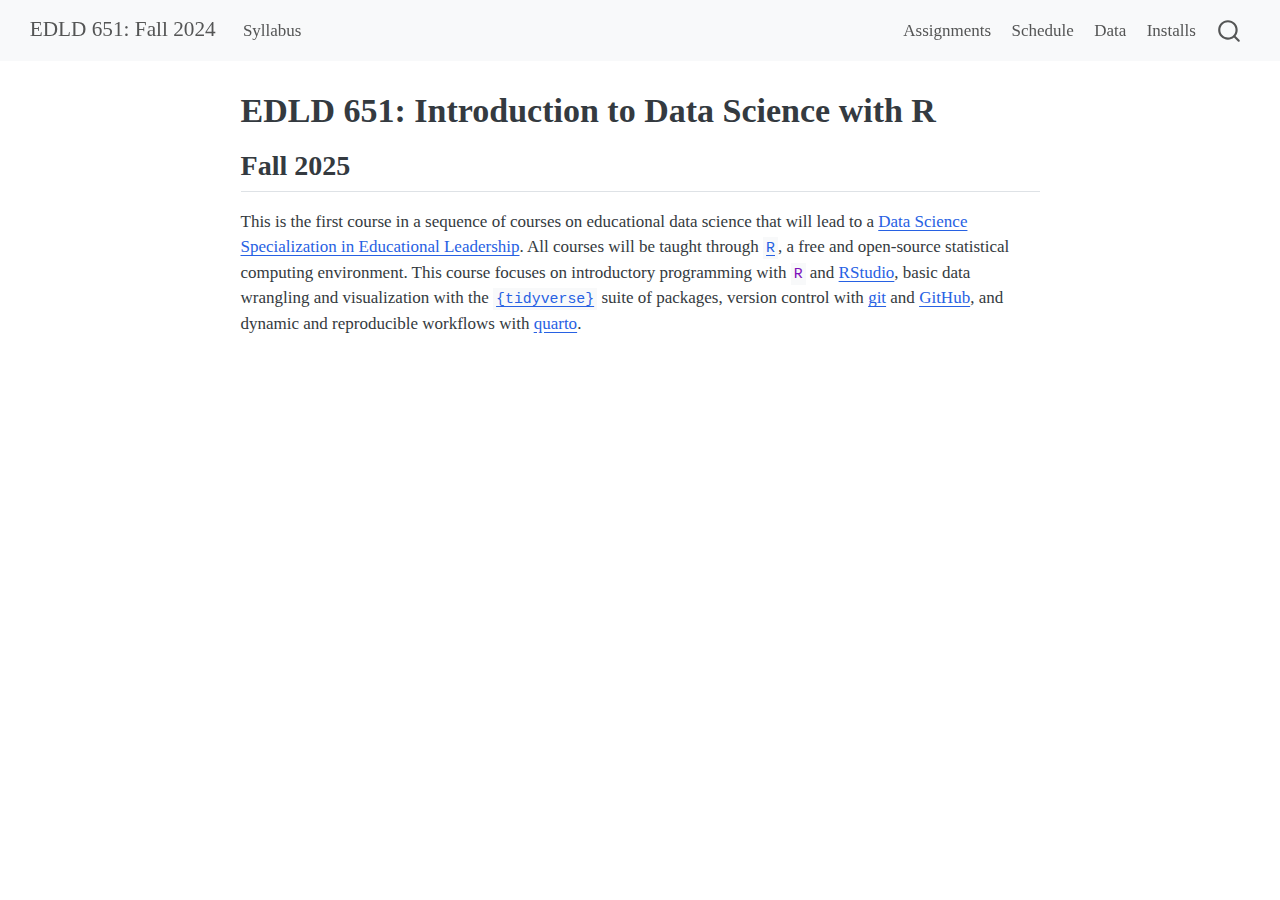
<file: docs/index.html>
<!DOCTYPE html>
<html xmlns="http://www.w3.org/1999/xhtml" lang="en" xml:lang="en"><head>

<meta charset="utf-8">
<meta name="generator" content="quarto-1.6.42">

<meta name="viewport" content="width=device-width, initial-scale=1.0, user-scalable=yes">


<title>EDLD 651: Introduction to Data Science with R – EDLD 651: Fall 2024</title>
<style>
code{white-space: pre-wrap;}
span.smallcaps{font-variant: small-caps;}
div.columns{display: flex; gap: min(4vw, 1.5em);}
div.column{flex: auto; overflow-x: auto;}
div.hanging-indent{margin-left: 1.5em; text-indent: -1.5em;}
ul.task-list{list-style: none;}
ul.task-list li input[type="checkbox"] {
  width: 0.8em;
  margin: 0 0.8em 0.2em -1em; /* quarto-specific, see https://github.com/quarto-dev/quarto-cli/issues/4556 */ 
  vertical-align: middle;
}
</style>


<script src="site_libs/quarto-nav/quarto-nav.js"></script>
<script src="site_libs/quarto-nav/headroom.min.js"></script>
<script src="site_libs/clipboard/clipboard.min.js"></script>
<script src="site_libs/quarto-search/autocomplete.umd.js"></script>
<script src="site_libs/quarto-search/fuse.min.js"></script>
<script src="site_libs/quarto-search/quarto-search.js"></script>
<meta name="quarto:offset" content="./">
<script src="site_libs/quarto-html/quarto.js"></script>
<script src="site_libs/quarto-html/popper.min.js"></script>
<script src="site_libs/quarto-html/tippy.umd.min.js"></script>
<script src="site_libs/quarto-html/anchor.min.js"></script>
<link href="site_libs/quarto-html/tippy.css" rel="stylesheet">
<link href="site_libs/quarto-html/quarto-syntax-highlighting-2f5df379a58b258e96c21c0638c20c03.css" rel="stylesheet" id="quarto-text-highlighting-styles">
<script src="site_libs/bootstrap/bootstrap.min.js"></script>
<link href="site_libs/bootstrap/bootstrap-icons.css" rel="stylesheet">
<link href="site_libs/bootstrap/bootstrap-f7cba634bc314294154c50bacca5a5e7.min.css" rel="stylesheet" append-hash="true" id="quarto-bootstrap" data-mode="light">
<script id="quarto-search-options" type="application/json">{
  "location": "navbar",
  "copy-button": false,
  "collapse-after": 3,
  "panel-placement": "end",
  "type": "overlay",
  "limit": 50,
  "keyboard-shortcut": [
    "f",
    "/",
    "s"
  ],
  "show-item-context": false,
  "language": {
    "search-no-results-text": "No results",
    "search-matching-documents-text": "matching documents",
    "search-copy-link-title": "Copy link to search",
    "search-hide-matches-text": "Hide additional matches",
    "search-more-match-text": "more match in this document",
    "search-more-matches-text": "more matches in this document",
    "search-clear-button-title": "Clear",
    "search-text-placeholder": "",
    "search-detached-cancel-button-title": "Cancel",
    "search-submit-button-title": "Submit",
    "search-label": "Search"
  }
}</script>


<link rel="stylesheet" href="styles.css">
</head>

<body class="nav-fixed fullcontent">

<div id="quarto-search-results"></div>
  <header id="quarto-header" class="headroom fixed-top">
    <nav class="navbar navbar-expand-lg " data-bs-theme="dark">
      <div class="navbar-container container-fluid">
      <div class="navbar-brand-container mx-auto">
    <a class="navbar-brand" href="./index.html">
    <span class="navbar-title">EDLD 651: Fall 2024</span>
    </a>
  </div>
            <div id="quarto-search" class="" title="Search"></div>
          <button class="navbar-toggler" type="button" data-bs-toggle="collapse" data-bs-target="#navbarCollapse" aria-controls="navbarCollapse" role="menu" aria-expanded="false" aria-label="Toggle navigation" onclick="if (window.quartoToggleHeadroom) { window.quartoToggleHeadroom(); }">
  <span class="navbar-toggler-icon"></span>
</button>
          <div class="collapse navbar-collapse" id="navbarCollapse">
            <ul class="navbar-nav navbar-nav-scroll me-auto">
  <li class="nav-item">
    <a class="nav-link" href="./syllabus.html"> 
<span class="menu-text">Syllabus</span></a>
  </li>  
</ul>
            <ul class="navbar-nav navbar-nav-scroll ms-auto">
  <li class="nav-item">
    <a class="nav-link" href="./assignments.html"> 
<span class="menu-text">Assignments</span></a>
  </li>  
  <li class="nav-item">
    <a class="nav-link" href="./schedule.html"> 
<span class="menu-text">Schedule</span></a>
  </li>  
  <li class="nav-item">
    <a class="nav-link" href="./data_list.html"> 
<span class="menu-text">Data</span></a>
  </li>  
  <li class="nav-item">
    <a class="nav-link" href="./installs.html"> 
<span class="menu-text">Installs</span></a>
  </li>  
</ul>
          </div> <!-- /navcollapse -->
            <div class="quarto-navbar-tools">
</div>
      </div> <!-- /container-fluid -->
    </nav>
</header>
<!-- content -->
<div id="quarto-content" class="quarto-container page-columns page-rows-contents page-layout-article page-navbar">
<!-- sidebar -->
<!-- margin-sidebar -->
    
<!-- main -->
<main class="content" id="quarto-document-content">

<header id="title-block-header" class="quarto-title-block default">
<div class="quarto-title">
<h1 class="title">EDLD 651: Introduction to Data Science with R</h1>
</div>



<div class="quarto-title-meta">

    
  
    
  </div>
  


</header>


<section id="fall-2025" class="level2">
<h2 class="anchored" data-anchor-id="fall-2025">Fall 2025</h2>
<p>This is the first course in a sequence of courses on educational data science that will lead to a <a href="https://education.uoregon.edu/data-science-specialization-educational-leadership">Data Science Specialization in Educational Leadership</a>. All courses will be taught through <a href="https://cran.r-project.org/"><code>R</code></a>, a free and open-source statistical computing environment. This course focuses on introductory programming with <code>R</code> and <a href="https://posit.co/products/open-source/rstudio/">RStudio</a>, basic data wrangling and visualization with the <a href="https://www.tidyverse.org/"><code>{tidyverse}</code></a> suite of packages, version control with <a href="https://git-scm.com/">git</a> and <a href="https://github.com/">GitHub</a>, and dynamic and reproducible workflows with <a href="https://quarto.org/">quarto</a>.</p>


</section>

</main> <!-- /main -->
<script id="quarto-html-after-body" type="application/javascript">
window.document.addEventListener("DOMContentLoaded", function (event) {
  const toggleBodyColorMode = (bsSheetEl) => {
    const mode = bsSheetEl.getAttribute("data-mode");
    const bodyEl = window.document.querySelector("body");
    if (mode === "dark") {
      bodyEl.classList.add("quarto-dark");
      bodyEl.classList.remove("quarto-light");
    } else {
      bodyEl.classList.add("quarto-light");
      bodyEl.classList.remove("quarto-dark");
    }
  }
  const toggleBodyColorPrimary = () => {
    const bsSheetEl = window.document.querySelector("link#quarto-bootstrap");
    if (bsSheetEl) {
      toggleBodyColorMode(bsSheetEl);
    }
  }
  toggleBodyColorPrimary();  
  const icon = "";
  const anchorJS = new window.AnchorJS();
  anchorJS.options = {
    placement: 'right',
    icon: icon
  };
  anchorJS.add('.anchored');
  const isCodeAnnotation = (el) => {
    for (const clz of el.classList) {
      if (clz.startsWith('code-annotation-')) {                     
        return true;
      }
    }
    return false;
  }
  const onCopySuccess = function(e) {
    // button target
    const button = e.trigger;
    // don't keep focus
    button.blur();
    // flash "checked"
    button.classList.add('code-copy-button-checked');
    var currentTitle = button.getAttribute("title");
    button.setAttribute("title", "Copied!");
    let tooltip;
    if (window.bootstrap) {
      button.setAttribute("data-bs-toggle", "tooltip");
      button.setAttribute("data-bs-placement", "left");
      button.setAttribute("data-bs-title", "Copied!");
      tooltip = new bootstrap.Tooltip(button, 
        { trigger: "manual", 
          customClass: "code-copy-button-tooltip",
          offset: [0, -8]});
      tooltip.show();    
    }
    setTimeout(function() {
      if (tooltip) {
        tooltip.hide();
        button.removeAttribute("data-bs-title");
        button.removeAttribute("data-bs-toggle");
        button.removeAttribute("data-bs-placement");
      }
      button.setAttribute("title", currentTitle);
      button.classList.remove('code-copy-button-checked');
    }, 1000);
    // clear code selection
    e.clearSelection();
  }
  const getTextToCopy = function(trigger) {
      const codeEl = trigger.previousElementSibling.cloneNode(true);
      for (const childEl of codeEl.children) {
        if (isCodeAnnotation(childEl)) {
          childEl.remove();
        }
      }
      return codeEl.innerText;
  }
  const clipboard = new window.ClipboardJS('.code-copy-button:not([data-in-quarto-modal])', {
    text: getTextToCopy
  });
  clipboard.on('success', onCopySuccess);
  if (window.document.getElementById('quarto-embedded-source-code-modal')) {
    const clipboardModal = new window.ClipboardJS('.code-copy-button[data-in-quarto-modal]', {
      text: getTextToCopy,
      container: window.document.getElementById('quarto-embedded-source-code-modal')
    });
    clipboardModal.on('success', onCopySuccess);
  }
    var localhostRegex = new RegExp(/^(?:http|https):\/\/localhost\:?[0-9]*\//);
    var mailtoRegex = new RegExp(/^mailto:/);
      var filterRegex = new RegExp('/' + window.location.host + '/');
    var isInternal = (href) => {
        return filterRegex.test(href) || localhostRegex.test(href) || mailtoRegex.test(href);
    }
    // Inspect non-navigation links and adorn them if external
 	var links = window.document.querySelectorAll('a[href]:not(.nav-link):not(.navbar-brand):not(.toc-action):not(.sidebar-link):not(.sidebar-item-toggle):not(.pagination-link):not(.no-external):not([aria-hidden]):not(.dropdown-item):not(.quarto-navigation-tool):not(.about-link)');
    for (var i=0; i<links.length; i++) {
      const link = links[i];
      if (!isInternal(link.href)) {
        // undo the damage that might have been done by quarto-nav.js in the case of
        // links that we want to consider external
        if (link.dataset.originalHref !== undefined) {
          link.href = link.dataset.originalHref;
        }
      }
    }
  function tippyHover(el, contentFn, onTriggerFn, onUntriggerFn) {
    const config = {
      allowHTML: true,
      maxWidth: 500,
      delay: 100,
      arrow: false,
      appendTo: function(el) {
          return el.parentElement;
      },
      interactive: true,
      interactiveBorder: 10,
      theme: 'quarto',
      placement: 'bottom-start',
    };
    if (contentFn) {
      config.content = contentFn;
    }
    if (onTriggerFn) {
      config.onTrigger = onTriggerFn;
    }
    if (onUntriggerFn) {
      config.onUntrigger = onUntriggerFn;
    }
    window.tippy(el, config); 
  }
  const noterefs = window.document.querySelectorAll('a[role="doc-noteref"]');
  for (var i=0; i<noterefs.length; i++) {
    const ref = noterefs[i];
    tippyHover(ref, function() {
      // use id or data attribute instead here
      let href = ref.getAttribute('data-footnote-href') || ref.getAttribute('href');
      try { href = new URL(href).hash; } catch {}
      const id = href.replace(/^#\/?/, "");
      const note = window.document.getElementById(id);
      if (note) {
        return note.innerHTML;
      } else {
        return "";
      }
    });
  }
  const xrefs = window.document.querySelectorAll('a.quarto-xref');
  const processXRef = (id, note) => {
    // Strip column container classes
    const stripColumnClz = (el) => {
      el.classList.remove("page-full", "page-columns");
      if (el.children) {
        for (const child of el.children) {
          stripColumnClz(child);
        }
      }
    }
    stripColumnClz(note)
    if (id === null || id.startsWith('sec-')) {
      // Special case sections, only their first couple elements
      const container = document.createElement("div");
      if (note.children && note.children.length > 2) {
        container.appendChild(note.children[0].cloneNode(true));
        for (let i = 1; i < note.children.length; i++) {
          const child = note.children[i];
          if (child.tagName === "P" && child.innerText === "") {
            continue;
          } else {
            container.appendChild(child.cloneNode(true));
            break;
          }
        }
        if (window.Quarto?.typesetMath) {
          window.Quarto.typesetMath(container);
        }
        return container.innerHTML
      } else {
        if (window.Quarto?.typesetMath) {
          window.Quarto.typesetMath(note);
        }
        return note.innerHTML;
      }
    } else {
      // Remove any anchor links if they are present
      const anchorLink = note.querySelector('a.anchorjs-link');
      if (anchorLink) {
        anchorLink.remove();
      }
      if (window.Quarto?.typesetMath) {
        window.Quarto.typesetMath(note);
      }
      if (note.classList.contains("callout")) {
        return note.outerHTML;
      } else {
        return note.innerHTML;
      }
    }
  }
  for (var i=0; i<xrefs.length; i++) {
    const xref = xrefs[i];
    tippyHover(xref, undefined, function(instance) {
      instance.disable();
      let url = xref.getAttribute('href');
      let hash = undefined; 
      if (url.startsWith('#')) {
        hash = url;
      } else {
        try { hash = new URL(url).hash; } catch {}
      }
      if (hash) {
        const id = hash.replace(/^#\/?/, "");
        const note = window.document.getElementById(id);
        if (note !== null) {
          try {
            const html = processXRef(id, note.cloneNode(true));
            instance.setContent(html);
          } finally {
            instance.enable();
            instance.show();
          }
        } else {
          // See if we can fetch this
          fetch(url.split('#')[0])
          .then(res => res.text())
          .then(html => {
            const parser = new DOMParser();
            const htmlDoc = parser.parseFromString(html, "text/html");
            const note = htmlDoc.getElementById(id);
            if (note !== null) {
              const html = processXRef(id, note);
              instance.setContent(html);
            } 
          }).finally(() => {
            instance.enable();
            instance.show();
          });
        }
      } else {
        // See if we can fetch a full url (with no hash to target)
        // This is a special case and we should probably do some content thinning / targeting
        fetch(url)
        .then(res => res.text())
        .then(html => {
          const parser = new DOMParser();
          const htmlDoc = parser.parseFromString(html, "text/html");
          const note = htmlDoc.querySelector('main.content');
          if (note !== null) {
            // This should only happen for chapter cross references
            // (since there is no id in the URL)
            // remove the first header
            if (note.children.length > 0 && note.children[0].tagName === "HEADER") {
              note.children[0].remove();
            }
            const html = processXRef(null, note);
            instance.setContent(html);
          } 
        }).finally(() => {
          instance.enable();
          instance.show();
        });
      }
    }, function(instance) {
    });
  }
      let selectedAnnoteEl;
      const selectorForAnnotation = ( cell, annotation) => {
        let cellAttr = 'data-code-cell="' + cell + '"';
        let lineAttr = 'data-code-annotation="' +  annotation + '"';
        const selector = 'span[' + cellAttr + '][' + lineAttr + ']';
        return selector;
      }
      const selectCodeLines = (annoteEl) => {
        const doc = window.document;
        const targetCell = annoteEl.getAttribute("data-target-cell");
        const targetAnnotation = annoteEl.getAttribute("data-target-annotation");
        const annoteSpan = window.document.querySelector(selectorForAnnotation(targetCell, targetAnnotation));
        const lines = annoteSpan.getAttribute("data-code-lines").split(",");
        const lineIds = lines.map((line) => {
          return targetCell + "-" + line;
        })
        let top = null;
        let height = null;
        let parent = null;
        if (lineIds.length > 0) {
            //compute the position of the single el (top and bottom and make a div)
            const el = window.document.getElementById(lineIds[0]);
            top = el.offsetTop;
            height = el.offsetHeight;
            parent = el.parentElement.parentElement;
          if (lineIds.length > 1) {
            const lastEl = window.document.getElementById(lineIds[lineIds.length - 1]);
            const bottom = lastEl.offsetTop + lastEl.offsetHeight;
            height = bottom - top;
          }
          if (top !== null && height !== null && parent !== null) {
            // cook up a div (if necessary) and position it 
            let div = window.document.getElementById("code-annotation-line-highlight");
            if (div === null) {
              div = window.document.createElement("div");
              div.setAttribute("id", "code-annotation-line-highlight");
              div.style.position = 'absolute';
              parent.appendChild(div);
            }
            div.style.top = top - 2 + "px";
            div.style.height = height + 4 + "px";
            div.style.left = 0;
            let gutterDiv = window.document.getElementById("code-annotation-line-highlight-gutter");
            if (gutterDiv === null) {
              gutterDiv = window.document.createElement("div");
              gutterDiv.setAttribute("id", "code-annotation-line-highlight-gutter");
              gutterDiv.style.position = 'absolute';
              const codeCell = window.document.getElementById(targetCell);
              const gutter = codeCell.querySelector('.code-annotation-gutter');
              gutter.appendChild(gutterDiv);
            }
            gutterDiv.style.top = top - 2 + "px";
            gutterDiv.style.height = height + 4 + "px";
          }
          selectedAnnoteEl = annoteEl;
        }
      };
      const unselectCodeLines = () => {
        const elementsIds = ["code-annotation-line-highlight", "code-annotation-line-highlight-gutter"];
        elementsIds.forEach((elId) => {
          const div = window.document.getElementById(elId);
          if (div) {
            div.remove();
          }
        });
        selectedAnnoteEl = undefined;
      };
        // Handle positioning of the toggle
    window.addEventListener(
      "resize",
      throttle(() => {
        elRect = undefined;
        if (selectedAnnoteEl) {
          selectCodeLines(selectedAnnoteEl);
        }
      }, 10)
    );
    function throttle(fn, ms) {
    let throttle = false;
    let timer;
      return (...args) => {
        if(!throttle) { // first call gets through
            fn.apply(this, args);
            throttle = true;
        } else { // all the others get throttled
            if(timer) clearTimeout(timer); // cancel #2
            timer = setTimeout(() => {
              fn.apply(this, args);
              timer = throttle = false;
            }, ms);
        }
      };
    }
      // Attach click handler to the DT
      const annoteDls = window.document.querySelectorAll('dt[data-target-cell]');
      for (const annoteDlNode of annoteDls) {
        annoteDlNode.addEventListener('click', (event) => {
          const clickedEl = event.target;
          if (clickedEl !== selectedAnnoteEl) {
            unselectCodeLines();
            const activeEl = window.document.querySelector('dt[data-target-cell].code-annotation-active');
            if (activeEl) {
              activeEl.classList.remove('code-annotation-active');
            }
            selectCodeLines(clickedEl);
            clickedEl.classList.add('code-annotation-active');
          } else {
            // Unselect the line
            unselectCodeLines();
            clickedEl.classList.remove('code-annotation-active');
          }
        });
      }
  const findCites = (el) => {
    const parentEl = el.parentElement;
    if (parentEl) {
      const cites = parentEl.dataset.cites;
      if (cites) {
        return {
          el,
          cites: cites.split(' ')
        };
      } else {
        return findCites(el.parentElement)
      }
    } else {
      return undefined;
    }
  };
  var bibliorefs = window.document.querySelectorAll('a[role="doc-biblioref"]');
  for (var i=0; i<bibliorefs.length; i++) {
    const ref = bibliorefs[i];
    const citeInfo = findCites(ref);
    if (citeInfo) {
      tippyHover(citeInfo.el, function() {
        var popup = window.document.createElement('div');
        citeInfo.cites.forEach(function(cite) {
          var citeDiv = window.document.createElement('div');
          citeDiv.classList.add('hanging-indent');
          citeDiv.classList.add('csl-entry');
          var biblioDiv = window.document.getElementById('ref-' + cite);
          if (biblioDiv) {
            citeDiv.innerHTML = biblioDiv.innerHTML;
          }
          popup.appendChild(citeDiv);
        });
        return popup.innerHTML;
      });
    }
  }
});
</script>
</div> <!-- /content -->




</body></html>
</file>
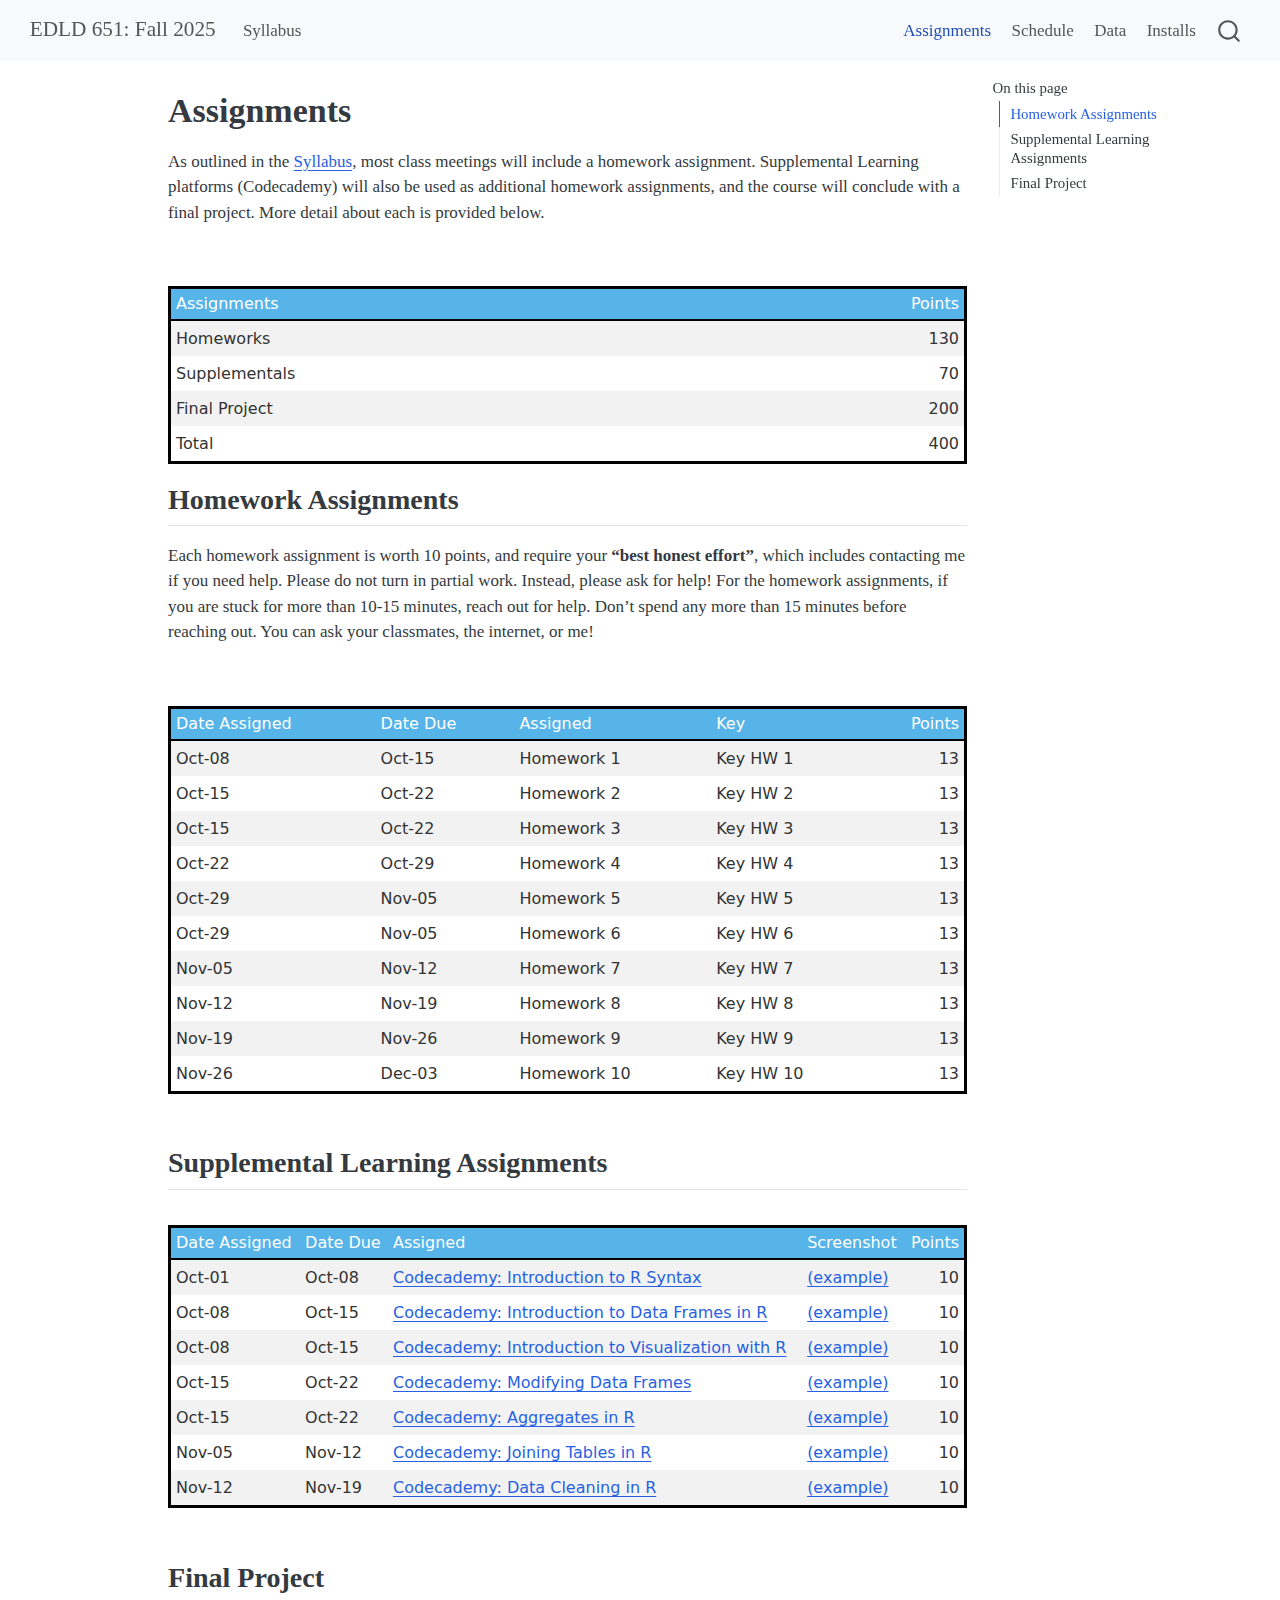
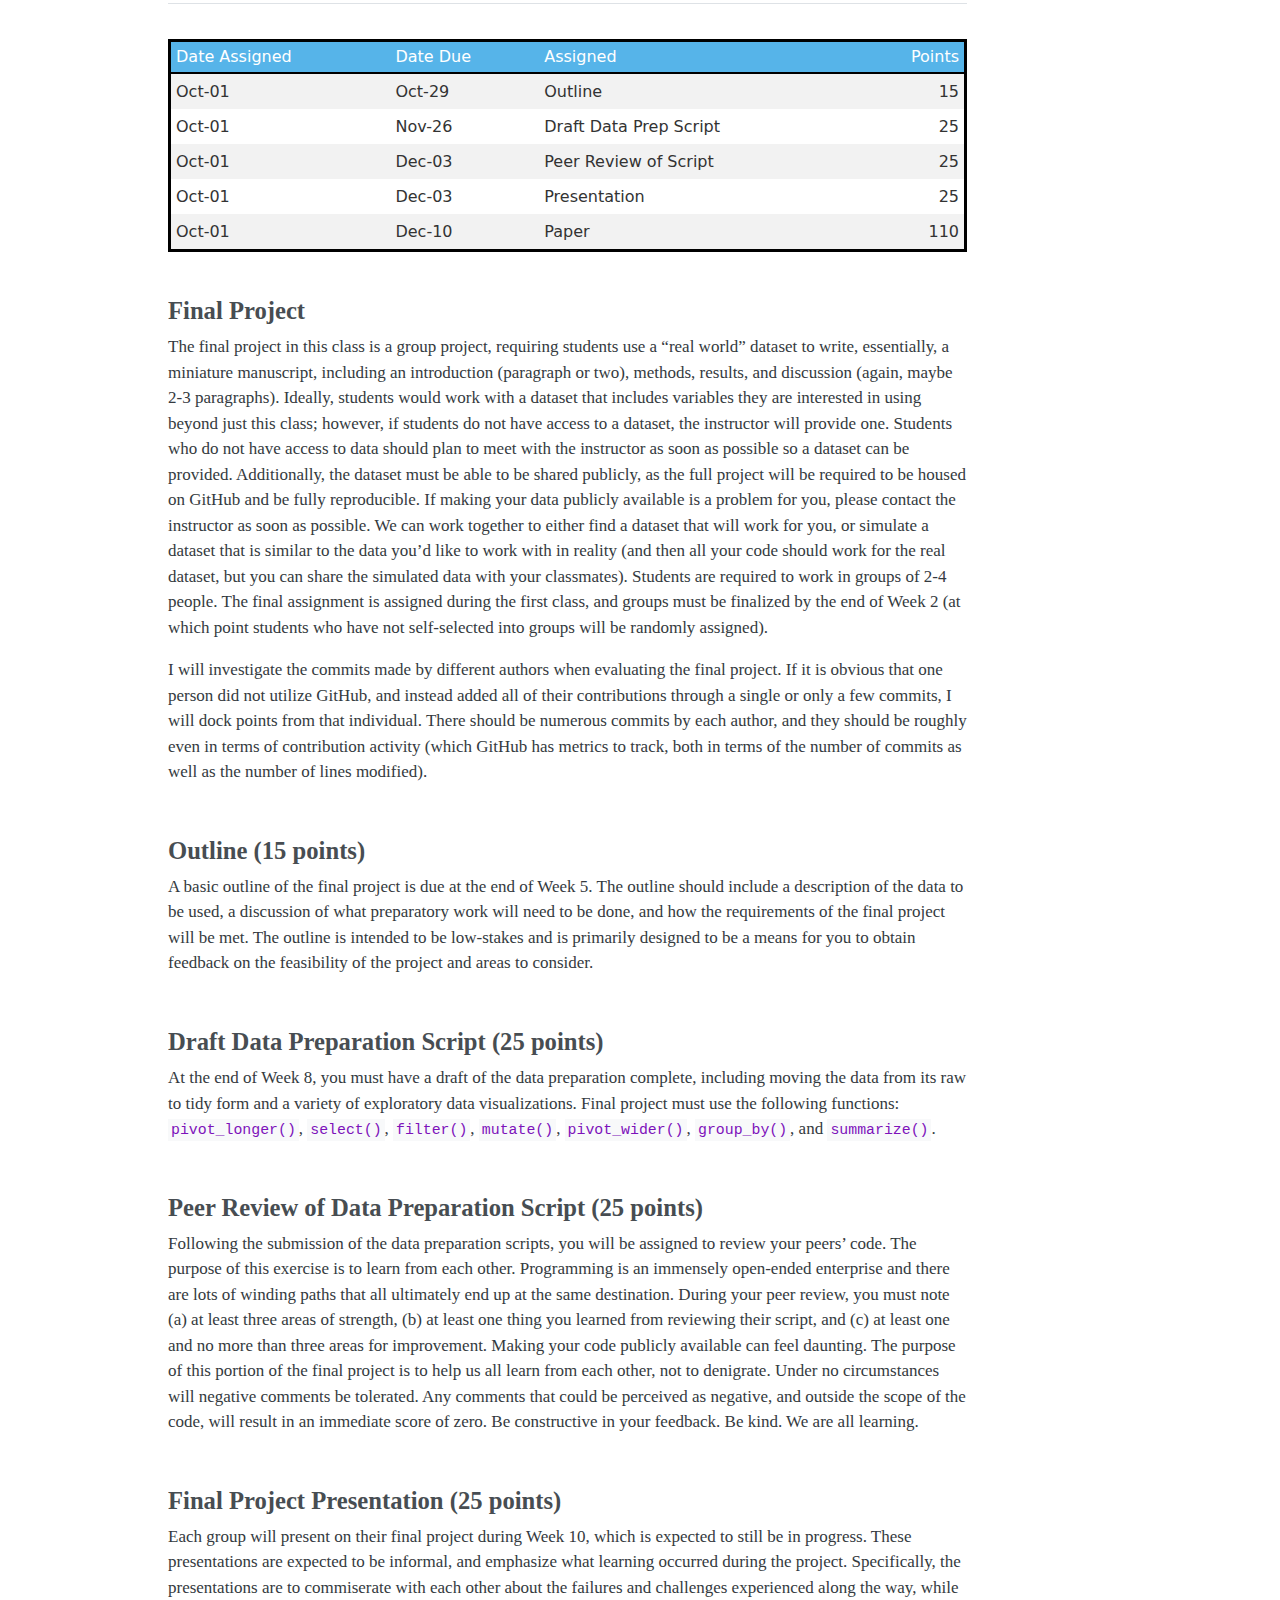
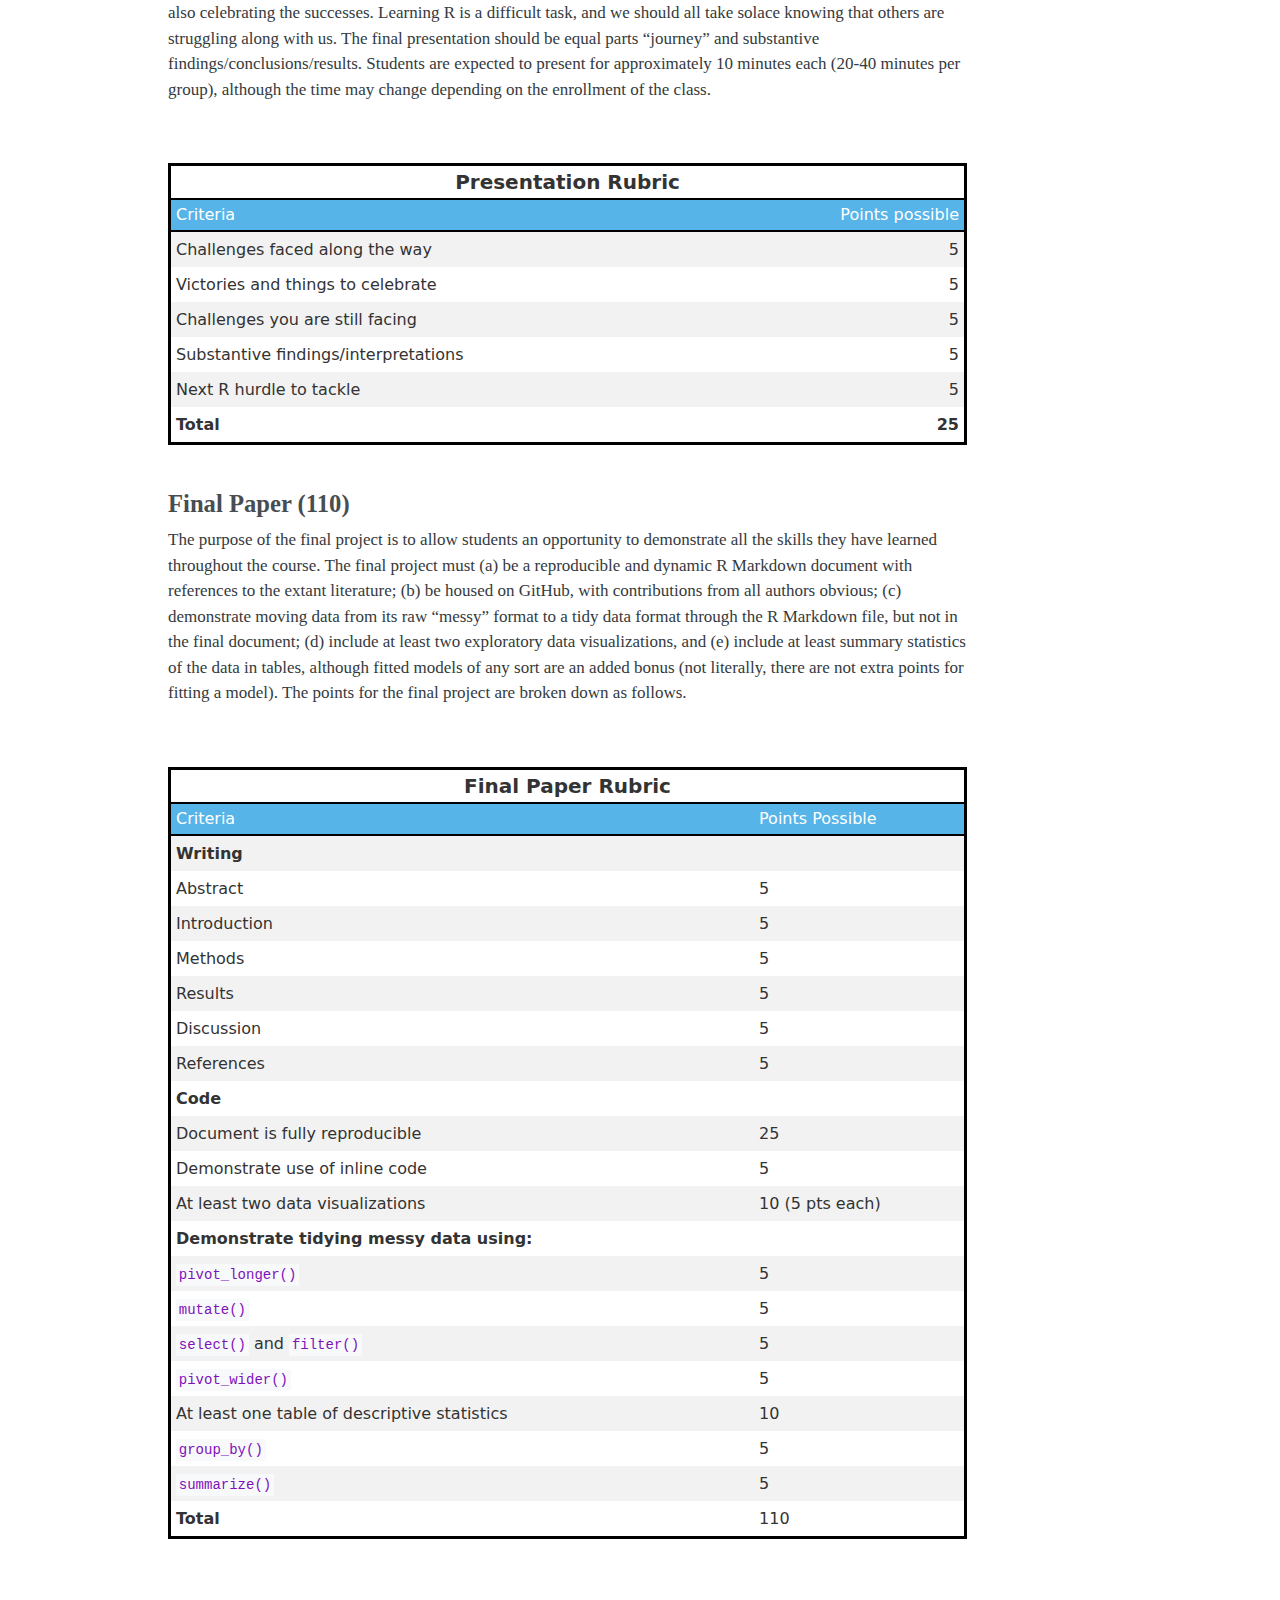
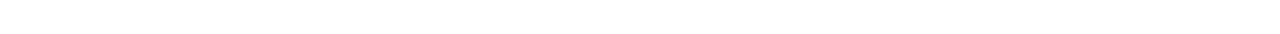
<file: docs/assignments.html>
<!DOCTYPE html>
<html xmlns="http://www.w3.org/1999/xhtml" lang="en" xml:lang="en"><head>

<meta charset="utf-8">
<meta name="generator" content="quarto-1.6.42">

<meta name="viewport" content="width=device-width, initial-scale=1.0, user-scalable=yes">


<title>Assignments – EDLD 651: Fall 2025</title>
<style>
code{white-space: pre-wrap;}
span.smallcaps{font-variant: small-caps;}
div.columns{display: flex; gap: min(4vw, 1.5em);}
div.column{flex: auto; overflow-x: auto;}
div.hanging-indent{margin-left: 1.5em; text-indent: -1.5em;}
ul.task-list{list-style: none;}
ul.task-list li input[type="checkbox"] {
  width: 0.8em;
  margin: 0 0.8em 0.2em -1em; /* quarto-specific, see https://github.com/quarto-dev/quarto-cli/issues/4556 */ 
  vertical-align: middle;
}
</style>


<script src="site_libs/quarto-nav/quarto-nav.js"></script>
<script src="site_libs/quarto-nav/headroom.min.js"></script>
<script src="site_libs/clipboard/clipboard.min.js"></script>
<script src="site_libs/quarto-search/autocomplete.umd.js"></script>
<script src="site_libs/quarto-search/fuse.min.js"></script>
<script src="site_libs/quarto-search/quarto-search.js"></script>
<meta name="quarto:offset" content="./">
<script src="site_libs/quarto-html/quarto.js"></script>
<script src="site_libs/quarto-html/popper.min.js"></script>
<script src="site_libs/quarto-html/tippy.umd.min.js"></script>
<script src="site_libs/quarto-html/anchor.min.js"></script>
<link href="site_libs/quarto-html/tippy.css" rel="stylesheet">
<link href="site_libs/quarto-html/quarto-syntax-highlighting-2f5df379a58b258e96c21c0638c20c03.css" rel="stylesheet" id="quarto-text-highlighting-styles">
<script src="site_libs/bootstrap/bootstrap.min.js"></script>
<link href="site_libs/bootstrap/bootstrap-icons.css" rel="stylesheet">
<link href="site_libs/bootstrap/bootstrap-f7cba634bc314294154c50bacca5a5e7.min.css" rel="stylesheet" append-hash="true" id="quarto-bootstrap" data-mode="light">
<script id="quarto-search-options" type="application/json">{
  "location": "navbar",
  "copy-button": false,
  "collapse-after": 3,
  "panel-placement": "end",
  "type": "overlay",
  "limit": 50,
  "keyboard-shortcut": [
    "f",
    "/",
    "s"
  ],
  "show-item-context": false,
  "language": {
    "search-no-results-text": "No results",
    "search-matching-documents-text": "matching documents",
    "search-copy-link-title": "Copy link to search",
    "search-hide-matches-text": "Hide additional matches",
    "search-more-match-text": "more match in this document",
    "search-more-matches-text": "more matches in this document",
    "search-clear-button-title": "Clear",
    "search-text-placeholder": "",
    "search-detached-cancel-button-title": "Cancel",
    "search-submit-button-title": "Submit",
    "search-label": "Search"
  }
}</script>


<link rel="stylesheet" href="styles.css">
</head>

<body class="nav-fixed">

<div id="quarto-search-results"></div>
  <header id="quarto-header" class="headroom fixed-top">
    <nav class="navbar navbar-expand-lg " data-bs-theme="dark">
      <div class="navbar-container container-fluid">
      <div class="navbar-brand-container mx-auto">
    <a class="navbar-brand" href="./index.html">
    <span class="navbar-title">EDLD 651: Fall 2025</span>
    </a>
  </div>
            <div id="quarto-search" class="" title="Search"></div>
          <button class="navbar-toggler" type="button" data-bs-toggle="collapse" data-bs-target="#navbarCollapse" aria-controls="navbarCollapse" role="menu" aria-expanded="false" aria-label="Toggle navigation" onclick="if (window.quartoToggleHeadroom) { window.quartoToggleHeadroom(); }">
  <span class="navbar-toggler-icon"></span>
</button>
          <div class="collapse navbar-collapse" id="navbarCollapse">
            <ul class="navbar-nav navbar-nav-scroll me-auto">
  <li class="nav-item">
    <a class="nav-link" href="./syllabus.html"> 
<span class="menu-text">Syllabus</span></a>
  </li>  
</ul>
            <ul class="navbar-nav navbar-nav-scroll ms-auto">
  <li class="nav-item">
    <a class="nav-link active" href="./assignments.html" aria-current="page"> 
<span class="menu-text">Assignments</span></a>
  </li>  
  <li class="nav-item">
    <a class="nav-link" href="./schedule.html"> 
<span class="menu-text">Schedule</span></a>
  </li>  
  <li class="nav-item">
    <a class="nav-link" href="./data_list.html"> 
<span class="menu-text">Data</span></a>
  </li>  
  <li class="nav-item">
    <a class="nav-link" href="./installs.html"> 
<span class="menu-text">Installs</span></a>
  </li>  
</ul>
          </div> <!-- /navcollapse -->
            <div class="quarto-navbar-tools">
</div>
      </div> <!-- /container-fluid -->
    </nav>
</header>
<!-- content -->
<div id="quarto-content" class="quarto-container page-columns page-rows-contents page-layout-article page-navbar">
<!-- sidebar -->
<!-- margin-sidebar -->
    <div id="quarto-margin-sidebar" class="sidebar margin-sidebar">
        <nav id="TOC" role="doc-toc" class="toc-active">
    <h2 id="toc-title">On this page</h2>
   
  <ul>
  <li><a href="#homework-assignments" id="toc-homework-assignments" class="nav-link active" data-scroll-target="#homework-assignments">Homework Assignments</a></li>
  <li><a href="#supplemental-learning-assignments" id="toc-supplemental-learning-assignments" class="nav-link" data-scroll-target="#supplemental-learning-assignments">Supplemental Learning Assignments</a></li>
  <li><a href="#final-project" id="toc-final-project" class="nav-link" data-scroll-target="#final-project">Final Project</a>
  <ul class="collapse">
  <li><a href="#final-project-1" id="toc-final-project-1" class="nav-link" data-scroll-target="#final-project-1">Final Project</a></li>
  <li><a href="#outline-15-points" id="toc-outline-15-points" class="nav-link" data-scroll-target="#outline-15-points">Outline (15 points)</a></li>
  <li><a href="#draft-data-preparation-script-25-points" id="toc-draft-data-preparation-script-25-points" class="nav-link" data-scroll-target="#draft-data-preparation-script-25-points">Draft Data Preparation Script (25 points)</a></li>
  <li><a href="#peer-review-of-data-preparation-script-25-points" id="toc-peer-review-of-data-preparation-script-25-points" class="nav-link" data-scroll-target="#peer-review-of-data-preparation-script-25-points">Peer Review of Data Preparation Script (25 points)</a></li>
  <li><a href="#final-project-presentation-25-points" id="toc-final-project-presentation-25-points" class="nav-link" data-scroll-target="#final-project-presentation-25-points">Final Project Presentation (25 points)</a></li>
  <li><a href="#final-paper-110" id="toc-final-paper-110" class="nav-link" data-scroll-target="#final-paper-110">Final Paper (110)</a></li>
  </ul></li>
  </ul>
</nav>
    </div>
<!-- main -->
<main class="content" id="quarto-document-content">

<header id="title-block-header" class="quarto-title-block default">
<div class="quarto-title">
<h1 class="title">Assignments</h1>
</div>



<div class="quarto-title-meta">

    
  
    
  </div>
  


</header>


<p>As outlined in the <a href="./syllabus.html">Syllabus</a>, most class meetings will include a homework assignment. Supplemental Learning platforms (Codecademy) will also be used as additional homework assignments, and the course will conclude with a final project. More detail about each is provided below. <br> <br></p>
<div class="cell">
<div class="cell-output-display">
<div id="czenzvohoy" style="padding-left:0px;padding-right:0px;padding-top:10px;padding-bottom:10px;overflow-x:auto;overflow-y:auto;width:100%;height:auto;">
<style>#czenzvohoy table {
  font-family: system-ui, 'Segoe UI', Roboto, Helvetica, Arial, sans-serif, 'Apple Color Emoji', 'Segoe UI Emoji', 'Segoe UI Symbol', 'Noto Color Emoji';
  -webkit-font-smoothing: antialiased;
  -moz-osx-font-smoothing: grayscale;
}

#czenzvohoy thead, #czenzvohoy tbody, #czenzvohoy tfoot, #czenzvohoy tr, #czenzvohoy td, #czenzvohoy th {
  border-style: none;
}

#czenzvohoy p {
  margin: 0;
  padding: 0;
}

#czenzvohoy .gt_table {
  display: table;
  border-collapse: collapse;
  line-height: normal;
  margin-left: auto;
  margin-right: auto;
  color: #333333;
  font-size: 16px;
  font-weight: normal;
  font-style: normal;
  background-color: #FFFFFF;
  width: 100%;
  border-top-style: solid;
  border-top-width: 3px;
  border-top-color: #000000;
  border-right-style: solid;
  border-right-width: 3px;
  border-right-color: #000000;
  border-bottom-style: solid;
  border-bottom-width: 3px;
  border-bottom-color: #000000;
  border-left-style: solid;
  border-left-width: 3px;
  border-left-color: #000000;
}

#czenzvohoy .gt_caption {
  padding-top: 4px;
  padding-bottom: 4px;
}

#czenzvohoy .gt_title {
  color: #333333;
  font-size: 125%;
  font-weight: initial;
  padding-top: 4px;
  padding-bottom: 4px;
  padding-left: 5px;
  padding-right: 5px;
  border-bottom-color: #FFFFFF;
  border-bottom-width: 0;
}

#czenzvohoy .gt_subtitle {
  color: #333333;
  font-size: 85%;
  font-weight: initial;
  padding-top: 3px;
  padding-bottom: 5px;
  padding-left: 5px;
  padding-right: 5px;
  border-top-color: #FFFFFF;
  border-top-width: 0;
}

#czenzvohoy .gt_heading {
  background-color: #FFFFFF;
  text-align: center;
  border-bottom-color: #FFFFFF;
  border-left-style: none;
  border-left-width: 1px;
  border-left-color: #D3D3D3;
  border-right-style: none;
  border-right-width: 1px;
  border-right-color: #D3D3D3;
}

#czenzvohoy .gt_bottom_border {
  border-bottom-style: solid;
  border-bottom-width: 2px;
  border-bottom-color: #000000;
}

#czenzvohoy .gt_col_headings {
  border-top-style: none;
  border-top-width: 2px;
  border-top-color: #000000;
  border-bottom-style: solid;
  border-bottom-width: 2px;
  border-bottom-color: #000000;
  border-left-style: none;
  border-left-width: 1px;
  border-left-color: #D3D3D3;
  border-right-style: none;
  border-right-width: 1px;
  border-right-color: #D3D3D3;
}

#czenzvohoy .gt_col_heading {
  color: #FFFFFF;
  background-color: #56B4E9;
  font-size: 100%;
  font-weight: normal;
  text-transform: inherit;
  border-left-style: none;
  border-left-width: 1px;
  border-left-color: #D3D3D3;
  border-right-style: none;
  border-right-width: 1px;
  border-right-color: #D3D3D3;
  vertical-align: bottom;
  padding-top: 5px;
  padding-bottom: 6px;
  padding-left: 5px;
  padding-right: 5px;
  overflow-x: hidden;
}

#czenzvohoy .gt_column_spanner_outer {
  color: #FFFFFF;
  background-color: #56B4E9;
  font-size: 100%;
  font-weight: normal;
  text-transform: inherit;
  padding-top: 0;
  padding-bottom: 0;
  padding-left: 4px;
  padding-right: 4px;
}

#czenzvohoy .gt_column_spanner_outer:first-child {
  padding-left: 0;
}

#czenzvohoy .gt_column_spanner_outer:last-child {
  padding-right: 0;
}

#czenzvohoy .gt_column_spanner {
  border-bottom-style: solid;
  border-bottom-width: 2px;
  border-bottom-color: #000000;
  vertical-align: bottom;
  padding-top: 5px;
  padding-bottom: 5px;
  overflow-x: hidden;
  display: inline-block;
  width: 100%;
}

#czenzvohoy .gt_spanner_row {
  border-bottom-style: hidden;
}

#czenzvohoy .gt_group_heading {
  padding-top: 8px;
  padding-bottom: 8px;
  padding-left: 5px;
  padding-right: 5px;
  color: #333333;
  background-color: #FFFFFF;
  font-size: 100%;
  font-weight: initial;
  text-transform: inherit;
  border-top-style: none;
  border-top-width: 2px;
  border-top-color: #D3D3D3;
  border-bottom-style: none;
  border-bottom-width: 2px;
  border-bottom-color: #D3D3D3;
  border-left-style: none;
  border-left-width: 1px;
  border-left-color: #D3D3D3;
  border-right-style: none;
  border-right-width: 1px;
  border-right-color: #D3D3D3;
  vertical-align: middle;
  text-align: left;
}

#czenzvohoy .gt_empty_group_heading {
  padding: 0.5px;
  color: #333333;
  background-color: #FFFFFF;
  font-size: 100%;
  font-weight: initial;
  border-top-style: none;
  border-top-width: 2px;
  border-top-color: #D3D3D3;
  border-bottom-style: none;
  border-bottom-width: 2px;
  border-bottom-color: #D3D3D3;
  vertical-align: middle;
}

#czenzvohoy .gt_from_md > :first-child {
  margin-top: 0;
}

#czenzvohoy .gt_from_md > :last-child {
  margin-bottom: 0;
}

#czenzvohoy .gt_row {
  padding-top: 8px;
  padding-bottom: 8px;
  padding-left: 5px;
  padding-right: 5px;
  margin: 10px;
  border-top-style: none;
  border-top-width: 1px;
  border-top-color: #000000;
  border-left-style: none;
  border-left-width: 1px;
  border-left-color: #D3D3D3;
  border-right-style: none;
  border-right-width: 1px;
  border-right-color: #D3D3D3;
  vertical-align: middle;
  overflow-x: hidden;
}

#czenzvohoy .gt_stub {
  color: #333333;
  background-color: #FFFFFF;
  font-size: 100%;
  font-weight: initial;
  text-transform: inherit;
  border-right-style: none;
  border-right-width: 2px;
  border-right-color: #D3D3D3;
  padding-left: 5px;
  padding-right: 5px;
}

#czenzvohoy .gt_stub_row_group {
  color: #333333;
  background-color: #FFFFFF;
  font-size: 100%;
  font-weight: initial;
  text-transform: inherit;
  border-right-style: none;
  border-right-width: 2px;
  border-right-color: #D3D3D3;
  padding-left: 5px;
  padding-right: 5px;
  vertical-align: top;
}

#czenzvohoy .gt_row_group_first td {
  border-top-width: 2px;
}

#czenzvohoy .gt_row_group_first th {
  border-top-width: 2px;
}

#czenzvohoy .gt_summary_row {
  color: #333333;
  background-color: #FFFFFF;
  text-transform: inherit;
  padding-top: 8px;
  padding-bottom: 8px;
  padding-left: 5px;
  padding-right: 5px;
}

#czenzvohoy .gt_first_summary_row {
  border-top-style: none;
  border-top-color: #D3D3D3;
}

#czenzvohoy .gt_first_summary_row.thick {
  border-top-width: 2px;
}

#czenzvohoy .gt_last_summary_row {
  padding-top: 8px;
  padding-bottom: 8px;
  padding-left: 5px;
  padding-right: 5px;
  border-bottom-style: none;
  border-bottom-width: 2px;
  border-bottom-color: #D3D3D3;
}

#czenzvohoy .gt_grand_summary_row {
  color: #333333;
  background-color: #FFFFFF;
  text-transform: inherit;
  padding-top: 8px;
  padding-bottom: 8px;
  padding-left: 5px;
  padding-right: 5px;
}

#czenzvohoy .gt_first_grand_summary_row {
  padding-top: 8px;
  padding-bottom: 8px;
  padding-left: 5px;
  padding-right: 5px;
  border-top-style: none;
  border-top-width: 6px;
  border-top-color: #D3D3D3;
}

#czenzvohoy .gt_last_grand_summary_row_top {
  padding-top: 8px;
  padding-bottom: 8px;
  padding-left: 5px;
  padding-right: 5px;
  border-bottom-style: none;
  border-bottom-width: 6px;
  border-bottom-color: #D3D3D3;
}

#czenzvohoy .gt_striped {
  background-color: rgba(128, 128, 128, 0.05);
}

#czenzvohoy .gt_table_body {
  border-top-style: solid;
  border-top-width: 2px;
  border-top-color: #000000;
  border-bottom-style: solid;
  border-bottom-width: 2px;
  border-bottom-color: #000000;
}

#czenzvohoy .gt_footnotes {
  color: #333333;
  background-color: #FFFFFF;
  border-bottom-style: none;
  border-bottom-width: 2px;
  border-bottom-color: #D3D3D3;
  border-left-style: none;
  border-left-width: 2px;
  border-left-color: #D3D3D3;
  border-right-style: none;
  border-right-width: 2px;
  border-right-color: #D3D3D3;
}

#czenzvohoy .gt_footnote {
  margin: 0px;
  font-size: 90%;
  padding-top: 4px;
  padding-bottom: 4px;
  padding-left: 5px;
  padding-right: 5px;
}

#czenzvohoy .gt_sourcenotes {
  color: #333333;
  background-color: #FFFFFF;
  border-bottom-style: none;
  border-bottom-width: 2px;
  border-bottom-color: #D3D3D3;
  border-left-style: none;
  border-left-width: 2px;
  border-left-color: #D3D3D3;
  border-right-style: none;
  border-right-width: 2px;
  border-right-color: #D3D3D3;
}

#czenzvohoy .gt_sourcenote {
  font-size: 90%;
  padding-top: 4px;
  padding-bottom: 4px;
  padding-left: 5px;
  padding-right: 5px;
}

#czenzvohoy .gt_left {
  text-align: left;
}

#czenzvohoy .gt_center {
  text-align: center;
}

#czenzvohoy .gt_right {
  text-align: right;
  font-variant-numeric: tabular-nums;
}

#czenzvohoy .gt_font_normal {
  font-weight: normal;
}

#czenzvohoy .gt_font_bold {
  font-weight: bold;
}

#czenzvohoy .gt_font_italic {
  font-style: italic;
}

#czenzvohoy .gt_super {
  font-size: 65%;
}

#czenzvohoy .gt_footnote_marks {
  font-size: 75%;
  vertical-align: 0.4em;
  position: initial;
}

#czenzvohoy .gt_asterisk {
  font-size: 100%;
  vertical-align: 0;
}

#czenzvohoy .gt_indent_1 {
  text-indent: 5px;
}

#czenzvohoy .gt_indent_2 {
  text-indent: 10px;
}

#czenzvohoy .gt_indent_3 {
  text-indent: 15px;
}

#czenzvohoy .gt_indent_4 {
  text-indent: 20px;
}

#czenzvohoy .gt_indent_5 {
  text-indent: 25px;
}

#czenzvohoy .katex-display {
  display: inline-flex !important;
  margin-bottom: 0.75em !important;
}

#czenzvohoy div.Reactable > div.rt-table > div.rt-thead > div.rt-tr.rt-tr-group-header > div.rt-th-group:after {
  height: 0px !important;
}
</style>

<table class="gt_table caption-top table table-sm table-striped small" data-quarto-postprocess="true" data-quarto-disable-processing="false" data-quarto-bootstrap="false">
<thead>
<tr class="gt_col_headings header">
<th id="Assignments" class="gt_col_heading gt_columns_bottom_border gt_left" data-quarto-table-cell-role="th" scope="col">Assignments</th>
<th id="Points" class="gt_col_heading gt_columns_bottom_border gt_right" data-quarto-table-cell-role="th" scope="col">Points</th>
</tr>
</thead>
<tbody class="gt_table_body">
<tr class="odd">
<td class="gt_row gt_left" headers="Assignments">Homeworks</td>
<td class="gt_row gt_right" headers="Points">130</td>
</tr>
<tr class="even">
<td class="gt_row gt_left" headers="Assignments">Supplementals</td>
<td class="gt_row gt_right" headers="Points">70</td>
</tr>
<tr class="odd">
<td class="gt_row gt_left" headers="Assignments">Final Project</td>
<td class="gt_row gt_right" headers="Points">200</td>
</tr>
<tr class="even">
<td class="gt_row gt_left" headers="Assignments">Total</td>
<td class="gt_row gt_right" headers="Points">400</td>
</tr>
</tbody>
</table>

</div>
</div>
</div>
<section id="homework-assignments" class="level2">
<h2 class="anchored" data-anchor-id="homework-assignments">Homework Assignments</h2>
<p>Each homework assignment is worth 10 points, and require your <strong>“best honest effort”</strong>, which includes contacting me if you need help. Please do not turn in partial work. Instead, please ask for help! For the homework assignments, if you are stuck for more than 10-15 minutes, reach out for help. Don’t spend any more than 15 minutes before reaching out. You can ask your classmates, the internet, or me! <br> <br></p>
<div class="cell">
<div class="cell-output-display">
<div id="ibmdxvgkiq" style="padding-left:0px;padding-right:0px;padding-top:10px;padding-bottom:10px;overflow-x:auto;overflow-y:auto;width:100%;height:auto;">
<style>#ibmdxvgkiq table {
  font-family: system-ui, 'Segoe UI', Roboto, Helvetica, Arial, sans-serif, 'Apple Color Emoji', 'Segoe UI Emoji', 'Segoe UI Symbol', 'Noto Color Emoji';
  -webkit-font-smoothing: antialiased;
  -moz-osx-font-smoothing: grayscale;
}

#ibmdxvgkiq thead, #ibmdxvgkiq tbody, #ibmdxvgkiq tfoot, #ibmdxvgkiq tr, #ibmdxvgkiq td, #ibmdxvgkiq th {
  border-style: none;
}

#ibmdxvgkiq p {
  margin: 0;
  padding: 0;
}

#ibmdxvgkiq .gt_table {
  display: table;
  border-collapse: collapse;
  line-height: normal;
  margin-left: auto;
  margin-right: auto;
  color: #333333;
  font-size: 16px;
  font-weight: normal;
  font-style: normal;
  background-color: #FFFFFF;
  width: 100%;
  border-top-style: solid;
  border-top-width: 3px;
  border-top-color: #000000;
  border-right-style: solid;
  border-right-width: 3px;
  border-right-color: #000000;
  border-bottom-style: solid;
  border-bottom-width: 3px;
  border-bottom-color: #000000;
  border-left-style: solid;
  border-left-width: 3px;
  border-left-color: #000000;
}

#ibmdxvgkiq .gt_caption {
  padding-top: 4px;
  padding-bottom: 4px;
}

#ibmdxvgkiq .gt_title {
  color: #333333;
  font-size: 125%;
  font-weight: initial;
  padding-top: 4px;
  padding-bottom: 4px;
  padding-left: 5px;
  padding-right: 5px;
  border-bottom-color: #FFFFFF;
  border-bottom-width: 0;
}

#ibmdxvgkiq .gt_subtitle {
  color: #333333;
  font-size: 85%;
  font-weight: initial;
  padding-top: 3px;
  padding-bottom: 5px;
  padding-left: 5px;
  padding-right: 5px;
  border-top-color: #FFFFFF;
  border-top-width: 0;
}

#ibmdxvgkiq .gt_heading {
  background-color: #FFFFFF;
  text-align: center;
  border-bottom-color: #FFFFFF;
  border-left-style: none;
  border-left-width: 1px;
  border-left-color: #D3D3D3;
  border-right-style: none;
  border-right-width: 1px;
  border-right-color: #D3D3D3;
}

#ibmdxvgkiq .gt_bottom_border {
  border-bottom-style: solid;
  border-bottom-width: 2px;
  border-bottom-color: #000000;
}

#ibmdxvgkiq .gt_col_headings {
  border-top-style: none;
  border-top-width: 2px;
  border-top-color: #000000;
  border-bottom-style: solid;
  border-bottom-width: 2px;
  border-bottom-color: #000000;
  border-left-style: none;
  border-left-width: 1px;
  border-left-color: #D3D3D3;
  border-right-style: none;
  border-right-width: 1px;
  border-right-color: #D3D3D3;
}

#ibmdxvgkiq .gt_col_heading {
  color: #FFFFFF;
  background-color: #56B4E9;
  font-size: 100%;
  font-weight: normal;
  text-transform: inherit;
  border-left-style: none;
  border-left-width: 1px;
  border-left-color: #D3D3D3;
  border-right-style: none;
  border-right-width: 1px;
  border-right-color: #D3D3D3;
  vertical-align: bottom;
  padding-top: 5px;
  padding-bottom: 6px;
  padding-left: 5px;
  padding-right: 5px;
  overflow-x: hidden;
}

#ibmdxvgkiq .gt_column_spanner_outer {
  color: #FFFFFF;
  background-color: #56B4E9;
  font-size: 100%;
  font-weight: normal;
  text-transform: inherit;
  padding-top: 0;
  padding-bottom: 0;
  padding-left: 4px;
  padding-right: 4px;
}

#ibmdxvgkiq .gt_column_spanner_outer:first-child {
  padding-left: 0;
}

#ibmdxvgkiq .gt_column_spanner_outer:last-child {
  padding-right: 0;
}

#ibmdxvgkiq .gt_column_spanner {
  border-bottom-style: solid;
  border-bottom-width: 2px;
  border-bottom-color: #000000;
  vertical-align: bottom;
  padding-top: 5px;
  padding-bottom: 5px;
  overflow-x: hidden;
  display: inline-block;
  width: 100%;
}

#ibmdxvgkiq .gt_spanner_row {
  border-bottom-style: hidden;
}

#ibmdxvgkiq .gt_group_heading {
  padding-top: 8px;
  padding-bottom: 8px;
  padding-left: 5px;
  padding-right: 5px;
  color: #333333;
  background-color: #FFFFFF;
  font-size: 100%;
  font-weight: initial;
  text-transform: inherit;
  border-top-style: none;
  border-top-width: 2px;
  border-top-color: #D3D3D3;
  border-bottom-style: none;
  border-bottom-width: 2px;
  border-bottom-color: #D3D3D3;
  border-left-style: none;
  border-left-width: 1px;
  border-left-color: #D3D3D3;
  border-right-style: none;
  border-right-width: 1px;
  border-right-color: #D3D3D3;
  vertical-align: middle;
  text-align: left;
}

#ibmdxvgkiq .gt_empty_group_heading {
  padding: 0.5px;
  color: #333333;
  background-color: #FFFFFF;
  font-size: 100%;
  font-weight: initial;
  border-top-style: none;
  border-top-width: 2px;
  border-top-color: #D3D3D3;
  border-bottom-style: none;
  border-bottom-width: 2px;
  border-bottom-color: #D3D3D3;
  vertical-align: middle;
}

#ibmdxvgkiq .gt_from_md > :first-child {
  margin-top: 0;
}

#ibmdxvgkiq .gt_from_md > :last-child {
  margin-bottom: 0;
}

#ibmdxvgkiq .gt_row {
  padding-top: 8px;
  padding-bottom: 8px;
  padding-left: 5px;
  padding-right: 5px;
  margin: 10px;
  border-top-style: none;
  border-top-width: 1px;
  border-top-color: #000000;
  border-left-style: none;
  border-left-width: 1px;
  border-left-color: #D3D3D3;
  border-right-style: none;
  border-right-width: 1px;
  border-right-color: #D3D3D3;
  vertical-align: middle;
  overflow-x: hidden;
}

#ibmdxvgkiq .gt_stub {
  color: #333333;
  background-color: #FFFFFF;
  font-size: 100%;
  font-weight: initial;
  text-transform: inherit;
  border-right-style: none;
  border-right-width: 2px;
  border-right-color: #D3D3D3;
  padding-left: 5px;
  padding-right: 5px;
}

#ibmdxvgkiq .gt_stub_row_group {
  color: #333333;
  background-color: #FFFFFF;
  font-size: 100%;
  font-weight: initial;
  text-transform: inherit;
  border-right-style: none;
  border-right-width: 2px;
  border-right-color: #D3D3D3;
  padding-left: 5px;
  padding-right: 5px;
  vertical-align: top;
}

#ibmdxvgkiq .gt_row_group_first td {
  border-top-width: 2px;
}

#ibmdxvgkiq .gt_row_group_first th {
  border-top-width: 2px;
}

#ibmdxvgkiq .gt_summary_row {
  color: #333333;
  background-color: #FFFFFF;
  text-transform: inherit;
  padding-top: 8px;
  padding-bottom: 8px;
  padding-left: 5px;
  padding-right: 5px;
}

#ibmdxvgkiq .gt_first_summary_row {
  border-top-style: none;
  border-top-color: #D3D3D3;
}

#ibmdxvgkiq .gt_first_summary_row.thick {
  border-top-width: 2px;
}

#ibmdxvgkiq .gt_last_summary_row {
  padding-top: 8px;
  padding-bottom: 8px;
  padding-left: 5px;
  padding-right: 5px;
  border-bottom-style: none;
  border-bottom-width: 2px;
  border-bottom-color: #D3D3D3;
}

#ibmdxvgkiq .gt_grand_summary_row {
  color: #333333;
  background-color: #FFFFFF;
  text-transform: inherit;
  padding-top: 8px;
  padding-bottom: 8px;
  padding-left: 5px;
  padding-right: 5px;
}

#ibmdxvgkiq .gt_first_grand_summary_row {
  padding-top: 8px;
  padding-bottom: 8px;
  padding-left: 5px;
  padding-right: 5px;
  border-top-style: none;
  border-top-width: 6px;
  border-top-color: #D3D3D3;
}

#ibmdxvgkiq .gt_last_grand_summary_row_top {
  padding-top: 8px;
  padding-bottom: 8px;
  padding-left: 5px;
  padding-right: 5px;
  border-bottom-style: none;
  border-bottom-width: 6px;
  border-bottom-color: #D3D3D3;
}

#ibmdxvgkiq .gt_striped {
  background-color: rgba(128, 128, 128, 0.05);
}

#ibmdxvgkiq .gt_table_body {
  border-top-style: solid;
  border-top-width: 2px;
  border-top-color: #000000;
  border-bottom-style: solid;
  border-bottom-width: 2px;
  border-bottom-color: #000000;
}

#ibmdxvgkiq .gt_footnotes {
  color: #333333;
  background-color: #FFFFFF;
  border-bottom-style: none;
  border-bottom-width: 2px;
  border-bottom-color: #D3D3D3;
  border-left-style: none;
  border-left-width: 2px;
  border-left-color: #D3D3D3;
  border-right-style: none;
  border-right-width: 2px;
  border-right-color: #D3D3D3;
}

#ibmdxvgkiq .gt_footnote {
  margin: 0px;
  font-size: 90%;
  padding-top: 4px;
  padding-bottom: 4px;
  padding-left: 5px;
  padding-right: 5px;
}

#ibmdxvgkiq .gt_sourcenotes {
  color: #333333;
  background-color: #FFFFFF;
  border-bottom-style: none;
  border-bottom-width: 2px;
  border-bottom-color: #D3D3D3;
  border-left-style: none;
  border-left-width: 2px;
  border-left-color: #D3D3D3;
  border-right-style: none;
  border-right-width: 2px;
  border-right-color: #D3D3D3;
}

#ibmdxvgkiq .gt_sourcenote {
  font-size: 90%;
  padding-top: 4px;
  padding-bottom: 4px;
  padding-left: 5px;
  padding-right: 5px;
}

#ibmdxvgkiq .gt_left {
  text-align: left;
}

#ibmdxvgkiq .gt_center {
  text-align: center;
}

#ibmdxvgkiq .gt_right {
  text-align: right;
  font-variant-numeric: tabular-nums;
}

#ibmdxvgkiq .gt_font_normal {
  font-weight: normal;
}

#ibmdxvgkiq .gt_font_bold {
  font-weight: bold;
}

#ibmdxvgkiq .gt_font_italic {
  font-style: italic;
}

#ibmdxvgkiq .gt_super {
  font-size: 65%;
}

#ibmdxvgkiq .gt_footnote_marks {
  font-size: 75%;
  vertical-align: 0.4em;
  position: initial;
}

#ibmdxvgkiq .gt_asterisk {
  font-size: 100%;
  vertical-align: 0;
}

#ibmdxvgkiq .gt_indent_1 {
  text-indent: 5px;
}

#ibmdxvgkiq .gt_indent_2 {
  text-indent: 10px;
}

#ibmdxvgkiq .gt_indent_3 {
  text-indent: 15px;
}

#ibmdxvgkiq .gt_indent_4 {
  text-indent: 20px;
}

#ibmdxvgkiq .gt_indent_5 {
  text-indent: 25px;
}

#ibmdxvgkiq .katex-display {
  display: inline-flex !important;
  margin-bottom: 0.75em !important;
}

#ibmdxvgkiq div.Reactable > div.rt-table > div.rt-thead > div.rt-tr.rt-tr-group-header > div.rt-th-group:after {
  height: 0px !important;
}
</style>

<table class="gt_table caption-top table table-sm table-striped small" data-quarto-postprocess="true" data-quarto-disable-processing="false" data-quarto-bootstrap="false">
<thead>
<tr class="gt_col_headings header">
<th id="Date-Assigned" class="gt_col_heading gt_columns_bottom_border gt_left" data-quarto-table-cell-role="th" scope="col">Date Assigned</th>
<th id="Date-Due" class="gt_col_heading gt_columns_bottom_border gt_left" data-quarto-table-cell-role="th" scope="col">Date Due</th>
<th id="Assigned" class="gt_col_heading gt_columns_bottom_border gt_left" data-quarto-table-cell-role="th" scope="col">Assigned</th>
<th id="Key" class="gt_col_heading gt_columns_bottom_border gt_left" data-quarto-table-cell-role="th" scope="col">Key</th>
<th id="Points" class="gt_col_heading gt_columns_bottom_border gt_right" data-quarto-table-cell-role="th" scope="col">Points</th>
</tr>
</thead>
<tbody class="gt_table_body">
<tr class="odd">
<td class="gt_row gt_left" headers="Date Assigned">Oct-08</td>
<td class="gt_row gt_left" headers="Date Due">Oct-15</td>
<td class="gt_row gt_left" headers="Assigned">Homework 1</td>
<td class="gt_row gt_left" headers="Key">Key HW 1</td>
<td class="gt_row gt_right" headers="Points">13</td>
</tr>
<tr class="even">
<td class="gt_row gt_left" headers="Date Assigned">Oct-15</td>
<td class="gt_row gt_left" headers="Date Due">Oct-22</td>
<td class="gt_row gt_left" headers="Assigned">Homework 2</td>
<td class="gt_row gt_left" headers="Key">Key HW 2</td>
<td class="gt_row gt_right" headers="Points">13</td>
</tr>
<tr class="odd">
<td class="gt_row gt_left" headers="Date Assigned">Oct-15</td>
<td class="gt_row gt_left" headers="Date Due">Oct-22</td>
<td class="gt_row gt_left" headers="Assigned">Homework 3</td>
<td class="gt_row gt_left" headers="Key">Key HW 3</td>
<td class="gt_row gt_right" headers="Points">13</td>
</tr>
<tr class="even">
<td class="gt_row gt_left" headers="Date Assigned">Oct-22</td>
<td class="gt_row gt_left" headers="Date Due">Oct-29</td>
<td class="gt_row gt_left" headers="Assigned">Homework 4</td>
<td class="gt_row gt_left" headers="Key">Key HW 4</td>
<td class="gt_row gt_right" headers="Points">13</td>
</tr>
<tr class="odd">
<td class="gt_row gt_left" headers="Date Assigned">Oct-29</td>
<td class="gt_row gt_left" headers="Date Due">Nov-05</td>
<td class="gt_row gt_left" headers="Assigned">Homework 5</td>
<td class="gt_row gt_left" headers="Key">Key HW 5</td>
<td class="gt_row gt_right" headers="Points">13</td>
</tr>
<tr class="even">
<td class="gt_row gt_left" headers="Date Assigned">Oct-29</td>
<td class="gt_row gt_left" headers="Date Due">Nov-05</td>
<td class="gt_row gt_left" headers="Assigned">Homework 6</td>
<td class="gt_row gt_left" headers="Key">Key HW 6</td>
<td class="gt_row gt_right" headers="Points">13</td>
</tr>
<tr class="odd">
<td class="gt_row gt_left" headers="Date Assigned">Nov-05</td>
<td class="gt_row gt_left" headers="Date Due">Nov-12</td>
<td class="gt_row gt_left" headers="Assigned">Homework 7</td>
<td class="gt_row gt_left" headers="Key">Key HW 7</td>
<td class="gt_row gt_right" headers="Points">13</td>
</tr>
<tr class="even">
<td class="gt_row gt_left" headers="Date Assigned">Nov-12</td>
<td class="gt_row gt_left" headers="Date Due">Nov-19</td>
<td class="gt_row gt_left" headers="Assigned">Homework 8</td>
<td class="gt_row gt_left" headers="Key">Key HW 8</td>
<td class="gt_row gt_right" headers="Points">13</td>
</tr>
<tr class="odd">
<td class="gt_row gt_left" headers="Date Assigned">Nov-19</td>
<td class="gt_row gt_left" headers="Date Due">Nov-26</td>
<td class="gt_row gt_left" headers="Assigned">Homework 9</td>
<td class="gt_row gt_left" headers="Key">Key HW 9</td>
<td class="gt_row gt_right" headers="Points">13</td>
</tr>
<tr class="even">
<td class="gt_row gt_left" headers="Date Assigned">Nov-26</td>
<td class="gt_row gt_left" headers="Date Due">Dec-03</td>
<td class="gt_row gt_left" headers="Assigned">Homework 10</td>
<td class="gt_row gt_left" headers="Key">Key HW 10</td>
<td class="gt_row gt_right" headers="Points">13</td>
</tr>
</tbody>
</table>

</div>
</div>
</div>
</section>
<section id="supplemental-learning-assignments" class="level2">
<h2 class="anchored" data-anchor-id="supplemental-learning-assignments">Supplemental Learning Assignments</h2>
<div class="cell">
<div class="cell-output-display">
<div id="uutyvnikkm" style="padding-left:0px;padding-right:0px;padding-top:10px;padding-bottom:10px;overflow-x:auto;overflow-y:auto;width:100%;height:auto;">
<style>#uutyvnikkm table {
  font-family: system-ui, 'Segoe UI', Roboto, Helvetica, Arial, sans-serif, 'Apple Color Emoji', 'Segoe UI Emoji', 'Segoe UI Symbol', 'Noto Color Emoji';
  -webkit-font-smoothing: antialiased;
  -moz-osx-font-smoothing: grayscale;
}

#uutyvnikkm thead, #uutyvnikkm tbody, #uutyvnikkm tfoot, #uutyvnikkm tr, #uutyvnikkm td, #uutyvnikkm th {
  border-style: none;
}

#uutyvnikkm p {
  margin: 0;
  padding: 0;
}

#uutyvnikkm .gt_table {
  display: table;
  border-collapse: collapse;
  line-height: normal;
  margin-left: auto;
  margin-right: auto;
  color: #333333;
  font-size: 16px;
  font-weight: normal;
  font-style: normal;
  background-color: #FFFFFF;
  width: 100%;
  border-top-style: solid;
  border-top-width: 3px;
  border-top-color: #000000;
  border-right-style: solid;
  border-right-width: 3px;
  border-right-color: #000000;
  border-bottom-style: solid;
  border-bottom-width: 3px;
  border-bottom-color: #000000;
  border-left-style: solid;
  border-left-width: 3px;
  border-left-color: #000000;
}

#uutyvnikkm .gt_caption {
  padding-top: 4px;
  padding-bottom: 4px;
}

#uutyvnikkm .gt_title {
  color: #333333;
  font-size: 125%;
  font-weight: initial;
  padding-top: 4px;
  padding-bottom: 4px;
  padding-left: 5px;
  padding-right: 5px;
  border-bottom-color: #FFFFFF;
  border-bottom-width: 0;
}

#uutyvnikkm .gt_subtitle {
  color: #333333;
  font-size: 85%;
  font-weight: initial;
  padding-top: 3px;
  padding-bottom: 5px;
  padding-left: 5px;
  padding-right: 5px;
  border-top-color: #FFFFFF;
  border-top-width: 0;
}

#uutyvnikkm .gt_heading {
  background-color: #FFFFFF;
  text-align: center;
  border-bottom-color: #FFFFFF;
  border-left-style: none;
  border-left-width: 1px;
  border-left-color: #D3D3D3;
  border-right-style: none;
  border-right-width: 1px;
  border-right-color: #D3D3D3;
}

#uutyvnikkm .gt_bottom_border {
  border-bottom-style: solid;
  border-bottom-width: 2px;
  border-bottom-color: #000000;
}

#uutyvnikkm .gt_col_headings {
  border-top-style: none;
  border-top-width: 2px;
  border-top-color: #000000;
  border-bottom-style: solid;
  border-bottom-width: 2px;
  border-bottom-color: #000000;
  border-left-style: none;
  border-left-width: 1px;
  border-left-color: #D3D3D3;
  border-right-style: none;
  border-right-width: 1px;
  border-right-color: #D3D3D3;
}

#uutyvnikkm .gt_col_heading {
  color: #FFFFFF;
  background-color: #56B4E9;
  font-size: 100%;
  font-weight: normal;
  text-transform: inherit;
  border-left-style: none;
  border-left-width: 1px;
  border-left-color: #D3D3D3;
  border-right-style: none;
  border-right-width: 1px;
  border-right-color: #D3D3D3;
  vertical-align: bottom;
  padding-top: 5px;
  padding-bottom: 6px;
  padding-left: 5px;
  padding-right: 5px;
  overflow-x: hidden;
}

#uutyvnikkm .gt_column_spanner_outer {
  color: #FFFFFF;
  background-color: #56B4E9;
  font-size: 100%;
  font-weight: normal;
  text-transform: inherit;
  padding-top: 0;
  padding-bottom: 0;
  padding-left: 4px;
  padding-right: 4px;
}

#uutyvnikkm .gt_column_spanner_outer:first-child {
  padding-left: 0;
}

#uutyvnikkm .gt_column_spanner_outer:last-child {
  padding-right: 0;
}

#uutyvnikkm .gt_column_spanner {
  border-bottom-style: solid;
  border-bottom-width: 2px;
  border-bottom-color: #000000;
  vertical-align: bottom;
  padding-top: 5px;
  padding-bottom: 5px;
  overflow-x: hidden;
  display: inline-block;
  width: 100%;
}

#uutyvnikkm .gt_spanner_row {
  border-bottom-style: hidden;
}

#uutyvnikkm .gt_group_heading {
  padding-top: 8px;
  padding-bottom: 8px;
  padding-left: 5px;
  padding-right: 5px;
  color: #333333;
  background-color: #FFFFFF;
  font-size: 100%;
  font-weight: initial;
  text-transform: inherit;
  border-top-style: none;
  border-top-width: 2px;
  border-top-color: #D3D3D3;
  border-bottom-style: none;
  border-bottom-width: 2px;
  border-bottom-color: #D3D3D3;
  border-left-style: none;
  border-left-width: 1px;
  border-left-color: #D3D3D3;
  border-right-style: none;
  border-right-width: 1px;
  border-right-color: #D3D3D3;
  vertical-align: middle;
  text-align: left;
}

#uutyvnikkm .gt_empty_group_heading {
  padding: 0.5px;
  color: #333333;
  background-color: #FFFFFF;
  font-size: 100%;
  font-weight: initial;
  border-top-style: none;
  border-top-width: 2px;
  border-top-color: #D3D3D3;
  border-bottom-style: none;
  border-bottom-width: 2px;
  border-bottom-color: #D3D3D3;
  vertical-align: middle;
}

#uutyvnikkm .gt_from_md > :first-child {
  margin-top: 0;
}

#uutyvnikkm .gt_from_md > :last-child {
  margin-bottom: 0;
}

#uutyvnikkm .gt_row {
  padding-top: 8px;
  padding-bottom: 8px;
  padding-left: 5px;
  padding-right: 5px;
  margin: 10px;
  border-top-style: none;
  border-top-width: 1px;
  border-top-color: #000000;
  border-left-style: none;
  border-left-width: 1px;
  border-left-color: #D3D3D3;
  border-right-style: none;
  border-right-width: 1px;
  border-right-color: #D3D3D3;
  vertical-align: middle;
  overflow-x: hidden;
}

#uutyvnikkm .gt_stub {
  color: #333333;
  background-color: #FFFFFF;
  font-size: 100%;
  font-weight: initial;
  text-transform: inherit;
  border-right-style: none;
  border-right-width: 2px;
  border-right-color: #D3D3D3;
  padding-left: 5px;
  padding-right: 5px;
}

#uutyvnikkm .gt_stub_row_group {
  color: #333333;
  background-color: #FFFFFF;
  font-size: 100%;
  font-weight: initial;
  text-transform: inherit;
  border-right-style: none;
  border-right-width: 2px;
  border-right-color: #D3D3D3;
  padding-left: 5px;
  padding-right: 5px;
  vertical-align: top;
}

#uutyvnikkm .gt_row_group_first td {
  border-top-width: 2px;
}

#uutyvnikkm .gt_row_group_first th {
  border-top-width: 2px;
}

#uutyvnikkm .gt_summary_row {
  color: #333333;
  background-color: #FFFFFF;
  text-transform: inherit;
  padding-top: 8px;
  padding-bottom: 8px;
  padding-left: 5px;
  padding-right: 5px;
}

#uutyvnikkm .gt_first_summary_row {
  border-top-style: none;
  border-top-color: #D3D3D3;
}

#uutyvnikkm .gt_first_summary_row.thick {
  border-top-width: 2px;
}

#uutyvnikkm .gt_last_summary_row {
  padding-top: 8px;
  padding-bottom: 8px;
  padding-left: 5px;
  padding-right: 5px;
  border-bottom-style: none;
  border-bottom-width: 2px;
  border-bottom-color: #D3D3D3;
}

#uutyvnikkm .gt_grand_summary_row {
  color: #333333;
  background-color: #FFFFFF;
  text-transform: inherit;
  padding-top: 8px;
  padding-bottom: 8px;
  padding-left: 5px;
  padding-right: 5px;
}

#uutyvnikkm .gt_first_grand_summary_row {
  padding-top: 8px;
  padding-bottom: 8px;
  padding-left: 5px;
  padding-right: 5px;
  border-top-style: none;
  border-top-width: 6px;
  border-top-color: #D3D3D3;
}

#uutyvnikkm .gt_last_grand_summary_row_top {
  padding-top: 8px;
  padding-bottom: 8px;
  padding-left: 5px;
  padding-right: 5px;
  border-bottom-style: none;
  border-bottom-width: 6px;
  border-bottom-color: #D3D3D3;
}

#uutyvnikkm .gt_striped {
  background-color: rgba(128, 128, 128, 0.05);
}

#uutyvnikkm .gt_table_body {
  border-top-style: solid;
  border-top-width: 2px;
  border-top-color: #000000;
  border-bottom-style: solid;
  border-bottom-width: 2px;
  border-bottom-color: #000000;
}

#uutyvnikkm .gt_footnotes {
  color: #333333;
  background-color: #FFFFFF;
  border-bottom-style: none;
  border-bottom-width: 2px;
  border-bottom-color: #D3D3D3;
  border-left-style: none;
  border-left-width: 2px;
  border-left-color: #D3D3D3;
  border-right-style: none;
  border-right-width: 2px;
  border-right-color: #D3D3D3;
}

#uutyvnikkm .gt_footnote {
  margin: 0px;
  font-size: 90%;
  padding-top: 4px;
  padding-bottom: 4px;
  padding-left: 5px;
  padding-right: 5px;
}

#uutyvnikkm .gt_sourcenotes {
  color: #333333;
  background-color: #FFFFFF;
  border-bottom-style: none;
  border-bottom-width: 2px;
  border-bottom-color: #D3D3D3;
  border-left-style: none;
  border-left-width: 2px;
  border-left-color: #D3D3D3;
  border-right-style: none;
  border-right-width: 2px;
  border-right-color: #D3D3D3;
}

#uutyvnikkm .gt_sourcenote {
  font-size: 90%;
  padding-top: 4px;
  padding-bottom: 4px;
  padding-left: 5px;
  padding-right: 5px;
}

#uutyvnikkm .gt_left {
  text-align: left;
}

#uutyvnikkm .gt_center {
  text-align: center;
}

#uutyvnikkm .gt_right {
  text-align: right;
  font-variant-numeric: tabular-nums;
}

#uutyvnikkm .gt_font_normal {
  font-weight: normal;
}

#uutyvnikkm .gt_font_bold {
  font-weight: bold;
}

#uutyvnikkm .gt_font_italic {
  font-style: italic;
}

#uutyvnikkm .gt_super {
  font-size: 65%;
}

#uutyvnikkm .gt_footnote_marks {
  font-size: 75%;
  vertical-align: 0.4em;
  position: initial;
}

#uutyvnikkm .gt_asterisk {
  font-size: 100%;
  vertical-align: 0;
}

#uutyvnikkm .gt_indent_1 {
  text-indent: 5px;
}

#uutyvnikkm .gt_indent_2 {
  text-indent: 10px;
}

#uutyvnikkm .gt_indent_3 {
  text-indent: 15px;
}

#uutyvnikkm .gt_indent_4 {
  text-indent: 20px;
}

#uutyvnikkm .gt_indent_5 {
  text-indent: 25px;
}

#uutyvnikkm .katex-display {
  display: inline-flex !important;
  margin-bottom: 0.75em !important;
}

#uutyvnikkm div.Reactable > div.rt-table > div.rt-thead > div.rt-tr.rt-tr-group-header > div.rt-th-group:after {
  height: 0px !important;
}
</style>

<table class="gt_table caption-top table table-sm table-striped small" data-quarto-postprocess="true" data-quarto-disable-processing="false" data-quarto-bootstrap="false">
<thead>
<tr class="gt_col_headings header">
<th id="Date-Assigned" class="gt_col_heading gt_columns_bottom_border gt_left" data-quarto-table-cell-role="th" scope="col">Date Assigned</th>
<th id="Date-Due" class="gt_col_heading gt_columns_bottom_border gt_left" data-quarto-table-cell-role="th" scope="col">Date Due</th>
<th id="Assigned" class="gt_col_heading gt_columns_bottom_border gt_left" data-quarto-table-cell-role="th" scope="col">Assigned</th>
<th id="Screenshot" class="gt_col_heading gt_columns_bottom_border gt_left" data-quarto-table-cell-role="th" scope="col">Screenshot</th>
<th id="Points" class="gt_col_heading gt_columns_bottom_border gt_right" data-quarto-table-cell-role="th" scope="col">Points</th>
</tr>
</thead>
<tbody class="gt_table_body">
<tr class="odd">
<td class="gt_row gt_left" headers="Date Assigned">Oct-01</td>
<td class="gt_row gt_left" headers="Date Due">Oct-08</td>
<td class="gt_row gt_left" headers="Assigned"><a href="https://www.codecademy.com/courses/learn-r/lessons/introduction-to-r/exercises/why-r">Codecademy: Introduction to R Syntax</a></td>
<td class="gt_row gt_left" headers="Screenshot"><a href="./slides/images/codecademy_Intro-to-R-Syntax.png">(example)</a></td>
<td class="gt_row gt_right" headers="Points">10</td>
</tr>
<tr class="even">
<td class="gt_row gt_left" headers="Date Assigned">Oct-08</td>
<td class="gt_row gt_left" headers="Date Due">Oct-15</td>
<td class="gt_row gt_left" headers="Assigned"><a href="https://www.codecademy.com/courses/learn-r/lessons/r-data-frames-intro">Codecademy: Introduction to Data Frames in R</a></td>
<td class="gt_row gt_left" headers="Screenshot"><a href="./slides/images/codecademy_Intro-to-Data-Fames-R.png">(example)</a></td>
<td class="gt_row gt_right" headers="Points">10</td>
</tr>
<tr class="odd">
<td class="gt_row gt_left" headers="Date Assigned">Oct-08</td>
<td class="gt_row gt_left" headers="Date Due">Oct-15</td>
<td class="gt_row gt_left" headers="Assigned"><a href="https://www.codecademy.com/courses/learn-r/lessons/intro-visualization-ggplot2-r/exercises/layers-and-geoms">Codecademy: Introduction to Visualization with R</a></td>
<td class="gt_row gt_left" headers="Screenshot"><a href="./slides/images/codecademy_Intro-to-Visualization-R.png">(example)</a></td>
<td class="gt_row gt_right" headers="Points">10</td>
</tr>
<tr class="even">
<td class="gt_row gt_left" headers="Date Assigned">Oct-15</td>
<td class="gt_row gt_left" headers="Date Due">Oct-22</td>
<td class="gt_row gt_left" headers="Assigned"><a href="https://www.codecademy.com/courses/learn-r/lessons/r-data-frames-modifying">Codecademy: Modifying Data Frames</a></td>
<td class="gt_row gt_left" headers="Screenshot"><a href="./slides/images/codecademy_Modifying-Data-Frames.png">(example)</a></td>
<td class="gt_row gt_right" headers="Points">10</td>
</tr>
<tr class="odd">
<td class="gt_row gt_left" headers="Date Assigned">Oct-15</td>
<td class="gt_row gt_left" headers="Date Due">Oct-22</td>
<td class="gt_row gt_left" headers="Assigned"><a href="https://www.codecademy.com/courses/learn-r/lessons/r-aggregates/exercises/column-statistics">Codecademy: Aggregates in R</a></td>
<td class="gt_row gt_left" headers="Screenshot"><a href="./slides/images/codecademy_Aggregates-R.png">(example)</a></td>
<td class="gt_row gt_right" headers="Points">10</td>
</tr>
<tr class="even">
<td class="gt_row gt_left" headers="Date Assigned">Nov-05</td>
<td class="gt_row gt_left" headers="Date Due">Nov-12</td>
<td class="gt_row gt_left" headers="Assigned"><a href="https://www.codecademy.com/courses/learn-r/lessons/r-multiple-tables/exercises/introduction">Codecademy: Joining Tables in R</a></td>
<td class="gt_row gt_left" headers="Screenshot"><a href="./slides/images/codecademy_Joining-Tables-R.png">(example)</a></td>
<td class="gt_row gt_right" headers="Points">10</td>
</tr>
<tr class="odd">
<td class="gt_row gt_left" headers="Date Assigned">Nov-12</td>
<td class="gt_row gt_left" headers="Date Due">Nov-19</td>
<td class="gt_row gt_left" headers="Assigned"><a href="https://www.codecademy.com/courses/learn-r/lessons/r-data-cleaning">Codecademy: Data Cleaning in R</a></td>
<td class="gt_row gt_left" headers="Screenshot"><a href="./slides/images/codecademy_Data-Cleaning-R.png">(example)</a></td>
<td class="gt_row gt_right" headers="Points">10</td>
</tr>
</tbody>
</table>

</div>
</div>
</div>
</section>
<section id="final-project" class="level2">
<h2 class="anchored" data-anchor-id="final-project">Final Project</h2>
<div class="cell">
<div class="cell-output-display">
<div id="agzxiiurao" style="padding-left:0px;padding-right:0px;padding-top:10px;padding-bottom:10px;overflow-x:auto;overflow-y:auto;width:100%;height:auto;">
<style>#agzxiiurao table {
  font-family: system-ui, 'Segoe UI', Roboto, Helvetica, Arial, sans-serif, 'Apple Color Emoji', 'Segoe UI Emoji', 'Segoe UI Symbol', 'Noto Color Emoji';
  -webkit-font-smoothing: antialiased;
  -moz-osx-font-smoothing: grayscale;
}

#agzxiiurao thead, #agzxiiurao tbody, #agzxiiurao tfoot, #agzxiiurao tr, #agzxiiurao td, #agzxiiurao th {
  border-style: none;
}

#agzxiiurao p {
  margin: 0;
  padding: 0;
}

#agzxiiurao .gt_table {
  display: table;
  border-collapse: collapse;
  line-height: normal;
  margin-left: auto;
  margin-right: auto;
  color: #333333;
  font-size: 16px;
  font-weight: normal;
  font-style: normal;
  background-color: #FFFFFF;
  width: 100%;
  border-top-style: solid;
  border-top-width: 3px;
  border-top-color: #000000;
  border-right-style: solid;
  border-right-width: 3px;
  border-right-color: #000000;
  border-bottom-style: solid;
  border-bottom-width: 3px;
  border-bottom-color: #000000;
  border-left-style: solid;
  border-left-width: 3px;
  border-left-color: #000000;
}

#agzxiiurao .gt_caption {
  padding-top: 4px;
  padding-bottom: 4px;
}

#agzxiiurao .gt_title {
  color: #333333;
  font-size: 125%;
  font-weight: initial;
  padding-top: 4px;
  padding-bottom: 4px;
  padding-left: 5px;
  padding-right: 5px;
  border-bottom-color: #FFFFFF;
  border-bottom-width: 0;
}

#agzxiiurao .gt_subtitle {
  color: #333333;
  font-size: 85%;
  font-weight: initial;
  padding-top: 3px;
  padding-bottom: 5px;
  padding-left: 5px;
  padding-right: 5px;
  border-top-color: #FFFFFF;
  border-top-width: 0;
}

#agzxiiurao .gt_heading {
  background-color: #FFFFFF;
  text-align: center;
  border-bottom-color: #FFFFFF;
  border-left-style: none;
  border-left-width: 1px;
  border-left-color: #D3D3D3;
  border-right-style: none;
  border-right-width: 1px;
  border-right-color: #D3D3D3;
}

#agzxiiurao .gt_bottom_border {
  border-bottom-style: solid;
  border-bottom-width: 2px;
  border-bottom-color: #000000;
}

#agzxiiurao .gt_col_headings {
  border-top-style: none;
  border-top-width: 2px;
  border-top-color: #000000;
  border-bottom-style: solid;
  border-bottom-width: 2px;
  border-bottom-color: #000000;
  border-left-style: none;
  border-left-width: 1px;
  border-left-color: #D3D3D3;
  border-right-style: none;
  border-right-width: 1px;
  border-right-color: #D3D3D3;
}

#agzxiiurao .gt_col_heading {
  color: #FFFFFF;
  background-color: #56B4E9;
  font-size: 100%;
  font-weight: normal;
  text-transform: inherit;
  border-left-style: none;
  border-left-width: 1px;
  border-left-color: #D3D3D3;
  border-right-style: none;
  border-right-width: 1px;
  border-right-color: #D3D3D3;
  vertical-align: bottom;
  padding-top: 5px;
  padding-bottom: 6px;
  padding-left: 5px;
  padding-right: 5px;
  overflow-x: hidden;
}

#agzxiiurao .gt_column_spanner_outer {
  color: #FFFFFF;
  background-color: #56B4E9;
  font-size: 100%;
  font-weight: normal;
  text-transform: inherit;
  padding-top: 0;
  padding-bottom: 0;
  padding-left: 4px;
  padding-right: 4px;
}

#agzxiiurao .gt_column_spanner_outer:first-child {
  padding-left: 0;
}

#agzxiiurao .gt_column_spanner_outer:last-child {
  padding-right: 0;
}

#agzxiiurao .gt_column_spanner {
  border-bottom-style: solid;
  border-bottom-width: 2px;
  border-bottom-color: #000000;
  vertical-align: bottom;
  padding-top: 5px;
  padding-bottom: 5px;
  overflow-x: hidden;
  display: inline-block;
  width: 100%;
}

#agzxiiurao .gt_spanner_row {
  border-bottom-style: hidden;
}

#agzxiiurao .gt_group_heading {
  padding-top: 8px;
  padding-bottom: 8px;
  padding-left: 5px;
  padding-right: 5px;
  color: #333333;
  background-color: #FFFFFF;
  font-size: 100%;
  font-weight: initial;
  text-transform: inherit;
  border-top-style: none;
  border-top-width: 2px;
  border-top-color: #D3D3D3;
  border-bottom-style: none;
  border-bottom-width: 2px;
  border-bottom-color: #D3D3D3;
  border-left-style: none;
  border-left-width: 1px;
  border-left-color: #D3D3D3;
  border-right-style: none;
  border-right-width: 1px;
  border-right-color: #D3D3D3;
  vertical-align: middle;
  text-align: left;
}

#agzxiiurao .gt_empty_group_heading {
  padding: 0.5px;
  color: #333333;
  background-color: #FFFFFF;
  font-size: 100%;
  font-weight: initial;
  border-top-style: none;
  border-top-width: 2px;
  border-top-color: #D3D3D3;
  border-bottom-style: none;
  border-bottom-width: 2px;
  border-bottom-color: #D3D3D3;
  vertical-align: middle;
}

#agzxiiurao .gt_from_md > :first-child {
  margin-top: 0;
}

#agzxiiurao .gt_from_md > :last-child {
  margin-bottom: 0;
}

#agzxiiurao .gt_row {
  padding-top: 8px;
  padding-bottom: 8px;
  padding-left: 5px;
  padding-right: 5px;
  margin: 10px;
  border-top-style: none;
  border-top-width: 1px;
  border-top-color: #000000;
  border-left-style: none;
  border-left-width: 1px;
  border-left-color: #D3D3D3;
  border-right-style: none;
  border-right-width: 1px;
  border-right-color: #D3D3D3;
  vertical-align: middle;
  overflow-x: hidden;
}

#agzxiiurao .gt_stub {
  color: #333333;
  background-color: #FFFFFF;
  font-size: 100%;
  font-weight: initial;
  text-transform: inherit;
  border-right-style: none;
  border-right-width: 2px;
  border-right-color: #D3D3D3;
  padding-left: 5px;
  padding-right: 5px;
}

#agzxiiurao .gt_stub_row_group {
  color: #333333;
  background-color: #FFFFFF;
  font-size: 100%;
  font-weight: initial;
  text-transform: inherit;
  border-right-style: none;
  border-right-width: 2px;
  border-right-color: #D3D3D3;
  padding-left: 5px;
  padding-right: 5px;
  vertical-align: top;
}

#agzxiiurao .gt_row_group_first td {
  border-top-width: 2px;
}

#agzxiiurao .gt_row_group_first th {
  border-top-width: 2px;
}

#agzxiiurao .gt_summary_row {
  color: #333333;
  background-color: #FFFFFF;
  text-transform: inherit;
  padding-top: 8px;
  padding-bottom: 8px;
  padding-left: 5px;
  padding-right: 5px;
}

#agzxiiurao .gt_first_summary_row {
  border-top-style: none;
  border-top-color: #D3D3D3;
}

#agzxiiurao .gt_first_summary_row.thick {
  border-top-width: 2px;
}

#agzxiiurao .gt_last_summary_row {
  padding-top: 8px;
  padding-bottom: 8px;
  padding-left: 5px;
  padding-right: 5px;
  border-bottom-style: none;
  border-bottom-width: 2px;
  border-bottom-color: #D3D3D3;
}

#agzxiiurao .gt_grand_summary_row {
  color: #333333;
  background-color: #FFFFFF;
  text-transform: inherit;
  padding-top: 8px;
  padding-bottom: 8px;
  padding-left: 5px;
  padding-right: 5px;
}

#agzxiiurao .gt_first_grand_summary_row {
  padding-top: 8px;
  padding-bottom: 8px;
  padding-left: 5px;
  padding-right: 5px;
  border-top-style: none;
  border-top-width: 6px;
  border-top-color: #D3D3D3;
}

#agzxiiurao .gt_last_grand_summary_row_top {
  padding-top: 8px;
  padding-bottom: 8px;
  padding-left: 5px;
  padding-right: 5px;
  border-bottom-style: none;
  border-bottom-width: 6px;
  border-bottom-color: #D3D3D3;
}

#agzxiiurao .gt_striped {
  background-color: rgba(128, 128, 128, 0.05);
}

#agzxiiurao .gt_table_body {
  border-top-style: solid;
  border-top-width: 2px;
  border-top-color: #000000;
  border-bottom-style: solid;
  border-bottom-width: 2px;
  border-bottom-color: #000000;
}

#agzxiiurao .gt_footnotes {
  color: #333333;
  background-color: #FFFFFF;
  border-bottom-style: none;
  border-bottom-width: 2px;
  border-bottom-color: #D3D3D3;
  border-left-style: none;
  border-left-width: 2px;
  border-left-color: #D3D3D3;
  border-right-style: none;
  border-right-width: 2px;
  border-right-color: #D3D3D3;
}

#agzxiiurao .gt_footnote {
  margin: 0px;
  font-size: 90%;
  padding-top: 4px;
  padding-bottom: 4px;
  padding-left: 5px;
  padding-right: 5px;
}

#agzxiiurao .gt_sourcenotes {
  color: #333333;
  background-color: #FFFFFF;
  border-bottom-style: none;
  border-bottom-width: 2px;
  border-bottom-color: #D3D3D3;
  border-left-style: none;
  border-left-width: 2px;
  border-left-color: #D3D3D3;
  border-right-style: none;
  border-right-width: 2px;
  border-right-color: #D3D3D3;
}

#agzxiiurao .gt_sourcenote {
  font-size: 90%;
  padding-top: 4px;
  padding-bottom: 4px;
  padding-left: 5px;
  padding-right: 5px;
}

#agzxiiurao .gt_left {
  text-align: left;
}

#agzxiiurao .gt_center {
  text-align: center;
}

#agzxiiurao .gt_right {
  text-align: right;
  font-variant-numeric: tabular-nums;
}

#agzxiiurao .gt_font_normal {
  font-weight: normal;
}

#agzxiiurao .gt_font_bold {
  font-weight: bold;
}

#agzxiiurao .gt_font_italic {
  font-style: italic;
}

#agzxiiurao .gt_super {
  font-size: 65%;
}

#agzxiiurao .gt_footnote_marks {
  font-size: 75%;
  vertical-align: 0.4em;
  position: initial;
}

#agzxiiurao .gt_asterisk {
  font-size: 100%;
  vertical-align: 0;
}

#agzxiiurao .gt_indent_1 {
  text-indent: 5px;
}

#agzxiiurao .gt_indent_2 {
  text-indent: 10px;
}

#agzxiiurao .gt_indent_3 {
  text-indent: 15px;
}

#agzxiiurao .gt_indent_4 {
  text-indent: 20px;
}

#agzxiiurao .gt_indent_5 {
  text-indent: 25px;
}

#agzxiiurao .katex-display {
  display: inline-flex !important;
  margin-bottom: 0.75em !important;
}

#agzxiiurao div.Reactable > div.rt-table > div.rt-thead > div.rt-tr.rt-tr-group-header > div.rt-th-group:after {
  height: 0px !important;
}
</style>

<table class="gt_table caption-top table table-sm table-striped small" data-quarto-postprocess="true" data-quarto-disable-processing="false" data-quarto-bootstrap="false">
<thead>
<tr class="gt_col_headings header">
<th id="Date-Assigned" class="gt_col_heading gt_columns_bottom_border gt_left" data-quarto-table-cell-role="th" scope="col">Date Assigned</th>
<th id="Date-Due" class="gt_col_heading gt_columns_bottom_border gt_left" data-quarto-table-cell-role="th" scope="col">Date Due</th>
<th id="Assigned" class="gt_col_heading gt_columns_bottom_border gt_left" data-quarto-table-cell-role="th" scope="col">Assigned</th>
<th id="Points" class="gt_col_heading gt_columns_bottom_border gt_right" data-quarto-table-cell-role="th" scope="col">Points</th>
</tr>
</thead>
<tbody class="gt_table_body">
<tr class="odd">
<td class="gt_row gt_left" headers="Date Assigned">Oct-01</td>
<td class="gt_row gt_left" headers="Date Due">Oct-29</td>
<td class="gt_row gt_left" headers="Assigned">Outline</td>
<td class="gt_row gt_right" headers="Points">15</td>
</tr>
<tr class="even">
<td class="gt_row gt_left" headers="Date Assigned">Oct-01</td>
<td class="gt_row gt_left" headers="Date Due">Nov-26</td>
<td class="gt_row gt_left" headers="Assigned">Draft Data Prep Script</td>
<td class="gt_row gt_right" headers="Points">25</td>
</tr>
<tr class="odd">
<td class="gt_row gt_left" headers="Date Assigned">Oct-01</td>
<td class="gt_row gt_left" headers="Date Due">Dec-03</td>
<td class="gt_row gt_left" headers="Assigned">Peer Review of Script</td>
<td class="gt_row gt_right" headers="Points">25</td>
</tr>
<tr class="even">
<td class="gt_row gt_left" headers="Date Assigned">Oct-01</td>
<td class="gt_row gt_left" headers="Date Due">Dec-03</td>
<td class="gt_row gt_left" headers="Assigned">Presentation</td>
<td class="gt_row gt_right" headers="Points">25</td>
</tr>
<tr class="odd">
<td class="gt_row gt_left" headers="Date Assigned">Oct-01</td>
<td class="gt_row gt_left" headers="Date Due">Dec-10</td>
<td class="gt_row gt_left" headers="Assigned">Paper</td>
<td class="gt_row gt_right" headers="Points">110</td>
</tr>
</tbody>
</table>

</div>
</div>
</div>
<section id="final-project-1" class="level3">
<h3 class="anchored" data-anchor-id="final-project-1">Final Project</h3>
<p>The final project in this class is a group project, requiring students use a “real world” dataset to write, essentially, a miniature manuscript, including an introduction (paragraph or two), methods, results, and discussion (again, maybe 2-3 paragraphs). Ideally, students would work with a dataset that includes variables they are interested in using beyond just this class; however, if students do not have access to a dataset, the instructor will provide one. Students who do not have access to data should plan to meet with the instructor as soon as possible so a dataset can be provided. Additionally, the dataset must be able to be shared publicly, as the full project will be required to be housed on GitHub and be fully reproducible. If making your data publicly available is a problem for you, please contact the instructor as soon as possible. We can work together to either find a dataset that will work for you, or simulate a dataset that is similar to the data you’d like to work with in reality (and then all your code should work for the real dataset, but you can share the simulated data with your classmates). Students are required to work in groups of 2-4 people. The final assignment is assigned during the first class, and groups must be finalized by the end of Week 2 (at which point students who have not self-selected into groups will be randomly assigned).</p>
<p>I will investigate the commits made by different authors when evaluating the final project. If it is obvious that one person did not utilize GitHub, and instead added all of their contributions through a single or only a few commits, I will dock points from that individual. There should be numerous commits by each author, and they should be roughly even in terms of contribution activity (which GitHub has metrics to track, both in terms of the number of commits as well as the number of lines modified). <br> <br></p>
</section>
<section id="outline-15-points" class="level3">
<h3 class="anchored" data-anchor-id="outline-15-points">Outline (15 points)</h3>
<p>A basic outline of the final project is due at the end of Week 5. The outline should include a description of the data to be used, a discussion of what preparatory work will need to be done, and how the requirements of the final project will be met. The outline is intended to be low-stakes and is primarily designed to be a means for you to obtain feedback on the feasibility of the project and areas to consider. <br> <br></p>
</section>
<section id="draft-data-preparation-script-25-points" class="level3">
<h3 class="anchored" data-anchor-id="draft-data-preparation-script-25-points">Draft Data Preparation Script (25 points)</h3>
<p>At the end of Week 8, you must have a draft of the data preparation complete, including moving the data from its raw to tidy form and a variety of exploratory data visualizations. Final project must use the following functions: <code>pivot_longer()</code>, <code>select()</code>, <code>filter()</code>, <code>mutate()</code>, <code>pivot_wider()</code>, <code>group_by()</code>, and <code>summarize()</code>. <br> <br></p>
</section>
<section id="peer-review-of-data-preparation-script-25-points" class="level3">
<h3 class="anchored" data-anchor-id="peer-review-of-data-preparation-script-25-points">Peer Review of Data Preparation Script (25 points)</h3>
<p>Following the submission of the data preparation scripts, you will be assigned to review your peers’ code. The purpose of this exercise is to learn from each other. Programming is an immensely open-ended enterprise and there are lots of winding paths that all ultimately end up at the same destination. During your peer review, you must note (a) at least three areas of strength, (b) at least one thing you learned from reviewing their script, and (c) at least one and no more than three areas for improvement. Making your code publicly available can feel daunting. The purpose of this portion of the final project is to help us all learn from each other, not to denigrate. Under no circumstances will negative comments be tolerated. Any comments that could be perceived as negative, and outside the scope of the code, will result in an immediate score of zero. Be constructive in your feedback. Be kind. We are all learning. <br> <br></p>
</section>
<section id="final-project-presentation-25-points" class="level3">
<h3 class="anchored" data-anchor-id="final-project-presentation-25-points">Final Project Presentation (25 points)</h3>
<p>Each group will present on their final project during Week 10, which is expected to still be in progress. These presentations are expected to be informal, and emphasize what learning occurred during the project. Specifically, the presentations are to commiserate with each other about the failures and challenges experienced along the way, while also celebrating the successes. Learning R is a difficult task, and we should all take solace knowing that others are struggling along with us. The final presentation should be equal parts “journey” and substantive findings/conclusions/results. Students are expected to present for approximately 10 minutes each (20-40 minutes per group), although the time may change depending on the enrollment of the class. <br> <br></p>
<div class="cell">
<div class="cell-output-display">
<div id="ujnkieixvi" style="padding-left:0px;padding-right:0px;padding-top:10px;padding-bottom:10px;overflow-x:auto;overflow-y:auto;width:100%;height:auto;">
<style>#ujnkieixvi table {
  font-family: system-ui, 'Segoe UI', Roboto, Helvetica, Arial, sans-serif, 'Apple Color Emoji', 'Segoe UI Emoji', 'Segoe UI Symbol', 'Noto Color Emoji';
  -webkit-font-smoothing: antialiased;
  -moz-osx-font-smoothing: grayscale;
}

#ujnkieixvi thead, #ujnkieixvi tbody, #ujnkieixvi tfoot, #ujnkieixvi tr, #ujnkieixvi td, #ujnkieixvi th {
  border-style: none;
}

#ujnkieixvi p {
  margin: 0;
  padding: 0;
}

#ujnkieixvi .gt_table {
  display: table;
  border-collapse: collapse;
  line-height: normal;
  margin-left: auto;
  margin-right: auto;
  color: #333333;
  font-size: 16px;
  font-weight: normal;
  font-style: normal;
  background-color: #FFFFFF;
  width: 100%;
  border-top-style: solid;
  border-top-width: 3px;
  border-top-color: #000000;
  border-right-style: solid;
  border-right-width: 3px;
  border-right-color: #000000;
  border-bottom-style: solid;
  border-bottom-width: 3px;
  border-bottom-color: #000000;
  border-left-style: solid;
  border-left-width: 3px;
  border-left-color: #000000;
}

#ujnkieixvi .gt_caption {
  padding-top: 4px;
  padding-bottom: 4px;
}

#ujnkieixvi .gt_title {
  color: #333333;
  font-size: 125%;
  font-weight: initial;
  padding-top: 4px;
  padding-bottom: 4px;
  padding-left: 5px;
  padding-right: 5px;
  border-bottom-color: #FFFFFF;
  border-bottom-width: 0;
}

#ujnkieixvi .gt_subtitle {
  color: #333333;
  font-size: 85%;
  font-weight: initial;
  padding-top: 3px;
  padding-bottom: 5px;
  padding-left: 5px;
  padding-right: 5px;
  border-top-color: #FFFFFF;
  border-top-width: 0;
}

#ujnkieixvi .gt_heading {
  background-color: #FFFFFF;
  text-align: center;
  border-bottom-color: #FFFFFF;
  border-left-style: none;
  border-left-width: 1px;
  border-left-color: #D3D3D3;
  border-right-style: none;
  border-right-width: 1px;
  border-right-color: #D3D3D3;
}

#ujnkieixvi .gt_bottom_border {
  border-bottom-style: solid;
  border-bottom-width: 2px;
  border-bottom-color: #000000;
}

#ujnkieixvi .gt_col_headings {
  border-top-style: none;
  border-top-width: 2px;
  border-top-color: #000000;
  border-bottom-style: solid;
  border-bottom-width: 2px;
  border-bottom-color: #000000;
  border-left-style: none;
  border-left-width: 1px;
  border-left-color: #D3D3D3;
  border-right-style: none;
  border-right-width: 1px;
  border-right-color: #D3D3D3;
}

#ujnkieixvi .gt_col_heading {
  color: #FFFFFF;
  background-color: #56B4E9;
  font-size: 100%;
  font-weight: normal;
  text-transform: inherit;
  border-left-style: none;
  border-left-width: 1px;
  border-left-color: #D3D3D3;
  border-right-style: none;
  border-right-width: 1px;
  border-right-color: #D3D3D3;
  vertical-align: bottom;
  padding-top: 5px;
  padding-bottom: 6px;
  padding-left: 5px;
  padding-right: 5px;
  overflow-x: hidden;
}

#ujnkieixvi .gt_column_spanner_outer {
  color: #FFFFFF;
  background-color: #56B4E9;
  font-size: 100%;
  font-weight: normal;
  text-transform: inherit;
  padding-top: 0;
  padding-bottom: 0;
  padding-left: 4px;
  padding-right: 4px;
}

#ujnkieixvi .gt_column_spanner_outer:first-child {
  padding-left: 0;
}

#ujnkieixvi .gt_column_spanner_outer:last-child {
  padding-right: 0;
}

#ujnkieixvi .gt_column_spanner {
  border-bottom-style: solid;
  border-bottom-width: 2px;
  border-bottom-color: #000000;
  vertical-align: bottom;
  padding-top: 5px;
  padding-bottom: 5px;
  overflow-x: hidden;
  display: inline-block;
  width: 100%;
}

#ujnkieixvi .gt_spanner_row {
  border-bottom-style: hidden;
}

#ujnkieixvi .gt_group_heading {
  padding-top: 8px;
  padding-bottom: 8px;
  padding-left: 5px;
  padding-right: 5px;
  color: #333333;
  background-color: #FFFFFF;
  font-size: 100%;
  font-weight: initial;
  text-transform: inherit;
  border-top-style: none;
  border-top-width: 2px;
  border-top-color: #D3D3D3;
  border-bottom-style: none;
  border-bottom-width: 2px;
  border-bottom-color: #D3D3D3;
  border-left-style: none;
  border-left-width: 1px;
  border-left-color: #D3D3D3;
  border-right-style: none;
  border-right-width: 1px;
  border-right-color: #D3D3D3;
  vertical-align: middle;
  text-align: left;
}

#ujnkieixvi .gt_empty_group_heading {
  padding: 0.5px;
  color: #333333;
  background-color: #FFFFFF;
  font-size: 100%;
  font-weight: initial;
  border-top-style: none;
  border-top-width: 2px;
  border-top-color: #D3D3D3;
  border-bottom-style: none;
  border-bottom-width: 2px;
  border-bottom-color: #D3D3D3;
  vertical-align: middle;
}

#ujnkieixvi .gt_from_md > :first-child {
  margin-top: 0;
}

#ujnkieixvi .gt_from_md > :last-child {
  margin-bottom: 0;
}

#ujnkieixvi .gt_row {
  padding-top: 8px;
  padding-bottom: 8px;
  padding-left: 5px;
  padding-right: 5px;
  margin: 10px;
  border-top-style: none;
  border-top-width: 1px;
  border-top-color: #000000;
  border-left-style: none;
  border-left-width: 1px;
  border-left-color: #D3D3D3;
  border-right-style: none;
  border-right-width: 1px;
  border-right-color: #D3D3D3;
  vertical-align: middle;
  overflow-x: hidden;
}

#ujnkieixvi .gt_stub {
  color: #333333;
  background-color: #FFFFFF;
  font-size: 100%;
  font-weight: initial;
  text-transform: inherit;
  border-right-style: none;
  border-right-width: 2px;
  border-right-color: #D3D3D3;
  padding-left: 5px;
  padding-right: 5px;
}

#ujnkieixvi .gt_stub_row_group {
  color: #333333;
  background-color: #FFFFFF;
  font-size: 100%;
  font-weight: initial;
  text-transform: inherit;
  border-right-style: none;
  border-right-width: 2px;
  border-right-color: #D3D3D3;
  padding-left: 5px;
  padding-right: 5px;
  vertical-align: top;
}

#ujnkieixvi .gt_row_group_first td {
  border-top-width: 2px;
}

#ujnkieixvi .gt_row_group_first th {
  border-top-width: 2px;
}

#ujnkieixvi .gt_summary_row {
  color: #333333;
  background-color: #FFFFFF;
  text-transform: inherit;
  padding-top: 8px;
  padding-bottom: 8px;
  padding-left: 5px;
  padding-right: 5px;
}

#ujnkieixvi .gt_first_summary_row {
  border-top-style: none;
  border-top-color: #D3D3D3;
}

#ujnkieixvi .gt_first_summary_row.thick {
  border-top-width: 2px;
}

#ujnkieixvi .gt_last_summary_row {
  padding-top: 8px;
  padding-bottom: 8px;
  padding-left: 5px;
  padding-right: 5px;
  border-bottom-style: none;
  border-bottom-width: 2px;
  border-bottom-color: #D3D3D3;
}

#ujnkieixvi .gt_grand_summary_row {
  color: #333333;
  background-color: #FFFFFF;
  text-transform: inherit;
  padding-top: 8px;
  padding-bottom: 8px;
  padding-left: 5px;
  padding-right: 5px;
}

#ujnkieixvi .gt_first_grand_summary_row {
  padding-top: 8px;
  padding-bottom: 8px;
  padding-left: 5px;
  padding-right: 5px;
  border-top-style: none;
  border-top-width: 6px;
  border-top-color: #D3D3D3;
}

#ujnkieixvi .gt_last_grand_summary_row_top {
  padding-top: 8px;
  padding-bottom: 8px;
  padding-left: 5px;
  padding-right: 5px;
  border-bottom-style: none;
  border-bottom-width: 6px;
  border-bottom-color: #D3D3D3;
}

#ujnkieixvi .gt_striped {
  background-color: rgba(128, 128, 128, 0.05);
}

#ujnkieixvi .gt_table_body {
  border-top-style: solid;
  border-top-width: 2px;
  border-top-color: #000000;
  border-bottom-style: solid;
  border-bottom-width: 2px;
  border-bottom-color: #000000;
}

#ujnkieixvi .gt_footnotes {
  color: #333333;
  background-color: #FFFFFF;
  border-bottom-style: none;
  border-bottom-width: 2px;
  border-bottom-color: #D3D3D3;
  border-left-style: none;
  border-left-width: 2px;
  border-left-color: #D3D3D3;
  border-right-style: none;
  border-right-width: 2px;
  border-right-color: #D3D3D3;
}

#ujnkieixvi .gt_footnote {
  margin: 0px;
  font-size: 90%;
  padding-top: 4px;
  padding-bottom: 4px;
  padding-left: 5px;
  padding-right: 5px;
}

#ujnkieixvi .gt_sourcenotes {
  color: #333333;
  background-color: #FFFFFF;
  border-bottom-style: none;
  border-bottom-width: 2px;
  border-bottom-color: #D3D3D3;
  border-left-style: none;
  border-left-width: 2px;
  border-left-color: #D3D3D3;
  border-right-style: none;
  border-right-width: 2px;
  border-right-color: #D3D3D3;
}

#ujnkieixvi .gt_sourcenote {
  font-size: 90%;
  padding-top: 4px;
  padding-bottom: 4px;
  padding-left: 5px;
  padding-right: 5px;
}

#ujnkieixvi .gt_left {
  text-align: left;
}

#ujnkieixvi .gt_center {
  text-align: center;
}

#ujnkieixvi .gt_right {
  text-align: right;
  font-variant-numeric: tabular-nums;
}

#ujnkieixvi .gt_font_normal {
  font-weight: normal;
}

#ujnkieixvi .gt_font_bold {
  font-weight: bold;
}

#ujnkieixvi .gt_font_italic {
  font-style: italic;
}

#ujnkieixvi .gt_super {
  font-size: 65%;
}

#ujnkieixvi .gt_footnote_marks {
  font-size: 75%;
  vertical-align: 0.4em;
  position: initial;
}

#ujnkieixvi .gt_asterisk {
  font-size: 100%;
  vertical-align: 0;
}

#ujnkieixvi .gt_indent_1 {
  text-indent: 5px;
}

#ujnkieixvi .gt_indent_2 {
  text-indent: 10px;
}

#ujnkieixvi .gt_indent_3 {
  text-indent: 15px;
}

#ujnkieixvi .gt_indent_4 {
  text-indent: 20px;
}

#ujnkieixvi .gt_indent_5 {
  text-indent: 25px;
}

#ujnkieixvi .katex-display {
  display: inline-flex !important;
  margin-bottom: 0.75em !important;
}

#ujnkieixvi div.Reactable > div.rt-table > div.rt-thead > div.rt-tr.rt-tr-group-header > div.rt-th-group:after {
  height: 0px !important;
}
</style>

<table class="gt_table caption-top table table-sm table-striped small" data-quarto-postprocess="true" data-quarto-disable-processing="false" data-quarto-bootstrap="false">
<thead>
<tr class="gt_heading header">
<th colspan="2" class="gt_heading gt_title gt_font_normal gt_bottom_border"><strong>Presentation Rubric</strong></th>
</tr>
<tr class="gt_col_headings even">
<th id="Criteria" class="gt_col_heading gt_columns_bottom_border gt_left" data-quarto-table-cell-role="th" scope="col">Criteria</th>
<th id="Points-possible" class="gt_col_heading gt_columns_bottom_border gt_right" data-quarto-table-cell-role="th" scope="col">Points possible</th>
</tr>
</thead>
<tbody class="gt_table_body">
<tr class="odd">
<td class="gt_row gt_left" headers="Criteria">Challenges faced along the way</td>
<td class="gt_row gt_right" headers="Points possible">5</td>
</tr>
<tr class="even">
<td class="gt_row gt_left" headers="Criteria">Victories and things to celebrate</td>
<td class="gt_row gt_right" headers="Points possible">5</td>
</tr>
<tr class="odd">
<td class="gt_row gt_left" headers="Criteria">Challenges you are still facing</td>
<td class="gt_row gt_right" headers="Points possible">5</td>
</tr>
<tr class="even">
<td class="gt_row gt_left" headers="Criteria">Substantive findings/interpretations</td>
<td class="gt_row gt_right" headers="Points possible">5</td>
</tr>
<tr class="odd">
<td class="gt_row gt_left" headers="Criteria">Next R hurdle to tackle</td>
<td class="gt_row gt_right" headers="Points possible">5</td>
</tr>
<tr class="even">
<td class="gt_row gt_left" headers="Criteria" style="font-weight: bold">Total</td>
<td class="gt_row gt_right" headers="Points possible" style="font-weight: bold">25</td>
</tr>
</tbody>
</table>

</div>
</div>
</div>
</section>
<section id="final-paper-110" class="level3">
<h3 class="anchored" data-anchor-id="final-paper-110">Final Paper (110)</h3>
<p>The purpose of the final project is to allow students an opportunity to demonstrate all the skills they have learned throughout the course. The final project must (a) be a reproducible and dynamic R Markdown document with references to the extant literature; (b) be housed on GitHub, with contributions from all authors obvious; (c) demonstrate moving data from its raw “messy” format to a tidy data format through the R Markdown file, but not in the final document; (d) include at least two exploratory data visualizations, and (e) include at least summary statistics of the data in tables, although fitted models of any sort are an added bonus (not literally, there are not extra points for fitting a model). The points for the final project are broken down as follows. <br> <br></p>
<div class="cell">
<div class="cell-output-display">
<div id="jrrrdznxdp" style="padding-left:0px;padding-right:0px;padding-top:10px;padding-bottom:10px;overflow-x:auto;overflow-y:auto;width:100%;height:auto;">
<style>#jrrrdznxdp table {
  font-family: system-ui, 'Segoe UI', Roboto, Helvetica, Arial, sans-serif, 'Apple Color Emoji', 'Segoe UI Emoji', 'Segoe UI Symbol', 'Noto Color Emoji';
  -webkit-font-smoothing: antialiased;
  -moz-osx-font-smoothing: grayscale;
}

#jrrrdznxdp thead, #jrrrdznxdp tbody, #jrrrdznxdp tfoot, #jrrrdznxdp tr, #jrrrdznxdp td, #jrrrdznxdp th {
  border-style: none;
}

#jrrrdznxdp p {
  margin: 0;
  padding: 0;
}

#jrrrdznxdp .gt_table {
  display: table;
  border-collapse: collapse;
  line-height: normal;
  margin-left: auto;
  margin-right: auto;
  color: #333333;
  font-size: 16px;
  font-weight: normal;
  font-style: normal;
  background-color: #FFFFFF;
  width: 100%;
  border-top-style: solid;
  border-top-width: 3px;
  border-top-color: #000000;
  border-right-style: solid;
  border-right-width: 3px;
  border-right-color: #000000;
  border-bottom-style: solid;
  border-bottom-width: 3px;
  border-bottom-color: #000000;
  border-left-style: solid;
  border-left-width: 3px;
  border-left-color: #000000;
}

#jrrrdznxdp .gt_caption {
  padding-top: 4px;
  padding-bottom: 4px;
}

#jrrrdznxdp .gt_title {
  color: #333333;
  font-size: 125%;
  font-weight: initial;
  padding-top: 4px;
  padding-bottom: 4px;
  padding-left: 5px;
  padding-right: 5px;
  border-bottom-color: #FFFFFF;
  border-bottom-width: 0;
}

#jrrrdznxdp .gt_subtitle {
  color: #333333;
  font-size: 85%;
  font-weight: initial;
  padding-top: 3px;
  padding-bottom: 5px;
  padding-left: 5px;
  padding-right: 5px;
  border-top-color: #FFFFFF;
  border-top-width: 0;
}

#jrrrdznxdp .gt_heading {
  background-color: #FFFFFF;
  text-align: center;
  border-bottom-color: #FFFFFF;
  border-left-style: none;
  border-left-width: 1px;
  border-left-color: #D3D3D3;
  border-right-style: none;
  border-right-width: 1px;
  border-right-color: #D3D3D3;
}

#jrrrdznxdp .gt_bottom_border {
  border-bottom-style: solid;
  border-bottom-width: 2px;
  border-bottom-color: #000000;
}

#jrrrdznxdp .gt_col_headings {
  border-top-style: none;
  border-top-width: 2px;
  border-top-color: #000000;
  border-bottom-style: solid;
  border-bottom-width: 2px;
  border-bottom-color: #000000;
  border-left-style: none;
  border-left-width: 1px;
  border-left-color: #D3D3D3;
  border-right-style: none;
  border-right-width: 1px;
  border-right-color: #D3D3D3;
}

#jrrrdznxdp .gt_col_heading {
  color: #FFFFFF;
  background-color: #56B4E9;
  font-size: 100%;
  font-weight: normal;
  text-transform: inherit;
  border-left-style: none;
  border-left-width: 1px;
  border-left-color: #D3D3D3;
  border-right-style: none;
  border-right-width: 1px;
  border-right-color: #D3D3D3;
  vertical-align: bottom;
  padding-top: 5px;
  padding-bottom: 6px;
  padding-left: 5px;
  padding-right: 5px;
  overflow-x: hidden;
}

#jrrrdznxdp .gt_column_spanner_outer {
  color: #FFFFFF;
  background-color: #56B4E9;
  font-size: 100%;
  font-weight: normal;
  text-transform: inherit;
  padding-top: 0;
  padding-bottom: 0;
  padding-left: 4px;
  padding-right: 4px;
}

#jrrrdznxdp .gt_column_spanner_outer:first-child {
  padding-left: 0;
}

#jrrrdznxdp .gt_column_spanner_outer:last-child {
  padding-right: 0;
}

#jrrrdznxdp .gt_column_spanner {
  border-bottom-style: solid;
  border-bottom-width: 2px;
  border-bottom-color: #000000;
  vertical-align: bottom;
  padding-top: 5px;
  padding-bottom: 5px;
  overflow-x: hidden;
  display: inline-block;
  width: 100%;
}

#jrrrdznxdp .gt_spanner_row {
  border-bottom-style: hidden;
}

#jrrrdznxdp .gt_group_heading {
  padding-top: 8px;
  padding-bottom: 8px;
  padding-left: 5px;
  padding-right: 5px;
  color: #333333;
  background-color: #FFFFFF;
  font-size: 100%;
  font-weight: initial;
  text-transform: inherit;
  border-top-style: none;
  border-top-width: 2px;
  border-top-color: #D3D3D3;
  border-bottom-style: none;
  border-bottom-width: 2px;
  border-bottom-color: #D3D3D3;
  border-left-style: none;
  border-left-width: 1px;
  border-left-color: #D3D3D3;
  border-right-style: none;
  border-right-width: 1px;
  border-right-color: #D3D3D3;
  vertical-align: middle;
  text-align: left;
}

#jrrrdznxdp .gt_empty_group_heading {
  padding: 0.5px;
  color: #333333;
  background-color: #FFFFFF;
  font-size: 100%;
  font-weight: initial;
  border-top-style: none;
  border-top-width: 2px;
  border-top-color: #D3D3D3;
  border-bottom-style: none;
  border-bottom-width: 2px;
  border-bottom-color: #D3D3D3;
  vertical-align: middle;
}

#jrrrdznxdp .gt_from_md > :first-child {
  margin-top: 0;
}

#jrrrdznxdp .gt_from_md > :last-child {
  margin-bottom: 0;
}

#jrrrdznxdp .gt_row {
  padding-top: 8px;
  padding-bottom: 8px;
  padding-left: 5px;
  padding-right: 5px;
  margin: 10px;
  border-top-style: none;
  border-top-width: 1px;
  border-top-color: #000000;
  border-left-style: none;
  border-left-width: 1px;
  border-left-color: #D3D3D3;
  border-right-style: none;
  border-right-width: 1px;
  border-right-color: #D3D3D3;
  vertical-align: middle;
  overflow-x: hidden;
}

#jrrrdznxdp .gt_stub {
  color: #333333;
  background-color: #FFFFFF;
  font-size: 100%;
  font-weight: initial;
  text-transform: inherit;
  border-right-style: none;
  border-right-width: 2px;
  border-right-color: #D3D3D3;
  padding-left: 5px;
  padding-right: 5px;
}

#jrrrdznxdp .gt_stub_row_group {
  color: #333333;
  background-color: #FFFFFF;
  font-size: 100%;
  font-weight: initial;
  text-transform: inherit;
  border-right-style: none;
  border-right-width: 2px;
  border-right-color: #D3D3D3;
  padding-left: 5px;
  padding-right: 5px;
  vertical-align: top;
}

#jrrrdznxdp .gt_row_group_first td {
  border-top-width: 2px;
}

#jrrrdznxdp .gt_row_group_first th {
  border-top-width: 2px;
}

#jrrrdznxdp .gt_summary_row {
  color: #333333;
  background-color: #FFFFFF;
  text-transform: inherit;
  padding-top: 8px;
  padding-bottom: 8px;
  padding-left: 5px;
  padding-right: 5px;
}

#jrrrdznxdp .gt_first_summary_row {
  border-top-style: none;
  border-top-color: #D3D3D3;
}

#jrrrdznxdp .gt_first_summary_row.thick {
  border-top-width: 2px;
}

#jrrrdznxdp .gt_last_summary_row {
  padding-top: 8px;
  padding-bottom: 8px;
  padding-left: 5px;
  padding-right: 5px;
  border-bottom-style: none;
  border-bottom-width: 2px;
  border-bottom-color: #D3D3D3;
}

#jrrrdznxdp .gt_grand_summary_row {
  color: #333333;
  background-color: #FFFFFF;
  text-transform: inherit;
  padding-top: 8px;
  padding-bottom: 8px;
  padding-left: 5px;
  padding-right: 5px;
}

#jrrrdznxdp .gt_first_grand_summary_row {
  padding-top: 8px;
  padding-bottom: 8px;
  padding-left: 5px;
  padding-right: 5px;
  border-top-style: none;
  border-top-width: 6px;
  border-top-color: #D3D3D3;
}

#jrrrdznxdp .gt_last_grand_summary_row_top {
  padding-top: 8px;
  padding-bottom: 8px;
  padding-left: 5px;
  padding-right: 5px;
  border-bottom-style: none;
  border-bottom-width: 6px;
  border-bottom-color: #D3D3D3;
}

#jrrrdznxdp .gt_striped {
  background-color: rgba(128, 128, 128, 0.05);
}

#jrrrdznxdp .gt_table_body {
  border-top-style: solid;
  border-top-width: 2px;
  border-top-color: #000000;
  border-bottom-style: solid;
  border-bottom-width: 2px;
  border-bottom-color: #000000;
}

#jrrrdznxdp .gt_footnotes {
  color: #333333;
  background-color: #FFFFFF;
  border-bottom-style: none;
  border-bottom-width: 2px;
  border-bottom-color: #D3D3D3;
  border-left-style: none;
  border-left-width: 2px;
  border-left-color: #D3D3D3;
  border-right-style: none;
  border-right-width: 2px;
  border-right-color: #D3D3D3;
}

#jrrrdznxdp .gt_footnote {
  margin: 0px;
  font-size: 90%;
  padding-top: 4px;
  padding-bottom: 4px;
  padding-left: 5px;
  padding-right: 5px;
}

#jrrrdznxdp .gt_sourcenotes {
  color: #333333;
  background-color: #FFFFFF;
  border-bottom-style: none;
  border-bottom-width: 2px;
  border-bottom-color: #D3D3D3;
  border-left-style: none;
  border-left-width: 2px;
  border-left-color: #D3D3D3;
  border-right-style: none;
  border-right-width: 2px;
  border-right-color: #D3D3D3;
}

#jrrrdznxdp .gt_sourcenote {
  font-size: 90%;
  padding-top: 4px;
  padding-bottom: 4px;
  padding-left: 5px;
  padding-right: 5px;
}

#jrrrdznxdp .gt_left {
  text-align: left;
}

#jrrrdznxdp .gt_center {
  text-align: center;
}

#jrrrdznxdp .gt_right {
  text-align: right;
  font-variant-numeric: tabular-nums;
}

#jrrrdznxdp .gt_font_normal {
  font-weight: normal;
}

#jrrrdznxdp .gt_font_bold {
  font-weight: bold;
}

#jrrrdznxdp .gt_font_italic {
  font-style: italic;
}

#jrrrdznxdp .gt_super {
  font-size: 65%;
}

#jrrrdznxdp .gt_footnote_marks {
  font-size: 75%;
  vertical-align: 0.4em;
  position: initial;
}

#jrrrdznxdp .gt_asterisk {
  font-size: 100%;
  vertical-align: 0;
}

#jrrrdznxdp .gt_indent_1 {
  text-indent: 5px;
}

#jrrrdznxdp .gt_indent_2 {
  text-indent: 10px;
}

#jrrrdznxdp .gt_indent_3 {
  text-indent: 15px;
}

#jrrrdznxdp .gt_indent_4 {
  text-indent: 20px;
}

#jrrrdznxdp .gt_indent_5 {
  text-indent: 25px;
}

#jrrrdznxdp .katex-display {
  display: inline-flex !important;
  margin-bottom: 0.75em !important;
}

#jrrrdznxdp div.Reactable > div.rt-table > div.rt-thead > div.rt-tr.rt-tr-group-header > div.rt-th-group:after {
  height: 0px !important;
}
</style>

<table class="gt_table caption-top table table-sm table-striped small" data-quarto-postprocess="true" data-quarto-disable-processing="false" data-quarto-bootstrap="false">
<thead>
<tr class="gt_heading header">
<th colspan="2" class="gt_heading gt_title gt_font_normal gt_bottom_border"><strong>Final Paper Rubric</strong></th>
</tr>
<tr class="gt_col_headings even">
<th id="Criteria" class="gt_col_heading gt_columns_bottom_border gt_left" data-quarto-table-cell-role="th" scope="col">Criteria</th>
<th id="Points-Possible" class="gt_col_heading gt_columns_bottom_border gt_left" data-quarto-table-cell-role="th" scope="col">Points Possible</th>
</tr>
</thead>
<tbody class="gt_table_body">
<tr class="odd">
<td class="gt_row gt_left" headers="Criteria" style="font-weight: bold">Writing</td>
<td class="gt_row gt_left" headers="Points Possible"></td>
</tr>
<tr class="even">
<td class="gt_row gt_left" headers="Criteria">Abstract</td>
<td class="gt_row gt_left" headers="Points Possible">5</td>
</tr>
<tr class="odd">
<td class="gt_row gt_left" headers="Criteria">Introduction</td>
<td class="gt_row gt_left" headers="Points Possible">5</td>
</tr>
<tr class="even">
<td class="gt_row gt_left" headers="Criteria">Methods</td>
<td class="gt_row gt_left" headers="Points Possible">5</td>
</tr>
<tr class="odd">
<td class="gt_row gt_left" headers="Criteria">Results</td>
<td class="gt_row gt_left" headers="Points Possible">5</td>
</tr>
<tr class="even">
<td class="gt_row gt_left" headers="Criteria">Discussion</td>
<td class="gt_row gt_left" headers="Points Possible">5</td>
</tr>
<tr class="odd">
<td class="gt_row gt_left" headers="Criteria">References</td>
<td class="gt_row gt_left" headers="Points Possible">5</td>
</tr>
<tr class="even">
<td class="gt_row gt_left" headers="Criteria" style="font-weight: bold">Code</td>
<td class="gt_row gt_left" headers="Points Possible"></td>
</tr>
<tr class="odd">
<td class="gt_row gt_left" headers="Criteria">Document is fully reproducible</td>
<td class="gt_row gt_left" headers="Points Possible">25</td>
</tr>
<tr class="even">
<td class="gt_row gt_left" headers="Criteria">Demonstrate use of inline code</td>
<td class="gt_row gt_left" headers="Points Possible">5</td>
</tr>
<tr class="odd">
<td class="gt_row gt_left" headers="Criteria">At least two data visualizations</td>
<td class="gt_row gt_left" headers="Points Possible">10 (5 pts each)</td>
</tr>
<tr class="even">
<td class="gt_row gt_left" headers="Criteria" style="font-weight: bold">Demonstrate tidying messy data using:</td>
<td class="gt_row gt_left" headers="Points Possible"></td>
</tr>
<tr class="odd">
<td class="gt_row gt_left" headers="Criteria"><code>pivot_longer()</code></td>
<td class="gt_row gt_left" headers="Points Possible">5</td>
</tr>
<tr class="even">
<td class="gt_row gt_left" headers="Criteria"><code>mutate()</code></td>
<td class="gt_row gt_left" headers="Points Possible">5</td>
</tr>
<tr class="odd">
<td class="gt_row gt_left" headers="Criteria"><code>select()</code> and <code>filter()</code></td>
<td class="gt_row gt_left" headers="Points Possible">5</td>
</tr>
<tr class="even">
<td class="gt_row gt_left" headers="Criteria"><code>pivot_wider()</code></td>
<td class="gt_row gt_left" headers="Points Possible">5</td>
</tr>
<tr class="odd">
<td class="gt_row gt_left" headers="Criteria">At least one table of descriptive statistics</td>
<td class="gt_row gt_left" headers="Points Possible">10</td>
</tr>
<tr class="even">
<td class="gt_row gt_left" headers="Criteria"><code>group_by()</code></td>
<td class="gt_row gt_left" headers="Points Possible">5</td>
</tr>
<tr class="odd">
<td class="gt_row gt_left" headers="Criteria"><code>summarize()</code></td>
<td class="gt_row gt_left" headers="Points Possible">5</td>
</tr>
<tr class="even">
<td class="gt_row gt_left" headers="Criteria" style="font-weight: bold">Total</td>
<td class="gt_row gt_left" headers="Points Possible">110</td>
</tr>
</tbody>
</table>

</div>
</div>
</div>


</section>
</section>

</main> <!-- /main -->
<script id="quarto-html-after-body" type="application/javascript">
window.document.addEventListener("DOMContentLoaded", function (event) {
  const toggleBodyColorMode = (bsSheetEl) => {
    const mode = bsSheetEl.getAttribute("data-mode");
    const bodyEl = window.document.querySelector("body");
    if (mode === "dark") {
      bodyEl.classList.add("quarto-dark");
      bodyEl.classList.remove("quarto-light");
    } else {
      bodyEl.classList.add("quarto-light");
      bodyEl.classList.remove("quarto-dark");
    }
  }
  const toggleBodyColorPrimary = () => {
    const bsSheetEl = window.document.querySelector("link#quarto-bootstrap");
    if (bsSheetEl) {
      toggleBodyColorMode(bsSheetEl);
    }
  }
  toggleBodyColorPrimary();  
  const icon = "";
  const anchorJS = new window.AnchorJS();
  anchorJS.options = {
    placement: 'right',
    icon: icon
  };
  anchorJS.add('.anchored');
  const isCodeAnnotation = (el) => {
    for (const clz of el.classList) {
      if (clz.startsWith('code-annotation-')) {                     
        return true;
      }
    }
    return false;
  }
  const onCopySuccess = function(e) {
    // button target
    const button = e.trigger;
    // don't keep focus
    button.blur();
    // flash "checked"
    button.classList.add('code-copy-button-checked');
    var currentTitle = button.getAttribute("title");
    button.setAttribute("title", "Copied!");
    let tooltip;
    if (window.bootstrap) {
      button.setAttribute("data-bs-toggle", "tooltip");
      button.setAttribute("data-bs-placement", "left");
      button.setAttribute("data-bs-title", "Copied!");
      tooltip = new bootstrap.Tooltip(button, 
        { trigger: "manual", 
          customClass: "code-copy-button-tooltip",
          offset: [0, -8]});
      tooltip.show();    
    }
    setTimeout(function() {
      if (tooltip) {
        tooltip.hide();
        button.removeAttribute("data-bs-title");
        button.removeAttribute("data-bs-toggle");
        button.removeAttribute("data-bs-placement");
      }
      button.setAttribute("title", currentTitle);
      button.classList.remove('code-copy-button-checked');
    }, 1000);
    // clear code selection
    e.clearSelection();
  }
  const getTextToCopy = function(trigger) {
      const codeEl = trigger.previousElementSibling.cloneNode(true);
      for (const childEl of codeEl.children) {
        if (isCodeAnnotation(childEl)) {
          childEl.remove();
        }
      }
      return codeEl.innerText;
  }
  const clipboard = new window.ClipboardJS('.code-copy-button:not([data-in-quarto-modal])', {
    text: getTextToCopy
  });
  clipboard.on('success', onCopySuccess);
  if (window.document.getElementById('quarto-embedded-source-code-modal')) {
    const clipboardModal = new window.ClipboardJS('.code-copy-button[data-in-quarto-modal]', {
      text: getTextToCopy,
      container: window.document.getElementById('quarto-embedded-source-code-modal')
    });
    clipboardModal.on('success', onCopySuccess);
  }
    var localhostRegex = new RegExp(/^(?:http|https):\/\/localhost\:?[0-9]*\//);
    var mailtoRegex = new RegExp(/^mailto:/);
      var filterRegex = new RegExp('/' + window.location.host + '/');
    var isInternal = (href) => {
        return filterRegex.test(href) || localhostRegex.test(href) || mailtoRegex.test(href);
    }
    // Inspect non-navigation links and adorn them if external
 	var links = window.document.querySelectorAll('a[href]:not(.nav-link):not(.navbar-brand):not(.toc-action):not(.sidebar-link):not(.sidebar-item-toggle):not(.pagination-link):not(.no-external):not([aria-hidden]):not(.dropdown-item):not(.quarto-navigation-tool):not(.about-link)');
    for (var i=0; i<links.length; i++) {
      const link = links[i];
      if (!isInternal(link.href)) {
        // undo the damage that might have been done by quarto-nav.js in the case of
        // links that we want to consider external
        if (link.dataset.originalHref !== undefined) {
          link.href = link.dataset.originalHref;
        }
      }
    }
  function tippyHover(el, contentFn, onTriggerFn, onUntriggerFn) {
    const config = {
      allowHTML: true,
      maxWidth: 500,
      delay: 100,
      arrow: false,
      appendTo: function(el) {
          return el.parentElement;
      },
      interactive: true,
      interactiveBorder: 10,
      theme: 'quarto',
      placement: 'bottom-start',
    };
    if (contentFn) {
      config.content = contentFn;
    }
    if (onTriggerFn) {
      config.onTrigger = onTriggerFn;
    }
    if (onUntriggerFn) {
      config.onUntrigger = onUntriggerFn;
    }
    window.tippy(el, config); 
  }
  const noterefs = window.document.querySelectorAll('a[role="doc-noteref"]');
  for (var i=0; i<noterefs.length; i++) {
    const ref = noterefs[i];
    tippyHover(ref, function() {
      // use id or data attribute instead here
      let href = ref.getAttribute('data-footnote-href') || ref.getAttribute('href');
      try { href = new URL(href).hash; } catch {}
      const id = href.replace(/^#\/?/, "");
      const note = window.document.getElementById(id);
      if (note) {
        return note.innerHTML;
      } else {
        return "";
      }
    });
  }
  const xrefs = window.document.querySelectorAll('a.quarto-xref');
  const processXRef = (id, note) => {
    // Strip column container classes
    const stripColumnClz = (el) => {
      el.classList.remove("page-full", "page-columns");
      if (el.children) {
        for (const child of el.children) {
          stripColumnClz(child);
        }
      }
    }
    stripColumnClz(note)
    if (id === null || id.startsWith('sec-')) {
      // Special case sections, only their first couple elements
      const container = document.createElement("div");
      if (note.children && note.children.length > 2) {
        container.appendChild(note.children[0].cloneNode(true));
        for (let i = 1; i < note.children.length; i++) {
          const child = note.children[i];
          if (child.tagName === "P" && child.innerText === "") {
            continue;
          } else {
            container.appendChild(child.cloneNode(true));
            break;
          }
        }
        if (window.Quarto?.typesetMath) {
          window.Quarto.typesetMath(container);
        }
        return container.innerHTML
      } else {
        if (window.Quarto?.typesetMath) {
          window.Quarto.typesetMath(note);
        }
        return note.innerHTML;
      }
    } else {
      // Remove any anchor links if they are present
      const anchorLink = note.querySelector('a.anchorjs-link');
      if (anchorLink) {
        anchorLink.remove();
      }
      if (window.Quarto?.typesetMath) {
        window.Quarto.typesetMath(note);
      }
      if (note.classList.contains("callout")) {
        return note.outerHTML;
      } else {
        return note.innerHTML;
      }
    }
  }
  for (var i=0; i<xrefs.length; i++) {
    const xref = xrefs[i];
    tippyHover(xref, undefined, function(instance) {
      instance.disable();
      let url = xref.getAttribute('href');
      let hash = undefined; 
      if (url.startsWith('#')) {
        hash = url;
      } else {
        try { hash = new URL(url).hash; } catch {}
      }
      if (hash) {
        const id = hash.replace(/^#\/?/, "");
        const note = window.document.getElementById(id);
        if (note !== null) {
          try {
            const html = processXRef(id, note.cloneNode(true));
            instance.setContent(html);
          } finally {
            instance.enable();
            instance.show();
          }
        } else {
          // See if we can fetch this
          fetch(url.split('#')[0])
          .then(res => res.text())
          .then(html => {
            const parser = new DOMParser();
            const htmlDoc = parser.parseFromString(html, "text/html");
            const note = htmlDoc.getElementById(id);
            if (note !== null) {
              const html = processXRef(id, note);
              instance.setContent(html);
            } 
          }).finally(() => {
            instance.enable();
            instance.show();
          });
        }
      } else {
        // See if we can fetch a full url (with no hash to target)
        // This is a special case and we should probably do some content thinning / targeting
        fetch(url)
        .then(res => res.text())
        .then(html => {
          const parser = new DOMParser();
          const htmlDoc = parser.parseFromString(html, "text/html");
          const note = htmlDoc.querySelector('main.content');
          if (note !== null) {
            // This should only happen for chapter cross references
            // (since there is no id in the URL)
            // remove the first header
            if (note.children.length > 0 && note.children[0].tagName === "HEADER") {
              note.children[0].remove();
            }
            const html = processXRef(null, note);
            instance.setContent(html);
          } 
        }).finally(() => {
          instance.enable();
          instance.show();
        });
      }
    }, function(instance) {
    });
  }
      let selectedAnnoteEl;
      const selectorForAnnotation = ( cell, annotation) => {
        let cellAttr = 'data-code-cell="' + cell + '"';
        let lineAttr = 'data-code-annotation="' +  annotation + '"';
        const selector = 'span[' + cellAttr + '][' + lineAttr + ']';
        return selector;
      }
      const selectCodeLines = (annoteEl) => {
        const doc = window.document;
        const targetCell = annoteEl.getAttribute("data-target-cell");
        const targetAnnotation = annoteEl.getAttribute("data-target-annotation");
        const annoteSpan = window.document.querySelector(selectorForAnnotation(targetCell, targetAnnotation));
        const lines = annoteSpan.getAttribute("data-code-lines").split(",");
        const lineIds = lines.map((line) => {
          return targetCell + "-" + line;
        })
        let top = null;
        let height = null;
        let parent = null;
        if (lineIds.length > 0) {
            //compute the position of the single el (top and bottom and make a div)
            const el = window.document.getElementById(lineIds[0]);
            top = el.offsetTop;
            height = el.offsetHeight;
            parent = el.parentElement.parentElement;
          if (lineIds.length > 1) {
            const lastEl = window.document.getElementById(lineIds[lineIds.length - 1]);
            const bottom = lastEl.offsetTop + lastEl.offsetHeight;
            height = bottom - top;
          }
          if (top !== null && height !== null && parent !== null) {
            // cook up a div (if necessary) and position it 
            let div = window.document.getElementById("code-annotation-line-highlight");
            if (div === null) {
              div = window.document.createElement("div");
              div.setAttribute("id", "code-annotation-line-highlight");
              div.style.position = 'absolute';
              parent.appendChild(div);
            }
            div.style.top = top - 2 + "px";
            div.style.height = height + 4 + "px";
            div.style.left = 0;
            let gutterDiv = window.document.getElementById("code-annotation-line-highlight-gutter");
            if (gutterDiv === null) {
              gutterDiv = window.document.createElement("div");
              gutterDiv.setAttribute("id", "code-annotation-line-highlight-gutter");
              gutterDiv.style.position = 'absolute';
              const codeCell = window.document.getElementById(targetCell);
              const gutter = codeCell.querySelector('.code-annotation-gutter');
              gutter.appendChild(gutterDiv);
            }
            gutterDiv.style.top = top - 2 + "px";
            gutterDiv.style.height = height + 4 + "px";
          }
          selectedAnnoteEl = annoteEl;
        }
      };
      const unselectCodeLines = () => {
        const elementsIds = ["code-annotation-line-highlight", "code-annotation-line-highlight-gutter"];
        elementsIds.forEach((elId) => {
          const div = window.document.getElementById(elId);
          if (div) {
            div.remove();
          }
        });
        selectedAnnoteEl = undefined;
      };
        // Handle positioning of the toggle
    window.addEventListener(
      "resize",
      throttle(() => {
        elRect = undefined;
        if (selectedAnnoteEl) {
          selectCodeLines(selectedAnnoteEl);
        }
      }, 10)
    );
    function throttle(fn, ms) {
    let throttle = false;
    let timer;
      return (...args) => {
        if(!throttle) { // first call gets through
            fn.apply(this, args);
            throttle = true;
        } else { // all the others get throttled
            if(timer) clearTimeout(timer); // cancel #2
            timer = setTimeout(() => {
              fn.apply(this, args);
              timer = throttle = false;
            }, ms);
        }
      };
    }
      // Attach click handler to the DT
      const annoteDls = window.document.querySelectorAll('dt[data-target-cell]');
      for (const annoteDlNode of annoteDls) {
        annoteDlNode.addEventListener('click', (event) => {
          const clickedEl = event.target;
          if (clickedEl !== selectedAnnoteEl) {
            unselectCodeLines();
            const activeEl = window.document.querySelector('dt[data-target-cell].code-annotation-active');
            if (activeEl) {
              activeEl.classList.remove('code-annotation-active');
            }
            selectCodeLines(clickedEl);
            clickedEl.classList.add('code-annotation-active');
          } else {
            // Unselect the line
            unselectCodeLines();
            clickedEl.classList.remove('code-annotation-active');
          }
        });
      }
  const findCites = (el) => {
    const parentEl = el.parentElement;
    if (parentEl) {
      const cites = parentEl.dataset.cites;
      if (cites) {
        return {
          el,
          cites: cites.split(' ')
        };
      } else {
        return findCites(el.parentElement)
      }
    } else {
      return undefined;
    }
  };
  var bibliorefs = window.document.querySelectorAll('a[role="doc-biblioref"]');
  for (var i=0; i<bibliorefs.length; i++) {
    const ref = bibliorefs[i];
    const citeInfo = findCites(ref);
    if (citeInfo) {
      tippyHover(citeInfo.el, function() {
        var popup = window.document.createElement('div');
        citeInfo.cites.forEach(function(cite) {
          var citeDiv = window.document.createElement('div');
          citeDiv.classList.add('hanging-indent');
          citeDiv.classList.add('csl-entry');
          var biblioDiv = window.document.getElementById('ref-' + cite);
          if (biblioDiv) {
            citeDiv.innerHTML = biblioDiv.innerHTML;
          }
          popup.appendChild(citeDiv);
        });
        return popup.innerHTML;
      });
    }
  }
});
</script>
</div> <!-- /content -->




</body></html>
</file>
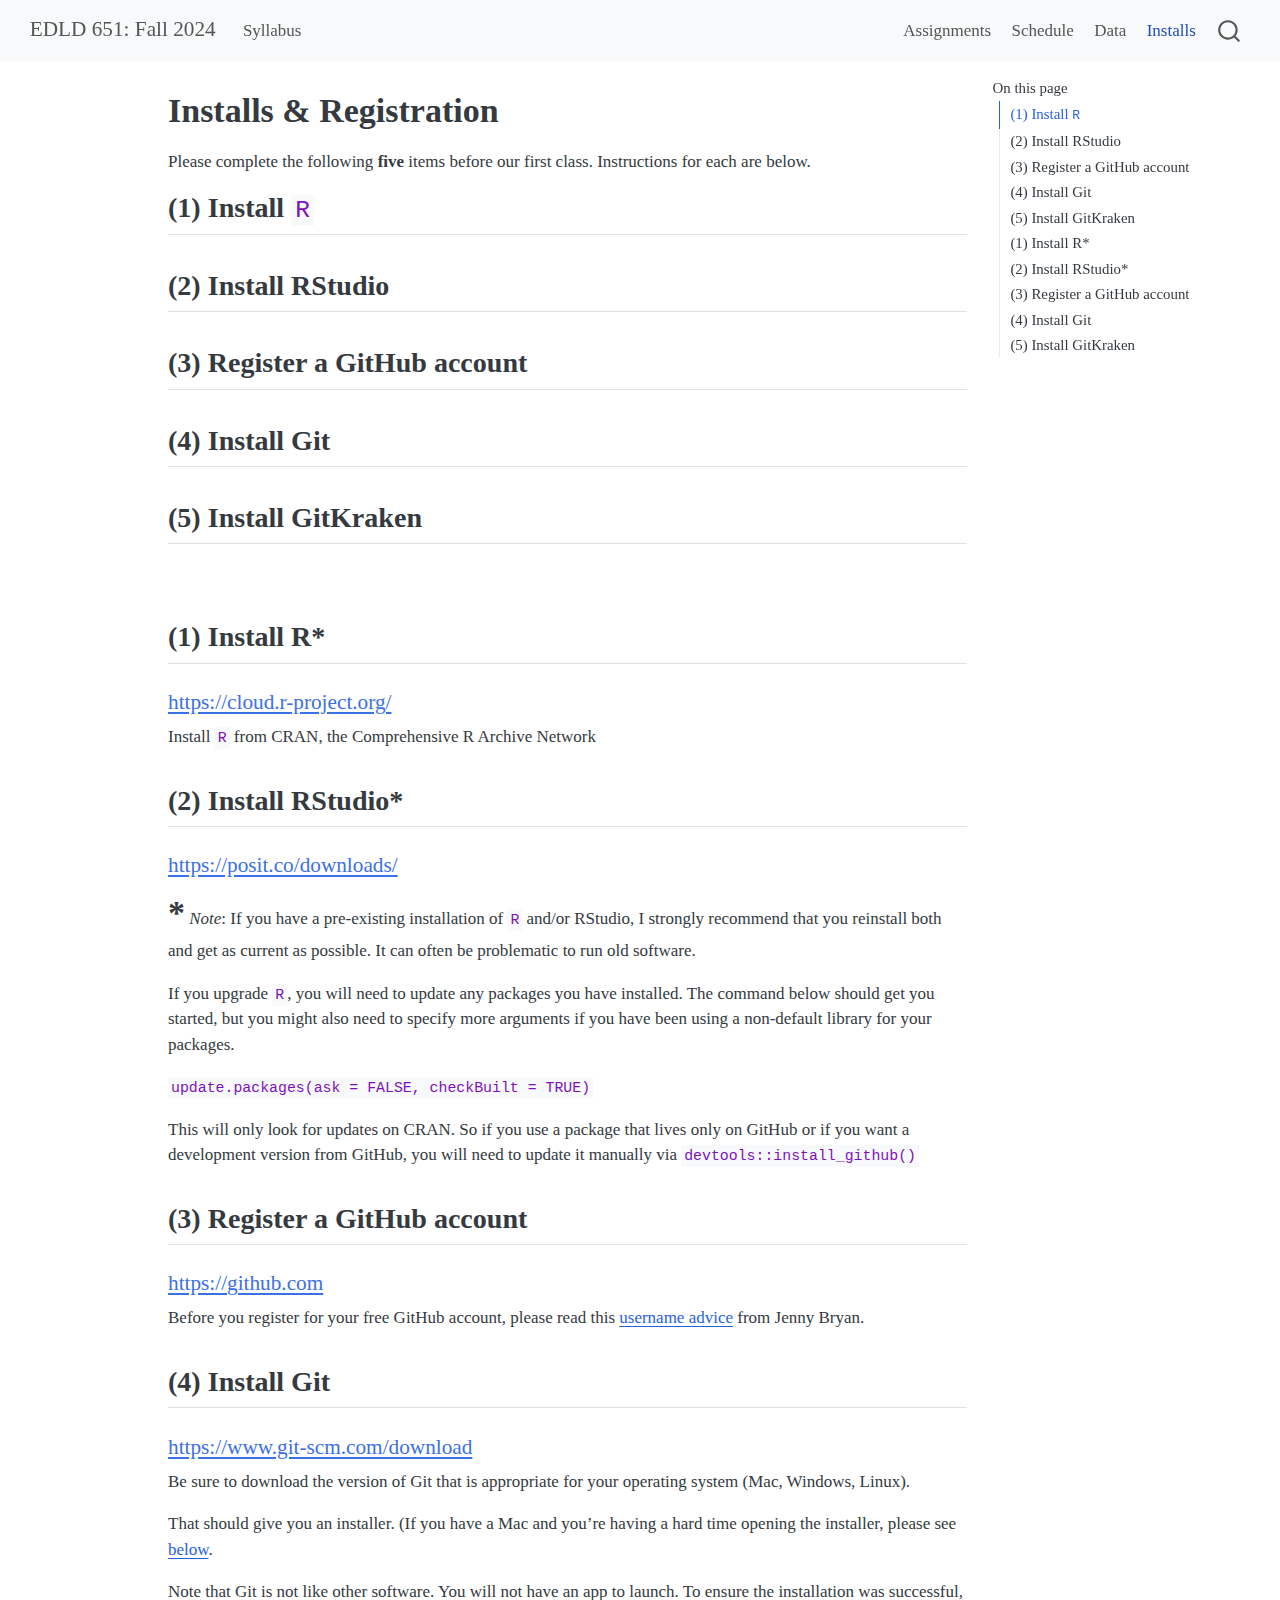
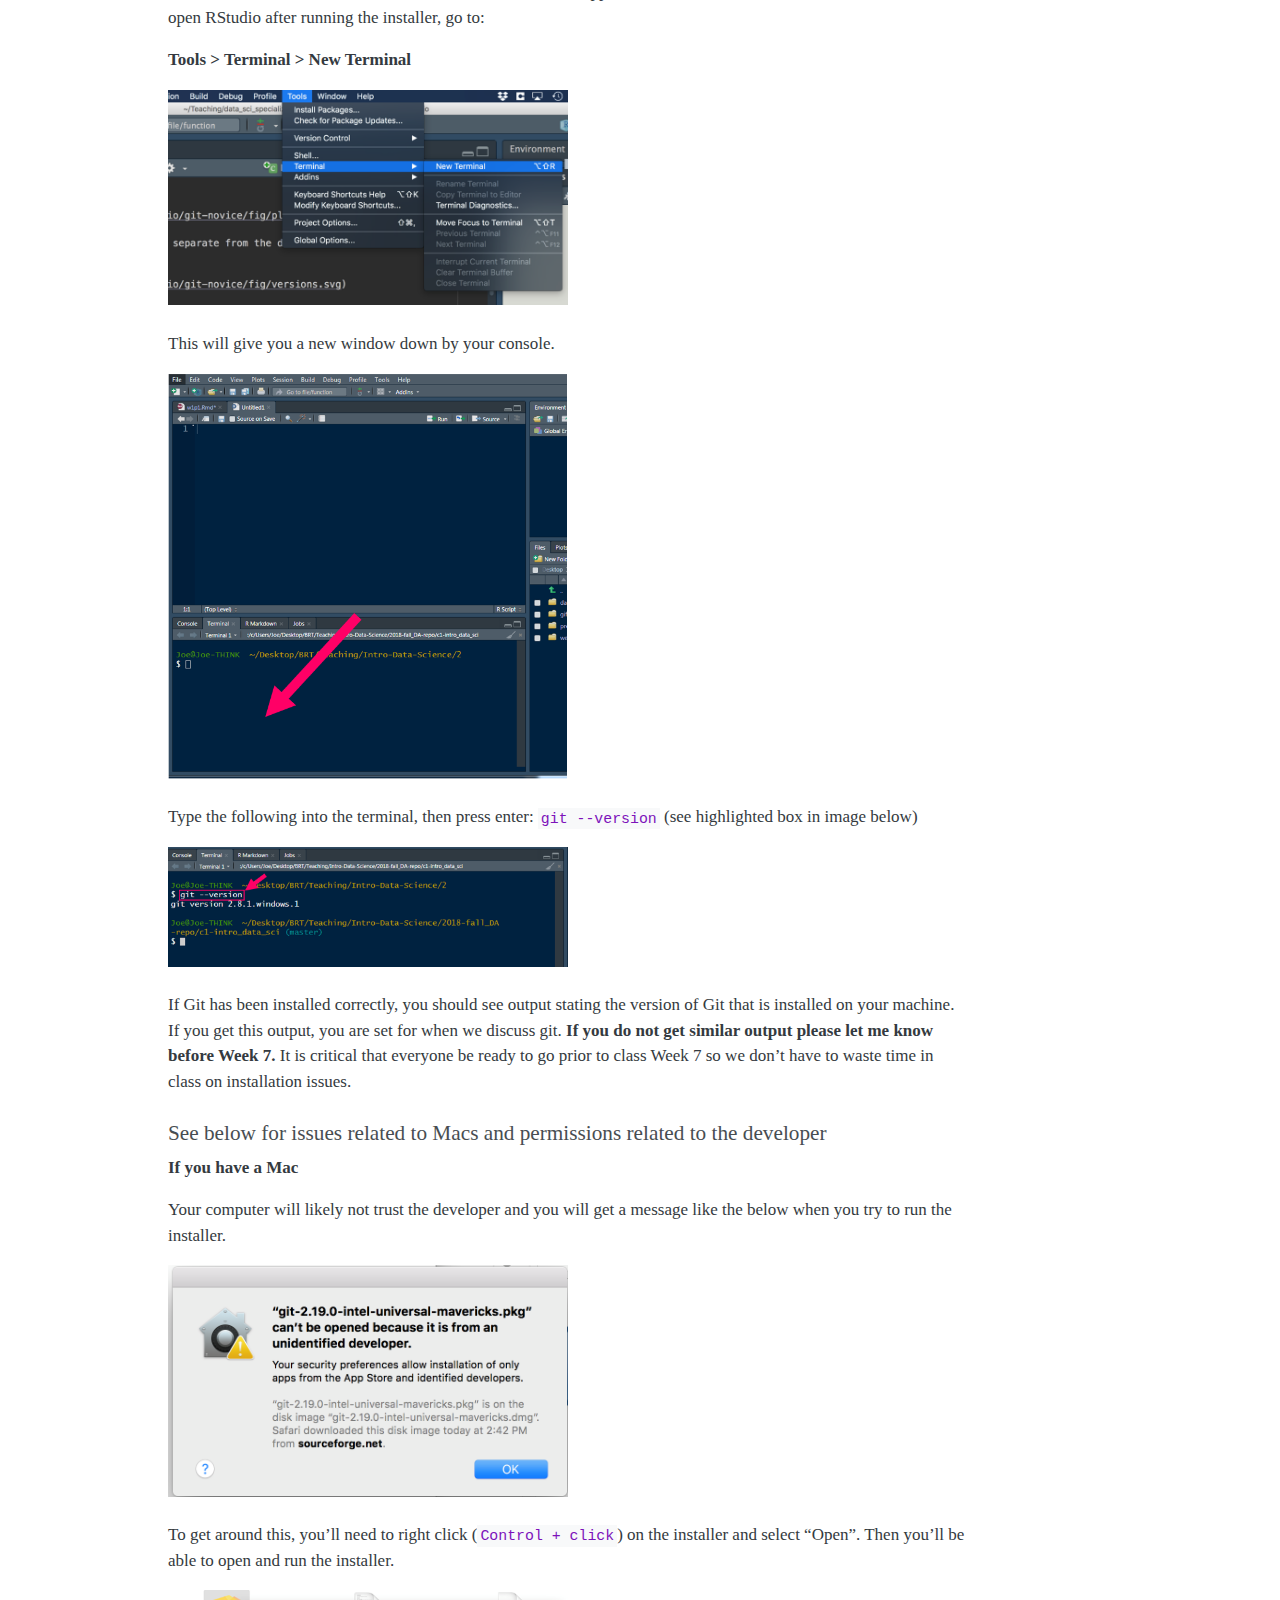
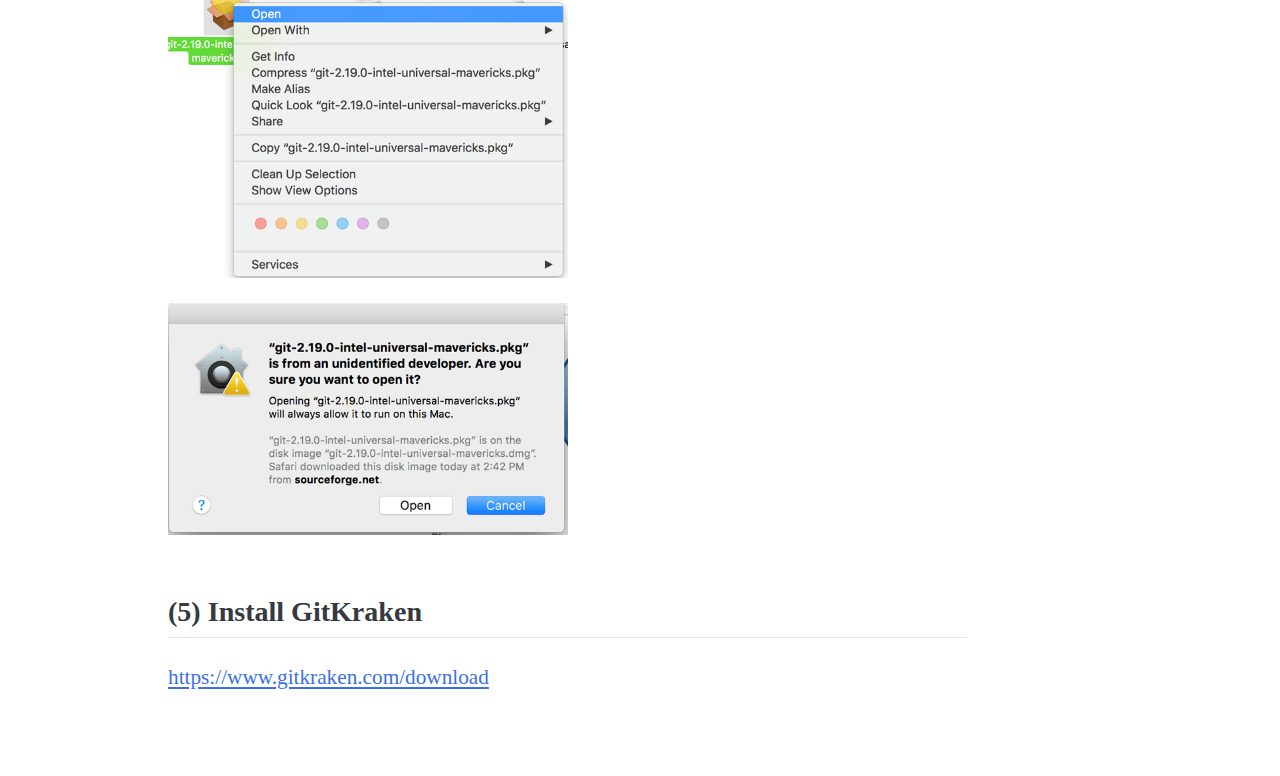
<file: docs/installs.html>
<!DOCTYPE html>
<html xmlns="http://www.w3.org/1999/xhtml" lang="en" xml:lang="en"><head>

<meta charset="utf-8">
<meta name="generator" content="quarto-1.6.42">

<meta name="viewport" content="width=device-width, initial-scale=1.0, user-scalable=yes">


<title>Installs &amp; Registration – EDLD 651: Fall 2024</title>
<style>
code{white-space: pre-wrap;}
span.smallcaps{font-variant: small-caps;}
div.columns{display: flex; gap: min(4vw, 1.5em);}
div.column{flex: auto; overflow-x: auto;}
div.hanging-indent{margin-left: 1.5em; text-indent: -1.5em;}
ul.task-list{list-style: none;}
ul.task-list li input[type="checkbox"] {
  width: 0.8em;
  margin: 0 0.8em 0.2em -1em; /* quarto-specific, see https://github.com/quarto-dev/quarto-cli/issues/4556 */ 
  vertical-align: middle;
}
</style>


<script src="site_libs/quarto-nav/quarto-nav.js"></script>
<script src="site_libs/quarto-nav/headroom.min.js"></script>
<script src="site_libs/clipboard/clipboard.min.js"></script>
<script src="site_libs/quarto-search/autocomplete.umd.js"></script>
<script src="site_libs/quarto-search/fuse.min.js"></script>
<script src="site_libs/quarto-search/quarto-search.js"></script>
<meta name="quarto:offset" content="./">
<script src="site_libs/quarto-html/quarto.js"></script>
<script src="site_libs/quarto-html/popper.min.js"></script>
<script src="site_libs/quarto-html/tippy.umd.min.js"></script>
<script src="site_libs/quarto-html/anchor.min.js"></script>
<link href="site_libs/quarto-html/tippy.css" rel="stylesheet">
<link href="site_libs/quarto-html/quarto-syntax-highlighting-2f5df379a58b258e96c21c0638c20c03.css" rel="stylesheet" id="quarto-text-highlighting-styles">
<script src="site_libs/bootstrap/bootstrap.min.js"></script>
<link href="site_libs/bootstrap/bootstrap-icons.css" rel="stylesheet">
<link href="site_libs/bootstrap/bootstrap-f7cba634bc314294154c50bacca5a5e7.min.css" rel="stylesheet" append-hash="true" id="quarto-bootstrap" data-mode="light">
<script id="quarto-search-options" type="application/json">{
  "location": "navbar",
  "copy-button": false,
  "collapse-after": 3,
  "panel-placement": "end",
  "type": "overlay",
  "limit": 50,
  "keyboard-shortcut": [
    "f",
    "/",
    "s"
  ],
  "show-item-context": false,
  "language": {
    "search-no-results-text": "No results",
    "search-matching-documents-text": "matching documents",
    "search-copy-link-title": "Copy link to search",
    "search-hide-matches-text": "Hide additional matches",
    "search-more-match-text": "more match in this document",
    "search-more-matches-text": "more matches in this document",
    "search-clear-button-title": "Clear",
    "search-text-placeholder": "",
    "search-detached-cancel-button-title": "Cancel",
    "search-submit-button-title": "Submit",
    "search-label": "Search"
  }
}</script>


<link rel="stylesheet" href="styles.css">
</head>

<body class="nav-fixed">

<div id="quarto-search-results"></div>
  <header id="quarto-header" class="headroom fixed-top">
    <nav class="navbar navbar-expand-lg " data-bs-theme="dark">
      <div class="navbar-container container-fluid">
      <div class="navbar-brand-container mx-auto">
    <a class="navbar-brand" href="./index.html">
    <span class="navbar-title">EDLD 651: Fall 2024</span>
    </a>
  </div>
            <div id="quarto-search" class="" title="Search"></div>
          <button class="navbar-toggler" type="button" data-bs-toggle="collapse" data-bs-target="#navbarCollapse" aria-controls="navbarCollapse" role="menu" aria-expanded="false" aria-label="Toggle navigation" onclick="if (window.quartoToggleHeadroom) { window.quartoToggleHeadroom(); }">
  <span class="navbar-toggler-icon"></span>
</button>
          <div class="collapse navbar-collapse" id="navbarCollapse">
            <ul class="navbar-nav navbar-nav-scroll me-auto">
  <li class="nav-item">
    <a class="nav-link" href="./syllabus.html"> 
<span class="menu-text">Syllabus</span></a>
  </li>  
</ul>
            <ul class="navbar-nav navbar-nav-scroll ms-auto">
  <li class="nav-item">
    <a class="nav-link" href="./assignments.html"> 
<span class="menu-text">Assignments</span></a>
  </li>  
  <li class="nav-item">
    <a class="nav-link" href="./schedule.html"> 
<span class="menu-text">Schedule</span></a>
  </li>  
  <li class="nav-item">
    <a class="nav-link" href="./data_list.html"> 
<span class="menu-text">Data</span></a>
  </li>  
  <li class="nav-item">
    <a class="nav-link active" href="./installs.html" aria-current="page"> 
<span class="menu-text">Installs</span></a>
  </li>  
</ul>
          </div> <!-- /navcollapse -->
            <div class="quarto-navbar-tools">
</div>
      </div> <!-- /container-fluid -->
    </nav>
</header>
<!-- content -->
<div id="quarto-content" class="quarto-container page-columns page-rows-contents page-layout-article page-navbar">
<!-- sidebar -->
<!-- margin-sidebar -->
    <div id="quarto-margin-sidebar" class="sidebar margin-sidebar">
        <nav id="TOC" role="doc-toc" class="toc-active">
    <h2 id="toc-title">On this page</h2>
   
  <ul>
  <li><a href="#install-r" id="toc-install-r" class="nav-link active" data-scroll-target="#install-r">(1) Install <code>R</code></a></li>
  <li><a href="#install-rstudio" id="toc-install-rstudio" class="nav-link" data-scroll-target="#install-rstudio">(2) Install RStudio</a></li>
  <li><a href="#register-a-github-account" id="toc-register-a-github-account" class="nav-link" data-scroll-target="#register-a-github-account">(3) Register a GitHub account</a></li>
  <li><a href="#install-git" id="toc-install-git" class="nav-link" data-scroll-target="#install-git">(4) Install Git</a></li>
  <li><a href="#install-gitkraken" id="toc-install-gitkraken" class="nav-link" data-scroll-target="#install-gitkraken">(5) Install GitKraken</a></li>
  <li><a href="#install-r-1" id="toc-install-r-1" class="nav-link" data-scroll-target="#install-r-1">(1) Install R*</a></li>
  <li><a href="#install-rstudio-1" id="toc-install-rstudio-1" class="nav-link" data-scroll-target="#install-rstudio-1">(2) Install RStudio*</a></li>
  <li><a href="#register-a-github-account-1" id="toc-register-a-github-account-1" class="nav-link" data-scroll-target="#register-a-github-account-1">(3) Register a GitHub account</a></li>
  <li><a href="#install-git-1" id="toc-install-git-1" class="nav-link" data-scroll-target="#install-git-1">(4) Install Git</a></li>
  <li><a href="#install-gitkraken-1" id="toc-install-gitkraken-1" class="nav-link" data-scroll-target="#install-gitkraken-1">(5) Install GitKraken</a></li>
  </ul>
</nav>
    </div>
<!-- main -->
<main class="content" id="quarto-document-content">

<header id="title-block-header" class="quarto-title-block default">
<div class="quarto-title">
<h1 class="title">Installs &amp; Registration</h1>
</div>



<div class="quarto-title-meta">

    
  
    
  </div>
  


</header>


<p>Please complete the following <strong>five</strong> items before our first class. Instructions for each are below.</p>
<section id="install-r" class="level2">
<h2 class="anchored" data-anchor-id="install-r">(1) Install <code>R</code></h2>
</section>
<section id="install-rstudio" class="level2">
<h2 class="anchored" data-anchor-id="install-rstudio">(2) Install RStudio</h2>
</section>
<section id="register-a-github-account" class="level2">
<h2 class="anchored" data-anchor-id="register-a-github-account">(3) Register a GitHub account</h2>
</section>
<section id="install-git" class="level2">
<h2 class="anchored" data-anchor-id="install-git">(4) Install Git</h2>
</section>
<section id="install-gitkraken" class="level2">
<h2 class="anchored" data-anchor-id="install-gitkraken">(5) Install GitKraken</h2>
<p><br></p>
</section>
<section id="install-r-1" class="level2">
<h2 class="anchored" data-anchor-id="install-r-1">(1) Install R*</h2>
<section id="httpscloud.r-project.org" class="level4">
<h4 class="anchored" data-anchor-id="httpscloud.r-project.org"><a href="https://cloud.r-project.org/">https://cloud.r-project.org/</a></h4>
<p>Install <code>R</code> from CRAN, the Comprehensive R Archive Network</p>
</section>
</section>
<section id="install-rstudio-1" class="level2">
<h2 class="anchored" data-anchor-id="install-rstudio-1">(2) Install RStudio*</h2>
<section id="httpsposit.codownloads" class="level4">
<h4 class="anchored" data-anchor-id="httpsposit.codownloads"><a href="https://posit.co/downloads/">https://posit.co/downloads/</a></h4>
<p><span style="font-size:200%;"><strong>*</strong></span> <em>Note</em>: If you have a pre-existing installation of <code>R</code> and/or RStudio, I strongly recommend that you reinstall both and get as current as possible. It can often be problematic to run old software.</p>
<p>If you upgrade <code>R</code>, you will need to update any packages you have installed. The command below should get you started, but you might also need to specify more arguments if you have been using a non-default library for your packages.</p>
<p><code>update.packages(ask = FALSE, checkBuilt = TRUE)</code></p>
<p>This will only look for updates on CRAN. So if you use a package that lives only on GitHub or if you want a development version from GitHub, you will need to update it manually via <code>devtools::install_github()</code></p>
</section>
</section>
<section id="register-a-github-account-1" class="level2">
<h2 class="anchored" data-anchor-id="register-a-github-account-1">(3) Register a GitHub account</h2>
<section id="httpsgithub.com" class="level4">
<h4 class="anchored" data-anchor-id="httpsgithub.com"><a href="https://github.com">https://github.com</a></h4>
<p>Before you register for your free GitHub account, please read this <a href="https://happygitwithr.com/github-acct.html">username advice</a> from Jenny Bryan.</p>
</section>
</section>
<section id="install-git-1" class="level2">
<h2 class="anchored" data-anchor-id="install-git-1">(4) Install Git</h2>
<section id="httpswww.git-scm.comdownload" class="level4">
<h4 class="anchored" data-anchor-id="httpswww.git-scm.comdownload"><a href="https://www.git-scm.com/download">https://www.git-scm.com/download</a></h4>
<p>Be sure to download the version of Git that is appropriate for your operating system (Mac, Windows, Linux).</p>
<p>That should give you an installer. (If you have a Mac and you’re having a hard time opening the installer, please see <a href="#issues">below</a>.</p>
<p>Note that Git is not like other software. You will not have an app to launch. To ensure the installation was successful, open RStudio after running the installer, go to:</p>
<p><strong>Tools &gt; Terminal &gt; New Terminal</strong></p>
<div class="cell">
<div class="cell-output-display">
<div>
<figure class="figure">
<p><img src="img/install_1.png" class="img-fluid figure-img" style="width:50.0%"></p>
</figure>
</div>
</div>
</div>
<p>This will give you a new window down by your console.</p>
<div class="cell">
<div class="cell-output-display">
<div>
<figure class="figure">
<p><img src="img/install_2.png" class="img-fluid figure-img" style="width:50.0%"></p>
</figure>
</div>
</div>
</div>
<p>Type the following into the terminal, then press enter: <code>git --version</code> (see highlighted box in image below)</p>
<div class="cell">
<div class="cell-output-display">
<div>
<figure class="figure">
<p><img src="img/install_3.png" class="img-fluid figure-img" style="width:50.0%"></p>
</figure>
</div>
</div>
</div>
<p>If Git has been installed correctly, you should see output stating the version of Git that is installed on your machine. If you get this output, you are set for when we discuss git. <strong>If you do not get similar output please let me know before Week 7.</strong> It is critical that everyone be ready to go prior to class Week 7 so we don’t have to waste time in class on installation issues.</p>
</section>
<section id="issues" class="level4">
<h4 class="anchored" data-anchor-id="issues">See below for issues related to Macs and permissions related to the developer</h4>
<p><strong>If you have a Mac</strong></p>
<p>Your computer will likely not trust the developer and you will get a message like the below when you try to run the installer.</p>
<div class="cell">
<div class="cell-output-display">
<div>
<figure class="figure">
<p><img src="img/install_4.png" class="img-fluid figure-img" style="width:50.0%"></p>
</figure>
</div>
</div>
</div>
<p>To get around this, you’ll need to right click (<code>Control + click</code>) on the installer and select “Open”. Then you’ll be able to open and run the installer.</p>
<div class="cell">
<div class="cell-output-display">
<div>
<figure class="figure">
<p><img src="img/install_5.png" class="img-fluid figure-img" style="width:50.0%"></p>
</figure>
</div>
</div>
</div>
<div class="cell">
<div class="cell-output-display">
<div>
<figure class="figure">
<p><img src="img/install_6.png" class="img-fluid figure-img" style="width:50.0%"></p>
</figure>
</div>
</div>
</div>
</section>
</section>
<section id="install-gitkraken-1" class="level2">
<h2 class="anchored" data-anchor-id="install-gitkraken-1">(5) Install GitKraken</h2>
<section id="httpswww.gitkraken.comdownload" class="level4">
<h4 class="anchored" data-anchor-id="httpswww.gitkraken.comdownload"><a href="https://www.gitkraken.com/download">https://www.gitkraken.com/download</a></h4>


</section>
</section>

</main> <!-- /main -->
<script id="quarto-html-after-body" type="application/javascript">
window.document.addEventListener("DOMContentLoaded", function (event) {
  const toggleBodyColorMode = (bsSheetEl) => {
    const mode = bsSheetEl.getAttribute("data-mode");
    const bodyEl = window.document.querySelector("body");
    if (mode === "dark") {
      bodyEl.classList.add("quarto-dark");
      bodyEl.classList.remove("quarto-light");
    } else {
      bodyEl.classList.add("quarto-light");
      bodyEl.classList.remove("quarto-dark");
    }
  }
  const toggleBodyColorPrimary = () => {
    const bsSheetEl = window.document.querySelector("link#quarto-bootstrap");
    if (bsSheetEl) {
      toggleBodyColorMode(bsSheetEl);
    }
  }
  toggleBodyColorPrimary();  
  const icon = "";
  const anchorJS = new window.AnchorJS();
  anchorJS.options = {
    placement: 'right',
    icon: icon
  };
  anchorJS.add('.anchored');
  const isCodeAnnotation = (el) => {
    for (const clz of el.classList) {
      if (clz.startsWith('code-annotation-')) {                     
        return true;
      }
    }
    return false;
  }
  const onCopySuccess = function(e) {
    // button target
    const button = e.trigger;
    // don't keep focus
    button.blur();
    // flash "checked"
    button.classList.add('code-copy-button-checked');
    var currentTitle = button.getAttribute("title");
    button.setAttribute("title", "Copied!");
    let tooltip;
    if (window.bootstrap) {
      button.setAttribute("data-bs-toggle", "tooltip");
      button.setAttribute("data-bs-placement", "left");
      button.setAttribute("data-bs-title", "Copied!");
      tooltip = new bootstrap.Tooltip(button, 
        { trigger: "manual", 
          customClass: "code-copy-button-tooltip",
          offset: [0, -8]});
      tooltip.show();    
    }
    setTimeout(function() {
      if (tooltip) {
        tooltip.hide();
        button.removeAttribute("data-bs-title");
        button.removeAttribute("data-bs-toggle");
        button.removeAttribute("data-bs-placement");
      }
      button.setAttribute("title", currentTitle);
      button.classList.remove('code-copy-button-checked');
    }, 1000);
    // clear code selection
    e.clearSelection();
  }
  const getTextToCopy = function(trigger) {
      const codeEl = trigger.previousElementSibling.cloneNode(true);
      for (const childEl of codeEl.children) {
        if (isCodeAnnotation(childEl)) {
          childEl.remove();
        }
      }
      return codeEl.innerText;
  }
  const clipboard = new window.ClipboardJS('.code-copy-button:not([data-in-quarto-modal])', {
    text: getTextToCopy
  });
  clipboard.on('success', onCopySuccess);
  if (window.document.getElementById('quarto-embedded-source-code-modal')) {
    const clipboardModal = new window.ClipboardJS('.code-copy-button[data-in-quarto-modal]', {
      text: getTextToCopy,
      container: window.document.getElementById('quarto-embedded-source-code-modal')
    });
    clipboardModal.on('success', onCopySuccess);
  }
    var localhostRegex = new RegExp(/^(?:http|https):\/\/localhost\:?[0-9]*\//);
    var mailtoRegex = new RegExp(/^mailto:/);
      var filterRegex = new RegExp('/' + window.location.host + '/');
    var isInternal = (href) => {
        return filterRegex.test(href) || localhostRegex.test(href) || mailtoRegex.test(href);
    }
    // Inspect non-navigation links and adorn them if external
 	var links = window.document.querySelectorAll('a[href]:not(.nav-link):not(.navbar-brand):not(.toc-action):not(.sidebar-link):not(.sidebar-item-toggle):not(.pagination-link):not(.no-external):not([aria-hidden]):not(.dropdown-item):not(.quarto-navigation-tool):not(.about-link)');
    for (var i=0; i<links.length; i++) {
      const link = links[i];
      if (!isInternal(link.href)) {
        // undo the damage that might have been done by quarto-nav.js in the case of
        // links that we want to consider external
        if (link.dataset.originalHref !== undefined) {
          link.href = link.dataset.originalHref;
        }
      }
    }
  function tippyHover(el, contentFn, onTriggerFn, onUntriggerFn) {
    const config = {
      allowHTML: true,
      maxWidth: 500,
      delay: 100,
      arrow: false,
      appendTo: function(el) {
          return el.parentElement;
      },
      interactive: true,
      interactiveBorder: 10,
      theme: 'quarto',
      placement: 'bottom-start',
    };
    if (contentFn) {
      config.content = contentFn;
    }
    if (onTriggerFn) {
      config.onTrigger = onTriggerFn;
    }
    if (onUntriggerFn) {
      config.onUntrigger = onUntriggerFn;
    }
    window.tippy(el, config); 
  }
  const noterefs = window.document.querySelectorAll('a[role="doc-noteref"]');
  for (var i=0; i<noterefs.length; i++) {
    const ref = noterefs[i];
    tippyHover(ref, function() {
      // use id or data attribute instead here
      let href = ref.getAttribute('data-footnote-href') || ref.getAttribute('href');
      try { href = new URL(href).hash; } catch {}
      const id = href.replace(/^#\/?/, "");
      const note = window.document.getElementById(id);
      if (note) {
        return note.innerHTML;
      } else {
        return "";
      }
    });
  }
  const xrefs = window.document.querySelectorAll('a.quarto-xref');
  const processXRef = (id, note) => {
    // Strip column container classes
    const stripColumnClz = (el) => {
      el.classList.remove("page-full", "page-columns");
      if (el.children) {
        for (const child of el.children) {
          stripColumnClz(child);
        }
      }
    }
    stripColumnClz(note)
    if (id === null || id.startsWith('sec-')) {
      // Special case sections, only their first couple elements
      const container = document.createElement("div");
      if (note.children && note.children.length > 2) {
        container.appendChild(note.children[0].cloneNode(true));
        for (let i = 1; i < note.children.length; i++) {
          const child = note.children[i];
          if (child.tagName === "P" && child.innerText === "") {
            continue;
          } else {
            container.appendChild(child.cloneNode(true));
            break;
          }
        }
        if (window.Quarto?.typesetMath) {
          window.Quarto.typesetMath(container);
        }
        return container.innerHTML
      } else {
        if (window.Quarto?.typesetMath) {
          window.Quarto.typesetMath(note);
        }
        return note.innerHTML;
      }
    } else {
      // Remove any anchor links if they are present
      const anchorLink = note.querySelector('a.anchorjs-link');
      if (anchorLink) {
        anchorLink.remove();
      }
      if (window.Quarto?.typesetMath) {
        window.Quarto.typesetMath(note);
      }
      if (note.classList.contains("callout")) {
        return note.outerHTML;
      } else {
        return note.innerHTML;
      }
    }
  }
  for (var i=0; i<xrefs.length; i++) {
    const xref = xrefs[i];
    tippyHover(xref, undefined, function(instance) {
      instance.disable();
      let url = xref.getAttribute('href');
      let hash = undefined; 
      if (url.startsWith('#')) {
        hash = url;
      } else {
        try { hash = new URL(url).hash; } catch {}
      }
      if (hash) {
        const id = hash.replace(/^#\/?/, "");
        const note = window.document.getElementById(id);
        if (note !== null) {
          try {
            const html = processXRef(id, note.cloneNode(true));
            instance.setContent(html);
          } finally {
            instance.enable();
            instance.show();
          }
        } else {
          // See if we can fetch this
          fetch(url.split('#')[0])
          .then(res => res.text())
          .then(html => {
            const parser = new DOMParser();
            const htmlDoc = parser.parseFromString(html, "text/html");
            const note = htmlDoc.getElementById(id);
            if (note !== null) {
              const html = processXRef(id, note);
              instance.setContent(html);
            } 
          }).finally(() => {
            instance.enable();
            instance.show();
          });
        }
      } else {
        // See if we can fetch a full url (with no hash to target)
        // This is a special case and we should probably do some content thinning / targeting
        fetch(url)
        .then(res => res.text())
        .then(html => {
          const parser = new DOMParser();
          const htmlDoc = parser.parseFromString(html, "text/html");
          const note = htmlDoc.querySelector('main.content');
          if (note !== null) {
            // This should only happen for chapter cross references
            // (since there is no id in the URL)
            // remove the first header
            if (note.children.length > 0 && note.children[0].tagName === "HEADER") {
              note.children[0].remove();
            }
            const html = processXRef(null, note);
            instance.setContent(html);
          } 
        }).finally(() => {
          instance.enable();
          instance.show();
        });
      }
    }, function(instance) {
    });
  }
      let selectedAnnoteEl;
      const selectorForAnnotation = ( cell, annotation) => {
        let cellAttr = 'data-code-cell="' + cell + '"';
        let lineAttr = 'data-code-annotation="' +  annotation + '"';
        const selector = 'span[' + cellAttr + '][' + lineAttr + ']';
        return selector;
      }
      const selectCodeLines = (annoteEl) => {
        const doc = window.document;
        const targetCell = annoteEl.getAttribute("data-target-cell");
        const targetAnnotation = annoteEl.getAttribute("data-target-annotation");
        const annoteSpan = window.document.querySelector(selectorForAnnotation(targetCell, targetAnnotation));
        const lines = annoteSpan.getAttribute("data-code-lines").split(",");
        const lineIds = lines.map((line) => {
          return targetCell + "-" + line;
        })
        let top = null;
        let height = null;
        let parent = null;
        if (lineIds.length > 0) {
            //compute the position of the single el (top and bottom and make a div)
            const el = window.document.getElementById(lineIds[0]);
            top = el.offsetTop;
            height = el.offsetHeight;
            parent = el.parentElement.parentElement;
          if (lineIds.length > 1) {
            const lastEl = window.document.getElementById(lineIds[lineIds.length - 1]);
            const bottom = lastEl.offsetTop + lastEl.offsetHeight;
            height = bottom - top;
          }
          if (top !== null && height !== null && parent !== null) {
            // cook up a div (if necessary) and position it 
            let div = window.document.getElementById("code-annotation-line-highlight");
            if (div === null) {
              div = window.document.createElement("div");
              div.setAttribute("id", "code-annotation-line-highlight");
              div.style.position = 'absolute';
              parent.appendChild(div);
            }
            div.style.top = top - 2 + "px";
            div.style.height = height + 4 + "px";
            div.style.left = 0;
            let gutterDiv = window.document.getElementById("code-annotation-line-highlight-gutter");
            if (gutterDiv === null) {
              gutterDiv = window.document.createElement("div");
              gutterDiv.setAttribute("id", "code-annotation-line-highlight-gutter");
              gutterDiv.style.position = 'absolute';
              const codeCell = window.document.getElementById(targetCell);
              const gutter = codeCell.querySelector('.code-annotation-gutter');
              gutter.appendChild(gutterDiv);
            }
            gutterDiv.style.top = top - 2 + "px";
            gutterDiv.style.height = height + 4 + "px";
          }
          selectedAnnoteEl = annoteEl;
        }
      };
      const unselectCodeLines = () => {
        const elementsIds = ["code-annotation-line-highlight", "code-annotation-line-highlight-gutter"];
        elementsIds.forEach((elId) => {
          const div = window.document.getElementById(elId);
          if (div) {
            div.remove();
          }
        });
        selectedAnnoteEl = undefined;
      };
        // Handle positioning of the toggle
    window.addEventListener(
      "resize",
      throttle(() => {
        elRect = undefined;
        if (selectedAnnoteEl) {
          selectCodeLines(selectedAnnoteEl);
        }
      }, 10)
    );
    function throttle(fn, ms) {
    let throttle = false;
    let timer;
      return (...args) => {
        if(!throttle) { // first call gets through
            fn.apply(this, args);
            throttle = true;
        } else { // all the others get throttled
            if(timer) clearTimeout(timer); // cancel #2
            timer = setTimeout(() => {
              fn.apply(this, args);
              timer = throttle = false;
            }, ms);
        }
      };
    }
      // Attach click handler to the DT
      const annoteDls = window.document.querySelectorAll('dt[data-target-cell]');
      for (const annoteDlNode of annoteDls) {
        annoteDlNode.addEventListener('click', (event) => {
          const clickedEl = event.target;
          if (clickedEl !== selectedAnnoteEl) {
            unselectCodeLines();
            const activeEl = window.document.querySelector('dt[data-target-cell].code-annotation-active');
            if (activeEl) {
              activeEl.classList.remove('code-annotation-active');
            }
            selectCodeLines(clickedEl);
            clickedEl.classList.add('code-annotation-active');
          } else {
            // Unselect the line
            unselectCodeLines();
            clickedEl.classList.remove('code-annotation-active');
          }
        });
      }
  const findCites = (el) => {
    const parentEl = el.parentElement;
    if (parentEl) {
      const cites = parentEl.dataset.cites;
      if (cites) {
        return {
          el,
          cites: cites.split(' ')
        };
      } else {
        return findCites(el.parentElement)
      }
    } else {
      return undefined;
    }
  };
  var bibliorefs = window.document.querySelectorAll('a[role="doc-biblioref"]');
  for (var i=0; i<bibliorefs.length; i++) {
    const ref = bibliorefs[i];
    const citeInfo = findCites(ref);
    if (citeInfo) {
      tippyHover(citeInfo.el, function() {
        var popup = window.document.createElement('div');
        citeInfo.cites.forEach(function(cite) {
          var citeDiv = window.document.createElement('div');
          citeDiv.classList.add('hanging-indent');
          citeDiv.classList.add('csl-entry');
          var biblioDiv = window.document.getElementById('ref-' + cite);
          if (biblioDiv) {
            citeDiv.innerHTML = biblioDiv.innerHTML;
          }
          popup.appendChild(citeDiv);
        });
        return popup.innerHTML;
      });
    }
  }
});
</script>
</div> <!-- /content -->




</body></html>
</file>
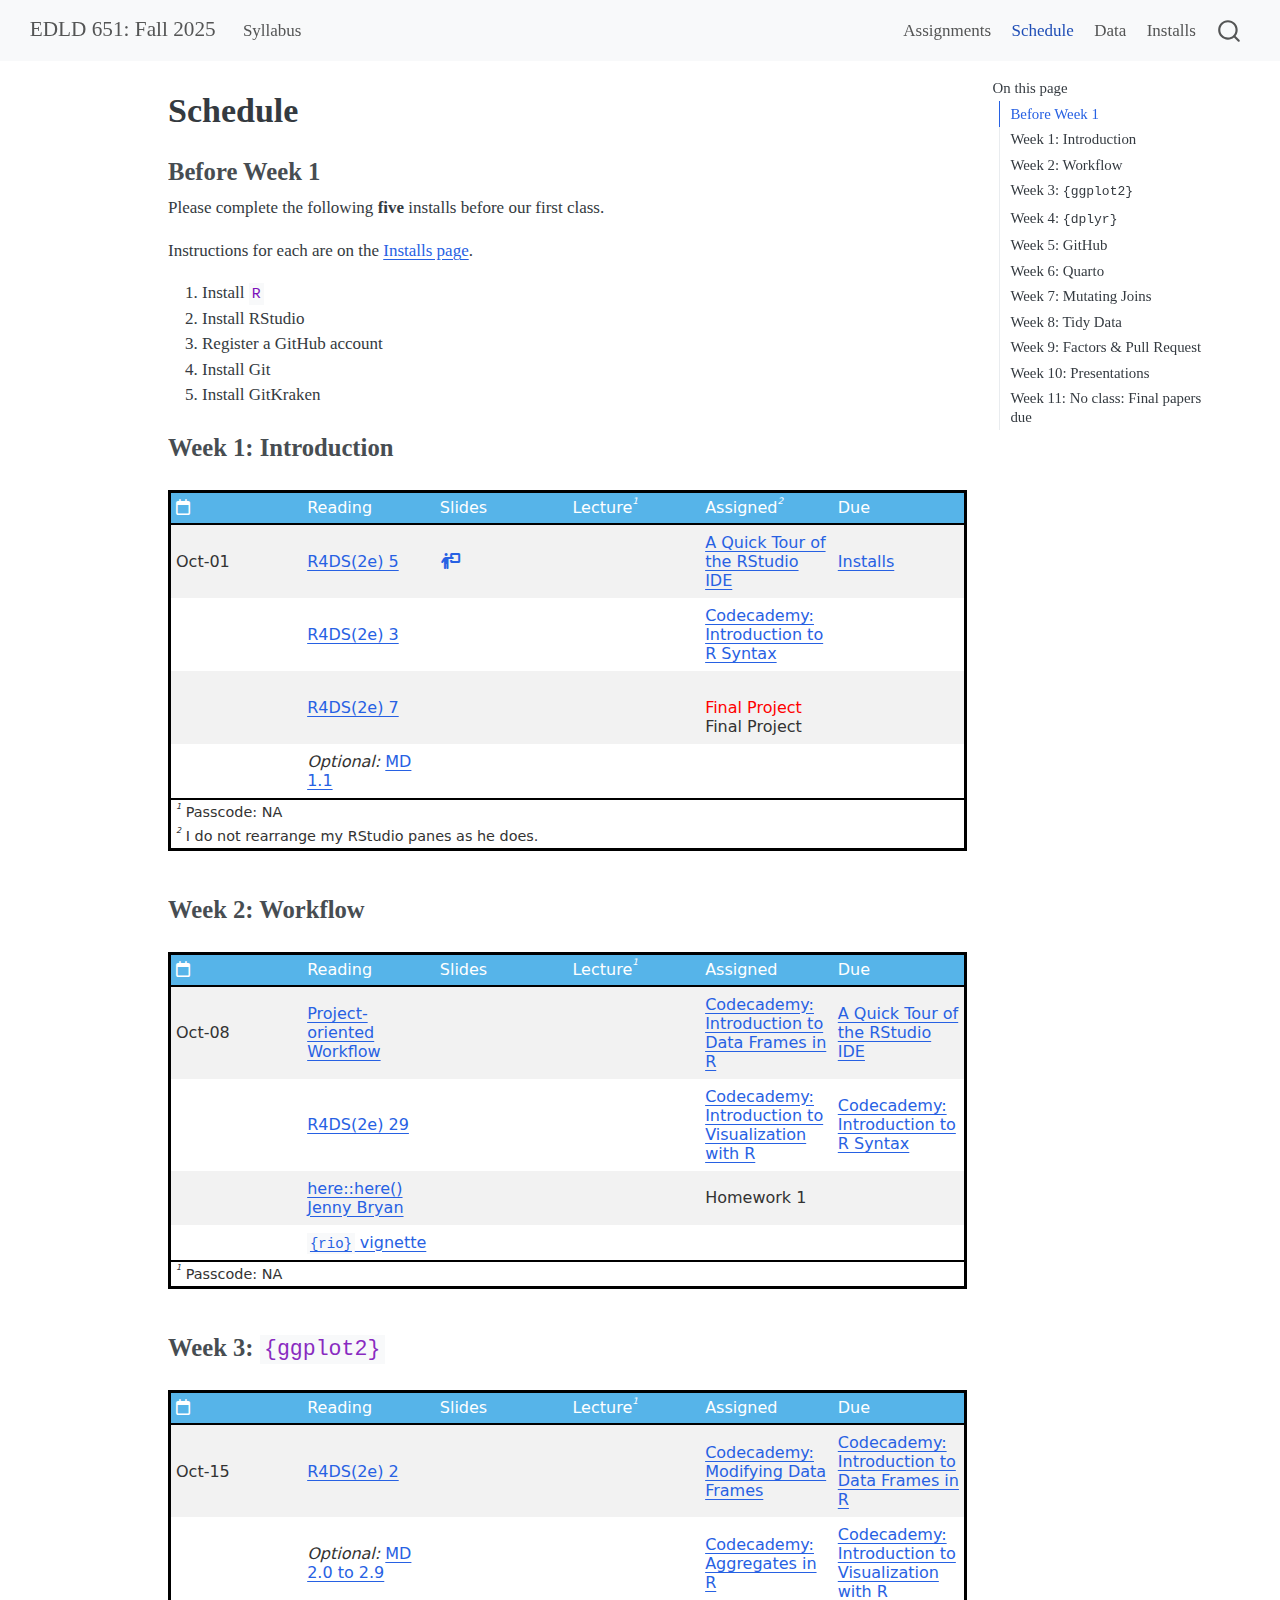
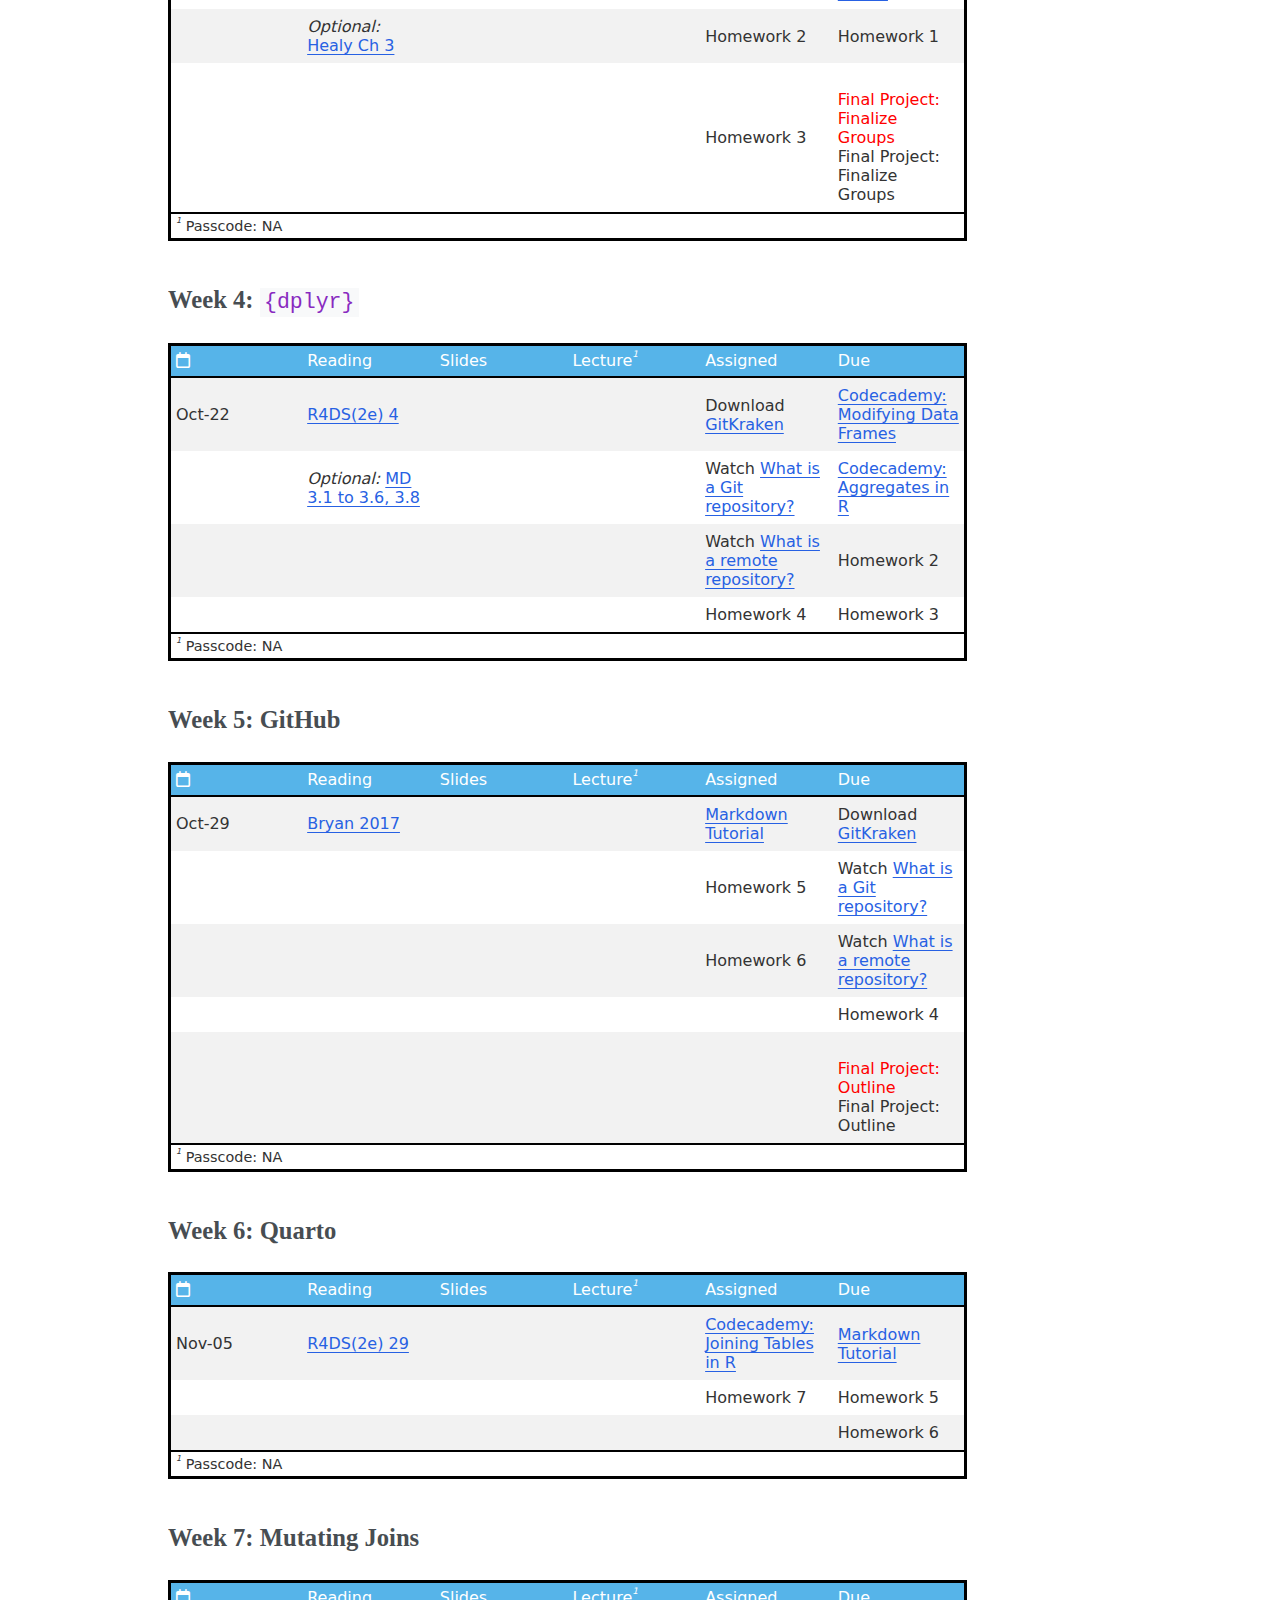
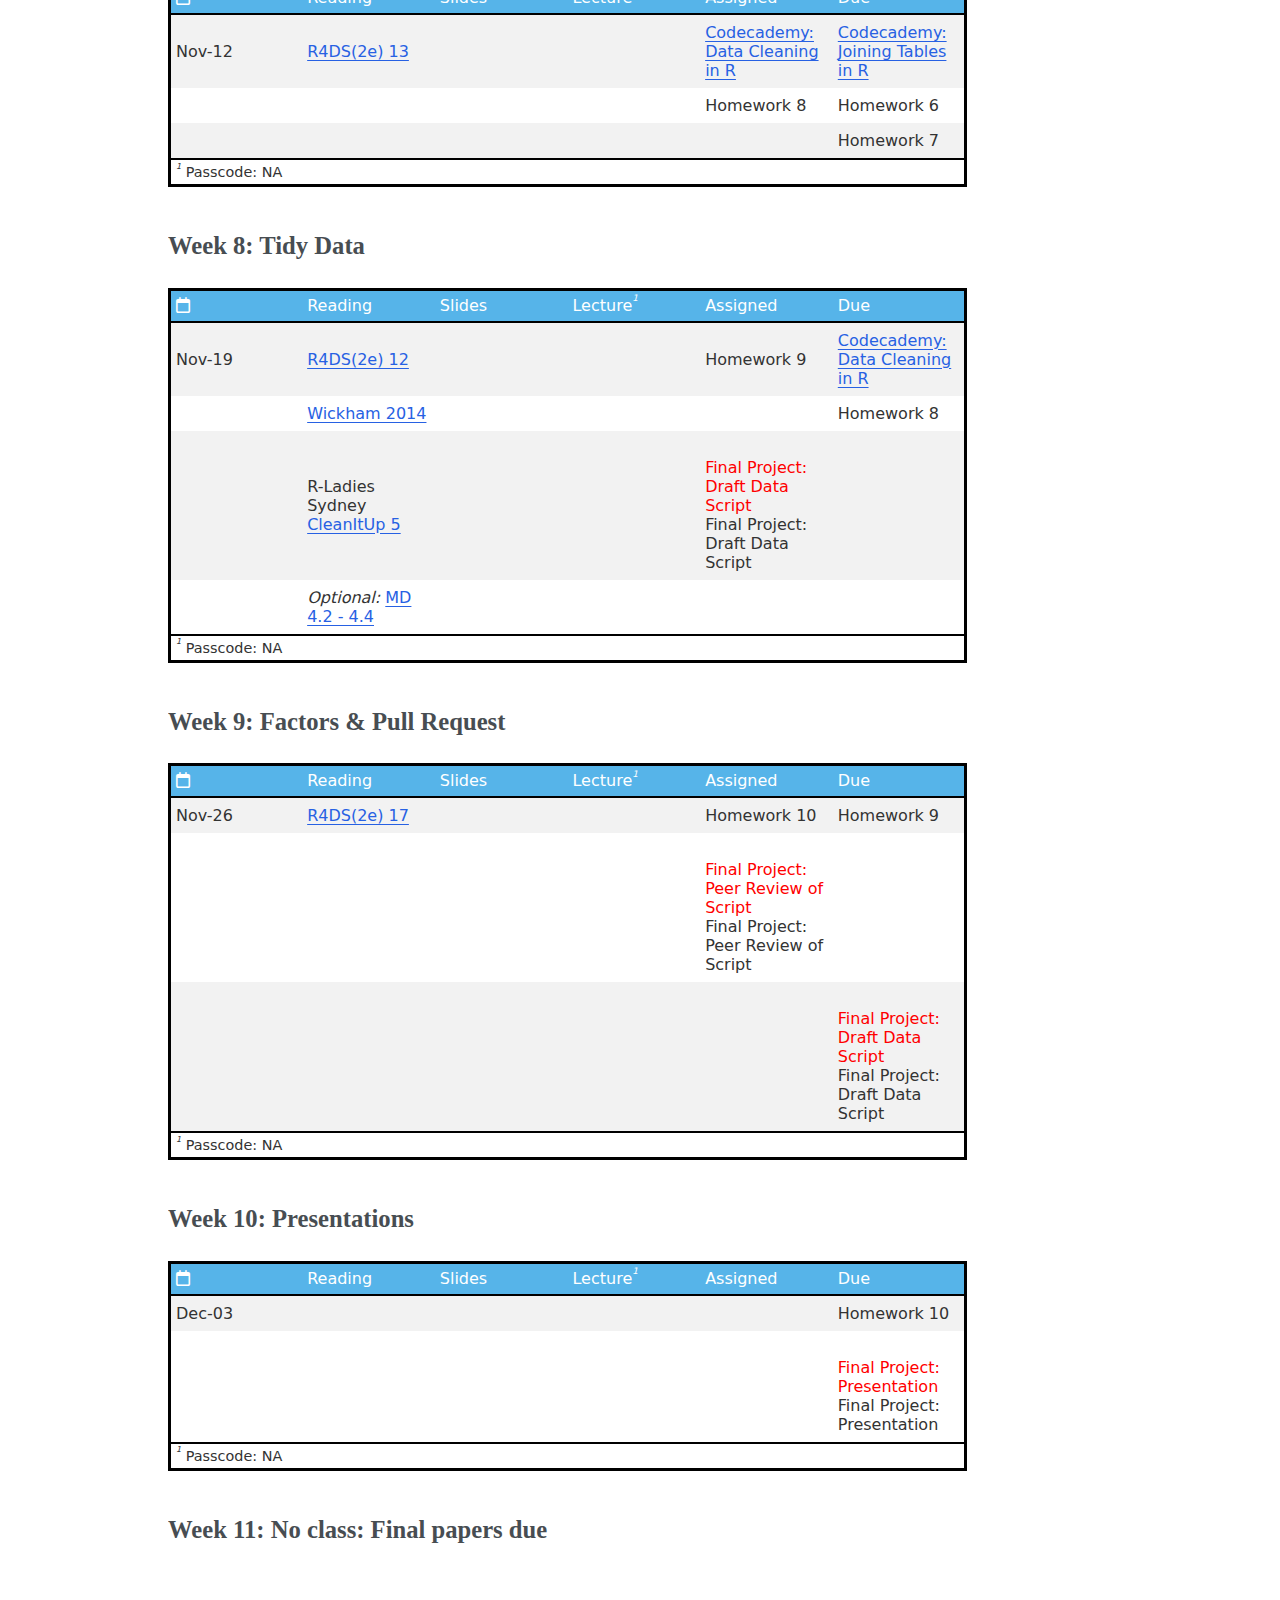
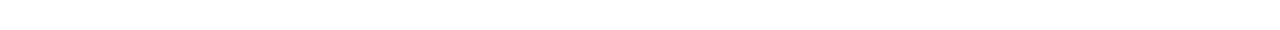
<file: docs/schedule.html>
<!DOCTYPE html>
<html xmlns="http://www.w3.org/1999/xhtml" lang="en" xml:lang="en"><head>

<meta charset="utf-8">
<meta name="generator" content="quarto-1.6.42">

<meta name="viewport" content="width=device-width, initial-scale=1.0, user-scalable=yes">


<title>Schedule – EDLD 651: Fall 2025</title>
<style>
code{white-space: pre-wrap;}
span.smallcaps{font-variant: small-caps;}
div.columns{display: flex; gap: min(4vw, 1.5em);}
div.column{flex: auto; overflow-x: auto;}
div.hanging-indent{margin-left: 1.5em; text-indent: -1.5em;}
ul.task-list{list-style: none;}
ul.task-list li input[type="checkbox"] {
  width: 0.8em;
  margin: 0 0.8em 0.2em -1em; /* quarto-specific, see https://github.com/quarto-dev/quarto-cli/issues/4556 */ 
  vertical-align: middle;
}
</style>


<script src="site_libs/quarto-nav/quarto-nav.js"></script>
<script src="site_libs/quarto-nav/headroom.min.js"></script>
<script src="site_libs/clipboard/clipboard.min.js"></script>
<script src="site_libs/quarto-search/autocomplete.umd.js"></script>
<script src="site_libs/quarto-search/fuse.min.js"></script>
<script src="site_libs/quarto-search/quarto-search.js"></script>
<meta name="quarto:offset" content="./">
<script src="site_libs/quarto-html/quarto.js"></script>
<script src="site_libs/quarto-html/popper.min.js"></script>
<script src="site_libs/quarto-html/tippy.umd.min.js"></script>
<script src="site_libs/quarto-html/anchor.min.js"></script>
<link href="site_libs/quarto-html/tippy.css" rel="stylesheet">
<link href="site_libs/quarto-html/quarto-syntax-highlighting-2f5df379a58b258e96c21c0638c20c03.css" rel="stylesheet" id="quarto-text-highlighting-styles">
<script src="site_libs/bootstrap/bootstrap.min.js"></script>
<link href="site_libs/bootstrap/bootstrap-icons.css" rel="stylesheet">
<link href="site_libs/bootstrap/bootstrap-f7cba634bc314294154c50bacca5a5e7.min.css" rel="stylesheet" append-hash="true" id="quarto-bootstrap" data-mode="light">
<script id="quarto-search-options" type="application/json">{
  "location": "navbar",
  "copy-button": false,
  "collapse-after": 3,
  "panel-placement": "end",
  "type": "overlay",
  "limit": 50,
  "keyboard-shortcut": [
    "f",
    "/",
    "s"
  ],
  "show-item-context": false,
  "language": {
    "search-no-results-text": "No results",
    "search-matching-documents-text": "matching documents",
    "search-copy-link-title": "Copy link to search",
    "search-hide-matches-text": "Hide additional matches",
    "search-more-match-text": "more match in this document",
    "search-more-matches-text": "more matches in this document",
    "search-clear-button-title": "Clear",
    "search-text-placeholder": "",
    "search-detached-cancel-button-title": "Cancel",
    "search-submit-button-title": "Submit",
    "search-label": "Search"
  }
}</script>
<link href="site_libs/font-awesome-6.5.2/css/all.min.css" rel="stylesheet">

<link href="site_libs/font-awesome-6.5.2/css/v4-shims.min.css" rel="stylesheet">



<link rel="stylesheet" href="styles.css">
</head>

<body class="nav-fixed">

<div id="quarto-search-results"></div>
  <header id="quarto-header" class="headroom fixed-top">
    <nav class="navbar navbar-expand-lg " data-bs-theme="dark">
      <div class="navbar-container container-fluid">
      <div class="navbar-brand-container mx-auto">
    <a class="navbar-brand" href="./index.html">
    <span class="navbar-title">EDLD 651: Fall 2025</span>
    </a>
  </div>
            <div id="quarto-search" class="" title="Search"></div>
          <button class="navbar-toggler" type="button" data-bs-toggle="collapse" data-bs-target="#navbarCollapse" aria-controls="navbarCollapse" role="menu" aria-expanded="false" aria-label="Toggle navigation" onclick="if (window.quartoToggleHeadroom) { window.quartoToggleHeadroom(); }">
  <span class="navbar-toggler-icon"></span>
</button>
          <div class="collapse navbar-collapse" id="navbarCollapse">
            <ul class="navbar-nav navbar-nav-scroll me-auto">
  <li class="nav-item">
    <a class="nav-link" href="./syllabus.html"> 
<span class="menu-text">Syllabus</span></a>
  </li>  
</ul>
            <ul class="navbar-nav navbar-nav-scroll ms-auto">
  <li class="nav-item">
    <a class="nav-link" href="./assignments.html"> 
<span class="menu-text">Assignments</span></a>
  </li>  
  <li class="nav-item">
    <a class="nav-link active" href="./schedule.html" aria-current="page"> 
<span class="menu-text">Schedule</span></a>
  </li>  
  <li class="nav-item">
    <a class="nav-link" href="./data_list.html"> 
<span class="menu-text">Data</span></a>
  </li>  
  <li class="nav-item">
    <a class="nav-link" href="./installs.html"> 
<span class="menu-text">Installs</span></a>
  </li>  
</ul>
          </div> <!-- /navcollapse -->
            <div class="quarto-navbar-tools">
</div>
      </div> <!-- /container-fluid -->
    </nav>
</header>
<!-- content -->
<div id="quarto-content" class="quarto-container page-columns page-rows-contents page-layout-article page-navbar">
<!-- sidebar -->
<!-- margin-sidebar -->
    <div id="quarto-margin-sidebar" class="sidebar margin-sidebar">
        <nav id="TOC" role="doc-toc" class="toc-active">
    <h2 id="toc-title">On this page</h2>
   
  <ul>
  <li><a href="#before-week-1" id="toc-before-week-1" class="nav-link active" data-scroll-target="#before-week-1">Before Week 1</a></li>
  <li><a href="#week-1-introduction" id="toc-week-1-introduction" class="nav-link" data-scroll-target="#week-1-introduction">Week 1: Introduction</a></li>
  <li><a href="#week-2-workflow" id="toc-week-2-workflow" class="nav-link" data-scroll-target="#week-2-workflow">Week 2: Workflow</a></li>
  <li><a href="#week-3-ggplot2" id="toc-week-3-ggplot2" class="nav-link" data-scroll-target="#week-3-ggplot2">Week 3: <code>{ggplot2}</code></a></li>
  <li><a href="#week-4-dplyr" id="toc-week-4-dplyr" class="nav-link" data-scroll-target="#week-4-dplyr">Week 4: <code>{dplyr}</code></a></li>
  <li><a href="#week-5-github" id="toc-week-5-github" class="nav-link" data-scroll-target="#week-5-github">Week 5: GitHub</a></li>
  <li><a href="#week-6-quarto" id="toc-week-6-quarto" class="nav-link" data-scroll-target="#week-6-quarto">Week 6: Quarto</a></li>
  <li><a href="#week-7-mutating-joins" id="toc-week-7-mutating-joins" class="nav-link" data-scroll-target="#week-7-mutating-joins">Week 7: Mutating Joins</a></li>
  <li><a href="#week-8-tidy-data" id="toc-week-8-tidy-data" class="nav-link" data-scroll-target="#week-8-tidy-data">Week 8: Tidy Data</a></li>
  <li><a href="#week-9-factors-pull-request" id="toc-week-9-factors-pull-request" class="nav-link" data-scroll-target="#week-9-factors-pull-request">Week 9: Factors &amp; Pull Request</a></li>
  <li><a href="#week-10-presentations" id="toc-week-10-presentations" class="nav-link" data-scroll-target="#week-10-presentations">Week 10: Presentations</a></li>
  <li><a href="#week-11-no-class-final-papers-due" id="toc-week-11-no-class-final-papers-due" class="nav-link" data-scroll-target="#week-11-no-class-final-papers-due">Week 11: No class: Final papers due</a></li>
  </ul>
</nav>
    </div>
<!-- main -->
<main class="content" id="quarto-document-content">

<header id="title-block-header" class="quarto-title-block default">
<div class="quarto-title">
<h1 class="title">Schedule</h1>
</div>



<div class="quarto-title-meta">

    
  
    
  </div>
  


</header>


<section id="before-week-1" class="level3">
<h3 class="anchored" data-anchor-id="before-week-1">Before Week 1</h3>
<p>Please complete the following <strong>five</strong> installs before our first class.</p>
<p>Instructions for each are on the <a href="./installs.html">Installs page</a>.</p>
<ol type="1">
<li>Install <code>R</code></li>
<li>Install RStudio</li>
<li>Register a GitHub account</li>
<li>Install Git</li>
<li>Install GitKraken</li>
</ol>
</section>
<section id="week-1-introduction" class="level3">
<h3 class="anchored" data-anchor-id="week-1-introduction">Week 1: Introduction</h3>
<div class="cell">
<div class="cell-output-display">
<div id="tjziyebdme" style="padding-left:0px;padding-right:0px;padding-top:10px;padding-bottom:10px;overflow-x:auto;overflow-y:auto;width:100%;height:auto;">
<style>#tjziyebdme table {
  font-family: system-ui, 'Segoe UI', Roboto, Helvetica, Arial, sans-serif, 'Apple Color Emoji', 'Segoe UI Emoji', 'Segoe UI Symbol', 'Noto Color Emoji';
  -webkit-font-smoothing: antialiased;
  -moz-osx-font-smoothing: grayscale;
}

#tjziyebdme thead, #tjziyebdme tbody, #tjziyebdme tfoot, #tjziyebdme tr, #tjziyebdme td, #tjziyebdme th {
  border-style: none;
}

#tjziyebdme p {
  margin: 0;
  padding: 0;
}

#tjziyebdme .gt_table {
  display: table;
  border-collapse: collapse;
  line-height: normal;
  margin-left: auto;
  margin-right: auto;
  color: #333333;
  font-size: 16px;
  font-weight: normal;
  font-style: normal;
  background-color: #FFFFFF;
  width: 100%;
  border-top-style: solid;
  border-top-width: 3px;
  border-top-color: #000000;
  border-right-style: solid;
  border-right-width: 3px;
  border-right-color: #000000;
  border-bottom-style: solid;
  border-bottom-width: 3px;
  border-bottom-color: #000000;
  border-left-style: solid;
  border-left-width: 3px;
  border-left-color: #000000;
}

#tjziyebdme .gt_caption {
  padding-top: 4px;
  padding-bottom: 4px;
}

#tjziyebdme .gt_title {
  color: #333333;
  font-size: 125%;
  font-weight: initial;
  padding-top: 4px;
  padding-bottom: 4px;
  padding-left: 5px;
  padding-right: 5px;
  border-bottom-color: #FFFFFF;
  border-bottom-width: 0;
}

#tjziyebdme .gt_subtitle {
  color: #333333;
  font-size: 85%;
  font-weight: initial;
  padding-top: 3px;
  padding-bottom: 5px;
  padding-left: 5px;
  padding-right: 5px;
  border-top-color: #FFFFFF;
  border-top-width: 0;
}

#tjziyebdme .gt_heading {
  background-color: #FFFFFF;
  text-align: center;
  border-bottom-color: #FFFFFF;
  border-left-style: none;
  border-left-width: 1px;
  border-left-color: #D3D3D3;
  border-right-style: none;
  border-right-width: 1px;
  border-right-color: #D3D3D3;
}

#tjziyebdme .gt_bottom_border {
  border-bottom-style: solid;
  border-bottom-width: 2px;
  border-bottom-color: #000000;
}

#tjziyebdme .gt_col_headings {
  border-top-style: none;
  border-top-width: 2px;
  border-top-color: #000000;
  border-bottom-style: solid;
  border-bottom-width: 2px;
  border-bottom-color: #000000;
  border-left-style: none;
  border-left-width: 1px;
  border-left-color: #D3D3D3;
  border-right-style: none;
  border-right-width: 1px;
  border-right-color: #D3D3D3;
}

#tjziyebdme .gt_col_heading {
  color: #FFFFFF;
  background-color: #56B4E9;
  font-size: 100%;
  font-weight: normal;
  text-transform: inherit;
  border-left-style: none;
  border-left-width: 1px;
  border-left-color: #D3D3D3;
  border-right-style: none;
  border-right-width: 1px;
  border-right-color: #D3D3D3;
  vertical-align: bottom;
  padding-top: 5px;
  padding-bottom: 6px;
  padding-left: 5px;
  padding-right: 5px;
  overflow-x: hidden;
}

#tjziyebdme .gt_column_spanner_outer {
  color: #FFFFFF;
  background-color: #56B4E9;
  font-size: 100%;
  font-weight: normal;
  text-transform: inherit;
  padding-top: 0;
  padding-bottom: 0;
  padding-left: 4px;
  padding-right: 4px;
}

#tjziyebdme .gt_column_spanner_outer:first-child {
  padding-left: 0;
}

#tjziyebdme .gt_column_spanner_outer:last-child {
  padding-right: 0;
}

#tjziyebdme .gt_column_spanner {
  border-bottom-style: solid;
  border-bottom-width: 2px;
  border-bottom-color: #000000;
  vertical-align: bottom;
  padding-top: 5px;
  padding-bottom: 5px;
  overflow-x: hidden;
  display: inline-block;
  width: 100%;
}

#tjziyebdme .gt_spanner_row {
  border-bottom-style: hidden;
}

#tjziyebdme .gt_group_heading {
  padding-top: 8px;
  padding-bottom: 8px;
  padding-left: 5px;
  padding-right: 5px;
  color: #333333;
  background-color: #FFFFFF;
  font-size: 100%;
  font-weight: initial;
  text-transform: inherit;
  border-top-style: none;
  border-top-width: 2px;
  border-top-color: #D3D3D3;
  border-bottom-style: none;
  border-bottom-width: 2px;
  border-bottom-color: #D3D3D3;
  border-left-style: none;
  border-left-width: 1px;
  border-left-color: #D3D3D3;
  border-right-style: none;
  border-right-width: 1px;
  border-right-color: #D3D3D3;
  vertical-align: middle;
  text-align: left;
}

#tjziyebdme .gt_empty_group_heading {
  padding: 0.5px;
  color: #333333;
  background-color: #FFFFFF;
  font-size: 100%;
  font-weight: initial;
  border-top-style: none;
  border-top-width: 2px;
  border-top-color: #D3D3D3;
  border-bottom-style: none;
  border-bottom-width: 2px;
  border-bottom-color: #D3D3D3;
  vertical-align: middle;
}

#tjziyebdme .gt_from_md > :first-child {
  margin-top: 0;
}

#tjziyebdme .gt_from_md > :last-child {
  margin-bottom: 0;
}

#tjziyebdme .gt_row {
  padding-top: 8px;
  padding-bottom: 8px;
  padding-left: 5px;
  padding-right: 5px;
  margin: 10px;
  border-top-style: none;
  border-top-width: 1px;
  border-top-color: #000000;
  border-left-style: none;
  border-left-width: 1px;
  border-left-color: #D3D3D3;
  border-right-style: none;
  border-right-width: 1px;
  border-right-color: #D3D3D3;
  vertical-align: middle;
  overflow-x: hidden;
}

#tjziyebdme .gt_stub {
  color: #333333;
  background-color: #FFFFFF;
  font-size: 100%;
  font-weight: initial;
  text-transform: inherit;
  border-right-style: none;
  border-right-width: 2px;
  border-right-color: #D3D3D3;
  padding-left: 5px;
  padding-right: 5px;
}

#tjziyebdme .gt_stub_row_group {
  color: #333333;
  background-color: #FFFFFF;
  font-size: 100%;
  font-weight: initial;
  text-transform: inherit;
  border-right-style: none;
  border-right-width: 2px;
  border-right-color: #D3D3D3;
  padding-left: 5px;
  padding-right: 5px;
  vertical-align: top;
}

#tjziyebdme .gt_row_group_first td {
  border-top-width: 2px;
}

#tjziyebdme .gt_row_group_first th {
  border-top-width: 2px;
}

#tjziyebdme .gt_summary_row {
  color: #333333;
  background-color: #FFFFFF;
  text-transform: inherit;
  padding-top: 8px;
  padding-bottom: 8px;
  padding-left: 5px;
  padding-right: 5px;
}

#tjziyebdme .gt_first_summary_row {
  border-top-style: none;
  border-top-color: #D3D3D3;
}

#tjziyebdme .gt_first_summary_row.thick {
  border-top-width: 2px;
}

#tjziyebdme .gt_last_summary_row {
  padding-top: 8px;
  padding-bottom: 8px;
  padding-left: 5px;
  padding-right: 5px;
  border-bottom-style: none;
  border-bottom-width: 2px;
  border-bottom-color: #D3D3D3;
}

#tjziyebdme .gt_grand_summary_row {
  color: #333333;
  background-color: #FFFFFF;
  text-transform: inherit;
  padding-top: 8px;
  padding-bottom: 8px;
  padding-left: 5px;
  padding-right: 5px;
}

#tjziyebdme .gt_first_grand_summary_row {
  padding-top: 8px;
  padding-bottom: 8px;
  padding-left: 5px;
  padding-right: 5px;
  border-top-style: none;
  border-top-width: 6px;
  border-top-color: #D3D3D3;
}

#tjziyebdme .gt_last_grand_summary_row_top {
  padding-top: 8px;
  padding-bottom: 8px;
  padding-left: 5px;
  padding-right: 5px;
  border-bottom-style: none;
  border-bottom-width: 6px;
  border-bottom-color: #D3D3D3;
}

#tjziyebdme .gt_striped {
  background-color: rgba(128, 128, 128, 0.05);
}

#tjziyebdme .gt_table_body {
  border-top-style: solid;
  border-top-width: 2px;
  border-top-color: #000000;
  border-bottom-style: solid;
  border-bottom-width: 2px;
  border-bottom-color: #000000;
}

#tjziyebdme .gt_footnotes {
  color: #333333;
  background-color: #FFFFFF;
  border-bottom-style: none;
  border-bottom-width: 2px;
  border-bottom-color: #D3D3D3;
  border-left-style: none;
  border-left-width: 2px;
  border-left-color: #D3D3D3;
  border-right-style: none;
  border-right-width: 2px;
  border-right-color: #D3D3D3;
}

#tjziyebdme .gt_footnote {
  margin: 0px;
  font-size: 90%;
  padding-top: 4px;
  padding-bottom: 4px;
  padding-left: 5px;
  padding-right: 5px;
}

#tjziyebdme .gt_sourcenotes {
  color: #333333;
  background-color: #FFFFFF;
  border-bottom-style: none;
  border-bottom-width: 2px;
  border-bottom-color: #D3D3D3;
  border-left-style: none;
  border-left-width: 2px;
  border-left-color: #D3D3D3;
  border-right-style: none;
  border-right-width: 2px;
  border-right-color: #D3D3D3;
}

#tjziyebdme .gt_sourcenote {
  font-size: 90%;
  padding-top: 4px;
  padding-bottom: 4px;
  padding-left: 5px;
  padding-right: 5px;
}

#tjziyebdme .gt_left {
  text-align: left;
}

#tjziyebdme .gt_center {
  text-align: center;
}

#tjziyebdme .gt_right {
  text-align: right;
  font-variant-numeric: tabular-nums;
}

#tjziyebdme .gt_font_normal {
  font-weight: normal;
}

#tjziyebdme .gt_font_bold {
  font-weight: bold;
}

#tjziyebdme .gt_font_italic {
  font-style: italic;
}

#tjziyebdme .gt_super {
  font-size: 65%;
}

#tjziyebdme .gt_footnote_marks {
  font-size: 75%;
  vertical-align: 0.4em;
  position: initial;
}

#tjziyebdme .gt_asterisk {
  font-size: 100%;
  vertical-align: 0;
}

#tjziyebdme .gt_indent_1 {
  text-indent: 5px;
}

#tjziyebdme .gt_indent_2 {
  text-indent: 10px;
}

#tjziyebdme .gt_indent_3 {
  text-indent: 15px;
}

#tjziyebdme .gt_indent_4 {
  text-indent: 20px;
}

#tjziyebdme .gt_indent_5 {
  text-indent: 25px;
}

#tjziyebdme .katex-display {
  display: inline-flex !important;
  margin-bottom: 0.75em !important;
}

#tjziyebdme div.Reactable > div.rt-table > div.rt-thead > div.rt-tr.rt-tr-group-header > div.rt-th-group:after {
  height: 0px !important;
}
</style>

<table class="gt_table caption-top table table-sm table-striped small" data-quarto-postprocess="true" data-quarto-disable-processing="false" data-quarto-bootstrap="false">
<colgroup>
<col style="width: 16%">
<col style="width: 16%">
<col style="width: 16%">
<col style="width: 16%">
<col style="width: 16%">
<col style="width: 16%">
</colgroup>
<thead>
<tr class="gt_col_headings header">
<th id="Date" class="gt_col_heading gt_columns_bottom_border gt_left" data-quarto-table-cell-role="th" scope="col"><i class="far fa-calendar"></i></th>
<th id="Reading" class="gt_col_heading gt_columns_bottom_border gt_left" data-quarto-table-cell-role="th" scope="col">Reading</th>
<th id="Slides" class="gt_col_heading gt_columns_bottom_border gt_left" data-quarto-table-cell-role="th" scope="col">Slides</th>
<th id="Lecture" class="gt_col_heading gt_columns_bottom_border gt_left" data-quarto-table-cell-role="th" scope="col">Lecture<span class="gt_footnote_marks" style="white-space:nowrap;font-style:italic;font-weight:normal;line-height:0;"><sup>1</sup></span></th>
<th id="Assigned" class="gt_col_heading gt_columns_bottom_border gt_left" data-quarto-table-cell-role="th" scope="col">Assigned<span class="gt_footnote_marks" style="white-space:nowrap;font-style:italic;font-weight:normal;line-height:0;"><sup>2</sup></span></th>
<th id="Due" class="gt_col_heading gt_columns_bottom_border gt_left" data-quarto-table-cell-role="th" scope="col">Due</th>
</tr>
</thead>
<tbody class="gt_table_body">
<tr class="odd">
<td class="gt_row gt_left" headers="Date">Oct-01</td>
<td class="gt_row gt_left" headers="Reading"><a href="https://r4ds.hadley.nz/workflow-style">R4DS(2e) 5</a></td>
<td class="gt_row gt_left" headers="Slides"><a href="./slides/w1_intro.qmd"><i class="fa-solid fa-person-chalkboard"></i></a></td>
<td class="gt_row gt_left" headers="Lecture"><br>
</td>
<td class="gt_row gt_left" headers="Assigned"><a href="https://milton-the-cat.rocks/learnr/r/r_getting_started/#section-a-quick-tour-of-r-studio">A Quick Tour of the RStudio IDE</a></td>
<td class="gt_row gt_left" headers="Due"><a href="./installs.html">Installs</a></td>
</tr>
<tr class="even">
<td class="gt_row gt_left" headers="Date"><br>
</td>
<td class="gt_row gt_left" headers="Reading"><a href="https://r4ds.hadley.nz/workflow-basics">R4DS(2e) 3</a></td>
<td class="gt_row gt_left" headers="Slides"><br>
</td>
<td class="gt_row gt_left" headers="Lecture"><br>
</td>
<td class="gt_row gt_left" headers="Assigned"><a href="https://www.codecademy.com/courses/learn-r/lessons/introduction-to-r/exercises/why-r">Codecademy: Introduction to R Syntax</a></td>
<td class="gt_row gt_left" headers="Due"><br>
</td>
</tr>
<tr class="odd">
<td class="gt_row gt_left" headers="Date"><br>
</td>
<td class="gt_row gt_left" headers="Reading"><a href="https://r4ds.hadley.nz/workflow-scripts">R4DS(2e) 7</a></td>
<td class="gt_row gt_left" headers="Slides"><br>
</td>
<td class="gt_row gt_left" headers="Lecture"><br>
</td>
<td class="gt_row gt_left" headers="Assigned"><p style="color:red;"><br>
Final Project<br>
</p>
<p>Final Project</p></td>
<td class="gt_row gt_left" headers="Due"><br>
</td>
</tr>
<tr class="even">
<td class="gt_row gt_left" headers="Date"><br>
</td>
<td class="gt_row gt_left" headers="Reading"><em>Optional:</em> <a href="https://moderndive.com/1-getting-started.html#r-rstudio">MD 1.1</a></td>
<td class="gt_row gt_left" headers="Slides"><br>
</td>
<td class="gt_row gt_left" headers="Lecture"><br>
</td>
<td class="gt_row gt_left" headers="Assigned"><br>
</td>
<td class="gt_row gt_left" headers="Due"><br>
</td>
</tr>
</tbody><tfoot class="gt_footnotes">
<tr class="odd">
<td colspan="6" class="gt_footnote"><span class="gt_footnote_marks" style="white-space:nowrap;font-style:italic;font-weight:normal;line-height:0;"><sup>1</sup></span> Passcode: NA</td>
</tr>
<tr class="even">
<td colspan="6" class="gt_footnote"><span class="gt_footnote_marks" style="white-space:nowrap;font-style:italic;font-weight:normal;line-height:0;"><sup>2</sup></span> I do not rearrange my RStudio panes as he does.</td>
</tr>
</tfoot>

</table>

</div>
</div>
</div>
</section>
<section id="week-2-workflow" class="level3">
<h3 class="anchored" data-anchor-id="week-2-workflow">Week 2: Workflow</h3>
<div class="cell">
<div class="cell-output-display">
<div id="nlueeuvgot" style="padding-left:0px;padding-right:0px;padding-top:10px;padding-bottom:10px;overflow-x:auto;overflow-y:auto;width:100%;height:auto;">
<style>#nlueeuvgot table {
  font-family: system-ui, 'Segoe UI', Roboto, Helvetica, Arial, sans-serif, 'Apple Color Emoji', 'Segoe UI Emoji', 'Segoe UI Symbol', 'Noto Color Emoji';
  -webkit-font-smoothing: antialiased;
  -moz-osx-font-smoothing: grayscale;
}

#nlueeuvgot thead, #nlueeuvgot tbody, #nlueeuvgot tfoot, #nlueeuvgot tr, #nlueeuvgot td, #nlueeuvgot th {
  border-style: none;
}

#nlueeuvgot p {
  margin: 0;
  padding: 0;
}

#nlueeuvgot .gt_table {
  display: table;
  border-collapse: collapse;
  line-height: normal;
  margin-left: auto;
  margin-right: auto;
  color: #333333;
  font-size: 16px;
  font-weight: normal;
  font-style: normal;
  background-color: #FFFFFF;
  width: 100%;
  border-top-style: solid;
  border-top-width: 3px;
  border-top-color: #000000;
  border-right-style: solid;
  border-right-width: 3px;
  border-right-color: #000000;
  border-bottom-style: solid;
  border-bottom-width: 3px;
  border-bottom-color: #000000;
  border-left-style: solid;
  border-left-width: 3px;
  border-left-color: #000000;
}

#nlueeuvgot .gt_caption {
  padding-top: 4px;
  padding-bottom: 4px;
}

#nlueeuvgot .gt_title {
  color: #333333;
  font-size: 125%;
  font-weight: initial;
  padding-top: 4px;
  padding-bottom: 4px;
  padding-left: 5px;
  padding-right: 5px;
  border-bottom-color: #FFFFFF;
  border-bottom-width: 0;
}

#nlueeuvgot .gt_subtitle {
  color: #333333;
  font-size: 85%;
  font-weight: initial;
  padding-top: 3px;
  padding-bottom: 5px;
  padding-left: 5px;
  padding-right: 5px;
  border-top-color: #FFFFFF;
  border-top-width: 0;
}

#nlueeuvgot .gt_heading {
  background-color: #FFFFFF;
  text-align: center;
  border-bottom-color: #FFFFFF;
  border-left-style: none;
  border-left-width: 1px;
  border-left-color: #D3D3D3;
  border-right-style: none;
  border-right-width: 1px;
  border-right-color: #D3D3D3;
}

#nlueeuvgot .gt_bottom_border {
  border-bottom-style: solid;
  border-bottom-width: 2px;
  border-bottom-color: #000000;
}

#nlueeuvgot .gt_col_headings {
  border-top-style: none;
  border-top-width: 2px;
  border-top-color: #000000;
  border-bottom-style: solid;
  border-bottom-width: 2px;
  border-bottom-color: #000000;
  border-left-style: none;
  border-left-width: 1px;
  border-left-color: #D3D3D3;
  border-right-style: none;
  border-right-width: 1px;
  border-right-color: #D3D3D3;
}

#nlueeuvgot .gt_col_heading {
  color: #FFFFFF;
  background-color: #56B4E9;
  font-size: 100%;
  font-weight: normal;
  text-transform: inherit;
  border-left-style: none;
  border-left-width: 1px;
  border-left-color: #D3D3D3;
  border-right-style: none;
  border-right-width: 1px;
  border-right-color: #D3D3D3;
  vertical-align: bottom;
  padding-top: 5px;
  padding-bottom: 6px;
  padding-left: 5px;
  padding-right: 5px;
  overflow-x: hidden;
}

#nlueeuvgot .gt_column_spanner_outer {
  color: #FFFFFF;
  background-color: #56B4E9;
  font-size: 100%;
  font-weight: normal;
  text-transform: inherit;
  padding-top: 0;
  padding-bottom: 0;
  padding-left: 4px;
  padding-right: 4px;
}

#nlueeuvgot .gt_column_spanner_outer:first-child {
  padding-left: 0;
}

#nlueeuvgot .gt_column_spanner_outer:last-child {
  padding-right: 0;
}

#nlueeuvgot .gt_column_spanner {
  border-bottom-style: solid;
  border-bottom-width: 2px;
  border-bottom-color: #000000;
  vertical-align: bottom;
  padding-top: 5px;
  padding-bottom: 5px;
  overflow-x: hidden;
  display: inline-block;
  width: 100%;
}

#nlueeuvgot .gt_spanner_row {
  border-bottom-style: hidden;
}

#nlueeuvgot .gt_group_heading {
  padding-top: 8px;
  padding-bottom: 8px;
  padding-left: 5px;
  padding-right: 5px;
  color: #333333;
  background-color: #FFFFFF;
  font-size: 100%;
  font-weight: initial;
  text-transform: inherit;
  border-top-style: none;
  border-top-width: 2px;
  border-top-color: #D3D3D3;
  border-bottom-style: none;
  border-bottom-width: 2px;
  border-bottom-color: #D3D3D3;
  border-left-style: none;
  border-left-width: 1px;
  border-left-color: #D3D3D3;
  border-right-style: none;
  border-right-width: 1px;
  border-right-color: #D3D3D3;
  vertical-align: middle;
  text-align: left;
}

#nlueeuvgot .gt_empty_group_heading {
  padding: 0.5px;
  color: #333333;
  background-color: #FFFFFF;
  font-size: 100%;
  font-weight: initial;
  border-top-style: none;
  border-top-width: 2px;
  border-top-color: #D3D3D3;
  border-bottom-style: none;
  border-bottom-width: 2px;
  border-bottom-color: #D3D3D3;
  vertical-align: middle;
}

#nlueeuvgot .gt_from_md > :first-child {
  margin-top: 0;
}

#nlueeuvgot .gt_from_md > :last-child {
  margin-bottom: 0;
}

#nlueeuvgot .gt_row {
  padding-top: 8px;
  padding-bottom: 8px;
  padding-left: 5px;
  padding-right: 5px;
  margin: 10px;
  border-top-style: none;
  border-top-width: 1px;
  border-top-color: #000000;
  border-left-style: none;
  border-left-width: 1px;
  border-left-color: #D3D3D3;
  border-right-style: none;
  border-right-width: 1px;
  border-right-color: #D3D3D3;
  vertical-align: middle;
  overflow-x: hidden;
}

#nlueeuvgot .gt_stub {
  color: #333333;
  background-color: #FFFFFF;
  font-size: 100%;
  font-weight: initial;
  text-transform: inherit;
  border-right-style: none;
  border-right-width: 2px;
  border-right-color: #D3D3D3;
  padding-left: 5px;
  padding-right: 5px;
}

#nlueeuvgot .gt_stub_row_group {
  color: #333333;
  background-color: #FFFFFF;
  font-size: 100%;
  font-weight: initial;
  text-transform: inherit;
  border-right-style: none;
  border-right-width: 2px;
  border-right-color: #D3D3D3;
  padding-left: 5px;
  padding-right: 5px;
  vertical-align: top;
}

#nlueeuvgot .gt_row_group_first td {
  border-top-width: 2px;
}

#nlueeuvgot .gt_row_group_first th {
  border-top-width: 2px;
}

#nlueeuvgot .gt_summary_row {
  color: #333333;
  background-color: #FFFFFF;
  text-transform: inherit;
  padding-top: 8px;
  padding-bottom: 8px;
  padding-left: 5px;
  padding-right: 5px;
}

#nlueeuvgot .gt_first_summary_row {
  border-top-style: none;
  border-top-color: #D3D3D3;
}

#nlueeuvgot .gt_first_summary_row.thick {
  border-top-width: 2px;
}

#nlueeuvgot .gt_last_summary_row {
  padding-top: 8px;
  padding-bottom: 8px;
  padding-left: 5px;
  padding-right: 5px;
  border-bottom-style: none;
  border-bottom-width: 2px;
  border-bottom-color: #D3D3D3;
}

#nlueeuvgot .gt_grand_summary_row {
  color: #333333;
  background-color: #FFFFFF;
  text-transform: inherit;
  padding-top: 8px;
  padding-bottom: 8px;
  padding-left: 5px;
  padding-right: 5px;
}

#nlueeuvgot .gt_first_grand_summary_row {
  padding-top: 8px;
  padding-bottom: 8px;
  padding-left: 5px;
  padding-right: 5px;
  border-top-style: none;
  border-top-width: 6px;
  border-top-color: #D3D3D3;
}

#nlueeuvgot .gt_last_grand_summary_row_top {
  padding-top: 8px;
  padding-bottom: 8px;
  padding-left: 5px;
  padding-right: 5px;
  border-bottom-style: none;
  border-bottom-width: 6px;
  border-bottom-color: #D3D3D3;
}

#nlueeuvgot .gt_striped {
  background-color: rgba(128, 128, 128, 0.05);
}

#nlueeuvgot .gt_table_body {
  border-top-style: solid;
  border-top-width: 2px;
  border-top-color: #000000;
  border-bottom-style: solid;
  border-bottom-width: 2px;
  border-bottom-color: #000000;
}

#nlueeuvgot .gt_footnotes {
  color: #333333;
  background-color: #FFFFFF;
  border-bottom-style: none;
  border-bottom-width: 2px;
  border-bottom-color: #D3D3D3;
  border-left-style: none;
  border-left-width: 2px;
  border-left-color: #D3D3D3;
  border-right-style: none;
  border-right-width: 2px;
  border-right-color: #D3D3D3;
}

#nlueeuvgot .gt_footnote {
  margin: 0px;
  font-size: 90%;
  padding-top: 4px;
  padding-bottom: 4px;
  padding-left: 5px;
  padding-right: 5px;
}

#nlueeuvgot .gt_sourcenotes {
  color: #333333;
  background-color: #FFFFFF;
  border-bottom-style: none;
  border-bottom-width: 2px;
  border-bottom-color: #D3D3D3;
  border-left-style: none;
  border-left-width: 2px;
  border-left-color: #D3D3D3;
  border-right-style: none;
  border-right-width: 2px;
  border-right-color: #D3D3D3;
}

#nlueeuvgot .gt_sourcenote {
  font-size: 90%;
  padding-top: 4px;
  padding-bottom: 4px;
  padding-left: 5px;
  padding-right: 5px;
}

#nlueeuvgot .gt_left {
  text-align: left;
}

#nlueeuvgot .gt_center {
  text-align: center;
}

#nlueeuvgot .gt_right {
  text-align: right;
  font-variant-numeric: tabular-nums;
}

#nlueeuvgot .gt_font_normal {
  font-weight: normal;
}

#nlueeuvgot .gt_font_bold {
  font-weight: bold;
}

#nlueeuvgot .gt_font_italic {
  font-style: italic;
}

#nlueeuvgot .gt_super {
  font-size: 65%;
}

#nlueeuvgot .gt_footnote_marks {
  font-size: 75%;
  vertical-align: 0.4em;
  position: initial;
}

#nlueeuvgot .gt_asterisk {
  font-size: 100%;
  vertical-align: 0;
}

#nlueeuvgot .gt_indent_1 {
  text-indent: 5px;
}

#nlueeuvgot .gt_indent_2 {
  text-indent: 10px;
}

#nlueeuvgot .gt_indent_3 {
  text-indent: 15px;
}

#nlueeuvgot .gt_indent_4 {
  text-indent: 20px;
}

#nlueeuvgot .gt_indent_5 {
  text-indent: 25px;
}

#nlueeuvgot .katex-display {
  display: inline-flex !important;
  margin-bottom: 0.75em !important;
}

#nlueeuvgot div.Reactable > div.rt-table > div.rt-thead > div.rt-tr.rt-tr-group-header > div.rt-th-group:after {
  height: 0px !important;
}
</style>

<table class="gt_table caption-top table table-sm table-striped small" data-quarto-postprocess="true" data-quarto-disable-processing="false" data-quarto-bootstrap="false">
<colgroup>
<col style="width: 16%">
<col style="width: 16%">
<col style="width: 16%">
<col style="width: 16%">
<col style="width: 16%">
<col style="width: 16%">
</colgroup>
<thead>
<tr class="gt_col_headings header">
<th id="Date" class="gt_col_heading gt_columns_bottom_border gt_left" data-quarto-table-cell-role="th" scope="col"><i class="far fa-calendar"></i></th>
<th id="Reading" class="gt_col_heading gt_columns_bottom_border gt_left" data-quarto-table-cell-role="th" scope="col">Reading</th>
<th id="Slides" class="gt_col_heading gt_columns_bottom_border gt_left" data-quarto-table-cell-role="th" scope="col">Slides</th>
<th id="Lecture" class="gt_col_heading gt_columns_bottom_border gt_left" data-quarto-table-cell-role="th" scope="col">Lecture<span class="gt_footnote_marks" style="white-space:nowrap;font-style:italic;font-weight:normal;line-height:0;"><sup>1</sup></span></th>
<th id="Assigned" class="gt_col_heading gt_columns_bottom_border gt_left" data-quarto-table-cell-role="th" scope="col">Assigned</th>
<th id="Due" class="gt_col_heading gt_columns_bottom_border gt_left" data-quarto-table-cell-role="th" scope="col">Due</th>
</tr>
</thead>
<tbody class="gt_table_body">
<tr class="odd">
<td class="gt_row gt_left" headers="Date">Oct-08</td>
<td class="gt_row gt_left" headers="Reading"><a href="https://www.tidyverse.org/blog/2017/12/workflow-vs-script/">Project-oriented Workflow</a></td>
<td class="gt_row gt_left" headers="Slides"><br>
</td>
<td class="gt_row gt_left" headers="Lecture"><br>
</td>
<td class="gt_row gt_left" headers="Assigned"><a href="https://www.codecademy.com/courses/learn-r/lessons/r-data-frames-intro">Codecademy: Introduction to Data Frames in R</a></td>
<td class="gt_row gt_left" headers="Due"><a href="https://milton-the-cat.rocks/learnr/r/r_getting_started/#section-a-quick-tour-of-r-studio">A Quick Tour of the RStudio IDE</a></td>
</tr>
<tr class="even">
<td class="gt_row gt_left" headers="Date"><br>
</td>
<td class="gt_row gt_left" headers="Reading"><a href="https://r4ds.hadley.nz/quarto">R4DS(2e) 29</a></td>
<td class="gt_row gt_left" headers="Slides"><br>
</td>
<td class="gt_row gt_left" headers="Lecture"><br>
</td>
<td class="gt_row gt_left" headers="Assigned"><a href="https://www.codecademy.com/courses/learn-r/lessons/intro-visualization-ggplot2-r/exercises/layers-and-geoms">Codecademy: Introduction to Visualization with R</a></td>
<td class="gt_row gt_left" headers="Due"><a href="https://www.codecademy.com/courses/learn-r/lessons/introduction-to-r/exercises/why-r">Codecademy: Introduction to R Syntax</a></td>
</tr>
<tr class="odd">
<td class="gt_row gt_left" headers="Date"><br>
</td>
<td class="gt_row gt_left" headers="Reading"><a href="https://github.com/jennybc/here_here">here::here() Jenny Bryan</a></td>
<td class="gt_row gt_left" headers="Slides"><br>
</td>
<td class="gt_row gt_left" headers="Lecture"><br>
</td>
<td class="gt_row gt_left" headers="Assigned">Homework 1</td>
<td class="gt_row gt_left" headers="Due"><br>
</td>
</tr>
<tr class="even">
<td class="gt_row gt_left" headers="Date"><br>
</td>
<td class="gt_row gt_left" headers="Reading"><a href="https://cran.r-project.org/web/packages/rio/vignettes/rio.html"><code>{rio}</code> vignette</a></td>
<td class="gt_row gt_left" headers="Slides"><br>
</td>
<td class="gt_row gt_left" headers="Lecture"><br>
</td>
<td class="gt_row gt_left" headers="Assigned"><br>
</td>
<td class="gt_row gt_left" headers="Due"><br>
</td>
</tr>
</tbody><tfoot class="gt_footnotes">
<tr class="odd">
<td colspan="6" class="gt_footnote"><span class="gt_footnote_marks" style="white-space:nowrap;font-style:italic;font-weight:normal;line-height:0;"><sup>1</sup></span> Passcode: NA</td>
</tr>
</tfoot>

</table>

</div>
</div>
</div>
</section>
<section id="week-3-ggplot2" class="level3">
<h3 class="anchored" data-anchor-id="week-3-ggplot2">Week 3: <code>{ggplot2}</code></h3>
<div class="cell">
<div class="cell-output-display">
<div id="jgbilkblby" style="padding-left:0px;padding-right:0px;padding-top:10px;padding-bottom:10px;overflow-x:auto;overflow-y:auto;width:100%;height:auto;">
<style>#jgbilkblby table {
  font-family: system-ui, 'Segoe UI', Roboto, Helvetica, Arial, sans-serif, 'Apple Color Emoji', 'Segoe UI Emoji', 'Segoe UI Symbol', 'Noto Color Emoji';
  -webkit-font-smoothing: antialiased;
  -moz-osx-font-smoothing: grayscale;
}

#jgbilkblby thead, #jgbilkblby tbody, #jgbilkblby tfoot, #jgbilkblby tr, #jgbilkblby td, #jgbilkblby th {
  border-style: none;
}

#jgbilkblby p {
  margin: 0;
  padding: 0;
}

#jgbilkblby .gt_table {
  display: table;
  border-collapse: collapse;
  line-height: normal;
  margin-left: auto;
  margin-right: auto;
  color: #333333;
  font-size: 16px;
  font-weight: normal;
  font-style: normal;
  background-color: #FFFFFF;
  width: 100%;
  border-top-style: solid;
  border-top-width: 3px;
  border-top-color: #000000;
  border-right-style: solid;
  border-right-width: 3px;
  border-right-color: #000000;
  border-bottom-style: solid;
  border-bottom-width: 3px;
  border-bottom-color: #000000;
  border-left-style: solid;
  border-left-width: 3px;
  border-left-color: #000000;
}

#jgbilkblby .gt_caption {
  padding-top: 4px;
  padding-bottom: 4px;
}

#jgbilkblby .gt_title {
  color: #333333;
  font-size: 125%;
  font-weight: initial;
  padding-top: 4px;
  padding-bottom: 4px;
  padding-left: 5px;
  padding-right: 5px;
  border-bottom-color: #FFFFFF;
  border-bottom-width: 0;
}

#jgbilkblby .gt_subtitle {
  color: #333333;
  font-size: 85%;
  font-weight: initial;
  padding-top: 3px;
  padding-bottom: 5px;
  padding-left: 5px;
  padding-right: 5px;
  border-top-color: #FFFFFF;
  border-top-width: 0;
}

#jgbilkblby .gt_heading {
  background-color: #FFFFFF;
  text-align: center;
  border-bottom-color: #FFFFFF;
  border-left-style: none;
  border-left-width: 1px;
  border-left-color: #D3D3D3;
  border-right-style: none;
  border-right-width: 1px;
  border-right-color: #D3D3D3;
}

#jgbilkblby .gt_bottom_border {
  border-bottom-style: solid;
  border-bottom-width: 2px;
  border-bottom-color: #000000;
}

#jgbilkblby .gt_col_headings {
  border-top-style: none;
  border-top-width: 2px;
  border-top-color: #000000;
  border-bottom-style: solid;
  border-bottom-width: 2px;
  border-bottom-color: #000000;
  border-left-style: none;
  border-left-width: 1px;
  border-left-color: #D3D3D3;
  border-right-style: none;
  border-right-width: 1px;
  border-right-color: #D3D3D3;
}

#jgbilkblby .gt_col_heading {
  color: #FFFFFF;
  background-color: #56B4E9;
  font-size: 100%;
  font-weight: normal;
  text-transform: inherit;
  border-left-style: none;
  border-left-width: 1px;
  border-left-color: #D3D3D3;
  border-right-style: none;
  border-right-width: 1px;
  border-right-color: #D3D3D3;
  vertical-align: bottom;
  padding-top: 5px;
  padding-bottom: 6px;
  padding-left: 5px;
  padding-right: 5px;
  overflow-x: hidden;
}

#jgbilkblby .gt_column_spanner_outer {
  color: #FFFFFF;
  background-color: #56B4E9;
  font-size: 100%;
  font-weight: normal;
  text-transform: inherit;
  padding-top: 0;
  padding-bottom: 0;
  padding-left: 4px;
  padding-right: 4px;
}

#jgbilkblby .gt_column_spanner_outer:first-child {
  padding-left: 0;
}

#jgbilkblby .gt_column_spanner_outer:last-child {
  padding-right: 0;
}

#jgbilkblby .gt_column_spanner {
  border-bottom-style: solid;
  border-bottom-width: 2px;
  border-bottom-color: #000000;
  vertical-align: bottom;
  padding-top: 5px;
  padding-bottom: 5px;
  overflow-x: hidden;
  display: inline-block;
  width: 100%;
}

#jgbilkblby .gt_spanner_row {
  border-bottom-style: hidden;
}

#jgbilkblby .gt_group_heading {
  padding-top: 8px;
  padding-bottom: 8px;
  padding-left: 5px;
  padding-right: 5px;
  color: #333333;
  background-color: #FFFFFF;
  font-size: 100%;
  font-weight: initial;
  text-transform: inherit;
  border-top-style: none;
  border-top-width: 2px;
  border-top-color: #D3D3D3;
  border-bottom-style: none;
  border-bottom-width: 2px;
  border-bottom-color: #D3D3D3;
  border-left-style: none;
  border-left-width: 1px;
  border-left-color: #D3D3D3;
  border-right-style: none;
  border-right-width: 1px;
  border-right-color: #D3D3D3;
  vertical-align: middle;
  text-align: left;
}

#jgbilkblby .gt_empty_group_heading {
  padding: 0.5px;
  color: #333333;
  background-color: #FFFFFF;
  font-size: 100%;
  font-weight: initial;
  border-top-style: none;
  border-top-width: 2px;
  border-top-color: #D3D3D3;
  border-bottom-style: none;
  border-bottom-width: 2px;
  border-bottom-color: #D3D3D3;
  vertical-align: middle;
}

#jgbilkblby .gt_from_md > :first-child {
  margin-top: 0;
}

#jgbilkblby .gt_from_md > :last-child {
  margin-bottom: 0;
}

#jgbilkblby .gt_row {
  padding-top: 8px;
  padding-bottom: 8px;
  padding-left: 5px;
  padding-right: 5px;
  margin: 10px;
  border-top-style: none;
  border-top-width: 1px;
  border-top-color: #000000;
  border-left-style: none;
  border-left-width: 1px;
  border-left-color: #D3D3D3;
  border-right-style: none;
  border-right-width: 1px;
  border-right-color: #D3D3D3;
  vertical-align: middle;
  overflow-x: hidden;
}

#jgbilkblby .gt_stub {
  color: #333333;
  background-color: #FFFFFF;
  font-size: 100%;
  font-weight: initial;
  text-transform: inherit;
  border-right-style: none;
  border-right-width: 2px;
  border-right-color: #D3D3D3;
  padding-left: 5px;
  padding-right: 5px;
}

#jgbilkblby .gt_stub_row_group {
  color: #333333;
  background-color: #FFFFFF;
  font-size: 100%;
  font-weight: initial;
  text-transform: inherit;
  border-right-style: none;
  border-right-width: 2px;
  border-right-color: #D3D3D3;
  padding-left: 5px;
  padding-right: 5px;
  vertical-align: top;
}

#jgbilkblby .gt_row_group_first td {
  border-top-width: 2px;
}

#jgbilkblby .gt_row_group_first th {
  border-top-width: 2px;
}

#jgbilkblby .gt_summary_row {
  color: #333333;
  background-color: #FFFFFF;
  text-transform: inherit;
  padding-top: 8px;
  padding-bottom: 8px;
  padding-left: 5px;
  padding-right: 5px;
}

#jgbilkblby .gt_first_summary_row {
  border-top-style: none;
  border-top-color: #D3D3D3;
}

#jgbilkblby .gt_first_summary_row.thick {
  border-top-width: 2px;
}

#jgbilkblby .gt_last_summary_row {
  padding-top: 8px;
  padding-bottom: 8px;
  padding-left: 5px;
  padding-right: 5px;
  border-bottom-style: none;
  border-bottom-width: 2px;
  border-bottom-color: #D3D3D3;
}

#jgbilkblby .gt_grand_summary_row {
  color: #333333;
  background-color: #FFFFFF;
  text-transform: inherit;
  padding-top: 8px;
  padding-bottom: 8px;
  padding-left: 5px;
  padding-right: 5px;
}

#jgbilkblby .gt_first_grand_summary_row {
  padding-top: 8px;
  padding-bottom: 8px;
  padding-left: 5px;
  padding-right: 5px;
  border-top-style: none;
  border-top-width: 6px;
  border-top-color: #D3D3D3;
}

#jgbilkblby .gt_last_grand_summary_row_top {
  padding-top: 8px;
  padding-bottom: 8px;
  padding-left: 5px;
  padding-right: 5px;
  border-bottom-style: none;
  border-bottom-width: 6px;
  border-bottom-color: #D3D3D3;
}

#jgbilkblby .gt_striped {
  background-color: rgba(128, 128, 128, 0.05);
}

#jgbilkblby .gt_table_body {
  border-top-style: solid;
  border-top-width: 2px;
  border-top-color: #000000;
  border-bottom-style: solid;
  border-bottom-width: 2px;
  border-bottom-color: #000000;
}

#jgbilkblby .gt_footnotes {
  color: #333333;
  background-color: #FFFFFF;
  border-bottom-style: none;
  border-bottom-width: 2px;
  border-bottom-color: #D3D3D3;
  border-left-style: none;
  border-left-width: 2px;
  border-left-color: #D3D3D3;
  border-right-style: none;
  border-right-width: 2px;
  border-right-color: #D3D3D3;
}

#jgbilkblby .gt_footnote {
  margin: 0px;
  font-size: 90%;
  padding-top: 4px;
  padding-bottom: 4px;
  padding-left: 5px;
  padding-right: 5px;
}

#jgbilkblby .gt_sourcenotes {
  color: #333333;
  background-color: #FFFFFF;
  border-bottom-style: none;
  border-bottom-width: 2px;
  border-bottom-color: #D3D3D3;
  border-left-style: none;
  border-left-width: 2px;
  border-left-color: #D3D3D3;
  border-right-style: none;
  border-right-width: 2px;
  border-right-color: #D3D3D3;
}

#jgbilkblby .gt_sourcenote {
  font-size: 90%;
  padding-top: 4px;
  padding-bottom: 4px;
  padding-left: 5px;
  padding-right: 5px;
}

#jgbilkblby .gt_left {
  text-align: left;
}

#jgbilkblby .gt_center {
  text-align: center;
}

#jgbilkblby .gt_right {
  text-align: right;
  font-variant-numeric: tabular-nums;
}

#jgbilkblby .gt_font_normal {
  font-weight: normal;
}

#jgbilkblby .gt_font_bold {
  font-weight: bold;
}

#jgbilkblby .gt_font_italic {
  font-style: italic;
}

#jgbilkblby .gt_super {
  font-size: 65%;
}

#jgbilkblby .gt_footnote_marks {
  font-size: 75%;
  vertical-align: 0.4em;
  position: initial;
}

#jgbilkblby .gt_asterisk {
  font-size: 100%;
  vertical-align: 0;
}

#jgbilkblby .gt_indent_1 {
  text-indent: 5px;
}

#jgbilkblby .gt_indent_2 {
  text-indent: 10px;
}

#jgbilkblby .gt_indent_3 {
  text-indent: 15px;
}

#jgbilkblby .gt_indent_4 {
  text-indent: 20px;
}

#jgbilkblby .gt_indent_5 {
  text-indent: 25px;
}

#jgbilkblby .katex-display {
  display: inline-flex !important;
  margin-bottom: 0.75em !important;
}

#jgbilkblby div.Reactable > div.rt-table > div.rt-thead > div.rt-tr.rt-tr-group-header > div.rt-th-group:after {
  height: 0px !important;
}
</style>

<table class="gt_table caption-top table table-sm table-striped small" data-quarto-postprocess="true" data-quarto-disable-processing="false" data-quarto-bootstrap="false">
<colgroup>
<col style="width: 16%">
<col style="width: 16%">
<col style="width: 16%">
<col style="width: 16%">
<col style="width: 16%">
<col style="width: 16%">
</colgroup>
<thead>
<tr class="gt_col_headings header">
<th id="Date" class="gt_col_heading gt_columns_bottom_border gt_left" data-quarto-table-cell-role="th" scope="col"><i class="far fa-calendar"></i></th>
<th id="Reading" class="gt_col_heading gt_columns_bottom_border gt_left" data-quarto-table-cell-role="th" scope="col">Reading</th>
<th id="Slides" class="gt_col_heading gt_columns_bottom_border gt_left" data-quarto-table-cell-role="th" scope="col">Slides</th>
<th id="Lecture" class="gt_col_heading gt_columns_bottom_border gt_left" data-quarto-table-cell-role="th" scope="col">Lecture<span class="gt_footnote_marks" style="white-space:nowrap;font-style:italic;font-weight:normal;line-height:0;"><sup>1</sup></span></th>
<th id="Assigned" class="gt_col_heading gt_columns_bottom_border gt_left" data-quarto-table-cell-role="th" scope="col">Assigned</th>
<th id="Due" class="gt_col_heading gt_columns_bottom_border gt_left" data-quarto-table-cell-role="th" scope="col">Due</th>
</tr>
</thead>
<tbody class="gt_table_body">
<tr class="odd">
<td class="gt_row gt_left" headers="Date">Oct-15</td>
<td class="gt_row gt_left" headers="Reading"><a href="https://r4ds.hadley.nz/data-visualize">R4DS(2e) 2</a></td>
<td class="gt_row gt_left" headers="Slides"><br>
</td>
<td class="gt_row gt_left" headers="Lecture"><br>
</td>
<td class="gt_row gt_left" headers="Assigned"><a href="https://www.codecademy.com/courses/learn-r/lessons/r-data-frames-modifying">Codecademy: Modifying Data Frames</a></td>
<td class="gt_row gt_left" headers="Due"><a href="https://www.codecademy.com/courses/learn-r/lessons/r-data-frames-intro">Codecademy: Introduction to Data Frames in R</a></td>
</tr>
<tr class="even">
<td class="gt_row gt_left" headers="Date"><br>
</td>
<td class="gt_row gt_left" headers="Reading"><em>Optional:</em> <a href="https://moderndive.com/2-viz.html">MD 2.0 to 2.9</a></td>
<td class="gt_row gt_left" headers="Slides"><br>
</td>
<td class="gt_row gt_left" headers="Lecture"><br>
</td>
<td class="gt_row gt_left" headers="Assigned"><a href="https://www.codecademy.com/courses/learn-r/lessons/r-aggregates/exercises/column-statistics">Codecademy: Aggregates in R</a></td>
<td class="gt_row gt_left" headers="Due"><a href="https://www.codecademy.com/courses/learn-r/lessons/intro-visualization-ggplot2-r/exercises/layers-and-geoms">Codecademy: Introduction to Visualization with R</a></td>
</tr>
<tr class="odd">
<td class="gt_row gt_left" headers="Date"><br>
</td>
<td class="gt_row gt_left" headers="Reading"><em>Optional:</em> <a href="https://socviz.co/makeplot.html#makeplot">Healy Ch 3</a></td>
<td class="gt_row gt_left" headers="Slides"><br>
</td>
<td class="gt_row gt_left" headers="Lecture"><br>
</td>
<td class="gt_row gt_left" headers="Assigned">Homework 2</td>
<td class="gt_row gt_left" headers="Due">Homework 1</td>
</tr>
<tr class="even">
<td class="gt_row gt_left" headers="Date"><br>
</td>
<td class="gt_row gt_left" headers="Reading"><br>
</td>
<td class="gt_row gt_left" headers="Slides"><br>
</td>
<td class="gt_row gt_left" headers="Lecture"><br>
</td>
<td class="gt_row gt_left" headers="Assigned">Homework 3</td>
<td class="gt_row gt_left" headers="Due"><p style="color:red;"><br>
Final Project: Finalize Groups<br>
</p>
<p>Final Project: Finalize Groups</p></td>
</tr>
</tbody><tfoot class="gt_footnotes">
<tr class="odd">
<td colspan="6" class="gt_footnote"><span class="gt_footnote_marks" style="white-space:nowrap;font-style:italic;font-weight:normal;line-height:0;"><sup>1</sup></span> Passcode: NA</td>
</tr>
</tfoot>

</table>

</div>
</div>
</div>
</section>
<section id="week-4-dplyr" class="level3">
<h3 class="anchored" data-anchor-id="week-4-dplyr">Week 4: <code>{dplyr}</code></h3>
<div class="cell">
<div class="cell-output-display">
<div id="msipwnxlob" style="padding-left:0px;padding-right:0px;padding-top:10px;padding-bottom:10px;overflow-x:auto;overflow-y:auto;width:100%;height:auto;">
<style>#msipwnxlob table {
  font-family: system-ui, 'Segoe UI', Roboto, Helvetica, Arial, sans-serif, 'Apple Color Emoji', 'Segoe UI Emoji', 'Segoe UI Symbol', 'Noto Color Emoji';
  -webkit-font-smoothing: antialiased;
  -moz-osx-font-smoothing: grayscale;
}

#msipwnxlob thead, #msipwnxlob tbody, #msipwnxlob tfoot, #msipwnxlob tr, #msipwnxlob td, #msipwnxlob th {
  border-style: none;
}

#msipwnxlob p {
  margin: 0;
  padding: 0;
}

#msipwnxlob .gt_table {
  display: table;
  border-collapse: collapse;
  line-height: normal;
  margin-left: auto;
  margin-right: auto;
  color: #333333;
  font-size: 16px;
  font-weight: normal;
  font-style: normal;
  background-color: #FFFFFF;
  width: 100%;
  border-top-style: solid;
  border-top-width: 3px;
  border-top-color: #000000;
  border-right-style: solid;
  border-right-width: 3px;
  border-right-color: #000000;
  border-bottom-style: solid;
  border-bottom-width: 3px;
  border-bottom-color: #000000;
  border-left-style: solid;
  border-left-width: 3px;
  border-left-color: #000000;
}

#msipwnxlob .gt_caption {
  padding-top: 4px;
  padding-bottom: 4px;
}

#msipwnxlob .gt_title {
  color: #333333;
  font-size: 125%;
  font-weight: initial;
  padding-top: 4px;
  padding-bottom: 4px;
  padding-left: 5px;
  padding-right: 5px;
  border-bottom-color: #FFFFFF;
  border-bottom-width: 0;
}

#msipwnxlob .gt_subtitle {
  color: #333333;
  font-size: 85%;
  font-weight: initial;
  padding-top: 3px;
  padding-bottom: 5px;
  padding-left: 5px;
  padding-right: 5px;
  border-top-color: #FFFFFF;
  border-top-width: 0;
}

#msipwnxlob .gt_heading {
  background-color: #FFFFFF;
  text-align: center;
  border-bottom-color: #FFFFFF;
  border-left-style: none;
  border-left-width: 1px;
  border-left-color: #D3D3D3;
  border-right-style: none;
  border-right-width: 1px;
  border-right-color: #D3D3D3;
}

#msipwnxlob .gt_bottom_border {
  border-bottom-style: solid;
  border-bottom-width: 2px;
  border-bottom-color: #000000;
}

#msipwnxlob .gt_col_headings {
  border-top-style: none;
  border-top-width: 2px;
  border-top-color: #000000;
  border-bottom-style: solid;
  border-bottom-width: 2px;
  border-bottom-color: #000000;
  border-left-style: none;
  border-left-width: 1px;
  border-left-color: #D3D3D3;
  border-right-style: none;
  border-right-width: 1px;
  border-right-color: #D3D3D3;
}

#msipwnxlob .gt_col_heading {
  color: #FFFFFF;
  background-color: #56B4E9;
  font-size: 100%;
  font-weight: normal;
  text-transform: inherit;
  border-left-style: none;
  border-left-width: 1px;
  border-left-color: #D3D3D3;
  border-right-style: none;
  border-right-width: 1px;
  border-right-color: #D3D3D3;
  vertical-align: bottom;
  padding-top: 5px;
  padding-bottom: 6px;
  padding-left: 5px;
  padding-right: 5px;
  overflow-x: hidden;
}

#msipwnxlob .gt_column_spanner_outer {
  color: #FFFFFF;
  background-color: #56B4E9;
  font-size: 100%;
  font-weight: normal;
  text-transform: inherit;
  padding-top: 0;
  padding-bottom: 0;
  padding-left: 4px;
  padding-right: 4px;
}

#msipwnxlob .gt_column_spanner_outer:first-child {
  padding-left: 0;
}

#msipwnxlob .gt_column_spanner_outer:last-child {
  padding-right: 0;
}

#msipwnxlob .gt_column_spanner {
  border-bottom-style: solid;
  border-bottom-width: 2px;
  border-bottom-color: #000000;
  vertical-align: bottom;
  padding-top: 5px;
  padding-bottom: 5px;
  overflow-x: hidden;
  display: inline-block;
  width: 100%;
}

#msipwnxlob .gt_spanner_row {
  border-bottom-style: hidden;
}

#msipwnxlob .gt_group_heading {
  padding-top: 8px;
  padding-bottom: 8px;
  padding-left: 5px;
  padding-right: 5px;
  color: #333333;
  background-color: #FFFFFF;
  font-size: 100%;
  font-weight: initial;
  text-transform: inherit;
  border-top-style: none;
  border-top-width: 2px;
  border-top-color: #D3D3D3;
  border-bottom-style: none;
  border-bottom-width: 2px;
  border-bottom-color: #D3D3D3;
  border-left-style: none;
  border-left-width: 1px;
  border-left-color: #D3D3D3;
  border-right-style: none;
  border-right-width: 1px;
  border-right-color: #D3D3D3;
  vertical-align: middle;
  text-align: left;
}

#msipwnxlob .gt_empty_group_heading {
  padding: 0.5px;
  color: #333333;
  background-color: #FFFFFF;
  font-size: 100%;
  font-weight: initial;
  border-top-style: none;
  border-top-width: 2px;
  border-top-color: #D3D3D3;
  border-bottom-style: none;
  border-bottom-width: 2px;
  border-bottom-color: #D3D3D3;
  vertical-align: middle;
}

#msipwnxlob .gt_from_md > :first-child {
  margin-top: 0;
}

#msipwnxlob .gt_from_md > :last-child {
  margin-bottom: 0;
}

#msipwnxlob .gt_row {
  padding-top: 8px;
  padding-bottom: 8px;
  padding-left: 5px;
  padding-right: 5px;
  margin: 10px;
  border-top-style: none;
  border-top-width: 1px;
  border-top-color: #000000;
  border-left-style: none;
  border-left-width: 1px;
  border-left-color: #D3D3D3;
  border-right-style: none;
  border-right-width: 1px;
  border-right-color: #D3D3D3;
  vertical-align: middle;
  overflow-x: hidden;
}

#msipwnxlob .gt_stub {
  color: #333333;
  background-color: #FFFFFF;
  font-size: 100%;
  font-weight: initial;
  text-transform: inherit;
  border-right-style: none;
  border-right-width: 2px;
  border-right-color: #D3D3D3;
  padding-left: 5px;
  padding-right: 5px;
}

#msipwnxlob .gt_stub_row_group {
  color: #333333;
  background-color: #FFFFFF;
  font-size: 100%;
  font-weight: initial;
  text-transform: inherit;
  border-right-style: none;
  border-right-width: 2px;
  border-right-color: #D3D3D3;
  padding-left: 5px;
  padding-right: 5px;
  vertical-align: top;
}

#msipwnxlob .gt_row_group_first td {
  border-top-width: 2px;
}

#msipwnxlob .gt_row_group_first th {
  border-top-width: 2px;
}

#msipwnxlob .gt_summary_row {
  color: #333333;
  background-color: #FFFFFF;
  text-transform: inherit;
  padding-top: 8px;
  padding-bottom: 8px;
  padding-left: 5px;
  padding-right: 5px;
}

#msipwnxlob .gt_first_summary_row {
  border-top-style: none;
  border-top-color: #D3D3D3;
}

#msipwnxlob .gt_first_summary_row.thick {
  border-top-width: 2px;
}

#msipwnxlob .gt_last_summary_row {
  padding-top: 8px;
  padding-bottom: 8px;
  padding-left: 5px;
  padding-right: 5px;
  border-bottom-style: none;
  border-bottom-width: 2px;
  border-bottom-color: #D3D3D3;
}

#msipwnxlob .gt_grand_summary_row {
  color: #333333;
  background-color: #FFFFFF;
  text-transform: inherit;
  padding-top: 8px;
  padding-bottom: 8px;
  padding-left: 5px;
  padding-right: 5px;
}

#msipwnxlob .gt_first_grand_summary_row {
  padding-top: 8px;
  padding-bottom: 8px;
  padding-left: 5px;
  padding-right: 5px;
  border-top-style: none;
  border-top-width: 6px;
  border-top-color: #D3D3D3;
}

#msipwnxlob .gt_last_grand_summary_row_top {
  padding-top: 8px;
  padding-bottom: 8px;
  padding-left: 5px;
  padding-right: 5px;
  border-bottom-style: none;
  border-bottom-width: 6px;
  border-bottom-color: #D3D3D3;
}

#msipwnxlob .gt_striped {
  background-color: rgba(128, 128, 128, 0.05);
}

#msipwnxlob .gt_table_body {
  border-top-style: solid;
  border-top-width: 2px;
  border-top-color: #000000;
  border-bottom-style: solid;
  border-bottom-width: 2px;
  border-bottom-color: #000000;
}

#msipwnxlob .gt_footnotes {
  color: #333333;
  background-color: #FFFFFF;
  border-bottom-style: none;
  border-bottom-width: 2px;
  border-bottom-color: #D3D3D3;
  border-left-style: none;
  border-left-width: 2px;
  border-left-color: #D3D3D3;
  border-right-style: none;
  border-right-width: 2px;
  border-right-color: #D3D3D3;
}

#msipwnxlob .gt_footnote {
  margin: 0px;
  font-size: 90%;
  padding-top: 4px;
  padding-bottom: 4px;
  padding-left: 5px;
  padding-right: 5px;
}

#msipwnxlob .gt_sourcenotes {
  color: #333333;
  background-color: #FFFFFF;
  border-bottom-style: none;
  border-bottom-width: 2px;
  border-bottom-color: #D3D3D3;
  border-left-style: none;
  border-left-width: 2px;
  border-left-color: #D3D3D3;
  border-right-style: none;
  border-right-width: 2px;
  border-right-color: #D3D3D3;
}

#msipwnxlob .gt_sourcenote {
  font-size: 90%;
  padding-top: 4px;
  padding-bottom: 4px;
  padding-left: 5px;
  padding-right: 5px;
}

#msipwnxlob .gt_left {
  text-align: left;
}

#msipwnxlob .gt_center {
  text-align: center;
}

#msipwnxlob .gt_right {
  text-align: right;
  font-variant-numeric: tabular-nums;
}

#msipwnxlob .gt_font_normal {
  font-weight: normal;
}

#msipwnxlob .gt_font_bold {
  font-weight: bold;
}

#msipwnxlob .gt_font_italic {
  font-style: italic;
}

#msipwnxlob .gt_super {
  font-size: 65%;
}

#msipwnxlob .gt_footnote_marks {
  font-size: 75%;
  vertical-align: 0.4em;
  position: initial;
}

#msipwnxlob .gt_asterisk {
  font-size: 100%;
  vertical-align: 0;
}

#msipwnxlob .gt_indent_1 {
  text-indent: 5px;
}

#msipwnxlob .gt_indent_2 {
  text-indent: 10px;
}

#msipwnxlob .gt_indent_3 {
  text-indent: 15px;
}

#msipwnxlob .gt_indent_4 {
  text-indent: 20px;
}

#msipwnxlob .gt_indent_5 {
  text-indent: 25px;
}

#msipwnxlob .katex-display {
  display: inline-flex !important;
  margin-bottom: 0.75em !important;
}

#msipwnxlob div.Reactable > div.rt-table > div.rt-thead > div.rt-tr.rt-tr-group-header > div.rt-th-group:after {
  height: 0px !important;
}
</style>

<table class="gt_table caption-top table table-sm table-striped small" data-quarto-postprocess="true" data-quarto-disable-processing="false" data-quarto-bootstrap="false">
<colgroup>
<col style="width: 16%">
<col style="width: 16%">
<col style="width: 16%">
<col style="width: 16%">
<col style="width: 16%">
<col style="width: 16%">
</colgroup>
<thead>
<tr class="gt_col_headings header">
<th id="Date" class="gt_col_heading gt_columns_bottom_border gt_left" data-quarto-table-cell-role="th" scope="col"><i class="far fa-calendar"></i></th>
<th id="Reading" class="gt_col_heading gt_columns_bottom_border gt_left" data-quarto-table-cell-role="th" scope="col">Reading</th>
<th id="Slides" class="gt_col_heading gt_columns_bottom_border gt_left" data-quarto-table-cell-role="th" scope="col">Slides</th>
<th id="Lecture" class="gt_col_heading gt_columns_bottom_border gt_left" data-quarto-table-cell-role="th" scope="col">Lecture<span class="gt_footnote_marks" style="white-space:nowrap;font-style:italic;font-weight:normal;line-height:0;"><sup>1</sup></span></th>
<th id="Assigned" class="gt_col_heading gt_columns_bottom_border gt_left" data-quarto-table-cell-role="th" scope="col">Assigned</th>
<th id="Due" class="gt_col_heading gt_columns_bottom_border gt_left" data-quarto-table-cell-role="th" scope="col">Due</th>
</tr>
</thead>
<tbody class="gt_table_body">
<tr class="odd">
<td class="gt_row gt_left" headers="Date">Oct-22</td>
<td class="gt_row gt_left" headers="Reading"><a href="https://r4ds.hadley.nz/data-transform">R4DS(2e) 4</a></td>
<td class="gt_row gt_left" headers="Slides"><br>
</td>
<td class="gt_row gt_left" headers="Lecture"><br>
</td>
<td class="gt_row gt_left" headers="Assigned">Download <a href="https://www.gitkraken.com/">GitKraken</a></td>
<td class="gt_row gt_left" headers="Due"><a href="https://www.codecademy.com/courses/learn-r/lessons/r-data-frames-modifying">Codecademy: Modifying Data Frames</a></td>
</tr>
<tr class="even">
<td class="gt_row gt_left" headers="Date"><br>
</td>
<td class="gt_row gt_left" headers="Reading"><em>Optional:</em> <a href="https://moderndive.com/3-wrangling.html">MD 3.1 to 3.6, 3.8</a></td>
<td class="gt_row gt_left" headers="Slides"><br>
</td>
<td class="gt_row gt_left" headers="Lecture"><br>
</td>
<td class="gt_row gt_left" headers="Assigned">Watch <a href="https://www.youtube.com/watch?v=A-4WltCTVms&amp;list=PLe6EXFvnTV7-_41SpakZoTIYCgX4aMTdU&amp;index=3">What is a Git repository?</a></td>
<td class="gt_row gt_left" headers="Due"><a href="https://www.codecademy.com/courses/learn-r/lessons/r-aggregates/exercises/column-statistics">Codecademy: Aggregates in R</a></td>
</tr>
<tr class="odd">
<td class="gt_row gt_left" headers="Date"><br>
</td>
<td class="gt_row gt_left" headers="Reading"><br>
</td>
<td class="gt_row gt_left" headers="Slides"><br>
</td>
<td class="gt_row gt_left" headers="Lecture"><br>
</td>
<td class="gt_row gt_left" headers="Assigned">Watch <a href="https://www.youtube.com/watch?v=Lb4yvfrX_7I&amp;list=PLe6EXFvnTV7-_41SpakZoTIYCgX4aMTdU&amp;index=3">What is a remote repository?</a></td>
<td class="gt_row gt_left" headers="Due">Homework 2</td>
</tr>
<tr class="even">
<td class="gt_row gt_left" headers="Date"><br>
</td>
<td class="gt_row gt_left" headers="Reading"><br>
</td>
<td class="gt_row gt_left" headers="Slides"><br>
</td>
<td class="gt_row gt_left" headers="Lecture"><br>
</td>
<td class="gt_row gt_left" headers="Assigned">Homework 4</td>
<td class="gt_row gt_left" headers="Due">Homework 3</td>
</tr>
</tbody><tfoot class="gt_footnotes">
<tr class="odd">
<td colspan="6" class="gt_footnote"><span class="gt_footnote_marks" style="white-space:nowrap;font-style:italic;font-weight:normal;line-height:0;"><sup>1</sup></span> Passcode: NA</td>
</tr>
</tfoot>

</table>

</div>
</div>
</div>
</section>
<section id="week-5-github" class="level3">
<h3 class="anchored" data-anchor-id="week-5-github">Week 5: GitHub</h3>
<div class="cell">
<div class="cell-output-display">
<div id="fdzmuhlcbs" style="padding-left:0px;padding-right:0px;padding-top:10px;padding-bottom:10px;overflow-x:auto;overflow-y:auto;width:100%;height:auto;">
<style>#fdzmuhlcbs table {
  font-family: system-ui, 'Segoe UI', Roboto, Helvetica, Arial, sans-serif, 'Apple Color Emoji', 'Segoe UI Emoji', 'Segoe UI Symbol', 'Noto Color Emoji';
  -webkit-font-smoothing: antialiased;
  -moz-osx-font-smoothing: grayscale;
}

#fdzmuhlcbs thead, #fdzmuhlcbs tbody, #fdzmuhlcbs tfoot, #fdzmuhlcbs tr, #fdzmuhlcbs td, #fdzmuhlcbs th {
  border-style: none;
}

#fdzmuhlcbs p {
  margin: 0;
  padding: 0;
}

#fdzmuhlcbs .gt_table {
  display: table;
  border-collapse: collapse;
  line-height: normal;
  margin-left: auto;
  margin-right: auto;
  color: #333333;
  font-size: 16px;
  font-weight: normal;
  font-style: normal;
  background-color: #FFFFFF;
  width: 100%;
  border-top-style: solid;
  border-top-width: 3px;
  border-top-color: #000000;
  border-right-style: solid;
  border-right-width: 3px;
  border-right-color: #000000;
  border-bottom-style: solid;
  border-bottom-width: 3px;
  border-bottom-color: #000000;
  border-left-style: solid;
  border-left-width: 3px;
  border-left-color: #000000;
}

#fdzmuhlcbs .gt_caption {
  padding-top: 4px;
  padding-bottom: 4px;
}

#fdzmuhlcbs .gt_title {
  color: #333333;
  font-size: 125%;
  font-weight: initial;
  padding-top: 4px;
  padding-bottom: 4px;
  padding-left: 5px;
  padding-right: 5px;
  border-bottom-color: #FFFFFF;
  border-bottom-width: 0;
}

#fdzmuhlcbs .gt_subtitle {
  color: #333333;
  font-size: 85%;
  font-weight: initial;
  padding-top: 3px;
  padding-bottom: 5px;
  padding-left: 5px;
  padding-right: 5px;
  border-top-color: #FFFFFF;
  border-top-width: 0;
}

#fdzmuhlcbs .gt_heading {
  background-color: #FFFFFF;
  text-align: center;
  border-bottom-color: #FFFFFF;
  border-left-style: none;
  border-left-width: 1px;
  border-left-color: #D3D3D3;
  border-right-style: none;
  border-right-width: 1px;
  border-right-color: #D3D3D3;
}

#fdzmuhlcbs .gt_bottom_border {
  border-bottom-style: solid;
  border-bottom-width: 2px;
  border-bottom-color: #000000;
}

#fdzmuhlcbs .gt_col_headings {
  border-top-style: none;
  border-top-width: 2px;
  border-top-color: #000000;
  border-bottom-style: solid;
  border-bottom-width: 2px;
  border-bottom-color: #000000;
  border-left-style: none;
  border-left-width: 1px;
  border-left-color: #D3D3D3;
  border-right-style: none;
  border-right-width: 1px;
  border-right-color: #D3D3D3;
}

#fdzmuhlcbs .gt_col_heading {
  color: #FFFFFF;
  background-color: #56B4E9;
  font-size: 100%;
  font-weight: normal;
  text-transform: inherit;
  border-left-style: none;
  border-left-width: 1px;
  border-left-color: #D3D3D3;
  border-right-style: none;
  border-right-width: 1px;
  border-right-color: #D3D3D3;
  vertical-align: bottom;
  padding-top: 5px;
  padding-bottom: 6px;
  padding-left: 5px;
  padding-right: 5px;
  overflow-x: hidden;
}

#fdzmuhlcbs .gt_column_spanner_outer {
  color: #FFFFFF;
  background-color: #56B4E9;
  font-size: 100%;
  font-weight: normal;
  text-transform: inherit;
  padding-top: 0;
  padding-bottom: 0;
  padding-left: 4px;
  padding-right: 4px;
}

#fdzmuhlcbs .gt_column_spanner_outer:first-child {
  padding-left: 0;
}

#fdzmuhlcbs .gt_column_spanner_outer:last-child {
  padding-right: 0;
}

#fdzmuhlcbs .gt_column_spanner {
  border-bottom-style: solid;
  border-bottom-width: 2px;
  border-bottom-color: #000000;
  vertical-align: bottom;
  padding-top: 5px;
  padding-bottom: 5px;
  overflow-x: hidden;
  display: inline-block;
  width: 100%;
}

#fdzmuhlcbs .gt_spanner_row {
  border-bottom-style: hidden;
}

#fdzmuhlcbs .gt_group_heading {
  padding-top: 8px;
  padding-bottom: 8px;
  padding-left: 5px;
  padding-right: 5px;
  color: #333333;
  background-color: #FFFFFF;
  font-size: 100%;
  font-weight: initial;
  text-transform: inherit;
  border-top-style: none;
  border-top-width: 2px;
  border-top-color: #D3D3D3;
  border-bottom-style: none;
  border-bottom-width: 2px;
  border-bottom-color: #D3D3D3;
  border-left-style: none;
  border-left-width: 1px;
  border-left-color: #D3D3D3;
  border-right-style: none;
  border-right-width: 1px;
  border-right-color: #D3D3D3;
  vertical-align: middle;
  text-align: left;
}

#fdzmuhlcbs .gt_empty_group_heading {
  padding: 0.5px;
  color: #333333;
  background-color: #FFFFFF;
  font-size: 100%;
  font-weight: initial;
  border-top-style: none;
  border-top-width: 2px;
  border-top-color: #D3D3D3;
  border-bottom-style: none;
  border-bottom-width: 2px;
  border-bottom-color: #D3D3D3;
  vertical-align: middle;
}

#fdzmuhlcbs .gt_from_md > :first-child {
  margin-top: 0;
}

#fdzmuhlcbs .gt_from_md > :last-child {
  margin-bottom: 0;
}

#fdzmuhlcbs .gt_row {
  padding-top: 8px;
  padding-bottom: 8px;
  padding-left: 5px;
  padding-right: 5px;
  margin: 10px;
  border-top-style: none;
  border-top-width: 1px;
  border-top-color: #000000;
  border-left-style: none;
  border-left-width: 1px;
  border-left-color: #D3D3D3;
  border-right-style: none;
  border-right-width: 1px;
  border-right-color: #D3D3D3;
  vertical-align: middle;
  overflow-x: hidden;
}

#fdzmuhlcbs .gt_stub {
  color: #333333;
  background-color: #FFFFFF;
  font-size: 100%;
  font-weight: initial;
  text-transform: inherit;
  border-right-style: none;
  border-right-width: 2px;
  border-right-color: #D3D3D3;
  padding-left: 5px;
  padding-right: 5px;
}

#fdzmuhlcbs .gt_stub_row_group {
  color: #333333;
  background-color: #FFFFFF;
  font-size: 100%;
  font-weight: initial;
  text-transform: inherit;
  border-right-style: none;
  border-right-width: 2px;
  border-right-color: #D3D3D3;
  padding-left: 5px;
  padding-right: 5px;
  vertical-align: top;
}

#fdzmuhlcbs .gt_row_group_first td {
  border-top-width: 2px;
}

#fdzmuhlcbs .gt_row_group_first th {
  border-top-width: 2px;
}

#fdzmuhlcbs .gt_summary_row {
  color: #333333;
  background-color: #FFFFFF;
  text-transform: inherit;
  padding-top: 8px;
  padding-bottom: 8px;
  padding-left: 5px;
  padding-right: 5px;
}

#fdzmuhlcbs .gt_first_summary_row {
  border-top-style: none;
  border-top-color: #D3D3D3;
}

#fdzmuhlcbs .gt_first_summary_row.thick {
  border-top-width: 2px;
}

#fdzmuhlcbs .gt_last_summary_row {
  padding-top: 8px;
  padding-bottom: 8px;
  padding-left: 5px;
  padding-right: 5px;
  border-bottom-style: none;
  border-bottom-width: 2px;
  border-bottom-color: #D3D3D3;
}

#fdzmuhlcbs .gt_grand_summary_row {
  color: #333333;
  background-color: #FFFFFF;
  text-transform: inherit;
  padding-top: 8px;
  padding-bottom: 8px;
  padding-left: 5px;
  padding-right: 5px;
}

#fdzmuhlcbs .gt_first_grand_summary_row {
  padding-top: 8px;
  padding-bottom: 8px;
  padding-left: 5px;
  padding-right: 5px;
  border-top-style: none;
  border-top-width: 6px;
  border-top-color: #D3D3D3;
}

#fdzmuhlcbs .gt_last_grand_summary_row_top {
  padding-top: 8px;
  padding-bottom: 8px;
  padding-left: 5px;
  padding-right: 5px;
  border-bottom-style: none;
  border-bottom-width: 6px;
  border-bottom-color: #D3D3D3;
}

#fdzmuhlcbs .gt_striped {
  background-color: rgba(128, 128, 128, 0.05);
}

#fdzmuhlcbs .gt_table_body {
  border-top-style: solid;
  border-top-width: 2px;
  border-top-color: #000000;
  border-bottom-style: solid;
  border-bottom-width: 2px;
  border-bottom-color: #000000;
}

#fdzmuhlcbs .gt_footnotes {
  color: #333333;
  background-color: #FFFFFF;
  border-bottom-style: none;
  border-bottom-width: 2px;
  border-bottom-color: #D3D3D3;
  border-left-style: none;
  border-left-width: 2px;
  border-left-color: #D3D3D3;
  border-right-style: none;
  border-right-width: 2px;
  border-right-color: #D3D3D3;
}

#fdzmuhlcbs .gt_footnote {
  margin: 0px;
  font-size: 90%;
  padding-top: 4px;
  padding-bottom: 4px;
  padding-left: 5px;
  padding-right: 5px;
}

#fdzmuhlcbs .gt_sourcenotes {
  color: #333333;
  background-color: #FFFFFF;
  border-bottom-style: none;
  border-bottom-width: 2px;
  border-bottom-color: #D3D3D3;
  border-left-style: none;
  border-left-width: 2px;
  border-left-color: #D3D3D3;
  border-right-style: none;
  border-right-width: 2px;
  border-right-color: #D3D3D3;
}

#fdzmuhlcbs .gt_sourcenote {
  font-size: 90%;
  padding-top: 4px;
  padding-bottom: 4px;
  padding-left: 5px;
  padding-right: 5px;
}

#fdzmuhlcbs .gt_left {
  text-align: left;
}

#fdzmuhlcbs .gt_center {
  text-align: center;
}

#fdzmuhlcbs .gt_right {
  text-align: right;
  font-variant-numeric: tabular-nums;
}

#fdzmuhlcbs .gt_font_normal {
  font-weight: normal;
}

#fdzmuhlcbs .gt_font_bold {
  font-weight: bold;
}

#fdzmuhlcbs .gt_font_italic {
  font-style: italic;
}

#fdzmuhlcbs .gt_super {
  font-size: 65%;
}

#fdzmuhlcbs .gt_footnote_marks {
  font-size: 75%;
  vertical-align: 0.4em;
  position: initial;
}

#fdzmuhlcbs .gt_asterisk {
  font-size: 100%;
  vertical-align: 0;
}

#fdzmuhlcbs .gt_indent_1 {
  text-indent: 5px;
}

#fdzmuhlcbs .gt_indent_2 {
  text-indent: 10px;
}

#fdzmuhlcbs .gt_indent_3 {
  text-indent: 15px;
}

#fdzmuhlcbs .gt_indent_4 {
  text-indent: 20px;
}

#fdzmuhlcbs .gt_indent_5 {
  text-indent: 25px;
}

#fdzmuhlcbs .katex-display {
  display: inline-flex !important;
  margin-bottom: 0.75em !important;
}

#fdzmuhlcbs div.Reactable > div.rt-table > div.rt-thead > div.rt-tr.rt-tr-group-header > div.rt-th-group:after {
  height: 0px !important;
}
</style>

<table class="gt_table caption-top table table-sm table-striped small" data-quarto-postprocess="true" data-quarto-disable-processing="false" data-quarto-bootstrap="false">
<colgroup>
<col style="width: 16%">
<col style="width: 16%">
<col style="width: 16%">
<col style="width: 16%">
<col style="width: 16%">
<col style="width: 16%">
</colgroup>
<thead>
<tr class="gt_col_headings header">
<th id="Date" class="gt_col_heading gt_columns_bottom_border gt_left" data-quarto-table-cell-role="th" scope="col"><i class="far fa-calendar"></i></th>
<th id="Reading" class="gt_col_heading gt_columns_bottom_border gt_left" data-quarto-table-cell-role="th" scope="col">Reading</th>
<th id="Slides" class="gt_col_heading gt_columns_bottom_border gt_left" data-quarto-table-cell-role="th" scope="col">Slides</th>
<th id="Lecture" class="gt_col_heading gt_columns_bottom_border gt_left" data-quarto-table-cell-role="th" scope="col">Lecture<span class="gt_footnote_marks" style="white-space:nowrap;font-style:italic;font-weight:normal;line-height:0;"><sup>1</sup></span></th>
<th id="Assigned" class="gt_col_heading gt_columns_bottom_border gt_left" data-quarto-table-cell-role="th" scope="col">Assigned</th>
<th id="Due" class="gt_col_heading gt_columns_bottom_border gt_left" data-quarto-table-cell-role="th" scope="col">Due</th>
</tr>
</thead>
<tbody class="gt_table_body">
<tr class="odd">
<td class="gt_row gt_left" headers="Date">Oct-29</td>
<td class="gt_row gt_left" headers="Reading"><a href="https://peerj.com/preprints/3159v2/">Bryan 2017</a></td>
<td class="gt_row gt_left" headers="Slides"><br>
</td>
<td class="gt_row gt_left" headers="Lecture"><br>
</td>
<td class="gt_row gt_left" headers="Assigned"><a href="https://www.markdowntutorial.com/">Markdown Tutorial</a></td>
<td class="gt_row gt_left" headers="Due">Download <a href="https://www.gitkraken.com/">GitKraken</a></td>
</tr>
<tr class="even">
<td class="gt_row gt_left" headers="Date"><br>
</td>
<td class="gt_row gt_left" headers="Reading"><br>
</td>
<td class="gt_row gt_left" headers="Slides"><br>
</td>
<td class="gt_row gt_left" headers="Lecture"><br>
</td>
<td class="gt_row gt_left" headers="Assigned">Homework 5</td>
<td class="gt_row gt_left" headers="Due">Watch <a href="https://www.youtube.com/watch?v=A-4WltCTVms&amp;list=PLe6EXFvnTV7-_41SpakZoTIYCgX4aMTdU&amp;index=3">What is a Git repository?</a></td>
</tr>
<tr class="odd">
<td class="gt_row gt_left" headers="Date"><br>
</td>
<td class="gt_row gt_left" headers="Reading"><br>
</td>
<td class="gt_row gt_left" headers="Slides"><br>
</td>
<td class="gt_row gt_left" headers="Lecture"><br>
</td>
<td class="gt_row gt_left" headers="Assigned">Homework 6</td>
<td class="gt_row gt_left" headers="Due">Watch <a href="https://www.youtube.com/watch?v=Lb4yvfrX_7I&amp;list=PLe6EXFvnTV7-_41SpakZoTIYCgX4aMTdU&amp;index=3">What is a remote repository?</a></td>
</tr>
<tr class="even">
<td class="gt_row gt_left" headers="Date"><br>
</td>
<td class="gt_row gt_left" headers="Reading"><br>
</td>
<td class="gt_row gt_left" headers="Slides"><br>
</td>
<td class="gt_row gt_left" headers="Lecture"><br>
</td>
<td class="gt_row gt_left" headers="Assigned"><br>
</td>
<td class="gt_row gt_left" headers="Due">Homework 4</td>
</tr>
<tr class="odd">
<td class="gt_row gt_left" headers="Date"><br>
</td>
<td class="gt_row gt_left" headers="Reading"><br>
</td>
<td class="gt_row gt_left" headers="Slides"><br>
</td>
<td class="gt_row gt_left" headers="Lecture"><br>
</td>
<td class="gt_row gt_left" headers="Assigned"><br>
</td>
<td class="gt_row gt_left" headers="Due"><p style="color:red;"><br>
Final Project: Outline<br>
</p>
<p>Final Project: Outline</p></td>
</tr>
</tbody><tfoot class="gt_footnotes">
<tr class="odd">
<td colspan="6" class="gt_footnote"><span class="gt_footnote_marks" style="white-space:nowrap;font-style:italic;font-weight:normal;line-height:0;"><sup>1</sup></span> Passcode: NA</td>
</tr>
</tfoot>

</table>

</div>
</div>
</div>
</section>
<section id="week-6-quarto" class="level3">
<h3 class="anchored" data-anchor-id="week-6-quarto">Week 6: Quarto</h3>
<div class="cell">
<div class="cell-output-display">
<div id="qisxnxucdz" style="padding-left:0px;padding-right:0px;padding-top:10px;padding-bottom:10px;overflow-x:auto;overflow-y:auto;width:100%;height:auto;">
<style>#qisxnxucdz table {
  font-family: system-ui, 'Segoe UI', Roboto, Helvetica, Arial, sans-serif, 'Apple Color Emoji', 'Segoe UI Emoji', 'Segoe UI Symbol', 'Noto Color Emoji';
  -webkit-font-smoothing: antialiased;
  -moz-osx-font-smoothing: grayscale;
}

#qisxnxucdz thead, #qisxnxucdz tbody, #qisxnxucdz tfoot, #qisxnxucdz tr, #qisxnxucdz td, #qisxnxucdz th {
  border-style: none;
}

#qisxnxucdz p {
  margin: 0;
  padding: 0;
}

#qisxnxucdz .gt_table {
  display: table;
  border-collapse: collapse;
  line-height: normal;
  margin-left: auto;
  margin-right: auto;
  color: #333333;
  font-size: 16px;
  font-weight: normal;
  font-style: normal;
  background-color: #FFFFFF;
  width: 100%;
  border-top-style: solid;
  border-top-width: 3px;
  border-top-color: #000000;
  border-right-style: solid;
  border-right-width: 3px;
  border-right-color: #000000;
  border-bottom-style: solid;
  border-bottom-width: 3px;
  border-bottom-color: #000000;
  border-left-style: solid;
  border-left-width: 3px;
  border-left-color: #000000;
}

#qisxnxucdz .gt_caption {
  padding-top: 4px;
  padding-bottom: 4px;
}

#qisxnxucdz .gt_title {
  color: #333333;
  font-size: 125%;
  font-weight: initial;
  padding-top: 4px;
  padding-bottom: 4px;
  padding-left: 5px;
  padding-right: 5px;
  border-bottom-color: #FFFFFF;
  border-bottom-width: 0;
}

#qisxnxucdz .gt_subtitle {
  color: #333333;
  font-size: 85%;
  font-weight: initial;
  padding-top: 3px;
  padding-bottom: 5px;
  padding-left: 5px;
  padding-right: 5px;
  border-top-color: #FFFFFF;
  border-top-width: 0;
}

#qisxnxucdz .gt_heading {
  background-color: #FFFFFF;
  text-align: center;
  border-bottom-color: #FFFFFF;
  border-left-style: none;
  border-left-width: 1px;
  border-left-color: #D3D3D3;
  border-right-style: none;
  border-right-width: 1px;
  border-right-color: #D3D3D3;
}

#qisxnxucdz .gt_bottom_border {
  border-bottom-style: solid;
  border-bottom-width: 2px;
  border-bottom-color: #000000;
}

#qisxnxucdz .gt_col_headings {
  border-top-style: none;
  border-top-width: 2px;
  border-top-color: #000000;
  border-bottom-style: solid;
  border-bottom-width: 2px;
  border-bottom-color: #000000;
  border-left-style: none;
  border-left-width: 1px;
  border-left-color: #D3D3D3;
  border-right-style: none;
  border-right-width: 1px;
  border-right-color: #D3D3D3;
}

#qisxnxucdz .gt_col_heading {
  color: #FFFFFF;
  background-color: #56B4E9;
  font-size: 100%;
  font-weight: normal;
  text-transform: inherit;
  border-left-style: none;
  border-left-width: 1px;
  border-left-color: #D3D3D3;
  border-right-style: none;
  border-right-width: 1px;
  border-right-color: #D3D3D3;
  vertical-align: bottom;
  padding-top: 5px;
  padding-bottom: 6px;
  padding-left: 5px;
  padding-right: 5px;
  overflow-x: hidden;
}

#qisxnxucdz .gt_column_spanner_outer {
  color: #FFFFFF;
  background-color: #56B4E9;
  font-size: 100%;
  font-weight: normal;
  text-transform: inherit;
  padding-top: 0;
  padding-bottom: 0;
  padding-left: 4px;
  padding-right: 4px;
}

#qisxnxucdz .gt_column_spanner_outer:first-child {
  padding-left: 0;
}

#qisxnxucdz .gt_column_spanner_outer:last-child {
  padding-right: 0;
}

#qisxnxucdz .gt_column_spanner {
  border-bottom-style: solid;
  border-bottom-width: 2px;
  border-bottom-color: #000000;
  vertical-align: bottom;
  padding-top: 5px;
  padding-bottom: 5px;
  overflow-x: hidden;
  display: inline-block;
  width: 100%;
}

#qisxnxucdz .gt_spanner_row {
  border-bottom-style: hidden;
}

#qisxnxucdz .gt_group_heading {
  padding-top: 8px;
  padding-bottom: 8px;
  padding-left: 5px;
  padding-right: 5px;
  color: #333333;
  background-color: #FFFFFF;
  font-size: 100%;
  font-weight: initial;
  text-transform: inherit;
  border-top-style: none;
  border-top-width: 2px;
  border-top-color: #D3D3D3;
  border-bottom-style: none;
  border-bottom-width: 2px;
  border-bottom-color: #D3D3D3;
  border-left-style: none;
  border-left-width: 1px;
  border-left-color: #D3D3D3;
  border-right-style: none;
  border-right-width: 1px;
  border-right-color: #D3D3D3;
  vertical-align: middle;
  text-align: left;
}

#qisxnxucdz .gt_empty_group_heading {
  padding: 0.5px;
  color: #333333;
  background-color: #FFFFFF;
  font-size: 100%;
  font-weight: initial;
  border-top-style: none;
  border-top-width: 2px;
  border-top-color: #D3D3D3;
  border-bottom-style: none;
  border-bottom-width: 2px;
  border-bottom-color: #D3D3D3;
  vertical-align: middle;
}

#qisxnxucdz .gt_from_md > :first-child {
  margin-top: 0;
}

#qisxnxucdz .gt_from_md > :last-child {
  margin-bottom: 0;
}

#qisxnxucdz .gt_row {
  padding-top: 8px;
  padding-bottom: 8px;
  padding-left: 5px;
  padding-right: 5px;
  margin: 10px;
  border-top-style: none;
  border-top-width: 1px;
  border-top-color: #000000;
  border-left-style: none;
  border-left-width: 1px;
  border-left-color: #D3D3D3;
  border-right-style: none;
  border-right-width: 1px;
  border-right-color: #D3D3D3;
  vertical-align: middle;
  overflow-x: hidden;
}

#qisxnxucdz .gt_stub {
  color: #333333;
  background-color: #FFFFFF;
  font-size: 100%;
  font-weight: initial;
  text-transform: inherit;
  border-right-style: none;
  border-right-width: 2px;
  border-right-color: #D3D3D3;
  padding-left: 5px;
  padding-right: 5px;
}

#qisxnxucdz .gt_stub_row_group {
  color: #333333;
  background-color: #FFFFFF;
  font-size: 100%;
  font-weight: initial;
  text-transform: inherit;
  border-right-style: none;
  border-right-width: 2px;
  border-right-color: #D3D3D3;
  padding-left: 5px;
  padding-right: 5px;
  vertical-align: top;
}

#qisxnxucdz .gt_row_group_first td {
  border-top-width: 2px;
}

#qisxnxucdz .gt_row_group_first th {
  border-top-width: 2px;
}

#qisxnxucdz .gt_summary_row {
  color: #333333;
  background-color: #FFFFFF;
  text-transform: inherit;
  padding-top: 8px;
  padding-bottom: 8px;
  padding-left: 5px;
  padding-right: 5px;
}

#qisxnxucdz .gt_first_summary_row {
  border-top-style: none;
  border-top-color: #D3D3D3;
}

#qisxnxucdz .gt_first_summary_row.thick {
  border-top-width: 2px;
}

#qisxnxucdz .gt_last_summary_row {
  padding-top: 8px;
  padding-bottom: 8px;
  padding-left: 5px;
  padding-right: 5px;
  border-bottom-style: none;
  border-bottom-width: 2px;
  border-bottom-color: #D3D3D3;
}

#qisxnxucdz .gt_grand_summary_row {
  color: #333333;
  background-color: #FFFFFF;
  text-transform: inherit;
  padding-top: 8px;
  padding-bottom: 8px;
  padding-left: 5px;
  padding-right: 5px;
}

#qisxnxucdz .gt_first_grand_summary_row {
  padding-top: 8px;
  padding-bottom: 8px;
  padding-left: 5px;
  padding-right: 5px;
  border-top-style: none;
  border-top-width: 6px;
  border-top-color: #D3D3D3;
}

#qisxnxucdz .gt_last_grand_summary_row_top {
  padding-top: 8px;
  padding-bottom: 8px;
  padding-left: 5px;
  padding-right: 5px;
  border-bottom-style: none;
  border-bottom-width: 6px;
  border-bottom-color: #D3D3D3;
}

#qisxnxucdz .gt_striped {
  background-color: rgba(128, 128, 128, 0.05);
}

#qisxnxucdz .gt_table_body {
  border-top-style: solid;
  border-top-width: 2px;
  border-top-color: #000000;
  border-bottom-style: solid;
  border-bottom-width: 2px;
  border-bottom-color: #000000;
}

#qisxnxucdz .gt_footnotes {
  color: #333333;
  background-color: #FFFFFF;
  border-bottom-style: none;
  border-bottom-width: 2px;
  border-bottom-color: #D3D3D3;
  border-left-style: none;
  border-left-width: 2px;
  border-left-color: #D3D3D3;
  border-right-style: none;
  border-right-width: 2px;
  border-right-color: #D3D3D3;
}

#qisxnxucdz .gt_footnote {
  margin: 0px;
  font-size: 90%;
  padding-top: 4px;
  padding-bottom: 4px;
  padding-left: 5px;
  padding-right: 5px;
}

#qisxnxucdz .gt_sourcenotes {
  color: #333333;
  background-color: #FFFFFF;
  border-bottom-style: none;
  border-bottom-width: 2px;
  border-bottom-color: #D3D3D3;
  border-left-style: none;
  border-left-width: 2px;
  border-left-color: #D3D3D3;
  border-right-style: none;
  border-right-width: 2px;
  border-right-color: #D3D3D3;
}

#qisxnxucdz .gt_sourcenote {
  font-size: 90%;
  padding-top: 4px;
  padding-bottom: 4px;
  padding-left: 5px;
  padding-right: 5px;
}

#qisxnxucdz .gt_left {
  text-align: left;
}

#qisxnxucdz .gt_center {
  text-align: center;
}

#qisxnxucdz .gt_right {
  text-align: right;
  font-variant-numeric: tabular-nums;
}

#qisxnxucdz .gt_font_normal {
  font-weight: normal;
}

#qisxnxucdz .gt_font_bold {
  font-weight: bold;
}

#qisxnxucdz .gt_font_italic {
  font-style: italic;
}

#qisxnxucdz .gt_super {
  font-size: 65%;
}

#qisxnxucdz .gt_footnote_marks {
  font-size: 75%;
  vertical-align: 0.4em;
  position: initial;
}

#qisxnxucdz .gt_asterisk {
  font-size: 100%;
  vertical-align: 0;
}

#qisxnxucdz .gt_indent_1 {
  text-indent: 5px;
}

#qisxnxucdz .gt_indent_2 {
  text-indent: 10px;
}

#qisxnxucdz .gt_indent_3 {
  text-indent: 15px;
}

#qisxnxucdz .gt_indent_4 {
  text-indent: 20px;
}

#qisxnxucdz .gt_indent_5 {
  text-indent: 25px;
}

#qisxnxucdz .katex-display {
  display: inline-flex !important;
  margin-bottom: 0.75em !important;
}

#qisxnxucdz div.Reactable > div.rt-table > div.rt-thead > div.rt-tr.rt-tr-group-header > div.rt-th-group:after {
  height: 0px !important;
}
</style>

<table class="gt_table caption-top table table-sm table-striped small" data-quarto-postprocess="true" data-quarto-disable-processing="false" data-quarto-bootstrap="false">
<colgroup>
<col style="width: 16%">
<col style="width: 16%">
<col style="width: 16%">
<col style="width: 16%">
<col style="width: 16%">
<col style="width: 16%">
</colgroup>
<thead>
<tr class="gt_col_headings header">
<th id="Date" class="gt_col_heading gt_columns_bottom_border gt_left" data-quarto-table-cell-role="th" scope="col"><i class="far fa-calendar"></i></th>
<th id="Reading" class="gt_col_heading gt_columns_bottom_border gt_left" data-quarto-table-cell-role="th" scope="col">Reading</th>
<th id="Slides" class="gt_col_heading gt_columns_bottom_border gt_left" data-quarto-table-cell-role="th" scope="col">Slides</th>
<th id="Lecture" class="gt_col_heading gt_columns_bottom_border gt_left" data-quarto-table-cell-role="th" scope="col">Lecture<span class="gt_footnote_marks" style="white-space:nowrap;font-style:italic;font-weight:normal;line-height:0;"><sup>1</sup></span></th>
<th id="Assigned" class="gt_col_heading gt_columns_bottom_border gt_left" data-quarto-table-cell-role="th" scope="col">Assigned</th>
<th id="Due" class="gt_col_heading gt_columns_bottom_border gt_left" data-quarto-table-cell-role="th" scope="col">Due</th>
</tr>
</thead>
<tbody class="gt_table_body">
<tr class="odd">
<td class="gt_row gt_left" headers="Date">Nov-05</td>
<td class="gt_row gt_left" headers="Reading"><a href="https://r4ds.hadley.nz/quarto-formats">R4DS(2e) 29</a></td>
<td class="gt_row gt_left" headers="Slides"><br>
</td>
<td class="gt_row gt_left" headers="Lecture"><br>
</td>
<td class="gt_row gt_left" headers="Assigned"><a href="https://www.codecademy.com/courses/learn-r/lessons/r-multiple-tables/exercises/introduction">Codecademy: Joining Tables in R</a></td>
<td class="gt_row gt_left" headers="Due"><a href="https://www.markdowntutorial.com/">Markdown Tutorial</a></td>
</tr>
<tr class="even">
<td class="gt_row gt_left" headers="Date"><br>
</td>
<td class="gt_row gt_left" headers="Reading"><br>
</td>
<td class="gt_row gt_left" headers="Slides"><br>
</td>
<td class="gt_row gt_left" headers="Lecture"><br>
</td>
<td class="gt_row gt_left" headers="Assigned">Homework 7</td>
<td class="gt_row gt_left" headers="Due">Homework 5</td>
</tr>
<tr class="odd">
<td class="gt_row gt_left" headers="Date"><br>
</td>
<td class="gt_row gt_left" headers="Reading"><br>
</td>
<td class="gt_row gt_left" headers="Slides"><br>
</td>
<td class="gt_row gt_left" headers="Lecture"><br>
</td>
<td class="gt_row gt_left" headers="Assigned"><br>
</td>
<td class="gt_row gt_left" headers="Due">Homework 6</td>
</tr>
</tbody><tfoot class="gt_footnotes">
<tr class="odd">
<td colspan="6" class="gt_footnote"><span class="gt_footnote_marks" style="white-space:nowrap;font-style:italic;font-weight:normal;line-height:0;"><sup>1</sup></span> Passcode: NA</td>
</tr>
</tfoot>

</table>

</div>
</div>
</div>
</section>
<section id="week-7-mutating-joins" class="level3">
<h3 class="anchored" data-anchor-id="week-7-mutating-joins">Week 7: Mutating Joins</h3>
<div class="cell">
<div class="cell-output-display">
<div id="yompuyrnfq" style="padding-left:0px;padding-right:0px;padding-top:10px;padding-bottom:10px;overflow-x:auto;overflow-y:auto;width:100%;height:auto;">
<style>#yompuyrnfq table {
  font-family: system-ui, 'Segoe UI', Roboto, Helvetica, Arial, sans-serif, 'Apple Color Emoji', 'Segoe UI Emoji', 'Segoe UI Symbol', 'Noto Color Emoji';
  -webkit-font-smoothing: antialiased;
  -moz-osx-font-smoothing: grayscale;
}

#yompuyrnfq thead, #yompuyrnfq tbody, #yompuyrnfq tfoot, #yompuyrnfq tr, #yompuyrnfq td, #yompuyrnfq th {
  border-style: none;
}

#yompuyrnfq p {
  margin: 0;
  padding: 0;
}

#yompuyrnfq .gt_table {
  display: table;
  border-collapse: collapse;
  line-height: normal;
  margin-left: auto;
  margin-right: auto;
  color: #333333;
  font-size: 16px;
  font-weight: normal;
  font-style: normal;
  background-color: #FFFFFF;
  width: 100%;
  border-top-style: solid;
  border-top-width: 3px;
  border-top-color: #000000;
  border-right-style: solid;
  border-right-width: 3px;
  border-right-color: #000000;
  border-bottom-style: solid;
  border-bottom-width: 3px;
  border-bottom-color: #000000;
  border-left-style: solid;
  border-left-width: 3px;
  border-left-color: #000000;
}

#yompuyrnfq .gt_caption {
  padding-top: 4px;
  padding-bottom: 4px;
}

#yompuyrnfq .gt_title {
  color: #333333;
  font-size: 125%;
  font-weight: initial;
  padding-top: 4px;
  padding-bottom: 4px;
  padding-left: 5px;
  padding-right: 5px;
  border-bottom-color: #FFFFFF;
  border-bottom-width: 0;
}

#yompuyrnfq .gt_subtitle {
  color: #333333;
  font-size: 85%;
  font-weight: initial;
  padding-top: 3px;
  padding-bottom: 5px;
  padding-left: 5px;
  padding-right: 5px;
  border-top-color: #FFFFFF;
  border-top-width: 0;
}

#yompuyrnfq .gt_heading {
  background-color: #FFFFFF;
  text-align: center;
  border-bottom-color: #FFFFFF;
  border-left-style: none;
  border-left-width: 1px;
  border-left-color: #D3D3D3;
  border-right-style: none;
  border-right-width: 1px;
  border-right-color: #D3D3D3;
}

#yompuyrnfq .gt_bottom_border {
  border-bottom-style: solid;
  border-bottom-width: 2px;
  border-bottom-color: #000000;
}

#yompuyrnfq .gt_col_headings {
  border-top-style: none;
  border-top-width: 2px;
  border-top-color: #000000;
  border-bottom-style: solid;
  border-bottom-width: 2px;
  border-bottom-color: #000000;
  border-left-style: none;
  border-left-width: 1px;
  border-left-color: #D3D3D3;
  border-right-style: none;
  border-right-width: 1px;
  border-right-color: #D3D3D3;
}

#yompuyrnfq .gt_col_heading {
  color: #FFFFFF;
  background-color: #56B4E9;
  font-size: 100%;
  font-weight: normal;
  text-transform: inherit;
  border-left-style: none;
  border-left-width: 1px;
  border-left-color: #D3D3D3;
  border-right-style: none;
  border-right-width: 1px;
  border-right-color: #D3D3D3;
  vertical-align: bottom;
  padding-top: 5px;
  padding-bottom: 6px;
  padding-left: 5px;
  padding-right: 5px;
  overflow-x: hidden;
}

#yompuyrnfq .gt_column_spanner_outer {
  color: #FFFFFF;
  background-color: #56B4E9;
  font-size: 100%;
  font-weight: normal;
  text-transform: inherit;
  padding-top: 0;
  padding-bottom: 0;
  padding-left: 4px;
  padding-right: 4px;
}

#yompuyrnfq .gt_column_spanner_outer:first-child {
  padding-left: 0;
}

#yompuyrnfq .gt_column_spanner_outer:last-child {
  padding-right: 0;
}

#yompuyrnfq .gt_column_spanner {
  border-bottom-style: solid;
  border-bottom-width: 2px;
  border-bottom-color: #000000;
  vertical-align: bottom;
  padding-top: 5px;
  padding-bottom: 5px;
  overflow-x: hidden;
  display: inline-block;
  width: 100%;
}

#yompuyrnfq .gt_spanner_row {
  border-bottom-style: hidden;
}

#yompuyrnfq .gt_group_heading {
  padding-top: 8px;
  padding-bottom: 8px;
  padding-left: 5px;
  padding-right: 5px;
  color: #333333;
  background-color: #FFFFFF;
  font-size: 100%;
  font-weight: initial;
  text-transform: inherit;
  border-top-style: none;
  border-top-width: 2px;
  border-top-color: #D3D3D3;
  border-bottom-style: none;
  border-bottom-width: 2px;
  border-bottom-color: #D3D3D3;
  border-left-style: none;
  border-left-width: 1px;
  border-left-color: #D3D3D3;
  border-right-style: none;
  border-right-width: 1px;
  border-right-color: #D3D3D3;
  vertical-align: middle;
  text-align: left;
}

#yompuyrnfq .gt_empty_group_heading {
  padding: 0.5px;
  color: #333333;
  background-color: #FFFFFF;
  font-size: 100%;
  font-weight: initial;
  border-top-style: none;
  border-top-width: 2px;
  border-top-color: #D3D3D3;
  border-bottom-style: none;
  border-bottom-width: 2px;
  border-bottom-color: #D3D3D3;
  vertical-align: middle;
}

#yompuyrnfq .gt_from_md > :first-child {
  margin-top: 0;
}

#yompuyrnfq .gt_from_md > :last-child {
  margin-bottom: 0;
}

#yompuyrnfq .gt_row {
  padding-top: 8px;
  padding-bottom: 8px;
  padding-left: 5px;
  padding-right: 5px;
  margin: 10px;
  border-top-style: none;
  border-top-width: 1px;
  border-top-color: #000000;
  border-left-style: none;
  border-left-width: 1px;
  border-left-color: #D3D3D3;
  border-right-style: none;
  border-right-width: 1px;
  border-right-color: #D3D3D3;
  vertical-align: middle;
  overflow-x: hidden;
}

#yompuyrnfq .gt_stub {
  color: #333333;
  background-color: #FFFFFF;
  font-size: 100%;
  font-weight: initial;
  text-transform: inherit;
  border-right-style: none;
  border-right-width: 2px;
  border-right-color: #D3D3D3;
  padding-left: 5px;
  padding-right: 5px;
}

#yompuyrnfq .gt_stub_row_group {
  color: #333333;
  background-color: #FFFFFF;
  font-size: 100%;
  font-weight: initial;
  text-transform: inherit;
  border-right-style: none;
  border-right-width: 2px;
  border-right-color: #D3D3D3;
  padding-left: 5px;
  padding-right: 5px;
  vertical-align: top;
}

#yompuyrnfq .gt_row_group_first td {
  border-top-width: 2px;
}

#yompuyrnfq .gt_row_group_first th {
  border-top-width: 2px;
}

#yompuyrnfq .gt_summary_row {
  color: #333333;
  background-color: #FFFFFF;
  text-transform: inherit;
  padding-top: 8px;
  padding-bottom: 8px;
  padding-left: 5px;
  padding-right: 5px;
}

#yompuyrnfq .gt_first_summary_row {
  border-top-style: none;
  border-top-color: #D3D3D3;
}

#yompuyrnfq .gt_first_summary_row.thick {
  border-top-width: 2px;
}

#yompuyrnfq .gt_last_summary_row {
  padding-top: 8px;
  padding-bottom: 8px;
  padding-left: 5px;
  padding-right: 5px;
  border-bottom-style: none;
  border-bottom-width: 2px;
  border-bottom-color: #D3D3D3;
}

#yompuyrnfq .gt_grand_summary_row {
  color: #333333;
  background-color: #FFFFFF;
  text-transform: inherit;
  padding-top: 8px;
  padding-bottom: 8px;
  padding-left: 5px;
  padding-right: 5px;
}

#yompuyrnfq .gt_first_grand_summary_row {
  padding-top: 8px;
  padding-bottom: 8px;
  padding-left: 5px;
  padding-right: 5px;
  border-top-style: none;
  border-top-width: 6px;
  border-top-color: #D3D3D3;
}

#yompuyrnfq .gt_last_grand_summary_row_top {
  padding-top: 8px;
  padding-bottom: 8px;
  padding-left: 5px;
  padding-right: 5px;
  border-bottom-style: none;
  border-bottom-width: 6px;
  border-bottom-color: #D3D3D3;
}

#yompuyrnfq .gt_striped {
  background-color: rgba(128, 128, 128, 0.05);
}

#yompuyrnfq .gt_table_body {
  border-top-style: solid;
  border-top-width: 2px;
  border-top-color: #000000;
  border-bottom-style: solid;
  border-bottom-width: 2px;
  border-bottom-color: #000000;
}

#yompuyrnfq .gt_footnotes {
  color: #333333;
  background-color: #FFFFFF;
  border-bottom-style: none;
  border-bottom-width: 2px;
  border-bottom-color: #D3D3D3;
  border-left-style: none;
  border-left-width: 2px;
  border-left-color: #D3D3D3;
  border-right-style: none;
  border-right-width: 2px;
  border-right-color: #D3D3D3;
}

#yompuyrnfq .gt_footnote {
  margin: 0px;
  font-size: 90%;
  padding-top: 4px;
  padding-bottom: 4px;
  padding-left: 5px;
  padding-right: 5px;
}

#yompuyrnfq .gt_sourcenotes {
  color: #333333;
  background-color: #FFFFFF;
  border-bottom-style: none;
  border-bottom-width: 2px;
  border-bottom-color: #D3D3D3;
  border-left-style: none;
  border-left-width: 2px;
  border-left-color: #D3D3D3;
  border-right-style: none;
  border-right-width: 2px;
  border-right-color: #D3D3D3;
}

#yompuyrnfq .gt_sourcenote {
  font-size: 90%;
  padding-top: 4px;
  padding-bottom: 4px;
  padding-left: 5px;
  padding-right: 5px;
}

#yompuyrnfq .gt_left {
  text-align: left;
}

#yompuyrnfq .gt_center {
  text-align: center;
}

#yompuyrnfq .gt_right {
  text-align: right;
  font-variant-numeric: tabular-nums;
}

#yompuyrnfq .gt_font_normal {
  font-weight: normal;
}

#yompuyrnfq .gt_font_bold {
  font-weight: bold;
}

#yompuyrnfq .gt_font_italic {
  font-style: italic;
}

#yompuyrnfq .gt_super {
  font-size: 65%;
}

#yompuyrnfq .gt_footnote_marks {
  font-size: 75%;
  vertical-align: 0.4em;
  position: initial;
}

#yompuyrnfq .gt_asterisk {
  font-size: 100%;
  vertical-align: 0;
}

#yompuyrnfq .gt_indent_1 {
  text-indent: 5px;
}

#yompuyrnfq .gt_indent_2 {
  text-indent: 10px;
}

#yompuyrnfq .gt_indent_3 {
  text-indent: 15px;
}

#yompuyrnfq .gt_indent_4 {
  text-indent: 20px;
}

#yompuyrnfq .gt_indent_5 {
  text-indent: 25px;
}

#yompuyrnfq .katex-display {
  display: inline-flex !important;
  margin-bottom: 0.75em !important;
}

#yompuyrnfq div.Reactable > div.rt-table > div.rt-thead > div.rt-tr.rt-tr-group-header > div.rt-th-group:after {
  height: 0px !important;
}
</style>

<table class="gt_table caption-top table table-sm table-striped small" data-quarto-postprocess="true" data-quarto-disable-processing="false" data-quarto-bootstrap="false">
<colgroup>
<col style="width: 16%">
<col style="width: 16%">
<col style="width: 16%">
<col style="width: 16%">
<col style="width: 16%">
<col style="width: 16%">
</colgroup>
<thead>
<tr class="gt_col_headings header">
<th id="Date" class="gt_col_heading gt_columns_bottom_border gt_left" data-quarto-table-cell-role="th" scope="col"><i class="far fa-calendar"></i></th>
<th id="Reading" class="gt_col_heading gt_columns_bottom_border gt_left" data-quarto-table-cell-role="th" scope="col">Reading</th>
<th id="Slides" class="gt_col_heading gt_columns_bottom_border gt_left" data-quarto-table-cell-role="th" scope="col">Slides</th>
<th id="Lecture" class="gt_col_heading gt_columns_bottom_border gt_left" data-quarto-table-cell-role="th" scope="col">Lecture<span class="gt_footnote_marks" style="white-space:nowrap;font-style:italic;font-weight:normal;line-height:0;"><sup>1</sup></span></th>
<th id="Assigned" class="gt_col_heading gt_columns_bottom_border gt_left" data-quarto-table-cell-role="th" scope="col">Assigned</th>
<th id="Due" class="gt_col_heading gt_columns_bottom_border gt_left" data-quarto-table-cell-role="th" scope="col">Due</th>
</tr>
</thead>
<tbody class="gt_table_body">
<tr class="odd">
<td class="gt_row gt_left" headers="Date">Nov-12</td>
<td class="gt_row gt_left" headers="Reading"><a href="https://r4ds.had.co.nz/relational-data.html">R4DS(2e) 13</a></td>
<td class="gt_row gt_left" headers="Slides"><br>
</td>
<td class="gt_row gt_left" headers="Lecture"><br>
</td>
<td class="gt_row gt_left" headers="Assigned"><a href="https://www.codecademy.com/courses/learn-r/lessons/r-data-cleaning">Codecademy: Data Cleaning in R</a></td>
<td class="gt_row gt_left" headers="Due"><a href="https://www.codecademy.com/courses/learn-r/lessons/r-multiple-tables/exercises/introduction">Codecademy: Joining Tables in R</a></td>
</tr>
<tr class="even">
<td class="gt_row gt_left" headers="Date"><br>
</td>
<td class="gt_row gt_left" headers="Reading"><br>
</td>
<td class="gt_row gt_left" headers="Slides"><br>
</td>
<td class="gt_row gt_left" headers="Lecture"><br>
</td>
<td class="gt_row gt_left" headers="Assigned">Homework 8</td>
<td class="gt_row gt_left" headers="Due">Homework 6</td>
</tr>
<tr class="odd">
<td class="gt_row gt_left" headers="Date"><br>
</td>
<td class="gt_row gt_left" headers="Reading"><br>
</td>
<td class="gt_row gt_left" headers="Slides"><br>
</td>
<td class="gt_row gt_left" headers="Lecture"><br>
</td>
<td class="gt_row gt_left" headers="Assigned"><br>
</td>
<td class="gt_row gt_left" headers="Due">Homework 7</td>
</tr>
</tbody><tfoot class="gt_footnotes">
<tr class="odd">
<td colspan="6" class="gt_footnote"><span class="gt_footnote_marks" style="white-space:nowrap;font-style:italic;font-weight:normal;line-height:0;"><sup>1</sup></span> Passcode: NA</td>
</tr>
</tfoot>

</table>

</div>
</div>
</div>
</section>
<section id="week-8-tidy-data" class="level3">
<h3 class="anchored" data-anchor-id="week-8-tidy-data">Week 8: Tidy Data</h3>
<div class="cell">
<div class="cell-output-display">
<div id="wvyhdgpsod" style="padding-left:0px;padding-right:0px;padding-top:10px;padding-bottom:10px;overflow-x:auto;overflow-y:auto;width:100%;height:auto;">
<style>#wvyhdgpsod table {
  font-family: system-ui, 'Segoe UI', Roboto, Helvetica, Arial, sans-serif, 'Apple Color Emoji', 'Segoe UI Emoji', 'Segoe UI Symbol', 'Noto Color Emoji';
  -webkit-font-smoothing: antialiased;
  -moz-osx-font-smoothing: grayscale;
}

#wvyhdgpsod thead, #wvyhdgpsod tbody, #wvyhdgpsod tfoot, #wvyhdgpsod tr, #wvyhdgpsod td, #wvyhdgpsod th {
  border-style: none;
}

#wvyhdgpsod p {
  margin: 0;
  padding: 0;
}

#wvyhdgpsod .gt_table {
  display: table;
  border-collapse: collapse;
  line-height: normal;
  margin-left: auto;
  margin-right: auto;
  color: #333333;
  font-size: 16px;
  font-weight: normal;
  font-style: normal;
  background-color: #FFFFFF;
  width: 100%;
  border-top-style: solid;
  border-top-width: 3px;
  border-top-color: #000000;
  border-right-style: solid;
  border-right-width: 3px;
  border-right-color: #000000;
  border-bottom-style: solid;
  border-bottom-width: 3px;
  border-bottom-color: #000000;
  border-left-style: solid;
  border-left-width: 3px;
  border-left-color: #000000;
}

#wvyhdgpsod .gt_caption {
  padding-top: 4px;
  padding-bottom: 4px;
}

#wvyhdgpsod .gt_title {
  color: #333333;
  font-size: 125%;
  font-weight: initial;
  padding-top: 4px;
  padding-bottom: 4px;
  padding-left: 5px;
  padding-right: 5px;
  border-bottom-color: #FFFFFF;
  border-bottom-width: 0;
}

#wvyhdgpsod .gt_subtitle {
  color: #333333;
  font-size: 85%;
  font-weight: initial;
  padding-top: 3px;
  padding-bottom: 5px;
  padding-left: 5px;
  padding-right: 5px;
  border-top-color: #FFFFFF;
  border-top-width: 0;
}

#wvyhdgpsod .gt_heading {
  background-color: #FFFFFF;
  text-align: center;
  border-bottom-color: #FFFFFF;
  border-left-style: none;
  border-left-width: 1px;
  border-left-color: #D3D3D3;
  border-right-style: none;
  border-right-width: 1px;
  border-right-color: #D3D3D3;
}

#wvyhdgpsod .gt_bottom_border {
  border-bottom-style: solid;
  border-bottom-width: 2px;
  border-bottom-color: #000000;
}

#wvyhdgpsod .gt_col_headings {
  border-top-style: none;
  border-top-width: 2px;
  border-top-color: #000000;
  border-bottom-style: solid;
  border-bottom-width: 2px;
  border-bottom-color: #000000;
  border-left-style: none;
  border-left-width: 1px;
  border-left-color: #D3D3D3;
  border-right-style: none;
  border-right-width: 1px;
  border-right-color: #D3D3D3;
}

#wvyhdgpsod .gt_col_heading {
  color: #FFFFFF;
  background-color: #56B4E9;
  font-size: 100%;
  font-weight: normal;
  text-transform: inherit;
  border-left-style: none;
  border-left-width: 1px;
  border-left-color: #D3D3D3;
  border-right-style: none;
  border-right-width: 1px;
  border-right-color: #D3D3D3;
  vertical-align: bottom;
  padding-top: 5px;
  padding-bottom: 6px;
  padding-left: 5px;
  padding-right: 5px;
  overflow-x: hidden;
}

#wvyhdgpsod .gt_column_spanner_outer {
  color: #FFFFFF;
  background-color: #56B4E9;
  font-size: 100%;
  font-weight: normal;
  text-transform: inherit;
  padding-top: 0;
  padding-bottom: 0;
  padding-left: 4px;
  padding-right: 4px;
}

#wvyhdgpsod .gt_column_spanner_outer:first-child {
  padding-left: 0;
}

#wvyhdgpsod .gt_column_spanner_outer:last-child {
  padding-right: 0;
}

#wvyhdgpsod .gt_column_spanner {
  border-bottom-style: solid;
  border-bottom-width: 2px;
  border-bottom-color: #000000;
  vertical-align: bottom;
  padding-top: 5px;
  padding-bottom: 5px;
  overflow-x: hidden;
  display: inline-block;
  width: 100%;
}

#wvyhdgpsod .gt_spanner_row {
  border-bottom-style: hidden;
}

#wvyhdgpsod .gt_group_heading {
  padding-top: 8px;
  padding-bottom: 8px;
  padding-left: 5px;
  padding-right: 5px;
  color: #333333;
  background-color: #FFFFFF;
  font-size: 100%;
  font-weight: initial;
  text-transform: inherit;
  border-top-style: none;
  border-top-width: 2px;
  border-top-color: #D3D3D3;
  border-bottom-style: none;
  border-bottom-width: 2px;
  border-bottom-color: #D3D3D3;
  border-left-style: none;
  border-left-width: 1px;
  border-left-color: #D3D3D3;
  border-right-style: none;
  border-right-width: 1px;
  border-right-color: #D3D3D3;
  vertical-align: middle;
  text-align: left;
}

#wvyhdgpsod .gt_empty_group_heading {
  padding: 0.5px;
  color: #333333;
  background-color: #FFFFFF;
  font-size: 100%;
  font-weight: initial;
  border-top-style: none;
  border-top-width: 2px;
  border-top-color: #D3D3D3;
  border-bottom-style: none;
  border-bottom-width: 2px;
  border-bottom-color: #D3D3D3;
  vertical-align: middle;
}

#wvyhdgpsod .gt_from_md > :first-child {
  margin-top: 0;
}

#wvyhdgpsod .gt_from_md > :last-child {
  margin-bottom: 0;
}

#wvyhdgpsod .gt_row {
  padding-top: 8px;
  padding-bottom: 8px;
  padding-left: 5px;
  padding-right: 5px;
  margin: 10px;
  border-top-style: none;
  border-top-width: 1px;
  border-top-color: #000000;
  border-left-style: none;
  border-left-width: 1px;
  border-left-color: #D3D3D3;
  border-right-style: none;
  border-right-width: 1px;
  border-right-color: #D3D3D3;
  vertical-align: middle;
  overflow-x: hidden;
}

#wvyhdgpsod .gt_stub {
  color: #333333;
  background-color: #FFFFFF;
  font-size: 100%;
  font-weight: initial;
  text-transform: inherit;
  border-right-style: none;
  border-right-width: 2px;
  border-right-color: #D3D3D3;
  padding-left: 5px;
  padding-right: 5px;
}

#wvyhdgpsod .gt_stub_row_group {
  color: #333333;
  background-color: #FFFFFF;
  font-size: 100%;
  font-weight: initial;
  text-transform: inherit;
  border-right-style: none;
  border-right-width: 2px;
  border-right-color: #D3D3D3;
  padding-left: 5px;
  padding-right: 5px;
  vertical-align: top;
}

#wvyhdgpsod .gt_row_group_first td {
  border-top-width: 2px;
}

#wvyhdgpsod .gt_row_group_first th {
  border-top-width: 2px;
}

#wvyhdgpsod .gt_summary_row {
  color: #333333;
  background-color: #FFFFFF;
  text-transform: inherit;
  padding-top: 8px;
  padding-bottom: 8px;
  padding-left: 5px;
  padding-right: 5px;
}

#wvyhdgpsod .gt_first_summary_row {
  border-top-style: none;
  border-top-color: #D3D3D3;
}

#wvyhdgpsod .gt_first_summary_row.thick {
  border-top-width: 2px;
}

#wvyhdgpsod .gt_last_summary_row {
  padding-top: 8px;
  padding-bottom: 8px;
  padding-left: 5px;
  padding-right: 5px;
  border-bottom-style: none;
  border-bottom-width: 2px;
  border-bottom-color: #D3D3D3;
}

#wvyhdgpsod .gt_grand_summary_row {
  color: #333333;
  background-color: #FFFFFF;
  text-transform: inherit;
  padding-top: 8px;
  padding-bottom: 8px;
  padding-left: 5px;
  padding-right: 5px;
}

#wvyhdgpsod .gt_first_grand_summary_row {
  padding-top: 8px;
  padding-bottom: 8px;
  padding-left: 5px;
  padding-right: 5px;
  border-top-style: none;
  border-top-width: 6px;
  border-top-color: #D3D3D3;
}

#wvyhdgpsod .gt_last_grand_summary_row_top {
  padding-top: 8px;
  padding-bottom: 8px;
  padding-left: 5px;
  padding-right: 5px;
  border-bottom-style: none;
  border-bottom-width: 6px;
  border-bottom-color: #D3D3D3;
}

#wvyhdgpsod .gt_striped {
  background-color: rgba(128, 128, 128, 0.05);
}

#wvyhdgpsod .gt_table_body {
  border-top-style: solid;
  border-top-width: 2px;
  border-top-color: #000000;
  border-bottom-style: solid;
  border-bottom-width: 2px;
  border-bottom-color: #000000;
}

#wvyhdgpsod .gt_footnotes {
  color: #333333;
  background-color: #FFFFFF;
  border-bottom-style: none;
  border-bottom-width: 2px;
  border-bottom-color: #D3D3D3;
  border-left-style: none;
  border-left-width: 2px;
  border-left-color: #D3D3D3;
  border-right-style: none;
  border-right-width: 2px;
  border-right-color: #D3D3D3;
}

#wvyhdgpsod .gt_footnote {
  margin: 0px;
  font-size: 90%;
  padding-top: 4px;
  padding-bottom: 4px;
  padding-left: 5px;
  padding-right: 5px;
}

#wvyhdgpsod .gt_sourcenotes {
  color: #333333;
  background-color: #FFFFFF;
  border-bottom-style: none;
  border-bottom-width: 2px;
  border-bottom-color: #D3D3D3;
  border-left-style: none;
  border-left-width: 2px;
  border-left-color: #D3D3D3;
  border-right-style: none;
  border-right-width: 2px;
  border-right-color: #D3D3D3;
}

#wvyhdgpsod .gt_sourcenote {
  font-size: 90%;
  padding-top: 4px;
  padding-bottom: 4px;
  padding-left: 5px;
  padding-right: 5px;
}

#wvyhdgpsod .gt_left {
  text-align: left;
}

#wvyhdgpsod .gt_center {
  text-align: center;
}

#wvyhdgpsod .gt_right {
  text-align: right;
  font-variant-numeric: tabular-nums;
}

#wvyhdgpsod .gt_font_normal {
  font-weight: normal;
}

#wvyhdgpsod .gt_font_bold {
  font-weight: bold;
}

#wvyhdgpsod .gt_font_italic {
  font-style: italic;
}

#wvyhdgpsod .gt_super {
  font-size: 65%;
}

#wvyhdgpsod .gt_footnote_marks {
  font-size: 75%;
  vertical-align: 0.4em;
  position: initial;
}

#wvyhdgpsod .gt_asterisk {
  font-size: 100%;
  vertical-align: 0;
}

#wvyhdgpsod .gt_indent_1 {
  text-indent: 5px;
}

#wvyhdgpsod .gt_indent_2 {
  text-indent: 10px;
}

#wvyhdgpsod .gt_indent_3 {
  text-indent: 15px;
}

#wvyhdgpsod .gt_indent_4 {
  text-indent: 20px;
}

#wvyhdgpsod .gt_indent_5 {
  text-indent: 25px;
}

#wvyhdgpsod .katex-display {
  display: inline-flex !important;
  margin-bottom: 0.75em !important;
}

#wvyhdgpsod div.Reactable > div.rt-table > div.rt-thead > div.rt-tr.rt-tr-group-header > div.rt-th-group:after {
  height: 0px !important;
}
</style>

<table class="gt_table caption-top table table-sm table-striped small" data-quarto-postprocess="true" data-quarto-disable-processing="false" data-quarto-bootstrap="false">
<colgroup>
<col style="width: 16%">
<col style="width: 16%">
<col style="width: 16%">
<col style="width: 16%">
<col style="width: 16%">
<col style="width: 16%">
</colgroup>
<thead>
<tr class="gt_col_headings header">
<th id="Date" class="gt_col_heading gt_columns_bottom_border gt_left" data-quarto-table-cell-role="th" scope="col"><i class="far fa-calendar"></i></th>
<th id="Reading" class="gt_col_heading gt_columns_bottom_border gt_left" data-quarto-table-cell-role="th" scope="col">Reading</th>
<th id="Slides" class="gt_col_heading gt_columns_bottom_border gt_left" data-quarto-table-cell-role="th" scope="col">Slides</th>
<th id="Lecture" class="gt_col_heading gt_columns_bottom_border gt_left" data-quarto-table-cell-role="th" scope="col">Lecture<span class="gt_footnote_marks" style="white-space:nowrap;font-style:italic;font-weight:normal;line-height:0;"><sup>1</sup></span></th>
<th id="Assigned" class="gt_col_heading gt_columns_bottom_border gt_left" data-quarto-table-cell-role="th" scope="col">Assigned</th>
<th id="Due" class="gt_col_heading gt_columns_bottom_border gt_left" data-quarto-table-cell-role="th" scope="col">Due</th>
</tr>
</thead>
<tbody class="gt_table_body">
<tr class="odd">
<td class="gt_row gt_left" headers="Date">Nov-19</td>
<td class="gt_row gt_left" headers="Reading"><a href="https://r4ds.had.co.nz/tidy-data.html">R4DS(2e) 12</a></td>
<td class="gt_row gt_left" headers="Slides"><br>
</td>
<td class="gt_row gt_left" headers="Lecture"><br>
</td>
<td class="gt_row gt_left" headers="Assigned">Homework 9</td>
<td class="gt_row gt_left" headers="Due"><a href="https://www.codecademy.com/courses/learn-r/lessons/r-multiple-tables/exercises/introduction">Codecademy: Data Cleaning in R</a></td>
</tr>
<tr class="even">
<td class="gt_row gt_left" headers="Date"><br>
</td>
<td class="gt_row gt_left" headers="Reading"><a href="http://www.jstatsoft.org/v59/i10/paper">Wickham 2014</a></td>
<td class="gt_row gt_left" headers="Slides"><br>
</td>
<td class="gt_row gt_left" headers="Lecture"><br>
</td>
<td class="gt_row gt_left" headers="Assigned"><br>
</td>
<td class="gt_row gt_left" headers="Due">Homework 8</td>
</tr>
<tr class="odd">
<td class="gt_row gt_left" headers="Date"><br>
</td>
<td class="gt_row gt_left" headers="Reading">R-Ladies Sydney <a href="https://rladiessydney.org/courses/ryouwithme/02-cleanitup-5/">CleanItUp 5</a></td>
<td class="gt_row gt_left" headers="Slides"><br>
</td>
<td class="gt_row gt_left" headers="Lecture"><br>
</td>
<td class="gt_row gt_left" headers="Assigned"><p style="color:red;"><br>
Final Project: Draft Data Script<br>
</p>
<p>Final Project: Draft Data Script</p></td>
<td class="gt_row gt_left" headers="Due"><br>
</td>
</tr>
<tr class="even">
<td class="gt_row gt_left" headers="Date"><br>
</td>
<td class="gt_row gt_left" headers="Reading"><em>Optional:</em> <a href="https://moderndive.com/4-tidy.html#tidy-data-ex">MD 4.2 - 4.4</a></td>
<td class="gt_row gt_left" headers="Slides"><br>
</td>
<td class="gt_row gt_left" headers="Lecture"><br>
</td>
<td class="gt_row gt_left" headers="Assigned"><br>
</td>
<td class="gt_row gt_left" headers="Due"><br>
</td>
</tr>
</tbody><tfoot class="gt_footnotes">
<tr class="odd">
<td colspan="6" class="gt_footnote"><span class="gt_footnote_marks" style="white-space:nowrap;font-style:italic;font-weight:normal;line-height:0;"><sup>1</sup></span> Passcode: NA</td>
</tr>
</tfoot>

</table>

</div>
</div>
</div>
</section>
<section id="week-9-factors-pull-request" class="level3">
<h3 class="anchored" data-anchor-id="week-9-factors-pull-request">Week 9: Factors &amp; Pull Request</h3>
<div class="cell">
<div class="cell-output-display">
<div id="wsazjqwevy" style="padding-left:0px;padding-right:0px;padding-top:10px;padding-bottom:10px;overflow-x:auto;overflow-y:auto;width:100%;height:auto;">
<style>#wsazjqwevy table {
  font-family: system-ui, 'Segoe UI', Roboto, Helvetica, Arial, sans-serif, 'Apple Color Emoji', 'Segoe UI Emoji', 'Segoe UI Symbol', 'Noto Color Emoji';
  -webkit-font-smoothing: antialiased;
  -moz-osx-font-smoothing: grayscale;
}

#wsazjqwevy thead, #wsazjqwevy tbody, #wsazjqwevy tfoot, #wsazjqwevy tr, #wsazjqwevy td, #wsazjqwevy th {
  border-style: none;
}

#wsazjqwevy p {
  margin: 0;
  padding: 0;
}

#wsazjqwevy .gt_table {
  display: table;
  border-collapse: collapse;
  line-height: normal;
  margin-left: auto;
  margin-right: auto;
  color: #333333;
  font-size: 16px;
  font-weight: normal;
  font-style: normal;
  background-color: #FFFFFF;
  width: 100%;
  border-top-style: solid;
  border-top-width: 3px;
  border-top-color: #000000;
  border-right-style: solid;
  border-right-width: 3px;
  border-right-color: #000000;
  border-bottom-style: solid;
  border-bottom-width: 3px;
  border-bottom-color: #000000;
  border-left-style: solid;
  border-left-width: 3px;
  border-left-color: #000000;
}

#wsazjqwevy .gt_caption {
  padding-top: 4px;
  padding-bottom: 4px;
}

#wsazjqwevy .gt_title {
  color: #333333;
  font-size: 125%;
  font-weight: initial;
  padding-top: 4px;
  padding-bottom: 4px;
  padding-left: 5px;
  padding-right: 5px;
  border-bottom-color: #FFFFFF;
  border-bottom-width: 0;
}

#wsazjqwevy .gt_subtitle {
  color: #333333;
  font-size: 85%;
  font-weight: initial;
  padding-top: 3px;
  padding-bottom: 5px;
  padding-left: 5px;
  padding-right: 5px;
  border-top-color: #FFFFFF;
  border-top-width: 0;
}

#wsazjqwevy .gt_heading {
  background-color: #FFFFFF;
  text-align: center;
  border-bottom-color: #FFFFFF;
  border-left-style: none;
  border-left-width: 1px;
  border-left-color: #D3D3D3;
  border-right-style: none;
  border-right-width: 1px;
  border-right-color: #D3D3D3;
}

#wsazjqwevy .gt_bottom_border {
  border-bottom-style: solid;
  border-bottom-width: 2px;
  border-bottom-color: #000000;
}

#wsazjqwevy .gt_col_headings {
  border-top-style: none;
  border-top-width: 2px;
  border-top-color: #000000;
  border-bottom-style: solid;
  border-bottom-width: 2px;
  border-bottom-color: #000000;
  border-left-style: none;
  border-left-width: 1px;
  border-left-color: #D3D3D3;
  border-right-style: none;
  border-right-width: 1px;
  border-right-color: #D3D3D3;
}

#wsazjqwevy .gt_col_heading {
  color: #FFFFFF;
  background-color: #56B4E9;
  font-size: 100%;
  font-weight: normal;
  text-transform: inherit;
  border-left-style: none;
  border-left-width: 1px;
  border-left-color: #D3D3D3;
  border-right-style: none;
  border-right-width: 1px;
  border-right-color: #D3D3D3;
  vertical-align: bottom;
  padding-top: 5px;
  padding-bottom: 6px;
  padding-left: 5px;
  padding-right: 5px;
  overflow-x: hidden;
}

#wsazjqwevy .gt_column_spanner_outer {
  color: #FFFFFF;
  background-color: #56B4E9;
  font-size: 100%;
  font-weight: normal;
  text-transform: inherit;
  padding-top: 0;
  padding-bottom: 0;
  padding-left: 4px;
  padding-right: 4px;
}

#wsazjqwevy .gt_column_spanner_outer:first-child {
  padding-left: 0;
}

#wsazjqwevy .gt_column_spanner_outer:last-child {
  padding-right: 0;
}

#wsazjqwevy .gt_column_spanner {
  border-bottom-style: solid;
  border-bottom-width: 2px;
  border-bottom-color: #000000;
  vertical-align: bottom;
  padding-top: 5px;
  padding-bottom: 5px;
  overflow-x: hidden;
  display: inline-block;
  width: 100%;
}

#wsazjqwevy .gt_spanner_row {
  border-bottom-style: hidden;
}

#wsazjqwevy .gt_group_heading {
  padding-top: 8px;
  padding-bottom: 8px;
  padding-left: 5px;
  padding-right: 5px;
  color: #333333;
  background-color: #FFFFFF;
  font-size: 100%;
  font-weight: initial;
  text-transform: inherit;
  border-top-style: none;
  border-top-width: 2px;
  border-top-color: #D3D3D3;
  border-bottom-style: none;
  border-bottom-width: 2px;
  border-bottom-color: #D3D3D3;
  border-left-style: none;
  border-left-width: 1px;
  border-left-color: #D3D3D3;
  border-right-style: none;
  border-right-width: 1px;
  border-right-color: #D3D3D3;
  vertical-align: middle;
  text-align: left;
}

#wsazjqwevy .gt_empty_group_heading {
  padding: 0.5px;
  color: #333333;
  background-color: #FFFFFF;
  font-size: 100%;
  font-weight: initial;
  border-top-style: none;
  border-top-width: 2px;
  border-top-color: #D3D3D3;
  border-bottom-style: none;
  border-bottom-width: 2px;
  border-bottom-color: #D3D3D3;
  vertical-align: middle;
}

#wsazjqwevy .gt_from_md > :first-child {
  margin-top: 0;
}

#wsazjqwevy .gt_from_md > :last-child {
  margin-bottom: 0;
}

#wsazjqwevy .gt_row {
  padding-top: 8px;
  padding-bottom: 8px;
  padding-left: 5px;
  padding-right: 5px;
  margin: 10px;
  border-top-style: none;
  border-top-width: 1px;
  border-top-color: #000000;
  border-left-style: none;
  border-left-width: 1px;
  border-left-color: #D3D3D3;
  border-right-style: none;
  border-right-width: 1px;
  border-right-color: #D3D3D3;
  vertical-align: middle;
  overflow-x: hidden;
}

#wsazjqwevy .gt_stub {
  color: #333333;
  background-color: #FFFFFF;
  font-size: 100%;
  font-weight: initial;
  text-transform: inherit;
  border-right-style: none;
  border-right-width: 2px;
  border-right-color: #D3D3D3;
  padding-left: 5px;
  padding-right: 5px;
}

#wsazjqwevy .gt_stub_row_group {
  color: #333333;
  background-color: #FFFFFF;
  font-size: 100%;
  font-weight: initial;
  text-transform: inherit;
  border-right-style: none;
  border-right-width: 2px;
  border-right-color: #D3D3D3;
  padding-left: 5px;
  padding-right: 5px;
  vertical-align: top;
}

#wsazjqwevy .gt_row_group_first td {
  border-top-width: 2px;
}

#wsazjqwevy .gt_row_group_first th {
  border-top-width: 2px;
}

#wsazjqwevy .gt_summary_row {
  color: #333333;
  background-color: #FFFFFF;
  text-transform: inherit;
  padding-top: 8px;
  padding-bottom: 8px;
  padding-left: 5px;
  padding-right: 5px;
}

#wsazjqwevy .gt_first_summary_row {
  border-top-style: none;
  border-top-color: #D3D3D3;
}

#wsazjqwevy .gt_first_summary_row.thick {
  border-top-width: 2px;
}

#wsazjqwevy .gt_last_summary_row {
  padding-top: 8px;
  padding-bottom: 8px;
  padding-left: 5px;
  padding-right: 5px;
  border-bottom-style: none;
  border-bottom-width: 2px;
  border-bottom-color: #D3D3D3;
}

#wsazjqwevy .gt_grand_summary_row {
  color: #333333;
  background-color: #FFFFFF;
  text-transform: inherit;
  padding-top: 8px;
  padding-bottom: 8px;
  padding-left: 5px;
  padding-right: 5px;
}

#wsazjqwevy .gt_first_grand_summary_row {
  padding-top: 8px;
  padding-bottom: 8px;
  padding-left: 5px;
  padding-right: 5px;
  border-top-style: none;
  border-top-width: 6px;
  border-top-color: #D3D3D3;
}

#wsazjqwevy .gt_last_grand_summary_row_top {
  padding-top: 8px;
  padding-bottom: 8px;
  padding-left: 5px;
  padding-right: 5px;
  border-bottom-style: none;
  border-bottom-width: 6px;
  border-bottom-color: #D3D3D3;
}

#wsazjqwevy .gt_striped {
  background-color: rgba(128, 128, 128, 0.05);
}

#wsazjqwevy .gt_table_body {
  border-top-style: solid;
  border-top-width: 2px;
  border-top-color: #000000;
  border-bottom-style: solid;
  border-bottom-width: 2px;
  border-bottom-color: #000000;
}

#wsazjqwevy .gt_footnotes {
  color: #333333;
  background-color: #FFFFFF;
  border-bottom-style: none;
  border-bottom-width: 2px;
  border-bottom-color: #D3D3D3;
  border-left-style: none;
  border-left-width: 2px;
  border-left-color: #D3D3D3;
  border-right-style: none;
  border-right-width: 2px;
  border-right-color: #D3D3D3;
}

#wsazjqwevy .gt_footnote {
  margin: 0px;
  font-size: 90%;
  padding-top: 4px;
  padding-bottom: 4px;
  padding-left: 5px;
  padding-right: 5px;
}

#wsazjqwevy .gt_sourcenotes {
  color: #333333;
  background-color: #FFFFFF;
  border-bottom-style: none;
  border-bottom-width: 2px;
  border-bottom-color: #D3D3D3;
  border-left-style: none;
  border-left-width: 2px;
  border-left-color: #D3D3D3;
  border-right-style: none;
  border-right-width: 2px;
  border-right-color: #D3D3D3;
}

#wsazjqwevy .gt_sourcenote {
  font-size: 90%;
  padding-top: 4px;
  padding-bottom: 4px;
  padding-left: 5px;
  padding-right: 5px;
}

#wsazjqwevy .gt_left {
  text-align: left;
}

#wsazjqwevy .gt_center {
  text-align: center;
}

#wsazjqwevy .gt_right {
  text-align: right;
  font-variant-numeric: tabular-nums;
}

#wsazjqwevy .gt_font_normal {
  font-weight: normal;
}

#wsazjqwevy .gt_font_bold {
  font-weight: bold;
}

#wsazjqwevy .gt_font_italic {
  font-style: italic;
}

#wsazjqwevy .gt_super {
  font-size: 65%;
}

#wsazjqwevy .gt_footnote_marks {
  font-size: 75%;
  vertical-align: 0.4em;
  position: initial;
}

#wsazjqwevy .gt_asterisk {
  font-size: 100%;
  vertical-align: 0;
}

#wsazjqwevy .gt_indent_1 {
  text-indent: 5px;
}

#wsazjqwevy .gt_indent_2 {
  text-indent: 10px;
}

#wsazjqwevy .gt_indent_3 {
  text-indent: 15px;
}

#wsazjqwevy .gt_indent_4 {
  text-indent: 20px;
}

#wsazjqwevy .gt_indent_5 {
  text-indent: 25px;
}

#wsazjqwevy .katex-display {
  display: inline-flex !important;
  margin-bottom: 0.75em !important;
}

#wsazjqwevy div.Reactable > div.rt-table > div.rt-thead > div.rt-tr.rt-tr-group-header > div.rt-th-group:after {
  height: 0px !important;
}
</style>

<table class="gt_table caption-top table table-sm table-striped small" data-quarto-postprocess="true" data-quarto-disable-processing="false" data-quarto-bootstrap="false">
<colgroup>
<col style="width: 16%">
<col style="width: 16%">
<col style="width: 16%">
<col style="width: 16%">
<col style="width: 16%">
<col style="width: 16%">
</colgroup>
<thead>
<tr class="gt_col_headings header">
<th id="Date" class="gt_col_heading gt_columns_bottom_border gt_left" data-quarto-table-cell-role="th" scope="col"><i class="far fa-calendar"></i></th>
<th id="Reading" class="gt_col_heading gt_columns_bottom_border gt_left" data-quarto-table-cell-role="th" scope="col">Reading</th>
<th id="Slides" class="gt_col_heading gt_columns_bottom_border gt_left" data-quarto-table-cell-role="th" scope="col">Slides</th>
<th id="Lecture" class="gt_col_heading gt_columns_bottom_border gt_left" data-quarto-table-cell-role="th" scope="col">Lecture<span class="gt_footnote_marks" style="white-space:nowrap;font-style:italic;font-weight:normal;line-height:0;"><sup>1</sup></span></th>
<th id="Assigned" class="gt_col_heading gt_columns_bottom_border gt_left" data-quarto-table-cell-role="th" scope="col">Assigned</th>
<th id="Due" class="gt_col_heading gt_columns_bottom_border gt_left" data-quarto-table-cell-role="th" scope="col">Due</th>
</tr>
</thead>
<tbody class="gt_table_body">
<tr class="odd">
<td class="gt_row gt_left" headers="Date">Nov-26</td>
<td class="gt_row gt_left" headers="Reading"><a href="https://r4ds.hadley.nz/factors">R4DS(2e) 17</a></td>
<td class="gt_row gt_left" headers="Slides"><br>
</td>
<td class="gt_row gt_left" headers="Lecture"><br>
</td>
<td class="gt_row gt_left" headers="Assigned">Homework 10</td>
<td class="gt_row gt_left" headers="Due">Homework 9</td>
</tr>
<tr class="even">
<td class="gt_row gt_left" headers="Date"><br>
</td>
<td class="gt_row gt_left" headers="Reading"><br>
</td>
<td class="gt_row gt_left" headers="Slides"><br>
</td>
<td class="gt_row gt_left" headers="Lecture"><br>
</td>
<td class="gt_row gt_left" headers="Assigned"><p style="color:red;"><br>
Final Project: Peer Review of Script<br>
</p>
<p>Final Project: Peer Review of Script</p></td>
<td class="gt_row gt_left" headers="Due"><br>
</td>
</tr>
<tr class="odd">
<td class="gt_row gt_left" headers="Date"><br>
</td>
<td class="gt_row gt_left" headers="Reading"><br>
</td>
<td class="gt_row gt_left" headers="Slides"><br>
</td>
<td class="gt_row gt_left" headers="Lecture"><br>
</td>
<td class="gt_row gt_left" headers="Assigned"><br>
</td>
<td class="gt_row gt_left" headers="Due"><p style="color:red;"><br>
Final Project: Draft Data Script<br>
</p>
<p>Final Project: Draft Data Script</p></td>
</tr>
</tbody><tfoot class="gt_footnotes">
<tr class="odd">
<td colspan="6" class="gt_footnote"><span class="gt_footnote_marks" style="white-space:nowrap;font-style:italic;font-weight:normal;line-height:0;"><sup>1</sup></span> Passcode: NA</td>
</tr>
</tfoot>

</table>

</div>
</div>
</div>
</section>
<section id="week-10-presentations" class="level3">
<h3 class="anchored" data-anchor-id="week-10-presentations">Week 10: Presentations</h3>
<div class="cell">
<div class="cell-output-display">
<div id="avifzqjgkj" style="padding-left:0px;padding-right:0px;padding-top:10px;padding-bottom:10px;overflow-x:auto;overflow-y:auto;width:100%;height:auto;">
<style>#avifzqjgkj table {
  font-family: system-ui, 'Segoe UI', Roboto, Helvetica, Arial, sans-serif, 'Apple Color Emoji', 'Segoe UI Emoji', 'Segoe UI Symbol', 'Noto Color Emoji';
  -webkit-font-smoothing: antialiased;
  -moz-osx-font-smoothing: grayscale;
}

#avifzqjgkj thead, #avifzqjgkj tbody, #avifzqjgkj tfoot, #avifzqjgkj tr, #avifzqjgkj td, #avifzqjgkj th {
  border-style: none;
}

#avifzqjgkj p {
  margin: 0;
  padding: 0;
}

#avifzqjgkj .gt_table {
  display: table;
  border-collapse: collapse;
  line-height: normal;
  margin-left: auto;
  margin-right: auto;
  color: #333333;
  font-size: 16px;
  font-weight: normal;
  font-style: normal;
  background-color: #FFFFFF;
  width: 100%;
  border-top-style: solid;
  border-top-width: 3px;
  border-top-color: #000000;
  border-right-style: solid;
  border-right-width: 3px;
  border-right-color: #000000;
  border-bottom-style: solid;
  border-bottom-width: 3px;
  border-bottom-color: #000000;
  border-left-style: solid;
  border-left-width: 3px;
  border-left-color: #000000;
}

#avifzqjgkj .gt_caption {
  padding-top: 4px;
  padding-bottom: 4px;
}

#avifzqjgkj .gt_title {
  color: #333333;
  font-size: 125%;
  font-weight: initial;
  padding-top: 4px;
  padding-bottom: 4px;
  padding-left: 5px;
  padding-right: 5px;
  border-bottom-color: #FFFFFF;
  border-bottom-width: 0;
}

#avifzqjgkj .gt_subtitle {
  color: #333333;
  font-size: 85%;
  font-weight: initial;
  padding-top: 3px;
  padding-bottom: 5px;
  padding-left: 5px;
  padding-right: 5px;
  border-top-color: #FFFFFF;
  border-top-width: 0;
}

#avifzqjgkj .gt_heading {
  background-color: #FFFFFF;
  text-align: center;
  border-bottom-color: #FFFFFF;
  border-left-style: none;
  border-left-width: 1px;
  border-left-color: #D3D3D3;
  border-right-style: none;
  border-right-width: 1px;
  border-right-color: #D3D3D3;
}

#avifzqjgkj .gt_bottom_border {
  border-bottom-style: solid;
  border-bottom-width: 2px;
  border-bottom-color: #000000;
}

#avifzqjgkj .gt_col_headings {
  border-top-style: none;
  border-top-width: 2px;
  border-top-color: #000000;
  border-bottom-style: solid;
  border-bottom-width: 2px;
  border-bottom-color: #000000;
  border-left-style: none;
  border-left-width: 1px;
  border-left-color: #D3D3D3;
  border-right-style: none;
  border-right-width: 1px;
  border-right-color: #D3D3D3;
}

#avifzqjgkj .gt_col_heading {
  color: #FFFFFF;
  background-color: #56B4E9;
  font-size: 100%;
  font-weight: normal;
  text-transform: inherit;
  border-left-style: none;
  border-left-width: 1px;
  border-left-color: #D3D3D3;
  border-right-style: none;
  border-right-width: 1px;
  border-right-color: #D3D3D3;
  vertical-align: bottom;
  padding-top: 5px;
  padding-bottom: 6px;
  padding-left: 5px;
  padding-right: 5px;
  overflow-x: hidden;
}

#avifzqjgkj .gt_column_spanner_outer {
  color: #FFFFFF;
  background-color: #56B4E9;
  font-size: 100%;
  font-weight: normal;
  text-transform: inherit;
  padding-top: 0;
  padding-bottom: 0;
  padding-left: 4px;
  padding-right: 4px;
}

#avifzqjgkj .gt_column_spanner_outer:first-child {
  padding-left: 0;
}

#avifzqjgkj .gt_column_spanner_outer:last-child {
  padding-right: 0;
}

#avifzqjgkj .gt_column_spanner {
  border-bottom-style: solid;
  border-bottom-width: 2px;
  border-bottom-color: #000000;
  vertical-align: bottom;
  padding-top: 5px;
  padding-bottom: 5px;
  overflow-x: hidden;
  display: inline-block;
  width: 100%;
}

#avifzqjgkj .gt_spanner_row {
  border-bottom-style: hidden;
}

#avifzqjgkj .gt_group_heading {
  padding-top: 8px;
  padding-bottom: 8px;
  padding-left: 5px;
  padding-right: 5px;
  color: #333333;
  background-color: #FFFFFF;
  font-size: 100%;
  font-weight: initial;
  text-transform: inherit;
  border-top-style: none;
  border-top-width: 2px;
  border-top-color: #D3D3D3;
  border-bottom-style: none;
  border-bottom-width: 2px;
  border-bottom-color: #D3D3D3;
  border-left-style: none;
  border-left-width: 1px;
  border-left-color: #D3D3D3;
  border-right-style: none;
  border-right-width: 1px;
  border-right-color: #D3D3D3;
  vertical-align: middle;
  text-align: left;
}

#avifzqjgkj .gt_empty_group_heading {
  padding: 0.5px;
  color: #333333;
  background-color: #FFFFFF;
  font-size: 100%;
  font-weight: initial;
  border-top-style: none;
  border-top-width: 2px;
  border-top-color: #D3D3D3;
  border-bottom-style: none;
  border-bottom-width: 2px;
  border-bottom-color: #D3D3D3;
  vertical-align: middle;
}

#avifzqjgkj .gt_from_md > :first-child {
  margin-top: 0;
}

#avifzqjgkj .gt_from_md > :last-child {
  margin-bottom: 0;
}

#avifzqjgkj .gt_row {
  padding-top: 8px;
  padding-bottom: 8px;
  padding-left: 5px;
  padding-right: 5px;
  margin: 10px;
  border-top-style: none;
  border-top-width: 1px;
  border-top-color: #000000;
  border-left-style: none;
  border-left-width: 1px;
  border-left-color: #D3D3D3;
  border-right-style: none;
  border-right-width: 1px;
  border-right-color: #D3D3D3;
  vertical-align: middle;
  overflow-x: hidden;
}

#avifzqjgkj .gt_stub {
  color: #333333;
  background-color: #FFFFFF;
  font-size: 100%;
  font-weight: initial;
  text-transform: inherit;
  border-right-style: none;
  border-right-width: 2px;
  border-right-color: #D3D3D3;
  padding-left: 5px;
  padding-right: 5px;
}

#avifzqjgkj .gt_stub_row_group {
  color: #333333;
  background-color: #FFFFFF;
  font-size: 100%;
  font-weight: initial;
  text-transform: inherit;
  border-right-style: none;
  border-right-width: 2px;
  border-right-color: #D3D3D3;
  padding-left: 5px;
  padding-right: 5px;
  vertical-align: top;
}

#avifzqjgkj .gt_row_group_first td {
  border-top-width: 2px;
}

#avifzqjgkj .gt_row_group_first th {
  border-top-width: 2px;
}

#avifzqjgkj .gt_summary_row {
  color: #333333;
  background-color: #FFFFFF;
  text-transform: inherit;
  padding-top: 8px;
  padding-bottom: 8px;
  padding-left: 5px;
  padding-right: 5px;
}

#avifzqjgkj .gt_first_summary_row {
  border-top-style: none;
  border-top-color: #D3D3D3;
}

#avifzqjgkj .gt_first_summary_row.thick {
  border-top-width: 2px;
}

#avifzqjgkj .gt_last_summary_row {
  padding-top: 8px;
  padding-bottom: 8px;
  padding-left: 5px;
  padding-right: 5px;
  border-bottom-style: none;
  border-bottom-width: 2px;
  border-bottom-color: #D3D3D3;
}

#avifzqjgkj .gt_grand_summary_row {
  color: #333333;
  background-color: #FFFFFF;
  text-transform: inherit;
  padding-top: 8px;
  padding-bottom: 8px;
  padding-left: 5px;
  padding-right: 5px;
}

#avifzqjgkj .gt_first_grand_summary_row {
  padding-top: 8px;
  padding-bottom: 8px;
  padding-left: 5px;
  padding-right: 5px;
  border-top-style: none;
  border-top-width: 6px;
  border-top-color: #D3D3D3;
}

#avifzqjgkj .gt_last_grand_summary_row_top {
  padding-top: 8px;
  padding-bottom: 8px;
  padding-left: 5px;
  padding-right: 5px;
  border-bottom-style: none;
  border-bottom-width: 6px;
  border-bottom-color: #D3D3D3;
}

#avifzqjgkj .gt_striped {
  background-color: rgba(128, 128, 128, 0.05);
}

#avifzqjgkj .gt_table_body {
  border-top-style: solid;
  border-top-width: 2px;
  border-top-color: #000000;
  border-bottom-style: solid;
  border-bottom-width: 2px;
  border-bottom-color: #000000;
}

#avifzqjgkj .gt_footnotes {
  color: #333333;
  background-color: #FFFFFF;
  border-bottom-style: none;
  border-bottom-width: 2px;
  border-bottom-color: #D3D3D3;
  border-left-style: none;
  border-left-width: 2px;
  border-left-color: #D3D3D3;
  border-right-style: none;
  border-right-width: 2px;
  border-right-color: #D3D3D3;
}

#avifzqjgkj .gt_footnote {
  margin: 0px;
  font-size: 90%;
  padding-top: 4px;
  padding-bottom: 4px;
  padding-left: 5px;
  padding-right: 5px;
}

#avifzqjgkj .gt_sourcenotes {
  color: #333333;
  background-color: #FFFFFF;
  border-bottom-style: none;
  border-bottom-width: 2px;
  border-bottom-color: #D3D3D3;
  border-left-style: none;
  border-left-width: 2px;
  border-left-color: #D3D3D3;
  border-right-style: none;
  border-right-width: 2px;
  border-right-color: #D3D3D3;
}

#avifzqjgkj .gt_sourcenote {
  font-size: 90%;
  padding-top: 4px;
  padding-bottom: 4px;
  padding-left: 5px;
  padding-right: 5px;
}

#avifzqjgkj .gt_left {
  text-align: left;
}

#avifzqjgkj .gt_center {
  text-align: center;
}

#avifzqjgkj .gt_right {
  text-align: right;
  font-variant-numeric: tabular-nums;
}

#avifzqjgkj .gt_font_normal {
  font-weight: normal;
}

#avifzqjgkj .gt_font_bold {
  font-weight: bold;
}

#avifzqjgkj .gt_font_italic {
  font-style: italic;
}

#avifzqjgkj .gt_super {
  font-size: 65%;
}

#avifzqjgkj .gt_footnote_marks {
  font-size: 75%;
  vertical-align: 0.4em;
  position: initial;
}

#avifzqjgkj .gt_asterisk {
  font-size: 100%;
  vertical-align: 0;
}

#avifzqjgkj .gt_indent_1 {
  text-indent: 5px;
}

#avifzqjgkj .gt_indent_2 {
  text-indent: 10px;
}

#avifzqjgkj .gt_indent_3 {
  text-indent: 15px;
}

#avifzqjgkj .gt_indent_4 {
  text-indent: 20px;
}

#avifzqjgkj .gt_indent_5 {
  text-indent: 25px;
}

#avifzqjgkj .katex-display {
  display: inline-flex !important;
  margin-bottom: 0.75em !important;
}

#avifzqjgkj div.Reactable > div.rt-table > div.rt-thead > div.rt-tr.rt-tr-group-header > div.rt-th-group:after {
  height: 0px !important;
}
</style>

<table class="gt_table caption-top table table-sm table-striped small" data-quarto-postprocess="true" data-quarto-disable-processing="false" data-quarto-bootstrap="false">
<colgroup>
<col style="width: 16%">
<col style="width: 16%">
<col style="width: 16%">
<col style="width: 16%">
<col style="width: 16%">
<col style="width: 16%">
</colgroup>
<thead>
<tr class="gt_col_headings header">
<th id="Date" class="gt_col_heading gt_columns_bottom_border gt_left" data-quarto-table-cell-role="th" scope="col"><i class="far fa-calendar"></i></th>
<th id="Reading" class="gt_col_heading gt_columns_bottom_border gt_left" data-quarto-table-cell-role="th" scope="col">Reading</th>
<th id="Slides" class="gt_col_heading gt_columns_bottom_border gt_left" data-quarto-table-cell-role="th" scope="col">Slides</th>
<th id="Lecture" class="gt_col_heading gt_columns_bottom_border gt_left" data-quarto-table-cell-role="th" scope="col">Lecture<span class="gt_footnote_marks" style="white-space:nowrap;font-style:italic;font-weight:normal;line-height:0;"><sup>1</sup></span></th>
<th id="Assigned" class="gt_col_heading gt_columns_bottom_border gt_left" data-quarto-table-cell-role="th" scope="col">Assigned</th>
<th id="Due" class="gt_col_heading gt_columns_bottom_border gt_left" data-quarto-table-cell-role="th" scope="col">Due</th>
</tr>
</thead>
<tbody class="gt_table_body">
<tr class="odd">
<td class="gt_row gt_left" headers="Date">Dec-03</td>
<td class="gt_row gt_left" headers="Reading"><br>
</td>
<td class="gt_row gt_left" headers="Slides"><br>
</td>
<td class="gt_row gt_left" headers="Lecture"><br>
</td>
<td class="gt_row gt_left" headers="Assigned"><br>
</td>
<td class="gt_row gt_left" headers="Due">Homework 10</td>
</tr>
<tr class="even">
<td class="gt_row gt_left" headers="Date"><br>
</td>
<td class="gt_row gt_left" headers="Reading"><br>
</td>
<td class="gt_row gt_left" headers="Slides"><br>
</td>
<td class="gt_row gt_left" headers="Lecture"><br>
</td>
<td class="gt_row gt_left" headers="Assigned"><br>
</td>
<td class="gt_row gt_left" headers="Due"><p style="color:red;"><br>
Final Project: Presentation<br>
</p>
<p>Final Project: Presentation</p></td>
</tr>
</tbody><tfoot class="gt_footnotes">
<tr class="odd">
<td colspan="6" class="gt_footnote"><span class="gt_footnote_marks" style="white-space:nowrap;font-style:italic;font-weight:normal;line-height:0;"><sup>1</sup></span> Passcode: NA</td>
</tr>
</tfoot>

</table>

</div>
</div>
</div>
</section>
<section id="week-11-no-class-final-papers-due" class="level3">
<h3 class="anchored" data-anchor-id="week-11-no-class-final-papers-due">Week 11: No class: Final papers due</h3>


</section>

</main> <!-- /main -->
<script id="quarto-html-after-body" type="application/javascript">
window.document.addEventListener("DOMContentLoaded", function (event) {
  const toggleBodyColorMode = (bsSheetEl) => {
    const mode = bsSheetEl.getAttribute("data-mode");
    const bodyEl = window.document.querySelector("body");
    if (mode === "dark") {
      bodyEl.classList.add("quarto-dark");
      bodyEl.classList.remove("quarto-light");
    } else {
      bodyEl.classList.add("quarto-light");
      bodyEl.classList.remove("quarto-dark");
    }
  }
  const toggleBodyColorPrimary = () => {
    const bsSheetEl = window.document.querySelector("link#quarto-bootstrap");
    if (bsSheetEl) {
      toggleBodyColorMode(bsSheetEl);
    }
  }
  toggleBodyColorPrimary();  
  const icon = "";
  const anchorJS = new window.AnchorJS();
  anchorJS.options = {
    placement: 'right',
    icon: icon
  };
  anchorJS.add('.anchored');
  const isCodeAnnotation = (el) => {
    for (const clz of el.classList) {
      if (clz.startsWith('code-annotation-')) {                     
        return true;
      }
    }
    return false;
  }
  const onCopySuccess = function(e) {
    // button target
    const button = e.trigger;
    // don't keep focus
    button.blur();
    // flash "checked"
    button.classList.add('code-copy-button-checked');
    var currentTitle = button.getAttribute("title");
    button.setAttribute("title", "Copied!");
    let tooltip;
    if (window.bootstrap) {
      button.setAttribute("data-bs-toggle", "tooltip");
      button.setAttribute("data-bs-placement", "left");
      button.setAttribute("data-bs-title", "Copied!");
      tooltip = new bootstrap.Tooltip(button, 
        { trigger: "manual", 
          customClass: "code-copy-button-tooltip",
          offset: [0, -8]});
      tooltip.show();    
    }
    setTimeout(function() {
      if (tooltip) {
        tooltip.hide();
        button.removeAttribute("data-bs-title");
        button.removeAttribute("data-bs-toggle");
        button.removeAttribute("data-bs-placement");
      }
      button.setAttribute("title", currentTitle);
      button.classList.remove('code-copy-button-checked');
    }, 1000);
    // clear code selection
    e.clearSelection();
  }
  const getTextToCopy = function(trigger) {
      const codeEl = trigger.previousElementSibling.cloneNode(true);
      for (const childEl of codeEl.children) {
        if (isCodeAnnotation(childEl)) {
          childEl.remove();
        }
      }
      return codeEl.innerText;
  }
  const clipboard = new window.ClipboardJS('.code-copy-button:not([data-in-quarto-modal])', {
    text: getTextToCopy
  });
  clipboard.on('success', onCopySuccess);
  if (window.document.getElementById('quarto-embedded-source-code-modal')) {
    const clipboardModal = new window.ClipboardJS('.code-copy-button[data-in-quarto-modal]', {
      text: getTextToCopy,
      container: window.document.getElementById('quarto-embedded-source-code-modal')
    });
    clipboardModal.on('success', onCopySuccess);
  }
    var localhostRegex = new RegExp(/^(?:http|https):\/\/localhost\:?[0-9]*\//);
    var mailtoRegex = new RegExp(/^mailto:/);
      var filterRegex = new RegExp('/' + window.location.host + '/');
    var isInternal = (href) => {
        return filterRegex.test(href) || localhostRegex.test(href) || mailtoRegex.test(href);
    }
    // Inspect non-navigation links and adorn them if external
 	var links = window.document.querySelectorAll('a[href]:not(.nav-link):not(.navbar-brand):not(.toc-action):not(.sidebar-link):not(.sidebar-item-toggle):not(.pagination-link):not(.no-external):not([aria-hidden]):not(.dropdown-item):not(.quarto-navigation-tool):not(.about-link)');
    for (var i=0; i<links.length; i++) {
      const link = links[i];
      if (!isInternal(link.href)) {
        // undo the damage that might have been done by quarto-nav.js in the case of
        // links that we want to consider external
        if (link.dataset.originalHref !== undefined) {
          link.href = link.dataset.originalHref;
        }
      }
    }
  function tippyHover(el, contentFn, onTriggerFn, onUntriggerFn) {
    const config = {
      allowHTML: true,
      maxWidth: 500,
      delay: 100,
      arrow: false,
      appendTo: function(el) {
          return el.parentElement;
      },
      interactive: true,
      interactiveBorder: 10,
      theme: 'quarto',
      placement: 'bottom-start',
    };
    if (contentFn) {
      config.content = contentFn;
    }
    if (onTriggerFn) {
      config.onTrigger = onTriggerFn;
    }
    if (onUntriggerFn) {
      config.onUntrigger = onUntriggerFn;
    }
    window.tippy(el, config); 
  }
  const noterefs = window.document.querySelectorAll('a[role="doc-noteref"]');
  for (var i=0; i<noterefs.length; i++) {
    const ref = noterefs[i];
    tippyHover(ref, function() {
      // use id or data attribute instead here
      let href = ref.getAttribute('data-footnote-href') || ref.getAttribute('href');
      try { href = new URL(href).hash; } catch {}
      const id = href.replace(/^#\/?/, "");
      const note = window.document.getElementById(id);
      if (note) {
        return note.innerHTML;
      } else {
        return "";
      }
    });
  }
  const xrefs = window.document.querySelectorAll('a.quarto-xref');
  const processXRef = (id, note) => {
    // Strip column container classes
    const stripColumnClz = (el) => {
      el.classList.remove("page-full", "page-columns");
      if (el.children) {
        for (const child of el.children) {
          stripColumnClz(child);
        }
      }
    }
    stripColumnClz(note)
    if (id === null || id.startsWith('sec-')) {
      // Special case sections, only their first couple elements
      const container = document.createElement("div");
      if (note.children && note.children.length > 2) {
        container.appendChild(note.children[0].cloneNode(true));
        for (let i = 1; i < note.children.length; i++) {
          const child = note.children[i];
          if (child.tagName === "P" && child.innerText === "") {
            continue;
          } else {
            container.appendChild(child.cloneNode(true));
            break;
          }
        }
        if (window.Quarto?.typesetMath) {
          window.Quarto.typesetMath(container);
        }
        return container.innerHTML
      } else {
        if (window.Quarto?.typesetMath) {
          window.Quarto.typesetMath(note);
        }
        return note.innerHTML;
      }
    } else {
      // Remove any anchor links if they are present
      const anchorLink = note.querySelector('a.anchorjs-link');
      if (anchorLink) {
        anchorLink.remove();
      }
      if (window.Quarto?.typesetMath) {
        window.Quarto.typesetMath(note);
      }
      if (note.classList.contains("callout")) {
        return note.outerHTML;
      } else {
        return note.innerHTML;
      }
    }
  }
  for (var i=0; i<xrefs.length; i++) {
    const xref = xrefs[i];
    tippyHover(xref, undefined, function(instance) {
      instance.disable();
      let url = xref.getAttribute('href');
      let hash = undefined; 
      if (url.startsWith('#')) {
        hash = url;
      } else {
        try { hash = new URL(url).hash; } catch {}
      }
      if (hash) {
        const id = hash.replace(/^#\/?/, "");
        const note = window.document.getElementById(id);
        if (note !== null) {
          try {
            const html = processXRef(id, note.cloneNode(true));
            instance.setContent(html);
          } finally {
            instance.enable();
            instance.show();
          }
        } else {
          // See if we can fetch this
          fetch(url.split('#')[0])
          .then(res => res.text())
          .then(html => {
            const parser = new DOMParser();
            const htmlDoc = parser.parseFromString(html, "text/html");
            const note = htmlDoc.getElementById(id);
            if (note !== null) {
              const html = processXRef(id, note);
              instance.setContent(html);
            } 
          }).finally(() => {
            instance.enable();
            instance.show();
          });
        }
      } else {
        // See if we can fetch a full url (with no hash to target)
        // This is a special case and we should probably do some content thinning / targeting
        fetch(url)
        .then(res => res.text())
        .then(html => {
          const parser = new DOMParser();
          const htmlDoc = parser.parseFromString(html, "text/html");
          const note = htmlDoc.querySelector('main.content');
          if (note !== null) {
            // This should only happen for chapter cross references
            // (since there is no id in the URL)
            // remove the first header
            if (note.children.length > 0 && note.children[0].tagName === "HEADER") {
              note.children[0].remove();
            }
            const html = processXRef(null, note);
            instance.setContent(html);
          } 
        }).finally(() => {
          instance.enable();
          instance.show();
        });
      }
    }, function(instance) {
    });
  }
      let selectedAnnoteEl;
      const selectorForAnnotation = ( cell, annotation) => {
        let cellAttr = 'data-code-cell="' + cell + '"';
        let lineAttr = 'data-code-annotation="' +  annotation + '"';
        const selector = 'span[' + cellAttr + '][' + lineAttr + ']';
        return selector;
      }
      const selectCodeLines = (annoteEl) => {
        const doc = window.document;
        const targetCell = annoteEl.getAttribute("data-target-cell");
        const targetAnnotation = annoteEl.getAttribute("data-target-annotation");
        const annoteSpan = window.document.querySelector(selectorForAnnotation(targetCell, targetAnnotation));
        const lines = annoteSpan.getAttribute("data-code-lines").split(",");
        const lineIds = lines.map((line) => {
          return targetCell + "-" + line;
        })
        let top = null;
        let height = null;
        let parent = null;
        if (lineIds.length > 0) {
            //compute the position of the single el (top and bottom and make a div)
            const el = window.document.getElementById(lineIds[0]);
            top = el.offsetTop;
            height = el.offsetHeight;
            parent = el.parentElement.parentElement;
          if (lineIds.length > 1) {
            const lastEl = window.document.getElementById(lineIds[lineIds.length - 1]);
            const bottom = lastEl.offsetTop + lastEl.offsetHeight;
            height = bottom - top;
          }
          if (top !== null && height !== null && parent !== null) {
            // cook up a div (if necessary) and position it 
            let div = window.document.getElementById("code-annotation-line-highlight");
            if (div === null) {
              div = window.document.createElement("div");
              div.setAttribute("id", "code-annotation-line-highlight");
              div.style.position = 'absolute';
              parent.appendChild(div);
            }
            div.style.top = top - 2 + "px";
            div.style.height = height + 4 + "px";
            div.style.left = 0;
            let gutterDiv = window.document.getElementById("code-annotation-line-highlight-gutter");
            if (gutterDiv === null) {
              gutterDiv = window.document.createElement("div");
              gutterDiv.setAttribute("id", "code-annotation-line-highlight-gutter");
              gutterDiv.style.position = 'absolute';
              const codeCell = window.document.getElementById(targetCell);
              const gutter = codeCell.querySelector('.code-annotation-gutter');
              gutter.appendChild(gutterDiv);
            }
            gutterDiv.style.top = top - 2 + "px";
            gutterDiv.style.height = height + 4 + "px";
          }
          selectedAnnoteEl = annoteEl;
        }
      };
      const unselectCodeLines = () => {
        const elementsIds = ["code-annotation-line-highlight", "code-annotation-line-highlight-gutter"];
        elementsIds.forEach((elId) => {
          const div = window.document.getElementById(elId);
          if (div) {
            div.remove();
          }
        });
        selectedAnnoteEl = undefined;
      };
        // Handle positioning of the toggle
    window.addEventListener(
      "resize",
      throttle(() => {
        elRect = undefined;
        if (selectedAnnoteEl) {
          selectCodeLines(selectedAnnoteEl);
        }
      }, 10)
    );
    function throttle(fn, ms) {
    let throttle = false;
    let timer;
      return (...args) => {
        if(!throttle) { // first call gets through
            fn.apply(this, args);
            throttle = true;
        } else { // all the others get throttled
            if(timer) clearTimeout(timer); // cancel #2
            timer = setTimeout(() => {
              fn.apply(this, args);
              timer = throttle = false;
            }, ms);
        }
      };
    }
      // Attach click handler to the DT
      const annoteDls = window.document.querySelectorAll('dt[data-target-cell]');
      for (const annoteDlNode of annoteDls) {
        annoteDlNode.addEventListener('click', (event) => {
          const clickedEl = event.target;
          if (clickedEl !== selectedAnnoteEl) {
            unselectCodeLines();
            const activeEl = window.document.querySelector('dt[data-target-cell].code-annotation-active');
            if (activeEl) {
              activeEl.classList.remove('code-annotation-active');
            }
            selectCodeLines(clickedEl);
            clickedEl.classList.add('code-annotation-active');
          } else {
            // Unselect the line
            unselectCodeLines();
            clickedEl.classList.remove('code-annotation-active');
          }
        });
      }
  const findCites = (el) => {
    const parentEl = el.parentElement;
    if (parentEl) {
      const cites = parentEl.dataset.cites;
      if (cites) {
        return {
          el,
          cites: cites.split(' ')
        };
      } else {
        return findCites(el.parentElement)
      }
    } else {
      return undefined;
    }
  };
  var bibliorefs = window.document.querySelectorAll('a[role="doc-biblioref"]');
  for (var i=0; i<bibliorefs.length; i++) {
    const ref = bibliorefs[i];
    const citeInfo = findCites(ref);
    if (citeInfo) {
      tippyHover(citeInfo.el, function() {
        var popup = window.document.createElement('div');
        citeInfo.cites.forEach(function(cite) {
          var citeDiv = window.document.createElement('div');
          citeDiv.classList.add('hanging-indent');
          citeDiv.classList.add('csl-entry');
          var biblioDiv = window.document.getElementById('ref-' + cite);
          if (biblioDiv) {
            citeDiv.innerHTML = biblioDiv.innerHTML;
          }
          popup.appendChild(citeDiv);
        });
        return popup.innerHTML;
      });
    }
  }
});
</script>
</div> <!-- /content -->




</body></html>
</file>
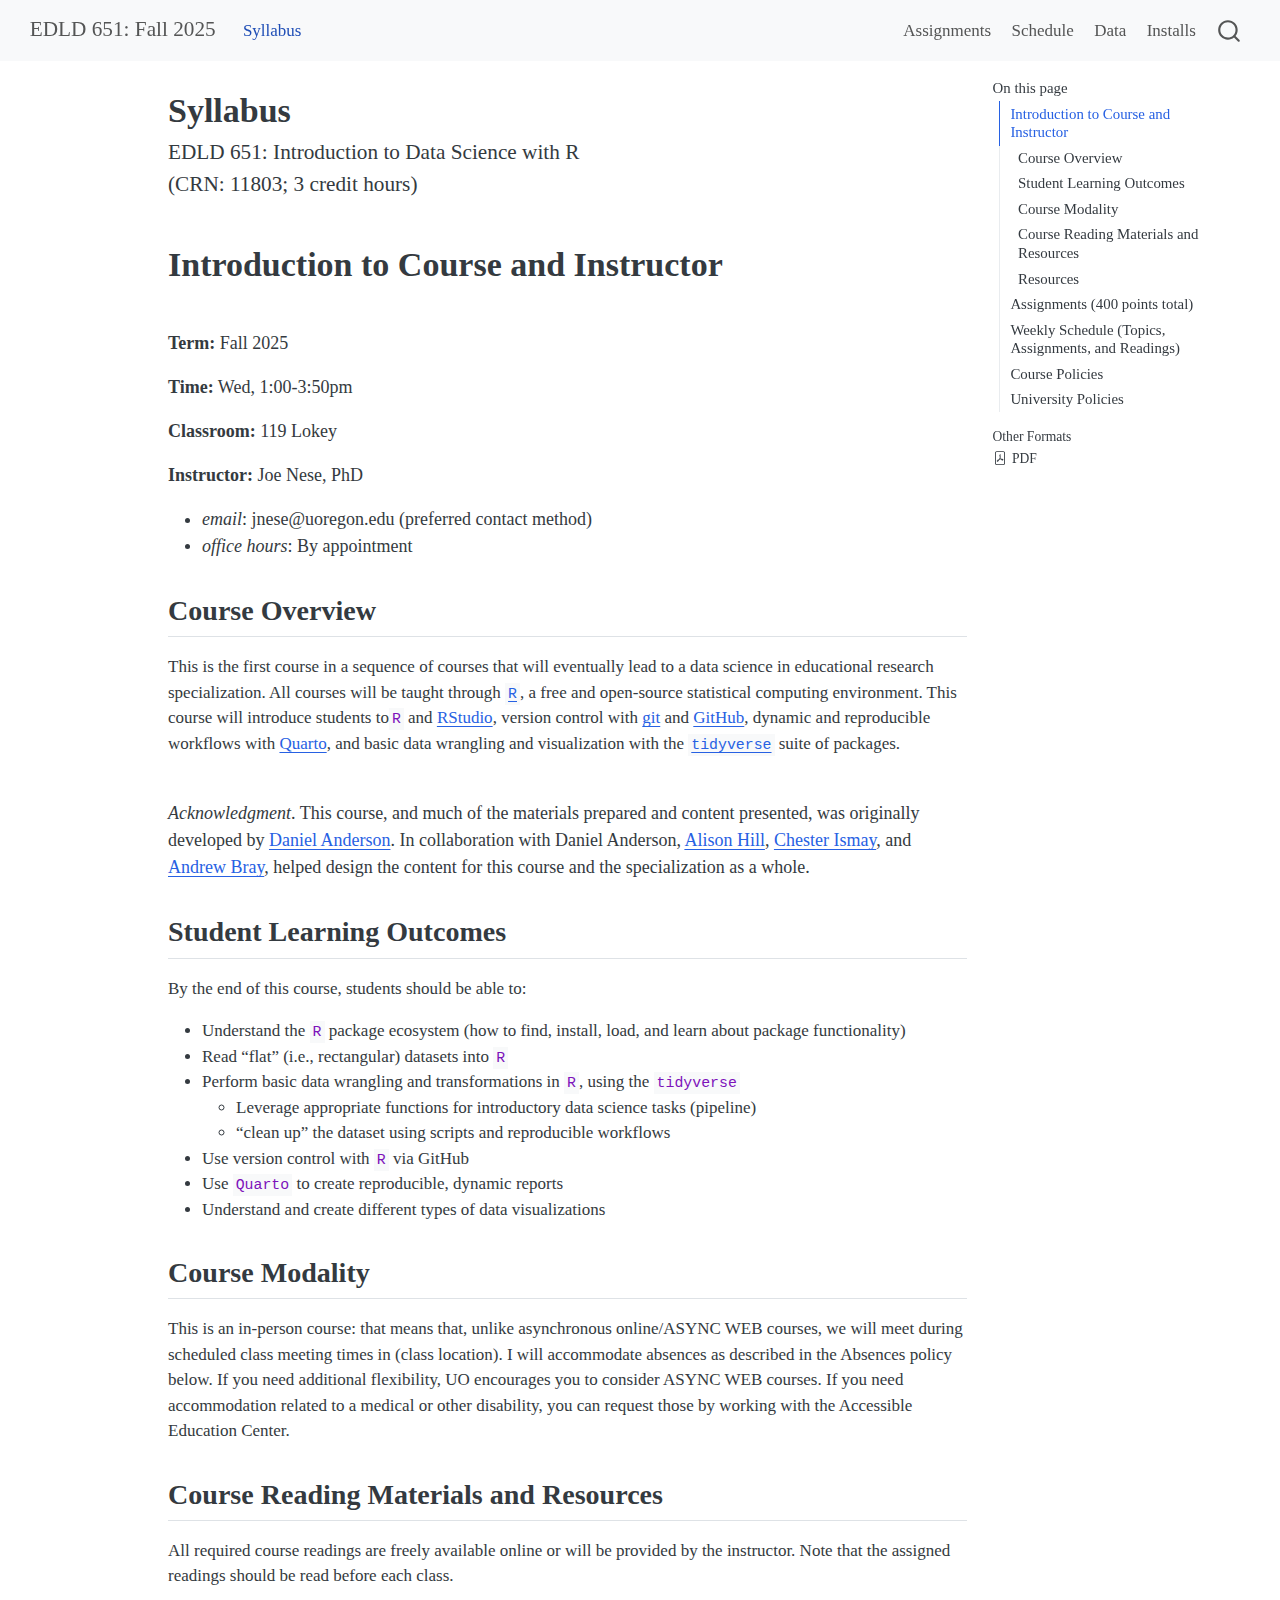
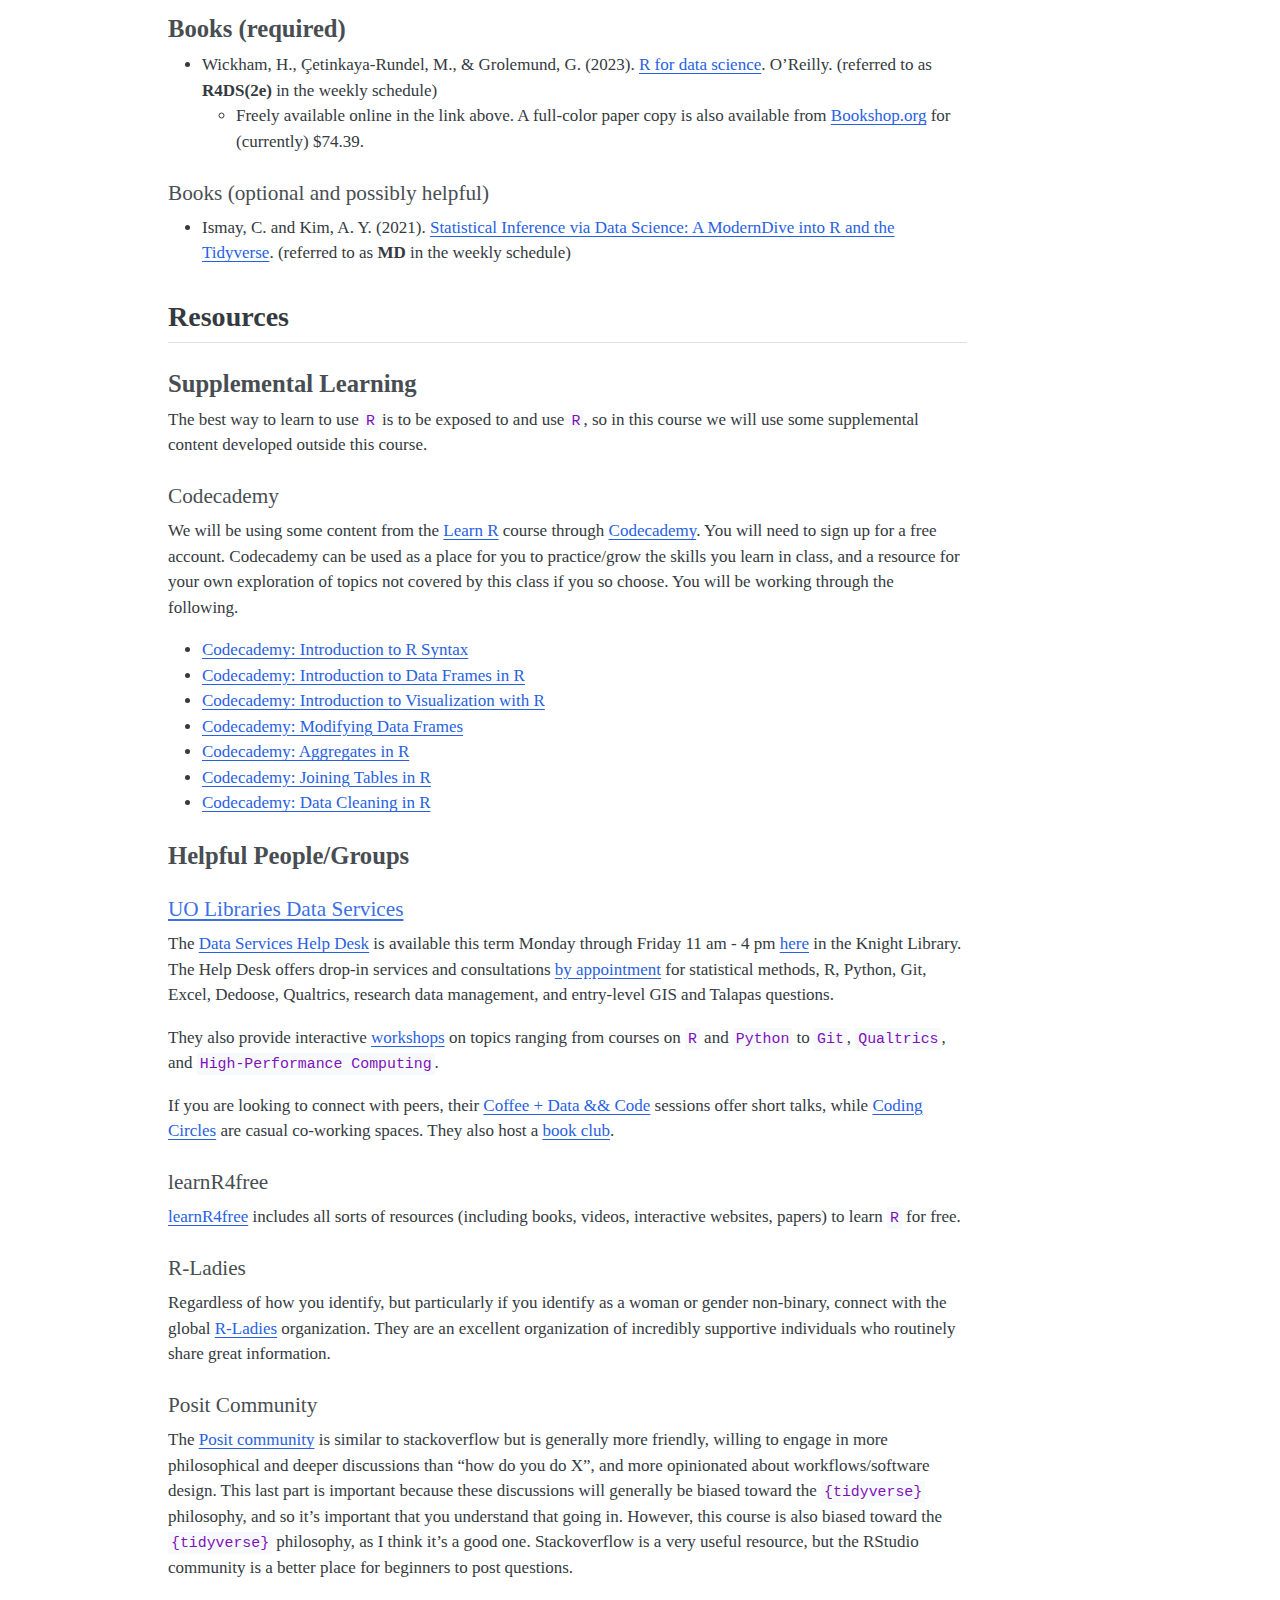
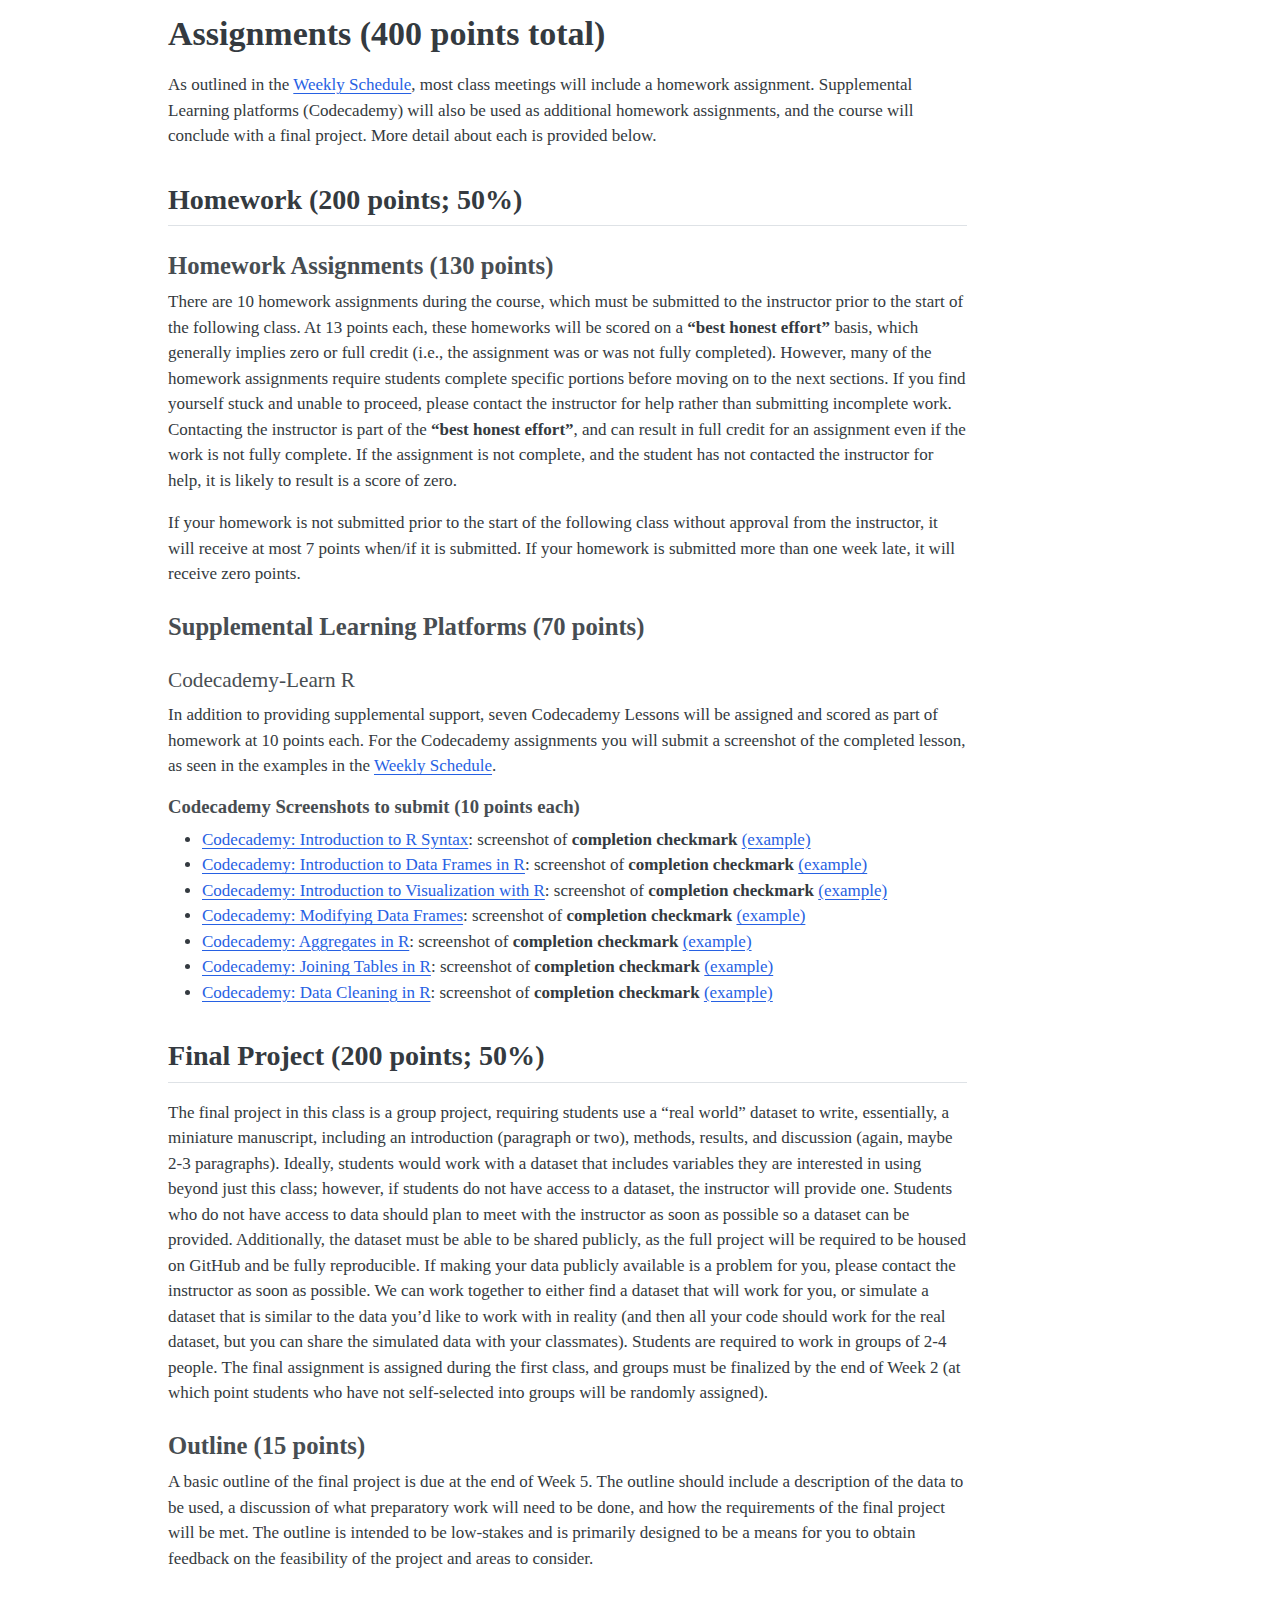
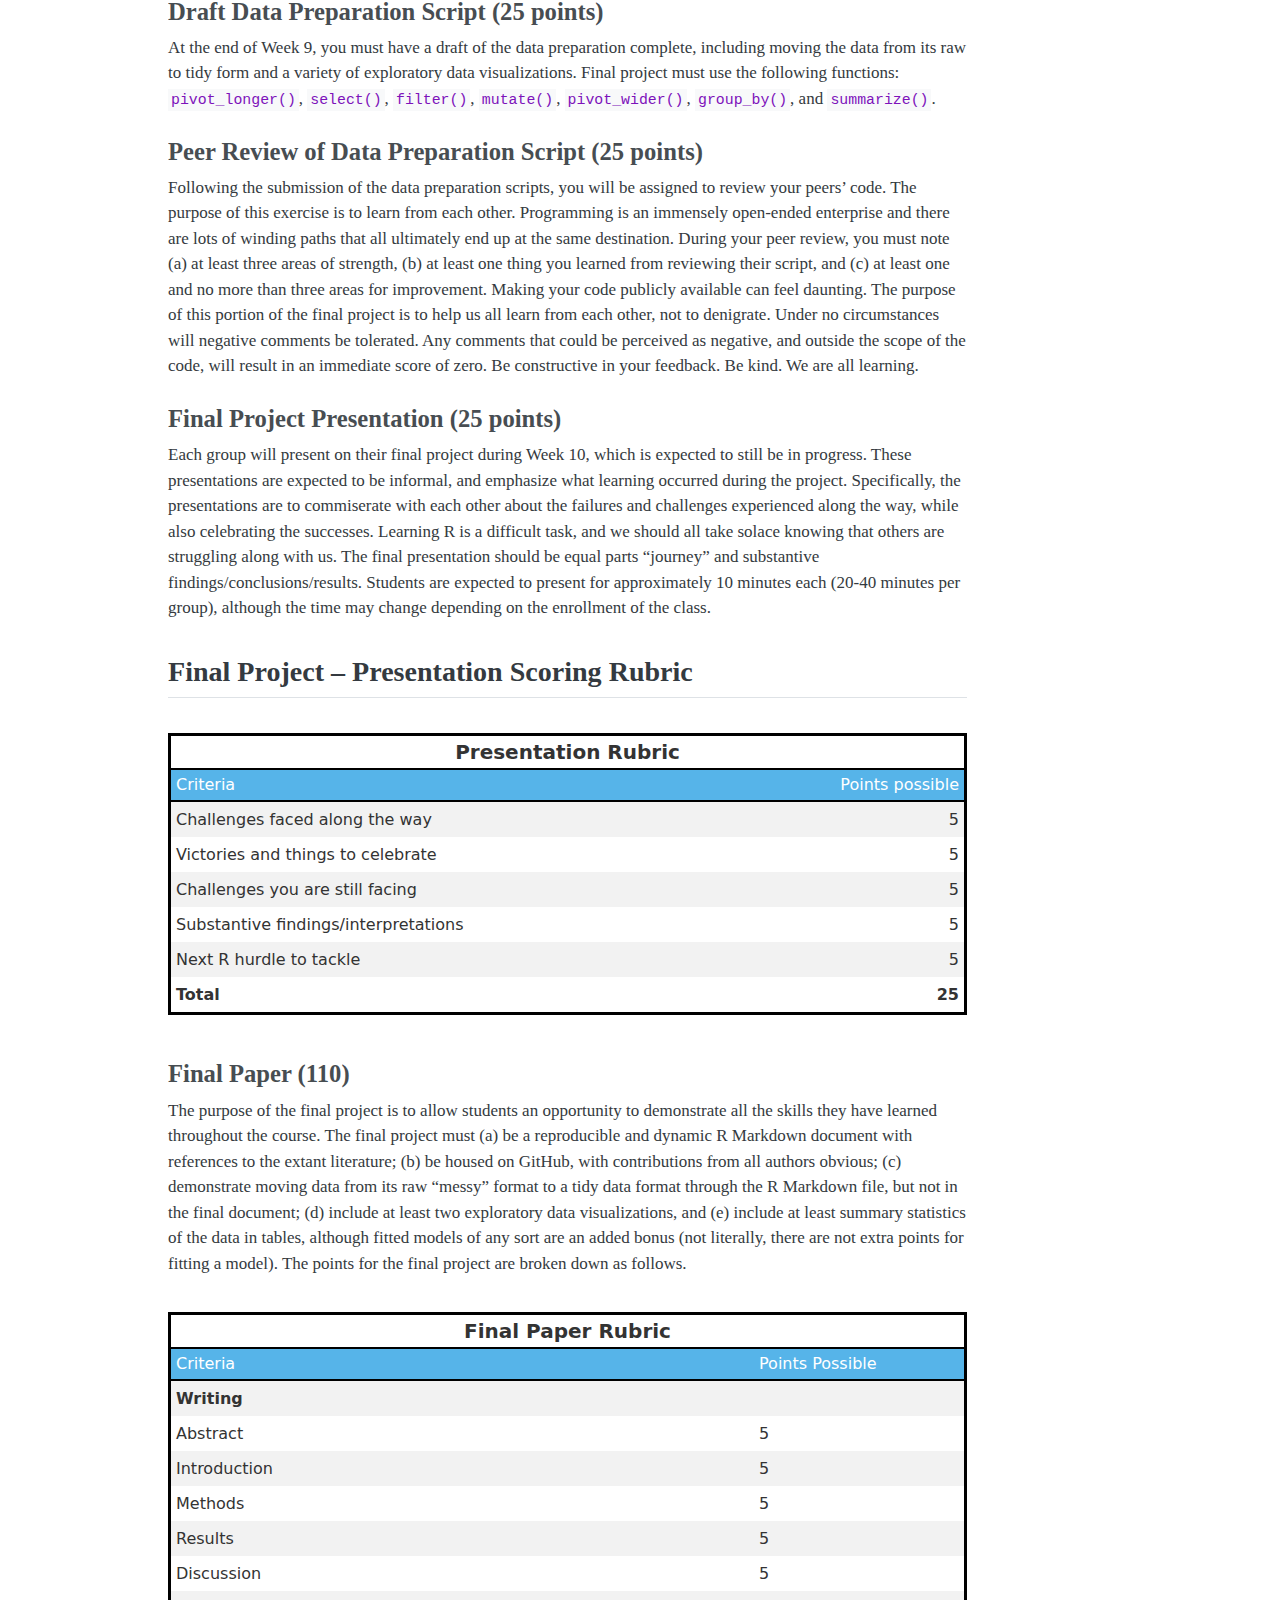
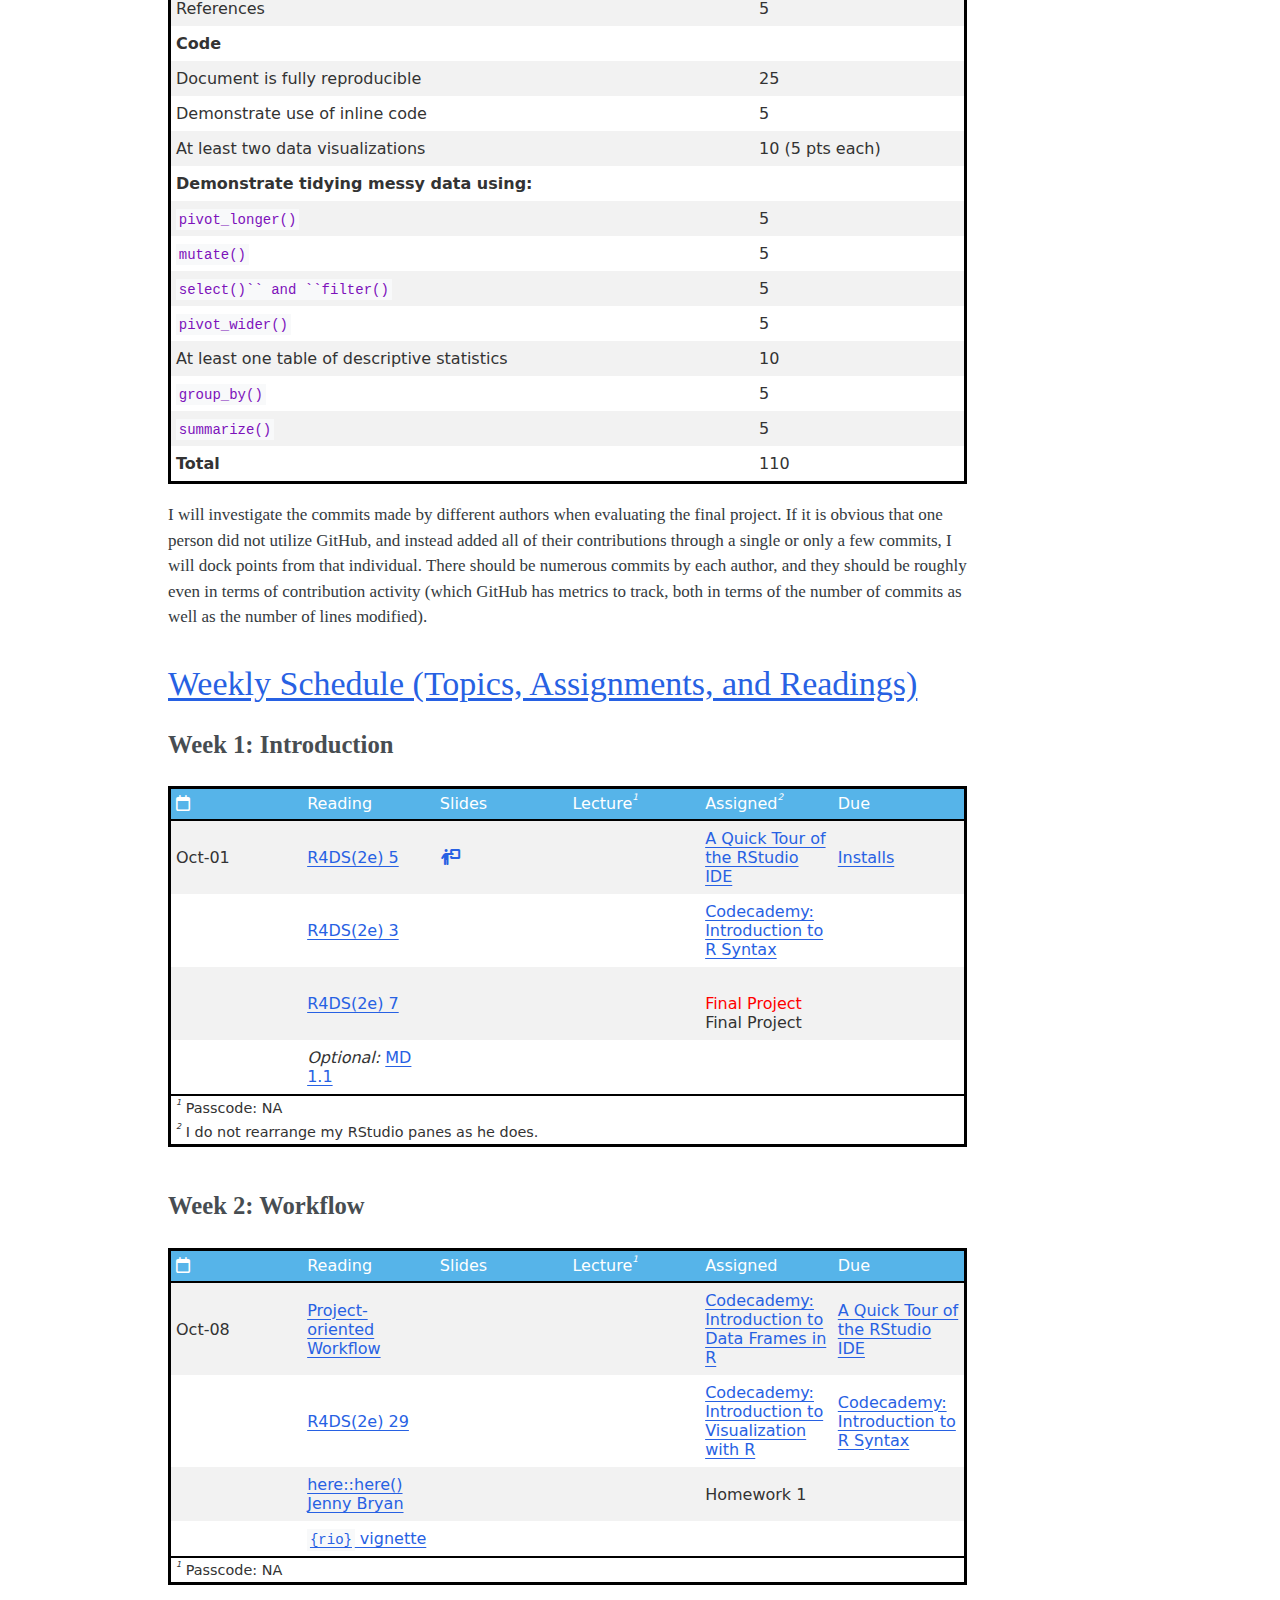
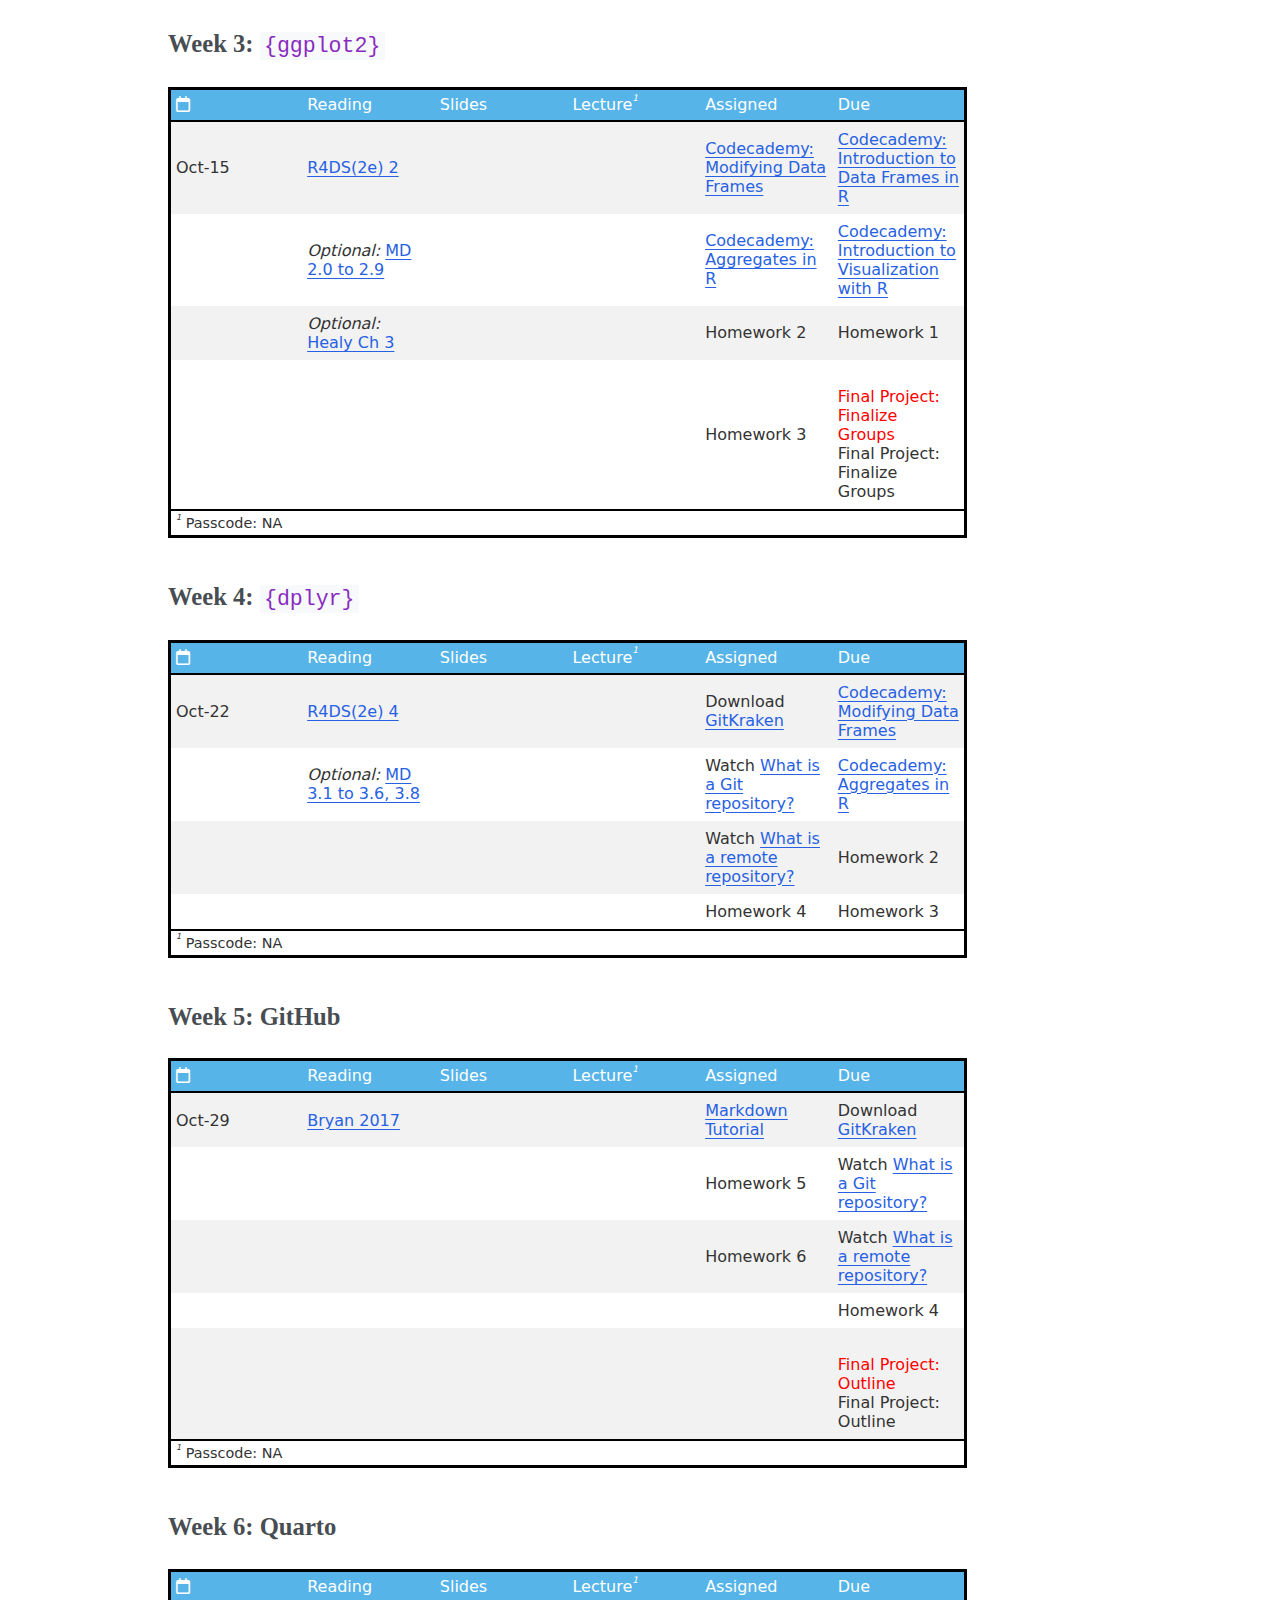
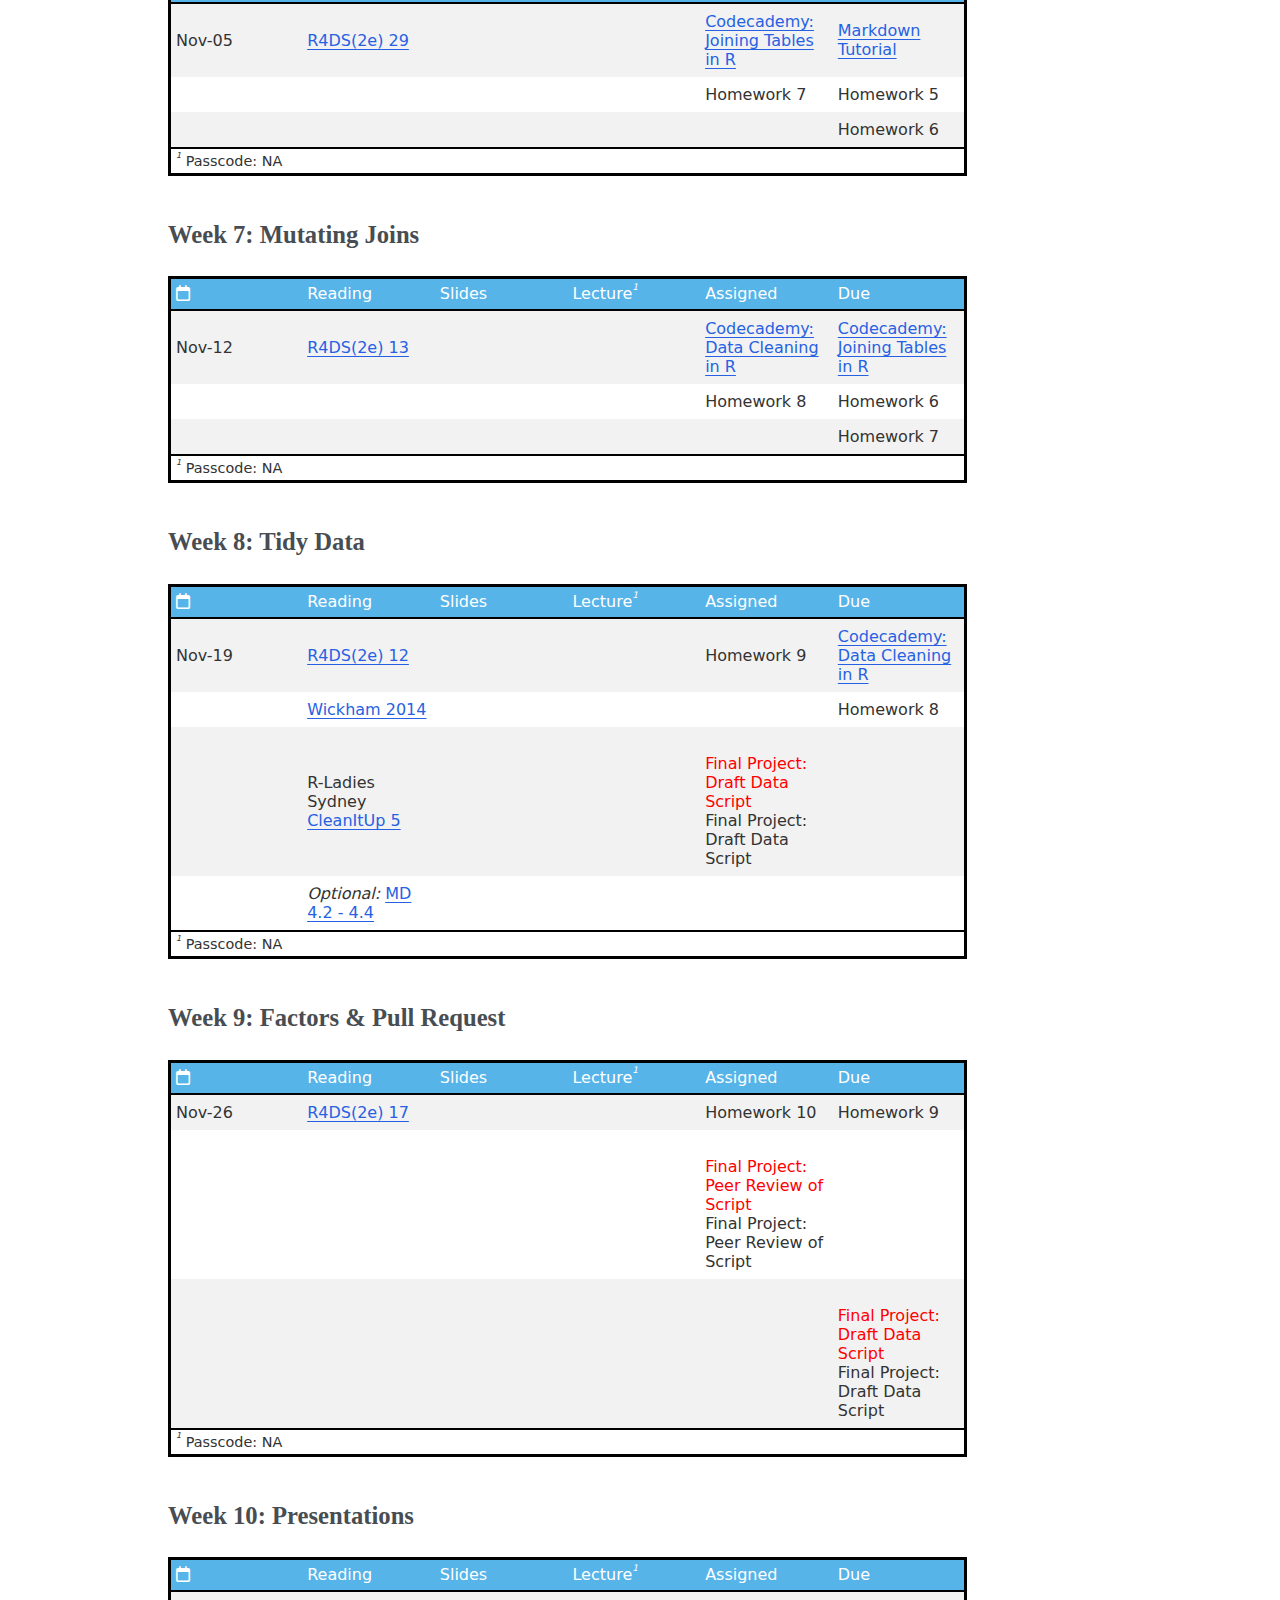
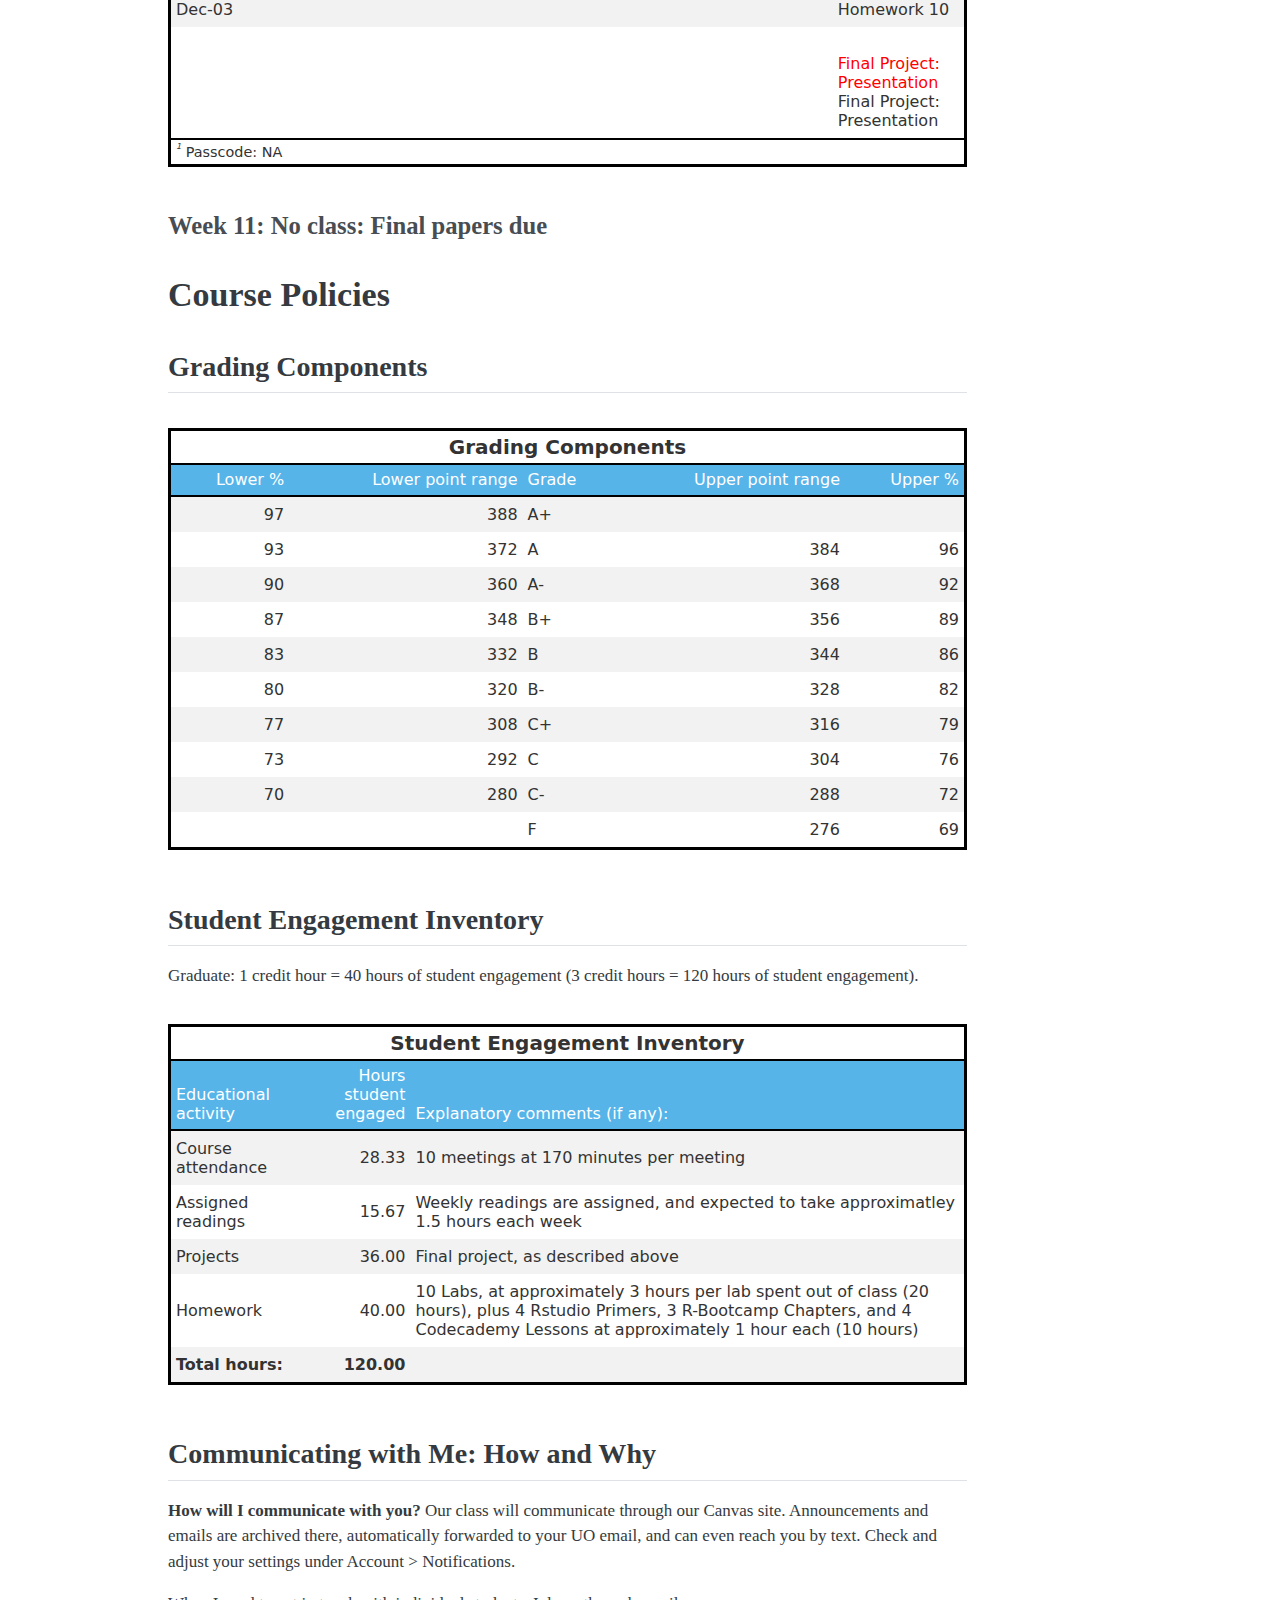
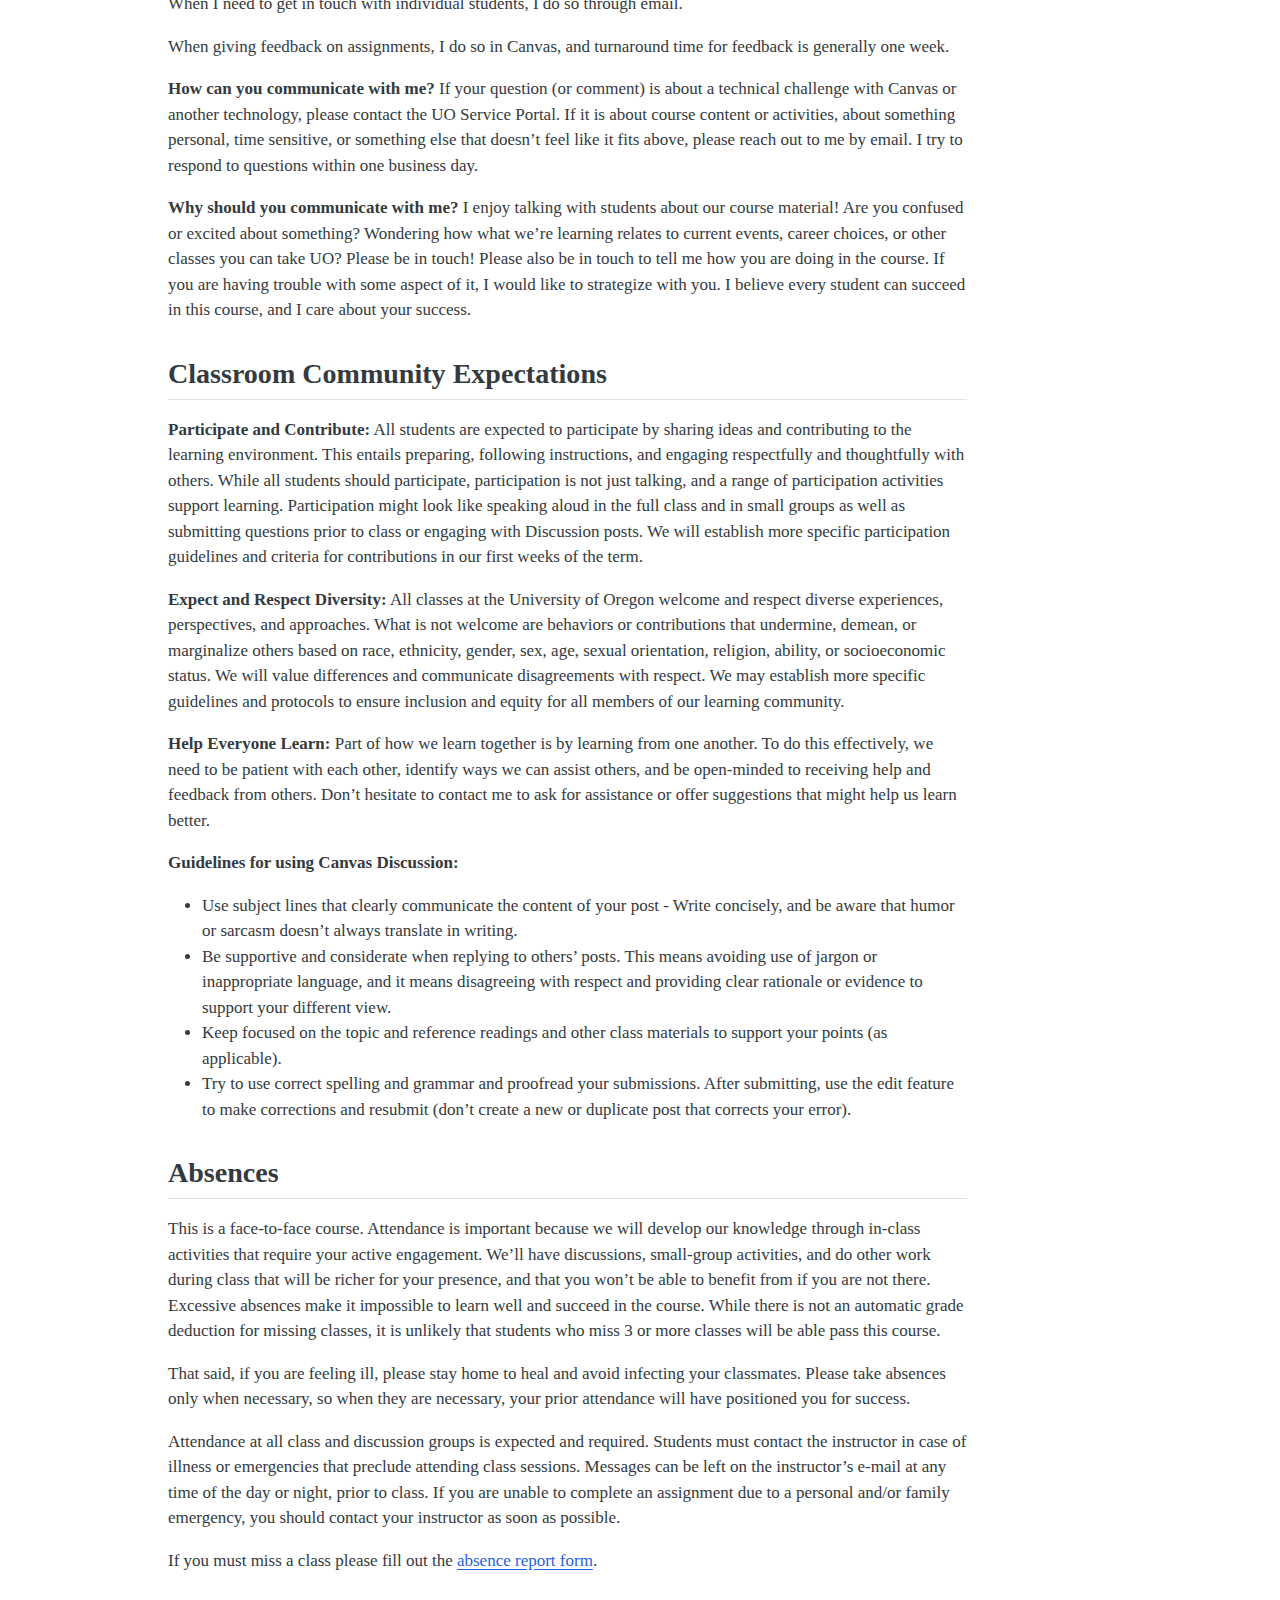
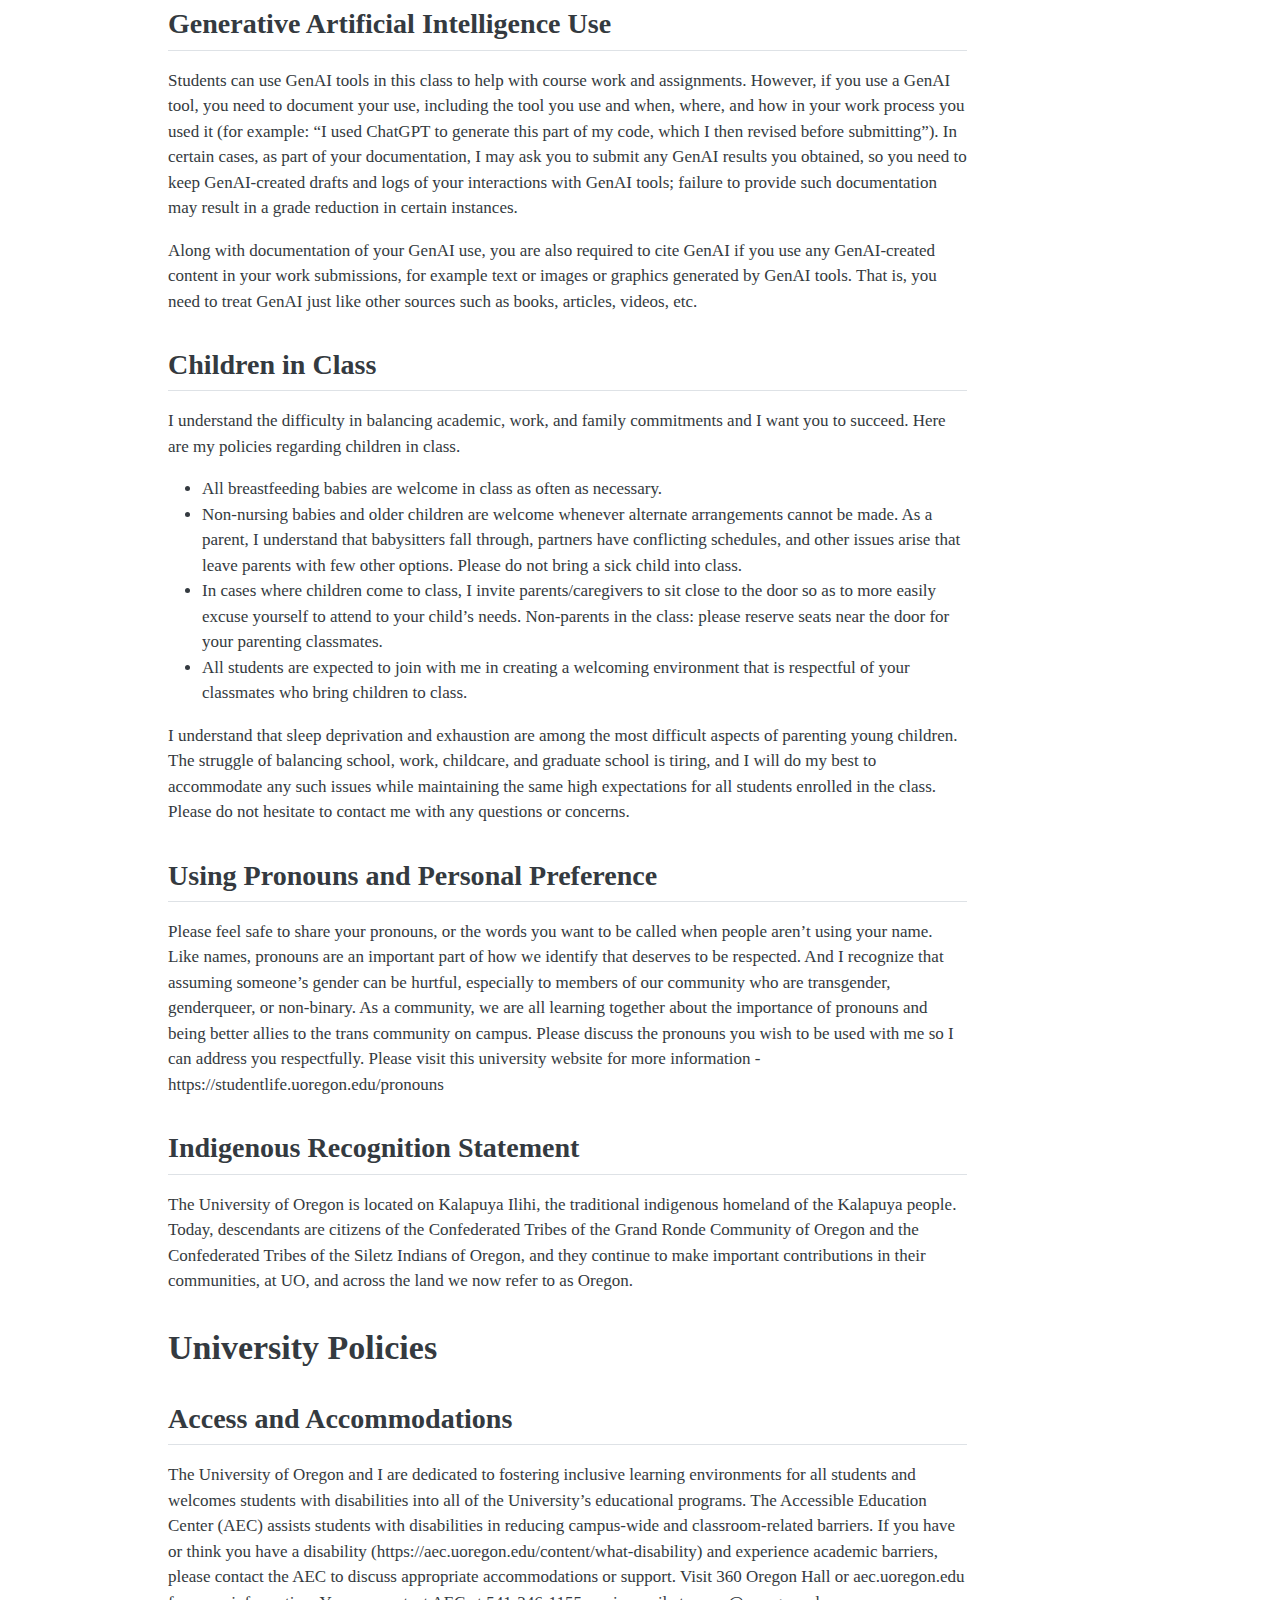
<file: docs/syllabus.html>
<!DOCTYPE html>
<html xmlns="http://www.w3.org/1999/xhtml" lang="en" xml:lang="en"><head>

<meta charset="utf-8">
<meta name="generator" content="quarto-1.6.42">

<meta name="viewport" content="width=device-width, initial-scale=1.0, user-scalable=yes">


<title>Syllabus – EDLD 651: Fall 2025</title>
<style>
code{white-space: pre-wrap;}
span.smallcaps{font-variant: small-caps;}
div.columns{display: flex; gap: min(4vw, 1.5em);}
div.column{flex: auto; overflow-x: auto;}
div.hanging-indent{margin-left: 1.5em; text-indent: -1.5em;}
ul.task-list{list-style: none;}
ul.task-list li input[type="checkbox"] {
  width: 0.8em;
  margin: 0 0.8em 0.2em -1em; /* quarto-specific, see https://github.com/quarto-dev/quarto-cli/issues/4556 */ 
  vertical-align: middle;
}
</style>


<script src="site_libs/quarto-nav/quarto-nav.js"></script>
<script src="site_libs/quarto-nav/headroom.min.js"></script>
<script src="site_libs/clipboard/clipboard.min.js"></script>
<script src="site_libs/quarto-search/autocomplete.umd.js"></script>
<script src="site_libs/quarto-search/fuse.min.js"></script>
<script src="site_libs/quarto-search/quarto-search.js"></script>
<meta name="quarto:offset" content="./">
<script src="site_libs/quarto-html/quarto.js"></script>
<script src="site_libs/quarto-html/popper.min.js"></script>
<script src="site_libs/quarto-html/tippy.umd.min.js"></script>
<script src="site_libs/quarto-html/anchor.min.js"></script>
<link href="site_libs/quarto-html/tippy.css" rel="stylesheet">
<link href="site_libs/quarto-html/quarto-syntax-highlighting-2f5df379a58b258e96c21c0638c20c03.css" rel="stylesheet" id="quarto-text-highlighting-styles">
<script src="site_libs/bootstrap/bootstrap.min.js"></script>
<link href="site_libs/bootstrap/bootstrap-icons.css" rel="stylesheet">
<link href="site_libs/bootstrap/bootstrap-f7cba634bc314294154c50bacca5a5e7.min.css" rel="stylesheet" append-hash="true" id="quarto-bootstrap" data-mode="light">
<script id="quarto-search-options" type="application/json">{
  "location": "navbar",
  "copy-button": false,
  "collapse-after": 3,
  "panel-placement": "end",
  "type": "overlay",
  "limit": 50,
  "keyboard-shortcut": [
    "f",
    "/",
    "s"
  ],
  "show-item-context": false,
  "language": {
    "search-no-results-text": "No results",
    "search-matching-documents-text": "matching documents",
    "search-copy-link-title": "Copy link to search",
    "search-hide-matches-text": "Hide additional matches",
    "search-more-match-text": "more match in this document",
    "search-more-matches-text": "more matches in this document",
    "search-clear-button-title": "Clear",
    "search-text-placeholder": "",
    "search-detached-cancel-button-title": "Cancel",
    "search-submit-button-title": "Submit",
    "search-label": "Search"
  }
}</script>
<link href="site_libs/font-awesome-6.5.2/css/all.min.css" rel="stylesheet">

<link href="site_libs/font-awesome-6.5.2/css/v4-shims.min.css" rel="stylesheet">



<link rel="stylesheet" href="styles.css">
</head>

<body class="nav-fixed">

<div id="quarto-search-results"></div>
  <header id="quarto-header" class="headroom fixed-top">
    <nav class="navbar navbar-expand-lg " data-bs-theme="dark">
      <div class="navbar-container container-fluid">
      <div class="navbar-brand-container mx-auto">
    <a class="navbar-brand" href="./index.html">
    <span class="navbar-title">EDLD 651: Fall 2025</span>
    </a>
  </div>
            <div id="quarto-search" class="" title="Search"></div>
          <button class="navbar-toggler" type="button" data-bs-toggle="collapse" data-bs-target="#navbarCollapse" aria-controls="navbarCollapse" role="menu" aria-expanded="false" aria-label="Toggle navigation" onclick="if (window.quartoToggleHeadroom) { window.quartoToggleHeadroom(); }">
  <span class="navbar-toggler-icon"></span>
</button>
          <div class="collapse navbar-collapse" id="navbarCollapse">
            <ul class="navbar-nav navbar-nav-scroll me-auto">
  <li class="nav-item">
    <a class="nav-link active" href="./syllabus.html" aria-current="page"> 
<span class="menu-text">Syllabus</span></a>
  </li>  
</ul>
            <ul class="navbar-nav navbar-nav-scroll ms-auto">
  <li class="nav-item">
    <a class="nav-link" href="./assignments.html"> 
<span class="menu-text">Assignments</span></a>
  </li>  
  <li class="nav-item">
    <a class="nav-link" href="./schedule.html"> 
<span class="menu-text">Schedule</span></a>
  </li>  
  <li class="nav-item">
    <a class="nav-link" href="./data_list.html"> 
<span class="menu-text">Data</span></a>
  </li>  
  <li class="nav-item">
    <a class="nav-link" href="./installs.html"> 
<span class="menu-text">Installs</span></a>
  </li>  
</ul>
          </div> <!-- /navcollapse -->
            <div class="quarto-navbar-tools">
</div>
      </div> <!-- /container-fluid -->
    </nav>
</header>
<!-- content -->
<div id="quarto-content" class="quarto-container page-columns page-rows-contents page-layout-article page-navbar">
<!-- sidebar -->
<!-- margin-sidebar -->
    <div id="quarto-margin-sidebar" class="sidebar margin-sidebar">
        <nav id="TOC" role="doc-toc" class="toc-active">
    <h2 id="toc-title">On this page</h2>
   
  <ul>
  <li><a href="#introduction-to-course-and-instructor" id="toc-introduction-to-course-and-instructor" class="nav-link active" data-scroll-target="#introduction-to-course-and-instructor">Introduction to Course and Instructor</a>
  <ul>
  <li><a href="#course-overview" id="toc-course-overview" class="nav-link" data-scroll-target="#course-overview">Course Overview</a></li>
  <li><a href="#student-learning-outcomes" id="toc-student-learning-outcomes" class="nav-link" data-scroll-target="#student-learning-outcomes">Student Learning Outcomes</a></li>
  <li><a href="#course-modality" id="toc-course-modality" class="nav-link" data-scroll-target="#course-modality">Course Modality</a></li>
  <li><a href="#course-reading-materials-and-resources" id="toc-course-reading-materials-and-resources" class="nav-link" data-scroll-target="#course-reading-materials-and-resources">Course Reading Materials and Resources</a>
  <ul class="collapse">
  <li><a href="#books-required" id="toc-books-required" class="nav-link" data-scroll-target="#books-required">Books (required)</a>
  <ul class="collapse">
  <li><a href="#books-optional-and-possibly-helpful" id="toc-books-optional-and-possibly-helpful" class="nav-link" data-scroll-target="#books-optional-and-possibly-helpful">Books (optional and possibly helpful)</a></li>
  </ul></li>
  </ul></li>
  <li><a href="#resources" id="toc-resources" class="nav-link" data-scroll-target="#resources">Resources</a>
  <ul class="collapse">
  <li><a href="#supplemental-learning" id="toc-supplemental-learning" class="nav-link" data-scroll-target="#supplemental-learning">Supplemental Learning</a>
  <ul class="collapse">
  <li><a href="#codecademy" id="toc-codecademy" class="nav-link" data-scroll-target="#codecademy">Codecademy</a></li>
  </ul></li>
  <li><a href="#helpful-peoplegroups" id="toc-helpful-peoplegroups" class="nav-link" data-scroll-target="#helpful-peoplegroups">Helpful People/Groups</a>
  <ul class="collapse">
  <li><a href="#uo-libraries-data-services" id="toc-uo-libraries-data-services" class="nav-link" data-scroll-target="#uo-libraries-data-services">UO Libraries Data Services</a></li>
  <li><a href="#learnr4free" id="toc-learnr4free" class="nav-link" data-scroll-target="#learnr4free">learnR4free</a></li>
  <li><a href="#r-ladies" id="toc-r-ladies" class="nav-link" data-scroll-target="#r-ladies">R-Ladies</a></li>
  <li><a href="#posit-community" id="toc-posit-community" class="nav-link" data-scroll-target="#posit-community">Posit Community</a></li>
  </ul></li>
  </ul></li>
  </ul></li>
  <li><a href="#assignments-400-points-total" id="toc-assignments-400-points-total" class="nav-link" data-scroll-target="#assignments-400-points-total">Assignments (400 points total)</a>
  <ul>
  <li><a href="#homework-200-points-50" id="toc-homework-200-points-50" class="nav-link" data-scroll-target="#homework-200-points-50">Homework (200 points; 50%)</a>
  <ul class="collapse">
  <li><a href="#homework-assignments-130-points" id="toc-homework-assignments-130-points" class="nav-link" data-scroll-target="#homework-assignments-130-points">Homework Assignments (130 points)</a></li>
  <li><a href="#supplemental-learning-platforms-70-points" id="toc-supplemental-learning-platforms-70-points" class="nav-link" data-scroll-target="#supplemental-learning-platforms-70-points">Supplemental Learning Platforms (70 points)</a>
  <ul class="collapse">
  <li><a href="#codecademy-learn-r" id="toc-codecademy-learn-r" class="nav-link" data-scroll-target="#codecademy-learn-r">Codecademy-Learn R</a></li>
  </ul></li>
  </ul></li>
  <li><a href="#final-project-200-points-50" id="toc-final-project-200-points-50" class="nav-link" data-scroll-target="#final-project-200-points-50">Final Project (200 points; 50%)</a>
  <ul class="collapse">
  <li><a href="#outline-15-points" id="toc-outline-15-points" class="nav-link" data-scroll-target="#outline-15-points">Outline (15 points)</a></li>
  <li><a href="#draft-data-preparation-script-25-points" id="toc-draft-data-preparation-script-25-points" class="nav-link" data-scroll-target="#draft-data-preparation-script-25-points">Draft Data Preparation Script (25 points)</a></li>
  <li><a href="#peer-review-of-data-preparation-script-25-points" id="toc-peer-review-of-data-preparation-script-25-points" class="nav-link" data-scroll-target="#peer-review-of-data-preparation-script-25-points">Peer Review of Data Preparation Script (25 points)</a></li>
  <li><a href="#final-project-presentation-25-points" id="toc-final-project-presentation-25-points" class="nav-link" data-scroll-target="#final-project-presentation-25-points">Final Project Presentation (25 points)</a></li>
  </ul></li>
  <li><a href="#final-project-presentation-scoring-rubric" id="toc-final-project-presentation-scoring-rubric" class="nav-link" data-scroll-target="#final-project-presentation-scoring-rubric">Final Project – Presentation Scoring Rubric</a>
  <ul class="collapse">
  <li><a href="#final-paper-110" id="toc-final-paper-110" class="nav-link" data-scroll-target="#final-paper-110">Final Paper (110)</a></li>
  </ul></li>
  </ul></li>
  <li><a href="#weekly-schedule-topics-assignments-and-readings" id="toc-weekly-schedule-topics-assignments-and-readings" class="nav-link" data-scroll-target="#weekly-schedule-topics-assignments-and-readings">Weekly Schedule (Topics, Assignments, and Readings)</a>
  <ul>
  <li><a href="#week-1-introduction" id="toc-week-1-introduction" class="nav-link" data-scroll-target="#week-1-introduction">Week 1: Introduction</a></li>
  <li><a href="#week-2-workflow" id="toc-week-2-workflow" class="nav-link" data-scroll-target="#week-2-workflow">Week 2: Workflow</a></li>
  <li><a href="#week-3-ggplot2" id="toc-week-3-ggplot2" class="nav-link" data-scroll-target="#week-3-ggplot2">Week 3: <code>{ggplot2}</code></a></li>
  <li><a href="#week-4-dplyr" id="toc-week-4-dplyr" class="nav-link" data-scroll-target="#week-4-dplyr">Week 4: <code>{dplyr}</code></a></li>
  <li><a href="#week-5-github" id="toc-week-5-github" class="nav-link" data-scroll-target="#week-5-github">Week 5: GitHub</a></li>
  <li><a href="#week-6-quarto" id="toc-week-6-quarto" class="nav-link" data-scroll-target="#week-6-quarto">Week 6: Quarto</a></li>
  <li><a href="#week-7-mutating-joins" id="toc-week-7-mutating-joins" class="nav-link" data-scroll-target="#week-7-mutating-joins">Week 7: Mutating Joins</a></li>
  <li><a href="#week-8-tidy-data" id="toc-week-8-tidy-data" class="nav-link" data-scroll-target="#week-8-tidy-data">Week 8: Tidy Data</a></li>
  <li><a href="#week-9-factors-pull-request" id="toc-week-9-factors-pull-request" class="nav-link" data-scroll-target="#week-9-factors-pull-request">Week 9: Factors &amp; Pull Request</a></li>
  <li><a href="#week-10-presentations" id="toc-week-10-presentations" class="nav-link" data-scroll-target="#week-10-presentations">Week 10: Presentations</a></li>
  <li><a href="#week-11-no-class-final-papers-due" id="toc-week-11-no-class-final-papers-due" class="nav-link" data-scroll-target="#week-11-no-class-final-papers-due">Week 11: No class: Final papers due</a></li>
  </ul></li>
  <li><a href="#course-policies" id="toc-course-policies" class="nav-link" data-scroll-target="#course-policies">Course Policies</a>
  <ul>
  <li><a href="#grading-components" id="toc-grading-components" class="nav-link" data-scroll-target="#grading-components">Grading Components</a></li>
  <li><a href="#student-engagement-inventory" id="toc-student-engagement-inventory" class="nav-link" data-scroll-target="#student-engagement-inventory">Student Engagement Inventory</a></li>
  <li><a href="#communicating-with-me-how-and-why" id="toc-communicating-with-me-how-and-why" class="nav-link" data-scroll-target="#communicating-with-me-how-and-why">Communicating with Me: How and Why</a></li>
  <li><a href="#classroom-community-expectations" id="toc-classroom-community-expectations" class="nav-link" data-scroll-target="#classroom-community-expectations">Classroom Community Expectations</a></li>
  <li><a href="#absences" id="toc-absences" class="nav-link" data-scroll-target="#absences">Absences</a></li>
  <li><a href="#generative-artificial-intelligence-use" id="toc-generative-artificial-intelligence-use" class="nav-link" data-scroll-target="#generative-artificial-intelligence-use">Generative Artificial Intelligence Use</a></li>
  <li><a href="#children-in-class" id="toc-children-in-class" class="nav-link" data-scroll-target="#children-in-class">Children in Class</a></li>
  <li><a href="#using-pronouns-and-personal-preference" id="toc-using-pronouns-and-personal-preference" class="nav-link" data-scroll-target="#using-pronouns-and-personal-preference">Using Pronouns and Personal Preference</a></li>
  <li><a href="#indigenous-recognition-statement" id="toc-indigenous-recognition-statement" class="nav-link" data-scroll-target="#indigenous-recognition-statement">Indigenous Recognition Statement</a></li>
  </ul></li>
  <li><a href="#university-policies" id="toc-university-policies" class="nav-link" data-scroll-target="#university-policies">University Policies</a>
  <ul>
  <li><a href="#access-and-accommodations" id="toc-access-and-accommodations" class="nav-link" data-scroll-target="#access-and-accommodations">Access and Accommodations</a></li>
  <li><a href="#accommodation-for-religious-observances" id="toc-accommodation-for-religious-observances" class="nav-link" data-scroll-target="#accommodation-for-religious-observances">Accommodation for Religious Observances</a></li>
  <li><a href="#your-wellbeing" id="toc-your-wellbeing" class="nav-link" data-scroll-target="#your-wellbeing">Your Wellbeing</a></li>
  <li><a href="#basic-needs" id="toc-basic-needs" class="nav-link" data-scroll-target="#basic-needs">Basic Needs</a></li>
  <li><a href="#respect-for-diversity" id="toc-respect-for-diversity" class="nav-link" data-scroll-target="#respect-for-diversity">Respect for Diversity</a></li>
  <li><a href="#academic-integrity" id="toc-academic-integrity" class="nav-link" data-scroll-target="#academic-integrity">Academic Integrity</a></li>
  <li><a href="#student-experience-surveys" id="toc-student-experience-surveys" class="nav-link" data-scroll-target="#student-experience-surveys">Student Experience Surveys</a></li>
  <li><a href="#reporting-obligations" id="toc-reporting-obligations" class="nav-link" data-scroll-target="#reporting-obligations">Reporting Obligations</a></li>
  <li><a href="#conflict-resolution" id="toc-conflict-resolution" class="nav-link" data-scroll-target="#conflict-resolution">Conflict Resolution</a></li>
  <li><a href="#grievance-policy" id="toc-grievance-policy" class="nav-link" data-scroll-target="#grievance-policy">Grievance Policy</a></li>
  <li><a href="#academic-disruption-due-to-campus-emergency" id="toc-academic-disruption-due-to-campus-emergency" class="nav-link" data-scroll-target="#academic-disruption-due-to-campus-emergency">Academic Disruption due to Campus Emergency</a></li>
  <li><a href="#inclement-weather" id="toc-inclement-weather" class="nav-link" data-scroll-target="#inclement-weather">Inclement Weather</a></li>
  <li><a href="#course-incomplete-policy" id="toc-course-incomplete-policy" class="nav-link" data-scroll-target="#course-incomplete-policy">Course Incomplete Policy</a></li>
  </ul></li>
  </ul>
<div class="quarto-alternate-formats"><h2>Other Formats</h2><ul><li><a href="syllabus.pdf"><i class="bi bi-file-pdf"></i>PDF</a></li></ul></div></nav>
    </div>
<!-- main -->
<main class="content" id="quarto-document-content">

<header id="title-block-header" class="quarto-title-block default">
<div class="quarto-title">
<h1 class="title">Syllabus</h1>
<p class="subtitle lead">EDLD 651: Introduction to Data Science with R<br>(CRN: 11803; 3 credit hours)</p>
</div>



<div class="quarto-title-meta">

    
  
    
  </div>
  


</header>


<section id="introduction-to-course-and-instructor" class="level1">
<h1>Introduction to Course and Instructor</h1>
<p><font size="4"><br>
<strong>Term:</strong> Fall 2025</font></p><font size="4">
<p><strong>Time:</strong> Wed, 1:00-3:50pm</p>
<p><strong>Classroom:</strong> 119 Lokey</p>
<p><strong>Instructor:</strong> Joe Nese, PhD</p>
</font><ul><font size="4">
<li><em>email</em>: jnese@uoregon.edu (preferred contact method)</li>
</font><li><font size="4"><em>office hours</em>: By appointment </font></li>
</ul>
<section id="course-overview" class="level2">
<h2 class="anchored" data-anchor-id="course-overview">Course Overview</h2>
<p>This is the first course in a sequence of courses that will eventually lead to a data science in educational research specialization. All courses will be taught through <a href="https://cran.r-project.org/"><code>R</code></a>, a free and open-source statistical computing environment. This course will introduce students to<code>R</code> and <a href="https://posit.co/download/rstudio-desktop/">RStudio</a>, version control with <a href="https://git-scm.com/">git</a> and <a href="https://github.com/">GitHub</a>, dynamic and reproducible workflows with <a href="https://quarto.org/">Quarto</a>, and basic data wrangling and visualization with the <a href="https://www.tidyverse.org/"><code>tidyverse</code></a> suite of packages.</p>
<p><font size="4"><br>
<em>Acknowledgment</em>. This course, and much of the materials prepared and content presented, was originally developed by <a href="https://www.linkedin.com/in/danieljanderson/">Daniel Anderson</a>. In collaboration with Daniel Anderson, <a href="https://www.apreshill.com/">Alison Hill</a>, <a href="https://chester.rbind.io/">Chester Ismay</a>, and <a href="https://andrewpbray.github.io/">Andrew Bray</a>, helped design the content for this course and the specialization as a whole.</font></p>
</section>
<section id="student-learning-outcomes" class="level2">
<h2 class="anchored" data-anchor-id="student-learning-outcomes">Student Learning Outcomes</h2>
<p>By the end of this course, students should be able to:</p>
<ul>
<li>Understand the <code>R</code> package ecosystem (how to find, install, load, and learn about package functionality)</li>
<li>Read “flat” (i.e., rectangular) datasets into <code>R</code></li>
<li>Perform basic data wrangling and transformations in <code>R</code>, using the <code>tidyverse</code>
<ul>
<li>Leverage appropriate functions for introductory data science tasks (pipeline)</li>
<li>“clean up” the dataset using scripts and reproducible workflows</li>
</ul></li>
<li>Use version control with <code>R</code> via GitHub</li>
<li>Use <code>Quarto</code> to create reproducible, dynamic reports</li>
<li>Understand and create different types of data visualizations</li>
</ul>
</section>
<section id="course-modality" class="level2">
<h2 class="anchored" data-anchor-id="course-modality">Course Modality</h2>
<p>This is an in-person course: that means that, unlike asynchronous online/ASYNC WEB courses, we will meet during scheduled class meeting times in (class location). I will accommodate absences as described in the Absences policy below. If you need additional flexibility, UO encourages you to consider ASYNC WEB courses. If you need accommodation related to a medical or other disability, you can request those by working with the Accessible Education Center.</p>
</section>
<section id="course-reading-materials-and-resources" class="level2">
<h2 class="anchored" data-anchor-id="course-reading-materials-and-resources">Course Reading Materials and Resources</h2>
<p>All required course readings are freely available online or will be provided by the instructor. Note that the assigned readings should be read before each class.</p>
<section id="books-required" class="level3">
<h3 class="anchored" data-anchor-id="books-required">Books (required)</h3>
<ul>
<li>Wickham, H., Çetinkaya-Rundel, M., &amp; Grolemund, G. (2023). <a href="https://r4ds.hadley.nz/">R for data science</a>. O’Reilly. (referred to as <strong>R4DS(2e)</strong> in the weekly schedule)
<ul>
<li>Freely available online in the link above. A full-color paper copy is also available from <a href="https://bookshop.org/p/books/r-for-data-science-import-tidy-transform-visualize-and-model-data-hadley-wickham/19667446?ean=9781492097402&amp;gclid=Cj0KCQjw9rSoBhCiARIsAFOiplnsoAzgdl4pxcZmN-bzyI4Y6TCNx5ph3lS-nF62MgiIIcxjLclBfeAaAp9sEALw_wcB">Bookshop.org</a> for (currently) $74.39.</li>
</ul></li>
</ul>
<section id="books-optional-and-possibly-helpful" class="level4">
<h4 class="anchored" data-anchor-id="books-optional-and-possibly-helpful">Books (optional and possibly helpful)</h4>
<ul>
<li>Ismay, C. and Kim, A. Y. (2021). <a href="https://moderndive.com/">Statistical Inference via Data Science: A ModernDive into R and the Tidyverse</a>. (referred to as <strong>MD</strong> in the weekly schedule)</li>
</ul>
</section>
</section>
</section>
<section id="resources" class="level2">
<h2 class="anchored" data-anchor-id="resources">Resources</h2>
<section id="supplemental-learning" class="level3">
<h3 class="anchored" data-anchor-id="supplemental-learning">Supplemental Learning</h3>
<p>The best way to learn to use <code>R</code> is to be exposed to and use <code>R</code>, so in this course we will use some supplemental content developed outside this course.</p>
<section id="codecademy" class="level4">
<h4 class="anchored" data-anchor-id="codecademy">Codecademy</h4>
<p>We will be using some content from the <a href="https://www.codecademy.com/learn/learn-r">Learn R</a> course through <a href="https://www.codecademy.com/">Codecademy</a>. You will need to sign up for a free account. Codecademy can be used as a place for you to practice/grow the skills you learn in class, and a resource for your own exploration of topics not covered by this class if you so choose. You will be working through the following.</p>
<ul>
<li><a href="https://www.codecademy.com/courses/learn-r/lessons/introduction-to-r/exercises/why-r">Codecademy: Introduction to R Syntax</a></li>
<li><a href="https://www.codecademy.com/courses/learn-r/lessons/r-data-frames-intro">Codecademy: Introduction to Data Frames in R</a></li>
<li><a href="https://www.codecademy.com/courses/learn-r/lessons/intro-visualization-ggplot2-r/exercises/layers-and-geoms">Codecademy: Introduction to Visualization with R</a></li>
<li><a href="https://www.codecademy.com/courses/learn-r/lessons/r-data-frames-modifying">Codecademy: Modifying Data Frames</a></li>
<li><a href="https://www.codecademy.com/courses/learn-r/lessons/r-aggregates/exercises/column-statistics">Codecademy: Aggregates in R</a></li>
<li><a href="https://www.codecademy.com/courses/learn-r/lessons/r-multiple-tables/exercises/introduction">Codecademy: Joining Tables in R</a></li>
<li><a href="https://www.codecademy.com/courses/learn-r/lessons/r-data-cleaning">Codecademy: Data Cleaning in R</a></li>
</ul>
</section>
</section>
<section id="helpful-peoplegroups" class="level3">
<h3 class="anchored" data-anchor-id="helpful-peoplegroups">Helpful People/Groups</h3>
<section id="uo-libraries-data-services" class="level4">
<h4 class="anchored" data-anchor-id="uo-libraries-data-services"><a href="https://library.uoregon.edu/department-of-open-research/data-services">UO Libraries Data Services</a></h4>
<p>The <a href="https://library.uoregon.edu/data-services">Data Services Help Desk</a> is available this term Monday through Friday 11 am - 4 pm <a href="https://map.uoregon.edu/d991368cc">here</a> in the Knight Library. The Help Desk offers drop-in services and consultations <a href="https://uoregon.libcal.com/appointments/data_services">by appointment</a> for statistical methods, R, Python, Git, Excel, Dedoose, Qualtrics, research data management, and entry-level GIS and Talapas questions.</p>
<p>They also provide interactive <a href="https://uoregon.libcal.com/calendar/dataservices?cid=11979&amp;t=d&amp;d=0000-00-00&amp;cal=11979&amp;inc=0">workshops</a> on topics ranging from courses on <code>R</code> and <code>Python</code> to <code>Git</code>, <code>Qualtrics</code>, and <code>High-Performance Computing</code>.</p>
<p>If you are looking to connect with peers, their <a href="https://uoregon.libcal.com/calendar/dataservices?t=d&amp;q=coffee&amp;cid=11979&amp;cal=11979&amp;inc=0">Coffee + Data &amp;&amp; Code</a> sessions offer short talks, while <a href="https://uoregon.libcal.com/event/13001631">Coding Circles</a> are casual co-working spaces. They also host a <a href="">book club</a>.</p>
</section>
<section id="learnr4free" class="level4">
<h4 class="anchored" data-anchor-id="learnr4free">learnR4free</h4>
<p><a href="https://www.learnr4free.com/en/index.html">learnR4free</a> includes all sorts of resources (including books, videos, interactive websites, papers) to learn <code>R</code> for free.</p>
</section>
<section id="r-ladies" class="level4">
<h4 class="anchored" data-anchor-id="r-ladies">R-Ladies</h4>
<p>Regardless of how you identify, but particularly if you identify as a woman or gender non-binary, connect with the global <a href="https://rladies.org/">R-Ladies</a> organization. They are an excellent organization of incredibly supportive individuals who routinely share great information.</p>
</section>
<section id="posit-community" class="level4">
<h4 class="anchored" data-anchor-id="posit-community">Posit Community</h4>
<p>The <a href="https://forum.posit.co/">Posit community</a> is similar to stackoverflow but is generally more friendly, willing to engage in more philosophical and deeper discussions than “how do you do X”, and more opinionated about workflows/software design. This last part is important because these discussions will generally be biased toward the <code>{tidyverse}</code> philosophy, and so it’s important that you understand that going in. However, this course is also biased toward the <code>{tidyverse}</code> philosophy, as I think it’s a good one. Stackoverflow is a very useful resource, but the RStudio community is a better place for beginners to post questions.</p>
</section>
</section>
</section>
</section>
<section id="assignments-400-points-total" class="level1">
<h1>Assignments (400 points total)</h1>
<p>As outlined in the <a href="./schedule.html">Weekly Schedule</a>, most class meetings will include a homework assignment. Supplemental Learning platforms (Codecademy) will also be used as additional homework assignments, and the course will conclude with a final project. More detail about each is provided below.</p>
<section id="homework-200-points-50" class="level2">
<h2 class="anchored" data-anchor-id="homework-200-points-50">Homework (200 points; 50%)</h2>
<section id="homework-assignments-130-points" class="level3">
<h3 class="anchored" data-anchor-id="homework-assignments-130-points">Homework Assignments (130 points)</h3>
<p>There are 10 homework assignments during the course, which must be submitted to the instructor prior to the start of the following class. At 13 points each, these homeworks will be scored on a <strong>“best honest effort”</strong> basis, which generally implies zero or full credit (i.e., the assignment was or was not fully completed). However, many of the homework assignments require students complete specific portions before moving on to the next sections. If you find yourself stuck and unable to proceed, please contact the instructor for help rather than submitting incomplete work. Contacting the instructor is part of the <strong>“best honest effort”</strong>, and can result in full credit for an assignment even if the work is not fully complete. If the assignment is not complete, and the student has not contacted the instructor for help, it is likely to result is a score of zero.</p>
<p>If your homework is not submitted prior to the start of the following class without approval from the instructor, it will receive at most 7 points when/if it is submitted. If your homework is submitted more than one week late, it will receive zero points.</p>
</section>
<section id="supplemental-learning-platforms-70-points" class="level3">
<h3 class="anchored" data-anchor-id="supplemental-learning-platforms-70-points">Supplemental Learning Platforms (70 points)</h3>
<section id="codecademy-learn-r" class="level4">
<h4 class="anchored" data-anchor-id="codecademy-learn-r">Codecademy-Learn R</h4>
<p>In addition to providing supplemental support, seven Codecademy Lessons will be assigned and scored as part of homework at 10 points each. For the Codecademy assignments you will submit a screenshot of the completed lesson, as seen in the examples in the <a href="./schedule.html">Weekly Schedule</a>.</p>
<section id="codecademy-screenshots-to-submit-10-points-each" class="level5">
<h5 class="anchored" data-anchor-id="codecademy-screenshots-to-submit-10-points-each"><strong>Codecademy Screenshots to submit (10 points each)</strong></h5>
<ul>
<li><a href="https://www.codecademy.com/courses/learn-r/lessons/introduction-to-r/exercises/why-r">Codecademy: Introduction to R Syntax</a>: screenshot of <strong>completion checkmark</strong> <a href="./slides/images/codecademy_Intro-to-R-Syntax.png">(example)</a></li>
<li><a href="https://www.codecademy.com/courses/learn-r/lessons/r-data-frames-intro">Codecademy: Introduction to Data Frames in R</a>: screenshot of <strong>completion checkmark</strong> <a href="./slides/images/codecademy_Intro-to-Data-Fames-R.png">(example)</a></li>
<li><a href="https://www.codecademy.com/courses/learn-r/lessons/intro-visualization-ggplot2-r/exercises/layers-and-geoms">Codecademy: Introduction to Visualization with R</a>: screenshot of <strong>completion checkmark</strong> <a href="./slides/images/codecademy_Intro-to-Visualization-R.png">(example)</a></li>
<li><a href="https://www.codecademy.com/courses/learn-r/lessons/r-data-frames-modifying">Codecademy: Modifying Data Frames</a>: screenshot of <strong>completion checkmark</strong> <a href="./slides/images/codecademy_Modifying-Data-Frames.png">(example)</a></li>
<li><a href="https://www.codecademy.com/courses/learn-r/lessons/r-aggregates/exercises/column-statistics">Codecademy: Aggregates in R</a>: screenshot of <strong>completion checkmark</strong> <a href="./slides/images/codecademy_Aggregates-R.png">(example)</a></li>
<li><a href="https://www.codecademy.com/courses/learn-r/lessons/r-multiple-tables/exercises/introduction">Codecademy: Joining Tables in R</a>: screenshot of <strong>completion checkmark</strong> <a href="./slides/images/codecademy_Joining-Tables-R.png">(example)</a></li>
<li><a href="https://www.codecademy.com/courses/learn-r/lessons/r-data-cleaning">Codecademy: Data Cleaning in R</a>: screenshot of <strong>completion checkmark</strong> <a href="./slides/images/codecademy_Data-Cleaning-R.png">(example)</a></li>
</ul>
</section>
</section>
</section>
</section>
<section id="final-project-200-points-50" class="level2">
<h2 class="anchored" data-anchor-id="final-project-200-points-50">Final Project (200 points; 50%)</h2>
<p>The final project in this class is a group project, requiring students use a “real world” dataset to write, essentially, a miniature manuscript, including an introduction (paragraph or two), methods, results, and discussion (again, maybe 2-3 paragraphs). Ideally, students would work with a dataset that includes variables they are interested in using beyond just this class; however, if students do not have access to a dataset, the instructor will provide one. Students who do not have access to data should plan to meet with the instructor as soon as possible so a dataset can be provided. Additionally, the dataset must be able to be shared publicly, as the full project will be required to be housed on GitHub and be fully reproducible. If making your data publicly available is a problem for you, please contact the instructor as soon as possible. We can work together to either find a dataset that will work for you, or simulate a dataset that is similar to the data you’d like to work with in reality (and then all your code should work for the real dataset, but you can share the simulated data with your classmates). Students are required to work in groups of 2-4 people. The final assignment is assigned during the first class, and groups must be finalized by the end of Week 2 (at which point students who have not self-selected into groups will be randomly assigned).</p>
<section id="outline-15-points" class="level3">
<h3 class="anchored" data-anchor-id="outline-15-points">Outline (15 points)</h3>
<p>A basic outline of the final project is due at the end of Week 5. The outline should include a description of the data to be used, a discussion of what preparatory work will need to be done, and how the requirements of the final project will be met. The outline is intended to be low-stakes and is primarily designed to be a means for you to obtain feedback on the feasibility of the project and areas to consider.</p>
</section>
<section id="draft-data-preparation-script-25-points" class="level3">
<h3 class="anchored" data-anchor-id="draft-data-preparation-script-25-points">Draft Data Preparation Script (25 points)</h3>
<p>At the end of Week 9, you must have a draft of the data preparation complete, including moving the data from its raw to tidy form and a variety of exploratory data visualizations. Final project must use the following functions: <code>pivot_longer()</code>, <code>select()</code>, <code>filter()</code>, <code>mutate()</code>, <code>pivot_wider()</code>, <code>group_by()</code>, and <code>summarize()</code>.</p>
</section>
<section id="peer-review-of-data-preparation-script-25-points" class="level3">
<h3 class="anchored" data-anchor-id="peer-review-of-data-preparation-script-25-points">Peer Review of Data Preparation Script (25 points)</h3>
<p>Following the submission of the data preparation scripts, you will be assigned to review your peers’ code. The purpose of this exercise is to learn from each other. Programming is an immensely open-ended enterprise and there are lots of winding paths that all ultimately end up at the same destination. During your peer review, you must note (a) at least three areas of strength, (b) at least one thing you learned from reviewing their script, and (c) at least one and no more than three areas for improvement. Making your code publicly available can feel daunting. The purpose of this portion of the final project is to help us all learn from each other, not to denigrate. Under no circumstances will negative comments be tolerated. Any comments that could be perceived as negative, and outside the scope of the code, will result in an immediate score of zero. Be constructive in your feedback. Be kind. We are all learning.</p>
</section>
<section id="final-project-presentation-25-points" class="level3">
<h3 class="anchored" data-anchor-id="final-project-presentation-25-points">Final Project Presentation (25 points)</h3>
<p>Each group will present on their final project during Week 10, which is expected to still be in progress. These presentations are expected to be informal, and emphasize what learning occurred during the project. Specifically, the presentations are to commiserate with each other about the failures and challenges experienced along the way, while also celebrating the successes. Learning R is a difficult task, and we should all take solace knowing that others are struggling along with us. The final presentation should be equal parts “journey” and substantive findings/conclusions/results. Students are expected to present for approximately 10 minutes each (20-40 minutes per group), although the time may change depending on the enrollment of the class.</p>
</section>
</section>
<section id="final-project-presentation-scoring-rubric" class="level2">
<h2 class="anchored" data-anchor-id="final-project-presentation-scoring-rubric">Final Project – Presentation Scoring Rubric</h2>
<div class="cell">
<div class="cell-output-display">
<div id="qjxafcowry" style="padding-left:0px;padding-right:0px;padding-top:10px;padding-bottom:10px;overflow-x:auto;overflow-y:auto;width:100%;height:auto;">
<style>#qjxafcowry table {
  font-family: system-ui, 'Segoe UI', Roboto, Helvetica, Arial, sans-serif, 'Apple Color Emoji', 'Segoe UI Emoji', 'Segoe UI Symbol', 'Noto Color Emoji';
  -webkit-font-smoothing: antialiased;
  -moz-osx-font-smoothing: grayscale;
}

#qjxafcowry thead, #qjxafcowry tbody, #qjxafcowry tfoot, #qjxafcowry tr, #qjxafcowry td, #qjxafcowry th {
  border-style: none;
}

#qjxafcowry p {
  margin: 0;
  padding: 0;
}

#qjxafcowry .gt_table {
  display: table;
  border-collapse: collapse;
  line-height: normal;
  margin-left: auto;
  margin-right: auto;
  color: #333333;
  font-size: 16px;
  font-weight: normal;
  font-style: normal;
  background-color: #FFFFFF;
  width: 100%;
  border-top-style: solid;
  border-top-width: 3px;
  border-top-color: #000000;
  border-right-style: solid;
  border-right-width: 3px;
  border-right-color: #000000;
  border-bottom-style: solid;
  border-bottom-width: 3px;
  border-bottom-color: #000000;
  border-left-style: solid;
  border-left-width: 3px;
  border-left-color: #000000;
}

#qjxafcowry .gt_caption {
  padding-top: 4px;
  padding-bottom: 4px;
}

#qjxafcowry .gt_title {
  color: #333333;
  font-size: 125%;
  font-weight: initial;
  padding-top: 4px;
  padding-bottom: 4px;
  padding-left: 5px;
  padding-right: 5px;
  border-bottom-color: #FFFFFF;
  border-bottom-width: 0;
}

#qjxafcowry .gt_subtitle {
  color: #333333;
  font-size: 85%;
  font-weight: initial;
  padding-top: 3px;
  padding-bottom: 5px;
  padding-left: 5px;
  padding-right: 5px;
  border-top-color: #FFFFFF;
  border-top-width: 0;
}

#qjxafcowry .gt_heading {
  background-color: #FFFFFF;
  text-align: center;
  border-bottom-color: #FFFFFF;
  border-left-style: none;
  border-left-width: 1px;
  border-left-color: #D3D3D3;
  border-right-style: none;
  border-right-width: 1px;
  border-right-color: #D3D3D3;
}

#qjxafcowry .gt_bottom_border {
  border-bottom-style: solid;
  border-bottom-width: 2px;
  border-bottom-color: #000000;
}

#qjxafcowry .gt_col_headings {
  border-top-style: none;
  border-top-width: 2px;
  border-top-color: #000000;
  border-bottom-style: solid;
  border-bottom-width: 2px;
  border-bottom-color: #000000;
  border-left-style: none;
  border-left-width: 1px;
  border-left-color: #D3D3D3;
  border-right-style: none;
  border-right-width: 1px;
  border-right-color: #D3D3D3;
}

#qjxafcowry .gt_col_heading {
  color: #FFFFFF;
  background-color: #56B4E9;
  font-size: 100%;
  font-weight: normal;
  text-transform: inherit;
  border-left-style: none;
  border-left-width: 1px;
  border-left-color: #D3D3D3;
  border-right-style: none;
  border-right-width: 1px;
  border-right-color: #D3D3D3;
  vertical-align: bottom;
  padding-top: 5px;
  padding-bottom: 6px;
  padding-left: 5px;
  padding-right: 5px;
  overflow-x: hidden;
}

#qjxafcowry .gt_column_spanner_outer {
  color: #FFFFFF;
  background-color: #56B4E9;
  font-size: 100%;
  font-weight: normal;
  text-transform: inherit;
  padding-top: 0;
  padding-bottom: 0;
  padding-left: 4px;
  padding-right: 4px;
}

#qjxafcowry .gt_column_spanner_outer:first-child {
  padding-left: 0;
}

#qjxafcowry .gt_column_spanner_outer:last-child {
  padding-right: 0;
}

#qjxafcowry .gt_column_spanner {
  border-bottom-style: solid;
  border-bottom-width: 2px;
  border-bottom-color: #000000;
  vertical-align: bottom;
  padding-top: 5px;
  padding-bottom: 5px;
  overflow-x: hidden;
  display: inline-block;
  width: 100%;
}

#qjxafcowry .gt_spanner_row {
  border-bottom-style: hidden;
}

#qjxafcowry .gt_group_heading {
  padding-top: 8px;
  padding-bottom: 8px;
  padding-left: 5px;
  padding-right: 5px;
  color: #333333;
  background-color: #FFFFFF;
  font-size: 100%;
  font-weight: initial;
  text-transform: inherit;
  border-top-style: none;
  border-top-width: 2px;
  border-top-color: #D3D3D3;
  border-bottom-style: none;
  border-bottom-width: 2px;
  border-bottom-color: #D3D3D3;
  border-left-style: none;
  border-left-width: 1px;
  border-left-color: #D3D3D3;
  border-right-style: none;
  border-right-width: 1px;
  border-right-color: #D3D3D3;
  vertical-align: middle;
  text-align: left;
}

#qjxafcowry .gt_empty_group_heading {
  padding: 0.5px;
  color: #333333;
  background-color: #FFFFFF;
  font-size: 100%;
  font-weight: initial;
  border-top-style: none;
  border-top-width: 2px;
  border-top-color: #D3D3D3;
  border-bottom-style: none;
  border-bottom-width: 2px;
  border-bottom-color: #D3D3D3;
  vertical-align: middle;
}

#qjxafcowry .gt_from_md > :first-child {
  margin-top: 0;
}

#qjxafcowry .gt_from_md > :last-child {
  margin-bottom: 0;
}

#qjxafcowry .gt_row {
  padding-top: 8px;
  padding-bottom: 8px;
  padding-left: 5px;
  padding-right: 5px;
  margin: 10px;
  border-top-style: none;
  border-top-width: 1px;
  border-top-color: #000000;
  border-left-style: none;
  border-left-width: 1px;
  border-left-color: #D3D3D3;
  border-right-style: none;
  border-right-width: 1px;
  border-right-color: #D3D3D3;
  vertical-align: middle;
  overflow-x: hidden;
}

#qjxafcowry .gt_stub {
  color: #333333;
  background-color: #FFFFFF;
  font-size: 100%;
  font-weight: initial;
  text-transform: inherit;
  border-right-style: none;
  border-right-width: 2px;
  border-right-color: #D3D3D3;
  padding-left: 5px;
  padding-right: 5px;
}

#qjxafcowry .gt_stub_row_group {
  color: #333333;
  background-color: #FFFFFF;
  font-size: 100%;
  font-weight: initial;
  text-transform: inherit;
  border-right-style: none;
  border-right-width: 2px;
  border-right-color: #D3D3D3;
  padding-left: 5px;
  padding-right: 5px;
  vertical-align: top;
}

#qjxafcowry .gt_row_group_first td {
  border-top-width: 2px;
}

#qjxafcowry .gt_row_group_first th {
  border-top-width: 2px;
}

#qjxafcowry .gt_summary_row {
  color: #333333;
  background-color: #FFFFFF;
  text-transform: inherit;
  padding-top: 8px;
  padding-bottom: 8px;
  padding-left: 5px;
  padding-right: 5px;
}

#qjxafcowry .gt_first_summary_row {
  border-top-style: none;
  border-top-color: #D3D3D3;
}

#qjxafcowry .gt_first_summary_row.thick {
  border-top-width: 2px;
}

#qjxafcowry .gt_last_summary_row {
  padding-top: 8px;
  padding-bottom: 8px;
  padding-left: 5px;
  padding-right: 5px;
  border-bottom-style: none;
  border-bottom-width: 2px;
  border-bottom-color: #D3D3D3;
}

#qjxafcowry .gt_grand_summary_row {
  color: #333333;
  background-color: #FFFFFF;
  text-transform: inherit;
  padding-top: 8px;
  padding-bottom: 8px;
  padding-left: 5px;
  padding-right: 5px;
}

#qjxafcowry .gt_first_grand_summary_row {
  padding-top: 8px;
  padding-bottom: 8px;
  padding-left: 5px;
  padding-right: 5px;
  border-top-style: none;
  border-top-width: 6px;
  border-top-color: #D3D3D3;
}

#qjxafcowry .gt_last_grand_summary_row_top {
  padding-top: 8px;
  padding-bottom: 8px;
  padding-left: 5px;
  padding-right: 5px;
  border-bottom-style: none;
  border-bottom-width: 6px;
  border-bottom-color: #D3D3D3;
}

#qjxafcowry .gt_striped {
  background-color: rgba(128, 128, 128, 0.05);
}

#qjxafcowry .gt_table_body {
  border-top-style: solid;
  border-top-width: 2px;
  border-top-color: #000000;
  border-bottom-style: solid;
  border-bottom-width: 2px;
  border-bottom-color: #000000;
}

#qjxafcowry .gt_footnotes {
  color: #333333;
  background-color: #FFFFFF;
  border-bottom-style: none;
  border-bottom-width: 2px;
  border-bottom-color: #D3D3D3;
  border-left-style: none;
  border-left-width: 2px;
  border-left-color: #D3D3D3;
  border-right-style: none;
  border-right-width: 2px;
  border-right-color: #D3D3D3;
}

#qjxafcowry .gt_footnote {
  margin: 0px;
  font-size: 90%;
  padding-top: 4px;
  padding-bottom: 4px;
  padding-left: 5px;
  padding-right: 5px;
}

#qjxafcowry .gt_sourcenotes {
  color: #333333;
  background-color: #FFFFFF;
  border-bottom-style: none;
  border-bottom-width: 2px;
  border-bottom-color: #D3D3D3;
  border-left-style: none;
  border-left-width: 2px;
  border-left-color: #D3D3D3;
  border-right-style: none;
  border-right-width: 2px;
  border-right-color: #D3D3D3;
}

#qjxafcowry .gt_sourcenote {
  font-size: 90%;
  padding-top: 4px;
  padding-bottom: 4px;
  padding-left: 5px;
  padding-right: 5px;
}

#qjxafcowry .gt_left {
  text-align: left;
}

#qjxafcowry .gt_center {
  text-align: center;
}

#qjxafcowry .gt_right {
  text-align: right;
  font-variant-numeric: tabular-nums;
}

#qjxafcowry .gt_font_normal {
  font-weight: normal;
}

#qjxafcowry .gt_font_bold {
  font-weight: bold;
}

#qjxafcowry .gt_font_italic {
  font-style: italic;
}

#qjxafcowry .gt_super {
  font-size: 65%;
}

#qjxafcowry .gt_footnote_marks {
  font-size: 75%;
  vertical-align: 0.4em;
  position: initial;
}

#qjxafcowry .gt_asterisk {
  font-size: 100%;
  vertical-align: 0;
}

#qjxafcowry .gt_indent_1 {
  text-indent: 5px;
}

#qjxafcowry .gt_indent_2 {
  text-indent: 10px;
}

#qjxafcowry .gt_indent_3 {
  text-indent: 15px;
}

#qjxafcowry .gt_indent_4 {
  text-indent: 20px;
}

#qjxafcowry .gt_indent_5 {
  text-indent: 25px;
}

#qjxafcowry .katex-display {
  display: inline-flex !important;
  margin-bottom: 0.75em !important;
}

#qjxafcowry div.Reactable > div.rt-table > div.rt-thead > div.rt-tr.rt-tr-group-header > div.rt-th-group:after {
  height: 0px !important;
}
</style>

<table class="gt_table caption-top table table-sm table-striped small" data-quarto-postprocess="true" data-quarto-disable-processing="false" data-quarto-bootstrap="false">
<thead>
<tr class="gt_heading header">
<th colspan="2" class="gt_heading gt_title gt_font_normal gt_bottom_border"><strong>Presentation Rubric</strong></th>
</tr>
<tr class="gt_col_headings even">
<th id="Criteria" class="gt_col_heading gt_columns_bottom_border gt_left" data-quarto-table-cell-role="th" scope="col">Criteria</th>
<th id="Points-possible" class="gt_col_heading gt_columns_bottom_border gt_right" data-quarto-table-cell-role="th" scope="col">Points possible</th>
</tr>
</thead>
<tbody class="gt_table_body">
<tr class="odd">
<td class="gt_row gt_left" headers="Criteria">Challenges faced along the way</td>
<td class="gt_row gt_right" headers="Points possible">5</td>
</tr>
<tr class="even">
<td class="gt_row gt_left" headers="Criteria">Victories and things to celebrate</td>
<td class="gt_row gt_right" headers="Points possible">5</td>
</tr>
<tr class="odd">
<td class="gt_row gt_left" headers="Criteria">Challenges you are still facing</td>
<td class="gt_row gt_right" headers="Points possible">5</td>
</tr>
<tr class="even">
<td class="gt_row gt_left" headers="Criteria">Substantive findings/interpretations</td>
<td class="gt_row gt_right" headers="Points possible">5</td>
</tr>
<tr class="odd">
<td class="gt_row gt_left" headers="Criteria">Next R hurdle to tackle</td>
<td class="gt_row gt_right" headers="Points possible">5</td>
</tr>
<tr class="even">
<td class="gt_row gt_left" headers="Criteria" style="font-weight: bold">Total</td>
<td class="gt_row gt_right" headers="Points possible" style="font-weight: bold">25</td>
</tr>
</tbody>
</table>

</div>
</div>
</div>
<section id="final-paper-110" class="level3">
<h3 class="anchored" data-anchor-id="final-paper-110">Final Paper (110)</h3>
<p>The purpose of the final project is to allow students an opportunity to demonstrate all the skills they have learned throughout the course. The final project must (a) be a reproducible and dynamic R Markdown document with references to the extant literature; (b) be housed on GitHub, with contributions from all authors obvious; (c) demonstrate moving data from its raw “messy” format to a tidy data format through the R Markdown file, but not in the final document; (d) include at least two exploratory data visualizations, and (e) include at least summary statistics of the data in tables, although fitted models of any sort are an added bonus (not literally, there are not extra points for fitting a model). The points for the final project are broken down as follows.</p>
<div class="cell">
<div class="cell-output-display">
<div id="aqdhjhnawb" style="padding-left:0px;padding-right:0px;padding-top:10px;padding-bottom:10px;overflow-x:auto;overflow-y:auto;width:100%;height:auto;">
<style>#aqdhjhnawb table {
  font-family: system-ui, 'Segoe UI', Roboto, Helvetica, Arial, sans-serif, 'Apple Color Emoji', 'Segoe UI Emoji', 'Segoe UI Symbol', 'Noto Color Emoji';
  -webkit-font-smoothing: antialiased;
  -moz-osx-font-smoothing: grayscale;
}

#aqdhjhnawb thead, #aqdhjhnawb tbody, #aqdhjhnawb tfoot, #aqdhjhnawb tr, #aqdhjhnawb td, #aqdhjhnawb th {
  border-style: none;
}

#aqdhjhnawb p {
  margin: 0;
  padding: 0;
}

#aqdhjhnawb .gt_table {
  display: table;
  border-collapse: collapse;
  line-height: normal;
  margin-left: auto;
  margin-right: auto;
  color: #333333;
  font-size: 16px;
  font-weight: normal;
  font-style: normal;
  background-color: #FFFFFF;
  width: 100%;
  border-top-style: solid;
  border-top-width: 3px;
  border-top-color: #000000;
  border-right-style: solid;
  border-right-width: 3px;
  border-right-color: #000000;
  border-bottom-style: solid;
  border-bottom-width: 3px;
  border-bottom-color: #000000;
  border-left-style: solid;
  border-left-width: 3px;
  border-left-color: #000000;
}

#aqdhjhnawb .gt_caption {
  padding-top: 4px;
  padding-bottom: 4px;
}

#aqdhjhnawb .gt_title {
  color: #333333;
  font-size: 125%;
  font-weight: initial;
  padding-top: 4px;
  padding-bottom: 4px;
  padding-left: 5px;
  padding-right: 5px;
  border-bottom-color: #FFFFFF;
  border-bottom-width: 0;
}

#aqdhjhnawb .gt_subtitle {
  color: #333333;
  font-size: 85%;
  font-weight: initial;
  padding-top: 3px;
  padding-bottom: 5px;
  padding-left: 5px;
  padding-right: 5px;
  border-top-color: #FFFFFF;
  border-top-width: 0;
}

#aqdhjhnawb .gt_heading {
  background-color: #FFFFFF;
  text-align: center;
  border-bottom-color: #FFFFFF;
  border-left-style: none;
  border-left-width: 1px;
  border-left-color: #D3D3D3;
  border-right-style: none;
  border-right-width: 1px;
  border-right-color: #D3D3D3;
}

#aqdhjhnawb .gt_bottom_border {
  border-bottom-style: solid;
  border-bottom-width: 2px;
  border-bottom-color: #000000;
}

#aqdhjhnawb .gt_col_headings {
  border-top-style: none;
  border-top-width: 2px;
  border-top-color: #000000;
  border-bottom-style: solid;
  border-bottom-width: 2px;
  border-bottom-color: #000000;
  border-left-style: none;
  border-left-width: 1px;
  border-left-color: #D3D3D3;
  border-right-style: none;
  border-right-width: 1px;
  border-right-color: #D3D3D3;
}

#aqdhjhnawb .gt_col_heading {
  color: #FFFFFF;
  background-color: #56B4E9;
  font-size: 100%;
  font-weight: normal;
  text-transform: inherit;
  border-left-style: none;
  border-left-width: 1px;
  border-left-color: #D3D3D3;
  border-right-style: none;
  border-right-width: 1px;
  border-right-color: #D3D3D3;
  vertical-align: bottom;
  padding-top: 5px;
  padding-bottom: 6px;
  padding-left: 5px;
  padding-right: 5px;
  overflow-x: hidden;
}

#aqdhjhnawb .gt_column_spanner_outer {
  color: #FFFFFF;
  background-color: #56B4E9;
  font-size: 100%;
  font-weight: normal;
  text-transform: inherit;
  padding-top: 0;
  padding-bottom: 0;
  padding-left: 4px;
  padding-right: 4px;
}

#aqdhjhnawb .gt_column_spanner_outer:first-child {
  padding-left: 0;
}

#aqdhjhnawb .gt_column_spanner_outer:last-child {
  padding-right: 0;
}

#aqdhjhnawb .gt_column_spanner {
  border-bottom-style: solid;
  border-bottom-width: 2px;
  border-bottom-color: #000000;
  vertical-align: bottom;
  padding-top: 5px;
  padding-bottom: 5px;
  overflow-x: hidden;
  display: inline-block;
  width: 100%;
}

#aqdhjhnawb .gt_spanner_row {
  border-bottom-style: hidden;
}

#aqdhjhnawb .gt_group_heading {
  padding-top: 8px;
  padding-bottom: 8px;
  padding-left: 5px;
  padding-right: 5px;
  color: #333333;
  background-color: #FFFFFF;
  font-size: 100%;
  font-weight: initial;
  text-transform: inherit;
  border-top-style: none;
  border-top-width: 2px;
  border-top-color: #D3D3D3;
  border-bottom-style: none;
  border-bottom-width: 2px;
  border-bottom-color: #D3D3D3;
  border-left-style: none;
  border-left-width: 1px;
  border-left-color: #D3D3D3;
  border-right-style: none;
  border-right-width: 1px;
  border-right-color: #D3D3D3;
  vertical-align: middle;
  text-align: left;
}

#aqdhjhnawb .gt_empty_group_heading {
  padding: 0.5px;
  color: #333333;
  background-color: #FFFFFF;
  font-size: 100%;
  font-weight: initial;
  border-top-style: none;
  border-top-width: 2px;
  border-top-color: #D3D3D3;
  border-bottom-style: none;
  border-bottom-width: 2px;
  border-bottom-color: #D3D3D3;
  vertical-align: middle;
}

#aqdhjhnawb .gt_from_md > :first-child {
  margin-top: 0;
}

#aqdhjhnawb .gt_from_md > :last-child {
  margin-bottom: 0;
}

#aqdhjhnawb .gt_row {
  padding-top: 8px;
  padding-bottom: 8px;
  padding-left: 5px;
  padding-right: 5px;
  margin: 10px;
  border-top-style: none;
  border-top-width: 1px;
  border-top-color: #000000;
  border-left-style: none;
  border-left-width: 1px;
  border-left-color: #D3D3D3;
  border-right-style: none;
  border-right-width: 1px;
  border-right-color: #D3D3D3;
  vertical-align: middle;
  overflow-x: hidden;
}

#aqdhjhnawb .gt_stub {
  color: #333333;
  background-color: #FFFFFF;
  font-size: 100%;
  font-weight: initial;
  text-transform: inherit;
  border-right-style: none;
  border-right-width: 2px;
  border-right-color: #D3D3D3;
  padding-left: 5px;
  padding-right: 5px;
}

#aqdhjhnawb .gt_stub_row_group {
  color: #333333;
  background-color: #FFFFFF;
  font-size: 100%;
  font-weight: initial;
  text-transform: inherit;
  border-right-style: none;
  border-right-width: 2px;
  border-right-color: #D3D3D3;
  padding-left: 5px;
  padding-right: 5px;
  vertical-align: top;
}

#aqdhjhnawb .gt_row_group_first td {
  border-top-width: 2px;
}

#aqdhjhnawb .gt_row_group_first th {
  border-top-width: 2px;
}

#aqdhjhnawb .gt_summary_row {
  color: #333333;
  background-color: #FFFFFF;
  text-transform: inherit;
  padding-top: 8px;
  padding-bottom: 8px;
  padding-left: 5px;
  padding-right: 5px;
}

#aqdhjhnawb .gt_first_summary_row {
  border-top-style: none;
  border-top-color: #D3D3D3;
}

#aqdhjhnawb .gt_first_summary_row.thick {
  border-top-width: 2px;
}

#aqdhjhnawb .gt_last_summary_row {
  padding-top: 8px;
  padding-bottom: 8px;
  padding-left: 5px;
  padding-right: 5px;
  border-bottom-style: none;
  border-bottom-width: 2px;
  border-bottom-color: #D3D3D3;
}

#aqdhjhnawb .gt_grand_summary_row {
  color: #333333;
  background-color: #FFFFFF;
  text-transform: inherit;
  padding-top: 8px;
  padding-bottom: 8px;
  padding-left: 5px;
  padding-right: 5px;
}

#aqdhjhnawb .gt_first_grand_summary_row {
  padding-top: 8px;
  padding-bottom: 8px;
  padding-left: 5px;
  padding-right: 5px;
  border-top-style: none;
  border-top-width: 6px;
  border-top-color: #D3D3D3;
}

#aqdhjhnawb .gt_last_grand_summary_row_top {
  padding-top: 8px;
  padding-bottom: 8px;
  padding-left: 5px;
  padding-right: 5px;
  border-bottom-style: none;
  border-bottom-width: 6px;
  border-bottom-color: #D3D3D3;
}

#aqdhjhnawb .gt_striped {
  background-color: rgba(128, 128, 128, 0.05);
}

#aqdhjhnawb .gt_table_body {
  border-top-style: solid;
  border-top-width: 2px;
  border-top-color: #000000;
  border-bottom-style: solid;
  border-bottom-width: 2px;
  border-bottom-color: #000000;
}

#aqdhjhnawb .gt_footnotes {
  color: #333333;
  background-color: #FFFFFF;
  border-bottom-style: none;
  border-bottom-width: 2px;
  border-bottom-color: #D3D3D3;
  border-left-style: none;
  border-left-width: 2px;
  border-left-color: #D3D3D3;
  border-right-style: none;
  border-right-width: 2px;
  border-right-color: #D3D3D3;
}

#aqdhjhnawb .gt_footnote {
  margin: 0px;
  font-size: 90%;
  padding-top: 4px;
  padding-bottom: 4px;
  padding-left: 5px;
  padding-right: 5px;
}

#aqdhjhnawb .gt_sourcenotes {
  color: #333333;
  background-color: #FFFFFF;
  border-bottom-style: none;
  border-bottom-width: 2px;
  border-bottom-color: #D3D3D3;
  border-left-style: none;
  border-left-width: 2px;
  border-left-color: #D3D3D3;
  border-right-style: none;
  border-right-width: 2px;
  border-right-color: #D3D3D3;
}

#aqdhjhnawb .gt_sourcenote {
  font-size: 90%;
  padding-top: 4px;
  padding-bottom: 4px;
  padding-left: 5px;
  padding-right: 5px;
}

#aqdhjhnawb .gt_left {
  text-align: left;
}

#aqdhjhnawb .gt_center {
  text-align: center;
}

#aqdhjhnawb .gt_right {
  text-align: right;
  font-variant-numeric: tabular-nums;
}

#aqdhjhnawb .gt_font_normal {
  font-weight: normal;
}

#aqdhjhnawb .gt_font_bold {
  font-weight: bold;
}

#aqdhjhnawb .gt_font_italic {
  font-style: italic;
}

#aqdhjhnawb .gt_super {
  font-size: 65%;
}

#aqdhjhnawb .gt_footnote_marks {
  font-size: 75%;
  vertical-align: 0.4em;
  position: initial;
}

#aqdhjhnawb .gt_asterisk {
  font-size: 100%;
  vertical-align: 0;
}

#aqdhjhnawb .gt_indent_1 {
  text-indent: 5px;
}

#aqdhjhnawb .gt_indent_2 {
  text-indent: 10px;
}

#aqdhjhnawb .gt_indent_3 {
  text-indent: 15px;
}

#aqdhjhnawb .gt_indent_4 {
  text-indent: 20px;
}

#aqdhjhnawb .gt_indent_5 {
  text-indent: 25px;
}

#aqdhjhnawb .katex-display {
  display: inline-flex !important;
  margin-bottom: 0.75em !important;
}

#aqdhjhnawb div.Reactable > div.rt-table > div.rt-thead > div.rt-tr.rt-tr-group-header > div.rt-th-group:after {
  height: 0px !important;
}
</style>

<table class="gt_table caption-top table table-sm table-striped small" data-quarto-postprocess="true" data-quarto-disable-processing="false" data-quarto-bootstrap="false">
<thead>
<tr class="gt_heading header">
<th colspan="2" class="gt_heading gt_title gt_font_normal gt_bottom_border"><strong>Final Paper Rubric</strong></th>
</tr>
<tr class="gt_col_headings even">
<th id="Criteria" class="gt_col_heading gt_columns_bottom_border gt_left" data-quarto-table-cell-role="th" scope="col">Criteria</th>
<th id="Points-Possible" class="gt_col_heading gt_columns_bottom_border gt_left" data-quarto-table-cell-role="th" scope="col">Points Possible</th>
</tr>
</thead>
<tbody class="gt_table_body">
<tr class="odd">
<td class="gt_row gt_left" headers="Criteria" style="font-weight: bold">Writing</td>
<td class="gt_row gt_left" headers="Points Possible"></td>
</tr>
<tr class="even">
<td class="gt_row gt_left" headers="Criteria">Abstract</td>
<td class="gt_row gt_left" headers="Points Possible">5</td>
</tr>
<tr class="odd">
<td class="gt_row gt_left" headers="Criteria">Introduction</td>
<td class="gt_row gt_left" headers="Points Possible">5</td>
</tr>
<tr class="even">
<td class="gt_row gt_left" headers="Criteria">Methods</td>
<td class="gt_row gt_left" headers="Points Possible">5</td>
</tr>
<tr class="odd">
<td class="gt_row gt_left" headers="Criteria">Results</td>
<td class="gt_row gt_left" headers="Points Possible">5</td>
</tr>
<tr class="even">
<td class="gt_row gt_left" headers="Criteria">Discussion</td>
<td class="gt_row gt_left" headers="Points Possible">5</td>
</tr>
<tr class="odd">
<td class="gt_row gt_left" headers="Criteria">References</td>
<td class="gt_row gt_left" headers="Points Possible">5</td>
</tr>
<tr class="even">
<td class="gt_row gt_left" headers="Criteria" style="font-weight: bold">Code</td>
<td class="gt_row gt_left" headers="Points Possible"></td>
</tr>
<tr class="odd">
<td class="gt_row gt_left" headers="Criteria">Document is fully reproducible</td>
<td class="gt_row gt_left" headers="Points Possible">25</td>
</tr>
<tr class="even">
<td class="gt_row gt_left" headers="Criteria">Demonstrate use of inline code</td>
<td class="gt_row gt_left" headers="Points Possible">5</td>
</tr>
<tr class="odd">
<td class="gt_row gt_left" headers="Criteria">At least two data visualizations</td>
<td class="gt_row gt_left" headers="Points Possible">10 (5 pts each)</td>
</tr>
<tr class="even">
<td class="gt_row gt_left" headers="Criteria" style="font-weight: bold">Demonstrate tidying messy data using:</td>
<td class="gt_row gt_left" headers="Points Possible"></td>
</tr>
<tr class="odd">
<td class="gt_row gt_left" headers="Criteria"><code>pivot_longer()</code></td>
<td class="gt_row gt_left" headers="Points Possible">5</td>
</tr>
<tr class="even">
<td class="gt_row gt_left" headers="Criteria"><code>mutate()</code></td>
<td class="gt_row gt_left" headers="Points Possible">5</td>
</tr>
<tr class="odd">
<td class="gt_row gt_left" headers="Criteria"><code>select()`` and ``filter()</code></td>
<td class="gt_row gt_left" headers="Points Possible">5</td>
</tr>
<tr class="even">
<td class="gt_row gt_left" headers="Criteria"><code>pivot_wider()</code></td>
<td class="gt_row gt_left" headers="Points Possible">5</td>
</tr>
<tr class="odd">
<td class="gt_row gt_left" headers="Criteria">At least one table of descriptive statistics</td>
<td class="gt_row gt_left" headers="Points Possible">10</td>
</tr>
<tr class="even">
<td class="gt_row gt_left" headers="Criteria"><code>group_by()</code></td>
<td class="gt_row gt_left" headers="Points Possible">5</td>
</tr>
<tr class="odd">
<td class="gt_row gt_left" headers="Criteria"><code>summarize()</code></td>
<td class="gt_row gt_left" headers="Points Possible">5</td>
</tr>
<tr class="even">
<td class="gt_row gt_left" headers="Criteria" style="font-weight: bold">Total</td>
<td class="gt_row gt_left" headers="Points Possible">110</td>
</tr>
</tbody>
</table>

</div>
</div>
</div>
<p>I will investigate the commits made by different authors when evaluating the final project. If it is obvious that one person did not utilize GitHub, and instead added all of their contributions through a single or only a few commits, I will dock points from that individual. There should be numerous commits by each author, and they should be roughly even in terms of contribution activity (which GitHub has metrics to track, both in terms of the number of commits as well as the number of lines modified).</p>
</section>
</section>
</section>
<section id="weekly-schedule-topics-assignments-and-readings" class="level1">
<h1><a href="./schedule.html">Weekly Schedule (Topics, Assignments, and Readings)</a></h1>
<section id="week-1-introduction" class="level3">
<h3 class="anchored" data-anchor-id="week-1-introduction">Week 1: Introduction</h3>
<div class="cell">
<div class="cell-output-display">
<div id="cgtiffzqar" style="padding-left:0px;padding-right:0px;padding-top:10px;padding-bottom:10px;overflow-x:auto;overflow-y:auto;width:100%;height:auto;">
<style>#cgtiffzqar table {
  font-family: system-ui, 'Segoe UI', Roboto, Helvetica, Arial, sans-serif, 'Apple Color Emoji', 'Segoe UI Emoji', 'Segoe UI Symbol', 'Noto Color Emoji';
  -webkit-font-smoothing: antialiased;
  -moz-osx-font-smoothing: grayscale;
}

#cgtiffzqar thead, #cgtiffzqar tbody, #cgtiffzqar tfoot, #cgtiffzqar tr, #cgtiffzqar td, #cgtiffzqar th {
  border-style: none;
}

#cgtiffzqar p {
  margin: 0;
  padding: 0;
}

#cgtiffzqar .gt_table {
  display: table;
  border-collapse: collapse;
  line-height: normal;
  margin-left: auto;
  margin-right: auto;
  color: #333333;
  font-size: 16px;
  font-weight: normal;
  font-style: normal;
  background-color: #FFFFFF;
  width: 100%;
  border-top-style: solid;
  border-top-width: 3px;
  border-top-color: #000000;
  border-right-style: solid;
  border-right-width: 3px;
  border-right-color: #000000;
  border-bottom-style: solid;
  border-bottom-width: 3px;
  border-bottom-color: #000000;
  border-left-style: solid;
  border-left-width: 3px;
  border-left-color: #000000;
}

#cgtiffzqar .gt_caption {
  padding-top: 4px;
  padding-bottom: 4px;
}

#cgtiffzqar .gt_title {
  color: #333333;
  font-size: 125%;
  font-weight: initial;
  padding-top: 4px;
  padding-bottom: 4px;
  padding-left: 5px;
  padding-right: 5px;
  border-bottom-color: #FFFFFF;
  border-bottom-width: 0;
}

#cgtiffzqar .gt_subtitle {
  color: #333333;
  font-size: 85%;
  font-weight: initial;
  padding-top: 3px;
  padding-bottom: 5px;
  padding-left: 5px;
  padding-right: 5px;
  border-top-color: #FFFFFF;
  border-top-width: 0;
}

#cgtiffzqar .gt_heading {
  background-color: #FFFFFF;
  text-align: center;
  border-bottom-color: #FFFFFF;
  border-left-style: none;
  border-left-width: 1px;
  border-left-color: #D3D3D3;
  border-right-style: none;
  border-right-width: 1px;
  border-right-color: #D3D3D3;
}

#cgtiffzqar .gt_bottom_border {
  border-bottom-style: solid;
  border-bottom-width: 2px;
  border-bottom-color: #000000;
}

#cgtiffzqar .gt_col_headings {
  border-top-style: none;
  border-top-width: 2px;
  border-top-color: #000000;
  border-bottom-style: solid;
  border-bottom-width: 2px;
  border-bottom-color: #000000;
  border-left-style: none;
  border-left-width: 1px;
  border-left-color: #D3D3D3;
  border-right-style: none;
  border-right-width: 1px;
  border-right-color: #D3D3D3;
}

#cgtiffzqar .gt_col_heading {
  color: #FFFFFF;
  background-color: #56B4E9;
  font-size: 100%;
  font-weight: normal;
  text-transform: inherit;
  border-left-style: none;
  border-left-width: 1px;
  border-left-color: #D3D3D3;
  border-right-style: none;
  border-right-width: 1px;
  border-right-color: #D3D3D3;
  vertical-align: bottom;
  padding-top: 5px;
  padding-bottom: 6px;
  padding-left: 5px;
  padding-right: 5px;
  overflow-x: hidden;
}

#cgtiffzqar .gt_column_spanner_outer {
  color: #FFFFFF;
  background-color: #56B4E9;
  font-size: 100%;
  font-weight: normal;
  text-transform: inherit;
  padding-top: 0;
  padding-bottom: 0;
  padding-left: 4px;
  padding-right: 4px;
}

#cgtiffzqar .gt_column_spanner_outer:first-child {
  padding-left: 0;
}

#cgtiffzqar .gt_column_spanner_outer:last-child {
  padding-right: 0;
}

#cgtiffzqar .gt_column_spanner {
  border-bottom-style: solid;
  border-bottom-width: 2px;
  border-bottom-color: #000000;
  vertical-align: bottom;
  padding-top: 5px;
  padding-bottom: 5px;
  overflow-x: hidden;
  display: inline-block;
  width: 100%;
}

#cgtiffzqar .gt_spanner_row {
  border-bottom-style: hidden;
}

#cgtiffzqar .gt_group_heading {
  padding-top: 8px;
  padding-bottom: 8px;
  padding-left: 5px;
  padding-right: 5px;
  color: #333333;
  background-color: #FFFFFF;
  font-size: 100%;
  font-weight: initial;
  text-transform: inherit;
  border-top-style: none;
  border-top-width: 2px;
  border-top-color: #D3D3D3;
  border-bottom-style: none;
  border-bottom-width: 2px;
  border-bottom-color: #D3D3D3;
  border-left-style: none;
  border-left-width: 1px;
  border-left-color: #D3D3D3;
  border-right-style: none;
  border-right-width: 1px;
  border-right-color: #D3D3D3;
  vertical-align: middle;
  text-align: left;
}

#cgtiffzqar .gt_empty_group_heading {
  padding: 0.5px;
  color: #333333;
  background-color: #FFFFFF;
  font-size: 100%;
  font-weight: initial;
  border-top-style: none;
  border-top-width: 2px;
  border-top-color: #D3D3D3;
  border-bottom-style: none;
  border-bottom-width: 2px;
  border-bottom-color: #D3D3D3;
  vertical-align: middle;
}

#cgtiffzqar .gt_from_md > :first-child {
  margin-top: 0;
}

#cgtiffzqar .gt_from_md > :last-child {
  margin-bottom: 0;
}

#cgtiffzqar .gt_row {
  padding-top: 8px;
  padding-bottom: 8px;
  padding-left: 5px;
  padding-right: 5px;
  margin: 10px;
  border-top-style: none;
  border-top-width: 1px;
  border-top-color: #000000;
  border-left-style: none;
  border-left-width: 1px;
  border-left-color: #D3D3D3;
  border-right-style: none;
  border-right-width: 1px;
  border-right-color: #D3D3D3;
  vertical-align: middle;
  overflow-x: hidden;
}

#cgtiffzqar .gt_stub {
  color: #333333;
  background-color: #FFFFFF;
  font-size: 100%;
  font-weight: initial;
  text-transform: inherit;
  border-right-style: none;
  border-right-width: 2px;
  border-right-color: #D3D3D3;
  padding-left: 5px;
  padding-right: 5px;
}

#cgtiffzqar .gt_stub_row_group {
  color: #333333;
  background-color: #FFFFFF;
  font-size: 100%;
  font-weight: initial;
  text-transform: inherit;
  border-right-style: none;
  border-right-width: 2px;
  border-right-color: #D3D3D3;
  padding-left: 5px;
  padding-right: 5px;
  vertical-align: top;
}

#cgtiffzqar .gt_row_group_first td {
  border-top-width: 2px;
}

#cgtiffzqar .gt_row_group_first th {
  border-top-width: 2px;
}

#cgtiffzqar .gt_summary_row {
  color: #333333;
  background-color: #FFFFFF;
  text-transform: inherit;
  padding-top: 8px;
  padding-bottom: 8px;
  padding-left: 5px;
  padding-right: 5px;
}

#cgtiffzqar .gt_first_summary_row {
  border-top-style: none;
  border-top-color: #D3D3D3;
}

#cgtiffzqar .gt_first_summary_row.thick {
  border-top-width: 2px;
}

#cgtiffzqar .gt_last_summary_row {
  padding-top: 8px;
  padding-bottom: 8px;
  padding-left: 5px;
  padding-right: 5px;
  border-bottom-style: none;
  border-bottom-width: 2px;
  border-bottom-color: #D3D3D3;
}

#cgtiffzqar .gt_grand_summary_row {
  color: #333333;
  background-color: #FFFFFF;
  text-transform: inherit;
  padding-top: 8px;
  padding-bottom: 8px;
  padding-left: 5px;
  padding-right: 5px;
}

#cgtiffzqar .gt_first_grand_summary_row {
  padding-top: 8px;
  padding-bottom: 8px;
  padding-left: 5px;
  padding-right: 5px;
  border-top-style: none;
  border-top-width: 6px;
  border-top-color: #D3D3D3;
}

#cgtiffzqar .gt_last_grand_summary_row_top {
  padding-top: 8px;
  padding-bottom: 8px;
  padding-left: 5px;
  padding-right: 5px;
  border-bottom-style: none;
  border-bottom-width: 6px;
  border-bottom-color: #D3D3D3;
}

#cgtiffzqar .gt_striped {
  background-color: rgba(128, 128, 128, 0.05);
}

#cgtiffzqar .gt_table_body {
  border-top-style: solid;
  border-top-width: 2px;
  border-top-color: #000000;
  border-bottom-style: solid;
  border-bottom-width: 2px;
  border-bottom-color: #000000;
}

#cgtiffzqar .gt_footnotes {
  color: #333333;
  background-color: #FFFFFF;
  border-bottom-style: none;
  border-bottom-width: 2px;
  border-bottom-color: #D3D3D3;
  border-left-style: none;
  border-left-width: 2px;
  border-left-color: #D3D3D3;
  border-right-style: none;
  border-right-width: 2px;
  border-right-color: #D3D3D3;
}

#cgtiffzqar .gt_footnote {
  margin: 0px;
  font-size: 90%;
  padding-top: 4px;
  padding-bottom: 4px;
  padding-left: 5px;
  padding-right: 5px;
}

#cgtiffzqar .gt_sourcenotes {
  color: #333333;
  background-color: #FFFFFF;
  border-bottom-style: none;
  border-bottom-width: 2px;
  border-bottom-color: #D3D3D3;
  border-left-style: none;
  border-left-width: 2px;
  border-left-color: #D3D3D3;
  border-right-style: none;
  border-right-width: 2px;
  border-right-color: #D3D3D3;
}

#cgtiffzqar .gt_sourcenote {
  font-size: 90%;
  padding-top: 4px;
  padding-bottom: 4px;
  padding-left: 5px;
  padding-right: 5px;
}

#cgtiffzqar .gt_left {
  text-align: left;
}

#cgtiffzqar .gt_center {
  text-align: center;
}

#cgtiffzqar .gt_right {
  text-align: right;
  font-variant-numeric: tabular-nums;
}

#cgtiffzqar .gt_font_normal {
  font-weight: normal;
}

#cgtiffzqar .gt_font_bold {
  font-weight: bold;
}

#cgtiffzqar .gt_font_italic {
  font-style: italic;
}

#cgtiffzqar .gt_super {
  font-size: 65%;
}

#cgtiffzqar .gt_footnote_marks {
  font-size: 75%;
  vertical-align: 0.4em;
  position: initial;
}

#cgtiffzqar .gt_asterisk {
  font-size: 100%;
  vertical-align: 0;
}

#cgtiffzqar .gt_indent_1 {
  text-indent: 5px;
}

#cgtiffzqar .gt_indent_2 {
  text-indent: 10px;
}

#cgtiffzqar .gt_indent_3 {
  text-indent: 15px;
}

#cgtiffzqar .gt_indent_4 {
  text-indent: 20px;
}

#cgtiffzqar .gt_indent_5 {
  text-indent: 25px;
}

#cgtiffzqar .katex-display {
  display: inline-flex !important;
  margin-bottom: 0.75em !important;
}

#cgtiffzqar div.Reactable > div.rt-table > div.rt-thead > div.rt-tr.rt-tr-group-header > div.rt-th-group:after {
  height: 0px !important;
}
</style>

<table class="gt_table caption-top table table-sm table-striped small" data-quarto-postprocess="true" data-quarto-disable-processing="false" data-quarto-bootstrap="false">
<colgroup>
<col style="width: 16%">
<col style="width: 16%">
<col style="width: 16%">
<col style="width: 16%">
<col style="width: 16%">
<col style="width: 16%">
</colgroup>
<thead>
<tr class="gt_col_headings header">
<th id="Date" class="gt_col_heading gt_columns_bottom_border gt_left" data-quarto-table-cell-role="th" scope="col"><i class="far fa-calendar"></i></th>
<th id="Reading" class="gt_col_heading gt_columns_bottom_border gt_left" data-quarto-table-cell-role="th" scope="col">Reading</th>
<th id="Slides" class="gt_col_heading gt_columns_bottom_border gt_left" data-quarto-table-cell-role="th" scope="col">Slides</th>
<th id="Lecture" class="gt_col_heading gt_columns_bottom_border gt_left" data-quarto-table-cell-role="th" scope="col">Lecture<span class="gt_footnote_marks" style="white-space:nowrap;font-style:italic;font-weight:normal;line-height:0;"><sup>1</sup></span></th>
<th id="Assigned" class="gt_col_heading gt_columns_bottom_border gt_left" data-quarto-table-cell-role="th" scope="col">Assigned<span class="gt_footnote_marks" style="white-space:nowrap;font-style:italic;font-weight:normal;line-height:0;"><sup>2</sup></span></th>
<th id="Due" class="gt_col_heading gt_columns_bottom_border gt_left" data-quarto-table-cell-role="th" scope="col">Due</th>
</tr>
</thead>
<tbody class="gt_table_body">
<tr class="odd">
<td class="gt_row gt_left" headers="Date">Oct-01</td>
<td class="gt_row gt_left" headers="Reading"><a href="https://r4ds.hadley.nz/workflow-style">R4DS(2e) 5</a></td>
<td class="gt_row gt_left" headers="Slides"><a href="./slides/w1_intro.qmd"><i class="fa-solid fa-person-chalkboard"></i></a></td>
<td class="gt_row gt_left" headers="Lecture"><br>
</td>
<td class="gt_row gt_left" headers="Assigned"><a href="https://milton-the-cat.rocks/learnr/r/r_getting_started/#section-a-quick-tour-of-r-studio">A Quick Tour of the RStudio IDE</a></td>
<td class="gt_row gt_left" headers="Due"><a href="./installs.html">Installs</a></td>
</tr>
<tr class="even">
<td class="gt_row gt_left" headers="Date"><br>
</td>
<td class="gt_row gt_left" headers="Reading"><a href="https://r4ds.hadley.nz/workflow-basics">R4DS(2e) 3</a></td>
<td class="gt_row gt_left" headers="Slides"><br>
</td>
<td class="gt_row gt_left" headers="Lecture"><br>
</td>
<td class="gt_row gt_left" headers="Assigned"><a href="https://www.codecademy.com/courses/learn-r/lessons/introduction-to-r/exercises/why-r">Codecademy: Introduction to R Syntax</a></td>
<td class="gt_row gt_left" headers="Due"><br>
</td>
</tr>
<tr class="odd">
<td class="gt_row gt_left" headers="Date"><br>
</td>
<td class="gt_row gt_left" headers="Reading"><a href="https://r4ds.hadley.nz/workflow-scripts">R4DS(2e) 7</a></td>
<td class="gt_row gt_left" headers="Slides"><br>
</td>
<td class="gt_row gt_left" headers="Lecture"><br>
</td>
<td class="gt_row gt_left" headers="Assigned"><p style="color:red;"><br>
Final Project<br>
</p>
<p>Final Project</p></td>
<td class="gt_row gt_left" headers="Due"><br>
</td>
</tr>
<tr class="even">
<td class="gt_row gt_left" headers="Date"><br>
</td>
<td class="gt_row gt_left" headers="Reading"><em>Optional:</em> <a href="https://moderndive.com/1-getting-started.html#r-rstudio">MD 1.1</a></td>
<td class="gt_row gt_left" headers="Slides"><br>
</td>
<td class="gt_row gt_left" headers="Lecture"><br>
</td>
<td class="gt_row gt_left" headers="Assigned"><br>
</td>
<td class="gt_row gt_left" headers="Due"><br>
</td>
</tr>
</tbody><tfoot class="gt_footnotes">
<tr class="odd">
<td colspan="6" class="gt_footnote"><span class="gt_footnote_marks" style="white-space:nowrap;font-style:italic;font-weight:normal;line-height:0;"><sup>1</sup></span> Passcode: NA</td>
</tr>
<tr class="even">
<td colspan="6" class="gt_footnote"><span class="gt_footnote_marks" style="white-space:nowrap;font-style:italic;font-weight:normal;line-height:0;"><sup>2</sup></span> I do not rearrange my RStudio panes as he does.</td>
</tr>
</tfoot>

</table>

</div>
</div>
</div>
</section>
<section id="week-2-workflow" class="level3">
<h3 class="anchored" data-anchor-id="week-2-workflow">Week 2: Workflow</h3>
<div class="cell">
<div class="cell-output-display">
<div id="doowhwompm" style="padding-left:0px;padding-right:0px;padding-top:10px;padding-bottom:10px;overflow-x:auto;overflow-y:auto;width:100%;height:auto;">
<style>#doowhwompm table {
  font-family: system-ui, 'Segoe UI', Roboto, Helvetica, Arial, sans-serif, 'Apple Color Emoji', 'Segoe UI Emoji', 'Segoe UI Symbol', 'Noto Color Emoji';
  -webkit-font-smoothing: antialiased;
  -moz-osx-font-smoothing: grayscale;
}

#doowhwompm thead, #doowhwompm tbody, #doowhwompm tfoot, #doowhwompm tr, #doowhwompm td, #doowhwompm th {
  border-style: none;
}

#doowhwompm p {
  margin: 0;
  padding: 0;
}

#doowhwompm .gt_table {
  display: table;
  border-collapse: collapse;
  line-height: normal;
  margin-left: auto;
  margin-right: auto;
  color: #333333;
  font-size: 16px;
  font-weight: normal;
  font-style: normal;
  background-color: #FFFFFF;
  width: 100%;
  border-top-style: solid;
  border-top-width: 3px;
  border-top-color: #000000;
  border-right-style: solid;
  border-right-width: 3px;
  border-right-color: #000000;
  border-bottom-style: solid;
  border-bottom-width: 3px;
  border-bottom-color: #000000;
  border-left-style: solid;
  border-left-width: 3px;
  border-left-color: #000000;
}

#doowhwompm .gt_caption {
  padding-top: 4px;
  padding-bottom: 4px;
}

#doowhwompm .gt_title {
  color: #333333;
  font-size: 125%;
  font-weight: initial;
  padding-top: 4px;
  padding-bottom: 4px;
  padding-left: 5px;
  padding-right: 5px;
  border-bottom-color: #FFFFFF;
  border-bottom-width: 0;
}

#doowhwompm .gt_subtitle {
  color: #333333;
  font-size: 85%;
  font-weight: initial;
  padding-top: 3px;
  padding-bottom: 5px;
  padding-left: 5px;
  padding-right: 5px;
  border-top-color: #FFFFFF;
  border-top-width: 0;
}

#doowhwompm .gt_heading {
  background-color: #FFFFFF;
  text-align: center;
  border-bottom-color: #FFFFFF;
  border-left-style: none;
  border-left-width: 1px;
  border-left-color: #D3D3D3;
  border-right-style: none;
  border-right-width: 1px;
  border-right-color: #D3D3D3;
}

#doowhwompm .gt_bottom_border {
  border-bottom-style: solid;
  border-bottom-width: 2px;
  border-bottom-color: #000000;
}

#doowhwompm .gt_col_headings {
  border-top-style: none;
  border-top-width: 2px;
  border-top-color: #000000;
  border-bottom-style: solid;
  border-bottom-width: 2px;
  border-bottom-color: #000000;
  border-left-style: none;
  border-left-width: 1px;
  border-left-color: #D3D3D3;
  border-right-style: none;
  border-right-width: 1px;
  border-right-color: #D3D3D3;
}

#doowhwompm .gt_col_heading {
  color: #FFFFFF;
  background-color: #56B4E9;
  font-size: 100%;
  font-weight: normal;
  text-transform: inherit;
  border-left-style: none;
  border-left-width: 1px;
  border-left-color: #D3D3D3;
  border-right-style: none;
  border-right-width: 1px;
  border-right-color: #D3D3D3;
  vertical-align: bottom;
  padding-top: 5px;
  padding-bottom: 6px;
  padding-left: 5px;
  padding-right: 5px;
  overflow-x: hidden;
}

#doowhwompm .gt_column_spanner_outer {
  color: #FFFFFF;
  background-color: #56B4E9;
  font-size: 100%;
  font-weight: normal;
  text-transform: inherit;
  padding-top: 0;
  padding-bottom: 0;
  padding-left: 4px;
  padding-right: 4px;
}

#doowhwompm .gt_column_spanner_outer:first-child {
  padding-left: 0;
}

#doowhwompm .gt_column_spanner_outer:last-child {
  padding-right: 0;
}

#doowhwompm .gt_column_spanner {
  border-bottom-style: solid;
  border-bottom-width: 2px;
  border-bottom-color: #000000;
  vertical-align: bottom;
  padding-top: 5px;
  padding-bottom: 5px;
  overflow-x: hidden;
  display: inline-block;
  width: 100%;
}

#doowhwompm .gt_spanner_row {
  border-bottom-style: hidden;
}

#doowhwompm .gt_group_heading {
  padding-top: 8px;
  padding-bottom: 8px;
  padding-left: 5px;
  padding-right: 5px;
  color: #333333;
  background-color: #FFFFFF;
  font-size: 100%;
  font-weight: initial;
  text-transform: inherit;
  border-top-style: none;
  border-top-width: 2px;
  border-top-color: #D3D3D3;
  border-bottom-style: none;
  border-bottom-width: 2px;
  border-bottom-color: #D3D3D3;
  border-left-style: none;
  border-left-width: 1px;
  border-left-color: #D3D3D3;
  border-right-style: none;
  border-right-width: 1px;
  border-right-color: #D3D3D3;
  vertical-align: middle;
  text-align: left;
}

#doowhwompm .gt_empty_group_heading {
  padding: 0.5px;
  color: #333333;
  background-color: #FFFFFF;
  font-size: 100%;
  font-weight: initial;
  border-top-style: none;
  border-top-width: 2px;
  border-top-color: #D3D3D3;
  border-bottom-style: none;
  border-bottom-width: 2px;
  border-bottom-color: #D3D3D3;
  vertical-align: middle;
}

#doowhwompm .gt_from_md > :first-child {
  margin-top: 0;
}

#doowhwompm .gt_from_md > :last-child {
  margin-bottom: 0;
}

#doowhwompm .gt_row {
  padding-top: 8px;
  padding-bottom: 8px;
  padding-left: 5px;
  padding-right: 5px;
  margin: 10px;
  border-top-style: none;
  border-top-width: 1px;
  border-top-color: #000000;
  border-left-style: none;
  border-left-width: 1px;
  border-left-color: #D3D3D3;
  border-right-style: none;
  border-right-width: 1px;
  border-right-color: #D3D3D3;
  vertical-align: middle;
  overflow-x: hidden;
}

#doowhwompm .gt_stub {
  color: #333333;
  background-color: #FFFFFF;
  font-size: 100%;
  font-weight: initial;
  text-transform: inherit;
  border-right-style: none;
  border-right-width: 2px;
  border-right-color: #D3D3D3;
  padding-left: 5px;
  padding-right: 5px;
}

#doowhwompm .gt_stub_row_group {
  color: #333333;
  background-color: #FFFFFF;
  font-size: 100%;
  font-weight: initial;
  text-transform: inherit;
  border-right-style: none;
  border-right-width: 2px;
  border-right-color: #D3D3D3;
  padding-left: 5px;
  padding-right: 5px;
  vertical-align: top;
}

#doowhwompm .gt_row_group_first td {
  border-top-width: 2px;
}

#doowhwompm .gt_row_group_first th {
  border-top-width: 2px;
}

#doowhwompm .gt_summary_row {
  color: #333333;
  background-color: #FFFFFF;
  text-transform: inherit;
  padding-top: 8px;
  padding-bottom: 8px;
  padding-left: 5px;
  padding-right: 5px;
}

#doowhwompm .gt_first_summary_row {
  border-top-style: none;
  border-top-color: #D3D3D3;
}

#doowhwompm .gt_first_summary_row.thick {
  border-top-width: 2px;
}

#doowhwompm .gt_last_summary_row {
  padding-top: 8px;
  padding-bottom: 8px;
  padding-left: 5px;
  padding-right: 5px;
  border-bottom-style: none;
  border-bottom-width: 2px;
  border-bottom-color: #D3D3D3;
}

#doowhwompm .gt_grand_summary_row {
  color: #333333;
  background-color: #FFFFFF;
  text-transform: inherit;
  padding-top: 8px;
  padding-bottom: 8px;
  padding-left: 5px;
  padding-right: 5px;
}

#doowhwompm .gt_first_grand_summary_row {
  padding-top: 8px;
  padding-bottom: 8px;
  padding-left: 5px;
  padding-right: 5px;
  border-top-style: none;
  border-top-width: 6px;
  border-top-color: #D3D3D3;
}

#doowhwompm .gt_last_grand_summary_row_top {
  padding-top: 8px;
  padding-bottom: 8px;
  padding-left: 5px;
  padding-right: 5px;
  border-bottom-style: none;
  border-bottom-width: 6px;
  border-bottom-color: #D3D3D3;
}

#doowhwompm .gt_striped {
  background-color: rgba(128, 128, 128, 0.05);
}

#doowhwompm .gt_table_body {
  border-top-style: solid;
  border-top-width: 2px;
  border-top-color: #000000;
  border-bottom-style: solid;
  border-bottom-width: 2px;
  border-bottom-color: #000000;
}

#doowhwompm .gt_footnotes {
  color: #333333;
  background-color: #FFFFFF;
  border-bottom-style: none;
  border-bottom-width: 2px;
  border-bottom-color: #D3D3D3;
  border-left-style: none;
  border-left-width: 2px;
  border-left-color: #D3D3D3;
  border-right-style: none;
  border-right-width: 2px;
  border-right-color: #D3D3D3;
}

#doowhwompm .gt_footnote {
  margin: 0px;
  font-size: 90%;
  padding-top: 4px;
  padding-bottom: 4px;
  padding-left: 5px;
  padding-right: 5px;
}

#doowhwompm .gt_sourcenotes {
  color: #333333;
  background-color: #FFFFFF;
  border-bottom-style: none;
  border-bottom-width: 2px;
  border-bottom-color: #D3D3D3;
  border-left-style: none;
  border-left-width: 2px;
  border-left-color: #D3D3D3;
  border-right-style: none;
  border-right-width: 2px;
  border-right-color: #D3D3D3;
}

#doowhwompm .gt_sourcenote {
  font-size: 90%;
  padding-top: 4px;
  padding-bottom: 4px;
  padding-left: 5px;
  padding-right: 5px;
}

#doowhwompm .gt_left {
  text-align: left;
}

#doowhwompm .gt_center {
  text-align: center;
}

#doowhwompm .gt_right {
  text-align: right;
  font-variant-numeric: tabular-nums;
}

#doowhwompm .gt_font_normal {
  font-weight: normal;
}

#doowhwompm .gt_font_bold {
  font-weight: bold;
}

#doowhwompm .gt_font_italic {
  font-style: italic;
}

#doowhwompm .gt_super {
  font-size: 65%;
}

#doowhwompm .gt_footnote_marks {
  font-size: 75%;
  vertical-align: 0.4em;
  position: initial;
}

#doowhwompm .gt_asterisk {
  font-size: 100%;
  vertical-align: 0;
}

#doowhwompm .gt_indent_1 {
  text-indent: 5px;
}

#doowhwompm .gt_indent_2 {
  text-indent: 10px;
}

#doowhwompm .gt_indent_3 {
  text-indent: 15px;
}

#doowhwompm .gt_indent_4 {
  text-indent: 20px;
}

#doowhwompm .gt_indent_5 {
  text-indent: 25px;
}

#doowhwompm .katex-display {
  display: inline-flex !important;
  margin-bottom: 0.75em !important;
}

#doowhwompm div.Reactable > div.rt-table > div.rt-thead > div.rt-tr.rt-tr-group-header > div.rt-th-group:after {
  height: 0px !important;
}
</style>

<table class="gt_table caption-top table table-sm table-striped small" data-quarto-postprocess="true" data-quarto-disable-processing="false" data-quarto-bootstrap="false">
<colgroup>
<col style="width: 16%">
<col style="width: 16%">
<col style="width: 16%">
<col style="width: 16%">
<col style="width: 16%">
<col style="width: 16%">
</colgroup>
<thead>
<tr class="gt_col_headings header">
<th id="Date" class="gt_col_heading gt_columns_bottom_border gt_left" data-quarto-table-cell-role="th" scope="col"><i class="far fa-calendar"></i></th>
<th id="Reading" class="gt_col_heading gt_columns_bottom_border gt_left" data-quarto-table-cell-role="th" scope="col">Reading</th>
<th id="Slides" class="gt_col_heading gt_columns_bottom_border gt_left" data-quarto-table-cell-role="th" scope="col">Slides</th>
<th id="Lecture" class="gt_col_heading gt_columns_bottom_border gt_left" data-quarto-table-cell-role="th" scope="col">Lecture<span class="gt_footnote_marks" style="white-space:nowrap;font-style:italic;font-weight:normal;line-height:0;"><sup>1</sup></span></th>
<th id="Assigned" class="gt_col_heading gt_columns_bottom_border gt_left" data-quarto-table-cell-role="th" scope="col">Assigned</th>
<th id="Due" class="gt_col_heading gt_columns_bottom_border gt_left" data-quarto-table-cell-role="th" scope="col">Due</th>
</tr>
</thead>
<tbody class="gt_table_body">
<tr class="odd">
<td class="gt_row gt_left" headers="Date">Oct-08</td>
<td class="gt_row gt_left" headers="Reading"><a href="https://www.tidyverse.org/blog/2017/12/workflow-vs-script/">Project-oriented Workflow</a></td>
<td class="gt_row gt_left" headers="Slides"><br>
</td>
<td class="gt_row gt_left" headers="Lecture"><br>
</td>
<td class="gt_row gt_left" headers="Assigned"><a href="https://www.codecademy.com/courses/learn-r/lessons/r-data-frames-intro">Codecademy: Introduction to Data Frames in R</a></td>
<td class="gt_row gt_left" headers="Due"><a href="https://milton-the-cat.rocks/learnr/r/r_getting_started/#section-a-quick-tour-of-r-studio">A Quick Tour of the RStudio IDE</a></td>
</tr>
<tr class="even">
<td class="gt_row gt_left" headers="Date"><br>
</td>
<td class="gt_row gt_left" headers="Reading"><a href="https://r4ds.hadley.nz/quarto">R4DS(2e) 29</a></td>
<td class="gt_row gt_left" headers="Slides"><br>
</td>
<td class="gt_row gt_left" headers="Lecture"><br>
</td>
<td class="gt_row gt_left" headers="Assigned"><a href="https://www.codecademy.com/courses/learn-r/lessons/intro-visualization-ggplot2-r/exercises/layers-and-geoms">Codecademy: Introduction to Visualization with R</a></td>
<td class="gt_row gt_left" headers="Due"><a href="https://www.codecademy.com/courses/learn-r/lessons/introduction-to-r/exercises/why-r">Codecademy: Introduction to R Syntax</a></td>
</tr>
<tr class="odd">
<td class="gt_row gt_left" headers="Date"><br>
</td>
<td class="gt_row gt_left" headers="Reading"><a href="https://github.com/jennybc/here_here">here::here() Jenny Bryan</a></td>
<td class="gt_row gt_left" headers="Slides"><br>
</td>
<td class="gt_row gt_left" headers="Lecture"><br>
</td>
<td class="gt_row gt_left" headers="Assigned">Homework 1</td>
<td class="gt_row gt_left" headers="Due"><br>
</td>
</tr>
<tr class="even">
<td class="gt_row gt_left" headers="Date"><br>
</td>
<td class="gt_row gt_left" headers="Reading"><a href="https://cran.r-project.org/web/packages/rio/vignettes/rio.html"><code>{rio}</code> vignette</a></td>
<td class="gt_row gt_left" headers="Slides"><br>
</td>
<td class="gt_row gt_left" headers="Lecture"><br>
</td>
<td class="gt_row gt_left" headers="Assigned"><br>
</td>
<td class="gt_row gt_left" headers="Due"><br>
</td>
</tr>
</tbody><tfoot class="gt_footnotes">
<tr class="odd">
<td colspan="6" class="gt_footnote"><span class="gt_footnote_marks" style="white-space:nowrap;font-style:italic;font-weight:normal;line-height:0;"><sup>1</sup></span> Passcode: NA</td>
</tr>
</tfoot>

</table>

</div>
</div>
</div>
</section>
<section id="week-3-ggplot2" class="level3">
<h3 class="anchored" data-anchor-id="week-3-ggplot2">Week 3: <code>{ggplot2}</code></h3>
<div class="cell">
<div class="cell-output-display">
<div id="qtpettnbpe" style="padding-left:0px;padding-right:0px;padding-top:10px;padding-bottom:10px;overflow-x:auto;overflow-y:auto;width:100%;height:auto;">
<style>#qtpettnbpe table {
  font-family: system-ui, 'Segoe UI', Roboto, Helvetica, Arial, sans-serif, 'Apple Color Emoji', 'Segoe UI Emoji', 'Segoe UI Symbol', 'Noto Color Emoji';
  -webkit-font-smoothing: antialiased;
  -moz-osx-font-smoothing: grayscale;
}

#qtpettnbpe thead, #qtpettnbpe tbody, #qtpettnbpe tfoot, #qtpettnbpe tr, #qtpettnbpe td, #qtpettnbpe th {
  border-style: none;
}

#qtpettnbpe p {
  margin: 0;
  padding: 0;
}

#qtpettnbpe .gt_table {
  display: table;
  border-collapse: collapse;
  line-height: normal;
  margin-left: auto;
  margin-right: auto;
  color: #333333;
  font-size: 16px;
  font-weight: normal;
  font-style: normal;
  background-color: #FFFFFF;
  width: 100%;
  border-top-style: solid;
  border-top-width: 3px;
  border-top-color: #000000;
  border-right-style: solid;
  border-right-width: 3px;
  border-right-color: #000000;
  border-bottom-style: solid;
  border-bottom-width: 3px;
  border-bottom-color: #000000;
  border-left-style: solid;
  border-left-width: 3px;
  border-left-color: #000000;
}

#qtpettnbpe .gt_caption {
  padding-top: 4px;
  padding-bottom: 4px;
}

#qtpettnbpe .gt_title {
  color: #333333;
  font-size: 125%;
  font-weight: initial;
  padding-top: 4px;
  padding-bottom: 4px;
  padding-left: 5px;
  padding-right: 5px;
  border-bottom-color: #FFFFFF;
  border-bottom-width: 0;
}

#qtpettnbpe .gt_subtitle {
  color: #333333;
  font-size: 85%;
  font-weight: initial;
  padding-top: 3px;
  padding-bottom: 5px;
  padding-left: 5px;
  padding-right: 5px;
  border-top-color: #FFFFFF;
  border-top-width: 0;
}

#qtpettnbpe .gt_heading {
  background-color: #FFFFFF;
  text-align: center;
  border-bottom-color: #FFFFFF;
  border-left-style: none;
  border-left-width: 1px;
  border-left-color: #D3D3D3;
  border-right-style: none;
  border-right-width: 1px;
  border-right-color: #D3D3D3;
}

#qtpettnbpe .gt_bottom_border {
  border-bottom-style: solid;
  border-bottom-width: 2px;
  border-bottom-color: #000000;
}

#qtpettnbpe .gt_col_headings {
  border-top-style: none;
  border-top-width: 2px;
  border-top-color: #000000;
  border-bottom-style: solid;
  border-bottom-width: 2px;
  border-bottom-color: #000000;
  border-left-style: none;
  border-left-width: 1px;
  border-left-color: #D3D3D3;
  border-right-style: none;
  border-right-width: 1px;
  border-right-color: #D3D3D3;
}

#qtpettnbpe .gt_col_heading {
  color: #FFFFFF;
  background-color: #56B4E9;
  font-size: 100%;
  font-weight: normal;
  text-transform: inherit;
  border-left-style: none;
  border-left-width: 1px;
  border-left-color: #D3D3D3;
  border-right-style: none;
  border-right-width: 1px;
  border-right-color: #D3D3D3;
  vertical-align: bottom;
  padding-top: 5px;
  padding-bottom: 6px;
  padding-left: 5px;
  padding-right: 5px;
  overflow-x: hidden;
}

#qtpettnbpe .gt_column_spanner_outer {
  color: #FFFFFF;
  background-color: #56B4E9;
  font-size: 100%;
  font-weight: normal;
  text-transform: inherit;
  padding-top: 0;
  padding-bottom: 0;
  padding-left: 4px;
  padding-right: 4px;
}

#qtpettnbpe .gt_column_spanner_outer:first-child {
  padding-left: 0;
}

#qtpettnbpe .gt_column_spanner_outer:last-child {
  padding-right: 0;
}

#qtpettnbpe .gt_column_spanner {
  border-bottom-style: solid;
  border-bottom-width: 2px;
  border-bottom-color: #000000;
  vertical-align: bottom;
  padding-top: 5px;
  padding-bottom: 5px;
  overflow-x: hidden;
  display: inline-block;
  width: 100%;
}

#qtpettnbpe .gt_spanner_row {
  border-bottom-style: hidden;
}

#qtpettnbpe .gt_group_heading {
  padding-top: 8px;
  padding-bottom: 8px;
  padding-left: 5px;
  padding-right: 5px;
  color: #333333;
  background-color: #FFFFFF;
  font-size: 100%;
  font-weight: initial;
  text-transform: inherit;
  border-top-style: none;
  border-top-width: 2px;
  border-top-color: #D3D3D3;
  border-bottom-style: none;
  border-bottom-width: 2px;
  border-bottom-color: #D3D3D3;
  border-left-style: none;
  border-left-width: 1px;
  border-left-color: #D3D3D3;
  border-right-style: none;
  border-right-width: 1px;
  border-right-color: #D3D3D3;
  vertical-align: middle;
  text-align: left;
}

#qtpettnbpe .gt_empty_group_heading {
  padding: 0.5px;
  color: #333333;
  background-color: #FFFFFF;
  font-size: 100%;
  font-weight: initial;
  border-top-style: none;
  border-top-width: 2px;
  border-top-color: #D3D3D3;
  border-bottom-style: none;
  border-bottom-width: 2px;
  border-bottom-color: #D3D3D3;
  vertical-align: middle;
}

#qtpettnbpe .gt_from_md > :first-child {
  margin-top: 0;
}

#qtpettnbpe .gt_from_md > :last-child {
  margin-bottom: 0;
}

#qtpettnbpe .gt_row {
  padding-top: 8px;
  padding-bottom: 8px;
  padding-left: 5px;
  padding-right: 5px;
  margin: 10px;
  border-top-style: none;
  border-top-width: 1px;
  border-top-color: #000000;
  border-left-style: none;
  border-left-width: 1px;
  border-left-color: #D3D3D3;
  border-right-style: none;
  border-right-width: 1px;
  border-right-color: #D3D3D3;
  vertical-align: middle;
  overflow-x: hidden;
}

#qtpettnbpe .gt_stub {
  color: #333333;
  background-color: #FFFFFF;
  font-size: 100%;
  font-weight: initial;
  text-transform: inherit;
  border-right-style: none;
  border-right-width: 2px;
  border-right-color: #D3D3D3;
  padding-left: 5px;
  padding-right: 5px;
}

#qtpettnbpe .gt_stub_row_group {
  color: #333333;
  background-color: #FFFFFF;
  font-size: 100%;
  font-weight: initial;
  text-transform: inherit;
  border-right-style: none;
  border-right-width: 2px;
  border-right-color: #D3D3D3;
  padding-left: 5px;
  padding-right: 5px;
  vertical-align: top;
}

#qtpettnbpe .gt_row_group_first td {
  border-top-width: 2px;
}

#qtpettnbpe .gt_row_group_first th {
  border-top-width: 2px;
}

#qtpettnbpe .gt_summary_row {
  color: #333333;
  background-color: #FFFFFF;
  text-transform: inherit;
  padding-top: 8px;
  padding-bottom: 8px;
  padding-left: 5px;
  padding-right: 5px;
}

#qtpettnbpe .gt_first_summary_row {
  border-top-style: none;
  border-top-color: #D3D3D3;
}

#qtpettnbpe .gt_first_summary_row.thick {
  border-top-width: 2px;
}

#qtpettnbpe .gt_last_summary_row {
  padding-top: 8px;
  padding-bottom: 8px;
  padding-left: 5px;
  padding-right: 5px;
  border-bottom-style: none;
  border-bottom-width: 2px;
  border-bottom-color: #D3D3D3;
}

#qtpettnbpe .gt_grand_summary_row {
  color: #333333;
  background-color: #FFFFFF;
  text-transform: inherit;
  padding-top: 8px;
  padding-bottom: 8px;
  padding-left: 5px;
  padding-right: 5px;
}

#qtpettnbpe .gt_first_grand_summary_row {
  padding-top: 8px;
  padding-bottom: 8px;
  padding-left: 5px;
  padding-right: 5px;
  border-top-style: none;
  border-top-width: 6px;
  border-top-color: #D3D3D3;
}

#qtpettnbpe .gt_last_grand_summary_row_top {
  padding-top: 8px;
  padding-bottom: 8px;
  padding-left: 5px;
  padding-right: 5px;
  border-bottom-style: none;
  border-bottom-width: 6px;
  border-bottom-color: #D3D3D3;
}

#qtpettnbpe .gt_striped {
  background-color: rgba(128, 128, 128, 0.05);
}

#qtpettnbpe .gt_table_body {
  border-top-style: solid;
  border-top-width: 2px;
  border-top-color: #000000;
  border-bottom-style: solid;
  border-bottom-width: 2px;
  border-bottom-color: #000000;
}

#qtpettnbpe .gt_footnotes {
  color: #333333;
  background-color: #FFFFFF;
  border-bottom-style: none;
  border-bottom-width: 2px;
  border-bottom-color: #D3D3D3;
  border-left-style: none;
  border-left-width: 2px;
  border-left-color: #D3D3D3;
  border-right-style: none;
  border-right-width: 2px;
  border-right-color: #D3D3D3;
}

#qtpettnbpe .gt_footnote {
  margin: 0px;
  font-size: 90%;
  padding-top: 4px;
  padding-bottom: 4px;
  padding-left: 5px;
  padding-right: 5px;
}

#qtpettnbpe .gt_sourcenotes {
  color: #333333;
  background-color: #FFFFFF;
  border-bottom-style: none;
  border-bottom-width: 2px;
  border-bottom-color: #D3D3D3;
  border-left-style: none;
  border-left-width: 2px;
  border-left-color: #D3D3D3;
  border-right-style: none;
  border-right-width: 2px;
  border-right-color: #D3D3D3;
}

#qtpettnbpe .gt_sourcenote {
  font-size: 90%;
  padding-top: 4px;
  padding-bottom: 4px;
  padding-left: 5px;
  padding-right: 5px;
}

#qtpettnbpe .gt_left {
  text-align: left;
}

#qtpettnbpe .gt_center {
  text-align: center;
}

#qtpettnbpe .gt_right {
  text-align: right;
  font-variant-numeric: tabular-nums;
}

#qtpettnbpe .gt_font_normal {
  font-weight: normal;
}

#qtpettnbpe .gt_font_bold {
  font-weight: bold;
}

#qtpettnbpe .gt_font_italic {
  font-style: italic;
}

#qtpettnbpe .gt_super {
  font-size: 65%;
}

#qtpettnbpe .gt_footnote_marks {
  font-size: 75%;
  vertical-align: 0.4em;
  position: initial;
}

#qtpettnbpe .gt_asterisk {
  font-size: 100%;
  vertical-align: 0;
}

#qtpettnbpe .gt_indent_1 {
  text-indent: 5px;
}

#qtpettnbpe .gt_indent_2 {
  text-indent: 10px;
}

#qtpettnbpe .gt_indent_3 {
  text-indent: 15px;
}

#qtpettnbpe .gt_indent_4 {
  text-indent: 20px;
}

#qtpettnbpe .gt_indent_5 {
  text-indent: 25px;
}

#qtpettnbpe .katex-display {
  display: inline-flex !important;
  margin-bottom: 0.75em !important;
}

#qtpettnbpe div.Reactable > div.rt-table > div.rt-thead > div.rt-tr.rt-tr-group-header > div.rt-th-group:after {
  height: 0px !important;
}
</style>

<table class="gt_table caption-top table table-sm table-striped small" data-quarto-postprocess="true" data-quarto-disable-processing="false" data-quarto-bootstrap="false">
<colgroup>
<col style="width: 16%">
<col style="width: 16%">
<col style="width: 16%">
<col style="width: 16%">
<col style="width: 16%">
<col style="width: 16%">
</colgroup>
<thead>
<tr class="gt_col_headings header">
<th id="Date" class="gt_col_heading gt_columns_bottom_border gt_left" data-quarto-table-cell-role="th" scope="col"><i class="far fa-calendar"></i></th>
<th id="Reading" class="gt_col_heading gt_columns_bottom_border gt_left" data-quarto-table-cell-role="th" scope="col">Reading</th>
<th id="Slides" class="gt_col_heading gt_columns_bottom_border gt_left" data-quarto-table-cell-role="th" scope="col">Slides</th>
<th id="Lecture" class="gt_col_heading gt_columns_bottom_border gt_left" data-quarto-table-cell-role="th" scope="col">Lecture<span class="gt_footnote_marks" style="white-space:nowrap;font-style:italic;font-weight:normal;line-height:0;"><sup>1</sup></span></th>
<th id="Assigned" class="gt_col_heading gt_columns_bottom_border gt_left" data-quarto-table-cell-role="th" scope="col">Assigned</th>
<th id="Due" class="gt_col_heading gt_columns_bottom_border gt_left" data-quarto-table-cell-role="th" scope="col">Due</th>
</tr>
</thead>
<tbody class="gt_table_body">
<tr class="odd">
<td class="gt_row gt_left" headers="Date">Oct-15</td>
<td class="gt_row gt_left" headers="Reading"><a href="https://r4ds.hadley.nz/data-visualize">R4DS(2e) 2</a></td>
<td class="gt_row gt_left" headers="Slides"><br>
</td>
<td class="gt_row gt_left" headers="Lecture"><br>
</td>
<td class="gt_row gt_left" headers="Assigned"><a href="https://www.codecademy.com/courses/learn-r/lessons/r-data-frames-modifying">Codecademy: Modifying Data Frames</a></td>
<td class="gt_row gt_left" headers="Due"><a href="https://www.codecademy.com/courses/learn-r/lessons/r-data-frames-intro">Codecademy: Introduction to Data Frames in R</a></td>
</tr>
<tr class="even">
<td class="gt_row gt_left" headers="Date"><br>
</td>
<td class="gt_row gt_left" headers="Reading"><em>Optional:</em> <a href="https://moderndive.com/2-viz.html">MD 2.0 to 2.9</a></td>
<td class="gt_row gt_left" headers="Slides"><br>
</td>
<td class="gt_row gt_left" headers="Lecture"><br>
</td>
<td class="gt_row gt_left" headers="Assigned"><a href="https://www.codecademy.com/courses/learn-r/lessons/r-aggregates/exercises/column-statistics">Codecademy: Aggregates in R</a></td>
<td class="gt_row gt_left" headers="Due"><a href="https://www.codecademy.com/courses/learn-r/lessons/intro-visualization-ggplot2-r/exercises/layers-and-geoms">Codecademy: Introduction to Visualization with R</a></td>
</tr>
<tr class="odd">
<td class="gt_row gt_left" headers="Date"><br>
</td>
<td class="gt_row gt_left" headers="Reading"><em>Optional:</em> <a href="https://socviz.co/makeplot.html#makeplot">Healy Ch 3</a></td>
<td class="gt_row gt_left" headers="Slides"><br>
</td>
<td class="gt_row gt_left" headers="Lecture"><br>
</td>
<td class="gt_row gt_left" headers="Assigned">Homework 2</td>
<td class="gt_row gt_left" headers="Due">Homework 1</td>
</tr>
<tr class="even">
<td class="gt_row gt_left" headers="Date"><br>
</td>
<td class="gt_row gt_left" headers="Reading"><br>
</td>
<td class="gt_row gt_left" headers="Slides"><br>
</td>
<td class="gt_row gt_left" headers="Lecture"><br>
</td>
<td class="gt_row gt_left" headers="Assigned">Homework 3</td>
<td class="gt_row gt_left" headers="Due"><p style="color:red;"><br>
Final Project: Finalize Groups<br>
</p>
<p>Final Project: Finalize Groups</p></td>
</tr>
</tbody><tfoot class="gt_footnotes">
<tr class="odd">
<td colspan="6" class="gt_footnote"><span class="gt_footnote_marks" style="white-space:nowrap;font-style:italic;font-weight:normal;line-height:0;"><sup>1</sup></span> Passcode: NA</td>
</tr>
</tfoot>

</table>

</div>
</div>
</div>
</section>
<section id="week-4-dplyr" class="level3">
<h3 class="anchored" data-anchor-id="week-4-dplyr">Week 4: <code>{dplyr}</code></h3>
<div class="cell">
<div class="cell-output-display">
<div id="jivuhvnvmq" style="padding-left:0px;padding-right:0px;padding-top:10px;padding-bottom:10px;overflow-x:auto;overflow-y:auto;width:100%;height:auto;">
<style>#jivuhvnvmq table {
  font-family: system-ui, 'Segoe UI', Roboto, Helvetica, Arial, sans-serif, 'Apple Color Emoji', 'Segoe UI Emoji', 'Segoe UI Symbol', 'Noto Color Emoji';
  -webkit-font-smoothing: antialiased;
  -moz-osx-font-smoothing: grayscale;
}

#jivuhvnvmq thead, #jivuhvnvmq tbody, #jivuhvnvmq tfoot, #jivuhvnvmq tr, #jivuhvnvmq td, #jivuhvnvmq th {
  border-style: none;
}

#jivuhvnvmq p {
  margin: 0;
  padding: 0;
}

#jivuhvnvmq .gt_table {
  display: table;
  border-collapse: collapse;
  line-height: normal;
  margin-left: auto;
  margin-right: auto;
  color: #333333;
  font-size: 16px;
  font-weight: normal;
  font-style: normal;
  background-color: #FFFFFF;
  width: 100%;
  border-top-style: solid;
  border-top-width: 3px;
  border-top-color: #000000;
  border-right-style: solid;
  border-right-width: 3px;
  border-right-color: #000000;
  border-bottom-style: solid;
  border-bottom-width: 3px;
  border-bottom-color: #000000;
  border-left-style: solid;
  border-left-width: 3px;
  border-left-color: #000000;
}

#jivuhvnvmq .gt_caption {
  padding-top: 4px;
  padding-bottom: 4px;
}

#jivuhvnvmq .gt_title {
  color: #333333;
  font-size: 125%;
  font-weight: initial;
  padding-top: 4px;
  padding-bottom: 4px;
  padding-left: 5px;
  padding-right: 5px;
  border-bottom-color: #FFFFFF;
  border-bottom-width: 0;
}

#jivuhvnvmq .gt_subtitle {
  color: #333333;
  font-size: 85%;
  font-weight: initial;
  padding-top: 3px;
  padding-bottom: 5px;
  padding-left: 5px;
  padding-right: 5px;
  border-top-color: #FFFFFF;
  border-top-width: 0;
}

#jivuhvnvmq .gt_heading {
  background-color: #FFFFFF;
  text-align: center;
  border-bottom-color: #FFFFFF;
  border-left-style: none;
  border-left-width: 1px;
  border-left-color: #D3D3D3;
  border-right-style: none;
  border-right-width: 1px;
  border-right-color: #D3D3D3;
}

#jivuhvnvmq .gt_bottom_border {
  border-bottom-style: solid;
  border-bottom-width: 2px;
  border-bottom-color: #000000;
}

#jivuhvnvmq .gt_col_headings {
  border-top-style: none;
  border-top-width: 2px;
  border-top-color: #000000;
  border-bottom-style: solid;
  border-bottom-width: 2px;
  border-bottom-color: #000000;
  border-left-style: none;
  border-left-width: 1px;
  border-left-color: #D3D3D3;
  border-right-style: none;
  border-right-width: 1px;
  border-right-color: #D3D3D3;
}

#jivuhvnvmq .gt_col_heading {
  color: #FFFFFF;
  background-color: #56B4E9;
  font-size: 100%;
  font-weight: normal;
  text-transform: inherit;
  border-left-style: none;
  border-left-width: 1px;
  border-left-color: #D3D3D3;
  border-right-style: none;
  border-right-width: 1px;
  border-right-color: #D3D3D3;
  vertical-align: bottom;
  padding-top: 5px;
  padding-bottom: 6px;
  padding-left: 5px;
  padding-right: 5px;
  overflow-x: hidden;
}

#jivuhvnvmq .gt_column_spanner_outer {
  color: #FFFFFF;
  background-color: #56B4E9;
  font-size: 100%;
  font-weight: normal;
  text-transform: inherit;
  padding-top: 0;
  padding-bottom: 0;
  padding-left: 4px;
  padding-right: 4px;
}

#jivuhvnvmq .gt_column_spanner_outer:first-child {
  padding-left: 0;
}

#jivuhvnvmq .gt_column_spanner_outer:last-child {
  padding-right: 0;
}

#jivuhvnvmq .gt_column_spanner {
  border-bottom-style: solid;
  border-bottom-width: 2px;
  border-bottom-color: #000000;
  vertical-align: bottom;
  padding-top: 5px;
  padding-bottom: 5px;
  overflow-x: hidden;
  display: inline-block;
  width: 100%;
}

#jivuhvnvmq .gt_spanner_row {
  border-bottom-style: hidden;
}

#jivuhvnvmq .gt_group_heading {
  padding-top: 8px;
  padding-bottom: 8px;
  padding-left: 5px;
  padding-right: 5px;
  color: #333333;
  background-color: #FFFFFF;
  font-size: 100%;
  font-weight: initial;
  text-transform: inherit;
  border-top-style: none;
  border-top-width: 2px;
  border-top-color: #D3D3D3;
  border-bottom-style: none;
  border-bottom-width: 2px;
  border-bottom-color: #D3D3D3;
  border-left-style: none;
  border-left-width: 1px;
  border-left-color: #D3D3D3;
  border-right-style: none;
  border-right-width: 1px;
  border-right-color: #D3D3D3;
  vertical-align: middle;
  text-align: left;
}

#jivuhvnvmq .gt_empty_group_heading {
  padding: 0.5px;
  color: #333333;
  background-color: #FFFFFF;
  font-size: 100%;
  font-weight: initial;
  border-top-style: none;
  border-top-width: 2px;
  border-top-color: #D3D3D3;
  border-bottom-style: none;
  border-bottom-width: 2px;
  border-bottom-color: #D3D3D3;
  vertical-align: middle;
}

#jivuhvnvmq .gt_from_md > :first-child {
  margin-top: 0;
}

#jivuhvnvmq .gt_from_md > :last-child {
  margin-bottom: 0;
}

#jivuhvnvmq .gt_row {
  padding-top: 8px;
  padding-bottom: 8px;
  padding-left: 5px;
  padding-right: 5px;
  margin: 10px;
  border-top-style: none;
  border-top-width: 1px;
  border-top-color: #000000;
  border-left-style: none;
  border-left-width: 1px;
  border-left-color: #D3D3D3;
  border-right-style: none;
  border-right-width: 1px;
  border-right-color: #D3D3D3;
  vertical-align: middle;
  overflow-x: hidden;
}

#jivuhvnvmq .gt_stub {
  color: #333333;
  background-color: #FFFFFF;
  font-size: 100%;
  font-weight: initial;
  text-transform: inherit;
  border-right-style: none;
  border-right-width: 2px;
  border-right-color: #D3D3D3;
  padding-left: 5px;
  padding-right: 5px;
}

#jivuhvnvmq .gt_stub_row_group {
  color: #333333;
  background-color: #FFFFFF;
  font-size: 100%;
  font-weight: initial;
  text-transform: inherit;
  border-right-style: none;
  border-right-width: 2px;
  border-right-color: #D3D3D3;
  padding-left: 5px;
  padding-right: 5px;
  vertical-align: top;
}

#jivuhvnvmq .gt_row_group_first td {
  border-top-width: 2px;
}

#jivuhvnvmq .gt_row_group_first th {
  border-top-width: 2px;
}

#jivuhvnvmq .gt_summary_row {
  color: #333333;
  background-color: #FFFFFF;
  text-transform: inherit;
  padding-top: 8px;
  padding-bottom: 8px;
  padding-left: 5px;
  padding-right: 5px;
}

#jivuhvnvmq .gt_first_summary_row {
  border-top-style: none;
  border-top-color: #D3D3D3;
}

#jivuhvnvmq .gt_first_summary_row.thick {
  border-top-width: 2px;
}

#jivuhvnvmq .gt_last_summary_row {
  padding-top: 8px;
  padding-bottom: 8px;
  padding-left: 5px;
  padding-right: 5px;
  border-bottom-style: none;
  border-bottom-width: 2px;
  border-bottom-color: #D3D3D3;
}

#jivuhvnvmq .gt_grand_summary_row {
  color: #333333;
  background-color: #FFFFFF;
  text-transform: inherit;
  padding-top: 8px;
  padding-bottom: 8px;
  padding-left: 5px;
  padding-right: 5px;
}

#jivuhvnvmq .gt_first_grand_summary_row {
  padding-top: 8px;
  padding-bottom: 8px;
  padding-left: 5px;
  padding-right: 5px;
  border-top-style: none;
  border-top-width: 6px;
  border-top-color: #D3D3D3;
}

#jivuhvnvmq .gt_last_grand_summary_row_top {
  padding-top: 8px;
  padding-bottom: 8px;
  padding-left: 5px;
  padding-right: 5px;
  border-bottom-style: none;
  border-bottom-width: 6px;
  border-bottom-color: #D3D3D3;
}

#jivuhvnvmq .gt_striped {
  background-color: rgba(128, 128, 128, 0.05);
}

#jivuhvnvmq .gt_table_body {
  border-top-style: solid;
  border-top-width: 2px;
  border-top-color: #000000;
  border-bottom-style: solid;
  border-bottom-width: 2px;
  border-bottom-color: #000000;
}

#jivuhvnvmq .gt_footnotes {
  color: #333333;
  background-color: #FFFFFF;
  border-bottom-style: none;
  border-bottom-width: 2px;
  border-bottom-color: #D3D3D3;
  border-left-style: none;
  border-left-width: 2px;
  border-left-color: #D3D3D3;
  border-right-style: none;
  border-right-width: 2px;
  border-right-color: #D3D3D3;
}

#jivuhvnvmq .gt_footnote {
  margin: 0px;
  font-size: 90%;
  padding-top: 4px;
  padding-bottom: 4px;
  padding-left: 5px;
  padding-right: 5px;
}

#jivuhvnvmq .gt_sourcenotes {
  color: #333333;
  background-color: #FFFFFF;
  border-bottom-style: none;
  border-bottom-width: 2px;
  border-bottom-color: #D3D3D3;
  border-left-style: none;
  border-left-width: 2px;
  border-left-color: #D3D3D3;
  border-right-style: none;
  border-right-width: 2px;
  border-right-color: #D3D3D3;
}

#jivuhvnvmq .gt_sourcenote {
  font-size: 90%;
  padding-top: 4px;
  padding-bottom: 4px;
  padding-left: 5px;
  padding-right: 5px;
}

#jivuhvnvmq .gt_left {
  text-align: left;
}

#jivuhvnvmq .gt_center {
  text-align: center;
}

#jivuhvnvmq .gt_right {
  text-align: right;
  font-variant-numeric: tabular-nums;
}

#jivuhvnvmq .gt_font_normal {
  font-weight: normal;
}

#jivuhvnvmq .gt_font_bold {
  font-weight: bold;
}

#jivuhvnvmq .gt_font_italic {
  font-style: italic;
}

#jivuhvnvmq .gt_super {
  font-size: 65%;
}

#jivuhvnvmq .gt_footnote_marks {
  font-size: 75%;
  vertical-align: 0.4em;
  position: initial;
}

#jivuhvnvmq .gt_asterisk {
  font-size: 100%;
  vertical-align: 0;
}

#jivuhvnvmq .gt_indent_1 {
  text-indent: 5px;
}

#jivuhvnvmq .gt_indent_2 {
  text-indent: 10px;
}

#jivuhvnvmq .gt_indent_3 {
  text-indent: 15px;
}

#jivuhvnvmq .gt_indent_4 {
  text-indent: 20px;
}

#jivuhvnvmq .gt_indent_5 {
  text-indent: 25px;
}

#jivuhvnvmq .katex-display {
  display: inline-flex !important;
  margin-bottom: 0.75em !important;
}

#jivuhvnvmq div.Reactable > div.rt-table > div.rt-thead > div.rt-tr.rt-tr-group-header > div.rt-th-group:after {
  height: 0px !important;
}
</style>

<table class="gt_table caption-top table table-sm table-striped small" data-quarto-postprocess="true" data-quarto-disable-processing="false" data-quarto-bootstrap="false">
<colgroup>
<col style="width: 16%">
<col style="width: 16%">
<col style="width: 16%">
<col style="width: 16%">
<col style="width: 16%">
<col style="width: 16%">
</colgroup>
<thead>
<tr class="gt_col_headings header">
<th id="Date" class="gt_col_heading gt_columns_bottom_border gt_left" data-quarto-table-cell-role="th" scope="col"><i class="far fa-calendar"></i></th>
<th id="Reading" class="gt_col_heading gt_columns_bottom_border gt_left" data-quarto-table-cell-role="th" scope="col">Reading</th>
<th id="Slides" class="gt_col_heading gt_columns_bottom_border gt_left" data-quarto-table-cell-role="th" scope="col">Slides</th>
<th id="Lecture" class="gt_col_heading gt_columns_bottom_border gt_left" data-quarto-table-cell-role="th" scope="col">Lecture<span class="gt_footnote_marks" style="white-space:nowrap;font-style:italic;font-weight:normal;line-height:0;"><sup>1</sup></span></th>
<th id="Assigned" class="gt_col_heading gt_columns_bottom_border gt_left" data-quarto-table-cell-role="th" scope="col">Assigned</th>
<th id="Due" class="gt_col_heading gt_columns_bottom_border gt_left" data-quarto-table-cell-role="th" scope="col">Due</th>
</tr>
</thead>
<tbody class="gt_table_body">
<tr class="odd">
<td class="gt_row gt_left" headers="Date">Oct-22</td>
<td class="gt_row gt_left" headers="Reading"><a href="https://r4ds.hadley.nz/data-transform">R4DS(2e) 4</a></td>
<td class="gt_row gt_left" headers="Slides"><br>
</td>
<td class="gt_row gt_left" headers="Lecture"><br>
</td>
<td class="gt_row gt_left" headers="Assigned">Download <a href="https://www.gitkraken.com/">GitKraken</a></td>
<td class="gt_row gt_left" headers="Due"><a href="https://www.codecademy.com/courses/learn-r/lessons/r-data-frames-modifying">Codecademy: Modifying Data Frames</a></td>
</tr>
<tr class="even">
<td class="gt_row gt_left" headers="Date"><br>
</td>
<td class="gt_row gt_left" headers="Reading"><em>Optional:</em> <a href="https://moderndive.com/3-wrangling.html">MD 3.1 to 3.6, 3.8</a></td>
<td class="gt_row gt_left" headers="Slides"><br>
</td>
<td class="gt_row gt_left" headers="Lecture"><br>
</td>
<td class="gt_row gt_left" headers="Assigned">Watch <a href="https://www.youtube.com/watch?v=A-4WltCTVms&amp;list=PLe6EXFvnTV7-_41SpakZoTIYCgX4aMTdU&amp;index=3">What is a Git repository?</a></td>
<td class="gt_row gt_left" headers="Due"><a href="https://www.codecademy.com/courses/learn-r/lessons/r-aggregates/exercises/column-statistics">Codecademy: Aggregates in R</a></td>
</tr>
<tr class="odd">
<td class="gt_row gt_left" headers="Date"><br>
</td>
<td class="gt_row gt_left" headers="Reading"><br>
</td>
<td class="gt_row gt_left" headers="Slides"><br>
</td>
<td class="gt_row gt_left" headers="Lecture"><br>
</td>
<td class="gt_row gt_left" headers="Assigned">Watch <a href="https://www.youtube.com/watch?v=Lb4yvfrX_7I&amp;list=PLe6EXFvnTV7-_41SpakZoTIYCgX4aMTdU&amp;index=3">What is a remote repository?</a></td>
<td class="gt_row gt_left" headers="Due">Homework 2</td>
</tr>
<tr class="even">
<td class="gt_row gt_left" headers="Date"><br>
</td>
<td class="gt_row gt_left" headers="Reading"><br>
</td>
<td class="gt_row gt_left" headers="Slides"><br>
</td>
<td class="gt_row gt_left" headers="Lecture"><br>
</td>
<td class="gt_row gt_left" headers="Assigned">Homework 4</td>
<td class="gt_row gt_left" headers="Due">Homework 3</td>
</tr>
</tbody><tfoot class="gt_footnotes">
<tr class="odd">
<td colspan="6" class="gt_footnote"><span class="gt_footnote_marks" style="white-space:nowrap;font-style:italic;font-weight:normal;line-height:0;"><sup>1</sup></span> Passcode: NA</td>
</tr>
</tfoot>

</table>

</div>
</div>
</div>
</section>
<section id="week-5-github" class="level3">
<h3 class="anchored" data-anchor-id="week-5-github">Week 5: GitHub</h3>
<div class="cell">
<div class="cell-output-display">
<div id="eovdjpznwa" style="padding-left:0px;padding-right:0px;padding-top:10px;padding-bottom:10px;overflow-x:auto;overflow-y:auto;width:100%;height:auto;">
<style>#eovdjpznwa table {
  font-family: system-ui, 'Segoe UI', Roboto, Helvetica, Arial, sans-serif, 'Apple Color Emoji', 'Segoe UI Emoji', 'Segoe UI Symbol', 'Noto Color Emoji';
  -webkit-font-smoothing: antialiased;
  -moz-osx-font-smoothing: grayscale;
}

#eovdjpznwa thead, #eovdjpznwa tbody, #eovdjpznwa tfoot, #eovdjpznwa tr, #eovdjpznwa td, #eovdjpznwa th {
  border-style: none;
}

#eovdjpznwa p {
  margin: 0;
  padding: 0;
}

#eovdjpznwa .gt_table {
  display: table;
  border-collapse: collapse;
  line-height: normal;
  margin-left: auto;
  margin-right: auto;
  color: #333333;
  font-size: 16px;
  font-weight: normal;
  font-style: normal;
  background-color: #FFFFFF;
  width: 100%;
  border-top-style: solid;
  border-top-width: 3px;
  border-top-color: #000000;
  border-right-style: solid;
  border-right-width: 3px;
  border-right-color: #000000;
  border-bottom-style: solid;
  border-bottom-width: 3px;
  border-bottom-color: #000000;
  border-left-style: solid;
  border-left-width: 3px;
  border-left-color: #000000;
}

#eovdjpznwa .gt_caption {
  padding-top: 4px;
  padding-bottom: 4px;
}

#eovdjpznwa .gt_title {
  color: #333333;
  font-size: 125%;
  font-weight: initial;
  padding-top: 4px;
  padding-bottom: 4px;
  padding-left: 5px;
  padding-right: 5px;
  border-bottom-color: #FFFFFF;
  border-bottom-width: 0;
}

#eovdjpznwa .gt_subtitle {
  color: #333333;
  font-size: 85%;
  font-weight: initial;
  padding-top: 3px;
  padding-bottom: 5px;
  padding-left: 5px;
  padding-right: 5px;
  border-top-color: #FFFFFF;
  border-top-width: 0;
}

#eovdjpznwa .gt_heading {
  background-color: #FFFFFF;
  text-align: center;
  border-bottom-color: #FFFFFF;
  border-left-style: none;
  border-left-width: 1px;
  border-left-color: #D3D3D3;
  border-right-style: none;
  border-right-width: 1px;
  border-right-color: #D3D3D3;
}

#eovdjpznwa .gt_bottom_border {
  border-bottom-style: solid;
  border-bottom-width: 2px;
  border-bottom-color: #000000;
}

#eovdjpznwa .gt_col_headings {
  border-top-style: none;
  border-top-width: 2px;
  border-top-color: #000000;
  border-bottom-style: solid;
  border-bottom-width: 2px;
  border-bottom-color: #000000;
  border-left-style: none;
  border-left-width: 1px;
  border-left-color: #D3D3D3;
  border-right-style: none;
  border-right-width: 1px;
  border-right-color: #D3D3D3;
}

#eovdjpznwa .gt_col_heading {
  color: #FFFFFF;
  background-color: #56B4E9;
  font-size: 100%;
  font-weight: normal;
  text-transform: inherit;
  border-left-style: none;
  border-left-width: 1px;
  border-left-color: #D3D3D3;
  border-right-style: none;
  border-right-width: 1px;
  border-right-color: #D3D3D3;
  vertical-align: bottom;
  padding-top: 5px;
  padding-bottom: 6px;
  padding-left: 5px;
  padding-right: 5px;
  overflow-x: hidden;
}

#eovdjpznwa .gt_column_spanner_outer {
  color: #FFFFFF;
  background-color: #56B4E9;
  font-size: 100%;
  font-weight: normal;
  text-transform: inherit;
  padding-top: 0;
  padding-bottom: 0;
  padding-left: 4px;
  padding-right: 4px;
}

#eovdjpznwa .gt_column_spanner_outer:first-child {
  padding-left: 0;
}

#eovdjpznwa .gt_column_spanner_outer:last-child {
  padding-right: 0;
}

#eovdjpznwa .gt_column_spanner {
  border-bottom-style: solid;
  border-bottom-width: 2px;
  border-bottom-color: #000000;
  vertical-align: bottom;
  padding-top: 5px;
  padding-bottom: 5px;
  overflow-x: hidden;
  display: inline-block;
  width: 100%;
}

#eovdjpznwa .gt_spanner_row {
  border-bottom-style: hidden;
}

#eovdjpznwa .gt_group_heading {
  padding-top: 8px;
  padding-bottom: 8px;
  padding-left: 5px;
  padding-right: 5px;
  color: #333333;
  background-color: #FFFFFF;
  font-size: 100%;
  font-weight: initial;
  text-transform: inherit;
  border-top-style: none;
  border-top-width: 2px;
  border-top-color: #D3D3D3;
  border-bottom-style: none;
  border-bottom-width: 2px;
  border-bottom-color: #D3D3D3;
  border-left-style: none;
  border-left-width: 1px;
  border-left-color: #D3D3D3;
  border-right-style: none;
  border-right-width: 1px;
  border-right-color: #D3D3D3;
  vertical-align: middle;
  text-align: left;
}

#eovdjpznwa .gt_empty_group_heading {
  padding: 0.5px;
  color: #333333;
  background-color: #FFFFFF;
  font-size: 100%;
  font-weight: initial;
  border-top-style: none;
  border-top-width: 2px;
  border-top-color: #D3D3D3;
  border-bottom-style: none;
  border-bottom-width: 2px;
  border-bottom-color: #D3D3D3;
  vertical-align: middle;
}

#eovdjpznwa .gt_from_md > :first-child {
  margin-top: 0;
}

#eovdjpznwa .gt_from_md > :last-child {
  margin-bottom: 0;
}

#eovdjpznwa .gt_row {
  padding-top: 8px;
  padding-bottom: 8px;
  padding-left: 5px;
  padding-right: 5px;
  margin: 10px;
  border-top-style: none;
  border-top-width: 1px;
  border-top-color: #000000;
  border-left-style: none;
  border-left-width: 1px;
  border-left-color: #D3D3D3;
  border-right-style: none;
  border-right-width: 1px;
  border-right-color: #D3D3D3;
  vertical-align: middle;
  overflow-x: hidden;
}

#eovdjpznwa .gt_stub {
  color: #333333;
  background-color: #FFFFFF;
  font-size: 100%;
  font-weight: initial;
  text-transform: inherit;
  border-right-style: none;
  border-right-width: 2px;
  border-right-color: #D3D3D3;
  padding-left: 5px;
  padding-right: 5px;
}

#eovdjpznwa .gt_stub_row_group {
  color: #333333;
  background-color: #FFFFFF;
  font-size: 100%;
  font-weight: initial;
  text-transform: inherit;
  border-right-style: none;
  border-right-width: 2px;
  border-right-color: #D3D3D3;
  padding-left: 5px;
  padding-right: 5px;
  vertical-align: top;
}

#eovdjpznwa .gt_row_group_first td {
  border-top-width: 2px;
}

#eovdjpznwa .gt_row_group_first th {
  border-top-width: 2px;
}

#eovdjpznwa .gt_summary_row {
  color: #333333;
  background-color: #FFFFFF;
  text-transform: inherit;
  padding-top: 8px;
  padding-bottom: 8px;
  padding-left: 5px;
  padding-right: 5px;
}

#eovdjpznwa .gt_first_summary_row {
  border-top-style: none;
  border-top-color: #D3D3D3;
}

#eovdjpznwa .gt_first_summary_row.thick {
  border-top-width: 2px;
}

#eovdjpznwa .gt_last_summary_row {
  padding-top: 8px;
  padding-bottom: 8px;
  padding-left: 5px;
  padding-right: 5px;
  border-bottom-style: none;
  border-bottom-width: 2px;
  border-bottom-color: #D3D3D3;
}

#eovdjpznwa .gt_grand_summary_row {
  color: #333333;
  background-color: #FFFFFF;
  text-transform: inherit;
  padding-top: 8px;
  padding-bottom: 8px;
  padding-left: 5px;
  padding-right: 5px;
}

#eovdjpznwa .gt_first_grand_summary_row {
  padding-top: 8px;
  padding-bottom: 8px;
  padding-left: 5px;
  padding-right: 5px;
  border-top-style: none;
  border-top-width: 6px;
  border-top-color: #D3D3D3;
}

#eovdjpznwa .gt_last_grand_summary_row_top {
  padding-top: 8px;
  padding-bottom: 8px;
  padding-left: 5px;
  padding-right: 5px;
  border-bottom-style: none;
  border-bottom-width: 6px;
  border-bottom-color: #D3D3D3;
}

#eovdjpznwa .gt_striped {
  background-color: rgba(128, 128, 128, 0.05);
}

#eovdjpznwa .gt_table_body {
  border-top-style: solid;
  border-top-width: 2px;
  border-top-color: #000000;
  border-bottom-style: solid;
  border-bottom-width: 2px;
  border-bottom-color: #000000;
}

#eovdjpznwa .gt_footnotes {
  color: #333333;
  background-color: #FFFFFF;
  border-bottom-style: none;
  border-bottom-width: 2px;
  border-bottom-color: #D3D3D3;
  border-left-style: none;
  border-left-width: 2px;
  border-left-color: #D3D3D3;
  border-right-style: none;
  border-right-width: 2px;
  border-right-color: #D3D3D3;
}

#eovdjpznwa .gt_footnote {
  margin: 0px;
  font-size: 90%;
  padding-top: 4px;
  padding-bottom: 4px;
  padding-left: 5px;
  padding-right: 5px;
}

#eovdjpznwa .gt_sourcenotes {
  color: #333333;
  background-color: #FFFFFF;
  border-bottom-style: none;
  border-bottom-width: 2px;
  border-bottom-color: #D3D3D3;
  border-left-style: none;
  border-left-width: 2px;
  border-left-color: #D3D3D3;
  border-right-style: none;
  border-right-width: 2px;
  border-right-color: #D3D3D3;
}

#eovdjpznwa .gt_sourcenote {
  font-size: 90%;
  padding-top: 4px;
  padding-bottom: 4px;
  padding-left: 5px;
  padding-right: 5px;
}

#eovdjpznwa .gt_left {
  text-align: left;
}

#eovdjpznwa .gt_center {
  text-align: center;
}

#eovdjpznwa .gt_right {
  text-align: right;
  font-variant-numeric: tabular-nums;
}

#eovdjpznwa .gt_font_normal {
  font-weight: normal;
}

#eovdjpznwa .gt_font_bold {
  font-weight: bold;
}

#eovdjpznwa .gt_font_italic {
  font-style: italic;
}

#eovdjpznwa .gt_super {
  font-size: 65%;
}

#eovdjpznwa .gt_footnote_marks {
  font-size: 75%;
  vertical-align: 0.4em;
  position: initial;
}

#eovdjpznwa .gt_asterisk {
  font-size: 100%;
  vertical-align: 0;
}

#eovdjpznwa .gt_indent_1 {
  text-indent: 5px;
}

#eovdjpznwa .gt_indent_2 {
  text-indent: 10px;
}

#eovdjpznwa .gt_indent_3 {
  text-indent: 15px;
}

#eovdjpznwa .gt_indent_4 {
  text-indent: 20px;
}

#eovdjpznwa .gt_indent_5 {
  text-indent: 25px;
}

#eovdjpznwa .katex-display {
  display: inline-flex !important;
  margin-bottom: 0.75em !important;
}

#eovdjpznwa div.Reactable > div.rt-table > div.rt-thead > div.rt-tr.rt-tr-group-header > div.rt-th-group:after {
  height: 0px !important;
}
</style>

<table class="gt_table caption-top table table-sm table-striped small" data-quarto-postprocess="true" data-quarto-disable-processing="false" data-quarto-bootstrap="false">
<colgroup>
<col style="width: 16%">
<col style="width: 16%">
<col style="width: 16%">
<col style="width: 16%">
<col style="width: 16%">
<col style="width: 16%">
</colgroup>
<thead>
<tr class="gt_col_headings header">
<th id="Date" class="gt_col_heading gt_columns_bottom_border gt_left" data-quarto-table-cell-role="th" scope="col"><i class="far fa-calendar"></i></th>
<th id="Reading" class="gt_col_heading gt_columns_bottom_border gt_left" data-quarto-table-cell-role="th" scope="col">Reading</th>
<th id="Slides" class="gt_col_heading gt_columns_bottom_border gt_left" data-quarto-table-cell-role="th" scope="col">Slides</th>
<th id="Lecture" class="gt_col_heading gt_columns_bottom_border gt_left" data-quarto-table-cell-role="th" scope="col">Lecture<span class="gt_footnote_marks" style="white-space:nowrap;font-style:italic;font-weight:normal;line-height:0;"><sup>1</sup></span></th>
<th id="Assigned" class="gt_col_heading gt_columns_bottom_border gt_left" data-quarto-table-cell-role="th" scope="col">Assigned</th>
<th id="Due" class="gt_col_heading gt_columns_bottom_border gt_left" data-quarto-table-cell-role="th" scope="col">Due</th>
</tr>
</thead>
<tbody class="gt_table_body">
<tr class="odd">
<td class="gt_row gt_left" headers="Date">Oct-29</td>
<td class="gt_row gt_left" headers="Reading"><a href="https://peerj.com/preprints/3159v2/">Bryan 2017</a></td>
<td class="gt_row gt_left" headers="Slides"><br>
</td>
<td class="gt_row gt_left" headers="Lecture"><br>
</td>
<td class="gt_row gt_left" headers="Assigned"><a href="https://www.markdowntutorial.com/">Markdown Tutorial</a></td>
<td class="gt_row gt_left" headers="Due">Download <a href="https://www.gitkraken.com/">GitKraken</a></td>
</tr>
<tr class="even">
<td class="gt_row gt_left" headers="Date"><br>
</td>
<td class="gt_row gt_left" headers="Reading"><br>
</td>
<td class="gt_row gt_left" headers="Slides"><br>
</td>
<td class="gt_row gt_left" headers="Lecture"><br>
</td>
<td class="gt_row gt_left" headers="Assigned">Homework 5</td>
<td class="gt_row gt_left" headers="Due">Watch <a href="https://www.youtube.com/watch?v=A-4WltCTVms&amp;list=PLe6EXFvnTV7-_41SpakZoTIYCgX4aMTdU&amp;index=3">What is a Git repository?</a></td>
</tr>
<tr class="odd">
<td class="gt_row gt_left" headers="Date"><br>
</td>
<td class="gt_row gt_left" headers="Reading"><br>
</td>
<td class="gt_row gt_left" headers="Slides"><br>
</td>
<td class="gt_row gt_left" headers="Lecture"><br>
</td>
<td class="gt_row gt_left" headers="Assigned">Homework 6</td>
<td class="gt_row gt_left" headers="Due">Watch <a href="https://www.youtube.com/watch?v=Lb4yvfrX_7I&amp;list=PLe6EXFvnTV7-_41SpakZoTIYCgX4aMTdU&amp;index=3">What is a remote repository?</a></td>
</tr>
<tr class="even">
<td class="gt_row gt_left" headers="Date"><br>
</td>
<td class="gt_row gt_left" headers="Reading"><br>
</td>
<td class="gt_row gt_left" headers="Slides"><br>
</td>
<td class="gt_row gt_left" headers="Lecture"><br>
</td>
<td class="gt_row gt_left" headers="Assigned"><br>
</td>
<td class="gt_row gt_left" headers="Due">Homework 4</td>
</tr>
<tr class="odd">
<td class="gt_row gt_left" headers="Date"><br>
</td>
<td class="gt_row gt_left" headers="Reading"><br>
</td>
<td class="gt_row gt_left" headers="Slides"><br>
</td>
<td class="gt_row gt_left" headers="Lecture"><br>
</td>
<td class="gt_row gt_left" headers="Assigned"><br>
</td>
<td class="gt_row gt_left" headers="Due"><p style="color:red;"><br>
Final Project: Outline<br>
</p>
<p>Final Project: Outline</p></td>
</tr>
</tbody><tfoot class="gt_footnotes">
<tr class="odd">
<td colspan="6" class="gt_footnote"><span class="gt_footnote_marks" style="white-space:nowrap;font-style:italic;font-weight:normal;line-height:0;"><sup>1</sup></span> Passcode: NA</td>
</tr>
</tfoot>

</table>

</div>
</div>
</div>
</section>
<section id="week-6-quarto" class="level3">
<h3 class="anchored" data-anchor-id="week-6-quarto">Week 6: Quarto</h3>
<div class="cell">
<div class="cell-output-display">
<div id="uzvxcdfrmq" style="padding-left:0px;padding-right:0px;padding-top:10px;padding-bottom:10px;overflow-x:auto;overflow-y:auto;width:100%;height:auto;">
<style>#uzvxcdfrmq table {
  font-family: system-ui, 'Segoe UI', Roboto, Helvetica, Arial, sans-serif, 'Apple Color Emoji', 'Segoe UI Emoji', 'Segoe UI Symbol', 'Noto Color Emoji';
  -webkit-font-smoothing: antialiased;
  -moz-osx-font-smoothing: grayscale;
}

#uzvxcdfrmq thead, #uzvxcdfrmq tbody, #uzvxcdfrmq tfoot, #uzvxcdfrmq tr, #uzvxcdfrmq td, #uzvxcdfrmq th {
  border-style: none;
}

#uzvxcdfrmq p {
  margin: 0;
  padding: 0;
}

#uzvxcdfrmq .gt_table {
  display: table;
  border-collapse: collapse;
  line-height: normal;
  margin-left: auto;
  margin-right: auto;
  color: #333333;
  font-size: 16px;
  font-weight: normal;
  font-style: normal;
  background-color: #FFFFFF;
  width: 100%;
  border-top-style: solid;
  border-top-width: 3px;
  border-top-color: #000000;
  border-right-style: solid;
  border-right-width: 3px;
  border-right-color: #000000;
  border-bottom-style: solid;
  border-bottom-width: 3px;
  border-bottom-color: #000000;
  border-left-style: solid;
  border-left-width: 3px;
  border-left-color: #000000;
}

#uzvxcdfrmq .gt_caption {
  padding-top: 4px;
  padding-bottom: 4px;
}

#uzvxcdfrmq .gt_title {
  color: #333333;
  font-size: 125%;
  font-weight: initial;
  padding-top: 4px;
  padding-bottom: 4px;
  padding-left: 5px;
  padding-right: 5px;
  border-bottom-color: #FFFFFF;
  border-bottom-width: 0;
}

#uzvxcdfrmq .gt_subtitle {
  color: #333333;
  font-size: 85%;
  font-weight: initial;
  padding-top: 3px;
  padding-bottom: 5px;
  padding-left: 5px;
  padding-right: 5px;
  border-top-color: #FFFFFF;
  border-top-width: 0;
}

#uzvxcdfrmq .gt_heading {
  background-color: #FFFFFF;
  text-align: center;
  border-bottom-color: #FFFFFF;
  border-left-style: none;
  border-left-width: 1px;
  border-left-color: #D3D3D3;
  border-right-style: none;
  border-right-width: 1px;
  border-right-color: #D3D3D3;
}

#uzvxcdfrmq .gt_bottom_border {
  border-bottom-style: solid;
  border-bottom-width: 2px;
  border-bottom-color: #000000;
}

#uzvxcdfrmq .gt_col_headings {
  border-top-style: none;
  border-top-width: 2px;
  border-top-color: #000000;
  border-bottom-style: solid;
  border-bottom-width: 2px;
  border-bottom-color: #000000;
  border-left-style: none;
  border-left-width: 1px;
  border-left-color: #D3D3D3;
  border-right-style: none;
  border-right-width: 1px;
  border-right-color: #D3D3D3;
}

#uzvxcdfrmq .gt_col_heading {
  color: #FFFFFF;
  background-color: #56B4E9;
  font-size: 100%;
  font-weight: normal;
  text-transform: inherit;
  border-left-style: none;
  border-left-width: 1px;
  border-left-color: #D3D3D3;
  border-right-style: none;
  border-right-width: 1px;
  border-right-color: #D3D3D3;
  vertical-align: bottom;
  padding-top: 5px;
  padding-bottom: 6px;
  padding-left: 5px;
  padding-right: 5px;
  overflow-x: hidden;
}

#uzvxcdfrmq .gt_column_spanner_outer {
  color: #FFFFFF;
  background-color: #56B4E9;
  font-size: 100%;
  font-weight: normal;
  text-transform: inherit;
  padding-top: 0;
  padding-bottom: 0;
  padding-left: 4px;
  padding-right: 4px;
}

#uzvxcdfrmq .gt_column_spanner_outer:first-child {
  padding-left: 0;
}

#uzvxcdfrmq .gt_column_spanner_outer:last-child {
  padding-right: 0;
}

#uzvxcdfrmq .gt_column_spanner {
  border-bottom-style: solid;
  border-bottom-width: 2px;
  border-bottom-color: #000000;
  vertical-align: bottom;
  padding-top: 5px;
  padding-bottom: 5px;
  overflow-x: hidden;
  display: inline-block;
  width: 100%;
}

#uzvxcdfrmq .gt_spanner_row {
  border-bottom-style: hidden;
}

#uzvxcdfrmq .gt_group_heading {
  padding-top: 8px;
  padding-bottom: 8px;
  padding-left: 5px;
  padding-right: 5px;
  color: #333333;
  background-color: #FFFFFF;
  font-size: 100%;
  font-weight: initial;
  text-transform: inherit;
  border-top-style: none;
  border-top-width: 2px;
  border-top-color: #D3D3D3;
  border-bottom-style: none;
  border-bottom-width: 2px;
  border-bottom-color: #D3D3D3;
  border-left-style: none;
  border-left-width: 1px;
  border-left-color: #D3D3D3;
  border-right-style: none;
  border-right-width: 1px;
  border-right-color: #D3D3D3;
  vertical-align: middle;
  text-align: left;
}

#uzvxcdfrmq .gt_empty_group_heading {
  padding: 0.5px;
  color: #333333;
  background-color: #FFFFFF;
  font-size: 100%;
  font-weight: initial;
  border-top-style: none;
  border-top-width: 2px;
  border-top-color: #D3D3D3;
  border-bottom-style: none;
  border-bottom-width: 2px;
  border-bottom-color: #D3D3D3;
  vertical-align: middle;
}

#uzvxcdfrmq .gt_from_md > :first-child {
  margin-top: 0;
}

#uzvxcdfrmq .gt_from_md > :last-child {
  margin-bottom: 0;
}

#uzvxcdfrmq .gt_row {
  padding-top: 8px;
  padding-bottom: 8px;
  padding-left: 5px;
  padding-right: 5px;
  margin: 10px;
  border-top-style: none;
  border-top-width: 1px;
  border-top-color: #000000;
  border-left-style: none;
  border-left-width: 1px;
  border-left-color: #D3D3D3;
  border-right-style: none;
  border-right-width: 1px;
  border-right-color: #D3D3D3;
  vertical-align: middle;
  overflow-x: hidden;
}

#uzvxcdfrmq .gt_stub {
  color: #333333;
  background-color: #FFFFFF;
  font-size: 100%;
  font-weight: initial;
  text-transform: inherit;
  border-right-style: none;
  border-right-width: 2px;
  border-right-color: #D3D3D3;
  padding-left: 5px;
  padding-right: 5px;
}

#uzvxcdfrmq .gt_stub_row_group {
  color: #333333;
  background-color: #FFFFFF;
  font-size: 100%;
  font-weight: initial;
  text-transform: inherit;
  border-right-style: none;
  border-right-width: 2px;
  border-right-color: #D3D3D3;
  padding-left: 5px;
  padding-right: 5px;
  vertical-align: top;
}

#uzvxcdfrmq .gt_row_group_first td {
  border-top-width: 2px;
}

#uzvxcdfrmq .gt_row_group_first th {
  border-top-width: 2px;
}

#uzvxcdfrmq .gt_summary_row {
  color: #333333;
  background-color: #FFFFFF;
  text-transform: inherit;
  padding-top: 8px;
  padding-bottom: 8px;
  padding-left: 5px;
  padding-right: 5px;
}

#uzvxcdfrmq .gt_first_summary_row {
  border-top-style: none;
  border-top-color: #D3D3D3;
}

#uzvxcdfrmq .gt_first_summary_row.thick {
  border-top-width: 2px;
}

#uzvxcdfrmq .gt_last_summary_row {
  padding-top: 8px;
  padding-bottom: 8px;
  padding-left: 5px;
  padding-right: 5px;
  border-bottom-style: none;
  border-bottom-width: 2px;
  border-bottom-color: #D3D3D3;
}

#uzvxcdfrmq .gt_grand_summary_row {
  color: #333333;
  background-color: #FFFFFF;
  text-transform: inherit;
  padding-top: 8px;
  padding-bottom: 8px;
  padding-left: 5px;
  padding-right: 5px;
}

#uzvxcdfrmq .gt_first_grand_summary_row {
  padding-top: 8px;
  padding-bottom: 8px;
  padding-left: 5px;
  padding-right: 5px;
  border-top-style: none;
  border-top-width: 6px;
  border-top-color: #D3D3D3;
}

#uzvxcdfrmq .gt_last_grand_summary_row_top {
  padding-top: 8px;
  padding-bottom: 8px;
  padding-left: 5px;
  padding-right: 5px;
  border-bottom-style: none;
  border-bottom-width: 6px;
  border-bottom-color: #D3D3D3;
}

#uzvxcdfrmq .gt_striped {
  background-color: rgba(128, 128, 128, 0.05);
}

#uzvxcdfrmq .gt_table_body {
  border-top-style: solid;
  border-top-width: 2px;
  border-top-color: #000000;
  border-bottom-style: solid;
  border-bottom-width: 2px;
  border-bottom-color: #000000;
}

#uzvxcdfrmq .gt_footnotes {
  color: #333333;
  background-color: #FFFFFF;
  border-bottom-style: none;
  border-bottom-width: 2px;
  border-bottom-color: #D3D3D3;
  border-left-style: none;
  border-left-width: 2px;
  border-left-color: #D3D3D3;
  border-right-style: none;
  border-right-width: 2px;
  border-right-color: #D3D3D3;
}

#uzvxcdfrmq .gt_footnote {
  margin: 0px;
  font-size: 90%;
  padding-top: 4px;
  padding-bottom: 4px;
  padding-left: 5px;
  padding-right: 5px;
}

#uzvxcdfrmq .gt_sourcenotes {
  color: #333333;
  background-color: #FFFFFF;
  border-bottom-style: none;
  border-bottom-width: 2px;
  border-bottom-color: #D3D3D3;
  border-left-style: none;
  border-left-width: 2px;
  border-left-color: #D3D3D3;
  border-right-style: none;
  border-right-width: 2px;
  border-right-color: #D3D3D3;
}

#uzvxcdfrmq .gt_sourcenote {
  font-size: 90%;
  padding-top: 4px;
  padding-bottom: 4px;
  padding-left: 5px;
  padding-right: 5px;
}

#uzvxcdfrmq .gt_left {
  text-align: left;
}

#uzvxcdfrmq .gt_center {
  text-align: center;
}

#uzvxcdfrmq .gt_right {
  text-align: right;
  font-variant-numeric: tabular-nums;
}

#uzvxcdfrmq .gt_font_normal {
  font-weight: normal;
}

#uzvxcdfrmq .gt_font_bold {
  font-weight: bold;
}

#uzvxcdfrmq .gt_font_italic {
  font-style: italic;
}

#uzvxcdfrmq .gt_super {
  font-size: 65%;
}

#uzvxcdfrmq .gt_footnote_marks {
  font-size: 75%;
  vertical-align: 0.4em;
  position: initial;
}

#uzvxcdfrmq .gt_asterisk {
  font-size: 100%;
  vertical-align: 0;
}

#uzvxcdfrmq .gt_indent_1 {
  text-indent: 5px;
}

#uzvxcdfrmq .gt_indent_2 {
  text-indent: 10px;
}

#uzvxcdfrmq .gt_indent_3 {
  text-indent: 15px;
}

#uzvxcdfrmq .gt_indent_4 {
  text-indent: 20px;
}

#uzvxcdfrmq .gt_indent_5 {
  text-indent: 25px;
}

#uzvxcdfrmq .katex-display {
  display: inline-flex !important;
  margin-bottom: 0.75em !important;
}

#uzvxcdfrmq div.Reactable > div.rt-table > div.rt-thead > div.rt-tr.rt-tr-group-header > div.rt-th-group:after {
  height: 0px !important;
}
</style>

<table class="gt_table caption-top table table-sm table-striped small" data-quarto-postprocess="true" data-quarto-disable-processing="false" data-quarto-bootstrap="false">
<colgroup>
<col style="width: 16%">
<col style="width: 16%">
<col style="width: 16%">
<col style="width: 16%">
<col style="width: 16%">
<col style="width: 16%">
</colgroup>
<thead>
<tr class="gt_col_headings header">
<th id="Date" class="gt_col_heading gt_columns_bottom_border gt_left" data-quarto-table-cell-role="th" scope="col"><i class="far fa-calendar"></i></th>
<th id="Reading" class="gt_col_heading gt_columns_bottom_border gt_left" data-quarto-table-cell-role="th" scope="col">Reading</th>
<th id="Slides" class="gt_col_heading gt_columns_bottom_border gt_left" data-quarto-table-cell-role="th" scope="col">Slides</th>
<th id="Lecture" class="gt_col_heading gt_columns_bottom_border gt_left" data-quarto-table-cell-role="th" scope="col">Lecture<span class="gt_footnote_marks" style="white-space:nowrap;font-style:italic;font-weight:normal;line-height:0;"><sup>1</sup></span></th>
<th id="Assigned" class="gt_col_heading gt_columns_bottom_border gt_left" data-quarto-table-cell-role="th" scope="col">Assigned</th>
<th id="Due" class="gt_col_heading gt_columns_bottom_border gt_left" data-quarto-table-cell-role="th" scope="col">Due</th>
</tr>
</thead>
<tbody class="gt_table_body">
<tr class="odd">
<td class="gt_row gt_left" headers="Date">Nov-05</td>
<td class="gt_row gt_left" headers="Reading"><a href="https://r4ds.hadley.nz/quarto-formats">R4DS(2e) 29</a></td>
<td class="gt_row gt_left" headers="Slides"><br>
</td>
<td class="gt_row gt_left" headers="Lecture"><br>
</td>
<td class="gt_row gt_left" headers="Assigned"><a href="https://www.codecademy.com/courses/learn-r/lessons/r-multiple-tables/exercises/introduction">Codecademy: Joining Tables in R</a></td>
<td class="gt_row gt_left" headers="Due"><a href="https://www.markdowntutorial.com/">Markdown Tutorial</a></td>
</tr>
<tr class="even">
<td class="gt_row gt_left" headers="Date"><br>
</td>
<td class="gt_row gt_left" headers="Reading"><br>
</td>
<td class="gt_row gt_left" headers="Slides"><br>
</td>
<td class="gt_row gt_left" headers="Lecture"><br>
</td>
<td class="gt_row gt_left" headers="Assigned">Homework 7</td>
<td class="gt_row gt_left" headers="Due">Homework 5</td>
</tr>
<tr class="odd">
<td class="gt_row gt_left" headers="Date"><br>
</td>
<td class="gt_row gt_left" headers="Reading"><br>
</td>
<td class="gt_row gt_left" headers="Slides"><br>
</td>
<td class="gt_row gt_left" headers="Lecture"><br>
</td>
<td class="gt_row gt_left" headers="Assigned"><br>
</td>
<td class="gt_row gt_left" headers="Due">Homework 6</td>
</tr>
</tbody><tfoot class="gt_footnotes">
<tr class="odd">
<td colspan="6" class="gt_footnote"><span class="gt_footnote_marks" style="white-space:nowrap;font-style:italic;font-weight:normal;line-height:0;"><sup>1</sup></span> Passcode: NA</td>
</tr>
</tfoot>

</table>

</div>
</div>
</div>
</section>
<section id="week-7-mutating-joins" class="level3">
<h3 class="anchored" data-anchor-id="week-7-mutating-joins">Week 7: Mutating Joins</h3>
<div class="cell">
<div class="cell-output-display">
<div id="jeyqeyyeto" style="padding-left:0px;padding-right:0px;padding-top:10px;padding-bottom:10px;overflow-x:auto;overflow-y:auto;width:100%;height:auto;">
<style>#jeyqeyyeto table {
  font-family: system-ui, 'Segoe UI', Roboto, Helvetica, Arial, sans-serif, 'Apple Color Emoji', 'Segoe UI Emoji', 'Segoe UI Symbol', 'Noto Color Emoji';
  -webkit-font-smoothing: antialiased;
  -moz-osx-font-smoothing: grayscale;
}

#jeyqeyyeto thead, #jeyqeyyeto tbody, #jeyqeyyeto tfoot, #jeyqeyyeto tr, #jeyqeyyeto td, #jeyqeyyeto th {
  border-style: none;
}

#jeyqeyyeto p {
  margin: 0;
  padding: 0;
}

#jeyqeyyeto .gt_table {
  display: table;
  border-collapse: collapse;
  line-height: normal;
  margin-left: auto;
  margin-right: auto;
  color: #333333;
  font-size: 16px;
  font-weight: normal;
  font-style: normal;
  background-color: #FFFFFF;
  width: 100%;
  border-top-style: solid;
  border-top-width: 3px;
  border-top-color: #000000;
  border-right-style: solid;
  border-right-width: 3px;
  border-right-color: #000000;
  border-bottom-style: solid;
  border-bottom-width: 3px;
  border-bottom-color: #000000;
  border-left-style: solid;
  border-left-width: 3px;
  border-left-color: #000000;
}

#jeyqeyyeto .gt_caption {
  padding-top: 4px;
  padding-bottom: 4px;
}

#jeyqeyyeto .gt_title {
  color: #333333;
  font-size: 125%;
  font-weight: initial;
  padding-top: 4px;
  padding-bottom: 4px;
  padding-left: 5px;
  padding-right: 5px;
  border-bottom-color: #FFFFFF;
  border-bottom-width: 0;
}

#jeyqeyyeto .gt_subtitle {
  color: #333333;
  font-size: 85%;
  font-weight: initial;
  padding-top: 3px;
  padding-bottom: 5px;
  padding-left: 5px;
  padding-right: 5px;
  border-top-color: #FFFFFF;
  border-top-width: 0;
}

#jeyqeyyeto .gt_heading {
  background-color: #FFFFFF;
  text-align: center;
  border-bottom-color: #FFFFFF;
  border-left-style: none;
  border-left-width: 1px;
  border-left-color: #D3D3D3;
  border-right-style: none;
  border-right-width: 1px;
  border-right-color: #D3D3D3;
}

#jeyqeyyeto .gt_bottom_border {
  border-bottom-style: solid;
  border-bottom-width: 2px;
  border-bottom-color: #000000;
}

#jeyqeyyeto .gt_col_headings {
  border-top-style: none;
  border-top-width: 2px;
  border-top-color: #000000;
  border-bottom-style: solid;
  border-bottom-width: 2px;
  border-bottom-color: #000000;
  border-left-style: none;
  border-left-width: 1px;
  border-left-color: #D3D3D3;
  border-right-style: none;
  border-right-width: 1px;
  border-right-color: #D3D3D3;
}

#jeyqeyyeto .gt_col_heading {
  color: #FFFFFF;
  background-color: #56B4E9;
  font-size: 100%;
  font-weight: normal;
  text-transform: inherit;
  border-left-style: none;
  border-left-width: 1px;
  border-left-color: #D3D3D3;
  border-right-style: none;
  border-right-width: 1px;
  border-right-color: #D3D3D3;
  vertical-align: bottom;
  padding-top: 5px;
  padding-bottom: 6px;
  padding-left: 5px;
  padding-right: 5px;
  overflow-x: hidden;
}

#jeyqeyyeto .gt_column_spanner_outer {
  color: #FFFFFF;
  background-color: #56B4E9;
  font-size: 100%;
  font-weight: normal;
  text-transform: inherit;
  padding-top: 0;
  padding-bottom: 0;
  padding-left: 4px;
  padding-right: 4px;
}

#jeyqeyyeto .gt_column_spanner_outer:first-child {
  padding-left: 0;
}

#jeyqeyyeto .gt_column_spanner_outer:last-child {
  padding-right: 0;
}

#jeyqeyyeto .gt_column_spanner {
  border-bottom-style: solid;
  border-bottom-width: 2px;
  border-bottom-color: #000000;
  vertical-align: bottom;
  padding-top: 5px;
  padding-bottom: 5px;
  overflow-x: hidden;
  display: inline-block;
  width: 100%;
}

#jeyqeyyeto .gt_spanner_row {
  border-bottom-style: hidden;
}

#jeyqeyyeto .gt_group_heading {
  padding-top: 8px;
  padding-bottom: 8px;
  padding-left: 5px;
  padding-right: 5px;
  color: #333333;
  background-color: #FFFFFF;
  font-size: 100%;
  font-weight: initial;
  text-transform: inherit;
  border-top-style: none;
  border-top-width: 2px;
  border-top-color: #D3D3D3;
  border-bottom-style: none;
  border-bottom-width: 2px;
  border-bottom-color: #D3D3D3;
  border-left-style: none;
  border-left-width: 1px;
  border-left-color: #D3D3D3;
  border-right-style: none;
  border-right-width: 1px;
  border-right-color: #D3D3D3;
  vertical-align: middle;
  text-align: left;
}

#jeyqeyyeto .gt_empty_group_heading {
  padding: 0.5px;
  color: #333333;
  background-color: #FFFFFF;
  font-size: 100%;
  font-weight: initial;
  border-top-style: none;
  border-top-width: 2px;
  border-top-color: #D3D3D3;
  border-bottom-style: none;
  border-bottom-width: 2px;
  border-bottom-color: #D3D3D3;
  vertical-align: middle;
}

#jeyqeyyeto .gt_from_md > :first-child {
  margin-top: 0;
}

#jeyqeyyeto .gt_from_md > :last-child {
  margin-bottom: 0;
}

#jeyqeyyeto .gt_row {
  padding-top: 8px;
  padding-bottom: 8px;
  padding-left: 5px;
  padding-right: 5px;
  margin: 10px;
  border-top-style: none;
  border-top-width: 1px;
  border-top-color: #000000;
  border-left-style: none;
  border-left-width: 1px;
  border-left-color: #D3D3D3;
  border-right-style: none;
  border-right-width: 1px;
  border-right-color: #D3D3D3;
  vertical-align: middle;
  overflow-x: hidden;
}

#jeyqeyyeto .gt_stub {
  color: #333333;
  background-color: #FFFFFF;
  font-size: 100%;
  font-weight: initial;
  text-transform: inherit;
  border-right-style: none;
  border-right-width: 2px;
  border-right-color: #D3D3D3;
  padding-left: 5px;
  padding-right: 5px;
}

#jeyqeyyeto .gt_stub_row_group {
  color: #333333;
  background-color: #FFFFFF;
  font-size: 100%;
  font-weight: initial;
  text-transform: inherit;
  border-right-style: none;
  border-right-width: 2px;
  border-right-color: #D3D3D3;
  padding-left: 5px;
  padding-right: 5px;
  vertical-align: top;
}

#jeyqeyyeto .gt_row_group_first td {
  border-top-width: 2px;
}

#jeyqeyyeto .gt_row_group_first th {
  border-top-width: 2px;
}

#jeyqeyyeto .gt_summary_row {
  color: #333333;
  background-color: #FFFFFF;
  text-transform: inherit;
  padding-top: 8px;
  padding-bottom: 8px;
  padding-left: 5px;
  padding-right: 5px;
}

#jeyqeyyeto .gt_first_summary_row {
  border-top-style: none;
  border-top-color: #D3D3D3;
}

#jeyqeyyeto .gt_first_summary_row.thick {
  border-top-width: 2px;
}

#jeyqeyyeto .gt_last_summary_row {
  padding-top: 8px;
  padding-bottom: 8px;
  padding-left: 5px;
  padding-right: 5px;
  border-bottom-style: none;
  border-bottom-width: 2px;
  border-bottom-color: #D3D3D3;
}

#jeyqeyyeto .gt_grand_summary_row {
  color: #333333;
  background-color: #FFFFFF;
  text-transform: inherit;
  padding-top: 8px;
  padding-bottom: 8px;
  padding-left: 5px;
  padding-right: 5px;
}

#jeyqeyyeto .gt_first_grand_summary_row {
  padding-top: 8px;
  padding-bottom: 8px;
  padding-left: 5px;
  padding-right: 5px;
  border-top-style: none;
  border-top-width: 6px;
  border-top-color: #D3D3D3;
}

#jeyqeyyeto .gt_last_grand_summary_row_top {
  padding-top: 8px;
  padding-bottom: 8px;
  padding-left: 5px;
  padding-right: 5px;
  border-bottom-style: none;
  border-bottom-width: 6px;
  border-bottom-color: #D3D3D3;
}

#jeyqeyyeto .gt_striped {
  background-color: rgba(128, 128, 128, 0.05);
}

#jeyqeyyeto .gt_table_body {
  border-top-style: solid;
  border-top-width: 2px;
  border-top-color: #000000;
  border-bottom-style: solid;
  border-bottom-width: 2px;
  border-bottom-color: #000000;
}

#jeyqeyyeto .gt_footnotes {
  color: #333333;
  background-color: #FFFFFF;
  border-bottom-style: none;
  border-bottom-width: 2px;
  border-bottom-color: #D3D3D3;
  border-left-style: none;
  border-left-width: 2px;
  border-left-color: #D3D3D3;
  border-right-style: none;
  border-right-width: 2px;
  border-right-color: #D3D3D3;
}

#jeyqeyyeto .gt_footnote {
  margin: 0px;
  font-size: 90%;
  padding-top: 4px;
  padding-bottom: 4px;
  padding-left: 5px;
  padding-right: 5px;
}

#jeyqeyyeto .gt_sourcenotes {
  color: #333333;
  background-color: #FFFFFF;
  border-bottom-style: none;
  border-bottom-width: 2px;
  border-bottom-color: #D3D3D3;
  border-left-style: none;
  border-left-width: 2px;
  border-left-color: #D3D3D3;
  border-right-style: none;
  border-right-width: 2px;
  border-right-color: #D3D3D3;
}

#jeyqeyyeto .gt_sourcenote {
  font-size: 90%;
  padding-top: 4px;
  padding-bottom: 4px;
  padding-left: 5px;
  padding-right: 5px;
}

#jeyqeyyeto .gt_left {
  text-align: left;
}

#jeyqeyyeto .gt_center {
  text-align: center;
}

#jeyqeyyeto .gt_right {
  text-align: right;
  font-variant-numeric: tabular-nums;
}

#jeyqeyyeto .gt_font_normal {
  font-weight: normal;
}

#jeyqeyyeto .gt_font_bold {
  font-weight: bold;
}

#jeyqeyyeto .gt_font_italic {
  font-style: italic;
}

#jeyqeyyeto .gt_super {
  font-size: 65%;
}

#jeyqeyyeto .gt_footnote_marks {
  font-size: 75%;
  vertical-align: 0.4em;
  position: initial;
}

#jeyqeyyeto .gt_asterisk {
  font-size: 100%;
  vertical-align: 0;
}

#jeyqeyyeto .gt_indent_1 {
  text-indent: 5px;
}

#jeyqeyyeto .gt_indent_2 {
  text-indent: 10px;
}

#jeyqeyyeto .gt_indent_3 {
  text-indent: 15px;
}

#jeyqeyyeto .gt_indent_4 {
  text-indent: 20px;
}

#jeyqeyyeto .gt_indent_5 {
  text-indent: 25px;
}

#jeyqeyyeto .katex-display {
  display: inline-flex !important;
  margin-bottom: 0.75em !important;
}

#jeyqeyyeto div.Reactable > div.rt-table > div.rt-thead > div.rt-tr.rt-tr-group-header > div.rt-th-group:after {
  height: 0px !important;
}
</style>

<table class="gt_table caption-top table table-sm table-striped small" data-quarto-postprocess="true" data-quarto-disable-processing="false" data-quarto-bootstrap="false">
<colgroup>
<col style="width: 16%">
<col style="width: 16%">
<col style="width: 16%">
<col style="width: 16%">
<col style="width: 16%">
<col style="width: 16%">
</colgroup>
<thead>
<tr class="gt_col_headings header">
<th id="Date" class="gt_col_heading gt_columns_bottom_border gt_left" data-quarto-table-cell-role="th" scope="col"><i class="far fa-calendar"></i></th>
<th id="Reading" class="gt_col_heading gt_columns_bottom_border gt_left" data-quarto-table-cell-role="th" scope="col">Reading</th>
<th id="Slides" class="gt_col_heading gt_columns_bottom_border gt_left" data-quarto-table-cell-role="th" scope="col">Slides</th>
<th id="Lecture" class="gt_col_heading gt_columns_bottom_border gt_left" data-quarto-table-cell-role="th" scope="col">Lecture<span class="gt_footnote_marks" style="white-space:nowrap;font-style:italic;font-weight:normal;line-height:0;"><sup>1</sup></span></th>
<th id="Assigned" class="gt_col_heading gt_columns_bottom_border gt_left" data-quarto-table-cell-role="th" scope="col">Assigned</th>
<th id="Due" class="gt_col_heading gt_columns_bottom_border gt_left" data-quarto-table-cell-role="th" scope="col">Due</th>
</tr>
</thead>
<tbody class="gt_table_body">
<tr class="odd">
<td class="gt_row gt_left" headers="Date">Nov-12</td>
<td class="gt_row gt_left" headers="Reading"><a href="https://r4ds.had.co.nz/relational-data.html">R4DS(2e) 13</a></td>
<td class="gt_row gt_left" headers="Slides"><br>
</td>
<td class="gt_row gt_left" headers="Lecture"><br>
</td>
<td class="gt_row gt_left" headers="Assigned"><a href="https://www.codecademy.com/courses/learn-r/lessons/r-data-cleaning">Codecademy: Data Cleaning in R</a></td>
<td class="gt_row gt_left" headers="Due"><a href="https://www.codecademy.com/courses/learn-r/lessons/r-multiple-tables/exercises/introduction">Codecademy: Joining Tables in R</a></td>
</tr>
<tr class="even">
<td class="gt_row gt_left" headers="Date"><br>
</td>
<td class="gt_row gt_left" headers="Reading"><br>
</td>
<td class="gt_row gt_left" headers="Slides"><br>
</td>
<td class="gt_row gt_left" headers="Lecture"><br>
</td>
<td class="gt_row gt_left" headers="Assigned">Homework 8</td>
<td class="gt_row gt_left" headers="Due">Homework 6</td>
</tr>
<tr class="odd">
<td class="gt_row gt_left" headers="Date"><br>
</td>
<td class="gt_row gt_left" headers="Reading"><br>
</td>
<td class="gt_row gt_left" headers="Slides"><br>
</td>
<td class="gt_row gt_left" headers="Lecture"><br>
</td>
<td class="gt_row gt_left" headers="Assigned"><br>
</td>
<td class="gt_row gt_left" headers="Due">Homework 7</td>
</tr>
</tbody><tfoot class="gt_footnotes">
<tr class="odd">
<td colspan="6" class="gt_footnote"><span class="gt_footnote_marks" style="white-space:nowrap;font-style:italic;font-weight:normal;line-height:0;"><sup>1</sup></span> Passcode: NA</td>
</tr>
</tfoot>

</table>

</div>
</div>
</div>
</section>
<section id="week-8-tidy-data" class="level3">
<h3 class="anchored" data-anchor-id="week-8-tidy-data">Week 8: Tidy Data</h3>
<div class="cell">
<div class="cell-output-display">
<div id="xxtxqscrkn" style="padding-left:0px;padding-right:0px;padding-top:10px;padding-bottom:10px;overflow-x:auto;overflow-y:auto;width:100%;height:auto;">
<style>#xxtxqscrkn table {
  font-family: system-ui, 'Segoe UI', Roboto, Helvetica, Arial, sans-serif, 'Apple Color Emoji', 'Segoe UI Emoji', 'Segoe UI Symbol', 'Noto Color Emoji';
  -webkit-font-smoothing: antialiased;
  -moz-osx-font-smoothing: grayscale;
}

#xxtxqscrkn thead, #xxtxqscrkn tbody, #xxtxqscrkn tfoot, #xxtxqscrkn tr, #xxtxqscrkn td, #xxtxqscrkn th {
  border-style: none;
}

#xxtxqscrkn p {
  margin: 0;
  padding: 0;
}

#xxtxqscrkn .gt_table {
  display: table;
  border-collapse: collapse;
  line-height: normal;
  margin-left: auto;
  margin-right: auto;
  color: #333333;
  font-size: 16px;
  font-weight: normal;
  font-style: normal;
  background-color: #FFFFFF;
  width: 100%;
  border-top-style: solid;
  border-top-width: 3px;
  border-top-color: #000000;
  border-right-style: solid;
  border-right-width: 3px;
  border-right-color: #000000;
  border-bottom-style: solid;
  border-bottom-width: 3px;
  border-bottom-color: #000000;
  border-left-style: solid;
  border-left-width: 3px;
  border-left-color: #000000;
}

#xxtxqscrkn .gt_caption {
  padding-top: 4px;
  padding-bottom: 4px;
}

#xxtxqscrkn .gt_title {
  color: #333333;
  font-size: 125%;
  font-weight: initial;
  padding-top: 4px;
  padding-bottom: 4px;
  padding-left: 5px;
  padding-right: 5px;
  border-bottom-color: #FFFFFF;
  border-bottom-width: 0;
}

#xxtxqscrkn .gt_subtitle {
  color: #333333;
  font-size: 85%;
  font-weight: initial;
  padding-top: 3px;
  padding-bottom: 5px;
  padding-left: 5px;
  padding-right: 5px;
  border-top-color: #FFFFFF;
  border-top-width: 0;
}

#xxtxqscrkn .gt_heading {
  background-color: #FFFFFF;
  text-align: center;
  border-bottom-color: #FFFFFF;
  border-left-style: none;
  border-left-width: 1px;
  border-left-color: #D3D3D3;
  border-right-style: none;
  border-right-width: 1px;
  border-right-color: #D3D3D3;
}

#xxtxqscrkn .gt_bottom_border {
  border-bottom-style: solid;
  border-bottom-width: 2px;
  border-bottom-color: #000000;
}

#xxtxqscrkn .gt_col_headings {
  border-top-style: none;
  border-top-width: 2px;
  border-top-color: #000000;
  border-bottom-style: solid;
  border-bottom-width: 2px;
  border-bottom-color: #000000;
  border-left-style: none;
  border-left-width: 1px;
  border-left-color: #D3D3D3;
  border-right-style: none;
  border-right-width: 1px;
  border-right-color: #D3D3D3;
}

#xxtxqscrkn .gt_col_heading {
  color: #FFFFFF;
  background-color: #56B4E9;
  font-size: 100%;
  font-weight: normal;
  text-transform: inherit;
  border-left-style: none;
  border-left-width: 1px;
  border-left-color: #D3D3D3;
  border-right-style: none;
  border-right-width: 1px;
  border-right-color: #D3D3D3;
  vertical-align: bottom;
  padding-top: 5px;
  padding-bottom: 6px;
  padding-left: 5px;
  padding-right: 5px;
  overflow-x: hidden;
}

#xxtxqscrkn .gt_column_spanner_outer {
  color: #FFFFFF;
  background-color: #56B4E9;
  font-size: 100%;
  font-weight: normal;
  text-transform: inherit;
  padding-top: 0;
  padding-bottom: 0;
  padding-left: 4px;
  padding-right: 4px;
}

#xxtxqscrkn .gt_column_spanner_outer:first-child {
  padding-left: 0;
}

#xxtxqscrkn .gt_column_spanner_outer:last-child {
  padding-right: 0;
}

#xxtxqscrkn .gt_column_spanner {
  border-bottom-style: solid;
  border-bottom-width: 2px;
  border-bottom-color: #000000;
  vertical-align: bottom;
  padding-top: 5px;
  padding-bottom: 5px;
  overflow-x: hidden;
  display: inline-block;
  width: 100%;
}

#xxtxqscrkn .gt_spanner_row {
  border-bottom-style: hidden;
}

#xxtxqscrkn .gt_group_heading {
  padding-top: 8px;
  padding-bottom: 8px;
  padding-left: 5px;
  padding-right: 5px;
  color: #333333;
  background-color: #FFFFFF;
  font-size: 100%;
  font-weight: initial;
  text-transform: inherit;
  border-top-style: none;
  border-top-width: 2px;
  border-top-color: #D3D3D3;
  border-bottom-style: none;
  border-bottom-width: 2px;
  border-bottom-color: #D3D3D3;
  border-left-style: none;
  border-left-width: 1px;
  border-left-color: #D3D3D3;
  border-right-style: none;
  border-right-width: 1px;
  border-right-color: #D3D3D3;
  vertical-align: middle;
  text-align: left;
}

#xxtxqscrkn .gt_empty_group_heading {
  padding: 0.5px;
  color: #333333;
  background-color: #FFFFFF;
  font-size: 100%;
  font-weight: initial;
  border-top-style: none;
  border-top-width: 2px;
  border-top-color: #D3D3D3;
  border-bottom-style: none;
  border-bottom-width: 2px;
  border-bottom-color: #D3D3D3;
  vertical-align: middle;
}

#xxtxqscrkn .gt_from_md > :first-child {
  margin-top: 0;
}

#xxtxqscrkn .gt_from_md > :last-child {
  margin-bottom: 0;
}

#xxtxqscrkn .gt_row {
  padding-top: 8px;
  padding-bottom: 8px;
  padding-left: 5px;
  padding-right: 5px;
  margin: 10px;
  border-top-style: none;
  border-top-width: 1px;
  border-top-color: #000000;
  border-left-style: none;
  border-left-width: 1px;
  border-left-color: #D3D3D3;
  border-right-style: none;
  border-right-width: 1px;
  border-right-color: #D3D3D3;
  vertical-align: middle;
  overflow-x: hidden;
}

#xxtxqscrkn .gt_stub {
  color: #333333;
  background-color: #FFFFFF;
  font-size: 100%;
  font-weight: initial;
  text-transform: inherit;
  border-right-style: none;
  border-right-width: 2px;
  border-right-color: #D3D3D3;
  padding-left: 5px;
  padding-right: 5px;
}

#xxtxqscrkn .gt_stub_row_group {
  color: #333333;
  background-color: #FFFFFF;
  font-size: 100%;
  font-weight: initial;
  text-transform: inherit;
  border-right-style: none;
  border-right-width: 2px;
  border-right-color: #D3D3D3;
  padding-left: 5px;
  padding-right: 5px;
  vertical-align: top;
}

#xxtxqscrkn .gt_row_group_first td {
  border-top-width: 2px;
}

#xxtxqscrkn .gt_row_group_first th {
  border-top-width: 2px;
}

#xxtxqscrkn .gt_summary_row {
  color: #333333;
  background-color: #FFFFFF;
  text-transform: inherit;
  padding-top: 8px;
  padding-bottom: 8px;
  padding-left: 5px;
  padding-right: 5px;
}

#xxtxqscrkn .gt_first_summary_row {
  border-top-style: none;
  border-top-color: #D3D3D3;
}

#xxtxqscrkn .gt_first_summary_row.thick {
  border-top-width: 2px;
}

#xxtxqscrkn .gt_last_summary_row {
  padding-top: 8px;
  padding-bottom: 8px;
  padding-left: 5px;
  padding-right: 5px;
  border-bottom-style: none;
  border-bottom-width: 2px;
  border-bottom-color: #D3D3D3;
}

#xxtxqscrkn .gt_grand_summary_row {
  color: #333333;
  background-color: #FFFFFF;
  text-transform: inherit;
  padding-top: 8px;
  padding-bottom: 8px;
  padding-left: 5px;
  padding-right: 5px;
}

#xxtxqscrkn .gt_first_grand_summary_row {
  padding-top: 8px;
  padding-bottom: 8px;
  padding-left: 5px;
  padding-right: 5px;
  border-top-style: none;
  border-top-width: 6px;
  border-top-color: #D3D3D3;
}

#xxtxqscrkn .gt_last_grand_summary_row_top {
  padding-top: 8px;
  padding-bottom: 8px;
  padding-left: 5px;
  padding-right: 5px;
  border-bottom-style: none;
  border-bottom-width: 6px;
  border-bottom-color: #D3D3D3;
}

#xxtxqscrkn .gt_striped {
  background-color: rgba(128, 128, 128, 0.05);
}

#xxtxqscrkn .gt_table_body {
  border-top-style: solid;
  border-top-width: 2px;
  border-top-color: #000000;
  border-bottom-style: solid;
  border-bottom-width: 2px;
  border-bottom-color: #000000;
}

#xxtxqscrkn .gt_footnotes {
  color: #333333;
  background-color: #FFFFFF;
  border-bottom-style: none;
  border-bottom-width: 2px;
  border-bottom-color: #D3D3D3;
  border-left-style: none;
  border-left-width: 2px;
  border-left-color: #D3D3D3;
  border-right-style: none;
  border-right-width: 2px;
  border-right-color: #D3D3D3;
}

#xxtxqscrkn .gt_footnote {
  margin: 0px;
  font-size: 90%;
  padding-top: 4px;
  padding-bottom: 4px;
  padding-left: 5px;
  padding-right: 5px;
}

#xxtxqscrkn .gt_sourcenotes {
  color: #333333;
  background-color: #FFFFFF;
  border-bottom-style: none;
  border-bottom-width: 2px;
  border-bottom-color: #D3D3D3;
  border-left-style: none;
  border-left-width: 2px;
  border-left-color: #D3D3D3;
  border-right-style: none;
  border-right-width: 2px;
  border-right-color: #D3D3D3;
}

#xxtxqscrkn .gt_sourcenote {
  font-size: 90%;
  padding-top: 4px;
  padding-bottom: 4px;
  padding-left: 5px;
  padding-right: 5px;
}

#xxtxqscrkn .gt_left {
  text-align: left;
}

#xxtxqscrkn .gt_center {
  text-align: center;
}

#xxtxqscrkn .gt_right {
  text-align: right;
  font-variant-numeric: tabular-nums;
}

#xxtxqscrkn .gt_font_normal {
  font-weight: normal;
}

#xxtxqscrkn .gt_font_bold {
  font-weight: bold;
}

#xxtxqscrkn .gt_font_italic {
  font-style: italic;
}

#xxtxqscrkn .gt_super {
  font-size: 65%;
}

#xxtxqscrkn .gt_footnote_marks {
  font-size: 75%;
  vertical-align: 0.4em;
  position: initial;
}

#xxtxqscrkn .gt_asterisk {
  font-size: 100%;
  vertical-align: 0;
}

#xxtxqscrkn .gt_indent_1 {
  text-indent: 5px;
}

#xxtxqscrkn .gt_indent_2 {
  text-indent: 10px;
}

#xxtxqscrkn .gt_indent_3 {
  text-indent: 15px;
}

#xxtxqscrkn .gt_indent_4 {
  text-indent: 20px;
}

#xxtxqscrkn .gt_indent_5 {
  text-indent: 25px;
}

#xxtxqscrkn .katex-display {
  display: inline-flex !important;
  margin-bottom: 0.75em !important;
}

#xxtxqscrkn div.Reactable > div.rt-table > div.rt-thead > div.rt-tr.rt-tr-group-header > div.rt-th-group:after {
  height: 0px !important;
}
</style>

<table class="gt_table caption-top table table-sm table-striped small" data-quarto-postprocess="true" data-quarto-disable-processing="false" data-quarto-bootstrap="false">
<colgroup>
<col style="width: 16%">
<col style="width: 16%">
<col style="width: 16%">
<col style="width: 16%">
<col style="width: 16%">
<col style="width: 16%">
</colgroup>
<thead>
<tr class="gt_col_headings header">
<th id="Date" class="gt_col_heading gt_columns_bottom_border gt_left" data-quarto-table-cell-role="th" scope="col"><i class="far fa-calendar"></i></th>
<th id="Reading" class="gt_col_heading gt_columns_bottom_border gt_left" data-quarto-table-cell-role="th" scope="col">Reading</th>
<th id="Slides" class="gt_col_heading gt_columns_bottom_border gt_left" data-quarto-table-cell-role="th" scope="col">Slides</th>
<th id="Lecture" class="gt_col_heading gt_columns_bottom_border gt_left" data-quarto-table-cell-role="th" scope="col">Lecture<span class="gt_footnote_marks" style="white-space:nowrap;font-style:italic;font-weight:normal;line-height:0;"><sup>1</sup></span></th>
<th id="Assigned" class="gt_col_heading gt_columns_bottom_border gt_left" data-quarto-table-cell-role="th" scope="col">Assigned</th>
<th id="Due" class="gt_col_heading gt_columns_bottom_border gt_left" data-quarto-table-cell-role="th" scope="col">Due</th>
</tr>
</thead>
<tbody class="gt_table_body">
<tr class="odd">
<td class="gt_row gt_left" headers="Date">Nov-19</td>
<td class="gt_row gt_left" headers="Reading"><a href="https://r4ds.had.co.nz/tidy-data.html">R4DS(2e) 12</a></td>
<td class="gt_row gt_left" headers="Slides"><br>
</td>
<td class="gt_row gt_left" headers="Lecture"><br>
</td>
<td class="gt_row gt_left" headers="Assigned">Homework 9</td>
<td class="gt_row gt_left" headers="Due"><a href="https://www.codecademy.com/courses/learn-r/lessons/r-multiple-tables/exercises/introduction">Codecademy: Data Cleaning in R</a></td>
</tr>
<tr class="even">
<td class="gt_row gt_left" headers="Date"><br>
</td>
<td class="gt_row gt_left" headers="Reading"><a href="http://www.jstatsoft.org/v59/i10/paper">Wickham 2014</a></td>
<td class="gt_row gt_left" headers="Slides"><br>
</td>
<td class="gt_row gt_left" headers="Lecture"><br>
</td>
<td class="gt_row gt_left" headers="Assigned"><br>
</td>
<td class="gt_row gt_left" headers="Due">Homework 8</td>
</tr>
<tr class="odd">
<td class="gt_row gt_left" headers="Date"><br>
</td>
<td class="gt_row gt_left" headers="Reading">R-Ladies Sydney <a href="https://rladiessydney.org/courses/ryouwithme/02-cleanitup-5/">CleanItUp 5</a></td>
<td class="gt_row gt_left" headers="Slides"><br>
</td>
<td class="gt_row gt_left" headers="Lecture"><br>
</td>
<td class="gt_row gt_left" headers="Assigned"><p style="color:red;"><br>
Final Project: Draft Data Script<br>
</p>
<p>Final Project: Draft Data Script</p></td>
<td class="gt_row gt_left" headers="Due"><br>
</td>
</tr>
<tr class="even">
<td class="gt_row gt_left" headers="Date"><br>
</td>
<td class="gt_row gt_left" headers="Reading"><em>Optional:</em> <a href="https://moderndive.com/4-tidy.html#tidy-data-ex">MD 4.2 - 4.4</a></td>
<td class="gt_row gt_left" headers="Slides"><br>
</td>
<td class="gt_row gt_left" headers="Lecture"><br>
</td>
<td class="gt_row gt_left" headers="Assigned"><br>
</td>
<td class="gt_row gt_left" headers="Due"><br>
</td>
</tr>
</tbody><tfoot class="gt_footnotes">
<tr class="odd">
<td colspan="6" class="gt_footnote"><span class="gt_footnote_marks" style="white-space:nowrap;font-style:italic;font-weight:normal;line-height:0;"><sup>1</sup></span> Passcode: NA</td>
</tr>
</tfoot>

</table>

</div>
</div>
</div>
</section>
<section id="week-9-factors-pull-request" class="level3">
<h3 class="anchored" data-anchor-id="week-9-factors-pull-request">Week 9: Factors &amp; Pull Request</h3>
<div class="cell">
<div class="cell-output-display">
<div id="upoohuksrs" style="padding-left:0px;padding-right:0px;padding-top:10px;padding-bottom:10px;overflow-x:auto;overflow-y:auto;width:100%;height:auto;">
<style>#upoohuksrs table {
  font-family: system-ui, 'Segoe UI', Roboto, Helvetica, Arial, sans-serif, 'Apple Color Emoji', 'Segoe UI Emoji', 'Segoe UI Symbol', 'Noto Color Emoji';
  -webkit-font-smoothing: antialiased;
  -moz-osx-font-smoothing: grayscale;
}

#upoohuksrs thead, #upoohuksrs tbody, #upoohuksrs tfoot, #upoohuksrs tr, #upoohuksrs td, #upoohuksrs th {
  border-style: none;
}

#upoohuksrs p {
  margin: 0;
  padding: 0;
}

#upoohuksrs .gt_table {
  display: table;
  border-collapse: collapse;
  line-height: normal;
  margin-left: auto;
  margin-right: auto;
  color: #333333;
  font-size: 16px;
  font-weight: normal;
  font-style: normal;
  background-color: #FFFFFF;
  width: 100%;
  border-top-style: solid;
  border-top-width: 3px;
  border-top-color: #000000;
  border-right-style: solid;
  border-right-width: 3px;
  border-right-color: #000000;
  border-bottom-style: solid;
  border-bottom-width: 3px;
  border-bottom-color: #000000;
  border-left-style: solid;
  border-left-width: 3px;
  border-left-color: #000000;
}

#upoohuksrs .gt_caption {
  padding-top: 4px;
  padding-bottom: 4px;
}

#upoohuksrs .gt_title {
  color: #333333;
  font-size: 125%;
  font-weight: initial;
  padding-top: 4px;
  padding-bottom: 4px;
  padding-left: 5px;
  padding-right: 5px;
  border-bottom-color: #FFFFFF;
  border-bottom-width: 0;
}

#upoohuksrs .gt_subtitle {
  color: #333333;
  font-size: 85%;
  font-weight: initial;
  padding-top: 3px;
  padding-bottom: 5px;
  padding-left: 5px;
  padding-right: 5px;
  border-top-color: #FFFFFF;
  border-top-width: 0;
}

#upoohuksrs .gt_heading {
  background-color: #FFFFFF;
  text-align: center;
  border-bottom-color: #FFFFFF;
  border-left-style: none;
  border-left-width: 1px;
  border-left-color: #D3D3D3;
  border-right-style: none;
  border-right-width: 1px;
  border-right-color: #D3D3D3;
}

#upoohuksrs .gt_bottom_border {
  border-bottom-style: solid;
  border-bottom-width: 2px;
  border-bottom-color: #000000;
}

#upoohuksrs .gt_col_headings {
  border-top-style: none;
  border-top-width: 2px;
  border-top-color: #000000;
  border-bottom-style: solid;
  border-bottom-width: 2px;
  border-bottom-color: #000000;
  border-left-style: none;
  border-left-width: 1px;
  border-left-color: #D3D3D3;
  border-right-style: none;
  border-right-width: 1px;
  border-right-color: #D3D3D3;
}

#upoohuksrs .gt_col_heading {
  color: #FFFFFF;
  background-color: #56B4E9;
  font-size: 100%;
  font-weight: normal;
  text-transform: inherit;
  border-left-style: none;
  border-left-width: 1px;
  border-left-color: #D3D3D3;
  border-right-style: none;
  border-right-width: 1px;
  border-right-color: #D3D3D3;
  vertical-align: bottom;
  padding-top: 5px;
  padding-bottom: 6px;
  padding-left: 5px;
  padding-right: 5px;
  overflow-x: hidden;
}

#upoohuksrs .gt_column_spanner_outer {
  color: #FFFFFF;
  background-color: #56B4E9;
  font-size: 100%;
  font-weight: normal;
  text-transform: inherit;
  padding-top: 0;
  padding-bottom: 0;
  padding-left: 4px;
  padding-right: 4px;
}

#upoohuksrs .gt_column_spanner_outer:first-child {
  padding-left: 0;
}

#upoohuksrs .gt_column_spanner_outer:last-child {
  padding-right: 0;
}

#upoohuksrs .gt_column_spanner {
  border-bottom-style: solid;
  border-bottom-width: 2px;
  border-bottom-color: #000000;
  vertical-align: bottom;
  padding-top: 5px;
  padding-bottom: 5px;
  overflow-x: hidden;
  display: inline-block;
  width: 100%;
}

#upoohuksrs .gt_spanner_row {
  border-bottom-style: hidden;
}

#upoohuksrs .gt_group_heading {
  padding-top: 8px;
  padding-bottom: 8px;
  padding-left: 5px;
  padding-right: 5px;
  color: #333333;
  background-color: #FFFFFF;
  font-size: 100%;
  font-weight: initial;
  text-transform: inherit;
  border-top-style: none;
  border-top-width: 2px;
  border-top-color: #D3D3D3;
  border-bottom-style: none;
  border-bottom-width: 2px;
  border-bottom-color: #D3D3D3;
  border-left-style: none;
  border-left-width: 1px;
  border-left-color: #D3D3D3;
  border-right-style: none;
  border-right-width: 1px;
  border-right-color: #D3D3D3;
  vertical-align: middle;
  text-align: left;
}

#upoohuksrs .gt_empty_group_heading {
  padding: 0.5px;
  color: #333333;
  background-color: #FFFFFF;
  font-size: 100%;
  font-weight: initial;
  border-top-style: none;
  border-top-width: 2px;
  border-top-color: #D3D3D3;
  border-bottom-style: none;
  border-bottom-width: 2px;
  border-bottom-color: #D3D3D3;
  vertical-align: middle;
}

#upoohuksrs .gt_from_md > :first-child {
  margin-top: 0;
}

#upoohuksrs .gt_from_md > :last-child {
  margin-bottom: 0;
}

#upoohuksrs .gt_row {
  padding-top: 8px;
  padding-bottom: 8px;
  padding-left: 5px;
  padding-right: 5px;
  margin: 10px;
  border-top-style: none;
  border-top-width: 1px;
  border-top-color: #000000;
  border-left-style: none;
  border-left-width: 1px;
  border-left-color: #D3D3D3;
  border-right-style: none;
  border-right-width: 1px;
  border-right-color: #D3D3D3;
  vertical-align: middle;
  overflow-x: hidden;
}

#upoohuksrs .gt_stub {
  color: #333333;
  background-color: #FFFFFF;
  font-size: 100%;
  font-weight: initial;
  text-transform: inherit;
  border-right-style: none;
  border-right-width: 2px;
  border-right-color: #D3D3D3;
  padding-left: 5px;
  padding-right: 5px;
}

#upoohuksrs .gt_stub_row_group {
  color: #333333;
  background-color: #FFFFFF;
  font-size: 100%;
  font-weight: initial;
  text-transform: inherit;
  border-right-style: none;
  border-right-width: 2px;
  border-right-color: #D3D3D3;
  padding-left: 5px;
  padding-right: 5px;
  vertical-align: top;
}

#upoohuksrs .gt_row_group_first td {
  border-top-width: 2px;
}

#upoohuksrs .gt_row_group_first th {
  border-top-width: 2px;
}

#upoohuksrs .gt_summary_row {
  color: #333333;
  background-color: #FFFFFF;
  text-transform: inherit;
  padding-top: 8px;
  padding-bottom: 8px;
  padding-left: 5px;
  padding-right: 5px;
}

#upoohuksrs .gt_first_summary_row {
  border-top-style: none;
  border-top-color: #D3D3D3;
}

#upoohuksrs .gt_first_summary_row.thick {
  border-top-width: 2px;
}

#upoohuksrs .gt_last_summary_row {
  padding-top: 8px;
  padding-bottom: 8px;
  padding-left: 5px;
  padding-right: 5px;
  border-bottom-style: none;
  border-bottom-width: 2px;
  border-bottom-color: #D3D3D3;
}

#upoohuksrs .gt_grand_summary_row {
  color: #333333;
  background-color: #FFFFFF;
  text-transform: inherit;
  padding-top: 8px;
  padding-bottom: 8px;
  padding-left: 5px;
  padding-right: 5px;
}

#upoohuksrs .gt_first_grand_summary_row {
  padding-top: 8px;
  padding-bottom: 8px;
  padding-left: 5px;
  padding-right: 5px;
  border-top-style: none;
  border-top-width: 6px;
  border-top-color: #D3D3D3;
}

#upoohuksrs .gt_last_grand_summary_row_top {
  padding-top: 8px;
  padding-bottom: 8px;
  padding-left: 5px;
  padding-right: 5px;
  border-bottom-style: none;
  border-bottom-width: 6px;
  border-bottom-color: #D3D3D3;
}

#upoohuksrs .gt_striped {
  background-color: rgba(128, 128, 128, 0.05);
}

#upoohuksrs .gt_table_body {
  border-top-style: solid;
  border-top-width: 2px;
  border-top-color: #000000;
  border-bottom-style: solid;
  border-bottom-width: 2px;
  border-bottom-color: #000000;
}

#upoohuksrs .gt_footnotes {
  color: #333333;
  background-color: #FFFFFF;
  border-bottom-style: none;
  border-bottom-width: 2px;
  border-bottom-color: #D3D3D3;
  border-left-style: none;
  border-left-width: 2px;
  border-left-color: #D3D3D3;
  border-right-style: none;
  border-right-width: 2px;
  border-right-color: #D3D3D3;
}

#upoohuksrs .gt_footnote {
  margin: 0px;
  font-size: 90%;
  padding-top: 4px;
  padding-bottom: 4px;
  padding-left: 5px;
  padding-right: 5px;
}

#upoohuksrs .gt_sourcenotes {
  color: #333333;
  background-color: #FFFFFF;
  border-bottom-style: none;
  border-bottom-width: 2px;
  border-bottom-color: #D3D3D3;
  border-left-style: none;
  border-left-width: 2px;
  border-left-color: #D3D3D3;
  border-right-style: none;
  border-right-width: 2px;
  border-right-color: #D3D3D3;
}

#upoohuksrs .gt_sourcenote {
  font-size: 90%;
  padding-top: 4px;
  padding-bottom: 4px;
  padding-left: 5px;
  padding-right: 5px;
}

#upoohuksrs .gt_left {
  text-align: left;
}

#upoohuksrs .gt_center {
  text-align: center;
}

#upoohuksrs .gt_right {
  text-align: right;
  font-variant-numeric: tabular-nums;
}

#upoohuksrs .gt_font_normal {
  font-weight: normal;
}

#upoohuksrs .gt_font_bold {
  font-weight: bold;
}

#upoohuksrs .gt_font_italic {
  font-style: italic;
}

#upoohuksrs .gt_super {
  font-size: 65%;
}

#upoohuksrs .gt_footnote_marks {
  font-size: 75%;
  vertical-align: 0.4em;
  position: initial;
}

#upoohuksrs .gt_asterisk {
  font-size: 100%;
  vertical-align: 0;
}

#upoohuksrs .gt_indent_1 {
  text-indent: 5px;
}

#upoohuksrs .gt_indent_2 {
  text-indent: 10px;
}

#upoohuksrs .gt_indent_3 {
  text-indent: 15px;
}

#upoohuksrs .gt_indent_4 {
  text-indent: 20px;
}

#upoohuksrs .gt_indent_5 {
  text-indent: 25px;
}

#upoohuksrs .katex-display {
  display: inline-flex !important;
  margin-bottom: 0.75em !important;
}

#upoohuksrs div.Reactable > div.rt-table > div.rt-thead > div.rt-tr.rt-tr-group-header > div.rt-th-group:after {
  height: 0px !important;
}
</style>

<table class="gt_table caption-top table table-sm table-striped small" data-quarto-postprocess="true" data-quarto-disable-processing="false" data-quarto-bootstrap="false">
<colgroup>
<col style="width: 16%">
<col style="width: 16%">
<col style="width: 16%">
<col style="width: 16%">
<col style="width: 16%">
<col style="width: 16%">
</colgroup>
<thead>
<tr class="gt_col_headings header">
<th id="Date" class="gt_col_heading gt_columns_bottom_border gt_left" data-quarto-table-cell-role="th" scope="col"><i class="far fa-calendar"></i></th>
<th id="Reading" class="gt_col_heading gt_columns_bottom_border gt_left" data-quarto-table-cell-role="th" scope="col">Reading</th>
<th id="Slides" class="gt_col_heading gt_columns_bottom_border gt_left" data-quarto-table-cell-role="th" scope="col">Slides</th>
<th id="Lecture" class="gt_col_heading gt_columns_bottom_border gt_left" data-quarto-table-cell-role="th" scope="col">Lecture<span class="gt_footnote_marks" style="white-space:nowrap;font-style:italic;font-weight:normal;line-height:0;"><sup>1</sup></span></th>
<th id="Assigned" class="gt_col_heading gt_columns_bottom_border gt_left" data-quarto-table-cell-role="th" scope="col">Assigned</th>
<th id="Due" class="gt_col_heading gt_columns_bottom_border gt_left" data-quarto-table-cell-role="th" scope="col">Due</th>
</tr>
</thead>
<tbody class="gt_table_body">
<tr class="odd">
<td class="gt_row gt_left" headers="Date">Nov-26</td>
<td class="gt_row gt_left" headers="Reading"><a href="https://r4ds.hadley.nz/factors">R4DS(2e) 17</a></td>
<td class="gt_row gt_left" headers="Slides"><br>
</td>
<td class="gt_row gt_left" headers="Lecture"><br>
</td>
<td class="gt_row gt_left" headers="Assigned">Homework 10</td>
<td class="gt_row gt_left" headers="Due">Homework 9</td>
</tr>
<tr class="even">
<td class="gt_row gt_left" headers="Date"><br>
</td>
<td class="gt_row gt_left" headers="Reading"><br>
</td>
<td class="gt_row gt_left" headers="Slides"><br>
</td>
<td class="gt_row gt_left" headers="Lecture"><br>
</td>
<td class="gt_row gt_left" headers="Assigned"><p style="color:red;"><br>
Final Project: Peer Review of Script<br>
</p>
<p>Final Project: Peer Review of Script</p></td>
<td class="gt_row gt_left" headers="Due"><br>
</td>
</tr>
<tr class="odd">
<td class="gt_row gt_left" headers="Date"><br>
</td>
<td class="gt_row gt_left" headers="Reading"><br>
</td>
<td class="gt_row gt_left" headers="Slides"><br>
</td>
<td class="gt_row gt_left" headers="Lecture"><br>
</td>
<td class="gt_row gt_left" headers="Assigned"><br>
</td>
<td class="gt_row gt_left" headers="Due"><p style="color:red;"><br>
Final Project: Draft Data Script<br>
</p>
<p>Final Project: Draft Data Script</p></td>
</tr>
</tbody><tfoot class="gt_footnotes">
<tr class="odd">
<td colspan="6" class="gt_footnote"><span class="gt_footnote_marks" style="white-space:nowrap;font-style:italic;font-weight:normal;line-height:0;"><sup>1</sup></span> Passcode: NA</td>
</tr>
</tfoot>

</table>

</div>
</div>
</div>
</section>
<section id="week-10-presentations" class="level3">
<h3 class="anchored" data-anchor-id="week-10-presentations">Week 10: Presentations</h3>
<div class="cell">
<div class="cell-output-display">
<div id="khpuumyhcz" style="padding-left:0px;padding-right:0px;padding-top:10px;padding-bottom:10px;overflow-x:auto;overflow-y:auto;width:100%;height:auto;">
<style>#khpuumyhcz table {
  font-family: system-ui, 'Segoe UI', Roboto, Helvetica, Arial, sans-serif, 'Apple Color Emoji', 'Segoe UI Emoji', 'Segoe UI Symbol', 'Noto Color Emoji';
  -webkit-font-smoothing: antialiased;
  -moz-osx-font-smoothing: grayscale;
}

#khpuumyhcz thead, #khpuumyhcz tbody, #khpuumyhcz tfoot, #khpuumyhcz tr, #khpuumyhcz td, #khpuumyhcz th {
  border-style: none;
}

#khpuumyhcz p {
  margin: 0;
  padding: 0;
}

#khpuumyhcz .gt_table {
  display: table;
  border-collapse: collapse;
  line-height: normal;
  margin-left: auto;
  margin-right: auto;
  color: #333333;
  font-size: 16px;
  font-weight: normal;
  font-style: normal;
  background-color: #FFFFFF;
  width: 100%;
  border-top-style: solid;
  border-top-width: 3px;
  border-top-color: #000000;
  border-right-style: solid;
  border-right-width: 3px;
  border-right-color: #000000;
  border-bottom-style: solid;
  border-bottom-width: 3px;
  border-bottom-color: #000000;
  border-left-style: solid;
  border-left-width: 3px;
  border-left-color: #000000;
}

#khpuumyhcz .gt_caption {
  padding-top: 4px;
  padding-bottom: 4px;
}

#khpuumyhcz .gt_title {
  color: #333333;
  font-size: 125%;
  font-weight: initial;
  padding-top: 4px;
  padding-bottom: 4px;
  padding-left: 5px;
  padding-right: 5px;
  border-bottom-color: #FFFFFF;
  border-bottom-width: 0;
}

#khpuumyhcz .gt_subtitle {
  color: #333333;
  font-size: 85%;
  font-weight: initial;
  padding-top: 3px;
  padding-bottom: 5px;
  padding-left: 5px;
  padding-right: 5px;
  border-top-color: #FFFFFF;
  border-top-width: 0;
}

#khpuumyhcz .gt_heading {
  background-color: #FFFFFF;
  text-align: center;
  border-bottom-color: #FFFFFF;
  border-left-style: none;
  border-left-width: 1px;
  border-left-color: #D3D3D3;
  border-right-style: none;
  border-right-width: 1px;
  border-right-color: #D3D3D3;
}

#khpuumyhcz .gt_bottom_border {
  border-bottom-style: solid;
  border-bottom-width: 2px;
  border-bottom-color: #000000;
}

#khpuumyhcz .gt_col_headings {
  border-top-style: none;
  border-top-width: 2px;
  border-top-color: #000000;
  border-bottom-style: solid;
  border-bottom-width: 2px;
  border-bottom-color: #000000;
  border-left-style: none;
  border-left-width: 1px;
  border-left-color: #D3D3D3;
  border-right-style: none;
  border-right-width: 1px;
  border-right-color: #D3D3D3;
}

#khpuumyhcz .gt_col_heading {
  color: #FFFFFF;
  background-color: #56B4E9;
  font-size: 100%;
  font-weight: normal;
  text-transform: inherit;
  border-left-style: none;
  border-left-width: 1px;
  border-left-color: #D3D3D3;
  border-right-style: none;
  border-right-width: 1px;
  border-right-color: #D3D3D3;
  vertical-align: bottom;
  padding-top: 5px;
  padding-bottom: 6px;
  padding-left: 5px;
  padding-right: 5px;
  overflow-x: hidden;
}

#khpuumyhcz .gt_column_spanner_outer {
  color: #FFFFFF;
  background-color: #56B4E9;
  font-size: 100%;
  font-weight: normal;
  text-transform: inherit;
  padding-top: 0;
  padding-bottom: 0;
  padding-left: 4px;
  padding-right: 4px;
}

#khpuumyhcz .gt_column_spanner_outer:first-child {
  padding-left: 0;
}

#khpuumyhcz .gt_column_spanner_outer:last-child {
  padding-right: 0;
}

#khpuumyhcz .gt_column_spanner {
  border-bottom-style: solid;
  border-bottom-width: 2px;
  border-bottom-color: #000000;
  vertical-align: bottom;
  padding-top: 5px;
  padding-bottom: 5px;
  overflow-x: hidden;
  display: inline-block;
  width: 100%;
}

#khpuumyhcz .gt_spanner_row {
  border-bottom-style: hidden;
}

#khpuumyhcz .gt_group_heading {
  padding-top: 8px;
  padding-bottom: 8px;
  padding-left: 5px;
  padding-right: 5px;
  color: #333333;
  background-color: #FFFFFF;
  font-size: 100%;
  font-weight: initial;
  text-transform: inherit;
  border-top-style: none;
  border-top-width: 2px;
  border-top-color: #D3D3D3;
  border-bottom-style: none;
  border-bottom-width: 2px;
  border-bottom-color: #D3D3D3;
  border-left-style: none;
  border-left-width: 1px;
  border-left-color: #D3D3D3;
  border-right-style: none;
  border-right-width: 1px;
  border-right-color: #D3D3D3;
  vertical-align: middle;
  text-align: left;
}

#khpuumyhcz .gt_empty_group_heading {
  padding: 0.5px;
  color: #333333;
  background-color: #FFFFFF;
  font-size: 100%;
  font-weight: initial;
  border-top-style: none;
  border-top-width: 2px;
  border-top-color: #D3D3D3;
  border-bottom-style: none;
  border-bottom-width: 2px;
  border-bottom-color: #D3D3D3;
  vertical-align: middle;
}

#khpuumyhcz .gt_from_md > :first-child {
  margin-top: 0;
}

#khpuumyhcz .gt_from_md > :last-child {
  margin-bottom: 0;
}

#khpuumyhcz .gt_row {
  padding-top: 8px;
  padding-bottom: 8px;
  padding-left: 5px;
  padding-right: 5px;
  margin: 10px;
  border-top-style: none;
  border-top-width: 1px;
  border-top-color: #000000;
  border-left-style: none;
  border-left-width: 1px;
  border-left-color: #D3D3D3;
  border-right-style: none;
  border-right-width: 1px;
  border-right-color: #D3D3D3;
  vertical-align: middle;
  overflow-x: hidden;
}

#khpuumyhcz .gt_stub {
  color: #333333;
  background-color: #FFFFFF;
  font-size: 100%;
  font-weight: initial;
  text-transform: inherit;
  border-right-style: none;
  border-right-width: 2px;
  border-right-color: #D3D3D3;
  padding-left: 5px;
  padding-right: 5px;
}

#khpuumyhcz .gt_stub_row_group {
  color: #333333;
  background-color: #FFFFFF;
  font-size: 100%;
  font-weight: initial;
  text-transform: inherit;
  border-right-style: none;
  border-right-width: 2px;
  border-right-color: #D3D3D3;
  padding-left: 5px;
  padding-right: 5px;
  vertical-align: top;
}

#khpuumyhcz .gt_row_group_first td {
  border-top-width: 2px;
}

#khpuumyhcz .gt_row_group_first th {
  border-top-width: 2px;
}

#khpuumyhcz .gt_summary_row {
  color: #333333;
  background-color: #FFFFFF;
  text-transform: inherit;
  padding-top: 8px;
  padding-bottom: 8px;
  padding-left: 5px;
  padding-right: 5px;
}

#khpuumyhcz .gt_first_summary_row {
  border-top-style: none;
  border-top-color: #D3D3D3;
}

#khpuumyhcz .gt_first_summary_row.thick {
  border-top-width: 2px;
}

#khpuumyhcz .gt_last_summary_row {
  padding-top: 8px;
  padding-bottom: 8px;
  padding-left: 5px;
  padding-right: 5px;
  border-bottom-style: none;
  border-bottom-width: 2px;
  border-bottom-color: #D3D3D3;
}

#khpuumyhcz .gt_grand_summary_row {
  color: #333333;
  background-color: #FFFFFF;
  text-transform: inherit;
  padding-top: 8px;
  padding-bottom: 8px;
  padding-left: 5px;
  padding-right: 5px;
}

#khpuumyhcz .gt_first_grand_summary_row {
  padding-top: 8px;
  padding-bottom: 8px;
  padding-left: 5px;
  padding-right: 5px;
  border-top-style: none;
  border-top-width: 6px;
  border-top-color: #D3D3D3;
}

#khpuumyhcz .gt_last_grand_summary_row_top {
  padding-top: 8px;
  padding-bottom: 8px;
  padding-left: 5px;
  padding-right: 5px;
  border-bottom-style: none;
  border-bottom-width: 6px;
  border-bottom-color: #D3D3D3;
}

#khpuumyhcz .gt_striped {
  background-color: rgba(128, 128, 128, 0.05);
}

#khpuumyhcz .gt_table_body {
  border-top-style: solid;
  border-top-width: 2px;
  border-top-color: #000000;
  border-bottom-style: solid;
  border-bottom-width: 2px;
  border-bottom-color: #000000;
}

#khpuumyhcz .gt_footnotes {
  color: #333333;
  background-color: #FFFFFF;
  border-bottom-style: none;
  border-bottom-width: 2px;
  border-bottom-color: #D3D3D3;
  border-left-style: none;
  border-left-width: 2px;
  border-left-color: #D3D3D3;
  border-right-style: none;
  border-right-width: 2px;
  border-right-color: #D3D3D3;
}

#khpuumyhcz .gt_footnote {
  margin: 0px;
  font-size: 90%;
  padding-top: 4px;
  padding-bottom: 4px;
  padding-left: 5px;
  padding-right: 5px;
}

#khpuumyhcz .gt_sourcenotes {
  color: #333333;
  background-color: #FFFFFF;
  border-bottom-style: none;
  border-bottom-width: 2px;
  border-bottom-color: #D3D3D3;
  border-left-style: none;
  border-left-width: 2px;
  border-left-color: #D3D3D3;
  border-right-style: none;
  border-right-width: 2px;
  border-right-color: #D3D3D3;
}

#khpuumyhcz .gt_sourcenote {
  font-size: 90%;
  padding-top: 4px;
  padding-bottom: 4px;
  padding-left: 5px;
  padding-right: 5px;
}

#khpuumyhcz .gt_left {
  text-align: left;
}

#khpuumyhcz .gt_center {
  text-align: center;
}

#khpuumyhcz .gt_right {
  text-align: right;
  font-variant-numeric: tabular-nums;
}

#khpuumyhcz .gt_font_normal {
  font-weight: normal;
}

#khpuumyhcz .gt_font_bold {
  font-weight: bold;
}

#khpuumyhcz .gt_font_italic {
  font-style: italic;
}

#khpuumyhcz .gt_super {
  font-size: 65%;
}

#khpuumyhcz .gt_footnote_marks {
  font-size: 75%;
  vertical-align: 0.4em;
  position: initial;
}

#khpuumyhcz .gt_asterisk {
  font-size: 100%;
  vertical-align: 0;
}

#khpuumyhcz .gt_indent_1 {
  text-indent: 5px;
}

#khpuumyhcz .gt_indent_2 {
  text-indent: 10px;
}

#khpuumyhcz .gt_indent_3 {
  text-indent: 15px;
}

#khpuumyhcz .gt_indent_4 {
  text-indent: 20px;
}

#khpuumyhcz .gt_indent_5 {
  text-indent: 25px;
}

#khpuumyhcz .katex-display {
  display: inline-flex !important;
  margin-bottom: 0.75em !important;
}

#khpuumyhcz div.Reactable > div.rt-table > div.rt-thead > div.rt-tr.rt-tr-group-header > div.rt-th-group:after {
  height: 0px !important;
}
</style>

<table class="gt_table caption-top table table-sm table-striped small" data-quarto-postprocess="true" data-quarto-disable-processing="false" data-quarto-bootstrap="false">
<colgroup>
<col style="width: 16%">
<col style="width: 16%">
<col style="width: 16%">
<col style="width: 16%">
<col style="width: 16%">
<col style="width: 16%">
</colgroup>
<thead>
<tr class="gt_col_headings header">
<th id="Date" class="gt_col_heading gt_columns_bottom_border gt_left" data-quarto-table-cell-role="th" scope="col"><i class="far fa-calendar"></i></th>
<th id="Reading" class="gt_col_heading gt_columns_bottom_border gt_left" data-quarto-table-cell-role="th" scope="col">Reading</th>
<th id="Slides" class="gt_col_heading gt_columns_bottom_border gt_left" data-quarto-table-cell-role="th" scope="col">Slides</th>
<th id="Lecture" class="gt_col_heading gt_columns_bottom_border gt_left" data-quarto-table-cell-role="th" scope="col">Lecture<span class="gt_footnote_marks" style="white-space:nowrap;font-style:italic;font-weight:normal;line-height:0;"><sup>1</sup></span></th>
<th id="Assigned" class="gt_col_heading gt_columns_bottom_border gt_left" data-quarto-table-cell-role="th" scope="col">Assigned</th>
<th id="Due" class="gt_col_heading gt_columns_bottom_border gt_left" data-quarto-table-cell-role="th" scope="col">Due</th>
</tr>
</thead>
<tbody class="gt_table_body">
<tr class="odd">
<td class="gt_row gt_left" headers="Date">Dec-03</td>
<td class="gt_row gt_left" headers="Reading"><br>
</td>
<td class="gt_row gt_left" headers="Slides"><br>
</td>
<td class="gt_row gt_left" headers="Lecture"><br>
</td>
<td class="gt_row gt_left" headers="Assigned"><br>
</td>
<td class="gt_row gt_left" headers="Due">Homework 10</td>
</tr>
<tr class="even">
<td class="gt_row gt_left" headers="Date"><br>
</td>
<td class="gt_row gt_left" headers="Reading"><br>
</td>
<td class="gt_row gt_left" headers="Slides"><br>
</td>
<td class="gt_row gt_left" headers="Lecture"><br>
</td>
<td class="gt_row gt_left" headers="Assigned"><br>
</td>
<td class="gt_row gt_left" headers="Due"><p style="color:red;"><br>
Final Project: Presentation<br>
</p>
<p>Final Project: Presentation</p></td>
</tr>
</tbody><tfoot class="gt_footnotes">
<tr class="odd">
<td colspan="6" class="gt_footnote"><span class="gt_footnote_marks" style="white-space:nowrap;font-style:italic;font-weight:normal;line-height:0;"><sup>1</sup></span> Passcode: NA</td>
</tr>
</tfoot>

</table>

</div>
</div>
</div>
</section>
<section id="week-11-no-class-final-papers-due" class="level3">
<h3 class="anchored" data-anchor-id="week-11-no-class-final-papers-due">Week 11: No class: Final papers due</h3>
</section>
</section>
<section id="course-policies" class="level1">
<h1>Course Policies</h1>
<section id="grading-components" class="level2">
<h2 class="anchored" data-anchor-id="grading-components">Grading Components</h2>
<div class="cell">
<div class="cell-output-display">
<div id="mkoacrcqes" style="padding-left:0px;padding-right:0px;padding-top:10px;padding-bottom:10px;overflow-x:auto;overflow-y:auto;width:100%;height:auto;">
<style>#mkoacrcqes table {
  font-family: system-ui, 'Segoe UI', Roboto, Helvetica, Arial, sans-serif, 'Apple Color Emoji', 'Segoe UI Emoji', 'Segoe UI Symbol', 'Noto Color Emoji';
  -webkit-font-smoothing: antialiased;
  -moz-osx-font-smoothing: grayscale;
}

#mkoacrcqes thead, #mkoacrcqes tbody, #mkoacrcqes tfoot, #mkoacrcqes tr, #mkoacrcqes td, #mkoacrcqes th {
  border-style: none;
}

#mkoacrcqes p {
  margin: 0;
  padding: 0;
}

#mkoacrcqes .gt_table {
  display: table;
  border-collapse: collapse;
  line-height: normal;
  margin-left: auto;
  margin-right: auto;
  color: #333333;
  font-size: 16px;
  font-weight: normal;
  font-style: normal;
  background-color: #FFFFFF;
  width: 100%;
  border-top-style: solid;
  border-top-width: 3px;
  border-top-color: #000000;
  border-right-style: solid;
  border-right-width: 3px;
  border-right-color: #000000;
  border-bottom-style: solid;
  border-bottom-width: 3px;
  border-bottom-color: #000000;
  border-left-style: solid;
  border-left-width: 3px;
  border-left-color: #000000;
}

#mkoacrcqes .gt_caption {
  padding-top: 4px;
  padding-bottom: 4px;
}

#mkoacrcqes .gt_title {
  color: #333333;
  font-size: 125%;
  font-weight: initial;
  padding-top: 4px;
  padding-bottom: 4px;
  padding-left: 5px;
  padding-right: 5px;
  border-bottom-color: #FFFFFF;
  border-bottom-width: 0;
}

#mkoacrcqes .gt_subtitle {
  color: #333333;
  font-size: 85%;
  font-weight: initial;
  padding-top: 3px;
  padding-bottom: 5px;
  padding-left: 5px;
  padding-right: 5px;
  border-top-color: #FFFFFF;
  border-top-width: 0;
}

#mkoacrcqes .gt_heading {
  background-color: #FFFFFF;
  text-align: center;
  border-bottom-color: #FFFFFF;
  border-left-style: none;
  border-left-width: 1px;
  border-left-color: #D3D3D3;
  border-right-style: none;
  border-right-width: 1px;
  border-right-color: #D3D3D3;
}

#mkoacrcqes .gt_bottom_border {
  border-bottom-style: solid;
  border-bottom-width: 2px;
  border-bottom-color: #000000;
}

#mkoacrcqes .gt_col_headings {
  border-top-style: none;
  border-top-width: 2px;
  border-top-color: #000000;
  border-bottom-style: solid;
  border-bottom-width: 2px;
  border-bottom-color: #000000;
  border-left-style: none;
  border-left-width: 1px;
  border-left-color: #D3D3D3;
  border-right-style: none;
  border-right-width: 1px;
  border-right-color: #D3D3D3;
}

#mkoacrcqes .gt_col_heading {
  color: #FFFFFF;
  background-color: #56B4E9;
  font-size: 100%;
  font-weight: normal;
  text-transform: inherit;
  border-left-style: none;
  border-left-width: 1px;
  border-left-color: #D3D3D3;
  border-right-style: none;
  border-right-width: 1px;
  border-right-color: #D3D3D3;
  vertical-align: bottom;
  padding-top: 5px;
  padding-bottom: 6px;
  padding-left: 5px;
  padding-right: 5px;
  overflow-x: hidden;
}

#mkoacrcqes .gt_column_spanner_outer {
  color: #FFFFFF;
  background-color: #56B4E9;
  font-size: 100%;
  font-weight: normal;
  text-transform: inherit;
  padding-top: 0;
  padding-bottom: 0;
  padding-left: 4px;
  padding-right: 4px;
}

#mkoacrcqes .gt_column_spanner_outer:first-child {
  padding-left: 0;
}

#mkoacrcqes .gt_column_spanner_outer:last-child {
  padding-right: 0;
}

#mkoacrcqes .gt_column_spanner {
  border-bottom-style: solid;
  border-bottom-width: 2px;
  border-bottom-color: #000000;
  vertical-align: bottom;
  padding-top: 5px;
  padding-bottom: 5px;
  overflow-x: hidden;
  display: inline-block;
  width: 100%;
}

#mkoacrcqes .gt_spanner_row {
  border-bottom-style: hidden;
}

#mkoacrcqes .gt_group_heading {
  padding-top: 8px;
  padding-bottom: 8px;
  padding-left: 5px;
  padding-right: 5px;
  color: #333333;
  background-color: #FFFFFF;
  font-size: 100%;
  font-weight: initial;
  text-transform: inherit;
  border-top-style: none;
  border-top-width: 2px;
  border-top-color: #D3D3D3;
  border-bottom-style: none;
  border-bottom-width: 2px;
  border-bottom-color: #D3D3D3;
  border-left-style: none;
  border-left-width: 1px;
  border-left-color: #D3D3D3;
  border-right-style: none;
  border-right-width: 1px;
  border-right-color: #D3D3D3;
  vertical-align: middle;
  text-align: left;
}

#mkoacrcqes .gt_empty_group_heading {
  padding: 0.5px;
  color: #333333;
  background-color: #FFFFFF;
  font-size: 100%;
  font-weight: initial;
  border-top-style: none;
  border-top-width: 2px;
  border-top-color: #D3D3D3;
  border-bottom-style: none;
  border-bottom-width: 2px;
  border-bottom-color: #D3D3D3;
  vertical-align: middle;
}

#mkoacrcqes .gt_from_md > :first-child {
  margin-top: 0;
}

#mkoacrcqes .gt_from_md > :last-child {
  margin-bottom: 0;
}

#mkoacrcqes .gt_row {
  padding-top: 8px;
  padding-bottom: 8px;
  padding-left: 5px;
  padding-right: 5px;
  margin: 10px;
  border-top-style: none;
  border-top-width: 1px;
  border-top-color: #000000;
  border-left-style: none;
  border-left-width: 1px;
  border-left-color: #D3D3D3;
  border-right-style: none;
  border-right-width: 1px;
  border-right-color: #D3D3D3;
  vertical-align: middle;
  overflow-x: hidden;
}

#mkoacrcqes .gt_stub {
  color: #333333;
  background-color: #FFFFFF;
  font-size: 100%;
  font-weight: initial;
  text-transform: inherit;
  border-right-style: none;
  border-right-width: 2px;
  border-right-color: #D3D3D3;
  padding-left: 5px;
  padding-right: 5px;
}

#mkoacrcqes .gt_stub_row_group {
  color: #333333;
  background-color: #FFFFFF;
  font-size: 100%;
  font-weight: initial;
  text-transform: inherit;
  border-right-style: none;
  border-right-width: 2px;
  border-right-color: #D3D3D3;
  padding-left: 5px;
  padding-right: 5px;
  vertical-align: top;
}

#mkoacrcqes .gt_row_group_first td {
  border-top-width: 2px;
}

#mkoacrcqes .gt_row_group_first th {
  border-top-width: 2px;
}

#mkoacrcqes .gt_summary_row {
  color: #333333;
  background-color: #FFFFFF;
  text-transform: inherit;
  padding-top: 8px;
  padding-bottom: 8px;
  padding-left: 5px;
  padding-right: 5px;
}

#mkoacrcqes .gt_first_summary_row {
  border-top-style: none;
  border-top-color: #D3D3D3;
}

#mkoacrcqes .gt_first_summary_row.thick {
  border-top-width: 2px;
}

#mkoacrcqes .gt_last_summary_row {
  padding-top: 8px;
  padding-bottom: 8px;
  padding-left: 5px;
  padding-right: 5px;
  border-bottom-style: none;
  border-bottom-width: 2px;
  border-bottom-color: #D3D3D3;
}

#mkoacrcqes .gt_grand_summary_row {
  color: #333333;
  background-color: #FFFFFF;
  text-transform: inherit;
  padding-top: 8px;
  padding-bottom: 8px;
  padding-left: 5px;
  padding-right: 5px;
}

#mkoacrcqes .gt_first_grand_summary_row {
  padding-top: 8px;
  padding-bottom: 8px;
  padding-left: 5px;
  padding-right: 5px;
  border-top-style: none;
  border-top-width: 6px;
  border-top-color: #D3D3D3;
}

#mkoacrcqes .gt_last_grand_summary_row_top {
  padding-top: 8px;
  padding-bottom: 8px;
  padding-left: 5px;
  padding-right: 5px;
  border-bottom-style: none;
  border-bottom-width: 6px;
  border-bottom-color: #D3D3D3;
}

#mkoacrcqes .gt_striped {
  background-color: rgba(128, 128, 128, 0.05);
}

#mkoacrcqes .gt_table_body {
  border-top-style: solid;
  border-top-width: 2px;
  border-top-color: #000000;
  border-bottom-style: solid;
  border-bottom-width: 2px;
  border-bottom-color: #000000;
}

#mkoacrcqes .gt_footnotes {
  color: #333333;
  background-color: #FFFFFF;
  border-bottom-style: none;
  border-bottom-width: 2px;
  border-bottom-color: #D3D3D3;
  border-left-style: none;
  border-left-width: 2px;
  border-left-color: #D3D3D3;
  border-right-style: none;
  border-right-width: 2px;
  border-right-color: #D3D3D3;
}

#mkoacrcqes .gt_footnote {
  margin: 0px;
  font-size: 90%;
  padding-top: 4px;
  padding-bottom: 4px;
  padding-left: 5px;
  padding-right: 5px;
}

#mkoacrcqes .gt_sourcenotes {
  color: #333333;
  background-color: #FFFFFF;
  border-bottom-style: none;
  border-bottom-width: 2px;
  border-bottom-color: #D3D3D3;
  border-left-style: none;
  border-left-width: 2px;
  border-left-color: #D3D3D3;
  border-right-style: none;
  border-right-width: 2px;
  border-right-color: #D3D3D3;
}

#mkoacrcqes .gt_sourcenote {
  font-size: 90%;
  padding-top: 4px;
  padding-bottom: 4px;
  padding-left: 5px;
  padding-right: 5px;
}

#mkoacrcqes .gt_left {
  text-align: left;
}

#mkoacrcqes .gt_center {
  text-align: center;
}

#mkoacrcqes .gt_right {
  text-align: right;
  font-variant-numeric: tabular-nums;
}

#mkoacrcqes .gt_font_normal {
  font-weight: normal;
}

#mkoacrcqes .gt_font_bold {
  font-weight: bold;
}

#mkoacrcqes .gt_font_italic {
  font-style: italic;
}

#mkoacrcqes .gt_super {
  font-size: 65%;
}

#mkoacrcqes .gt_footnote_marks {
  font-size: 75%;
  vertical-align: 0.4em;
  position: initial;
}

#mkoacrcqes .gt_asterisk {
  font-size: 100%;
  vertical-align: 0;
}

#mkoacrcqes .gt_indent_1 {
  text-indent: 5px;
}

#mkoacrcqes .gt_indent_2 {
  text-indent: 10px;
}

#mkoacrcqes .gt_indent_3 {
  text-indent: 15px;
}

#mkoacrcqes .gt_indent_4 {
  text-indent: 20px;
}

#mkoacrcqes .gt_indent_5 {
  text-indent: 25px;
}

#mkoacrcqes .katex-display {
  display: inline-flex !important;
  margin-bottom: 0.75em !important;
}

#mkoacrcqes div.Reactable > div.rt-table > div.rt-thead > div.rt-tr.rt-tr-group-header > div.rt-th-group:after {
  height: 0px !important;
}
</style>

<table class="gt_table caption-top table table-sm table-striped small" data-quarto-postprocess="true" data-quarto-disable-processing="false" data-quarto-bootstrap="false">
<thead>
<tr class="gt_heading header">
<th colspan="5" class="gt_heading gt_title gt_font_normal gt_bottom_border"><strong>Grading Components</strong></th>
</tr>
<tr class="gt_col_headings even">
<th id="Lower-%" class="gt_col_heading gt_columns_bottom_border gt_right" data-quarto-table-cell-role="th" scope="col">Lower %</th>
<th id="Lower-point-range" class="gt_col_heading gt_columns_bottom_border gt_right" data-quarto-table-cell-role="th" scope="col">Lower point range</th>
<th id="Grade" class="gt_col_heading gt_columns_bottom_border gt_left" data-quarto-table-cell-role="th" scope="col">Grade</th>
<th id="Upper-point-range" class="gt_col_heading gt_columns_bottom_border gt_right" data-quarto-table-cell-role="th" scope="col">Upper point range</th>
<th id="Upper-%" class="gt_col_heading gt_columns_bottom_border gt_right" data-quarto-table-cell-role="th" scope="col">Upper %</th>
</tr>
</thead>
<tbody class="gt_table_body">
<tr class="odd">
<td class="gt_row gt_right" headers="Lower %">97</td>
<td class="gt_row gt_right" headers="Lower point range">388</td>
<td class="gt_row gt_left" headers="Grade">A+</td>
<td class="gt_row gt_right" headers="Upper point range"></td>
<td class="gt_row gt_right" headers="Upper %"></td>
</tr>
<tr class="even">
<td class="gt_row gt_right" headers="Lower %">93</td>
<td class="gt_row gt_right" headers="Lower point range">372</td>
<td class="gt_row gt_left" headers="Grade">A</td>
<td class="gt_row gt_right" headers="Upper point range">384</td>
<td class="gt_row gt_right" headers="Upper %">96</td>
</tr>
<tr class="odd">
<td class="gt_row gt_right" headers="Lower %">90</td>
<td class="gt_row gt_right" headers="Lower point range">360</td>
<td class="gt_row gt_left" headers="Grade">A-</td>
<td class="gt_row gt_right" headers="Upper point range">368</td>
<td class="gt_row gt_right" headers="Upper %">92</td>
</tr>
<tr class="even">
<td class="gt_row gt_right" headers="Lower %">87</td>
<td class="gt_row gt_right" headers="Lower point range">348</td>
<td class="gt_row gt_left" headers="Grade">B+</td>
<td class="gt_row gt_right" headers="Upper point range">356</td>
<td class="gt_row gt_right" headers="Upper %">89</td>
</tr>
<tr class="odd">
<td class="gt_row gt_right" headers="Lower %">83</td>
<td class="gt_row gt_right" headers="Lower point range">332</td>
<td class="gt_row gt_left" headers="Grade">B</td>
<td class="gt_row gt_right" headers="Upper point range">344</td>
<td class="gt_row gt_right" headers="Upper %">86</td>
</tr>
<tr class="even">
<td class="gt_row gt_right" headers="Lower %">80</td>
<td class="gt_row gt_right" headers="Lower point range">320</td>
<td class="gt_row gt_left" headers="Grade">B-</td>
<td class="gt_row gt_right" headers="Upper point range">328</td>
<td class="gt_row gt_right" headers="Upper %">82</td>
</tr>
<tr class="odd">
<td class="gt_row gt_right" headers="Lower %">77</td>
<td class="gt_row gt_right" headers="Lower point range">308</td>
<td class="gt_row gt_left" headers="Grade">C+</td>
<td class="gt_row gt_right" headers="Upper point range">316</td>
<td class="gt_row gt_right" headers="Upper %">79</td>
</tr>
<tr class="even">
<td class="gt_row gt_right" headers="Lower %">73</td>
<td class="gt_row gt_right" headers="Lower point range">292</td>
<td class="gt_row gt_left" headers="Grade">C</td>
<td class="gt_row gt_right" headers="Upper point range">304</td>
<td class="gt_row gt_right" headers="Upper %">76</td>
</tr>
<tr class="odd">
<td class="gt_row gt_right" headers="Lower %">70</td>
<td class="gt_row gt_right" headers="Lower point range">280</td>
<td class="gt_row gt_left" headers="Grade">C-</td>
<td class="gt_row gt_right" headers="Upper point range">288</td>
<td class="gt_row gt_right" headers="Upper %">72</td>
</tr>
<tr class="even">
<td class="gt_row gt_right" headers="Lower %"></td>
<td class="gt_row gt_right" headers="Lower point range"></td>
<td class="gt_row gt_left" headers="Grade">F</td>
<td class="gt_row gt_right" headers="Upper point range">276</td>
<td class="gt_row gt_right" headers="Upper %">69</td>
</tr>
</tbody>
</table>

</div>
</div>
</div>
</section>
<section id="student-engagement-inventory" class="level2">
<h2 class="anchored" data-anchor-id="student-engagement-inventory">Student Engagement Inventory</h2>
<p>Graduate: 1 credit hour = 40 hours of student engagement (3 credit hours = 120 hours of student engagement).</p>
<div class="cell">
<div class="cell-output-display">
<div id="asepleipeu" style="padding-left:0px;padding-right:0px;padding-top:10px;padding-bottom:10px;overflow-x:auto;overflow-y:auto;width:100%;height:auto;">
<style>#asepleipeu table {
  font-family: system-ui, 'Segoe UI', Roboto, Helvetica, Arial, sans-serif, 'Apple Color Emoji', 'Segoe UI Emoji', 'Segoe UI Symbol', 'Noto Color Emoji';
  -webkit-font-smoothing: antialiased;
  -moz-osx-font-smoothing: grayscale;
}

#asepleipeu thead, #asepleipeu tbody, #asepleipeu tfoot, #asepleipeu tr, #asepleipeu td, #asepleipeu th {
  border-style: none;
}

#asepleipeu p {
  margin: 0;
  padding: 0;
}

#asepleipeu .gt_table {
  display: table;
  border-collapse: collapse;
  line-height: normal;
  margin-left: auto;
  margin-right: auto;
  color: #333333;
  font-size: 16px;
  font-weight: normal;
  font-style: normal;
  background-color: #FFFFFF;
  width: 100%;
  border-top-style: solid;
  border-top-width: 3px;
  border-top-color: #000000;
  border-right-style: solid;
  border-right-width: 3px;
  border-right-color: #000000;
  border-bottom-style: solid;
  border-bottom-width: 3px;
  border-bottom-color: #000000;
  border-left-style: solid;
  border-left-width: 3px;
  border-left-color: #000000;
}

#asepleipeu .gt_caption {
  padding-top: 4px;
  padding-bottom: 4px;
}

#asepleipeu .gt_title {
  color: #333333;
  font-size: 125%;
  font-weight: initial;
  padding-top: 4px;
  padding-bottom: 4px;
  padding-left: 5px;
  padding-right: 5px;
  border-bottom-color: #FFFFFF;
  border-bottom-width: 0;
}

#asepleipeu .gt_subtitle {
  color: #333333;
  font-size: 85%;
  font-weight: initial;
  padding-top: 3px;
  padding-bottom: 5px;
  padding-left: 5px;
  padding-right: 5px;
  border-top-color: #FFFFFF;
  border-top-width: 0;
}

#asepleipeu .gt_heading {
  background-color: #FFFFFF;
  text-align: center;
  border-bottom-color: #FFFFFF;
  border-left-style: none;
  border-left-width: 1px;
  border-left-color: #D3D3D3;
  border-right-style: none;
  border-right-width: 1px;
  border-right-color: #D3D3D3;
}

#asepleipeu .gt_bottom_border {
  border-bottom-style: solid;
  border-bottom-width: 2px;
  border-bottom-color: #000000;
}

#asepleipeu .gt_col_headings {
  border-top-style: none;
  border-top-width: 2px;
  border-top-color: #000000;
  border-bottom-style: solid;
  border-bottom-width: 2px;
  border-bottom-color: #000000;
  border-left-style: none;
  border-left-width: 1px;
  border-left-color: #D3D3D3;
  border-right-style: none;
  border-right-width: 1px;
  border-right-color: #D3D3D3;
}

#asepleipeu .gt_col_heading {
  color: #FFFFFF;
  background-color: #56B4E9;
  font-size: 100%;
  font-weight: normal;
  text-transform: inherit;
  border-left-style: none;
  border-left-width: 1px;
  border-left-color: #D3D3D3;
  border-right-style: none;
  border-right-width: 1px;
  border-right-color: #D3D3D3;
  vertical-align: bottom;
  padding-top: 5px;
  padding-bottom: 6px;
  padding-left: 5px;
  padding-right: 5px;
  overflow-x: hidden;
}

#asepleipeu .gt_column_spanner_outer {
  color: #FFFFFF;
  background-color: #56B4E9;
  font-size: 100%;
  font-weight: normal;
  text-transform: inherit;
  padding-top: 0;
  padding-bottom: 0;
  padding-left: 4px;
  padding-right: 4px;
}

#asepleipeu .gt_column_spanner_outer:first-child {
  padding-left: 0;
}

#asepleipeu .gt_column_spanner_outer:last-child {
  padding-right: 0;
}

#asepleipeu .gt_column_spanner {
  border-bottom-style: solid;
  border-bottom-width: 2px;
  border-bottom-color: #000000;
  vertical-align: bottom;
  padding-top: 5px;
  padding-bottom: 5px;
  overflow-x: hidden;
  display: inline-block;
  width: 100%;
}

#asepleipeu .gt_spanner_row {
  border-bottom-style: hidden;
}

#asepleipeu .gt_group_heading {
  padding-top: 8px;
  padding-bottom: 8px;
  padding-left: 5px;
  padding-right: 5px;
  color: #333333;
  background-color: #FFFFFF;
  font-size: 100%;
  font-weight: initial;
  text-transform: inherit;
  border-top-style: none;
  border-top-width: 2px;
  border-top-color: #D3D3D3;
  border-bottom-style: none;
  border-bottom-width: 2px;
  border-bottom-color: #D3D3D3;
  border-left-style: none;
  border-left-width: 1px;
  border-left-color: #D3D3D3;
  border-right-style: none;
  border-right-width: 1px;
  border-right-color: #D3D3D3;
  vertical-align: middle;
  text-align: left;
}

#asepleipeu .gt_empty_group_heading {
  padding: 0.5px;
  color: #333333;
  background-color: #FFFFFF;
  font-size: 100%;
  font-weight: initial;
  border-top-style: none;
  border-top-width: 2px;
  border-top-color: #D3D3D3;
  border-bottom-style: none;
  border-bottom-width: 2px;
  border-bottom-color: #D3D3D3;
  vertical-align: middle;
}

#asepleipeu .gt_from_md > :first-child {
  margin-top: 0;
}

#asepleipeu .gt_from_md > :last-child {
  margin-bottom: 0;
}

#asepleipeu .gt_row {
  padding-top: 8px;
  padding-bottom: 8px;
  padding-left: 5px;
  padding-right: 5px;
  margin: 10px;
  border-top-style: none;
  border-top-width: 1px;
  border-top-color: #000000;
  border-left-style: none;
  border-left-width: 1px;
  border-left-color: #D3D3D3;
  border-right-style: none;
  border-right-width: 1px;
  border-right-color: #D3D3D3;
  vertical-align: middle;
  overflow-x: hidden;
}

#asepleipeu .gt_stub {
  color: #333333;
  background-color: #FFFFFF;
  font-size: 100%;
  font-weight: initial;
  text-transform: inherit;
  border-right-style: none;
  border-right-width: 2px;
  border-right-color: #D3D3D3;
  padding-left: 5px;
  padding-right: 5px;
}

#asepleipeu .gt_stub_row_group {
  color: #333333;
  background-color: #FFFFFF;
  font-size: 100%;
  font-weight: initial;
  text-transform: inherit;
  border-right-style: none;
  border-right-width: 2px;
  border-right-color: #D3D3D3;
  padding-left: 5px;
  padding-right: 5px;
  vertical-align: top;
}

#asepleipeu .gt_row_group_first td {
  border-top-width: 2px;
}

#asepleipeu .gt_row_group_first th {
  border-top-width: 2px;
}

#asepleipeu .gt_summary_row {
  color: #333333;
  background-color: #FFFFFF;
  text-transform: inherit;
  padding-top: 8px;
  padding-bottom: 8px;
  padding-left: 5px;
  padding-right: 5px;
}

#asepleipeu .gt_first_summary_row {
  border-top-style: none;
  border-top-color: #D3D3D3;
}

#asepleipeu .gt_first_summary_row.thick {
  border-top-width: 2px;
}

#asepleipeu .gt_last_summary_row {
  padding-top: 8px;
  padding-bottom: 8px;
  padding-left: 5px;
  padding-right: 5px;
  border-bottom-style: none;
  border-bottom-width: 2px;
  border-bottom-color: #D3D3D3;
}

#asepleipeu .gt_grand_summary_row {
  color: #333333;
  background-color: #FFFFFF;
  text-transform: inherit;
  padding-top: 8px;
  padding-bottom: 8px;
  padding-left: 5px;
  padding-right: 5px;
}

#asepleipeu .gt_first_grand_summary_row {
  padding-top: 8px;
  padding-bottom: 8px;
  padding-left: 5px;
  padding-right: 5px;
  border-top-style: none;
  border-top-width: 6px;
  border-top-color: #D3D3D3;
}

#asepleipeu .gt_last_grand_summary_row_top {
  padding-top: 8px;
  padding-bottom: 8px;
  padding-left: 5px;
  padding-right: 5px;
  border-bottom-style: none;
  border-bottom-width: 6px;
  border-bottom-color: #D3D3D3;
}

#asepleipeu .gt_striped {
  background-color: rgba(128, 128, 128, 0.05);
}

#asepleipeu .gt_table_body {
  border-top-style: solid;
  border-top-width: 2px;
  border-top-color: #000000;
  border-bottom-style: solid;
  border-bottom-width: 2px;
  border-bottom-color: #000000;
}

#asepleipeu .gt_footnotes {
  color: #333333;
  background-color: #FFFFFF;
  border-bottom-style: none;
  border-bottom-width: 2px;
  border-bottom-color: #D3D3D3;
  border-left-style: none;
  border-left-width: 2px;
  border-left-color: #D3D3D3;
  border-right-style: none;
  border-right-width: 2px;
  border-right-color: #D3D3D3;
}

#asepleipeu .gt_footnote {
  margin: 0px;
  font-size: 90%;
  padding-top: 4px;
  padding-bottom: 4px;
  padding-left: 5px;
  padding-right: 5px;
}

#asepleipeu .gt_sourcenotes {
  color: #333333;
  background-color: #FFFFFF;
  border-bottom-style: none;
  border-bottom-width: 2px;
  border-bottom-color: #D3D3D3;
  border-left-style: none;
  border-left-width: 2px;
  border-left-color: #D3D3D3;
  border-right-style: none;
  border-right-width: 2px;
  border-right-color: #D3D3D3;
}

#asepleipeu .gt_sourcenote {
  font-size: 90%;
  padding-top: 4px;
  padding-bottom: 4px;
  padding-left: 5px;
  padding-right: 5px;
}

#asepleipeu .gt_left {
  text-align: left;
}

#asepleipeu .gt_center {
  text-align: center;
}

#asepleipeu .gt_right {
  text-align: right;
  font-variant-numeric: tabular-nums;
}

#asepleipeu .gt_font_normal {
  font-weight: normal;
}

#asepleipeu .gt_font_bold {
  font-weight: bold;
}

#asepleipeu .gt_font_italic {
  font-style: italic;
}

#asepleipeu .gt_super {
  font-size: 65%;
}

#asepleipeu .gt_footnote_marks {
  font-size: 75%;
  vertical-align: 0.4em;
  position: initial;
}

#asepleipeu .gt_asterisk {
  font-size: 100%;
  vertical-align: 0;
}

#asepleipeu .gt_indent_1 {
  text-indent: 5px;
}

#asepleipeu .gt_indent_2 {
  text-indent: 10px;
}

#asepleipeu .gt_indent_3 {
  text-indent: 15px;
}

#asepleipeu .gt_indent_4 {
  text-indent: 20px;
}

#asepleipeu .gt_indent_5 {
  text-indent: 25px;
}

#asepleipeu .katex-display {
  display: inline-flex !important;
  margin-bottom: 0.75em !important;
}

#asepleipeu div.Reactable > div.rt-table > div.rt-thead > div.rt-tr.rt-tr-group-header > div.rt-th-group:after {
  height: 0px !important;
}
</style>

<table class="gt_table caption-top table table-sm table-striped small" data-quarto-postprocess="true" data-quarto-disable-processing="false" data-quarto-bootstrap="false">
<thead>
<tr class="gt_heading header">
<th colspan="3" class="gt_heading gt_title gt_font_normal gt_bottom_border"><strong>Student Engagement Inventory</strong></th>
</tr>
<tr class="gt_col_headings even">
<th id="Educational-activity" class="gt_col_heading gt_columns_bottom_border gt_left" data-quarto-table-cell-role="th" scope="col">Educational activity</th>
<th id="Hours-student-engaged" class="gt_col_heading gt_columns_bottom_border gt_right" data-quarto-table-cell-role="th" scope="col">Hours student engaged</th>
<th id="Explanatory-comments-(if-any):" class="gt_col_heading gt_columns_bottom_border gt_left" data-quarto-table-cell-role="th" scope="col">Explanatory comments (if any):</th>
</tr>
</thead>
<tbody class="gt_table_body">
<tr class="odd">
<td class="gt_row gt_left" headers="Educational activity">Course attendance</td>
<td class="gt_row gt_right" headers="Hours student engaged">28.33</td>
<td class="gt_row gt_left" headers="Explanatory comments (if any):">10 meetings at 170 minutes per meeting</td>
</tr>
<tr class="even">
<td class="gt_row gt_left" headers="Educational activity">Assigned readings</td>
<td class="gt_row gt_right" headers="Hours student engaged">15.67</td>
<td class="gt_row gt_left" headers="Explanatory comments (if any):">Weekly readings are assigned, and expected to take approximatley 1.5 hours each week</td>
</tr>
<tr class="odd">
<td class="gt_row gt_left" headers="Educational activity">Projects</td>
<td class="gt_row gt_right" headers="Hours student engaged">36.00</td>
<td class="gt_row gt_left" headers="Explanatory comments (if any):">Final project, as described above</td>
</tr>
<tr class="even">
<td class="gt_row gt_left" headers="Educational activity">Homework</td>
<td class="gt_row gt_right" headers="Hours student engaged">40.00</td>
<td class="gt_row gt_left" headers="Explanatory comments (if any):">10 Labs, at approximately 3 hours per lab spent out of class (20 hours), plus 4 Rstudio Primers, 3 R-Bootcamp Chapters, and 4 Codecademy Lessons at approximately 1 hour each (10 hours)</td>
</tr>
<tr class="odd">
<td class="gt_row gt_left" headers="Educational activity" style="font-weight: bold">Total hours:</td>
<td class="gt_row gt_right" headers="Hours student engaged" style="font-weight: bold">120.00</td>
<td class="gt_row gt_left" headers="Explanatory comments (if any):" style="font-weight: bold"></td>
</tr>
</tbody>
</table>

</div>
</div>
</div>
</section>
<section id="communicating-with-me-how-and-why" class="level2">
<h2 class="anchored" data-anchor-id="communicating-with-me-how-and-why">Communicating with Me: How and Why</h2>
<p><strong>How will I communicate with you?</strong> Our class will communicate through our Canvas site. Announcements and emails are archived there, automatically forwarded to your UO email, and can even reach you by text. Check and adjust your settings under Account &gt; Notifications.</p>
<p>When I need to get in touch with individual students, I do so through email.</p>
<p>When giving feedback on assignments, I do so in Canvas, and turnaround time for feedback is generally one week.</p>
<p><strong>How can you communicate with me?</strong> If your question (or comment) is about a technical challenge with Canvas or another technology, please contact the UO Service Portal. If it is about course content or activities, about something personal, time sensitive, or something else that doesn’t feel like it fits above, please reach out to me by email. I try to respond to questions within one business day.</p>
<p><strong>Why should you communicate with me?</strong> I enjoy talking with students about our course material! Are you confused or excited about something? Wondering how what we’re learning relates to current events, career choices, or other classes you can take UO? Please be in touch! Please also be in touch to tell me how you are doing in the course. If you are having trouble with some aspect of it, I would like to strategize with you. I believe every student can succeed in this course, and I care about your success.</p>
</section>
<section id="classroom-community-expectations" class="level2">
<h2 class="anchored" data-anchor-id="classroom-community-expectations">Classroom Community Expectations</h2>
<p><strong>Participate and Contribute:</strong> All students are expected to participate by sharing ideas and contributing to the learning environment. This entails preparing, following instructions, and engaging respectfully and thoughtfully with others. While all students should participate, participation is not just talking, and a range of participation activities support learning. Participation might look like speaking aloud in the full class and in small groups as well as submitting questions prior to class or engaging with Discussion posts. We will establish more specific participation guidelines and criteria for contributions in our first weeks of the term.</p>
<p><strong>Expect and Respect Diversity:</strong> All classes at the University of Oregon welcome and respect diverse experiences, perspectives, and approaches. What is not welcome are behaviors or contributions that undermine, demean, or marginalize others based on race, ethnicity, gender, sex, age, sexual orientation, religion, ability, or socioeconomic status. We will value differences and communicate disagreements with respect. We may establish more specific guidelines and protocols to ensure inclusion and equity for all members of our learning community.</p>
<p><strong>Help Everyone Learn:</strong> Part of how we learn together is by learning from one another. To do this effectively, we need to be patient with each other, identify ways we can assist others, and be open-minded to receiving help and feedback from others. Don’t hesitate to contact me to ask for assistance or offer suggestions that might help us learn better.</p>
<p><strong>Guidelines for using Canvas Discussion:</strong></p>
<ul>
<li>Use subject lines that clearly communicate the content of your post - Write concisely, and be aware that humor or sarcasm doesn’t always translate in writing.</li>
<li>Be supportive and considerate when replying to others’ posts. This means avoiding use of jargon or inappropriate language, and it means disagreeing with respect and providing clear rationale or evidence to support your different view.<br>
</li>
<li>Keep focused on the topic and reference readings and other class materials to support your points (as applicable).<br>
</li>
<li>Try to use correct spelling and grammar and proofread your submissions. After submitting, use the edit feature to make corrections and resubmit (don’t create a new or duplicate post that corrects your error).</li>
</ul>
</section>
<section id="absences" class="level2">
<h2 class="anchored" data-anchor-id="absences">Absences</h2>
<p>This is a face-to-face course. Attendance is important because we will develop our knowledge through in-class activities that require your active engagement. We’ll have discussions, small-group activities, and do other work during class that will be richer for your presence, and that you won’t be able to benefit from if you are not there. Excessive absences make it impossible to learn well and succeed in the course. While there is not an automatic grade deduction for missing classes, it is unlikely that students who miss 3 or more classes will be able pass this course.</p>
<p>That said, if you are feeling ill, please stay home to heal and avoid infecting your classmates. Please take absences only when necessary, so when they are necessary, your prior attendance will have positioned you for success.</p>
<p>Attendance at all class and discussion groups is expected and required. Students must contact the instructor in case of illness or emergencies that preclude attending class sessions. Messages can be left on the instructor’s e-mail at any time of the day or night, prior to class. If you are unable to complete an assignment due to a personal and/or family emergency, you should contact your instructor as soon as possible.</p>
<p>If you must miss a class please fill out the <a href="https://lor.instructure.com/resources/30f8469edcc045b3aaf1e6a535301b9b?shared">absence report form</a>.</p>
</section>
<section id="generative-artificial-intelligence-use" class="level2">
<h2 class="anchored" data-anchor-id="generative-artificial-intelligence-use">Generative Artificial Intelligence Use</h2>
<p>Students can use GenAI tools in this class to help with course work and assignments. However, if you use a GenAI tool, you need to document your use, including the tool you use and when, where, and how in your work process you used it (for example: “I used ChatGPT to generate this part of my code, which I then revised before submitting”). In certain cases, as part of your documentation, I may ask you to submit any GenAI results you obtained, so you need to keep GenAI-created drafts and logs of your interactions with GenAI tools; failure to provide such documentation may result in a grade reduction in certain instances.</p>
<p>Along with documentation of your GenAI use, you are also required to cite GenAI if you use any GenAI-created content in your work submissions, for example text or images or graphics generated by GenAI tools. That is, you need to treat GenAI just like other sources such as books, articles, videos, etc.</p>
</section>
<section id="children-in-class" class="level2">
<h2 class="anchored" data-anchor-id="children-in-class">Children in Class</h2>
<p>I understand the difficulty in balancing academic, work, and family commitments and I want you to succeed. Here are my policies regarding children in class.</p>
<ul>
<li>All breastfeeding babies are welcome in class as often as necessary.</li>
<li>Non-nursing babies and older children are welcome whenever alternate arrangements cannot be made. As a parent, I understand that babysitters fall through, partners have conflicting schedules, and other issues arise that leave parents with few other options. Please do not bring a sick child into class.</li>
<li>In cases where children come to class, I invite parents/caregivers to sit close to the door so as to more easily excuse yourself to attend to your child’s needs. Non-parents in the class: please reserve seats near the door for your parenting classmates.</li>
<li>All students are expected to join with me in creating a welcoming environment that is respectful of your classmates who bring children to class.</li>
</ul>
<p>I understand that sleep deprivation and exhaustion are among the most difficult aspects of parenting young children. The struggle of balancing school, work, childcare, and graduate school is tiring, and I will do my best to accommodate any such issues while maintaining the same high expectations for all students enrolled in the class. Please do not hesitate to contact me with any questions or concerns.</p>
</section>
<section id="using-pronouns-and-personal-preference" class="level2">
<h2 class="anchored" data-anchor-id="using-pronouns-and-personal-preference">Using Pronouns and Personal Preference</h2>
<p>Please feel safe to share your pronouns, or the words you want to be called when people aren’t using your name. Like names, pronouns are an important part of how we identify that deserves to be respected. And I recognize that assuming someone’s gender can be hurtful, especially to members of our community who are transgender, genderqueer, or non-binary. As a community, we are all learning together about the importance of pronouns and being better allies to the trans community on campus. Please discuss the pronouns you wish to be used with me so I can address you respectfully. Please visit this university website for more information - https://studentlife.uoregon.edu/pronouns</p>
</section>
<section id="indigenous-recognition-statement" class="level2">
<h2 class="anchored" data-anchor-id="indigenous-recognition-statement">Indigenous Recognition Statement</h2>
<p>The University of Oregon is located on Kalapuya Ilihi, the traditional indigenous homeland of the Kalapuya people. Today, descendants are citizens of the Confederated Tribes of the Grand Ronde Community of Oregon and the Confederated Tribes of the Siletz Indians of Oregon, and they continue to make important contributions in their communities, at UO, and across the land we now refer to as Oregon.</p>
</section>
</section>
<section id="university-policies" class="level1">
<h1>University Policies</h1>
<section id="access-and-accommodations" class="level2">
<h2 class="anchored" data-anchor-id="access-and-accommodations">Access and Accommodations</h2>
<p>The University of Oregon and I are dedicated to fostering inclusive learning environments for all students and welcomes students with disabilities into all of the University’s educational programs. The Accessible Education Center (AEC) assists students with disabilities in reducing campus-wide and classroom-related barriers. If you have or think you have a disability (https://aec.uoregon.edu/content/what-disability) and experience academic barriers, please contact the AEC to discuss appropriate accommodations or support. Visit 360 Oregon Hall or aec.uoregon.edu for more information. You can contact AEC at 541-346-1155 or via email at uoaec@uoregon.edu.</p>
</section>
<section id="accommodation-for-religious-observances" class="level2">
<h2 class="anchored" data-anchor-id="accommodation-for-religious-observances">Accommodation for Religious Observances</h2>
<p>The University of Oregon respects the right of all students to observe their religious holidays, and will make reasonable accommodations, upon request, for these observances. If you need to be absent from a class period this term because of a religious obligation or observance, please fill out the <a href="https://registrar.uoregon.edu/sites/all/files/pdf/form-religious-accommodation-request.pdf">Student Religious Accommodation Request fillable PDF form</a> and send it to me within the first two weeks of the course so we can make arrangements in advance.</p>
</section>
<section id="your-wellbeing" class="level2">
<h2 class="anchored" data-anchor-id="your-wellbeing">Your Wellbeing</h2>
<p>Life at college can be very complicated. Students often feel overwhelmed or stressed, experience anxiety or depression, struggle with relationships, or just need help navigating challenges in their life. If you’re facing such challenges, you don’t need to handle them on your own - there’s help and support on campus.</p>
<p>As your instructor if I believe you may need additional support, I will express my concerns, the reasons for them, and refer you to resources that might be helpful. It is not my intention to know the details of what might be bothering you, but simply to let you know I care and that help is available. Getting help is a courageous thing to do - for yourself and those you care about.</p>
<p><a href="https://health.uoregon.edu/ducknest">University Health Services</a> help students cope with difficult emotions and life stressors. . If you need general resources on coping with stress or want to talk with another student who has been in the same place as you, visit the Duck Nest (located in the EMU on the ground floor) and get help from one of the specially trained Peer Wellness Advocates.</p>
<p>University Counseling Services (UCS) has a team of dedicated staff members to support you with your concerns, many of whom can provide identity-based support. All clinical services are free and confidential. Find out more at <a href="https://counseling.uoregon.edu/">counseling.uoregon.edu</a> or by calling 541-346-3227 (anytime UCS is closed, the After-Hours Support and Crisis Line is available by calling this same number).</p>
</section>
<section id="basic-needs" class="level2">
<h2 class="anchored" data-anchor-id="basic-needs">Basic Needs</h2>
<p>Being able to meet your basic needs is foundational to your success as a student at the University of Oregon. If you are having difficulty affording food, don’t have a stable, safe place to live, or are struggling to meet another need, visit the <a href="https://blogs.uoregon.edu/basicneeds">UO Basic Needs Resource page</a> for information on how to get support. They have information food, housing, healthcare, childcare, transportation, technology, finances (including emergency funds), and legal support.</p>
<p>If your need is urgent, please contact the Care and Advocacy Program by calling 541-346-3216, filling out the <a href="https://cm.maxient.com/reportingform.php?UnivofOregon&amp;layout_id=1">Community Care and Support form</a>, or by <a href="https://outlook.office365.com/owa/calendar/CareandAdvocacyProgram@uoregon.edu/bookings/">scheduling an appointment</a> with an advocate.</p>
</section>
<section id="respect-for-diversity" class="level2">
<h2 class="anchored" data-anchor-id="respect-for-diversity">Respect for Diversity</h2>
<p>You can expect to be treated with respect in this course. Both students and your instructor(s) enter with many identities, backgrounds, and beliefs. Students of all racial identities, ethnicities, genders, gender identities, gender expressions, national origins, religious affiliations, sexual orientations, citizenship statuses, ability and other visible and non-visible differences belong in and contribute to this class and this discipline. All students are expected to contribute to a respectful, welcoming and inclusive environment for every other member of the class.</p>
<p>Class rosters are provided to instructors with students’ legal names. Please let me know if the name or pronouns I have for you are not accurate. It is important to me to address you properly.</p>
<p>Please let me know if aspects of the instruction, course design, or class activities undermine these principles in any way. You may also notify Educational Leadership at krista@cosa.k12.or.us. For additional assistance and resources, you may also consider contacting the <a href="http://inclusion.uoregon.edu/">Division of Equity and Inclusion through their website</a> or by phone (at 541-346-3175), or the <a href="https://inclusion.uoregon.edu/center-multicultural-academic-excellence-cmae">Center for Multicultural Academic Excellence through their website</a> or by phone (at 541-346-3479).</p>
</section>
<section id="academic-integrity" class="level2">
<h2 class="anchored" data-anchor-id="academic-integrity">Academic Integrity</h2>
<p>The <a href="https://dos.uoregon.edu/conduct">University Student Conduct Code</a> defines academic misconduct, which includes using unauthorized help on assignments and examinations, the use of sources without acknowledgment, and recording class without “the express written permission of the instructor(s).” Academic misconduct is prohibited at UO. I will report all suspected misconduct to the Office of Student Conduct and Community Standards. If the Office finds a student has committed misconduct, consequences can include of the relevant assignment or exam, or of the course.</p>
<p>While unauthorized help and use of sources without citation is prohibited, learning together and citing sources is crucial! Each assignment and assessment will have a note about whether and how you might work with others so that you can clearly act with academic integrity. All assignments will use APA citation (preferred), and you can find support in using [citation method] at the <a href="https://researchguides.uoregon.edu/citing-plagiarism/whycite#s-lg-box-8000742">UO Libraries’ Citation Guides research guide</a>.</p>
<p>If at any point in the term you are unsure about whether a behavior aligns with academic integrity in our course, please contact me. I view student questions about academic integrity as a desire to act with integrity, so I welcome your questions.</p>
</section>
<section id="student-experience-surveys" class="level2">
<h2 class="anchored" data-anchor-id="student-experience-surveys">Student Experience Surveys</h2>
<p>The midway and end-of-term Student Experience Surveys will be conducted during week four and week 10, respectively. These are important opportunities to provide feedback about your learning experiences. I value this feedback and am continually improving the course with students’ responses in mind. The key parts of the survey are the open-ended questions where you share concrete, actionable feedback and about the teaching practices that stand out to you. Thank you for your thoughtful reflections!</p>
</section>
<section id="reporting-obligations" class="level2">
<h2 class="anchored" data-anchor-id="reporting-obligations">Reporting Obligations</h2>
<p>I am a designated reporter. For information about my reporting obligations as an employee, please see <a href="https://investigations.uoregon.edu/employee-responsibilities#employee-obligations">Employee Reporting Obligations</a> on the Office of Investigations and Civil Rights Compliance (OICRC) website. Students experiencing sex or gender-based discrimination, harassment or violence should call the 24-7 hotline 541-346-SAFE [7244] or <a href="https://safe.uoregon.edu/">visit safe.uoregon.edu</a> for help. Students experiencing all forms of prohibited discrimination or harassment may contact the Dean of Students Office at 541-346-3216 or the non-confidential Title IX Coordinator/OICRC at 541-346-3123 to request information and resources. Students are not required to participate in an investigation to receive support, including requesting academic supportive measures. Additional resources are available at <a href="https://investigations.uoregon.edu/how-get-support">investigations.uoregon.edu/how-get-support</a>.</p>
<p>I am also a mandatory reporter of child abuse. Please find more information at <a href="https://hr.uoregon.edu/policies-leaves/general-information/mandatory-reporting-child-abuse-and-neglect">Mandatory Reporting of Child Abuse and Neglect</a>.</p>
<p><strong>Pregnancy Modifications.</strong> Pregnant and parenting students are eligible for academic and work modifications related to pregnancy, childbirth, loss of pregnancy, termination of pregnancy, lactation, and related medical conditions. To request pregnancy-related modifications, students should complete the <a href="https://cm.maxient.com/reportingform.php?UnivofOregon&amp;layout_id=108">Request for Pregnancy Modifications</a> form on the OICRC website. OICRC coordinates academic and other modifications for pregnant and parenting students to ensure students can continue to access their education and university programs and activities.</p>
</section>
<section id="conflict-resolution" class="level2">
<h2 class="anchored" data-anchor-id="conflict-resolution">Conflict Resolution</h2>
<p>Several options, both informal and formal, are available to resolve conflicts for students who believe they have been subjected to or have witnessed bias, unfairness, or other improper treatment.</p>
<p>It is important to exhaust the administrative remedies available to you including discussing the conflict with the specific individual, contacting the Department Head, or within the College of Education, fall term you can contact the Associate Dean for Academic Affairs. Outside the College, you can contact:</p>
<ul>
<li><a href="http://bias.uoregon.edu/whatbrt.htm">UO Bias Response Team</a>: 346-3216<br>
</li>
<li><a href="http://studentlife.uoregon.edu/support">Conflict Resolution Services</a>: 346-3216</li>
<li><a href="http://aaeo.uoregon.edu/">Affirmative Action and Equal Opportunity</a>: 346-3123</li>
</ul>
</section>
<section id="grievance-policy" class="level2">
<h2 class="anchored" data-anchor-id="grievance-policy">Grievance Policy</h2>
<p>A student or group of students of the College of Education may appeal decisions or actions pertaining to admissions, programs, evaluation of performance and program retention and completion. Students who decide to file a grievance should follow University student grievance procedures (https://policies.uoregon.edu/grievance-procedures) and/or consult with the College Associate Dean for Academic Affairs. &lt;br</p>
</section>
<section id="academic-disruption-due-to-campus-emergency" class="level2">
<h2 class="anchored" data-anchor-id="academic-disruption-due-to-campus-emergency">Academic Disruption due to Campus Emergency</h2>
<p>In the event of a campus emergency that disrupts academic activities, course requirements, deadlines, and grading percentages are subject to change. Information about changes in this course will be communicated as soon as possible by email, and on Canvas. If we are not able to meet face-to-face, students should immediately log onto Canvas and read any announcements and/or access alternative assignments. Students are also expected to continue coursework as outlined in this syllabus or other instructions on Canvas.</p>
</section>
<section id="inclement-weather" class="level2">
<h2 class="anchored" data-anchor-id="inclement-weather">Inclement Weather</h2>
<p>It is generally expected that class will meet unless the University is officially closed for inclement weather. If it becomes necessary to cancel class while the University remains open, this will be announced on Canvas and by email. Updates on inclement weather and closure are also communicated as described on the Inclement Weather webpage.</p>
</section>
<section id="course-incomplete-policy" class="level2">
<h2 class="anchored" data-anchor-id="course-incomplete-policy">Course Incomplete Policy</h2>
<p>Students are expected to be familiar with university policy regarding grades of “incomplete” and the timeline for completion. For details on the policy and procedures regarding incompletes, Please see: https://education.uoregon.edu/academics/incompletes-courses</p>


</section>
</section>

</main> <!-- /main -->
<script id="quarto-html-after-body" type="application/javascript">
window.document.addEventListener("DOMContentLoaded", function (event) {
  const toggleBodyColorMode = (bsSheetEl) => {
    const mode = bsSheetEl.getAttribute("data-mode");
    const bodyEl = window.document.querySelector("body");
    if (mode === "dark") {
      bodyEl.classList.add("quarto-dark");
      bodyEl.classList.remove("quarto-light");
    } else {
      bodyEl.classList.add("quarto-light");
      bodyEl.classList.remove("quarto-dark");
    }
  }
  const toggleBodyColorPrimary = () => {
    const bsSheetEl = window.document.querySelector("link#quarto-bootstrap");
    if (bsSheetEl) {
      toggleBodyColorMode(bsSheetEl);
    }
  }
  toggleBodyColorPrimary();  
  const icon = "";
  const anchorJS = new window.AnchorJS();
  anchorJS.options = {
    placement: 'right',
    icon: icon
  };
  anchorJS.add('.anchored');
  const isCodeAnnotation = (el) => {
    for (const clz of el.classList) {
      if (clz.startsWith('code-annotation-')) {                     
        return true;
      }
    }
    return false;
  }
  const onCopySuccess = function(e) {
    // button target
    const button = e.trigger;
    // don't keep focus
    button.blur();
    // flash "checked"
    button.classList.add('code-copy-button-checked');
    var currentTitle = button.getAttribute("title");
    button.setAttribute("title", "Copied!");
    let tooltip;
    if (window.bootstrap) {
      button.setAttribute("data-bs-toggle", "tooltip");
      button.setAttribute("data-bs-placement", "left");
      button.setAttribute("data-bs-title", "Copied!");
      tooltip = new bootstrap.Tooltip(button, 
        { trigger: "manual", 
          customClass: "code-copy-button-tooltip",
          offset: [0, -8]});
      tooltip.show();    
    }
    setTimeout(function() {
      if (tooltip) {
        tooltip.hide();
        button.removeAttribute("data-bs-title");
        button.removeAttribute("data-bs-toggle");
        button.removeAttribute("data-bs-placement");
      }
      button.setAttribute("title", currentTitle);
      button.classList.remove('code-copy-button-checked');
    }, 1000);
    // clear code selection
    e.clearSelection();
  }
  const getTextToCopy = function(trigger) {
      const codeEl = trigger.previousElementSibling.cloneNode(true);
      for (const childEl of codeEl.children) {
        if (isCodeAnnotation(childEl)) {
          childEl.remove();
        }
      }
      return codeEl.innerText;
  }
  const clipboard = new window.ClipboardJS('.code-copy-button:not([data-in-quarto-modal])', {
    text: getTextToCopy
  });
  clipboard.on('success', onCopySuccess);
  if (window.document.getElementById('quarto-embedded-source-code-modal')) {
    const clipboardModal = new window.ClipboardJS('.code-copy-button[data-in-quarto-modal]', {
      text: getTextToCopy,
      container: window.document.getElementById('quarto-embedded-source-code-modal')
    });
    clipboardModal.on('success', onCopySuccess);
  }
    var localhostRegex = new RegExp(/^(?:http|https):\/\/localhost\:?[0-9]*\//);
    var mailtoRegex = new RegExp(/^mailto:/);
      var filterRegex = new RegExp('/' + window.location.host + '/');
    var isInternal = (href) => {
        return filterRegex.test(href) || localhostRegex.test(href) || mailtoRegex.test(href);
    }
    // Inspect non-navigation links and adorn them if external
 	var links = window.document.querySelectorAll('a[href]:not(.nav-link):not(.navbar-brand):not(.toc-action):not(.sidebar-link):not(.sidebar-item-toggle):not(.pagination-link):not(.no-external):not([aria-hidden]):not(.dropdown-item):not(.quarto-navigation-tool):not(.about-link)');
    for (var i=0; i<links.length; i++) {
      const link = links[i];
      if (!isInternal(link.href)) {
        // undo the damage that might have been done by quarto-nav.js in the case of
        // links that we want to consider external
        if (link.dataset.originalHref !== undefined) {
          link.href = link.dataset.originalHref;
        }
      }
    }
  function tippyHover(el, contentFn, onTriggerFn, onUntriggerFn) {
    const config = {
      allowHTML: true,
      maxWidth: 500,
      delay: 100,
      arrow: false,
      appendTo: function(el) {
          return el.parentElement;
      },
      interactive: true,
      interactiveBorder: 10,
      theme: 'quarto',
      placement: 'bottom-start',
    };
    if (contentFn) {
      config.content = contentFn;
    }
    if (onTriggerFn) {
      config.onTrigger = onTriggerFn;
    }
    if (onUntriggerFn) {
      config.onUntrigger = onUntriggerFn;
    }
    window.tippy(el, config); 
  }
  const noterefs = window.document.querySelectorAll('a[role="doc-noteref"]');
  for (var i=0; i<noterefs.length; i++) {
    const ref = noterefs[i];
    tippyHover(ref, function() {
      // use id or data attribute instead here
      let href = ref.getAttribute('data-footnote-href') || ref.getAttribute('href');
      try { href = new URL(href).hash; } catch {}
      const id = href.replace(/^#\/?/, "");
      const note = window.document.getElementById(id);
      if (note) {
        return note.innerHTML;
      } else {
        return "";
      }
    });
  }
  const xrefs = window.document.querySelectorAll('a.quarto-xref');
  const processXRef = (id, note) => {
    // Strip column container classes
    const stripColumnClz = (el) => {
      el.classList.remove("page-full", "page-columns");
      if (el.children) {
        for (const child of el.children) {
          stripColumnClz(child);
        }
      }
    }
    stripColumnClz(note)
    if (id === null || id.startsWith('sec-')) {
      // Special case sections, only their first couple elements
      const container = document.createElement("div");
      if (note.children && note.children.length > 2) {
        container.appendChild(note.children[0].cloneNode(true));
        for (let i = 1; i < note.children.length; i++) {
          const child = note.children[i];
          if (child.tagName === "P" && child.innerText === "") {
            continue;
          } else {
            container.appendChild(child.cloneNode(true));
            break;
          }
        }
        if (window.Quarto?.typesetMath) {
          window.Quarto.typesetMath(container);
        }
        return container.innerHTML
      } else {
        if (window.Quarto?.typesetMath) {
          window.Quarto.typesetMath(note);
        }
        return note.innerHTML;
      }
    } else {
      // Remove any anchor links if they are present
      const anchorLink = note.querySelector('a.anchorjs-link');
      if (anchorLink) {
        anchorLink.remove();
      }
      if (window.Quarto?.typesetMath) {
        window.Quarto.typesetMath(note);
      }
      if (note.classList.contains("callout")) {
        return note.outerHTML;
      } else {
        return note.innerHTML;
      }
    }
  }
  for (var i=0; i<xrefs.length; i++) {
    const xref = xrefs[i];
    tippyHover(xref, undefined, function(instance) {
      instance.disable();
      let url = xref.getAttribute('href');
      let hash = undefined; 
      if (url.startsWith('#')) {
        hash = url;
      } else {
        try { hash = new URL(url).hash; } catch {}
      }
      if (hash) {
        const id = hash.replace(/^#\/?/, "");
        const note = window.document.getElementById(id);
        if (note !== null) {
          try {
            const html = processXRef(id, note.cloneNode(true));
            instance.setContent(html);
          } finally {
            instance.enable();
            instance.show();
          }
        } else {
          // See if we can fetch this
          fetch(url.split('#')[0])
          .then(res => res.text())
          .then(html => {
            const parser = new DOMParser();
            const htmlDoc = parser.parseFromString(html, "text/html");
            const note = htmlDoc.getElementById(id);
            if (note !== null) {
              const html = processXRef(id, note);
              instance.setContent(html);
            } 
          }).finally(() => {
            instance.enable();
            instance.show();
          });
        }
      } else {
        // See if we can fetch a full url (with no hash to target)
        // This is a special case and we should probably do some content thinning / targeting
        fetch(url)
        .then(res => res.text())
        .then(html => {
          const parser = new DOMParser();
          const htmlDoc = parser.parseFromString(html, "text/html");
          const note = htmlDoc.querySelector('main.content');
          if (note !== null) {
            // This should only happen for chapter cross references
            // (since there is no id in the URL)
            // remove the first header
            if (note.children.length > 0 && note.children[0].tagName === "HEADER") {
              note.children[0].remove();
            }
            const html = processXRef(null, note);
            instance.setContent(html);
          } 
        }).finally(() => {
          instance.enable();
          instance.show();
        });
      }
    }, function(instance) {
    });
  }
      let selectedAnnoteEl;
      const selectorForAnnotation = ( cell, annotation) => {
        let cellAttr = 'data-code-cell="' + cell + '"';
        let lineAttr = 'data-code-annotation="' +  annotation + '"';
        const selector = 'span[' + cellAttr + '][' + lineAttr + ']';
        return selector;
      }
      const selectCodeLines = (annoteEl) => {
        const doc = window.document;
        const targetCell = annoteEl.getAttribute("data-target-cell");
        const targetAnnotation = annoteEl.getAttribute("data-target-annotation");
        const annoteSpan = window.document.querySelector(selectorForAnnotation(targetCell, targetAnnotation));
        const lines = annoteSpan.getAttribute("data-code-lines").split(",");
        const lineIds = lines.map((line) => {
          return targetCell + "-" + line;
        })
        let top = null;
        let height = null;
        let parent = null;
        if (lineIds.length > 0) {
            //compute the position of the single el (top and bottom and make a div)
            const el = window.document.getElementById(lineIds[0]);
            top = el.offsetTop;
            height = el.offsetHeight;
            parent = el.parentElement.parentElement;
          if (lineIds.length > 1) {
            const lastEl = window.document.getElementById(lineIds[lineIds.length - 1]);
            const bottom = lastEl.offsetTop + lastEl.offsetHeight;
            height = bottom - top;
          }
          if (top !== null && height !== null && parent !== null) {
            // cook up a div (if necessary) and position it 
            let div = window.document.getElementById("code-annotation-line-highlight");
            if (div === null) {
              div = window.document.createElement("div");
              div.setAttribute("id", "code-annotation-line-highlight");
              div.style.position = 'absolute';
              parent.appendChild(div);
            }
            div.style.top = top - 2 + "px";
            div.style.height = height + 4 + "px";
            div.style.left = 0;
            let gutterDiv = window.document.getElementById("code-annotation-line-highlight-gutter");
            if (gutterDiv === null) {
              gutterDiv = window.document.createElement("div");
              gutterDiv.setAttribute("id", "code-annotation-line-highlight-gutter");
              gutterDiv.style.position = 'absolute';
              const codeCell = window.document.getElementById(targetCell);
              const gutter = codeCell.querySelector('.code-annotation-gutter');
              gutter.appendChild(gutterDiv);
            }
            gutterDiv.style.top = top - 2 + "px";
            gutterDiv.style.height = height + 4 + "px";
          }
          selectedAnnoteEl = annoteEl;
        }
      };
      const unselectCodeLines = () => {
        const elementsIds = ["code-annotation-line-highlight", "code-annotation-line-highlight-gutter"];
        elementsIds.forEach((elId) => {
          const div = window.document.getElementById(elId);
          if (div) {
            div.remove();
          }
        });
        selectedAnnoteEl = undefined;
      };
        // Handle positioning of the toggle
    window.addEventListener(
      "resize",
      throttle(() => {
        elRect = undefined;
        if (selectedAnnoteEl) {
          selectCodeLines(selectedAnnoteEl);
        }
      }, 10)
    );
    function throttle(fn, ms) {
    let throttle = false;
    let timer;
      return (...args) => {
        if(!throttle) { // first call gets through
            fn.apply(this, args);
            throttle = true;
        } else { // all the others get throttled
            if(timer) clearTimeout(timer); // cancel #2
            timer = setTimeout(() => {
              fn.apply(this, args);
              timer = throttle = false;
            }, ms);
        }
      };
    }
      // Attach click handler to the DT
      const annoteDls = window.document.querySelectorAll('dt[data-target-cell]');
      for (const annoteDlNode of annoteDls) {
        annoteDlNode.addEventListener('click', (event) => {
          const clickedEl = event.target;
          if (clickedEl !== selectedAnnoteEl) {
            unselectCodeLines();
            const activeEl = window.document.querySelector('dt[data-target-cell].code-annotation-active');
            if (activeEl) {
              activeEl.classList.remove('code-annotation-active');
            }
            selectCodeLines(clickedEl);
            clickedEl.classList.add('code-annotation-active');
          } else {
            // Unselect the line
            unselectCodeLines();
            clickedEl.classList.remove('code-annotation-active');
          }
        });
      }
  const findCites = (el) => {
    const parentEl = el.parentElement;
    if (parentEl) {
      const cites = parentEl.dataset.cites;
      if (cites) {
        return {
          el,
          cites: cites.split(' ')
        };
      } else {
        return findCites(el.parentElement)
      }
    } else {
      return undefined;
    }
  };
  var bibliorefs = window.document.querySelectorAll('a[role="doc-biblioref"]');
  for (var i=0; i<bibliorefs.length; i++) {
    const ref = bibliorefs[i];
    const citeInfo = findCites(ref);
    if (citeInfo) {
      tippyHover(citeInfo.el, function() {
        var popup = window.document.createElement('div');
        citeInfo.cites.forEach(function(cite) {
          var citeDiv = window.document.createElement('div');
          citeDiv.classList.add('hanging-indent');
          citeDiv.classList.add('csl-entry');
          var biblioDiv = window.document.getElementById('ref-' + cite);
          if (biblioDiv) {
            citeDiv.innerHTML = biblioDiv.innerHTML;
          }
          popup.appendChild(citeDiv);
        });
        return popup.innerHTML;
      });
    }
  }
});
</script>
</div> <!-- /content -->




</body></html>
</file>
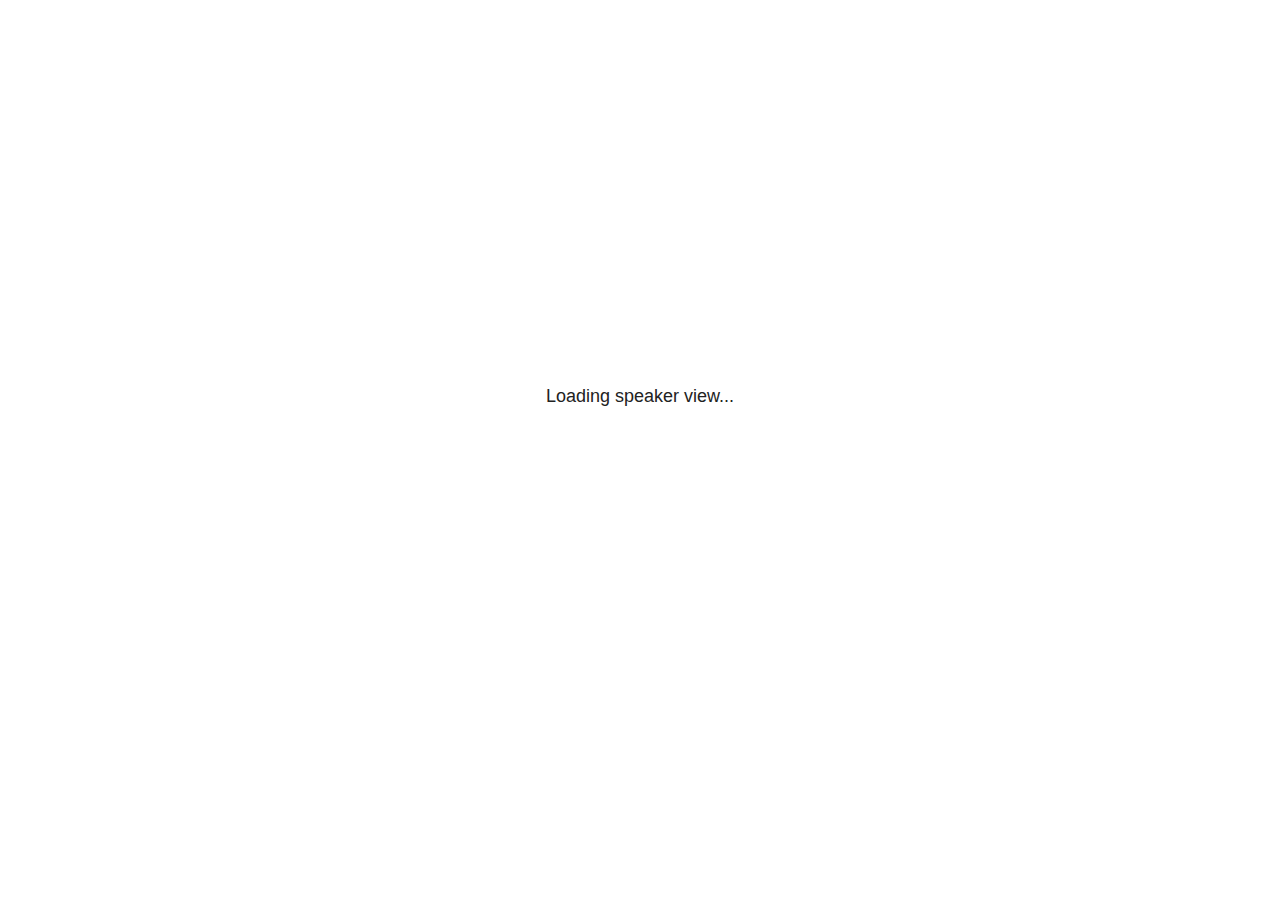
<file: _freeze/site_libs/revealjs/plugin/notes/speaker-view.html>
<!--
	NOTE: You need to build the notes plugin after making changes to this file.
-->
<html lang="en">
	<head>
		<meta charset="utf-8">

		<title>reveal.js - Speaker View</title>

		<style>
			body {
				font-family: Helvetica;
				font-size: 18px;
			}

			#current-slide,
			#upcoming-slide,
			#speaker-controls {
				padding: 6px;
				box-sizing: border-box;
				-moz-box-sizing: border-box;
			}

			#current-slide iframe,
			#upcoming-slide iframe {
				width: 100%;
				height: 100%;
				border: 1px solid #ddd;
			}

			#current-slide .label,
			#upcoming-slide .label {
				position: absolute;
				top: 10px;
				left: 10px;
				z-index: 2;
			}

			#connection-status {
				position: absolute;
				top: 0;
				left: 0;
				width: 100%;
				height: 100%;
				z-index: 20;
				padding: 30% 20% 20% 20%;
				font-size: 18px;
				color: #222;
				background: #fff;
				text-align: center;
				box-sizing: border-box;
				line-height: 1.4;
			}

			.overlay-element {
				height: 34px;
				line-height: 34px;
				padding: 0 10px;
				text-shadow: none;
				background: rgba( 220, 220, 220, 0.8 );
				color: #222;
				font-size: 14px;
			}

			.overlay-element.interactive:hover {
				background: rgba( 220, 220, 220, 1 );
			}

			#current-slide {
				position: absolute;
				width: 60%;
				height: 100%;
				top: 0;
				left: 0;
				padding-right: 0;
			}

			#upcoming-slide {
				position: absolute;
				width: 40%;
				height: 40%;
				right: 0;
				top: 0;
			}

			/* Speaker controls */
			#speaker-controls {
				position: absolute;
				top: 40%;
				right: 0;
				width: 40%;
				height: 60%;
				overflow: auto;
				font-size: 18px;
			}

				.speaker-controls-time.hidden,
				.speaker-controls-notes.hidden {
					display: none;
				}

				.speaker-controls-time .label,
				.speaker-controls-pace .label,
				.speaker-controls-notes .label {
					text-transform: uppercase;
					font-weight: normal;
					font-size: 0.66em;
					color: #666;
					margin: 0;
				}

				.speaker-controls-time, .speaker-controls-pace {
					border-bottom: 1px solid rgba( 200, 200, 200, 0.5 );
					margin-bottom: 10px;
					padding: 10px 16px;
					padding-bottom: 20px;
					cursor: pointer;
				}

				.speaker-controls-time .reset-button {
					opacity: 0;
					float: right;
					color: #666;
					text-decoration: none;
				}
				.speaker-controls-time:hover .reset-button {
					opacity: 1;
				}

				.speaker-controls-time .timer,
				.speaker-controls-time .clock {
					width: 50%;
				}

				.speaker-controls-time .timer,
				.speaker-controls-time .clock,
				.speaker-controls-time .pacing .hours-value,
				.speaker-controls-time .pacing .minutes-value,
				.speaker-controls-time .pacing .seconds-value {
					font-size: 1.9em;
				}

				.speaker-controls-time .timer {
					float: left;
				}

				.speaker-controls-time .clock {
					float: right;
					text-align: right;
				}

				.speaker-controls-time span.mute {
					opacity: 0.3;
				}

				.speaker-controls-time .pacing-title {
					margin-top: 5px;
				}

				.speaker-controls-time .pacing.ahead {
					color: blue;
				}

				.speaker-controls-time .pacing.on-track {
					color: green;
				}

				.speaker-controls-time .pacing.behind {
					color: red;
				}

				.speaker-controls-notes {
					padding: 10px 16px;
				}

				.speaker-controls-notes .value {
					margin-top: 5px;
					line-height: 1.4;
					font-size: 1.2em;
				}

			/* Layout selector */
			#speaker-layout {
				position: absolute;
				top: 10px;
				right: 10px;
				color: #222;
				z-index: 10;
			}
				#speaker-layout select {
					position: absolute;
					width: 100%;
					height: 100%;
					top: 0;
					left: 0;
					border: 0;
					box-shadow: 0;
					cursor: pointer;
					opacity: 0;

					font-size: 1em;
					background-color: transparent;

					-moz-appearance: none;
					-webkit-appearance: none;
					-webkit-tap-highlight-color: rgba(0, 0, 0, 0);
				}

				#speaker-layout select:focus {
					outline: none;
					box-shadow: none;
				}

			.clear {
				clear: both;
			}

			/* Speaker layout: Wide */
			body[data-speaker-layout="wide"] #current-slide,
			body[data-speaker-layout="wide"] #upcoming-slide {
				width: 50%;
				height: 45%;
				padding: 6px;
			}

			body[data-speaker-layout="wide"] #current-slide {
				top: 0;
				left: 0;
			}

			body[data-speaker-layout="wide"] #upcoming-slide {
				top: 0;
				left: 50%;
			}

			body[data-speaker-layout="wide"] #speaker-controls {
				top: 45%;
				left: 0;
				width: 100%;
				height: 50%;
				font-size: 1.25em;
			}

			/* Speaker layout: Tall */
			body[data-speaker-layout="tall"] #current-slide,
			body[data-speaker-layout="tall"] #upcoming-slide {
				width: 45%;
				height: 50%;
				padding: 6px;
			}

			body[data-speaker-layout="tall"] #current-slide {
				top: 0;
				left: 0;
			}

			body[data-speaker-layout="tall"] #upcoming-slide {
				top: 50%;
				left: 0;
			}

			body[data-speaker-layout="tall"] #speaker-controls {
				padding-top: 40px;
				top: 0;
				left: 45%;
				width: 55%;
				height: 100%;
				font-size: 1.25em;
			}

			/* Speaker layout: Notes only */
			body[data-speaker-layout="notes-only"] #current-slide,
			body[data-speaker-layout="notes-only"] #upcoming-slide {
				display: none;
			}

			body[data-speaker-layout="notes-only"] #speaker-controls {
				padding-top: 40px;
				top: 0;
				left: 0;
				width: 100%;
				height: 100%;
				font-size: 1.25em;
			}

			@media screen and (max-width: 1080px) {
				body[data-speaker-layout="default"] #speaker-controls {
					font-size: 16px;
				}
			}

			@media screen and (max-width: 900px) {
				body[data-speaker-layout="default"] #speaker-controls {
					font-size: 14px;
				}
			}

			@media screen and (max-width: 800px) {
				body[data-speaker-layout="default"] #speaker-controls {
					font-size: 12px;
				}
			}

		</style>
	</head>

	<body>

		<div id="connection-status">Loading speaker view...</div>

		<div id="current-slide"></div>
		<div id="upcoming-slide"><span class="overlay-element label">Upcoming</span></div>
		<div id="speaker-controls">
			<div class="speaker-controls-time">
				<h4 class="label">Time <span class="reset-button">Click to Reset</span></h4>
				<div class="clock">
					<span class="clock-value">0:00 AM</span>
				</div>
				<div class="timer">
					<span class="hours-value">00</span><span class="minutes-value">:00</span><span class="seconds-value">:00</span>
				</div>
				<div class="clear"></div>

				<h4 class="label pacing-title" style="display: none">Pacing – Time to finish current slide</h4>
				<div class="pacing" style="display: none">
					<span class="hours-value">00</span><span class="minutes-value">:00</span><span class="seconds-value">:00</span>
				</div>
			</div>

			<div class="speaker-controls-notes hidden">
				<h4 class="label">Notes</h4>
				<div class="value"></div>
			</div>
		</div>
		<div id="speaker-layout" class="overlay-element interactive">
			<span class="speaker-layout-label"></span>
			<select class="speaker-layout-dropdown"></select>
		</div>

		<script>

			(function() {

				var notes,
					notesValue,
					currentState,
					currentSlide,
					upcomingSlide,
					layoutLabel,
					layoutDropdown,
					pendingCalls = {},
					lastRevealApiCallId = 0,
					connected = false,
					whitelistedWindows = [window.opener];

				var SPEAKER_LAYOUTS = {
					'default': 'Default',
					'wide': 'Wide',
					'tall': 'Tall',
					'notes-only': 'Notes only'
				};

				setupLayout();

				var connectionStatus = document.querySelector( '#connection-status' );
				var connectionTimeout = setTimeout( function() {
					connectionStatus.innerHTML = 'Error connecting to main window.<br>Please try closing and reopening the speaker view.';
				}, 5000 );
;
				window.addEventListener( 'message', function( event ) {

					// Validate the origin of this message to prevent XSS
					if( window.location.origin !== event.origin && whitelistedWindows.indexOf( event.source ) === -1 ) {
						return;
					}

					clearTimeout( connectionTimeout );
					connectionStatus.style.display = 'none';

					var data = JSON.parse( event.data );

					// The overview mode is only useful to the reveal.js instance
					// where navigation occurs so we don't sync it
					if( data.state ) delete data.state.overview;

					// Messages sent by the notes plugin inside of the main window
					if( data && data.namespace === 'reveal-notes' ) {
						if( data.type === 'connect' ) {
							handleConnectMessage( data );
						}
						else if( data.type === 'state' ) {
							handleStateMessage( data );
						}
						else if( data.type === 'return' ) {
							pendingCalls[data.callId](data.result);
							delete pendingCalls[data.callId];
						}
					}
					// Messages sent by the reveal.js inside of the current slide preview
					else if( data && data.namespace === 'reveal' ) {
						if( /ready/.test( data.eventName ) ) {
							// Send a message back to notify that the handshake is complete
							window.opener.postMessage( JSON.stringify({ namespace: 'reveal-notes', type: 'connected'} ), '*' );
						}
						else if( /slidechanged|fragmentshown|fragmenthidden|paused|resumed/.test( data.eventName ) && currentState !== JSON.stringify( data.state ) ) {

							dispatchStateToMainWindow( data.state );

						}
					}

				} );

				/**
				 * Updates the presentation in the main window to match the state
				 * of the presentation in the notes window.
				 */
				const dispatchStateToMainWindow = debounce(( state ) => {
					window.opener.postMessage( JSON.stringify({ method: 'setState', args: [ state ]} ), '*' );
				}, 500);

				/**
				 * Asynchronously calls the Reveal.js API of the main frame.
				 */
				function callRevealApi( methodName, methodArguments, callback ) {

					var callId = ++lastRevealApiCallId;
					pendingCalls[callId] = callback;
					window.opener.postMessage( JSON.stringify( {
						namespace: 'reveal-notes',
						type: 'call',
						callId: callId,
						methodName: methodName,
						arguments: methodArguments
					} ), '*' );

				}

				/**
				 * Called when the main window is trying to establish a
				 * connection.
				 */
				function handleConnectMessage( data ) {

					if( connected === false ) {
						connected = true;

						setupIframes( data );
						setupKeyboard();
						setupNotes();
						setupTimer();
						setupHeartbeat();
					}

				}

				/**
				 * Called when the main window sends an updated state.
				 */
				function handleStateMessage( data ) {

					// Store the most recently set state to avoid circular loops
					// applying the same state
					currentState = JSON.stringify( data.state );

					// No need for updating the notes in case of fragment changes
					if ( data.notes ) {
						notes.classList.remove( 'hidden' );
						notesValue.style.whiteSpace = data.whitespace;
						if( data.markdown ) {
							notesValue.innerHTML = marked( data.notes );
						}
						else {
							notesValue.innerHTML = data.notes;
						}
					}
					else {
						notes.classList.add( 'hidden' );
					}

					// Update the note slides
					currentSlide.contentWindow.postMessage( JSON.stringify({ method: 'setState', args: [ data.state ] }), '*' );
					upcomingSlide.contentWindow.postMessage( JSON.stringify({ method: 'setState', args: [ data.state ] }), '*' );
					upcomingSlide.contentWindow.postMessage( JSON.stringify({ method: 'next' }), '*' );

				}

				// Limit to max one state update per X ms
				handleStateMessage = debounce( handleStateMessage, 200 );

				/**
				 * Forward keyboard events to the current slide window.
				 * This enables keyboard events to work even if focus
				 * isn't set on the current slide iframe.
				 *
				 * Block F5 default handling, it reloads and disconnects
				 * the speaker notes window.
				 */
				function setupKeyboard() {

					document.addEventListener( 'keydown', function( event ) {
						if( event.keyCode === 116 || ( event.metaKey && event.keyCode === 82 ) ) {
							event.preventDefault();
							return false;
						}
						currentSlide.contentWindow.postMessage( JSON.stringify({ method: 'triggerKey', args: [ event.keyCode ] }), '*' );
					} );

				}

				/**
				 * Creates the preview iframes.
				 */
				function setupIframes( data ) {

					var params = [
						'receiver',
						'progress=false',
						'history=false',
						'transition=none',
						'autoSlide=0',
						'backgroundTransition=none'
					].join( '&' );

					var urlSeparator = /\?/.test(data.url) ? '&' : '?';
					var hash = '#/' + data.state.indexh + '/' + data.state.indexv;
					var currentURL = data.url + urlSeparator + params + '&postMessageEvents=true' + hash;
					var upcomingURL = data.url + urlSeparator + params + '&controls=false' + hash;

					currentSlide = document.createElement( 'iframe' );
					currentSlide.setAttribute( 'width', 1280 );
					currentSlide.setAttribute( 'height', 1024 );
					currentSlide.setAttribute( 'src', currentURL );
					document.querySelector( '#current-slide' ).appendChild( currentSlide );

					upcomingSlide = document.createElement( 'iframe' );
					upcomingSlide.setAttribute( 'width', 640 );
					upcomingSlide.setAttribute( 'height', 512 );
					upcomingSlide.setAttribute( 'src', upcomingURL );
					document.querySelector( '#upcoming-slide' ).appendChild( upcomingSlide );

					whitelistedWindows.push( currentSlide.contentWindow, upcomingSlide.contentWindow );

				}

				/**
				 * Setup the notes UI.
				 */
				function setupNotes() {

					notes = document.querySelector( '.speaker-controls-notes' );
					notesValue = document.querySelector( '.speaker-controls-notes .value' );

				}

				/**
				 * We send out a heartbeat at all times to ensure we can
				 * reconnect with the main presentation window after reloads.
				 */
				function setupHeartbeat() {

					setInterval( () => {
						window.opener.postMessage( JSON.stringify({ namespace: 'reveal-notes', type: 'heartbeat'} ), '*' );
					}, 1000 );

				}

				function getTimings( callback ) {

					callRevealApi( 'getSlidesAttributes', [], function ( slideAttributes ) {
						callRevealApi( 'getConfig', [], function ( config ) {
							var totalTime = config.totalTime;
							var minTimePerSlide = config.minimumTimePerSlide || 0;
							var defaultTiming = config.defaultTiming;
							if ((defaultTiming == null) && (totalTime == null)) {
								callback(null);
								return;
							}
							// Setting totalTime overrides defaultTiming
							if (totalTime) {
								defaultTiming = 0;
							}
							var timings = [];
							for ( var i in slideAttributes ) {
								var slide = slideAttributes[ i ];
								var timing = defaultTiming;
								if( slide.hasOwnProperty( 'data-timing' )) {
									var t = slide[ 'data-timing' ];
									timing = parseInt(t);
									if( isNaN(timing) ) {
										console.warn("Could not parse timing '" + t + "' of slide " + i + "; using default of " + defaultTiming);
										timing = defaultTiming;
									}
								}
								timings.push(timing);
							}
							if ( totalTime ) {
								// After we've allocated time to individual slides, we summarize it and
								// subtract it from the total time
								var remainingTime = totalTime - timings.reduce( function(a, b) { return a + b; }, 0 );
								// The remaining time is divided by the number of slides that have 0 seconds
								// allocated at the moment, giving the average time-per-slide on the remaining slides
								var remainingSlides = (timings.filter( function(x) { return x == 0 }) ).length
								var timePerSlide = Math.round( remainingTime / remainingSlides, 0 )
								// And now we replace every zero-value timing with that average
								timings = timings.map( function(x) { return (x==0 ? timePerSlide : x) } );
							}
							var slidesUnderMinimum = timings.filter( function(x) { return (x < minTimePerSlide) } ).length
							if ( slidesUnderMinimum ) {
								message = "The pacing time for " + slidesUnderMinimum + " slide(s) is under the configured minimum of " + minTimePerSlide + " seconds. Check the data-timing attribute on individual slides, or consider increasing the totalTime or minimumTimePerSlide configuration options (or removing some slides).";
								alert(message);
							}
							callback( timings );
						} );
					} );

				}

				/**
				 * Return the number of seconds allocated for presenting
				 * all slides up to and including this one.
				 */
				function getTimeAllocated( timings, callback ) {

					callRevealApi( 'getSlidePastCount', [], function ( currentSlide ) {
						var allocated = 0;
						for (var i in timings.slice(0, currentSlide + 1)) {
							allocated += timings[i];
						}
						callback( allocated );
					} );

				}

				/**
				 * Create the timer and clock and start updating them
				 * at an interval.
				 */
				function setupTimer() {

					var start = new Date(),
					timeEl = document.querySelector( '.speaker-controls-time' ),
					clockEl = timeEl.querySelector( '.clock-value' ),
					hoursEl = timeEl.querySelector( '.hours-value' ),
					minutesEl = timeEl.querySelector( '.minutes-value' ),
					secondsEl = timeEl.querySelector( '.seconds-value' ),
					pacingTitleEl = timeEl.querySelector( '.pacing-title' ),
					pacingEl = timeEl.querySelector( '.pacing' ),
					pacingHoursEl = pacingEl.querySelector( '.hours-value' ),
					pacingMinutesEl = pacingEl.querySelector( '.minutes-value' ),
					pacingSecondsEl = pacingEl.querySelector( '.seconds-value' );

					var timings = null;
					getTimings( function ( _timings ) {

						timings = _timings;
						if (_timings !== null) {
							pacingTitleEl.style.removeProperty('display');
							pacingEl.style.removeProperty('display');
						}

						// Update once directly
						_updateTimer();

						// Then update every second
						setInterval( _updateTimer, 1000 );

					} );


					function _resetTimer() {

						if (timings == null) {
							start = new Date();
							_updateTimer();
						}
						else {
							// Reset timer to beginning of current slide
							getTimeAllocated( timings, function ( slideEndTimingSeconds ) {
								var slideEndTiming = slideEndTimingSeconds * 1000;
								callRevealApi( 'getSlidePastCount', [], function ( currentSlide ) {
									var currentSlideTiming = timings[currentSlide] * 1000;
									var previousSlidesTiming = slideEndTiming - currentSlideTiming;
									var now = new Date();
									start = new Date(now.getTime() - previousSlidesTiming);
									_updateTimer();
								} );
							} );
						}

					}

					timeEl.addEventListener( 'click', function() {
						_resetTimer();
						return false;
					} );

					function _displayTime( hrEl, minEl, secEl, time) {

						var sign = Math.sign(time) == -1 ? "-" : "";
						time = Math.abs(Math.round(time / 1000));
						var seconds = time % 60;
						var minutes = Math.floor( time / 60 ) % 60 ;
						var hours = Math.floor( time / ( 60 * 60 )) ;
						hrEl.innerHTML = sign + zeroPadInteger( hours );
						if (hours == 0) {
							hrEl.classList.add( 'mute' );
						}
						else {
							hrEl.classList.remove( 'mute' );
						}
						minEl.innerHTML = ':' + zeroPadInteger( minutes );
						if (hours == 0 && minutes == 0) {
							minEl.classList.add( 'mute' );
						}
						else {
							minEl.classList.remove( 'mute' );
						}
						secEl.innerHTML = ':' + zeroPadInteger( seconds );
					}

					function _updateTimer() {

						var diff, hours, minutes, seconds,
						now = new Date();

						diff = now.getTime() - start.getTime();

						clockEl.innerHTML = now.toLocaleTimeString( 'en-US', { hour12: true, hour: '2-digit', minute:'2-digit' } );
						_displayTime( hoursEl, minutesEl, secondsEl, diff );
						if (timings !== null) {
							_updatePacing(diff);
						}

					}

					function _updatePacing(diff) {

						getTimeAllocated( timings, function ( slideEndTimingSeconds ) {
							var slideEndTiming = slideEndTimingSeconds * 1000;

							callRevealApi( 'getSlidePastCount', [], function ( currentSlide ) {
								var currentSlideTiming = timings[currentSlide] * 1000;
								var timeLeftCurrentSlide = slideEndTiming - diff;
								if (timeLeftCurrentSlide < 0) {
									pacingEl.className = 'pacing behind';
								}
								else if (timeLeftCurrentSlide < currentSlideTiming) {
									pacingEl.className = 'pacing on-track';
								}
								else {
									pacingEl.className = 'pacing ahead';
								}
								_displayTime( pacingHoursEl, pacingMinutesEl, pacingSecondsEl, timeLeftCurrentSlide );
							} );
						} );
					}

				}

				/**
				 * Sets up the speaker view layout and layout selector.
				 */
				function setupLayout() {

					layoutDropdown = document.querySelector( '.speaker-layout-dropdown' );
					layoutLabel = document.querySelector( '.speaker-layout-label' );

					// Render the list of available layouts
					for( var id in SPEAKER_LAYOUTS ) {
						var option = document.createElement( 'option' );
						option.setAttribute( 'value', id );
						option.textContent = SPEAKER_LAYOUTS[ id ];
						layoutDropdown.appendChild( option );
					}

					// Monitor the dropdown for changes
					layoutDropdown.addEventListener( 'change', function( event ) {

						setLayout( layoutDropdown.value );

					}, false );

					// Restore any currently persisted layout
					setLayout( getLayout() );

				}

				/**
				 * Sets a new speaker view layout. The layout is persisted
				 * in local storage.
				 */
				function setLayout( value ) {

					var title = SPEAKER_LAYOUTS[ value ];

					layoutLabel.innerHTML = 'Layout' + ( title ? ( ': ' + title ) : '' );
					layoutDropdown.value = value;

					document.body.setAttribute( 'data-speaker-layout', value );

					// Persist locally
					if( supportsLocalStorage() ) {
						window.localStorage.setItem( 'reveal-speaker-layout', value );
					}

				}

				/**
				 * Returns the ID of the most recently set speaker layout
				 * or our default layout if none has been set.
				 */
				function getLayout() {

					if( supportsLocalStorage() ) {
						var layout = window.localStorage.getItem( 'reveal-speaker-layout' );
						if( layout ) {
							return layout;
						}
					}

					// Default to the first record in the layouts hash
					for( var id in SPEAKER_LAYOUTS ) {
						return id;
					}

				}

				function supportsLocalStorage() {

					try {
						localStorage.setItem('test', 'test');
						localStorage.removeItem('test');
						return true;
					}
					catch( e ) {
						return false;
					}

				}

				function zeroPadInteger( num ) {

					var str = '00' + parseInt( num );
					return str.substring( str.length - 2 );

				}

				/**
				 * Limits the frequency at which a function can be called.
				 */
				function debounce( fn, ms ) {

					var lastTime = 0,
						timeout;

					return function() {

						var args = arguments;
						var context = this;

						clearTimeout( timeout );

						var timeSinceLastCall = Date.now() - lastTime;
						if( timeSinceLastCall > ms ) {
							fn.apply( context, args );
							lastTime = Date.now();
						}
						else {
							timeout = setTimeout( function() {
								fn.apply( context, args );
								lastTime = Date.now();
							}, ms - timeSinceLastCall );
						}

					}

				}

			})();

		</script>
	</body>
</html>
</file>
<file: docs/site_libs/quarto-html/tippy.css>
.tippy-box[data-animation=fade][data-state=hidden]{opacity:0}[data-tippy-root]{max-width:calc(100vw - 10px)}.tippy-box{position:relative;background-color:#333;color:#fff;border-radius:4px;font-size:14px;line-height:1.4;white-space:normal;outline:0;transition-property:transform,visibility,opacity}.tippy-box[data-placement^=top]>.tippy-arrow{bottom:0}.tippy-box[data-placement^=top]>.tippy-arrow:before{bottom:-7px;left:0;border-width:8px 8px 0;border-top-color:initial;transform-origin:center top}.tippy-box[data-placement^=bottom]>.tippy-arrow{top:0}.tippy-box[data-placement^=bottom]>.tippy-arrow:before{top:-7px;left:0;border-width:0 8px 8px;border-bottom-color:initial;transform-origin:center bottom}.tippy-box[data-placement^=left]>.tippy-arrow{right:0}.tippy-box[data-placement^=left]>.tippy-arrow:before{border-width:8px 0 8px 8px;border-left-color:initial;right:-7px;transform-origin:center left}.tippy-box[data-placement^=right]>.tippy-arrow{left:0}.tippy-box[data-placement^=right]>.tippy-arrow:before{left:-7px;border-width:8px 8px 8px 0;border-right-color:initial;transform-origin:center right}.tippy-box[data-inertia][data-state=visible]{transition-timing-function:cubic-bezier(.54,1.5,.38,1.11)}.tippy-arrow{width:16px;height:16px;color:#333}.tippy-arrow:before{content:"";position:absolute;border-color:transparent;border-style:solid}.tippy-content{position:relative;padding:5px 9px;z-index:1}
</file>
<file: docs/site_libs/quarto-html/quarto-syntax-highlighting-2f5df379a58b258e96c21c0638c20c03.css>
/* quarto syntax highlight colors */
:root {
  --quarto-hl-ot-color: #003B4F;
  --quarto-hl-at-color: #657422;
  --quarto-hl-ss-color: #20794D;
  --quarto-hl-an-color: #5E5E5E;
  --quarto-hl-fu-color: #4758AB;
  --quarto-hl-st-color: #20794D;
  --quarto-hl-cf-color: #003B4F;
  --quarto-hl-op-color: #5E5E5E;
  --quarto-hl-er-color: #AD0000;
  --quarto-hl-bn-color: #AD0000;
  --quarto-hl-al-color: #AD0000;
  --quarto-hl-va-color: #111111;
  --quarto-hl-bu-color: inherit;
  --quarto-hl-ex-color: inherit;
  --quarto-hl-pp-color: #AD0000;
  --quarto-hl-in-color: #5E5E5E;
  --quarto-hl-vs-color: #20794D;
  --quarto-hl-wa-color: #5E5E5E;
  --quarto-hl-do-color: #5E5E5E;
  --quarto-hl-im-color: #00769E;
  --quarto-hl-ch-color: #20794D;
  --quarto-hl-dt-color: #AD0000;
  --quarto-hl-fl-color: #AD0000;
  --quarto-hl-co-color: #5E5E5E;
  --quarto-hl-cv-color: #5E5E5E;
  --quarto-hl-cn-color: #8f5902;
  --quarto-hl-sc-color: #5E5E5E;
  --quarto-hl-dv-color: #AD0000;
  --quarto-hl-kw-color: #003B4F;
}

/* other quarto variables */
:root {
  --quarto-font-monospace: SFMono-Regular, Menlo, Monaco, Consolas, "Liberation Mono", "Courier New", monospace;
}

pre > code.sourceCode > span {
  color: #003B4F;
}

code span {
  color: #003B4F;
}

code.sourceCode > span {
  color: #003B4F;
}

div.sourceCode,
div.sourceCode pre.sourceCode {
  color: #003B4F;
}

code span.ot {
  color: #003B4F;
  font-style: inherit;
}

code span.at {
  color: #657422;
  font-style: inherit;
}

code span.ss {
  color: #20794D;
  font-style: inherit;
}

code span.an {
  color: #5E5E5E;
  font-style: inherit;
}

code span.fu {
  color: #4758AB;
  font-style: inherit;
}

code span.st {
  color: #20794D;
  font-style: inherit;
}

code span.cf {
  color: #003B4F;
  font-weight: bold;
  font-style: inherit;
}

code span.op {
  color: #5E5E5E;
  font-style: inherit;
}

code span.er {
  color: #AD0000;
  font-style: inherit;
}

code span.bn {
  color: #AD0000;
  font-style: inherit;
}

code span.al {
  color: #AD0000;
  font-style: inherit;
}

code span.va {
  color: #111111;
  font-style: inherit;
}

code span.bu {
  font-style: inherit;
}

code span.ex {
  font-style: inherit;
}

code span.pp {
  color: #AD0000;
  font-style: inherit;
}

code span.in {
  color: #5E5E5E;
  font-style: inherit;
}

code span.vs {
  color: #20794D;
  font-style: inherit;
}

code span.wa {
  color: #5E5E5E;
  font-style: italic;
}

code span.do {
  color: #5E5E5E;
  font-style: italic;
}

code span.im {
  color: #00769E;
  font-style: inherit;
}

code span.ch {
  color: #20794D;
  font-style: inherit;
}

code span.dt {
  color: #AD0000;
  font-style: inherit;
}

code span.fl {
  color: #AD0000;
  font-style: inherit;
}

code span.co {
  color: #5E5E5E;
  font-style: inherit;
}

code span.cv {
  color: #5E5E5E;
  font-style: italic;
}

code span.cn {
  color: #8f5902;
  font-style: inherit;
}

code span.sc {
  color: #5E5E5E;
  font-style: inherit;
}

code span.dv {
  color: #AD0000;
  font-style: inherit;
}

code span.kw {
  color: #003B4F;
  font-weight: bold;
  font-style: inherit;
}

.prevent-inlining {
  content: "</";
}

/*# sourceMappingURL=35eb38a806ee71ea6d2563be2308c832.css.map */
</file>
<file: docs/styles.css>
/* css styles */
</file>
<file: docs/site_libs/font-awesome-6.5.2/css/v4-shims.min.css>
/*!
 * Font Awesome Free 6.5.2 by @fontawesome - https://fontawesome.com
 * License - https://fontawesome.com/license/free (Icons: CC BY 4.0, Fonts: SIL OFL 1.1, Code: MIT License)
 * Copyright 2024 Fonticons, Inc.
 */
.fa.fa-glass:before{content:"\f000"}.fa.fa-envelope-o{font-family:"Font Awesome 6 Free";font-weight:400}.fa.fa-envelope-o:before{content:"\f0e0"}.fa.fa-star-o{font-family:"Font Awesome 6 Free";font-weight:400}.fa.fa-star-o:before{content:"\f005"}.fa.fa-close:before,.fa.fa-remove:before{content:"\f00d"}.fa.fa-gear:before{content:"\f013"}.fa.fa-trash-o{font-family:"Font Awesome 6 Free";font-weight:400}.fa.fa-trash-o:before{content:"\f2ed"}.fa.fa-home:before{content:"\f015"}.fa.fa-file-o{font-family:"Font Awesome 6 Free";font-weight:400}.fa.fa-file-o:before{content:"\f15b"}.fa.fa-clock-o{font-family:"Font Awesome 6 Free";font-weight:400}.fa.fa-clock-o:before{content:"\f017"}.fa.fa-arrow-circle-o-down{font-family:"Font Awesome 6 Free";font-weight:400}.fa.fa-arrow-circle-o-down:before{content:"\f358"}.fa.fa-arrow-circle-o-up{font-family:"Font Awesome 6 Free";font-weight:400}.fa.fa-arrow-circle-o-up:before{content:"\f35b"}.fa.fa-play-circle-o{font-family:"Font Awesome 6 Free";font-weight:400}.fa.fa-play-circle-o:before{content:"\f144"}.fa.fa-repeat:before,.fa.fa-rotate-right:before{content:"\f01e"}.fa.fa-refresh:before{content:"\f021"}.fa.fa-list-alt{font-family:"Font Awesome 6 Free";font-weight:400}.fa.fa-list-alt:before{content:"\f022"}.fa.fa-dedent:before{content:"\f03b"}.fa.fa-video-camera:before{content:"\f03d"}.fa.fa-picture-o{font-family:"Font Awesome 6 Free";font-weight:400}.fa.fa-picture-o:before{content:"\f03e"}.fa.fa-photo{font-family:"Font Awesome 6 Free";font-weight:400}.fa.fa-photo:before{content:"\f03e"}.fa.fa-image{font-family:"Font Awesome 6 Free";font-weight:400}.fa.fa-image:before{content:"\f03e"}.fa.fa-map-marker:before{content:"\f3c5"}.fa.fa-pencil-square-o{font-family:"Font Awesome 6 Free";font-weight:400}.fa.fa-pencil-square-o:before{content:"\f044"}.fa.fa-edit{font-family:"Font Awesome 6 Free";font-weight:400}.fa.fa-edit:before{content:"\f044"}.fa.fa-share-square-o:before{content:"\f14d"}.fa.fa-check-square-o{font-family:"Font Awesome 6 Free";font-weight:400}.fa.fa-check-square-o:before{content:"\f14a"}.fa.fa-arrows:before{content:"\f0b2"}.fa.fa-times-circle-o{font-family:"Font Awesome 6 Free";font-weight:400}.fa.fa-times-circle-o:before{content:"\f057"}.fa.fa-check-circle-o{font-family:"Font Awesome 6 Free";font-weight:400}.fa.fa-check-circle-o:before{content:"\f058"}.fa.fa-mail-forward:before{content:"\f064"}.fa.fa-expand:before{content:"\f424"}.fa.fa-compress:before{content:"\f422"}.fa.fa-eye,.fa.fa-eye-slash{font-family:"Font Awesome 6 Free";font-weight:400}.fa.fa-warning:before{content:"\f071"}.fa.fa-calendar:before{content:"\f073"}.fa.fa-arrows-v:before{content:"\f338"}.fa.fa-arrows-h:before{content:"\f337"}.fa.fa-bar-chart-o:before,.fa.fa-bar-chart:before{content:"\e0e3"}.fa.fa-twitter-square{font-family:"Font Awesome 6 Brands";font-weight:400}.fa.fa-twitter-square:before{content:"\f081"}.fa.fa-facebook-square{font-family:"Font Awesome 6 Brands";font-weight:400}.fa.fa-facebook-square:before{content:"\f082"}.fa.fa-gears:before{content:"\f085"}.fa.fa-thumbs-o-up{font-family:"Font Awesome 6 Free";font-weight:400}.fa.fa-thumbs-o-up:before{content:"\f164"}.fa.fa-thumbs-o-down{font-family:"Font Awesome 6 Free";font-weight:400}.fa.fa-thumbs-o-down:before{content:"\f165"}.fa.fa-heart-o{font-family:"Font Awesome 6 Free";font-weight:400}.fa.fa-heart-o:before{content:"\f004"}.fa.fa-sign-out:before{content:"\f2f5"}.fa.fa-linkedin-square{font-family:"Font Awesome 6 Brands";font-weight:400}.fa.fa-linkedin-square:before{content:"\f08c"}.fa.fa-thumb-tack:before{content:"\f08d"}.fa.fa-external-link:before{content:"\f35d"}.fa.fa-sign-in:before{content:"\f2f6"}.fa.fa-github-square{font-family:"Font Awesome 6 Brands";font-weight:400}.fa.fa-github-square:before{content:"\f092"}.fa.fa-lemon-o{font-family:"Font Awesome 6 Free";font-weight:400}.fa.fa-lemon-o:before{content:"\f094"}.fa.fa-square-o{font-family:"Font Awesome 6 Free";font-weight:400}.fa.fa-square-o:before{content:"\f0c8"}.fa.fa-bookmark-o{font-family:"Font Awesome 6 Free";font-weight:400}.fa.fa-bookmark-o:before{content:"\f02e"}.fa.fa-facebook,.fa.fa-twitter{font-family:"Font Awesome 6 Brands";font-weight:400}.fa.fa-facebook:before{content:"\f39e"}.fa.fa-facebook-f{font-family:"Font Awesome 6 Brands";font-weight:400}.fa.fa-facebook-f:before{content:"\f39e"}.fa.fa-github{font-family:"Font Awesome 6 Brands";font-weight:400}.fa.fa-credit-card{font-family:"Font Awesome 6 Free";font-weight:400}.fa.fa-feed:before{content:"\f09e"}.fa.fa-hdd-o{font-family:"Font Awesome 6 Free";font-weight:400}.fa.fa-hdd-o:before{content:"\f0a0"}.fa.fa-hand-o-right{font-family:"Font Awesome 6 Free";font-weight:400}.fa.fa-hand-o-right:before{content:"\f0a4"}.fa.fa-hand-o-left{font-family:"Font Awesome 6 Free";font-weight:400}.fa.fa-hand-o-left:before{content:"\f0a5"}.fa.fa-hand-o-up{font-family:"Font Awesome 6 Free";font-weight:400}.fa.fa-hand-o-up:before{content:"\f0a6"}.fa.fa-hand-o-down{font-family:"Font Awesome 6 Free";font-weight:400}.fa.fa-hand-o-down:before{content:"\f0a7"}.fa.fa-globe:before{content:"\f57d"}.fa.fa-tasks:before{content:"\f828"}.fa.fa-arrows-alt:before{content:"\f31e"}.fa.fa-group:before{content:"\f0c0"}.fa.fa-chain:before{content:"\f0c1"}.fa.fa-cut:before{content:"\f0c4"}.fa.fa-files-o{font-family:"Font Awesome 6 Free";font-weight:400}.fa.fa-files-o:before{content:"\f0c5"}.fa.fa-floppy-o{font-family:"Font Awesome 6 Free";font-weight:400}.fa.fa-floppy-o:before{content:"\f0c7"}.fa.fa-save{font-family:"Font Awesome 6 Free";font-weight:400}.fa.fa-save:before{content:"\f0c7"}.fa.fa-navicon:before,.fa.fa-reorder:before{content:"\f0c9"}.fa.fa-magic:before{content:"\e2ca"}.fa.fa-pinterest,.fa.fa-pinterest-square{font-family:"Font Awesome 6 Brands";font-weight:400}.fa.fa-pinterest-square:before{content:"\f0d3"}.fa.fa-google-plus-square{font-family:"Font Awesome 6 Brands";font-weight:400}.fa.fa-google-plus-square:before{content:"\f0d4"}.fa.fa-google-plus{font-family:"Font Awesome 6 Brands";font-weight:400}.fa.fa-google-plus:before{content:"\f0d5"}.fa.fa-money:before{content:"\f3d1"}.fa.fa-unsorted:before{content:"\f0dc"}.fa.fa-sort-desc:before{content:"\f0dd"}.fa.fa-sort-asc:before{content:"\f0de"}.fa.fa-linkedin{font-family:"Font Awesome 6 Brands";font-weight:400}.fa.fa-linkedin:before{content:"\f0e1"}.fa.fa-rotate-left:before{content:"\f0e2"}.fa.fa-legal:before{content:"\f0e3"}.fa.fa-dashboard:before,.fa.fa-tachometer:before{content:"\f625"}.fa.fa-comment-o{font-family:"Font Awesome 6 Free";font-weight:400}.fa.fa-comment-o:before{content:"\f075"}.fa.fa-comments-o{font-family:"Font Awesome 6 Free";font-weight:400}.fa.fa-comments-o:before{content:"\f086"}.fa.fa-flash:before{content:"\f0e7"}.fa.fa-clipboard:before{content:"\f0ea"}.fa.fa-lightbulb-o{font-family:"Font Awesome 6 Free";font-weight:400}.fa.fa-lightbulb-o:before{content:"\f0eb"}.fa.fa-exchange:before{content:"\f362"}.fa.fa-cloud-download:before{content:"\f0ed"}.fa.fa-cloud-upload:before{content:"\f0ee"}.fa.fa-bell-o{font-family:"Font Awesome 6 Free";font-weight:400}.fa.fa-bell-o:before{content:"\f0f3"}.fa.fa-cutlery:before{content:"\f2e7"}.fa.fa-file-text-o{font-family:"Font Awesome 6 Free";font-weight:400}.fa.fa-file-text-o:before{content:"\f15c"}.fa.fa-building-o{font-family:"Font Awesome 6 Free";font-weight:400}.fa.fa-building-o:before{content:"\f1ad"}.fa.fa-hospital-o{font-family:"Font Awesome 6 Free";font-weight:400}.fa.fa-hospital-o:before{content:"\f0f8"}.fa.fa-tablet:before{content:"\f3fa"}.fa.fa-mobile-phone:before,.fa.fa-mobile:before{content:"\f3cd"}.fa.fa-circle-o{font-family:"Font Awesome 6 Free";font-weight:400}.fa.fa-circle-o:before{content:"\f111"}.fa.fa-mail-reply:before{content:"\f3e5"}.fa.fa-github-alt{font-family:"Font Awesome 6 Brands";font-weight:400}.fa.fa-folder-o{font-family:"Font Awesome 6 Free";font-weight:400}.fa.fa-folder-o:before{content:"\f07b"}.fa.fa-folder-open-o{font-family:"Font Awesome 6 Free";font-weight:400}.fa.fa-folder-open-o:before{content:"\f07c"}.fa.fa-smile-o{font-family:"Font Awesome 6 Free";font-weight:400}.fa.fa-smile-o:before{content:"\f118"}.fa.fa-frown-o{font-family:"Font Awesome 6 Free";font-weight:400}.fa.fa-frown-o:before{content:"\f119"}.fa.fa-meh-o{font-family:"Font Awesome 6 Free";font-weight:400}.fa.fa-meh-o:before{content:"\f11a"}.fa.fa-keyboard-o{font-family:"Font Awesome 6 Free";font-weight:400}.fa.fa-keyboard-o:before{content:"\f11c"}.fa.fa-flag-o{font-family:"Font Awesome 6 Free";font-weight:400}.fa.fa-flag-o:before{content:"\f024"}.fa.fa-mail-reply-all:before{content:"\f122"}.fa.fa-star-half-o{font-family:"Font Awesome 6 Free";font-weight:400}.fa.fa-star-half-o:before{content:"\f5c0"}.fa.fa-star-half-empty{font-family:"Font Awesome 6 Free";font-weight:400}.fa.fa-star-half-empty:before{content:"\f5c0"}.fa.fa-star-half-full{font-family:"Font Awesome 6 Free";font-weight:400}.fa.fa-star-half-full:before{content:"\f5c0"}.fa.fa-code-fork:before{content:"\f126"}.fa.fa-chain-broken:before,.fa.fa-unlink:before{content:"\f127"}.fa.fa-calendar-o{font-family:"Font Awesome 6 Free";font-weight:400}.fa.fa-calendar-o:before{content:"\f133"}.fa.fa-css3,.fa.fa-html5,.fa.fa-maxcdn{font-family:"Font Awesome 6 Brands";font-weight:400}.fa.fa-unlock-alt:before{content:"\f09c"}.fa.fa-minus-square-o{font-family:"Font Awesome 6 Free";font-weight:400}.fa.fa-minus-square-o:before{content:"\f146"}.fa.fa-level-up:before{content:"\f3bf"}.fa.fa-level-down:before{content:"\f3be"}.fa.fa-pencil-square:before{content:"\f14b"}.fa.fa-external-link-square:before{content:"\f360"}.fa.fa-compass{font-family:"Font Awesome 6 Free";font-weight:400}.fa.fa-caret-square-o-down{font-family:"Font Awesome 6 Free";font-weight:400}.fa.fa-caret-square-o-down:before{content:"\f150"}.fa.fa-toggle-down{font-family:"Font Awesome 6 Free";font-weight:400}.fa.fa-toggle-down:before{content:"\f150"}.fa.fa-caret-square-o-up{font-family:"Font Awesome 6 Free";font-weight:400}.fa.fa-caret-square-o-up:before{content:"\f151"}.fa.fa-toggle-up{font-family:"Font Awesome 6 Free";font-weight:400}.fa.fa-toggle-up:before{content:"\f151"}.fa.fa-caret-square-o-right{font-family:"Font Awesome 6 Free";font-weight:400}.fa.fa-caret-square-o-right:before{content:"\f152"}.fa.fa-toggle-right{font-family:"Font Awesome 6 Free";font-weight:400}.fa.fa-toggle-right:before{content:"\f152"}.fa.fa-eur:before,.fa.fa-euro:before{content:"\f153"}.fa.fa-gbp:before{content:"\f154"}.fa.fa-dollar:before,.fa.fa-usd:before{content:"\24"}.fa.fa-inr:before,.fa.fa-rupee:before{content:"\e1bc"}.fa.fa-cny:before,.fa.fa-jpy:before,.fa.fa-rmb:before,.fa.fa-yen:before{content:"\f157"}.fa.fa-rouble:before,.fa.fa-rub:before,.fa.fa-ruble:before{content:"\f158"}.fa.fa-krw:before,.fa.fa-won:before{content:"\f159"}.fa.fa-bitcoin,.fa.fa-btc{font-family:"Font Awesome 6 Brands";font-weight:400}.fa.fa-bitcoin:before{content:"\f15a"}.fa.fa-file-text:before{content:"\f15c"}.fa.fa-sort-alpha-asc:before{content:"\f15d"}.fa.fa-sort-alpha-desc:before{content:"\f881"}.fa.fa-sort-amount-asc:before{content:"\f884"}.fa.fa-sort-amount-desc:before{content:"\f160"}.fa.fa-sort-numeric-asc:before{content:"\f162"}.fa.fa-sort-numeric-desc:before{content:"\f886"}.fa.fa-youtube-square{font-family:"Font Awesome 6 Brands";font-weight:400}.fa.fa-youtube-square:before{content:"\f431"}.fa.fa-xing,.fa.fa-xing-square,.fa.fa-youtube{font-family:"Font Awesome 6 Brands";font-weight:400}.fa.fa-xing-square:before{content:"\f169"}.fa.fa-youtube-play{font-family:"Font Awesome 6 Brands";font-weight:400}.fa.fa-youtube-play:before{content:"\f167"}.fa.fa-adn,.fa.fa-bitbucket,.fa.fa-bitbucket-square,.fa.fa-dropbox,.fa.fa-flickr,.fa.fa-instagram,.fa.fa-stack-overflow{font-family:"Font Awesome 6 Brands";font-weight:400}.fa.fa-bitbucket-square:before{content:"\f171"}.fa.fa-tumblr,.fa.fa-tumblr-square{font-family:"Font Awesome 6 Brands";font-weight:400}.fa.fa-tumblr-square:before{content:"\f174"}.fa.fa-long-arrow-down:before{content:"\f309"}.fa.fa-long-arrow-up:before{content:"\f30c"}.fa.fa-long-arrow-left:before{content:"\f30a"}.fa.fa-long-arrow-right:before{content:"\f30b"}.fa.fa-android,.fa.fa-apple,.fa.fa-dribbble,.fa.fa-foursquare,.fa.fa-gittip,.fa.fa-gratipay,.fa.fa-linux,.fa.fa-skype,.fa.fa-trello,.fa.fa-windows{font-family:"Font Awesome 6 Brands";font-weight:400}.fa.fa-gittip:before{content:"\f184"}.fa.fa-sun-o{font-family:"Font Awesome 6 Free";font-weight:400}.fa.fa-sun-o:before{content:"\f185"}.fa.fa-moon-o{font-family:"Font Awesome 6 Free";font-weight:400}.fa.fa-moon-o:before{content:"\f186"}.fa.fa-pagelines,.fa.fa-renren,.fa.fa-stack-exchange,.fa.fa-vk,.fa.fa-weibo{font-family:"Font Awesome 6 Brands";font-weight:400}.fa.fa-arrow-circle-o-right{font-family:"Font Awesome 6 Free";font-weight:400}.fa.fa-arrow-circle-o-right:before{content:"\f35a"}.fa.fa-arrow-circle-o-left{font-family:"Font Awesome 6 Free";font-weight:400}.fa.fa-arrow-circle-o-left:before{content:"\f359"}.fa.fa-caret-square-o-left{font-family:"Font Awesome 6 Free";font-weight:400}.fa.fa-caret-square-o-left:before{content:"\f191"}.fa.fa-toggle-left{font-family:"Font Awesome 6 Free";font-weight:400}.fa.fa-toggle-left:before{content:"\f191"}.fa.fa-dot-circle-o{font-family:"Font Awesome 6 Free";font-weight:400}.fa.fa-dot-circle-o:before{content:"\f192"}.fa.fa-vimeo-square{font-family:"Font Awesome 6 Brands";font-weight:400}.fa.fa-vimeo-square:before{content:"\f194"}.fa.fa-try:before,.fa.fa-turkish-lira:before{content:"\e2bb"}.fa.fa-plus-square-o{font-family:"Font Awesome 6 Free";font-weight:400}.fa.fa-plus-square-o:before{content:"\f0fe"}.fa.fa-openid,.fa.fa-slack,.fa.fa-wordpress{font-family:"Font Awesome 6 Brands";font-weight:400}.fa.fa-bank:before,.fa.fa-institution:before{content:"\f19c"}.fa.fa-mortar-board:before{content:"\f19d"}.fa.fa-google,.fa.fa-reddit,.fa.fa-reddit-square,.fa.fa-yahoo{font-family:"Font Awesome 6 Brands";font-weight:400}.fa.fa-reddit-square:before{content:"\f1a2"}.fa.fa-behance,.fa.fa-behance-square,.fa.fa-delicious,.fa.fa-digg,.fa.fa-drupal,.fa.fa-joomla,.fa.fa-pied-piper-alt,.fa.fa-pied-piper-pp,.fa.fa-stumbleupon,.fa.fa-stumbleupon-circle{font-family:"Font Awesome 6 Brands";font-weight:400}.fa.fa-behance-square:before{content:"\f1b5"}.fa.fa-steam,.fa.fa-steam-square{font-family:"Font Awesome 6 Brands";font-weight:400}.fa.fa-steam-square:before{content:"\f1b7"}.fa.fa-automobile:before{content:"\f1b9"}.fa.fa-cab:before{content:"\f1ba"}.fa.fa-deviantart,.fa.fa-soundcloud,.fa.fa-spotify{font-family:"Font Awesome 6 Brands";font-weight:400}.fa.fa-file-pdf-o{font-family:"Font Awesome 6 Free";font-weight:400}.fa.fa-file-pdf-o:before{content:"\f1c1"}.fa.fa-file-word-o{font-family:"Font Awesome 6 Free";font-weight:400}.fa.fa-file-word-o:before{content:"\f1c2"}.fa.fa-file-excel-o{font-family:"Font Awesome 6 Free";font-weight:400}.fa.fa-file-excel-o:before{content:"\f1c3"}.fa.fa-file-powerpoint-o{font-family:"Font Awesome 6 Free";font-weight:400}.fa.fa-file-powerpoint-o:before{content:"\f1c4"}.fa.fa-file-image-o{font-family:"Font Awesome 6 Free";font-weight:400}.fa.fa-file-image-o:before{content:"\f1c5"}.fa.fa-file-photo-o{font-family:"Font Awesome 6 Free";font-weight:400}.fa.fa-file-photo-o:before{content:"\f1c5"}.fa.fa-file-picture-o{font-family:"Font Awesome 6 Free";font-weight:400}.fa.fa-file-picture-o:before{content:"\f1c5"}.fa.fa-file-archive-o{font-family:"Font Awesome 6 Free";font-weight:400}.fa.fa-file-archive-o:before{content:"\f1c6"}.fa.fa-file-zip-o{font-family:"Font Awesome 6 Free";font-weight:400}.fa.fa-file-zip-o:before{content:"\f1c6"}.fa.fa-file-audio-o{font-family:"Font Awesome 6 Free";font-weight:400}.fa.fa-file-audio-o:before{content:"\f1c7"}.fa.fa-file-sound-o{font-family:"Font Awesome 6 Free";font-weight:400}.fa.fa-file-sound-o:before{content:"\f1c7"}.fa.fa-file-video-o{font-family:"Font Awesome 6 Free";font-weight:400}.fa.fa-file-video-o:before{content:"\f1c8"}.fa.fa-file-movie-o{font-family:"Font Awesome 6 Free";font-weight:400}.fa.fa-file-movie-o:before{content:"\f1c8"}.fa.fa-file-code-o{font-family:"Font Awesome 6 Free";font-weight:400}.fa.fa-file-code-o:before{content:"\f1c9"}.fa.fa-codepen,.fa.fa-jsfiddle,.fa.fa-vine{font-family:"Font Awesome 6 Brands";font-weight:400}.fa.fa-life-bouy:before,.fa.fa-life-buoy:before,.fa.fa-life-saver:before,.fa.fa-support:before{content:"\f1cd"}.fa.fa-circle-o-notch:before{content:"\f1ce"}.fa.fa-ra,.fa.fa-rebel{font-family:"Font Awesome 6 Brands";font-weight:400}.fa.fa-ra:before{content:"\f1d0"}.fa.fa-resistance{font-family:"Font Awesome 6 Brands";font-weight:400}.fa.fa-resistance:before{content:"\f1d0"}.fa.fa-empire,.fa.fa-ge{font-family:"Font Awesome 6 Brands";font-weight:400}.fa.fa-ge:before{content:"\f1d1"}.fa.fa-git-square{font-family:"Font Awesome 6 Brands";font-weight:400}.fa.fa-git-square:before{content:"\f1d2"}.fa.fa-git,.fa.fa-hacker-news,.fa.fa-y-combinator-square{font-family:"Font Awesome 6 Brands";font-weight:400}.fa.fa-y-combinator-square:before{content:"\f1d4"}.fa.fa-yc-square{font-family:"Font Awesome 6 Brands";font-weight:400}.fa.fa-yc-square:before{content:"\f1d4"}.fa.fa-qq,.fa.fa-tencent-weibo,.fa.fa-wechat,.fa.fa-weixin{font-family:"Font Awesome 6 Brands";font-weight:400}.fa.fa-wechat:before{content:"\f1d7"}.fa.fa-send:before{content:"\f1d8"}.fa.fa-paper-plane-o{font-family:"Font Awesome 6 Free";font-weight:400}.fa.fa-paper-plane-o:before{content:"\f1d8"}.fa.fa-send-o{font-family:"Font Awesome 6 Free";font-weight:400}.fa.fa-send-o:before{content:"\f1d8"}.fa.fa-circle-thin{font-family:"Font Awesome 6 Free";font-weight:400}.fa.fa-circle-thin:before{content:"\f111"}.fa.fa-header:before{content:"\f1dc"}.fa.fa-futbol-o{font-family:"Font Awesome 6 Free";font-weight:400}.fa.fa-futbol-o:before{content:"\f1e3"}.fa.fa-soccer-ball-o{font-family:"Font Awesome 6 Free";font-weight:400}.fa.fa-soccer-ball-o:before{content:"\f1e3"}.fa.fa-slideshare,.fa.fa-twitch,.fa.fa-yelp{font-family:"Font Awesome 6 Brands";font-weight:400}.fa.fa-newspaper-o{font-family:"Font Awesome 6 Free";font-weight:400}.fa.fa-newspaper-o:before{content:"\f1ea"}.fa.fa-cc-amex,.fa.fa-cc-discover,.fa.fa-cc-mastercard,.fa.fa-cc-paypal,.fa.fa-cc-stripe,.fa.fa-cc-visa,.fa.fa-google-wallet,.fa.fa-paypal{font-family:"Font Awesome 6 Brands";font-weight:400}.fa.fa-bell-slash-o{font-family:"Font Awesome 6 Free";font-weight:400}.fa.fa-bell-slash-o:before{content:"\f1f6"}.fa.fa-trash:before{content:"\f2ed"}.fa.fa-copyright{font-family:"Font Awesome 6 Free";font-weight:400}.fa.fa-eyedropper:before{content:"\f1fb"}.fa.fa-area-chart:before{content:"\f1fe"}.fa.fa-pie-chart:before{content:"\f200"}.fa.fa-line-chart:before{content:"\f201"}.fa.fa-lastfm,.fa.fa-lastfm-square{font-family:"Font Awesome 6 Brands";font-weight:400}.fa.fa-lastfm-square:before{content:"\f203"}.fa.fa-angellist,.fa.fa-ioxhost{font-family:"Font Awesome 6 Brands";font-weight:400}.fa.fa-cc{font-family:"Font Awesome 6 Free";font-weight:400}.fa.fa-cc:before{content:"\f20a"}.fa.fa-ils:before,.fa.fa-shekel:before,.fa.fa-sheqel:before{content:"\f20b"}.fa.fa-buysellads,.fa.fa-connectdevelop,.fa.fa-dashcube,.fa.fa-forumbee,.fa.fa-leanpub,.fa.fa-sellsy,.fa.fa-shirtsinbulk,.fa.fa-simplybuilt,.fa.fa-skyatlas{font-family:"Font Awesome 6 Brands";font-weight:400}.fa.fa-diamond{font-family:"Font Awesome 6 Free";font-weight:400}.fa.fa-diamond:before{content:"\f3a5"}.fa.fa-intersex:before,.fa.fa-transgender:before{content:"\f224"}.fa.fa-transgender-alt:before{content:"\f225"}.fa.fa-facebook-official{font-family:"Font Awesome 6 Brands";font-weight:400}.fa.fa-facebook-official:before{content:"\f09a"}.fa.fa-pinterest-p,.fa.fa-whatsapp{font-family:"Font Awesome 6 Brands";font-weight:400}.fa.fa-hotel:before{content:"\f236"}.fa.fa-medium,.fa.fa-viacoin,.fa.fa-y-combinator,.fa.fa-yc{font-family:"Font Awesome 6 Brands";font-weight:400}.fa.fa-yc:before{content:"\f23b"}.fa.fa-expeditedssl,.fa.fa-opencart,.fa.fa-optin-monster{font-family:"Font Awesome 6 Brands";font-weight:400}.fa.fa-battery-4:before,.fa.fa-battery:before{content:"\f240"}.fa.fa-battery-3:before{content:"\f241"}.fa.fa-battery-2:before{content:"\f242"}.fa.fa-battery-1:before{content:"\f243"}.fa.fa-battery-0:before{content:"\f244"}.fa.fa-object-group,.fa.fa-object-ungroup,.fa.fa-sticky-note-o{font-family:"Font Awesome 6 Free";font-weight:400}.fa.fa-sticky-note-o:before{content:"\f249"}.fa.fa-cc-diners-club,.fa.fa-cc-jcb{font-family:"Font Awesome 6 Brands";font-weight:400}.fa.fa-clone{font-family:"Font Awesome 6 Free";font-weight:400}.fa.fa-hourglass-o:before{content:"\f254"}.fa.fa-hourglass-1:before{content:"\f251"}.fa.fa-hourglass-2:before{content:"\f252"}.fa.fa-hourglass-3:before{content:"\f253"}.fa.fa-hand-rock-o{font-family:"Font Awesome 6 Free";font-weight:400}.fa.fa-hand-rock-o:before{content:"\f255"}.fa.fa-hand-grab-o{font-family:"Font Awesome 6 Free";font-weight:400}.fa.fa-hand-grab-o:before{content:"\f255"}.fa.fa-hand-paper-o{font-family:"Font Awesome 6 Free";font-weight:400}.fa.fa-hand-paper-o:before{content:"\f256"}.fa.fa-hand-stop-o{font-family:"Font Awesome 6 Free";font-weight:400}.fa.fa-hand-stop-o:before{content:"\f256"}.fa.fa-hand-scissors-o{font-family:"Font Awesome 6 Free";font-weight:400}.fa.fa-hand-scissors-o:before{content:"\f257"}.fa.fa-hand-lizard-o{font-family:"Font Awesome 6 Free";font-weight:400}.fa.fa-hand-lizard-o:before{content:"\f258"}.fa.fa-hand-spock-o{font-family:"Font Awesome 6 Free";font-weight:400}.fa.fa-hand-spock-o:before{content:"\f259"}.fa.fa-hand-pointer-o{font-family:"Font Awesome 6 Free";font-weight:400}.fa.fa-hand-pointer-o:before{content:"\f25a"}.fa.fa-hand-peace-o{font-family:"Font Awesome 6 Free";font-weight:400}.fa.fa-hand-peace-o:before{content:"\f25b"}.fa.fa-registered{font-family:"Font Awesome 6 Free";font-weight:400}.fa.fa-creative-commons,.fa.fa-gg,.fa.fa-gg-circle,.fa.fa-odnoklassniki,.fa.fa-odnoklassniki-square{font-family:"Font Awesome 6 Brands";font-weight:400}.fa.fa-odnoklassniki-square:before{content:"\f264"}.fa.fa-chrome,.fa.fa-firefox,.fa.fa-get-pocket,.fa.fa-internet-explorer,.fa.fa-opera,.fa.fa-safari,.fa.fa-wikipedia-w{font-family:"Font Awesome 6 Brands";font-weight:400}.fa.fa-television:before{content:"\f26c"}.fa.fa-500px,.fa.fa-amazon,.fa.fa-contao{font-family:"Font Awesome 6 Brands";font-weight:400}.fa.fa-calendar-plus-o{font-family:"Font Awesome 6 Free";font-weight:400}.fa.fa-calendar-plus-o:before{content:"\f271"}.fa.fa-calendar-minus-o{font-family:"Font Awesome 6 Free";font-weight:400}.fa.fa-calendar-minus-o:before{content:"\f272"}.fa.fa-calendar-times-o{font-family:"Font Awesome 6 Free";font-weight:400}.fa.fa-calendar-times-o:before{content:"\f273"}.fa.fa-calendar-check-o{font-family:"Font Awesome 6 Free";font-weight:400}.fa.fa-calendar-check-o:before{content:"\f274"}.fa.fa-map-o{font-family:"Font Awesome 6 Free";font-weight:400}.fa.fa-map-o:before{content:"\f279"}.fa.fa-commenting:before{content:"\f4ad"}.fa.fa-commenting-o{font-family:"Font Awesome 6 Free";font-weight:400}.fa.fa-commenting-o:before{content:"\f4ad"}.fa.fa-houzz,.fa.fa-vimeo{font-family:"Font Awesome 6 Brands";font-weight:400}.fa.fa-vimeo:before{content:"\f27d"}.fa.fa-black-tie,.fa.fa-edge,.fa.fa-fonticons,.fa.fa-reddit-alien{font-family:"Font Awesome 6 Brands";font-weight:400}.fa.fa-credit-card-alt:before{content:"\f09d"}.fa.fa-codiepie,.fa.fa-fort-awesome,.fa.fa-mixcloud,.fa.fa-modx,.fa.fa-product-hunt,.fa.fa-scribd,.fa.fa-usb{font-family:"Font Awesome 6 Brands";font-weight:400}.fa.fa-pause-circle-o{font-family:"Font Awesome 6 Free";font-weight:400}.fa.fa-pause-circle-o:before{content:"\f28b"}.fa.fa-stop-circle-o{font-family:"Font Awesome 6 Free";font-weight:400}.fa.fa-stop-circle-o:before{content:"\f28d"}.fa.fa-bluetooth,.fa.fa-bluetooth-b,.fa.fa-envira,.fa.fa-gitlab,.fa.fa-wheelchair-alt,.fa.fa-wpbeginner,.fa.fa-wpforms{font-family:"Font Awesome 6 Brands";font-weight:400}.fa.fa-wheelchair-alt:before{content:"\f368"}.fa.fa-question-circle-o{font-family:"Font Awesome 6 Free";font-weight:400}.fa.fa-question-circle-o:before{content:"\f059"}.fa.fa-volume-control-phone:before{content:"\f2a0"}.fa.fa-asl-interpreting:before{content:"\f2a3"}.fa.fa-deafness:before,.fa.fa-hard-of-hearing:before{content:"\f2a4"}.fa.fa-glide,.fa.fa-glide-g{font-family:"Font Awesome 6 Brands";font-weight:400}.fa.fa-signing:before{content:"\f2a7"}.fa.fa-viadeo,.fa.fa-viadeo-square{font-family:"Font Awesome 6 Brands";font-weight:400}.fa.fa-viadeo-square:before{content:"\f2aa"}.fa.fa-snapchat,.fa.fa-snapchat-ghost{font-family:"Font Awesome 6 Brands";font-weight:400}.fa.fa-snapchat-ghost:before{content:"\f2ab"}.fa.fa-snapchat-square{font-family:"Font Awesome 6 Brands";font-weight:400}.fa.fa-snapchat-square:before{content:"\f2ad"}.fa.fa-first-order,.fa.fa-google-plus-official,.fa.fa-pied-piper,.fa.fa-themeisle,.fa.fa-yoast{font-family:"Font Awesome 6 Brands";font-weight:400}.fa.fa-google-plus-official:before{content:"\f2b3"}.fa.fa-google-plus-circle{font-family:"Font Awesome 6 Brands";font-weight:400}.fa.fa-google-plus-circle:before{content:"\f2b3"}.fa.fa-fa,.fa.fa-font-awesome{font-family:"Font Awesome 6 Brands";font-weight:400}.fa.fa-fa:before{content:"\f2b4"}.fa.fa-handshake-o{font-family:"Font Awesome 6 Free";font-weight:400}.fa.fa-handshake-o:before{content:"\f2b5"}.fa.fa-envelope-open-o{font-family:"Font Awesome 6 Free";font-weight:400}.fa.fa-envelope-open-o:before{content:"\f2b6"}.fa.fa-linode{font-family:"Font Awesome 6 Brands";font-weight:400}.fa.fa-address-book-o{font-family:"Font Awesome 6 Free";font-weight:400}.fa.fa-address-book-o:before{content:"\f2b9"}.fa.fa-vcard:before{content:"\f2bb"}.fa.fa-address-card-o{font-family:"Font Awesome 6 Free";font-weight:400}.fa.fa-address-card-o:before{content:"\f2bb"}.fa.fa-vcard-o{font-family:"Font Awesome 6 Free";font-weight:400}.fa.fa-vcard-o:before{content:"\f2bb"}.fa.fa-user-circle-o{font-family:"Font Awesome 6 Free";font-weight:400}.fa.fa-user-circle-o:before{content:"\f2bd"}.fa.fa-user-o{font-family:"Font Awesome 6 Free";font-weight:400}.fa.fa-user-o:before{content:"\f007"}.fa.fa-id-badge{font-family:"Font Awesome 6 Free";font-weight:400}.fa.fa-drivers-license:before{content:"\f2c2"}.fa.fa-id-card-o{font-family:"Font Awesome 6 Free";font-weight:400}.fa.fa-id-card-o:before{content:"\f2c2"}.fa.fa-drivers-license-o{font-family:"Font Awesome 6 Free";font-weight:400}.fa.fa-drivers-license-o:before{content:"\f2c2"}.fa.fa-free-code-camp,.fa.fa-quora,.fa.fa-telegram{font-family:"Font Awesome 6 Brands";font-weight:400}.fa.fa-thermometer-4:before,.fa.fa-thermometer:before{content:"\f2c7"}.fa.fa-thermometer-3:before{content:"\f2c8"}.fa.fa-thermometer-2:before{content:"\f2c9"}.fa.fa-thermometer-1:before{content:"\f2ca"}.fa.fa-thermometer-0:before{content:"\f2cb"}.fa.fa-bathtub:before,.fa.fa-s15:before{content:"\f2cd"}.fa.fa-window-maximize,.fa.fa-window-restore{font-family:"Font Awesome 6 Free";font-weight:400}.fa.fa-times-rectangle:before{content:"\f410"}.fa.fa-window-close-o{font-family:"Font Awesome 6 Free";font-weight:400}.fa.fa-window-close-o:before{content:"\f410"}.fa.fa-times-rectangle-o{font-family:"Font Awesome 6 Free";font-weight:400}.fa.fa-times-rectangle-o:before{content:"\f410"}.fa.fa-bandcamp,.fa.fa-eercast,.fa.fa-etsy,.fa.fa-grav,.fa.fa-imdb,.fa.fa-ravelry{font-family:"Font Awesome 6 Brands";font-weight:400}.fa.fa-eercast:before{content:"\f2da"}.fa.fa-snowflake-o{font-family:"Font Awesome 6 Free";font-weight:400}.fa.fa-snowflake-o:before{content:"\f2dc"}.fa.fa-meetup,.fa.fa-superpowers,.fa.fa-wpexplorer{font-family:"Font Awesome 6 Brands";font-weight:400}
</file>
